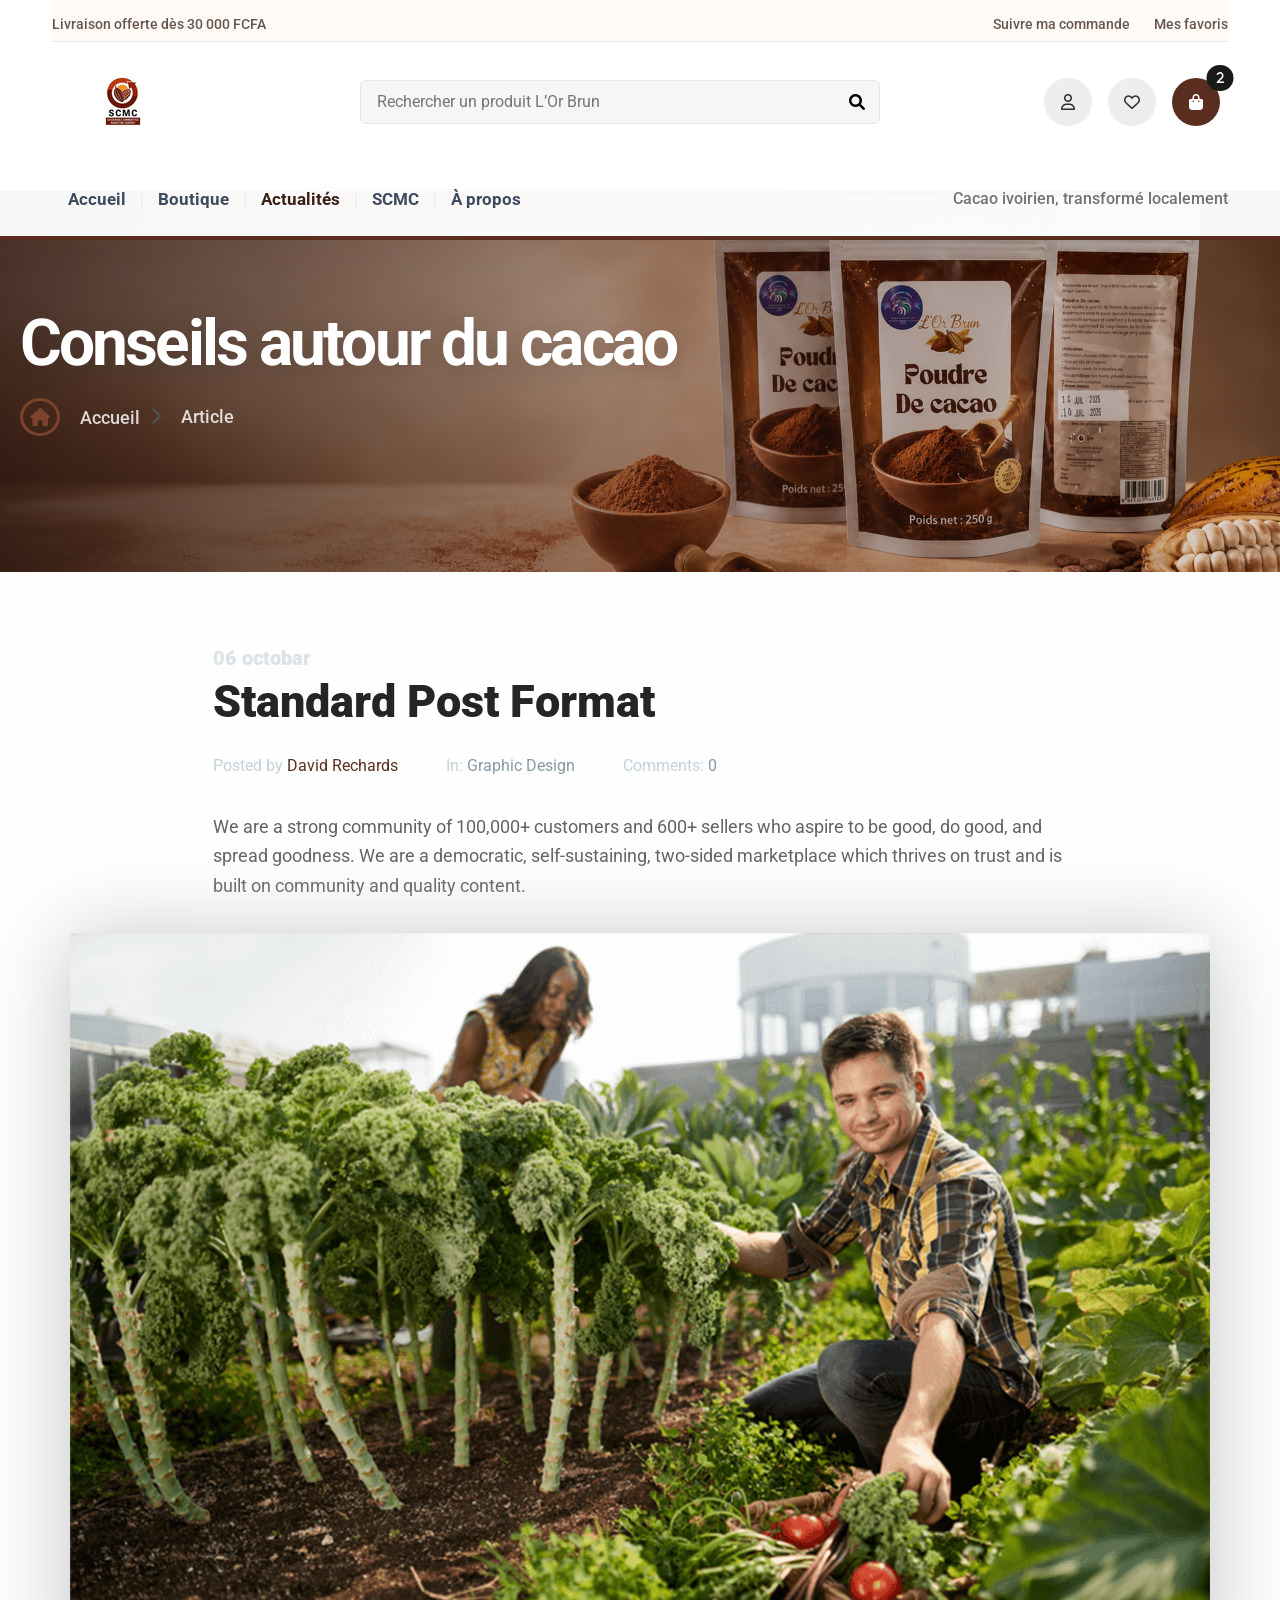
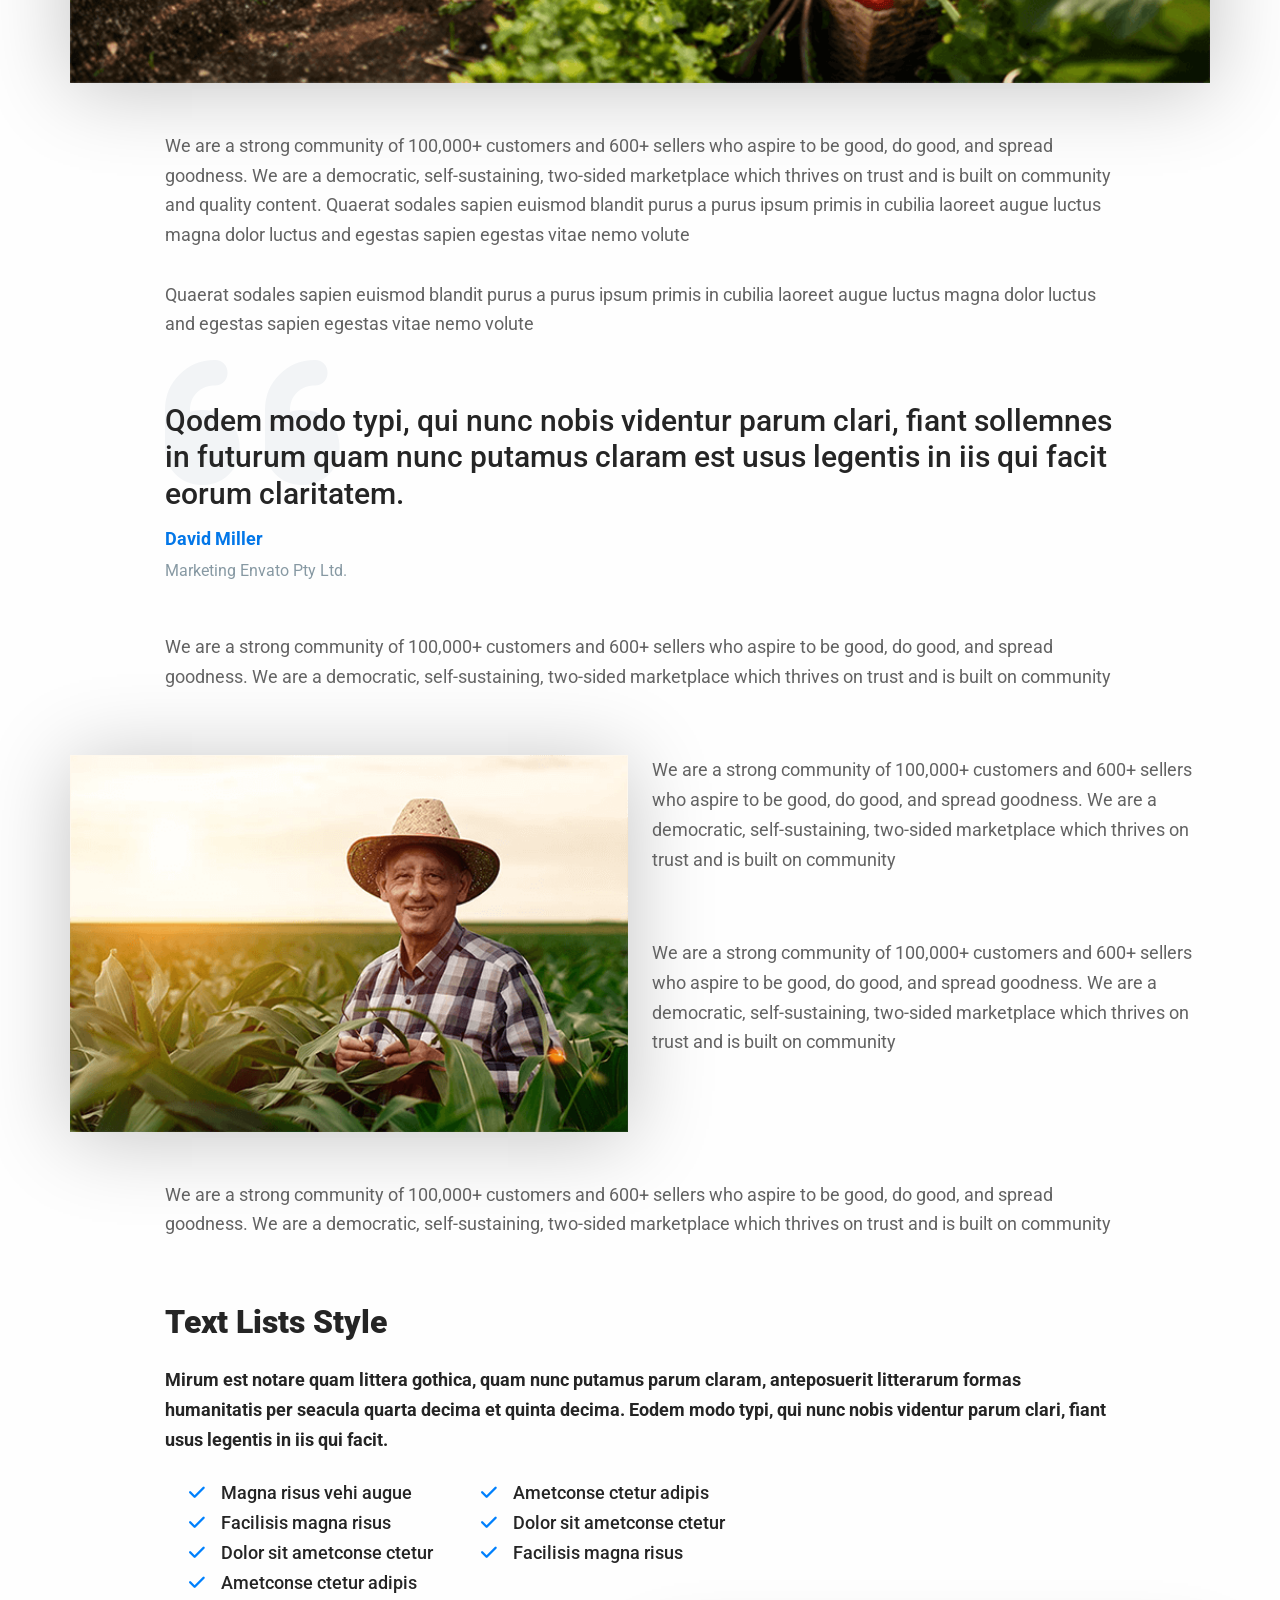
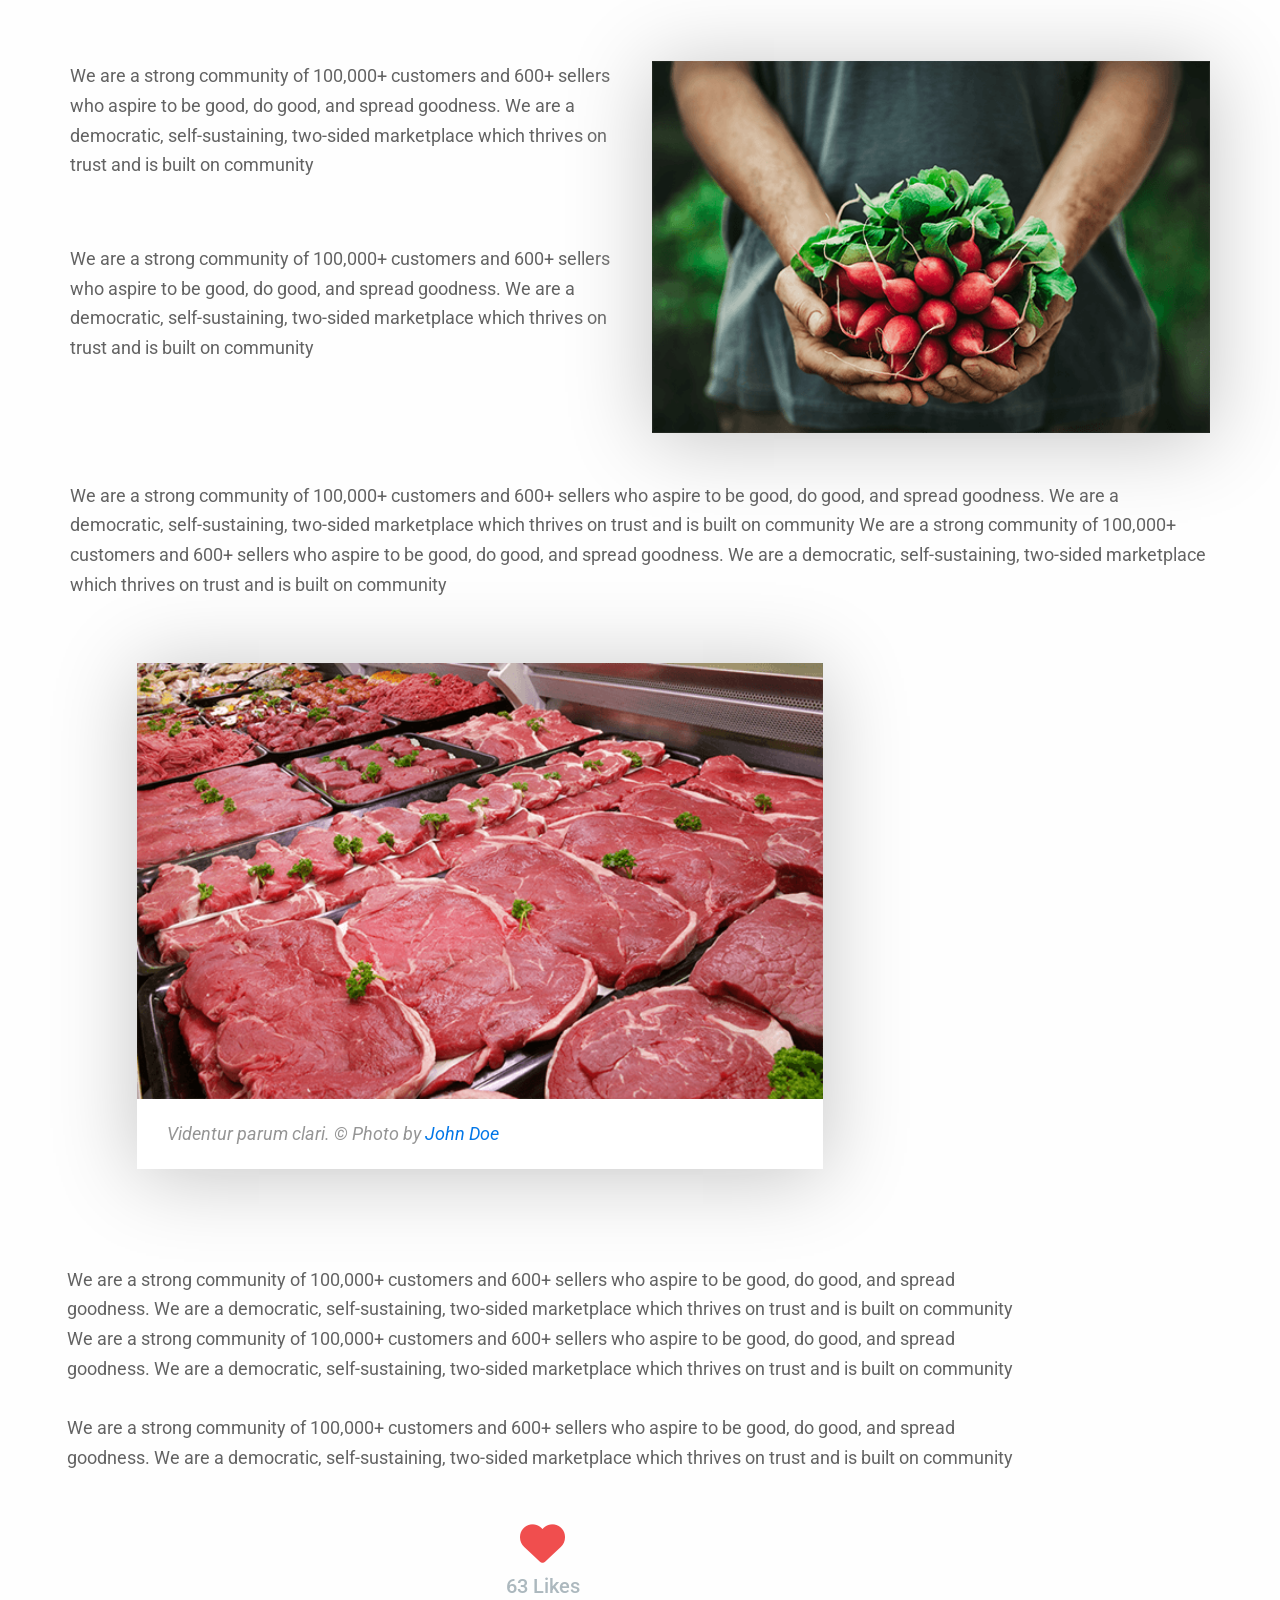
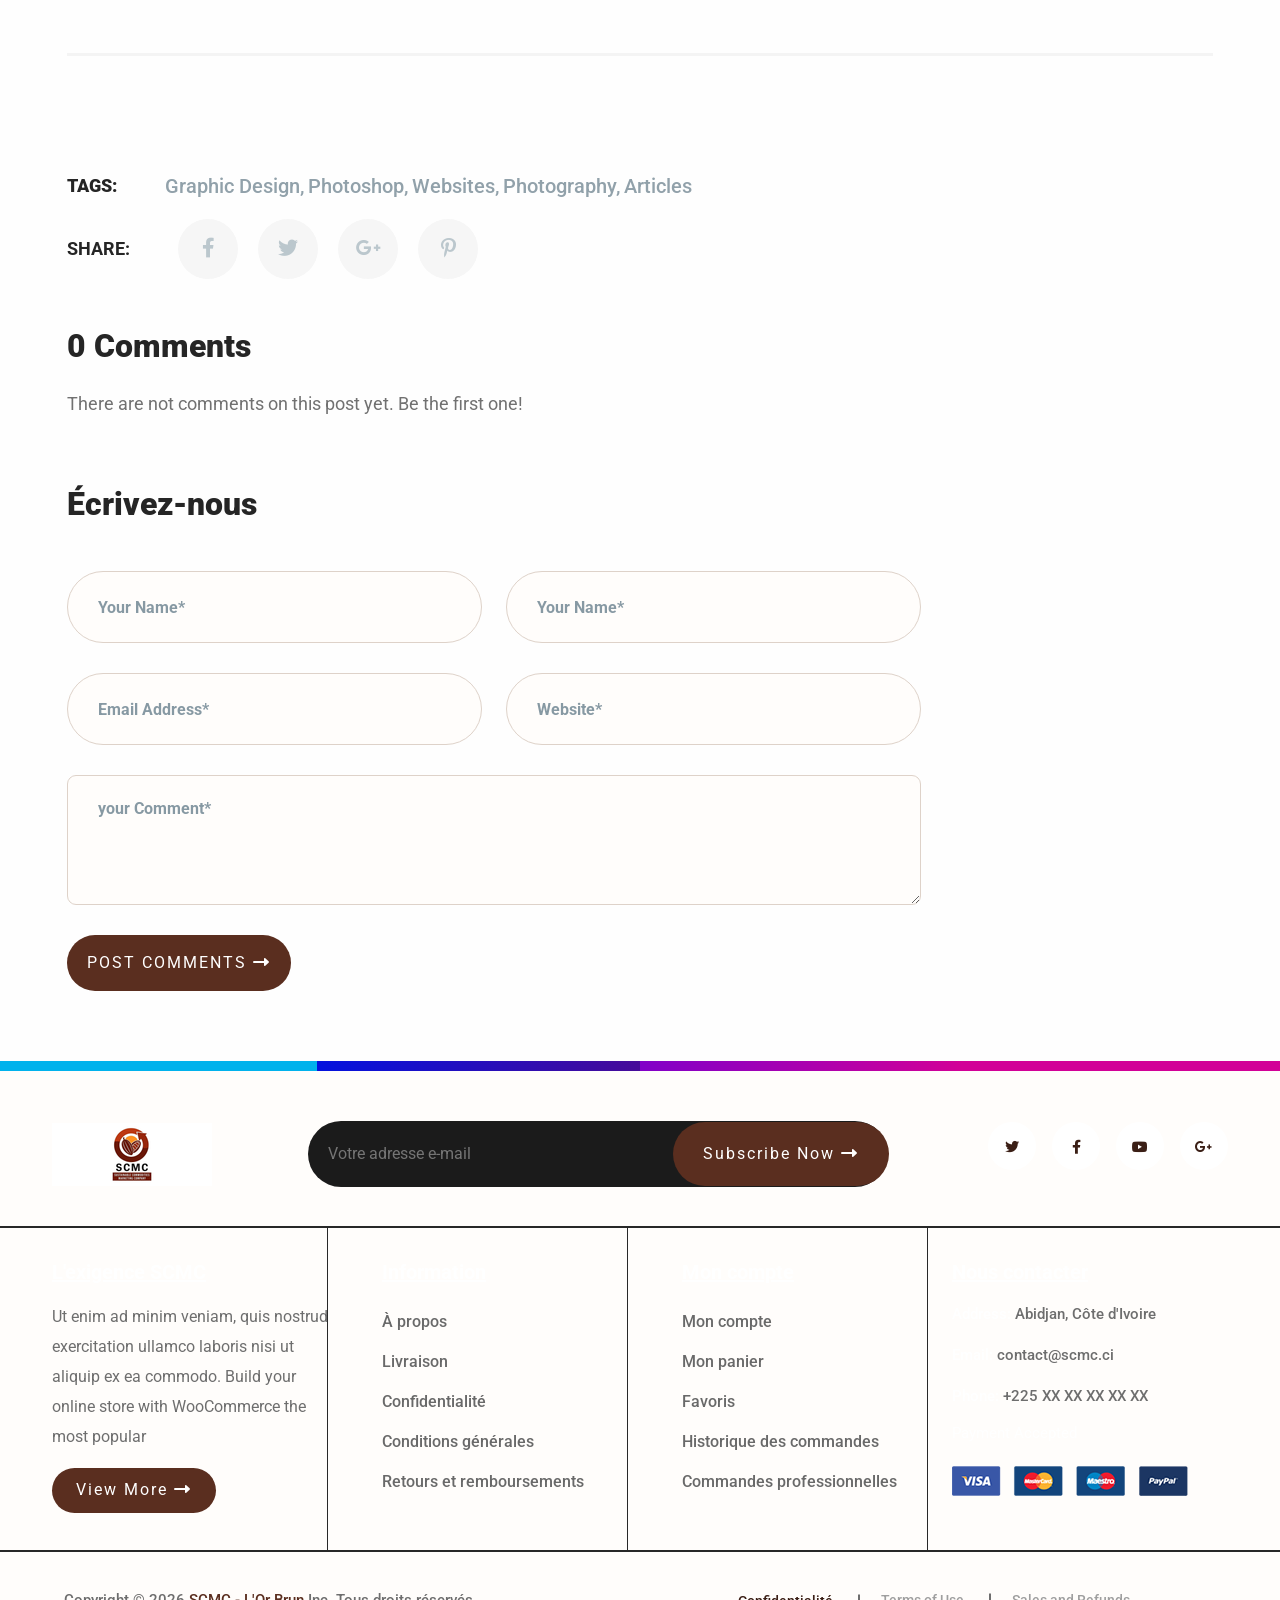
<file: blog-details.html>
<!DOCTYPE html>
<html lang="en">
<head>
    <meta charset="UTF-8">
    <meta http-equiv="X-UA-Compatible" content="IE=edge">
    <meta name="viewport" content="width=device-width, initial-scale=1.0">
    <title>Conseils et actualités cacao | SCMC</title>
    <!-- favicon icon -->
    <link rel="shortcut icon" href="assets/images/icons/favicon.ico" type="image/x-icon">

    <!-- Include fontawesome cdn -->
    <link rel="stylesheet" href="https://cdnjs.cloudflare.com/ajax/libs/font-awesome/6.0.0-beta3/css/all.min.css" integrity="sha512-Fo3rlrZj/k7ujTnHg4CGR2D7kSs0v4LLanw2qksYuRlEzO+tcaEPQogQ0KaoGN26/zrn20ImR1DfuLWnOo7aBA==" crossorigin="anonymous" referrerpolicy="no-referrer" />

    <!-- Include google fonts -->
    <link rel="preconnect" href="https://fonts.googleapis.com">
    <link rel="preconnect" href="https://fonts.gstatic.com" crossorigin>
    <link href="https://fonts.googleapis.com/css2?family=Montserrat:wght@400;500;600;700;800;900&family=Roboto:wght@400;500;700;900&display=swap" rel="stylesheet">

    <!-- Include bootstrap CSS -->
    <link rel="stylesheet" href="assets/css/bootstrap.min.css">

    <!-- Include aos CSS -->
    <link rel="stylesheet" href="assets/css/aos.css">

    <!-- Include magnific-popup CSS -->
    <link rel="stylesheet" href="assets/css/magnific-popup.css">

    <!-- Include nice-select CSS -->
    <link rel="stylesheet" href="assets/css/nice-select.css">

    <!-- Include slick-theme CSS -->
    <link rel="stylesheet" href="assets/css/slick-theme.css">

    <!-- Include slick CSS -->
    <link rel="stylesheet" href="assets/css/slick.css">

    <!-- Include stylesheet CSS -->
    <link rel="stylesheet" href="assets/css/style.css">
    <link rel="stylesheet" href="assets/css/scmc-pages.css">
</head>
<body class="scmc-inner-page">
    <!-- body wrap start -->
    <div class="body-wrap overflow-hidden">
        <!-- back-to-top start -->
        <div class="backtotop">
            <a href="#!" class="scroll">
                <i class="far fa-arrow-up fw-bold"></i>
            </a>
        </div>
        <!-- back-to-top end -->

        <!-- header section start -->
        <header class="about_header position-relative">
            <!-- top header start -->
            <div class="top_header_main position-relative bg-white">
                <div class="container d-none d-md-block">
                    <div class="header_top d-flex align-items-center justify-content-between">
                        <div class="header_top_content d-flex pt-2">
                            <span class="shipping">Livraison offerte dès 30 000 FCFA</span>
                        </div>
                        <div class="header_top_cont d-flex align-items-center pt-2">
                            <a href="about-us.html"><span class="vendor me-4">Vente professionnelle</span></a>
                            <a href="#"><span class="Order me-4">Suivre ma commande</span></a>
                            <a href="#"><span class="wish">Mes favoris</span></a>
                        </div>
                    </div>
                </div>
                <!-- top header end -->

                <!-- top inner navbar start -->
                <div class="top_inner_main">
                    <div class="top_inner_wrap">
                        <div class="container">
                            <div class="top_inner_content about_inner_cont d-flex justify-content-between align-items-center py-3">
                                <div class="top_inner_logo d-flex justify-content-between align-items-center">
                                    <a class="drop_bars text-dark me-4" href="#!" data-bs-toggle="offcanvas" data-bs-target="#offcanvasScrolling" aria-controls="offcanvasScrolling" aria-expanded="false" aria-label="Toggle navigation">
                                        <i class="fas fa-bars"></i>
                                    </a>
                                    <a href="index.html">
                                        <img src="assets/images/logo/logo.png" alt="image_not_found">
                                    </a>
                                </div>
                                <div class="top_inner_searchbar about_search position-relative d-none d-lg-block">
                                    <input class="py-2 px-3 name="search" type="search" placeholder="All   |   Rechercher un produit L'Or Brun">
                                    <span><i class="fas fa-search position-absolute"></i></span>
                                </div>
                                <div class="main_search_btn3 d-block d-lg-none ms-auto me-3"data-bs-toggle="collapse" data-bs-target="#main_search_collapse" aria-expanded="false" aria-controls="main_search_collapse">
                                    <span><i class="fas fa-search position-absolute search_icon"></i></span>
                                    <span><i class="fas fa-times search_close"></i></span>
                                </div>
                                <div class="navbar_user me-2">
                                    <div class="navbar_user_icon">
                                        <ul class="list-unstyled d-flex mb-0">
                                            <li class="pe-3 position-relative">
                                                <a href="#collapseExample" data-bs-toggle="collapse" href="#collapseExample" role="button" aria-expanded="false" aria-controls="collapseExample"><i class="far fa-user" data-toggle="collapse" role="button" data-target="#use_deropdown" aria-expanded="false" aria-controls="use_deropdown"></i>
                                                </a>
                                                <!-- user profile start -->
                                                <div id="collapseExample" class="collapse_dropdown collapse">
                                                    <div class="dropdown_content">
                                                        <div class="profile_info clearfix">
                                                            <div class="user_thumbnail">
                                                                <img src="assets/images/meta/meta1.png" alt="image_not_found">
                                                            </div>
                                                            <div class="user_content">
                                                                <h4 class="user_name">Jone Doe</h4>
                                                                <span class="user_title">Seller</span>
                                                            </div>
                                                        </div>
                                                        <ul class="settings_options ul_li_block clearfix">
                                                            <li><a href="#!"><i class="fas fa-user-circle"></i> Profile</a></li>
                                                            <li><a href="#!"><i class="fas fa-user-cog"></i> Settings</a></li>
                                                            <li><a href="#!"><i class="fas fa-sign-out-alt"></i> Logout</a></li>
                                                        </ul>
                                                    </div>
                                                </div>
                                            </li>
                                            <li class="pe-3"><a href="#!"><i class="far fa-heart"></i></a></li>
                                            <li><a href="#!"><i class="fas fa-shopping-bag position-relative" data-bs-toggle="offcanvas" data-bs-target="#offcanvasRight" aria-controls="offcanvasRight"><span class="position-absolute top-0 start-100 translate-middle badge rounded-pill bg-danger">2</span></i></a></li>
                                        </ul>
                                    </div>
                                </div>
                            </div>
                            <!-- mobile menubar start -->
                            <div class="offcanvas offcanvas-start" data-bs-scroll="true" data-bs-backdrop="false" tabindex="-1" id="offcanvasScrolling" aria-labelledby="offcanvasScrollingLabel">
                                <div class="offcanvas-header">
                                    <button type="button" class="btn-close mobile_menu_close text-reset" data-bs-dismiss="offcanvas" aria-label="Close"></button>
                                </div>
                                <div class="offcanvas-body">
                                    <ul class="navbar-nav main_menu_list m-auto">
                                       <li class="nav-item pe-4 dropdown">
                                          <a class="nav-link active" aria-current="page" href="#" id="home_submenu" role="button" data-bs-toggle="dropdown" aria-expanded="false">Home</a>
                                          <div class="dropdown-menu" aria-labelledby="home_submenu">
                                             <div class="sidebar_nav_item">
                                                <ul class="list-unstyled">
                                                   <li>
                                                      <a href="index.html">Home V.1</a>
                                                   </li>
                                                   <li>
                                                      <a href="index.html">Home V.2</a>
                                                   </li>
                                                   <li>
                                                      <a href="index.html">Home V.3</a>
                                                   </li>
                                                   <li>
                                                      <a href="index.html">Home V.4</a>
                                                   </li>
                                                </ul>
                                             </div>
                                          </div>
                                       </li>
                                       <li class="nav-item pe-4 dropdown">
                                          <a class="nav-link" href="#" id="shop_submenu" role="button" data-bs-toggle="dropdown" aria-expanded="false">Shop</a>
                                          <div class="dropdown-menu" aria-labelledby="shop_submenu">
                                             <div class="sidebar_nav_item">
                                                <ul class="list-unstyled">
                                                   <li>
                                                      <a href="shop-list.html">Shop Sidebar</a>
                                                   </li>
                                                   <li>
                                                      <a href="shop-list.html">Shop List</a>
                                                   </li>
                                                </ul>
                                             </div>
                                          </div>
                                       </li>
                                       <li class="nav-item pe-4 dropdown">
                                          <a class="nav-link" href="#" id="blog_submenu" role="button" data-bs-toggle="dropdown" aria-expanded="false">Blog</a>
                                          <div class="dropdown-menu" aria-labelledby="blog_submenu">
                                             <div class="sidebar_nav_item">
                                                <ul class="list-unstyled">
                                                   <li>
                                                      <a href="blog-details.html">Blog Details</a>
                                                   </li>
                                                   <li>
                                                      <a href="blog-list.html">Blog Grid</a>
                                                   </li>
                                                   <li>
                                                      <a href="blog-list.html">Blog List</a>
                                                   </li>
                                                </ul>
                                             </div>
                                          </div>
                                       </li>
                                       <li class="nav-item pe-5">
                                          <a class="nav-link" href="#!">Portfolio</a>
                                       </li>
                                       <li class="nav-item pe-4 dropdown">
                                          <a class="nav-link" href="#" id="page_submenu" role="button" data-bs-toggle="dropdown" aria-expanded="false">Pages</a>
                                          <div class="dropdown-menu" aria-labelledby="page_submenu">
                                             <div class="sidebar_nav_item">
                                                <ul class="list-unstyled">
                                                   <li>
                                                      <a href="cart.html">Cart Page</a>
                                                   </li>
                                                   <li>
                                                      <a href="faqs.html">Faqs Page</a>
                                                   </li>
                                                   <li>
                                                      <a href="about-us.html">À propos V.1</a>
                                                   </li>
                                                   <li>
                                                      <a href="about-us.html">À propos V.2</a>
                                                   </li>
                                                   <li>
                                                      <a href="about-us.html">Vendor Page</a>
                                                   </li>
                                                   <li>
                                                      <a href="about-us.html">Vendor Profile</a>
                                                   </li>
                                                   <li>
                                                      <a href="about-us.html">Vendor Dashboard</a>
                                                   </li>
                                                   <li>
                                                      <a href="product-detail.html">Product Details V.1</a>
                                                   </li>
                                                   <li>
                                                      <a href="product-detail.html">Product Details V.2</a>
                                                   </li>
                                                </ul>
                                             </div>
                                          </div>
                                       </li>
                                       <li class="nav-item pe-4 dropdown">
                                          <a class="nav-link" href="#" id="contact_submenu" role="button" data-bs-toggle="dropdown" aria-expanded="false">Contacts</a>
                                          <div class="dropdown-menu" aria-labelledby="contact_submenu">
                                             <div class="sidebar_nav_item">
                                                <ul class="list-unstyled">
                                                   <li>
                                                      <a href="contact-us.html">Nous contacter</a>
                                                   </li>
                                                </ul>
                                             </div>
                                          </div>
                                       </li>
                                    </ul>
                                 </div>

                            </div>
                        </div>
                    </div>
                    <!-- collapse search - start -->
                    <div class="main_search_collapse collapse" id="main_search_collapse">
                        <div class="main_search_form position-relative card">
                            <div class="container">
                                <form action="#">
                                    <div class="form_item position-relative">
                                        <input type="search" class="form-control rounded-pill py-3" name="search" placeholder="Search Your Product...">
                                        <button type="submit" class="submit_btn"><i class="fas fa-search"></i></button>
                                    </div>
                                </form>
                            </div>
                        </div>
                    </div>
                    <!-- collapse search - end -->
                </div>
                <!-- top inner navbar end -->

                <!-- bottom header start -->
                <div class="header_bottom_main header_border position-relative d-none d-lg-block">
                    <div class="container">
                        <nav class="navbar navbar-expand-lg navbar-light">
                            <button class="navbar-toggler" type="button" data-bs-toggle="collapse" data-bs-target="#navbarSupportedContent" aria-controls="navbarSupportedContent" aria-expanded="false" aria-label="Toggle navigation">
                                <span class="navbar-toggler-icon"></span>
                            </button>
                            <div class="collapse navbar-collapse" id="navbarSupportedContent">
                                <ul class="navbar-nav navbar_4 main_menu_list after_navbar">
                                    <li class="nav-item nav_item_has_child px-2 dropdown">
                                        <a class="nav-link active" aria-current="page" href="#" id="home_submenu" role="button" data-bs-toggle="dropdown" aria-expanded="false">Home</a>
                                        <div class="nav_item_submenu dropdown-menu" aria-labelledby="home_submenu" style="background-image: url(assets/images/mega/mega3.png)">
                                            <div class="nav_submenu_cont">
                                                <h4>Accueil</h4>
                                                <ul class="list-unstyled ms-3">
                                                    <li>
                                                        <a href="index.html">Home V.1</a>
                                                    </li>
                                                    <li>
                                                        <a href="index.html">Home V.2</a>
                                                    </li>
                                                    <li>
                                                        <a href="index.html">Home V.3</a>
                                                    </li>
                                                    <li>
                                                        <a href="index.html">Home V.4</a>
                                                    </li>
                                                    <li>
                                                        <a href="#">Home V.5</a>
                                                    </li>
                                                    <li>
                                                        <a href="#">Home V.6</a>
                                                    </li>
                                                </ul>
                                            </div>
                                        </div>
                                    </li>
                                    <li class="nav-item nav_item_has_child px-2 dropdown">
                                        <a class="nav-link" href="#" id="shop_submenu" role="button" data-bs-toggle="dropdown" aria-expanded="false">Shop</a>
                                        <div class="nav_item_submenu dropdown-menu" aria-labelledby="shop_submenu" style="background-image: url(assets/images/mega/mega3.png)">
                                            <div class="nav_submenu_cont">
                                                <h4>Boutique</h4>
                                                <ul class="list-unstyled ms-3">
                                                    <li>
                                                        <a href="shop-list.html">
                                                            <span class="item_title text-start">Shop Sidebar</span>
                                                        </a>
                                                    </li>
                                                    <li>
                                                        <a href="shop-list.html">
                                                            <span class="item_title text-start">Shop List</span>
                                                        </a>
                                                    </li>
                                                    <li>
                                                        <a href="#">
                                                            <span class="item_title text-start">Shop List 3</span>
                                                        </a>
                                                    </li>
                                                    <li>
                                                        <a href="#">
                                                            <span class="item_title text-start">Shop List 4</span>
                                                        </a>
                                                    </li>
                                                    <li>
                                                        <a href="#">
                                                            <span class="item_title text-start">Shop List 5</span>
                                                        </a>
                                                    </li>
                                                    <li>
                                                        <a href="#">
                                                            <span class="item_title text-start">Shop List 6</span>
                                                        </a>
                                                    </li>
                                                </ul>
                                            </div>
                                        </div>
                                    </li>
                                    <li class="nav-item nav_item_has_child px-2 dropdown">
                                        <a class="nav-link" href="#" id="blog_submenu" role="button" data-bs-toggle="dropdown" aria-expanded="false">Blog</a>
                                        <div class="nav_item_submenu dropdown-menu" aria-labelledby="blog_submenu" style="background-image: url(assets/images/mega/mega3.png)">
                                            <div class="nav_submenu_cont">
                                                <h4>Actualités</h4>
                                                <ul class="list-unstyled ms-3">
                                                    <li>
                                                        <a href="blog-details.html">Blog Details</a>
                                                    </li>
                                                    <li>
                                                        <a href="blog-list.html">Blog Grid</a>
                                                    </li>
                                                    <li>
                                                        <a href="blog-list.html">Blog List 1</a>
                                                    </li>
                                                    <li>
                                                        <a href="#">Blog List 2</a>
                                                    </li>
                                                    <li>
                                                        <a href="#">Blog List 3</a>
                                                    </li>
                                                    <li>
                                                        <a href="#">Blog List 4</a>
                                                    </li>
                                                </ul>
                                            </div>
                                        </div>
                                    </li>
                                    <li class="nav-item nav_item_has_child px-2">
                                        <a class="nav-link" href="#!">Portfolio</a>
                                    </li>
                                    <li class="nav-item nav_item_has_child px-2 dropdown">
                                        <a class="nav-link" href="#" id="page_submenu" role="button" data-bs-toggle="dropdown" aria-expanded="false">Pages</a>
                                        <div class="nav_item_megamenu dropdown-menu" aria-labelledby="page_submenu">
                                            <div class="container p-0">
                                                <div class="row">
                                                    <div class="col-lg-4">
                                                        <div class="mega_thumb_area position-relative" style="background-image: url(assets/images/sales/sale1.png);">
                                                            <div class="thumb_text">
                                                                <h2><font>100%</font> Pure <br> Natural Cacao</h2>
                                                                <span>Produits cacao Sale 30% Off</span>
                                                                <a href="#"><button type="button" class="btn custom_btn rounded-pill text-white mt-3">View More</button></a>
                                                            </div>
                                                        </div>
                                                    </div>
                                                    <div class="col-lg-4">
                                                        <div class="mega_item_area ms-5 my-4 position-relative">
                                                            <h4>Pages utiles</h4>
                                                            <ul class="list-unstyled">
                                                                <li>
                                                                    <a href="cart.html">Cart Page</a>
                                                                </li>
                                                                <li>
                                                                    <a href="faqs.html">Faqs Page</a>
                                                                </li>
                                                                <li>
                                                                    <a href="about-us.html">À propos V.1</a>
                                                                </li>
                                                                <li>
                                                                    <a href="about-us.html">À propos V.2</a>
                                                                </li>
                                                                <li>
                                                                    <a href="checkout.html">Checkout Page</a>
                                                                </li>
                                                                <li>
                                                                    <a href="shop-list.html">Compare Page</a>
                                                                </li>
                                                            </ul>
                                                            <div class="mega_item_thumb1 position-absolute">
                                                                <img src="assets/images/mega/mega1.png" alt="image_not_found">
                                                            </div>
                                                        </div>
                                                    </div>
                                                    <div class="col-lg-4">
                                                        <div class="mega_item_area my-4 position-relative">
                                                            <h4>Pages utiles </h4>
                                                            <ul class="list-unstyled">
                                                                <li>
                                                                    <a href="about-us.html">
                                                                        <span class="item_title text-start">Vendor Page</span>
                                                                    </a>
                                                                </li>
                                                                <li>
                                                                    <a href="about-us.html">
                                                                        <span class="item_title text-start">Vendor Profile</span>
                                                                    </a>
                                                                </li>
                                                                <li>
                                                                    <a href="about-us.html">
                                                                        <span class="item_title text-start">Vendor Dashboard</span>
                                                                    </a>
                                                                </li>
                                                                <li>
                                                                    <a href="product-detail.html">
                                                                        <span class="item_title text-start">Product Details V.1</span>
                                                                    </a>
                                                                </li>
                                                                <li>
                                                                    <a href="product-detail.html">
                                                                        <span class="item_title text-start">Product Details V.2</span>
                                                                    </a>
                                                                </li>
                                                            </ul>
                                                            <div class="mega_item_thumb2 position-absolute">
                                                                <img src="assets/images/mega/mega2.png" alt="image_not_found">
                                                            </div>
                                                        </div>
                                                    </div>
                                                </div>
                                            </div>
                                        </div>
                                    </li>
                                    <li class="nav-item nav_item_has_child px-2">
                                        <a class="nav-link" href="#!">Nos offres</a>
                                    </li>
                                </ul>
                            </div>
                            <!-- recent view -->
                            <a href="#staticBackdrop" data-bs-toggle="modal">
                                <span class="recent_view">Cacao ivoirien, transformé localement <i class="fas fa-long-arrow-alt-right"></i></span>
                            </a>
                        </nav>
                    </div>
                </div>
            </header>

            <!-- main body start -->
            <main>

                <!-- sidebar section start -->
                <section class="sidebar_section">
                    <div class="sidebar_content_wrap">
                        <div class="container">
                            <div class="row">
                                <div class="offcanvas offcanvas-end" tabindex="-1" id="offcanvasRight" aria-labelledby="offcanvasRightLabel">
                                    <div class="offcanvas-header align-items-center">
                                        <h5 class="mb-0">Produits cacao</h5>
                                        <button type="button" class="btn-close text-reset text-end" data-bs-dismiss="offcanvas" aria-label="Close"></button>
                                    </div>
                                    <div class="offcanvas-body">
                                        <div class="prdc_ctg_product_content mt-1 d-flex align-items-center">
                                            <div class="prdc_ctg_product_img d-flex justify-content-center align-items-center me-3">
                                                <img src="assets/images/category/cat6.png" alt="image_not_found">
                                            </div>
                                            <div class="prdc_ctg_product_text">
                                                <div class="prdc_ctg_product_title my-2">
                                                    <h5>Poudre de cacao L'Or Brun</h5>
                                                </div>
                                                <div class="prdc_ctg_product_price mt-1 product_price">
                                                    <span class="sale_price pe-1">5 000 FCFA</span>
                                                    <del>7 000 FCFA</del>
                                                </div>
                                            </div>
                                        </div>
                                        <div class="prdc_ctg_product_content mt-1 d-flex align-items-center">
                                            <div class="prdc_ctg_product_img d-flex justify-content-center align-items-center me-3">
                                                <img src="assets/images/category/cat7.png" alt="image_not_found">
                                            </div>
                                            <div class="prdc_ctg_product_text">
                                                <div class="prdc_ctg_product_title my-2">
                                                    <h5>Poudre de cacao L'Or Brun</h5>
                                                </div>
                                                <div class="prdc_ctg_product_price mt-1 product_price">
                                                    <span class="sale_price pe-1">4 000 FCFA</span>
                                                    <del>$60.00</del>
                                                </div>
                                            </div>
                                        </div>
                                        <div class="prdc_ctg_product_content mt-1 d-flex align-items-center">
                                            <div class="prdc_ctg_product_img d-flex justify-content-center align-items-center me-3">
                                                <img src="assets/images/category/cat8.png" alt="image_not_found">
                                            </div>
                                            <div class="prdc_ctg_product_text">
                                                <div class="prdc_ctg_product_title my-2">
                                                    <h5>Poudre de cacao L'Or Brun</h5>
                                                </div>
                                                <div class="prdc_ctg_product_price mt-1 product_price">
                                                    <span class="sale_price pe-1">7 000 FCFA</span>
                                                    <del>9 000 FCFA</del>
                                                </div>
                                            </div>
                                        </div>
                                        <div class="total_price">
                                            <ul class="ul_li_block mb_30 clearfix">
                                                <li>
                                                    <span>Subtotal:</span>
                                                    <span>$215</span>
                                                </li>
                                                <li>
                                                    <span>Vat 5%:</span>
                                                    <span>$10.75</span>
                                                </li>
                                                <li>
                                                    <span>Discount 15%:</span>
                                                    <span>- $32.25</span>
                                                </li>
                                                <li>
                                                    <span>Total:</span>
                                                    <span>$191.8875</span>
                                                </li>
                                            </ul>
                                        </div>
                                        <div class="sidebar_btns">
                                            <ul class="btns_group ul_li_block clearfix">
                                                <li><a href="cart.html">View Cart</a></li>
                                                <li><a href="checkout.html">Checkout</a></li>
                                            </ul>
                                        </div>
                                    </div>
                                </div>
                            </div>
                        </div>
                    </div>
                </section>
                <!-- sidebar section end -->

                <!-- Breadcrumb section start -->
                <section class="breadcrumb_sec_1 position-relative">
                    <div class="breadcrumb_wrap sec_space_mid_small" style="background-image: url(assets/images/breadcrumb/breadcrumb-scmc-v2.png);">
                        <div class="breadcrumb_cont text-center">
                            <div class="breadcrumb_title">
                                <h2 class="text-white">Conseils autour du cacao</h2>
                            </div>
                            <ul class="list-unstyled breadcrumb_item d-flex justify-content-center align-items-center text-white">
                                <li><a href="index.html"><i class="fas fa-home active"></i>Accueil</a></li>

                                <li><i class="fas fa-chevron-right"></i>Article</li>
                            </ul>
                        </div>
                    </div>
                </section>
                <!-- Breadcrumb section end -->

                <!-- blog details start -->
                <section class="blog_details sec_space_xs_70">
                    <div class="container-sm">
                        <div class="row justify-content-center">
                            <div class="col-md-9">
                                <div class="blog_details_cont">
                                    <span class="blog_date"> 06 octobar</span>
                                    <h2 class="blog_title text-capitalize">standard post format</h2>
                                    <div class="blog_author_cont d-flex align-items-center py-3">
                                        <span class="author_name me-5"><font>Posted by</font> David Rechards</span>
                                        <span class="author_position me-5"><font>In:</font> Graphic Design</span>
                                        <span class="author_comment"><font>Comments:</font> 0</span>
                                    </div>
                                    <p class="blog_desc py-3">We are a strong community of 100,000+ customers and 600+ sellers who aspire to be good, do good, and spread goodness. We are a democratic, self-sustaining, two-sided marketplace which thrives on trust and is built on community and quality content.</p>
                                </div>
                            </div>
                            <div class="col">
                                <div class="blog_image">
                                    <img src="assets/images/blog/blog3.png" alt="image_not_found">
                                </div>
                            </div>
                            <div class="col-md-10">
                                <p class="blog_desc py-3 py-sm-5">
                                    We are a strong community of 100,000+ customers and 600+ sellers who aspire to be good, do good, and spread goodness. We are a democratic, self-sustaining, two-sided marketplace which thrives on trust and is built on community and quality content. Quaerat sodales sapien euismod blandit purus a purus ipsum primis in cubilia laoreet augue luctus magna dolor luctus and egestas sapien egestas vitae nemo volute
                                    <br><br>
                                    Quaerat sodales sapien euismod blandit purus a purus ipsum primis in cubilia laoreet augue luctus magna dolor luctus and egestas sapien egestas vitae nemo volute
                                </p>
                                <div class="blog_testimonial position-relative">
                                    <span>Qodem modo typi, qui nunc nobis videntur parum clari, fiant sollemnes in futurum quam nunc putamus claram est usus legentis in iis qui facit eorum claritatem.</span>
                                    <i class="fa-solid fa-quote-left position-absolute quote"></i>
                                </div>
                                <h6 class="blog_author_name pt-3">David Miller</h6>
                                <span class="blog_author_position">Marketing Envato Pty Ltd.</span>
                                <p class="blog_desc py-3 py-sm-5">We are a strong community of 100,000+ customers and 600+ sellers who aspire to be good, do good, and spread goodness. We are a democratic, self-sustaining, two-sided marketplace which thrives on trust and is built on community</p>
                            </div>
                            <div class="col">
                                <div class="row ">
                                    <div class="col-md-6">
                                        <div class="blog_image2">
                                            <img src="assets/images/blog/blog4.png" alt="image_not_found">
                                        </div>
                                    </div>
                                    <div class="col-md-6">
                                        <p class="blog_desc">
                                            We are a strong community of 100,000+ customers and 600+ sellers who aspire to be good, do good, and spread goodness. We are a democratic, self-sustaining, two-sided marketplace which thrives on trust and is built on community
                                        </p>
                                        <p class="blog_desc py-3 py-sm-5">
                                            We are a strong community of 100,000+ customers and 600+ sellers who aspire to be good, do good, and spread goodness. We are a democratic, self-sustaining, two-sided marketplace which thrives on trust and is built on community
                                        </p>
                                    </div>
                                </div>
                            </div>
                            <div class="col-md-10">
                                <p class="blog_desc py-3 py-sm-5">
                                    We are a strong community of 100,000+ customers and 600+ sellers who aspire to be good, do good, and spread goodness. We are a democratic, self-sustaining, two-sided marketplace which thrives on trust and is built on community
                                </p>
                            </div>
                            <div class="col-md-10">
                                <div class="text_style_wrap mb-5">
                                    <h3 class="text_style_title">Text Lists Style</h3>
                                    <p class="text_style_desc my-4">Mirum est notare quam littera gothica, quam nunc putamus parum claram, anteposuerit litterarum formas humanitatis per seacula quarta decima et quinta decima. Eodem modo typi, qui nunc nobis videntur parum clari, fiant usus legentis in iis qui facit.</p>
                                    <div class="text_style_cont ms-4 d-flex">
                                        <div class="text_style_item">
                                            <ul class="list-unstyled style_item">
                                                <li><i class="fas fa-check"></i> Magna risus vehi augue</li>
                                                <li><i class="fas fa-check"></i> Facilisis magna risus</li>
                                                <li><i class="fas fa-check"></i> Dolor sit ametconse ctetur</li>
                                                <li><i class="fas fa-check"></i> Ametconse ctetur adipis</li>
                                            </ul>
                                        </div>
                                        <div class="text_style_item ms-5">
                                            <ul class="list-unstyled style_item">
                                                <li><i class="fas fa-check"></i> Ametconse ctetur adipis</li>
                                                <li><i class="fas fa-check"></i> Dolor sit ametconse ctetur</li>
                                                <li><i class="fas fa-check"></i> Facilisis magna risus</li>
                                            </ul>
                                        </div>
                                    </div>
                                </div>
                            </div>
                            <div class="col">
                                <div class="row ">
                                    <div class="col-md-6">
                                        <p class="blog_desc">
                                            We are a strong community of 100,000+ customers and 600+ sellers who aspire to be good, do good, and spread goodness. We are a democratic, self-sustaining, two-sided marketplace which thrives on trust and is built on community
                                        </p>
                                        <p class="blog_desc py-3 py-sm-5">
                                            We are a strong community of 100,000+ customers and 600+ sellers who aspire to be good, do good, and spread goodness. We are a democratic, self-sustaining, two-sided marketplace which thrives on trust and is built on community
                                        </p>
                                    </div>
                                    <div class="col-md-6">
                                        <div class="blog_image2">
                                            <img src="assets/images/blog/blog5.png" alt="image_not_found">
                                        </div>
                                    </div>
                                </div>
                                <p class="blog_desc pt-5">
                                    We are a strong community of 100,000+ customers and 600+ sellers who aspire to be good, do good, and spread goodness. We are a democratic, self-sustaining, two-sided marketplace which thrives on trust and is built on community We are a strong community of 100,000+ customers and 600+ sellers who aspire to be good, do good, and spread goodness. We are a democratic, self-sustaining, two-sided marketplace which thrives on trust and is built on community
                                </p>
                            </div>
                        </div>
                        <div class="row">
                            <div class="col-md-8 mt-5">
                                <div class="blog_image3 d-flex flex-column bg-white">
                                    <img src="assets/images/blog/blog6.png" alt="image_not_found">
                                    <span class="photo_credit bg-white">Videntur parum clari. © Photo by <font>John Doe</font></span>
                                </div>
                            </div>
                        </div>
                        <div class="row">
                            <div class="col-md-10 mt-5">
                                <p class="blog_desc pt-5">
                                    We are a strong community of 100,000+ customers and 600+ sellers who aspire to be good, do good, and spread goodness. We are a democratic, self-sustaining, two-sided marketplace which thrives on trust and is built on community <br>
                                    We are a strong community of 100,000+ customers and 600+ sellers who aspire to be good, do good, and spread goodness. We are a democratic, self-sustaining, two-sided marketplace which thrives on trust and is built on community <br><br>

                                    We are a strong community of 100,000+ customers and 600+ sellers who aspire to be good, do good, and spread goodness. We are a democratic, self-sustaining, two-sided marketplace which thrives on trust and is built on community
                                </p>
                                <div class="blog_wishlist d-flex flex-column align-items-center mt-5">
                                    <span><i class="fas fa-heart"></i></span>
                                    <span class="like_num">63 Likes</span>
                                </div>
                            </div>
                        </div>
                        <hr>
                        <div class="row">
                            <div class="col-md-8 sec_space_xxs_50">
                                <div class="tags_cont d-flex align-items-center mt-5">
                                    <span class="tags_title text-uppercase me-5">Tags:</span>
                                    <div class="tags_item">
                                        <a href="#!"><span>Graphic Design,</span></a>
                                        <a href="#!"><span>Photoshop,</span></a>
                                        <a href="#!"><span>Websites,</span></a>
                                        <a href="#!"> <span>Photography,</span></a>
                                        <a href="#!"><span>Articles</span></a>
                                    </div>
                                </div>
                                <div class="share_cont d-flex align-items-center mt-3">
                                    <span class="share_title text-uppercase me-5">share:</span>
                                    <ul class="share_socials ul_li_right clearfix">
                                        <li><a href="#!"><i class="fab fa-facebook-f"></i></a></li>
                                        <li><a href="#!"><i class="fab fa-twitter"></i></a></li>
                                        <li><a href="#!"><i class="fab fa-google-plus-g"></i></a></li>
                                        <li><a href="#!"><i class="fab fa-pinterest-p"></i></a></li>
                                    </ul>
                                </div>
                                <div class="commments_cont mt-5">
                                    <h3>0 Comments</h3>
                                    <p class="comments_desc mt-4">There are not comments on this post yet. Be the first one!</p>
                                </div>
                            </div>
                        </div>
                        <div class="row">
                            <div class="col-md-9">
                                <h3 class="comment_area_title mb-5">Écrivez-nous</h3>
                                <div class="comment_form_area">
                                    <form action="#">
                                        <div class="row">
                                            <div class="col-lg-6">
                                                <div class="form_item">
                                                    <input class="rounded-pill" type="text" name="name" placeholder="Your Name*" required>
                                                </div>
                                            </div>
                                            <div class="col-lg-6">
                                                <div class="form_item">
                                                    <input class="rounded-pill" type="text" name="name" placeholder="Your Name*" required>
                                                </div>
                                            </div>
                                            <div class="col-lg-6">
                                                <div class="form_item">
                                                    <input class="rounded-pill" type="email" name="email" placeholder="Email Address*" required>
                                                </div>
                                            </div>
                                            <div class="col-lg-6">
                                                <div class="form_item">
                                                    <input class="rounded-pill" type="text" name="name" placeholder="Website*" required>
                                                </div>
                                            </div>
                                        </div>
                                        <div class="form_item">
                                            <textarea name="comment" placeholder="your Comment*"></textarea>
                                        </div>
                                        <button type="submit" class="btn custom_btn rounded-pill py-3 text-white text-uppercase">Post Comments <i class="fas fa-long-arrow-alt-right"></i></button>
                                    </form>
                                </div>
                            </div>
                        </div>
                    </div>
                </section>
                <!-- blog details end -->
            </main>
            <!-- main body end -->

            <!-- footer section start -->
            <footer class="footer_section position-relative border_top">
                <div class="footer_section_wrap sec_top_space_50" style="background-image: url(assets/images/footer/footer.png)">
                    <div class="container">
                        <div class="footer_top_content d-flex flex-column flex-lg-row justify-content-between align-items-center">
                            <div class="footer_top_logo">
                                <a href="blog-details.html"><img src="assets/images/logo/logo2.png" alt="image_not_found"></a>
                            </div>
                            <div class="footer_top_subs position-relative">
                                <input class="rounded-pill" type="search" name="search" placeholder="Votre adresse e-mail">
                                <a href="#!"><button type="button" class="btn custom_btn rounded-pill text-white position-absolute">Subscribe Now <i class="fas fa-long-arrow-alt-right"></i></button></a>
                            </div>
                            <div class="footer_top_social">
                                <ul class="list-unstyled d-flex justify-content-end">
                                    <li class="me-3"><a href="#!"><i class="fab fa-twitter"></i></a></li>
                                    <li class="me-3"><a href="#!"><i class="fab fa-facebook-f"></i></a></li>
                                    <li class="me-3"><a href="#!"><i class="fab fa-youtube"></i></a></li>
                                    <li><a href="#!"><i class="fab fa-google-plus-g"></i></a></li>
                                </ul>
                            </div>
                        </div>
                        <div class="footer_inner_content sec_space_xs_70">
                            <div class="footer_inner_content_wrap">
                                <div class="row">
                                    <div class="col-md-6 col-lg-3">
                                        <div class="footer_inner_choose_content">
                                            <div class="footer_inner_choose_title">
                                                <h4>
                                                    <a href="#!" class="text-white">L'exigence SCMC</a>
                                                </h4>
                                            </div>
                                            <div class="footer_inner_choose_desc pt-2">
                                                <p>Ut enim ad minim veniam, quis nostrud exercitation ullamco laboris nisi ut aliquip ex ea
                                                    commodo. Build your online store with WooCommerce the most popular </p>
                                                </div>
                                                <div class="footer_inner_choose">
                                                    <a href="#!"><button type="button" class="btn custom_btn rounded-pill px-4 text-white">View More <i class="fas fa-long-arrow-alt-right"></i></button></a>
                                                </div>
                                            </div>
                                        </div>
                                        <div class="col-md-6 col-lg-3">
                                            <div class="footer_inner_info_content">
                                                <div class="footer_inner_info_title">
                                                    <h4>
                                                        <a href="#!" class="text-white">Information</a>
                                                    </h4>
                                                </div>
                                                <div class="footer_inner_info_item pt-2">
                                                    <ul class="list-unstyled">
                                                        <li><a href="#!">À propos</a></li>
                                                        <li><a href="#!">Livraison</a></li>
                                                        <li><a href="#!">Confidentialité</a></li>
                                                        <li><a href="#!">Conditions générales</a></li>
                                                        <li><a href="#!">Retours et remboursements</a></li>
                                                    </ul>
                                                </div>
                                            </div>
                                        </div>
                                        <div class="col-md-6 col-lg-3">
                                            <div class="footer_inner_acct_content">
                                                <div class="footer_inner_acct_title">
                                                    <h4>
                                                        <a href="#!" class="text-white">Mon compte</a>
                                                    </h4>
                                                </div>
                                                <div class="footer_inner_acct_item pt-2">
                                                    <ul class="list-unstyled">
                                                        <li><a href="#!">Mon compte</a></li>
                                                        <li><a href="#!">Mon panier</a></li>
                                                        <li><a href="#!">Favoris</a></li>
                                                        <li><a href="#!">Historique des commandes</a></li>
                                                        <li><a href="#!">Commandes professionnelles</a></li>
                                                    </ul>
                                                </div>
                                            </div>
                                        </div>
                                        <div class="col-md-6 col-lg-3">
                                            <div class="footer_inner_cotc_content">
                                                <div class="footer_inner_ctc_title">
                                                    <h4>
                                                        <a href="#!" class="text-white">Nous contacter</a>
                                                    </h4>
                                                </div>
                                                <div class="footer_inner_ctc_info pt-2 text-white">
                                                    <p>Address: <font>Abidjan, Côte d'Ivoire</font></p>
                                                    <p>Email: <font>contact@scmc.ci</font></p>
                                                    <p>Phone: <font>+225 XX XX XX XX XX</font></p>
                                                    <div class="footer_inner_payment_ctc">
                                                        <div class="footer_inner_payment_title">
                                                            <h5 class="text-white">Payment Accepted</h5>
                                                        </div>
                                                        <div class="footer_inner_payment_thumb pt-3">
                                                            <a href="#!"><img src="assets/images/payment/payment.png" alt="image_not_found"></a>
                                                        </div>
                                                    </div>
                                                </div>
                                            </div>
                                        </div>
                                    </div>
                                </div>
                            </div>
                            <div class="footer_bootom_content">
                                <div class="footer_bootom_wrap">
                                   <div class="container">
                                      <div class="row">
                                         <div class="col-md-6">
                                            <div class="footer_bootom_copyright">
                                               <p>Copyright © 2026 <font>SCMC - L'Or Brun</font> Inc. Tous droits réservés.</p>
                                            </div>
                                         </div>
                                         <div class="col-md-6">
                                            <div class="footer_bootom_privicy_cont d-flex justify-content-center align-items-center">
                                               <div class="footer_bootom_privicy pe-5">
                                                  <a href="#!"><p class="priv position-relative">Confidentialité</p></a>
                                               </div>
                                               <div class="footer_bootom_terms pe-5">
                                                  <p class="position-relative">Terms of Use</p>
                                               </div>
                                               <div class="footer_bootom_refunds">
                                                  <p>Sales and Refunds</p>
                                               </div>
                                            </div>
                                         </div>
                                      </div>
                                   </div>
                                </div>
                             </div>
                        </div>
                    </div>
                </footer>
                <!-- footer section end -->

                <!-- view recently products start -->

                <div class="modal fade recent_product" id="staticBackdrop" data-bs-backdrop="static" data-bs-keyboard="false" tabindex="-1" aria-labelledby="staticBackdropLabel" aria-hidden="true">
                    <div class="modal-dialog modal-dialog-centered">
                        <div class="modal-content">
                            <div class="modal-header">
                                <h2 class="recent_product_title">Produits populaires</h2>
                                <button type="button" class="btn-close" data-bs-dismiss="modal" aria-label="Close"></button>
                            </div>
                            <div class="modal-body">
                                <div class="container">
                                    <div class="row g-2">
                                        <div class="col-sm-6 col-lg-4">
                                            <div class="product_layout_1 overflow-hidden position-relative">
                                                <div class="product_layout_content bg-white position-relative">
                                                    <div class="product_image_wrap">
                                                        <a class="product_image d-flex justify-content-center align-items-center" href="product-detail.html">
                                                            <img src="assets/images/product/product9.png" alt="image_not_found">
                                                        </a>
                                                        <ul class="product_badge_group ul_li_block">
                                                            <li><span class="product_badge badge_meats position-absolute rounded-pill text-uppercase">Meats</span></li>
                                                            <li><span class="product_badge badge_discount position-absolute rounded-pill">-27%</span></li>
                                                        </ul>
                                                        <ul class="product_action_btns ul_li_block d-flex">
                                                            <li><a class="tooltips" data-placement="top" title="Search Product" href="#!"><i class="fas fa-search"></i></a></li>
                                                            <li><a class="tooltips" data-placement="top" title="Add To Cart" href="#product_quick_view" data-bs-toggle="modal"><i class="fas fa-shopping-bag"></i></a></li>
                                                        </ul>
                                                    </div>
                                                    <div class="rating_wrap d-flex">
                                                        <ul class="rating_star ul_li">
                                                            <li class="active"><i class="fas fa-star"></i></li>
                                                            <li class="active"><i class="fas fa-star"></i></li>
                                                            <li class="active"><i class="fas fa-star"></i></li>
                                                            <li class="active"><i class="fas fa-star"></i></li>
                                                            <li><i class="far fa-star"></i></li>
                                                        </ul>
                                                        <span class="shop_review_text">( 4.0 )</span>
                                                    </div>
                                                    <div class="product_content">
                                                        <h3 class="product_title">
                                                            <a href="product-detail.html">Poudre de cacao L'Or Brun</a>
                                                        </h3>
                                                        <div class="product_price">
                                                            <span class="sale_price pe-1">5 000 FCFA</span>
                                                            <del>6 500 FCFA</del>
                                                        </div>
                                                    </div>
                                                </div>
                                            </div>
                                        </div>
                                        <div class="col-sm-6 col-lg-4">
                                            <div class="product_layout_1 overflow-hidden position-relative">
                                                <div class="product_layout_content bg-white position-relative">
                                                    <div class="product_image_wrap">
                                                        <a class="product_image d-flex justify-content-center align-items-center" href="product-detail.html">
                                                            <img src="assets/images/product/product10.png" alt="image_not_found">
                                                        </a>
                                                        <ul class="product_badge_group ul_li_block">
                                                            <li><span class="product_badge badge_meats position-absolute rounded-pill text-uppercase">Meats</span></li>
                                                            <li><span class="product_badge badge_discount position-absolute rounded-pill">-27%</span></li>
                                                        </ul>
                                                        <ul class="product_action_btns ul_li_block d-flex">
                                                            <li><a class="tooltips" data-placement="top" title="Search Product" href="#!"><i class="fas fa-search"></i></a></li>
                                                            <li><a class="tooltips" data-placement="top" title="Add To Cart" href="#product_quick_view" data-bs-toggle="modal"><i class="fas fa-shopping-bag"></i></a></li>
                                                        </ul>
                                                    </div>
                                                    <div class="rating_wrap d-flex">
                                                        <ul class="rating_star ul_li">
                                                            <li class="active"><i class="fas fa-star"></i></li>
                                                            <li class="active"><i class="fas fa-star"></i></li>
                                                            <li class="active"><i class="fas fa-star"></i></li>
                                                            <li class="active"><i class="fas fa-star"></i></li>
                                                            <li><i class="far fa-star"></i></li>
                                                        </ul>
                                                        <span class="shop_review_text">( 4.0 )</span>
                                                    </div>
                                                    <div class="product_content">
                                                        <h3 class="product_title">
                                                            <a href="product-detail.html">Poudre de cacao L'Or Brun</a>
                                                        </h3>
                                                        <div class="product_price">
                                                            <span class="sale_price pe-1">5 000 FCFA</span>
                                                            <del>6 500 FCFA</del>
                                                        </div>
                                                    </div>
                                                </div>
                                            </div>
                                        </div>
                                        <div class="col-sm-6 col-lg-4">
                                            <div class="product_layout_1 overflow-hidden position-relative">
                                                <div class="product_layout_content bg-white position-relative">
                                                    <div class="product_image_wrap">
                                                        <a class="product_image d-flex justify-content-center align-items-center" href="product-detail.html">
                                                            <img src="assets/images/product/product11.png" alt="image_not_found">
                                                        </a>
                                                        <ul class="product_badge_group ul_li_block">
                                                            <li><span class="product_badge badge_meats position-absolute rounded-pill text-uppercase">Meats</span></li>
                                                            <li><span class="product_badge badge_discount position-absolute rounded-pill">-27%</span></li>
                                                        </ul>
                                                        <ul class="product_action_btns ul_li_block d-flex">
                                                            <li><a class="tooltips" data-placement="top" title="Search Product" href="#!"><i class="fas fa-search"></i></a></li>
                                                            <li><a class="tooltips" data-placement="top" title="Add To Cart" href="#product_quick_view" data-bs-toggle="modal"><i class="fas fa-shopping-bag"></i></a></li>
                                                        </ul>
                                                    </div>
                                                    <div class="rating_wrap d-flex">
                                                        <ul class="rating_star ul_li">
                                                            <li class="active"><i class="fas fa-star"></i></li>
                                                            <li class="active"><i class="fas fa-star"></i></li>
                                                            <li class="active"><i class="fas fa-star"></i></li>
                                                            <li class="active"><i class="fas fa-star"></i></li>
                                                            <li><i class="far fa-star"></i></li>
                                                        </ul>
                                                        <span class="shop_review_text">( 4.0 )</span>
                                                    </div>
                                                    <div class="product_content">
                                                        <h3 class="product_title">
                                                            <a href="product-detail.html">Poudre de cacao L'Or Brun</a>
                                                        </h3>
                                                        <div class="product_price">
                                                            <span class="sale_price pe-1">5 000 FCFA</span>
                                                            <del>6 500 FCFA</del>
                                                        </div>
                                                    </div>
                                                </div>
                                            </div>
                                        </div>
                                        <div class="col-sm-6 col-lg-4">
                                            <div class="product_layout_1 overflow-hidden position-relative">
                                                <div class="product_layout_content bg-white position-relative">
                                                    <div class="product_image_wrap">
                                                        <a class="product_image d-flex justify-content-center align-items-center" href="product-detail.html">
                                                            <img src="assets/images/product/product12.png" alt="image_not_found">
                                                        </a>
                                                        <ul class="product_badge_group ul_li_block">
                                                            <li><span class="product_badge badge_meats position-absolute rounded-pill text-uppercase">Meats</span></li>
                                                            <li><span class="product_badge badge_discount position-absolute rounded-pill">-27%</span></li>
                                                        </ul>
                                                        <ul class="product_action_btns ul_li_block d-flex">
                                                            <li><a class="tooltips" data-placement="top" title="Search Product" href="#!"><i class="fas fa-search"></i></a></li>
                                                            <li><a class="tooltips" data-placement="top" title="Add To Cart" href="#product_quick_view" data-bs-toggle="modal"><i class="fas fa-shopping-bag"></i></a></li>
                                                        </ul>
                                                    </div>
                                                    <div class="rating_wrap d-flex">
                                                        <ul class="rating_star ul_li">
                                                            <li class="active"><i class="fas fa-star"></i></li>
                                                            <li class="active"><i class="fas fa-star"></i></li>
                                                            <li class="active"><i class="fas fa-star"></i></li>
                                                            <li class="active"><i class="fas fa-star"></i></li>
                                                            <li><i class="far fa-star"></i></li>
                                                        </ul>
                                                        <span class="shop_review_text">( 4.0 )</span>
                                                    </div>
                                                    <div class="product_content">
                                                        <h3 class="product_title">
                                                            <a href="product-detail.html">Poudre de cacao L'Or Brun</a>
                                                        </h3>
                                                        <div class="product_price">
                                                            <span class="sale_price pe-1">5 000 FCFA</span>
                                                            <del>6 500 FCFA</del>
                                                        </div>
                                                    </div>
                                                </div>
                                            </div>
                                        </div>
                                        <div class="col-sm-6 col-lg-4">
                                            <div class="product_layout_1 overflow-hidden position-relative">
                                                <div class="product_layout_content bg-white position-relative">
                                                    <div class="product_image_wrap">
                                                        <a class="product_image d-flex justify-content-center align-items-center" href="product-detail.html">
                                                            <img src="assets/images/product/product9.png" alt="image_not_found">
                                                        </a>
                                                        <ul class="product_badge_group ul_li_block">
                                                            <li><span class="product_badge badge_meats position-absolute rounded-pill text-uppercase">Meats</span></li>
                                                            <li><span class="product_badge badge_discount position-absolute rounded-pill">-27%</span></li>
                                                        </ul>
                                                        <ul class="product_action_btns ul_li_block d-flex">
                                                            <li><a class="tooltips" data-placement="top" title="Search Product" href="#!"><i class="fas fa-search"></i></a></li>
                                                            <li><a class="tooltips" data-placement="top" title="Add To Cart" href="#product_quick_view" data-bs-toggle="modal"><i class="fas fa-shopping-bag"></i></a></li>
                                                        </ul>
                                                    </div>
                                                    <div class="rating_wrap d-flex">
                                                        <ul class="rating_star ul_li">
                                                            <li class="active"><i class="fas fa-star"></i></li>
                                                            <li class="active"><i class="fas fa-star"></i></li>
                                                            <li class="active"><i class="fas fa-star"></i></li>
                                                            <li class="active"><i class="fas fa-star"></i></li>
                                                            <li><i class="far fa-star"></i></li>
                                                        </ul>
                                                        <span class="shop_review_text">( 4.0 )</span>
                                                    </div>
                                                    <div class="product_content">
                                                        <h3 class="product_title">
                                                            <a href="product-detail.html">Poudre de cacao L'Or Brun</a>
                                                        </h3>
                                                        <div class="product_price">
                                                            <span class="sale_price pe-1">5 000 FCFA</span>
                                                            <del>6 500 FCFA</del>
                                                        </div>
                                                    </div>
                                                </div>
                                            </div>
                                        </div>
                                        <div class="col-sm-6 col-lg-4">
                                            <div class="product_layout_1 overflow-hidden position-relative">
                                                <div class="product_layout_content bg-white position-relative">
                                                    <div class="product_image_wrap">
                                                        <a class="product_image d-flex justify-content-center align-items-center" href="product-detail.html">
                                                            <img src="assets/images/product/product10.png" alt="image_not_found">
                                                        </a>
                                                        <ul class="product_badge_group ul_li_block">
                                                            <li><span class="product_badge badge_meats position-absolute rounded-pill text-uppercase">Meats</span></li>
                                                            <li><span class="product_badge badge_discount position-absolute rounded-pill">-27%</span></li>
                                                        </ul>
                                                        <ul class="product_action_btns ul_li_block d-flex">
                                                            <li><a class="tooltips" data-placement="top" title="Search Product" href="#!"><i class="fas fa-search"></i></a></li>
                                                            <li><a class="tooltips" data-placement="top" title="Add To Cart" href="#product_quick_view" data-bs-toggle="modal"><i class="fas fa-shopping-bag"></i></a></li>
                                                        </ul>
                                                    </div>
                                                    <div class="rating_wrap d-flex">
                                                        <ul class="rating_star ul_li">
                                                            <li class="active"><i class="fas fa-star"></i></li>
                                                            <li class="active"><i class="fas fa-star"></i></li>
                                                            <li class="active"><i class="fas fa-star"></i></li>
                                                            <li class="active"><i class="fas fa-star"></i></li>
                                                            <li><i class="far fa-star"></i></li>
                                                        </ul>
                                                        <span class="shop_review_text">( 4.0 )</span>
                                                    </div>
                                                    <div class="product_content">
                                                        <h3 class="product_title">
                                                            <a href="product-detail.html">Poudre de cacao L'Or Brun</a>
                                                        </h3>
                                                        <div class="product_price">
                                                            <span class="sale_price pe-1">5 000 FCFA</span>
                                                            <del>6 500 FCFA</del>
                                                        </div>
                                                    </div>
                                                </div>
                                            </div>
                                        </div>
                                    </div>
                                </div>
                            </div>
                        </div>
                    </div>
                </div>

                <!-- view recently products end -->

                <!-- quick-view start -->

                <div class="modal fade quick_view" id="product_quick_view" tabindex="-1" aria-labelledby="exampleModalLabel" aria-hidden="true">
                    <div class="modal-dialog modal-dialog-centered">
                        <div class="modal-content position-relative">
                            <button type="button" class="btn-close position-absolute" data-bs-dismiss="modal" aria-label="Close"><i class="fas fa-times"></i></button>
                            <div class="modal-body p-0">
                                <div class="container-fluid-full product10_wrap sec_space_small" style="background-image: url(assets/images/backgrounds/bg17.png)">
                                    <div class="row justify-content-center p-5">
                                        <div class="col-lg-6">
                                            <div class="product10_thumb_content d-flex flex-column">
                                                <div class="product11_slide_item">
                                                    <div class="d-flex justify-content-center align-items-center position-relative overflow-hidden">
                                                        <img src="assets/images/product/product40.png" alt="image_not_found">
                                                    </div>
                                                    <div class="d-flex justify-content-center align-items-center position-relative overflow-hidden">
                                                        <img src="assets/images/product/product40.png" alt="image_not_found">
                                                    </div>
                                                    <div class="d-flex justify-content-center align-items-center position-relative overflow-hidden">
                                                        <img src="assets/images/product/product40.png" alt="image_not_found">
                                                    </div>
                                                </div>

                                                <div class="product10_thumb_item product11_slide_thumb">
                                                    <div class="thumb_item">
                                                        <a href="#!"><img src="assets/images/product/product6.png" alt="image_not_found"></a>
                                                    </div>
                                                    <div class="thumb_item">
                                                        <a href="#!"><img src="assets/images/product/product8.png" alt="image_not_found"></a>
                                                    </div>
                                                    <div class="thumb_item">
                                                        <a href="#!"><img src="assets/images/product/product23.png" alt="image_not_found"></a>
                                                    </div>
                                                    <div class="thumb_item">
                                                        <a href="#!"><img src="assets/images/product/product6.png" alt="image_not_found"></a>
                                                    </div>
                                                    <div class="thumb_item">
                                                        <a href="#!"><img src="assets/images/product/product8.png" alt="image_not_found"></a>
                                                    </div>
                                                    <div class="thumb_item">
                                                        <a href="#!"><img src="assets/images/product/product23.png" alt="image_not_found"></a>
                                                    </div>
                                                </div>
                                            </div>
                                        </div>
                                        <div class="col-lg-6">
                                            <div class="rating_wrap d-flex justify-content-between">
                                                <div class="rating_review_cont d-flex d-flex align-items-center">
                                                    <ul class="rating_star ul_li">
                                                        <li class="active"><i class="fas fa-star"></i></li>
                                                        <li class="active"><i class="fas fa-star"></i></li>
                                                        <li class="active"><i class="fas fa-star"></i></li>
                                                        <li class="active"><i class="fas fa-star"></i></li>
                                                        <li><i class="far fa-star"></i></li>
                                                    </ul>
                                                    <a href="#!" class="review">Read 3 Reviews</a>
                                                </div>
                                                <div class="product_btn">
                                                    <a href="#"><button type="button" class="btn custom_btn rounded-pill px-4 text-white">Smoothies</button></a>
                                                </div>
                                            </div>
                                            <h2 class="product_detail_title">Produits L'Or Brun</h2>
                                            <p class="product_detail_desc py-2">Morbi eget congue lectus. Donec eleifend ultricies urna et euismod. Sed consectetur tellus eget odio aliquet, vel vestibulum tellus sollicitudin. Morbi maximus metus eu eros tincidunt, vitae mollis ante imperdiet. Nulla imperdiet at mauris ut posuere. Nam at ultrices justo.</p>
                                            <div class="product10_quantity_btn_wrap d-flex align-items-center">
                                                <div class="quantity_input bg-white">
                                                    <form action="#">
                                                        <span class="input_number_decrement">–</span>
                                                        <input class="input_number" value="2KG">
                                                        <span class="input_number_increment">+</span>
                                                    </form>
                                                </div>
                                                <a href="#"><button type="button" class="btn custom_btn rounded-pill ms-3 px-5 py-3 text-white">Order Now <i class="fas fa-long-arrow-alt-right"></i></button></a>
                                            </div>
                                            <div class="product_tags_wrap d-flex align-items-center mt-5">
                                                <h6 class="product_tags_title text-uppercase">tags:</h6>
                                                <div class="tags_item d-flex align-items-center">
                                                    <a href="#!">T-shirt,</a>
                                                    <a class="ms-1" href="#!">Clothes,</a>
                                                    <a class="ms-1" href="#!">Fashion,</a>
                                                    <a class="ms-1" href="#!">Shop</a>
                                                </div>
                                            </div>
                                            <div class="product_social_links d-flex align-items-center">
                                                <h6 class="product_social_title text-uppercase">share:</h6>
                                                <ul class="list-unstyled d-flex mb-0">
                                                    <li><a href="#!"><i class="fab fa-facebook-f"></i></a></li>
                                                    <li><a href="#!"><i class="fab fa-twitter"></i></a></li>
                                                    <li><a href="#!"><i class="fab fa-google-plus-g"></i></a></li>
                                                    <li><a href="#!"><i class="fab fa-pinterest-p"></i></a></li>
                                                </ul>
                                            </div>
                                        </div>
                                    </div>
                                </div>
                            </div>
                        </div>
                    </div>
                </div>

                <!-- quick-view end -->

            </div>
            <!-- body wrap end -->

            <!-- Include jquery js -->
            <script src="assets/js/jquery.min.js"></script>

            <!-- Include bootstrap-bundle js -->
            <script src="assets/js/bootstrap.bundle.min.js"></script>

            <!-- Include aos js -->
            <script src="assets/js/aos.js"></script>

            <!-- Include jquery-magnific-popup js -->
            <script src="assets/js/magnific-popup.min.js"></script>

            <!-- Include nice-select js -->
            <script src="assets/js/nice-select.min.js"></script>

            <!-- Include jquery-countdown js -->
            <script src="assets/js/countdown.min.js"></script>

            <!-- Include slick js -->
            <script src="assets/js/slick.min.js"></script>

            <!-- Include custom js -->
            <script src="assets/js/custom.js"></script>

        </body>
        </html>
</file>
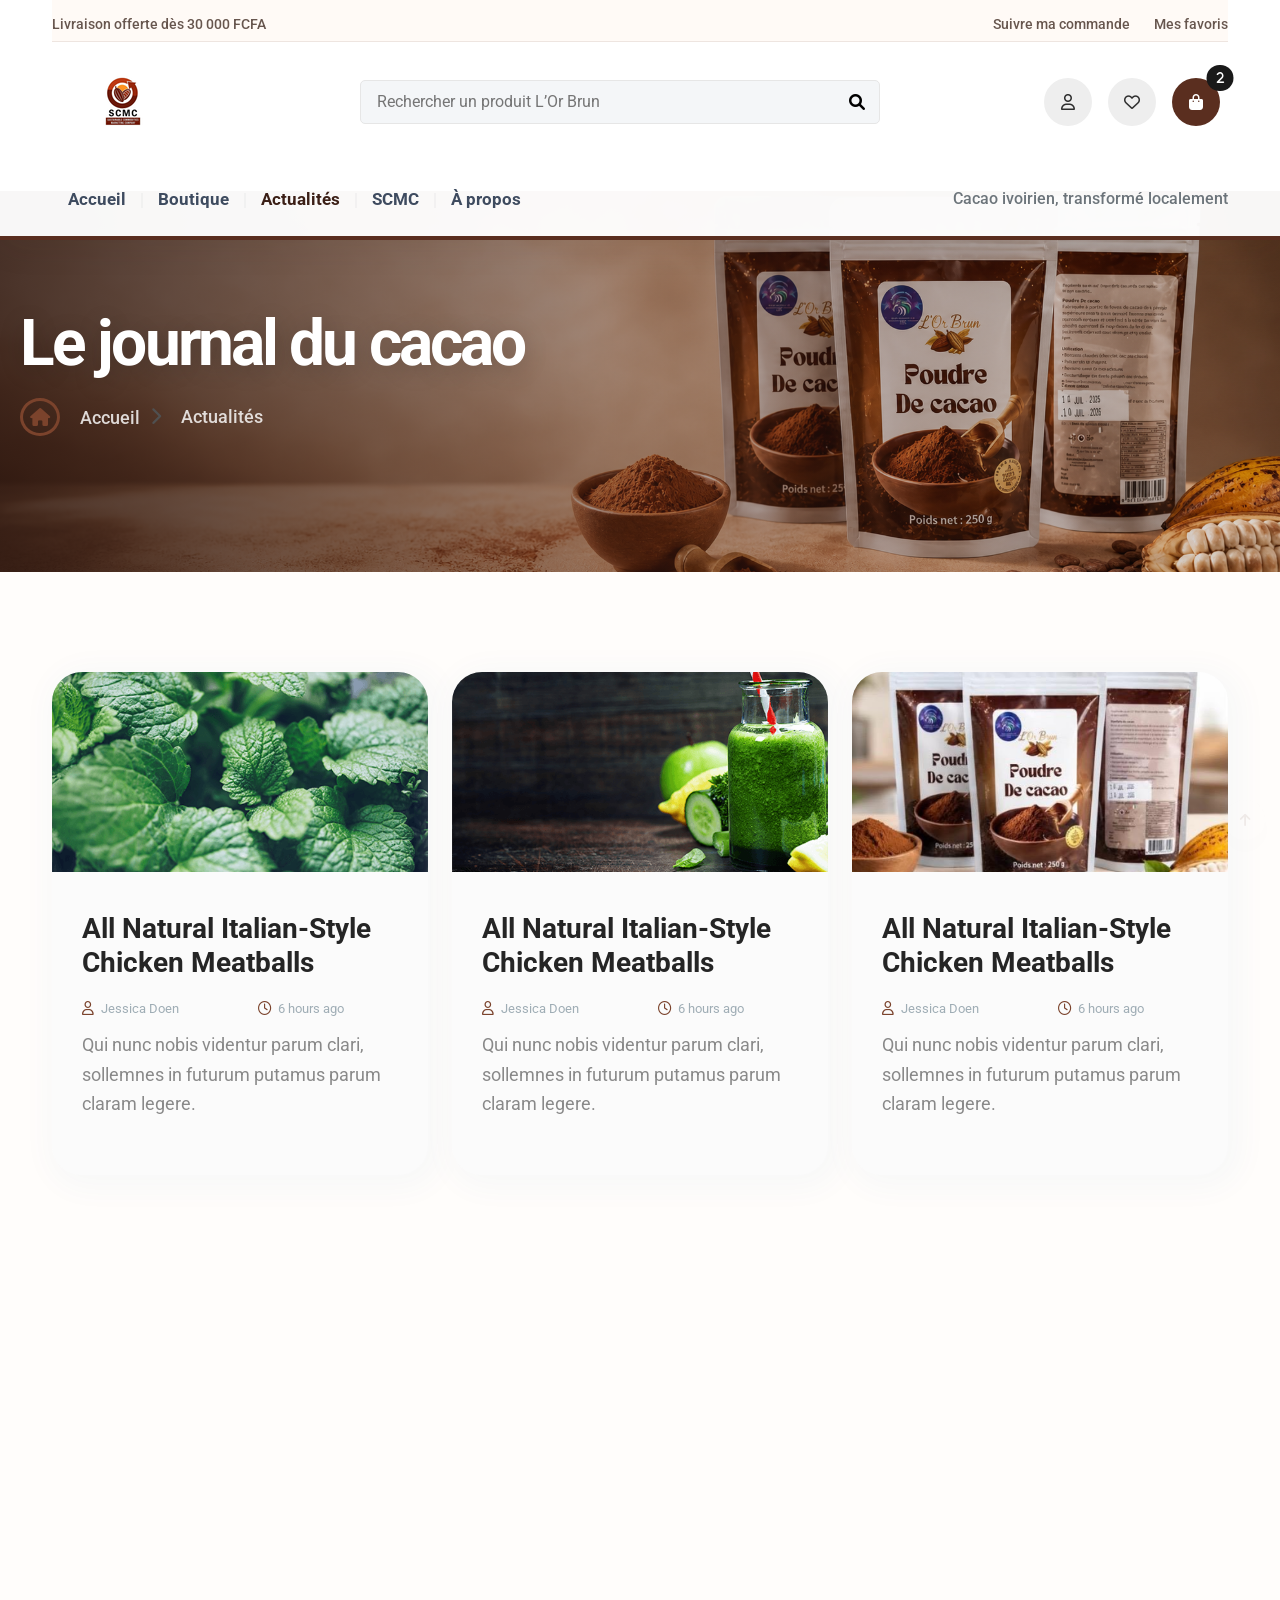
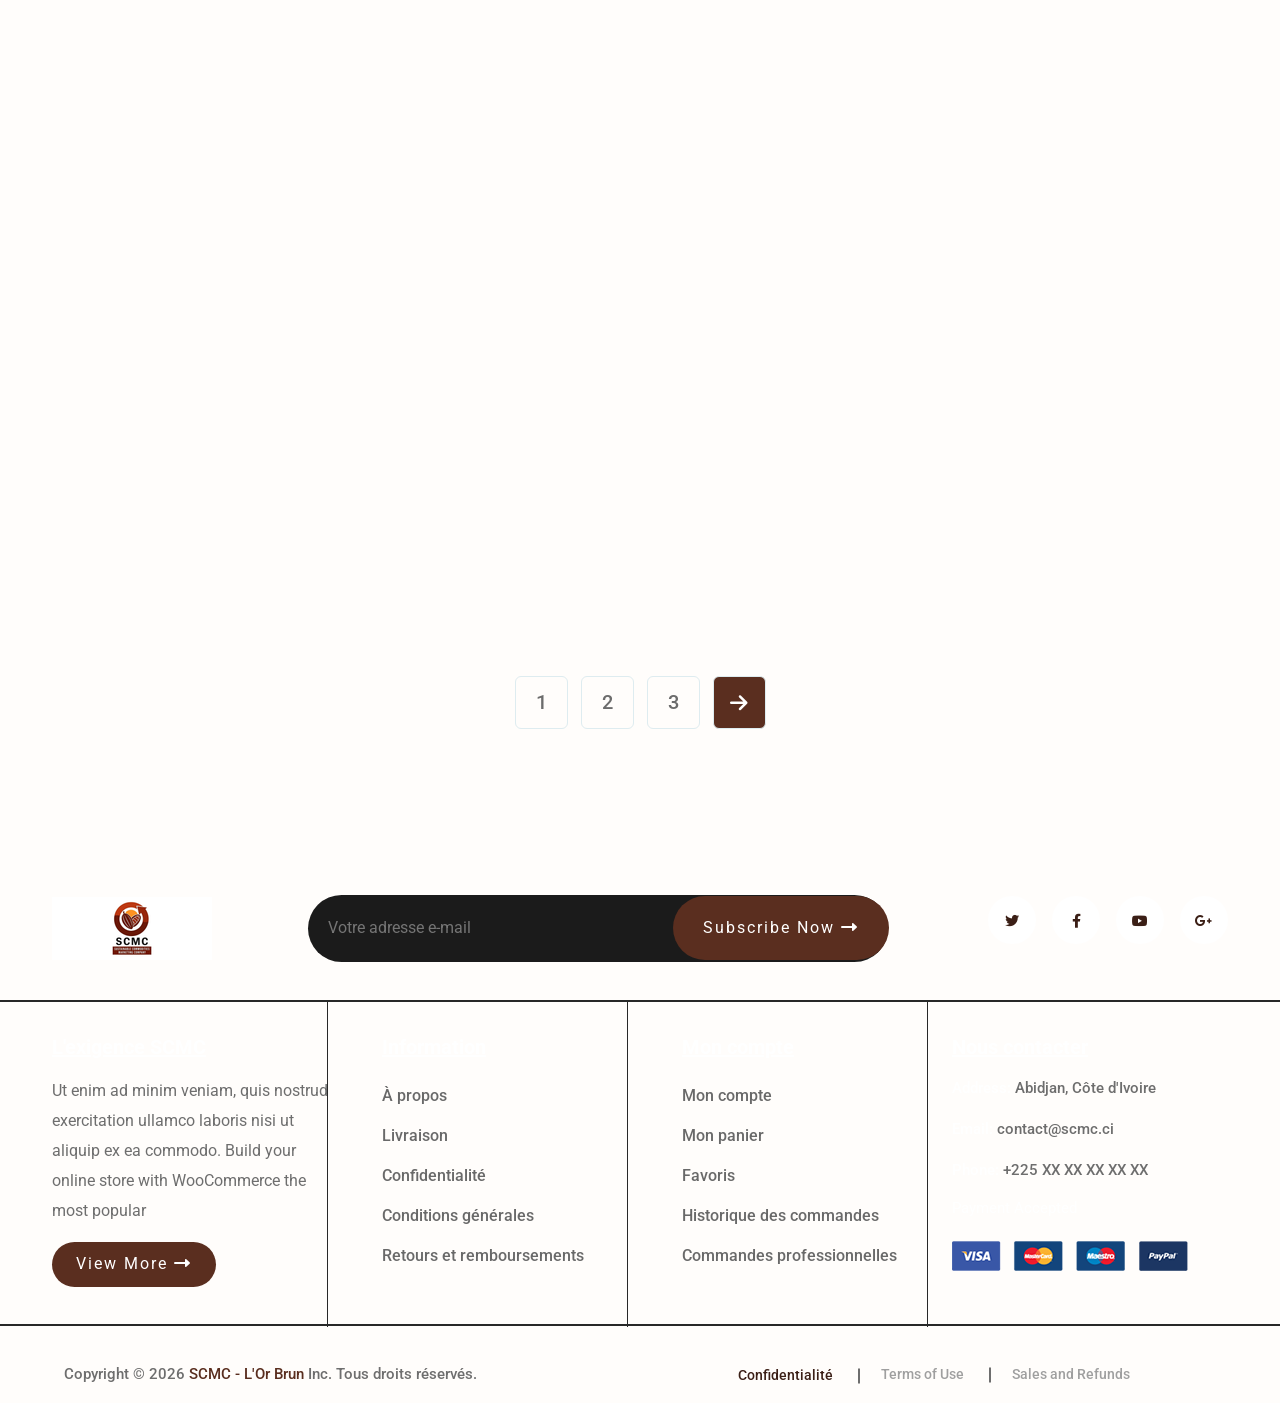
<file: blog-list.html>
<!DOCTYPE html>
<html lang="en">

<head>
    <meta charset="UTF-8">
    <meta http-equiv="X-UA-Compatible" content="IE=edge">
    <meta name="viewport" content="width=device-width, initial-scale=1.0">
    <title>Le journal du cacao | SCMC</title>
    <!-- favicon icon -->
    <link rel="shortcut icon" href="assets/images/icons/favicon.ico" type="image/x-icon">

    <!-- Include fontawesome cdn -->
    <link rel="stylesheet" href="https://cdnjs.cloudflare.com/ajax/libs/font-awesome/6.0.0-beta3/css/all.min.css"
        integrity="sha512-Fo3rlrZj/k7ujTnHg4CGR2D7kSs0v4LLanw2qksYuRlEzO+tcaEPQogQ0KaoGN26/zrn20ImR1DfuLWnOo7aBA=="
        crossorigin="anonymous" referrerpolicy="no-referrer" />

    <!-- Include google fonts -->
    <link rel="preconnect" href="https://fonts.googleapis.com">
    <link rel="preconnect" href="https://fonts.gstatic.com" crossorigin>
    <link href="https://fonts.googleapis.com/css2?family=Montserrat:wght@400;500;600;700;800;900&family=Roboto:wght@400;500;700;900&display=swap"
        rel="stylesheet">

    <!-- Include bootstrap CSS -->
    <link rel="stylesheet" href="assets/css/bootstrap.min.css">

    <!-- Include aos CSS -->
    <link rel="stylesheet" href="assets/css/aos.css">

    <!-- Include magnific-popup CSS -->
    <link rel="stylesheet" href="assets/css/magnific-popup.css">

    <!-- Include nice-select CSS -->
    <link rel="stylesheet" href="assets/css/nice-select.css">

    <!-- Include slick-theme CSS -->
    <link rel="stylesheet" href="assets/css/slick-theme.css">

    <!-- Include slick CSS -->
    <link rel="stylesheet" href="assets/css/slick.css">

    <!-- Include stylesheet CSS -->
    <link rel="stylesheet" href="assets/css/style.css">
    <link rel="stylesheet" href="assets/css/scmc-pages.css">

</head>

<body class="scmc-inner-page">
    <!-- body wrap start -->
    <div class="body-wrap overflow-hidden">
        <!-- back-to-top start -->
        <div class="backtotop">
            <a href="#!" class="scroll">
                <i class="far fa-arrow-up fw-bold"></i>
            </a>
        </div>
        <!-- back-to-top end -->

        <!-- header section start -->
        <header class="about_header position-relative">
            <!-- top header start -->
            <div class="top_header_main position-relative bg-white">
                <div class="container d-none d-md-block">
                    <div class="header_top d-flex align-items-center justify-content-between">
                        <div class="header_top_content d-flex pt-2">
                            <span class="shipping">Livraison offerte dès 30 000 FCFA</span>
                        </div>
                        <div class="header_top_cont d-flex align-items-center pt-2">
                            <a href="about-us.html"><span class="vendor me-4">Vente professionnelle</span></a>
                            <a href="#"><span class="Order me-4">Suivre ma commande</span></a>
                            <a href="#"><span class="wish">Mes favoris</span></a>
                        </div>
                    </div>
                </div>
                <!-- top header end -->

                <!-- top inner navbar start -->
                <div class="top_inner_main">
                    <div class="top_inner_wrap">
                        <div class="container">
                            <div
                                class="top_inner_content about_inner_cont d-flex justify-content-between align-items-center py-3">
                                <div class="top_inner_logo d-flex justify-content-between align-items-center">
                                    <a class="drop_bars text-dark me-4" href="#!" data-bs-toggle="offcanvas"
                                        data-bs-target="#offcanvasScrolling" aria-controls="offcanvasScrolling"
                                        aria-expanded="false" aria-label="Toggle navigation">
                                        <i class="fas fa-bars"></i>
                                    </a>
                                    <a href="index.html">
                                        <img src="assets/images/logo/logo.png" alt="image_not_found">
                                    </a>
                                </div>
                                <div class="top_inner_searchbar about_search position-relative d-none d-lg-block">
                                    <input class="py-2 px-3 name=" search" type="search"
                                        placeholder="All   |   Rechercher un produit L'Or Brun">
                                    <span><i class="fas fa-search position-absolute"></i></span>
                                </div>
                                <div class="main_search_btn3 d-block d-lg-none ms-auto me-3" data-bs-toggle="collapse"
                                    data-bs-target="#main_search_collapse" aria-expanded="false"
                                    aria-controls="main_search_collapse">
                                    <span><i class="fas fa-search position-absolute search_icon"></i></span>
                                    <span><i class="fas fa-times search_close"></i></span>
                                </div>
                                <div class="navbar_user me-2">
                                    <div class="navbar_user_icon">
                                        <ul class="list-unstyled d-flex mb-0">
                                            <li class="pe-3 position-relative">
                                                <a href="#collapseExample" data-bs-toggle="collapse"
                                                    href="#collapseExample" role="button" aria-expanded="false"
                                                    aria-controls="collapseExample"><i class="far fa-user"
                                                        data-toggle="collapse" role="button"
                                                        data-target="#use_deropdown" aria-expanded="false"
                                                        aria-controls="use_deropdown"></i>
                                                </a>
                                                <!-- user profile start -->
                                                <div id="collapseExample" class="collapse_dropdown collapse">
                                                    <div class="dropdown_content">
                                                        <div class="profile_info clearfix">
                                                            <div class="user_thumbnail">
                                                                <img src="assets/images/meta/meta1.png"
                                                                    alt="image_not_found">
                                                            </div>
                                                            <div class="user_content">
                                                                <h4 class="user_name">Jone Doe</h4>
                                                                <span class="user_title">Seller</span>
                                                            </div>
                                                        </div>
                                                        <ul class="settings_options ul_li_block clearfix">
                                                            <li><a href="#!"><i class="fas fa-user-circle"></i>
                                                                    Profile</a></li>
                                                            <li><a href="#!"><i class="fas fa-user-cog"></i>
                                                                    Settings</a></li>
                                                            <li><a href="#!"><i class="fas fa-sign-out-alt"></i>
                                                                    Logout</a></li>
                                                        </ul>
                                                    </div>
                                                </div>
                                            </li>
                                            <li class="pe-3"><a href="#!"><i class="far fa-heart"></i></a></li>
                                            <li><a href="#!"><i class="fas fa-shopping-bag position-relative"
                                                        data-bs-toggle="offcanvas" data-bs-target="#offcanvasRight"
                                                        aria-controls="offcanvasRight"><span
                                                            class="position-absolute top-0 start-100 translate-middle badge rounded-pill bg-danger">2</span></i></a>
                                            </li>
                                        </ul>
                                    </div>
                                </div>
                            </div>
                            <!-- mobile menubar start -->
                            <div class="offcanvas offcanvas-start" data-bs-scroll="true" data-bs-backdrop="false"
                                tabindex="-1" id="offcanvasScrolling" aria-labelledby="offcanvasScrollingLabel">
                                <div class="offcanvas-header">
                                    <button type="button" class="btn-close mobile_menu_close text-reset"
                                        data-bs-dismiss="offcanvas" aria-label="Close"></button>
                                </div>
                                <div class="offcanvas-body">
                                    <ul class="navbar-nav main_menu_list m-auto">
                                        <li class="nav-item pe-4 dropdown">
                                            <a class="nav-link active" aria-current="page" href="#" id="home_submenu"
                                                role="button" data-bs-toggle="dropdown" aria-expanded="false">Home</a>
                                            <div class="dropdown-menu" aria-labelledby="home_submenu">
                                                <div class="sidebar_nav_item">
                                                    <ul class="list-unstyled">
                                                        <li>
                                                            <a href="index.html">Home V.1</a>
                                                        </li>
                                                        <li>
                                                            <a href="index.html">Home V.2</a>
                                                        </li>
                                                        <li>
                                                            <a href="index.html">Home V.3</a>
                                                        </li>
                                                        <li>
                                                            <a href="index.html">Home V.4</a>
                                                        </li>
                                                    </ul>
                                                </div>
                                            </div>
                                        </li>
                                        <li class="nav-item pe-4 dropdown">
                                            <a class="nav-link" href="#" id="shop_submenu" role="button"
                                                data-bs-toggle="dropdown" aria-expanded="false">Shop</a>
                                            <div class="dropdown-menu" aria-labelledby="shop_submenu">
                                                <div class="sidebar_nav_item">
                                                    <ul class="list-unstyled">
                                                        <li>
                                                            <a href="shop-list.html">Shop Sidebar</a>
                                                        </li>
                                                        <li>
                                                            <a href="shop-list.html">Shop List</a>
                                                        </li>
                                                    </ul>
                                                </div>
                                            </div>
                                        </li>
                                        <li class="nav-item pe-4 dropdown">
                                            <a class="nav-link" href="#" id="blog_submenu" role="button"
                                                data-bs-toggle="dropdown" aria-expanded="false">Blog</a>
                                            <div class="dropdown-menu" aria-labelledby="blog_submenu">
                                                <div class="sidebar_nav_item">
                                                    <ul class="list-unstyled">
                                                        <li>
                                                            <a href="blog-details.html">Blog Details</a>
                                                        </li>
                                                        <li>
                                                            <a href="blog-list.html">Blog Grid</a>
                                                        </li>
                                                        <li>
                                                            <a href="blog-list.html">Blog List</a>
                                                        </li>
                                                    </ul>
                                                </div>
                                            </div>
                                        </li>
                                        <li class="nav-item pe-5">
                                            <a class="nav-link" href="#!">Portfolio</a>
                                        </li>
                                        <li class="nav-item pe-4 dropdown">
                                            <a class="nav-link" href="#" id="page_submenu" role="button"
                                                data-bs-toggle="dropdown" aria-expanded="false">Pages</a>
                                            <div class="dropdown-menu" aria-labelledby="page_submenu">
                                                <div class="sidebar_nav_item">
                                                    <ul class="list-unstyled">
                                                        <li>
                                                            <a href="cart.html">Cart Page</a>
                                                        </li>
                                                        <li>
                                                            <a href="faqs.html">Faqs Page</a>
                                                        </li>
                                                        <li>
                                                            <a href="about-us.html">À propos V.1</a>
                                                        </li>
                                                        <li>
                                                            <a href="about-us.html">À propos V.2</a>
                                                        </li>
                                                        <li>
                                                            <a href="about-us.html">Vendor Page</a>
                                                        </li>
                                                        <li>
                                                            <a href="about-us.html">Vendor Profile</a>
                                                        </li>
                                                        <li>
                                                            <a href="about-us.html">Vendor Dashboard</a>
                                                        </li>
                                                        <li>
                                                            <a href="product-detail.html">Product Details V.1</a>
                                                        </li>
                                                        <li>
                                                            <a href="product-detail.html">Product Details V.2</a>
                                                        </li>
                                                    </ul>
                                                </div>
                                            </div>
                                        </li>
                                        <li class="nav-item pe-4 dropdown">
                                            <a class="nav-link" href="#" id="contact_submenu" role="button"
                                                data-bs-toggle="dropdown" aria-expanded="false">Contacts</a>
                                            <div class="dropdown-menu" aria-labelledby="contact_submenu">
                                                <div class="sidebar_nav_item">
                                                    <ul class="list-unstyled">
                                                        <li>
                                                            <a href="contact-us.html">Nous contacter</a>
                                                        </li>
                                                    </ul>
                                                </div>
                                            </div>
                                        </li>
                                    </ul>
                                </div>

                            </div>
                        </div>
                    </div>
                    <!-- collapse search - start -->
                    <div class="main_search_collapse collapse" id="main_search_collapse">
                        <div class="main_search_form position-relative card">
                            <div class="container">
                                <form action="#">
                                    <div class="form_item position-relative">
                                        <input type="search" class="form-control rounded-pill py-3" name="search"
                                            placeholder="Search Your Product...">
                                        <button type="submit" class="submit_btn"><i class="fas fa-search"></i></button>
                                    </div>
                                </form>
                            </div>
                        </div>
                    </div>
                    <!-- collapse search - end -->
                </div>
                <!-- top inner navbar end -->

                <!-- bottom header start -->
                <div class="header_bottom_main header_border position-relative d-none d-lg-block">
                    <div class="container">
                        <nav class="navbar navbar-expand-lg navbar-light">
                            <button class="navbar-toggler" type="button" data-bs-toggle="collapse"
                                data-bs-target="#navbarSupportedContent" aria-controls="navbarSupportedContent"
                                aria-expanded="false" aria-label="Toggle navigation">
                                <span class="navbar-toggler-icon"></span>
                            </button>
                            <div class="collapse navbar-collapse" id="navbarSupportedContent">
                                <ul class="navbar-nav navbar_4 main_menu_list after_navbar">
                                    <li class="nav-item nav_item_has_child px-2 dropdown">
                                        <a class="nav-link active" aria-current="page" href="#" id="home_submenu"
                                            role="button" data-bs-toggle="dropdown" aria-expanded="false">Home</a>
                                        <div class="nav_item_submenu dropdown-menu" aria-labelledby="home_submenu"
                                            style="background-image: url(assets/images/mega/mega3.png)">
                                            <div class="nav_submenu_cont">
                                                <h4>Accueil</h4>
                                                <ul class="list-unstyled ms-3">
                                                    <li>
                                                        <a href="index.html">Home V.1</a>
                                                    </li>
                                                    <li>
                                                        <a href="index.html">Home V.2</a>
                                                    </li>
                                                    <li>
                                                        <a href="index.html">Home V.3</a>
                                                    </li>
                                                    <li>
                                                        <a href="index.html">Home V.4</a>
                                                    </li>
                                                    <li>
                                                        <a href="#">Home V.5</a>
                                                    </li>
                                                    <li>
                                                        <a href="#">Home V.6</a>
                                                    </li>
                                                </ul>
                                            </div>
                                        </div>
                                    </li>
                                    <li class="nav-item nav_item_has_child px-2 dropdown">
                                        <a class="nav-link" href="#" id="shop_submenu" role="button"
                                            data-bs-toggle="dropdown" aria-expanded="false">Shop</a>
                                        <div class="nav_item_submenu dropdown-menu" aria-labelledby="shop_submenu"
                                            style="background-image: url(assets/images/mega/mega3.png)">
                                            <div class="nav_submenu_cont">
                                                <h4>Boutique</h4>
                                                <ul class="list-unstyled ms-3">
                                                    <li>
                                                        <a href="shop-list.html">
                                                            <span class="item_title text-start">Shop Sidebar</span>
                                                        </a>
                                                    </li>
                                                    <li>
                                                        <a href="shop-list.html">
                                                            <span class="item_title text-start">Shop List</span>
                                                        </a>
                                                    </li>
                                                    <li>
                                                        <a href="#">
                                                            <span class="item_title text-start">Shop List 3</span>
                                                        </a>
                                                    </li>
                                                    <li>
                                                        <a href="#">
                                                            <span class="item_title text-start">Shop List 4</span>
                                                        </a>
                                                    </li>
                                                    <li>
                                                        <a href="#">
                                                            <span class="item_title text-start">Shop List 5</span>
                                                        </a>
                                                    </li>
                                                    <li>
                                                        <a href="#">
                                                            <span class="item_title text-start">Shop List 6</span>
                                                        </a>
                                                    </li>
                                                </ul>
                                            </div>
                                        </div>
                                    </li>
                                    <li class="nav-item nav_item_has_child px-2 dropdown">
                                        <a class="nav-link" href="#" id="blog_submenu" role="button"
                                            data-bs-toggle="dropdown" aria-expanded="false">Blog</a>
                                        <div class="nav_item_submenu dropdown-menu" aria-labelledby="blog_submenu"
                                            style="background-image: url(assets/images/mega/mega3.png)">
                                            <div class="nav_submenu_cont">
                                                <h4>Actualités</h4>
                                                <ul class="list-unstyled ms-3">
                                                    <li>
                                                        <a href="blog-details.html">Blog Details</a>
                                                    </li>
                                                    <li>
                                                        <a href="blog-list.html">Blog Grid</a>
                                                    </li>
                                                    <li>
                                                        <a href="blog-list.html">Blog List 1</a>
                                                    </li>
                                                    <li>
                                                        <a href="#">Blog List 2</a>
                                                    </li>
                                                    <li>
                                                        <a href="#">Blog List 3</a>
                                                    </li>
                                                    <li>
                                                        <a href="#">Blog List 4</a>
                                                    </li>
                                                </ul>
                                            </div>
                                        </div>
                                    </li>
                                    <li class="nav-item nav_item_has_child px-2">
                                        <a class="nav-link" href="#!">Portfolio</a>
                                    </li>
                                    <li class="nav-item nav_item_has_child px-2 dropdown">
                                        <a class="nav-link" href="#" id="page_submenu" role="button"
                                            data-bs-toggle="dropdown" aria-expanded="false">Pages</a>
                                        <div class="nav_item_megamenu dropdown-menu" aria-labelledby="page_submenu">
                                            <div class="container p-0">
                                                <div class="row">
                                                    <div class="col-lg-4">
                                                        <div class="mega_thumb_area position-relative"
                                                            style="background-image: url(assets/images/sales/sale1.png);">
                                                            <div class="thumb_text">
                                                                <h2>
                                                                    <font>100%</font> Pure <br> Natural Cacao
                                                                </h2>
                                                                <span>Produits cacao Sale 30% Off</span>
                                                                <a href="#"><button type="button"
                                                                        class="btn custom_btn rounded-pill text-white mt-3">View
                                                                        More</button></a>
                                                            </div>
                                                        </div>
                                                    </div>
                                                    <div class="col-lg-4">
                                                        <div class="mega_item_area ms-5 my-4 position-relative">
                                                            <h4>Pages utiles</h4>
                                                            <ul class="list-unstyled">
                                                                <li>
                                                                    <a href="cart.html">Cart Page</a>
                                                                </li>
                                                                <li>
                                                                    <a href="faqs.html">Faqs Page</a>
                                                                </li>
                                                                <li>
                                                                    <a href="about-us.html">À propos V.1</a>
                                                                </li>
                                                                <li>
                                                                    <a href="about-us.html">À propos V.2</a>
                                                                </li>
                                                                <li>
                                                                    <a href="checkout.html">Checkout Page</a>
                                                                </li>
                                                                <li>
                                                                    <a href="shop-list.html">Compare Page</a>
                                                                </li>
                                                            </ul>
                                                            <div class="mega_item_thumb1 position-absolute">
                                                                <img src="assets/images/mega/mega1.png"
                                                                    alt="image_not_found">
                                                            </div>
                                                        </div>
                                                    </div>
                                                    <div class="col-lg-4">
                                                        <div class="mega_item_area my-4 position-relative">
                                                            <h4>Pages utiles </h4>
                                                            <ul class="list-unstyled">
                                                                <li>
                                                                    <a href="about-us.html">
                                                                        <span class="item_title text-start">Vendor
                                                                            Page</span>
                                                                    </a>
                                                                </li>
                                                                <li>
                                                                    <a href="about-us.html">
                                                                        <span class="item_title text-start">Vendor
                                                                            Profile</span>
                                                                    </a>
                                                                </li>
                                                                <li>
                                                                    <a href="about-us.html">
                                                                        <span class="item_title text-start">Vendor
                                                                            Dashboard</span>
                                                                    </a>
                                                                </li>
                                                                <li>
                                                                    <a href="product-detail.html">
                                                                        <span class="item_title text-start">Product
                                                                            Details V.1</span>
                                                                    </a>
                                                                </li>
                                                                <li>
                                                                    <a href="product-detail.html">
                                                                        <span class="item_title text-start">Product
                                                                            Details V.2</span>
                                                                    </a>
                                                                </li>
                                                            </ul>
                                                            <div class="mega_item_thumb2 position-absolute">
                                                                <img src="assets/images/mega/mega2.png"
                                                                    alt="image_not_found">
                                                            </div>
                                                        </div>
                                                    </div>
                                                </div>
                                            </div>
                                        </div>
                                    </li>
                                    <li class="nav-item nav_item_has_child px-2">
                                        <a class="nav-link" href="#!">Nos offres</a>
                                    </li>
                                </ul>
                            </div>
                            <!-- recent view -->
                            <a href="#staticBackdrop" data-bs-toggle="modal">
                                <span class="recent_view">Cacao ivoirien, transformé localement <i
                                        class="fas fa-long-arrow-alt-right"></i></span>
                            </a>
                        </nav>
                    </div>
                </div>
        </header>

        <!-- main body start -->
        <main>
            <!-- sidebar section start -->
            <section class="sidebar_section">
                <div class="sidebar_content_wrap">
                    <div class="container">
                        <div class="row">
                            <div class="offcanvas offcanvas-end" tabindex="-1" id="offcanvasRight"
                                aria-labelledby="offcanvasRightLabel">
                                <div class="offcanvas-header align-items-center">
                                    <h5 class="mb-0">Produits cacao</h5>
                                    <button type="button" class="btn-close text-reset text-end"
                                        data-bs-dismiss="offcanvas" aria-label="Close"></button>
                                </div>
                                <div class="offcanvas-body">
                                    <div class="prdc_ctg_product_content mt-1 d-flex align-items-center">
                                        <div
                                            class="prdc_ctg_product_img d-flex justify-content-center align-items-center me-3">
                                            <img src="assets/images/category/cat6.png" alt="image_not_found">
                                        </div>
                                        <div class="prdc_ctg_product_text">
                                            <div class="prdc_ctg_product_title my-2">
                                                <h5>Poudre de cacao L'Or Brun</h5>
                                            </div>
                                            <div class="prdc_ctg_product_price mt-1 product_price">
                                                <span class="sale_price pe-1">5 000 FCFA</span>
                                                <del>7 000 FCFA</del>
                                            </div>
                                        </div>
                                    </div>
                                    <div class="prdc_ctg_product_content mt-1 d-flex align-items-center">
                                        <div
                                            class="prdc_ctg_product_img d-flex justify-content-center align-items-center me-3">
                                            <img src="assets/images/category/cat7.png" alt="image_not_found">
                                        </div>
                                        <div class="prdc_ctg_product_text">
                                            <div class="prdc_ctg_product_title my-2">
                                                <h5>Poudre de cacao L'Or Brun</h5>
                                            </div>
                                            <div class="prdc_ctg_product_price mt-1 product_price">
                                                <span class="sale_price pe-1">4 000 FCFA</span>
                                                <del>$60.00</del>
                                            </div>
                                        </div>
                                    </div>
                                    <div class="prdc_ctg_product_content mt-1 d-flex align-items-center">
                                        <div
                                            class="prdc_ctg_product_img d-flex justify-content-center align-items-center me-3">
                                            <img src="assets/images/category/cat8.png" alt="image_not_found">
                                        </div>
                                        <div class="prdc_ctg_product_text">
                                            <div class="prdc_ctg_product_title my-2">
                                                <h5>Poudre de cacao L'Or Brun</h5>
                                            </div>
                                            <div class="prdc_ctg_product_price mt-1 product_price">
                                                <span class="sale_price pe-1">7 000 FCFA</span>
                                                <del>9 000 FCFA</del>
                                            </div>
                                        </div>
                                    </div>
                                    <div class="total_price">
                                        <ul class="ul_li_block mb_30 clearfix">
                                            <li>
                                                <span>Subtotal:</span>
                                                <span>$215</span>
                                            </li>
                                            <li>
                                                <span>Vat 5%:</span>
                                                <span>$10.75</span>
                                            </li>
                                            <li>
                                                <span>Discount 15%:</span>
                                                <span>- $32.25</span>
                                            </li>
                                            <li>
                                                <span>Total:</span>
                                                <span>$191.8875</span>
                                            </li>
                                        </ul>
                                    </div>
                                    <div class="sidebar_btns">
                                        <ul class="btns_group ul_li_block clearfix">
                                            <li><a href="cart.html">View Cart</a></li>
                                            <li><a href="checkout.html">Checkout</a></li>
                                        </ul>
                                    </div>
                                </div>
                            </div>
                        </div>
                    </div>
                </div>
            </section>
            <!-- sidebar section end -->

            <!-- Breadcrumb section start -->
            <section class="breadcrumb_sec_1 position-relative">
                <div class="breadcrumb_wrap sec_space_mid_small"
                    style="background-image: url(assets/images/breadcrumb/breadcrumb-scmc-v2.png);">
                    <div class="breadcrumb_cont text-center">
                        <div class="breadcrumb_title">
                            <h2 class="text-white">Le journal du cacao</h2>
                        </div>
                        <ul
                            class="list-unstyled breadcrumb_item d-flex justify-content-center align-items-center text-white">
                            <li><a href="index.html"><i class="fas fa-home active"></i>Accueil</a></li>

                            <li><i class="fas fa-chevron-right"></i>Actualités</li>
                        </ul>
                    </div>
                </div>
            </section>
            <!-- Breadcrumb section end -->


            <!-- blog grid section start -->
            <div class="blog_grid_sec sec_space_small blog_list_sec">
                <div class="blog_grid_wrap blog_list_wrap">
                    <div class="container">
                        <div class="row g-4">
                            <div class="col-sm-6 col-md-4">
                                <div class="blog_grid_cont blog_list_cont" data-aos="fade-up"
                                data-aos-duration="1000">
                                    <div class="grid_img d-flex blog_list_img">
                                        <img src="assets/images/blog/blog7.png" alt="image_not_found">
                                    </div>
                                    <div class="blog_grid_text">
                                        <a href="blog-details.html" target="_blank"><h3 class="grid_title">All Natural Italian-Style Chicken Meatballs</h3></a>
                                        <div class="grid_author_cont">
                                            <div class="gallery_mid_author_content py-2 d-flex justify-content-between">
                                                <div class="gallery_mid_author_title">
                                                    <span><i class="far fa-user pe-1"></i> Jessica Doen</span>
                                                </div>
                                                <div class="gallery_mid_author_time">
                                                    <span><i class="far fa-clock pe-1"></i> 6 hours ago</span>
                                                </div>
                                            </div>
                                        </div>
                                        <p class="grid_desc">Qui nunc nobis videntur parum clari, sollemnes in futurum
                                            putamus parum claram legere.</p>
                                    </div>
                                </div>
                            </div>
                            <div class="col-sm-6 col-md-4">
                                <div class="blog_grid_cont blog_list_cont" data-aos="fade-up"
                                data-aos-duration="1500">
                                    <div class="grid_img d-flex blog_list_img">
                                        <img src="assets/images/blog/blog8.png" alt="image_not_found">
                                    </div>
                                    <div class="blog_grid_text">
                                        <a href="blog-details.html" target="_blank"><h3 class="grid_title">All Natural Italian-Style Chicken Meatballs</h3></a>
                                        <div class="grid_author_cont">
                                            <div class="gallery_mid_author_content py-2 d-flex justify-content-between">
                                                <div class="gallery_mid_author_title">
                                                    <span><i class="far fa-user pe-1"></i> Jessica Doen</span>
                                                </div>
                                                <div class="gallery_mid_author_time">
                                                    <span><i class="far fa-clock pe-1"></i> 6 hours ago</span>
                                                </div>
                                            </div>
                                        </div>
                                        <p class="grid_desc">Qui nunc nobis videntur parum clari, sollemnes in futurum
                                            putamus parum claram legere.</p>
                                    </div>
                                </div>
                            </div>
                            <div class="col-sm-6 col-md-4">
                                <div class="blog_grid_cont blog_list_cont" data-aos="fade-up"
                                data-aos-duration="2000">
                                    <div class="grid_img d-flex blog_list_img">
                                        <img src="assets/images/sales/sale1.png" alt="image_not_found">
                                    </div>
                                    <div class="blog_grid_text">
                                        <a href="blog-details.html" target="_blank"><h3 class="grid_title">All Natural Italian-Style Chicken Meatballs</h3></a>
                                        <div class="grid_author_cont">
                                            <div class="gallery_mid_author_content py-2 d-flex justify-content-between">
                                                <div class="gallery_mid_author_title">
                                                    <span><i class="far fa-user pe-1"></i> Jessica Doen</span>
                                                </div>
                                                <div class="gallery_mid_author_time">
                                                    <span><i class="far fa-clock pe-1"></i> 6 hours ago</span>
                                                </div>
                                            </div>
                                        </div>
                                        <p class="grid_desc">Qui nunc nobis videntur parum clari, sollemnes in futurum
                                            putamus parum claram legere.</p>
                                    </div>
                                </div>
                            </div>
                            <div class="col-sm-6 col-md-4">
                                <div class="blog_grid_cont blog_list_cont" data-aos="fade-up"
                                data-aos-duration="1000">
                                    <div class="grid_img d-flex blog_list_img">
                                        <img src="assets/images/grid/grid1.png" alt="image_not_found">
                                    </div>
                                    <div class="blog_grid_text">
                                        <a href="blog-details.html" target="_blank"><h3 class="grid_title">All Natural Italian-Style Chicken Meatballs</h3></a>
                                        <div class="grid_author_cont">
                                            <div class="gallery_mid_author_content py-2 d-flex justify-content-between">
                                                <div class="gallery_mid_author_title">
                                                    <span><i class="far fa-user pe-1"></i> Jessica Doen</span>
                                                </div>
                                                <div class="gallery_mid_author_time">
                                                    <span><i class="far fa-clock pe-1"></i> 6 hours ago</span>
                                                </div>
                                            </div>
                                        </div>
                                        <p class="grid_desc">Qui nunc nobis videntur parum clari, sollemnes in futurum
                                            putamus parum claram legere.</p>
                                    </div>
                                </div>
                            </div>
                            <div class="col-sm-6 col-md-4">
                                <div class="blog_grid_cont blog_list_cont" data-aos="fade-up"
                                data-aos-duration="1500">
                                    <div class="grid_img d-flex blog_list_img">
                                        <img src="assets/images/blog/blog9.png" alt="image_not_found">
                                    </div>
                                    <div class="blog_grid_text">
                                        <a href="blog-details.html" target="_blank"><h3 class="grid_title">All Natural Italian-Style Chicken Meatballs</h3></a>
                                        <div class="grid_author_cont">
                                            <div class="gallery_mid_author_content py-2 d-flex justify-content-between">
                                                <div class="gallery_mid_author_title">
                                                    <span><i class="far fa-user pe-1"></i> Jessica Doen</span>
                                                </div>
                                                <div class="gallery_mid_author_time">
                                                    <span><i class="far fa-clock pe-1"></i> 6 hours ago</span>
                                                </div>
                                            </div>
                                        </div>
                                        <p class="grid_desc">Qui nunc nobis videntur parum clari, sollemnes in futurum
                                            putamus parum claram legere.</p>
                                    </div>
                                </div>
                            </div>
                            <div class="col-sm-6 col-md-4">
                                <div class="blog_grid_cont blog_list_cont" data-aos="fade-up"
                                data-aos-duration="2000">
                                    <div class="grid_img d-flex blog_list_img">
                                        <img src="assets/images/gallery/gallery5.png" alt="image_not_found">
                                    </div>
                                    <div class="blog_grid_text">
                                        <a href="blog-details.html" target="_blank"><h3 class="grid_title">All Natural Italian-Style Chicken Meatballs</h3></a>
                                        <div class="grid_author_cont">
                                            <div class="gallery_mid_author_content py-2 d-flex justify-content-between">
                                                <div class="gallery_mid_author_title">
                                                    <span><i class="far fa-user pe-1"></i> Jessica Doen</span>
                                                </div>
                                                <div class="gallery_mid_author_time">
                                                    <span><i class="far fa-clock pe-1"></i> 6 hours ago</span>
                                                </div>
                                            </div>
                                        </div>
                                        <p class="grid_desc">Qui nunc nobis videntur parum clari, sollemnes in futurum
                                            putamus parum claram legere.</p>
                                    </div>
                                </div>
                            </div>
                            <div class="col-sm-6 col-md-4">
                                <div class="blog_grid_cont blog_list_cont" data-aos="fade-up"
                                data-aos-duration="1000">
                                    <div class="grid_img d-flex blog_list_img">
                                        <img src="assets/images/instagram/instagram1.png" alt="image_not_found">
                                    </div>
                                    <div class="blog_grid_text">
                                        <a href="blog-details.html" target="_blank"><h3 class="grid_title">All Natural Italian-Style Chicken Meatballs</h3></a>
                                        <div class="grid_author_cont">
                                            <div class="gallery_mid_author_content py-2 d-flex justify-content-between">
                                                <div class="gallery_mid_author_title">
                                                    <span><i class="far fa-user pe-1"></i> Jessica Doen</span>
                                                </div>
                                                <div class="gallery_mid_author_time">
                                                    <span><i class="far fa-clock pe-1"></i> 6 hours ago</span>
                                                </div>
                                            </div>
                                        </div>
                                        <p class="grid_desc">Qui nunc nobis videntur parum clari, sollemnes in futurum
                                            putamus parum claram legere.</p>
                                    </div>
                                </div>
                            </div>
                            <div class="col-sm-6 col-md-4">
                                <div class="blog_grid_cont blog_list_cont" data-aos="fade-up"
                                data-aos-duration="1500">
                                    <div class="grid_img d-flex blog_list_img">
                                        <img src="assets/images/instagram/instagram5.png" alt="image_not_found">
                                    </div>
                                    <div class="blog_grid_text">
                                        <a href="blog-details.html" target="_blank"><h3 class="grid_title">All Natural Italian-Style Chicken Meatballs</h3></a>
                                        <div class="grid_author_cont">
                                            <div class="gallery_mid_author_content py-2 d-flex justify-content-between">
                                                <div class="gallery_mid_author_title">
                                                    <span><i class="far fa-user pe-1"></i> Jessica Doen</span>
                                                </div>
                                                <div class="gallery_mid_author_time">
                                                    <span><i class="far fa-clock pe-1"></i> 6 hours ago</span>
                                                </div>
                                            </div>
                                        </div>
                                        <p class="grid_desc">Qui nunc nobis videntur parum clari, sollemnes in futurum
                                            putamus parum claram legere.</p>
                                    </div>
                                </div>
                            </div>
                            <div class="col-sm-6 col-md-4">
                                <div class="blog_grid_cont blog_list_cont" data-aos="fade-up"
                                data-aos-duration="2000">
                                    <div class="grid_img d-flex blog_list_img">
                                        <img src="assets/images/blog/blog10.png" alt="image_not_found">
                                    </div>
                                    <div class="blog_grid_text">
                                        <a href="blog-details.html" target="_blank"><h3 class="grid_title">All Natural Italian-Style Chicken Meatballs</h3></a>
                                        <div class="grid_author_cont">
                                            <div class="gallery_mid_author_content py-2 d-flex justify-content-between">
                                                <div class="gallery_mid_author_title">
                                                    <span><i class="far fa-user pe-1"></i> Jessica Doen</span>
                                                </div>
                                                <div class="gallery_mid_author_time">
                                                    <span><i class="far fa-clock pe-1"></i> 6 hours ago</span>
                                                </div>
                                            </div>
                                        </div>
                                        <p class="grid_desc">Qui nunc nobis videntur parum clari, sollemnes in futurum
                                            putamus parum claram legere.</p>
                                    </div>
                                </div>
                            </div>
                            <ul
                                class="pagination_nav list-unstyled d-flex justify-content-center text-uppercase clearfix mt-5">
                                <li><a href="#!">1</a></li>
                                <li><a href="#!">2</a></li>
                                <li><a href="#!">3</a></li>
                                <li class="active"><a href="#!"><i class="fas fa-arrow-right"></i></a></li>
                            </ul>
                        </div>
                    </div>
                </div>
            </div>
            <!-- blog grid section end -->

        </main>
        <!-- main body end -->

        <!-- footer section start -->
        <footer class="footer_section position-relative">
            <div class="footer_section_wrap sec_top_space_50"
                style="background-image: url(assets/images/footer/footer.png)">
                <div class="container">
                    <div
                        class="footer_top_content d-flex flex-column flex-lg-row justify-content-between align-items-center">
                        <div class="footer_top_logo">
                            <a href="blog-list.html"><img src="assets/images/logo/logo2.png" alt="image_not_found"></a>
                        </div>
                        <div class="footer_top_subs position-relative">
                            <input class="rounded-pill" type="search" name="search" placeholder="Votre adresse e-mail">
                            <a href="#!"><button type="button"
                                    class="btn custom_btn rounded-pill text-white position-absolute">Subscribe Now <i
                                        class="fas fa-long-arrow-alt-right"></i></button></a>
                        </div>
                        <div class="footer_top_social">
                            <ul class="list-unstyled d-flex justify-content-end">
                                <li class="me-3"><a href="#!"><i class="fab fa-twitter"></i></a></li>
                                <li class="me-3"><a href="#!"><i class="fab fa-facebook-f"></i></a></li>
                                <li class="me-3"><a href="#!"><i class="fab fa-youtube"></i></a></li>
                                <li><a href="#!"><i class="fab fa-google-plus-g"></i></a></li>
                            </ul>
                        </div>
                    </div>
                    <div class="footer_inner_content sec_space_xs_70">
                        <div class="footer_inner_content_wrap">
                            <div class="row">
                                <div class="col-md-6 col-lg-3">
                                    <div class="footer_inner_choose_content">
                                        <div class="footer_inner_choose_title">
                                            <h4>
                                                <a href="#!" class="text-white">L'exigence SCMC</a>
                                            </h4>
                                        </div>
                                        <div class="footer_inner_choose_desc pt-2">
                                            <p>Ut enim ad minim veniam, quis nostrud exercitation ullamco laboris nisi
                                                ut aliquip ex ea
                                                commodo. Build your online store with WooCommerce the most popular </p>
                                        </div>
                                        <div class="footer_inner_choose">
                                            <a href="#!"><button type="button"
                                                    class="btn custom_btn rounded-pill px-4 text-white">View More <i
                                                        class="fas fa-long-arrow-alt-right"></i></button></a>
                                        </div>
                                    </div>
                                </div>
                                <div class="col-md-6 col-lg-3">
                                    <div class="footer_inner_info_content">
                                        <div class="footer_inner_info_title">
                                            <h4>
                                                <a href="#!" class="text-white">Information</a>
                                            </h4>
                                        </div>
                                        <div class="footer_inner_info_item pt-2">
                                            <ul class="list-unstyled">
                                                <li><a href="#!">À propos</a></li>
                                                <li><a href="#!">Livraison</a></li>
                                                <li><a href="#!">Confidentialité</a></li>
                                                <li><a href="#!">Conditions générales</a></li>
                                                <li><a href="#!">Retours et remboursements</a></li>
                                            </ul>
                                        </div>
                                    </div>
                                </div>
                                <div class="col-md-6 col-lg-3">
                                    <div class="footer_inner_acct_content">
                                        <div class="footer_inner_acct_title">
                                            <h4>
                                                <a href="#!" class="text-white">Mon compte</a>
                                            </h4>
                                        </div>
                                        <div class="footer_inner_acct_item pt-2">
                                            <ul class="list-unstyled">
                                                <li><a href="#!">Mon compte</a></li>
                                                <li><a href="#!">Mon panier</a></li>
                                                <li><a href="#!">Favoris</a></li>
                                                <li><a href="#!">Historique des commandes</a></li>
                                                <li><a href="#!">Commandes professionnelles</a></li>
                                            </ul>
                                        </div>
                                    </div>
                                </div>
                                <div class="col-md-6 col-lg-3">
                                    <div class="footer_inner_cotc_content">
                                        <div class="footer_inner_ctc_title">
                                            <h4>
                                                <a href="#!" class="text-white">Nous contacter</a>
                                            </h4>
                                        </div>
                                        <div class="footer_inner_ctc_info pt-2 text-white">
                                            <p>Address: <font>Abidjan, Côte d'Ivoire</font>
                                            </p>
                                            <p>Email: <font>contact@scmc.ci</font>
                                            </p>
                                            <p>Phone: <font>+225 XX XX XX XX XX</font>
                                            </p>
                                            <div class="footer_inner_payment_ctc">
                                                <div class="footer_inner_payment_title">
                                                    <h5 class="text-white">Payment Accepted</h5>
                                                </div>
                                                <div class="footer_inner_payment_thumb pt-3">
                                                    <a href="#!"><img src="assets/images/payment/payment.png"
                                                            alt="image_not_found"></a>
                                                </div>
                                            </div>
                                        </div>
                                    </div>
                                </div>
                            </div>
                        </div>
                    </div>
                    <div class="footer_bootom_content">
                        <div class="footer_bootom_wrap">
                            <div class="container">
                                <div class="row">
                                    <div class="col-md-6">
                                        <div class="footer_bootom_copyright">
                                            <p>Copyright © 2026 <font>SCMC - L'Or Brun</font> Inc. Tous droits réservés.</p>
                                        </div>
                                    </div>
                                    <div class="col-md-6">
                                        <div
                                            class="footer_bootom_privicy_cont d-flex justify-content-center align-items-center">
                                            <div class="footer_bootom_privicy pe-5">
                                                <a href="#!">
                                                    <p class="priv position-relative">Confidentialité</p>
                                                </a>
                                            </div>
                                            <div class="footer_bootom_terms pe-5">
                                                <p class="position-relative">Terms of Use</p>
                                            </div>
                                            <div class="footer_bootom_refunds">
                                                <p>Sales and Refunds</p>
                                            </div>
                                        </div>
                                    </div>
                                </div>
                            </div>
                        </div>
                    </div>
                </div>
            </div>
        </footer>
        <!-- footer section end -->

        <!-- view recently products start -->

        <div class="modal fade recent_product" id="staticBackdrop" data-bs-backdrop="static" data-bs-keyboard="false"
            tabindex="-1" aria-labelledby="staticBackdropLabel" aria-hidden="true">
            <div class="modal-dialog modal-dialog-centered">
                <div class="modal-content">
                    <div class="modal-header">
                        <h2 class="recent_product_title">Produits populaires</h2>
                        <button type="button" class="btn-close" data-bs-dismiss="modal" aria-label="Close"></button>
                    </div>
                    <div class="modal-body">
                        <div class="container">
                            <div class="row g-2">
                                <div class="col-sm-6 col-lg-4">
                                    <div class="product_layout_1 overflow-hidden position-relative">
                                        <div class="product_layout_content bg-white position-relative">
                                            <div class="product_image_wrap">
                                                <a class="product_image d-flex justify-content-center align-items-center"
                                                    href="product-detail.html">
                                                    <img src="assets/images/product/product9.png" alt="image_not_found">
                                                </a>
                                                <ul class="product_badge_group ul_li_block">
                                                    <li><span
                                                            class="product_badge badge_meats position-absolute rounded-pill text-uppercase">Meats</span>
                                                    </li>
                                                    <li><span
                                                            class="product_badge badge_discount position-absolute rounded-pill">-27%</span>
                                                    </li>
                                                </ul>
                                                <ul class="product_action_btns ul_li_block d-flex">
                                                    <li><a class="tooltips" data-placement="top" title="Search Product"
                                                            href="#!"><i class="fas fa-search"></i></a></li>
                                                    <li><a class="tooltips" data-placement="top" title="Add To Cart"
                                                            href="#product_quick_view" data-bs-toggle="modal"><i
                                                                class="fas fa-shopping-bag"></i></a></li>
                                                </ul>
                                            </div>
                                            <div class="rating_wrap d-flex">
                                                <ul class="rating_star ul_li">
                                                    <li class="active"><i class="fas fa-star"></i></li>
                                                    <li class="active"><i class="fas fa-star"></i></li>
                                                    <li class="active"><i class="fas fa-star"></i></li>
                                                    <li class="active"><i class="fas fa-star"></i></li>
                                                    <li><i class="far fa-star"></i></li>
                                                </ul>
                                                <span class="shop_review_text">( 4.0 )</span>
                                            </div>
                                            <div class="product_content">
                                                <h3 class="product_title">
                                                    <a href="product-detail.html">Poudre de cacao L'Or Brun</a>
                                                </h3>
                                                <div class="product_price">
                                                    <span class="sale_price pe-1">5 000 FCFA</span>
                                                    <del>6 500 FCFA</del>
                                                </div>
                                            </div>
                                        </div>
                                    </div>
                                </div>
                                <div class="col-sm-6 col-lg-4">
                                    <div class="product_layout_1 overflow-hidden position-relative">
                                        <div class="product_layout_content bg-white position-relative">
                                            <div class="product_image_wrap">
                                                <a class="product_image d-flex justify-content-center align-items-center"
                                                    href="product-detail.html">
                                                    <img src="assets/images/product/product10.png"
                                                        alt="image_not_found">
                                                </a>
                                                <ul class="product_badge_group ul_li_block">
                                                    <li><span
                                                            class="product_badge badge_meats position-absolute rounded-pill text-uppercase">Meats</span>
                                                    </li>
                                                    <li><span
                                                            class="product_badge badge_discount position-absolute rounded-pill">-27%</span>
                                                    </li>
                                                </ul>
                                                <ul class="product_action_btns ul_li_block d-flex">
                                                    <li><a class="tooltips" data-placement="top" title="Search Product"
                                                            href="#!"><i class="fas fa-search"></i></a></li>
                                                    <li><a class="tooltips" data-placement="top" title="Add To Cart"
                                                            href="#product_quick_view" data-bs-toggle="modal"><i
                                                                class="fas fa-shopping-bag"></i></a></li>
                                                </ul>
                                            </div>
                                            <div class="rating_wrap d-flex">
                                                <ul class="rating_star ul_li">
                                                    <li class="active"><i class="fas fa-star"></i></li>
                                                    <li class="active"><i class="fas fa-star"></i></li>
                                                    <li class="active"><i class="fas fa-star"></i></li>
                                                    <li class="active"><i class="fas fa-star"></i></li>
                                                    <li><i class="far fa-star"></i></li>
                                                </ul>
                                                <span class="shop_review_text">( 4.0 )</span>
                                            </div>
                                            <div class="product_content">
                                                <h3 class="product_title">
                                                    <a href="product-detail.html">Poudre de cacao L'Or Brun</a>
                                                </h3>
                                                <div class="product_price">
                                                    <span class="sale_price pe-1">5 000 FCFA</span>
                                                    <del>6 500 FCFA</del>
                                                </div>
                                            </div>
                                        </div>
                                    </div>
                                </div>
                                <div class="col-sm-6 col-lg-4">
                                    <div class="product_layout_1 overflow-hidden position-relative">
                                        <div class="product_layout_content bg-white position-relative">
                                            <div class="product_image_wrap">
                                                <a class="product_image d-flex justify-content-center align-items-center"
                                                    href="product-detail.html">
                                                    <img src="assets/images/product/product11.png"
                                                        alt="image_not_found">
                                                </a>
                                                <ul class="product_badge_group ul_li_block">
                                                    <li><span
                                                            class="product_badge badge_meats position-absolute rounded-pill text-uppercase">Meats</span>
                                                    </li>
                                                    <li><span
                                                            class="product_badge badge_discount position-absolute rounded-pill">-27%</span>
                                                    </li>
                                                </ul>
                                                <ul class="product_action_btns ul_li_block d-flex">
                                                    <li><a class="tooltips" data-placement="top" title="Search Product"
                                                            href="#!"><i class="fas fa-search"></i></a></li>
                                                    <li><a class="tooltips" data-placement="top" title="Add To Cart"
                                                            href="#product_quick_view" data-bs-toggle="modal"><i
                                                                class="fas fa-shopping-bag"></i></a></li>
                                                </ul>
                                            </div>
                                            <div class="rating_wrap d-flex">
                                                <ul class="rating_star ul_li">
                                                    <li class="active"><i class="fas fa-star"></i></li>
                                                    <li class="active"><i class="fas fa-star"></i></li>
                                                    <li class="active"><i class="fas fa-star"></i></li>
                                                    <li class="active"><i class="fas fa-star"></i></li>
                                                    <li><i class="far fa-star"></i></li>
                                                </ul>
                                                <span class="shop_review_text">( 4.0 )</span>
                                            </div>
                                            <div class="product_content">
                                                <h3 class="product_title">
                                                    <a href="product-detail.html">Poudre de cacao L'Or Brun</a>
                                                </h3>
                                                <div class="product_price">
                                                    <span class="sale_price pe-1">5 000 FCFA</span>
                                                    <del>6 500 FCFA</del>
                                                </div>
                                            </div>
                                        </div>
                                    </div>
                                </div>
                                <div class="col-sm-6 col-lg-4">
                                    <div class="product_layout_1 overflow-hidden position-relative">
                                        <div class="product_layout_content bg-white position-relative">
                                            <div class="product_image_wrap">
                                                <a class="product_image d-flex justify-content-center align-items-center"
                                                    href="product-detail.html">
                                                    <img src="assets/images/product/product12.png"
                                                        alt="image_not_found">
                                                </a>
                                                <ul class="product_badge_group ul_li_block">
                                                    <li><span
                                                            class="product_badge badge_meats position-absolute rounded-pill text-uppercase">Meats</span>
                                                    </li>
                                                    <li><span
                                                            class="product_badge badge_discount position-absolute rounded-pill">-27%</span>
                                                    </li>
                                                </ul>
                                                <ul class="product_action_btns ul_li_block d-flex">
                                                    <li><a class="tooltips" data-placement="top" title="Search Product"
                                                            href="#!"><i class="fas fa-search"></i></a></li>
                                                    <li><a class="tooltips" data-placement="top" title="Add To Cart"
                                                            href="#product_quick_view" data-bs-toggle="modal"><i
                                                                class="fas fa-shopping-bag"></i></a></li>
                                                </ul>
                                            </div>
                                            <div class="rating_wrap d-flex">
                                                <ul class="rating_star ul_li">
                                                    <li class="active"><i class="fas fa-star"></i></li>
                                                    <li class="active"><i class="fas fa-star"></i></li>
                                                    <li class="active"><i class="fas fa-star"></i></li>
                                                    <li class="active"><i class="fas fa-star"></i></li>
                                                    <li><i class="far fa-star"></i></li>
                                                </ul>
                                                <span class="shop_review_text">( 4.0 )</span>
                                            </div>
                                            <div class="product_content">
                                                <h3 class="product_title">
                                                    <a href="product-detail.html">Poudre de cacao L'Or Brun</a>
                                                </h3>
                                                <div class="product_price">
                                                    <span class="sale_price pe-1">5 000 FCFA</span>
                                                    <del>6 500 FCFA</del>
                                                </div>
                                            </div>
                                        </div>
                                    </div>
                                </div>
                                <div class="col-sm-6 col-lg-4">
                                    <div class="product_layout_1 overflow-hidden position-relative">
                                        <div class="product_layout_content bg-white position-relative">
                                            <div class="product_image_wrap">
                                                <a class="product_image d-flex justify-content-center align-items-center"
                                                    href="product-detail.html">
                                                    <img src="assets/images/product/product9.png" alt="image_not_found">
                                                </a>
                                                <ul class="product_badge_group ul_li_block">
                                                    <li><span
                                                            class="product_badge badge_meats position-absolute rounded-pill text-uppercase">Meats</span>
                                                    </li>
                                                    <li><span
                                                            class="product_badge badge_discount position-absolute rounded-pill">-27%</span>
                                                    </li>
                                                </ul>
                                                <ul class="product_action_btns ul_li_block d-flex">
                                                    <li><a class="tooltips" data-placement="top" title="Search Product"
                                                            href="#!"><i class="fas fa-search"></i></a></li>
                                                    <li><a class="tooltips" data-placement="top" title="Add To Cart"
                                                            href="#product_quick_view" data-bs-toggle="modal"><i
                                                                class="fas fa-shopping-bag"></i></a></li>
                                                </ul>
                                            </div>
                                            <div class="rating_wrap d-flex">
                                                <ul class="rating_star ul_li">
                                                    <li class="active"><i class="fas fa-star"></i></li>
                                                    <li class="active"><i class="fas fa-star"></i></li>
                                                    <li class="active"><i class="fas fa-star"></i></li>
                                                    <li class="active"><i class="fas fa-star"></i></li>
                                                    <li><i class="far fa-star"></i></li>
                                                </ul>
                                                <span class="shop_review_text">( 4.0 )</span>
                                            </div>
                                            <div class="product_content">
                                                <h3 class="product_title">
                                                    <a href="product-detail.html">Poudre de cacao L'Or Brun</a>
                                                </h3>
                                                <div class="product_price">
                                                    <span class="sale_price pe-1">5 000 FCFA</span>
                                                    <del>6 500 FCFA</del>
                                                </div>
                                            </div>
                                        </div>
                                    </div>
                                </div>
                                <div class="col-sm-6 col-lg-4">
                                    <div class="product_layout_1 overflow-hidden position-relative">
                                        <div class="product_layout_content bg-white position-relative">
                                            <div class="product_image_wrap">
                                                <a class="product_image d-flex justify-content-center align-items-center"
                                                    href="product-detail.html">
                                                    <img src="assets/images/product/product10.png"
                                                        alt="image_not_found">
                                                </a>
                                                <ul class="product_badge_group ul_li_block">
                                                    <li><span
                                                            class="product_badge badge_meats position-absolute rounded-pill text-uppercase">Meats</span>
                                                    </li>
                                                    <li><span
                                                            class="product_badge badge_discount position-absolute rounded-pill">-27%</span>
                                                    </li>
                                                </ul>
                                                <ul class="product_action_btns ul_li_block d-flex">
                                                    <li><a class="tooltips" data-placement="top" title="Search Product"
                                                            href="#!"><i class="fas fa-search"></i></a></li>
                                                    <li><a class="tooltips" data-placement="top" title="Add To Cart"
                                                            href="#product_quick_view" data-bs-toggle="modal"><i
                                                                class="fas fa-shopping-bag"></i></a></li>
                                                </ul>
                                            </div>
                                            <div class="rating_wrap d-flex">
                                                <ul class="rating_star ul_li">
                                                    <li class="active"><i class="fas fa-star"></i></li>
                                                    <li class="active"><i class="fas fa-star"></i></li>
                                                    <li class="active"><i class="fas fa-star"></i></li>
                                                    <li class="active"><i class="fas fa-star"></i></li>
                                                    <li><i class="far fa-star"></i></li>
                                                </ul>
                                                <span class="shop_review_text">( 4.0 )</span>
                                            </div>
                                            <div class="product_content">
                                                <h3 class="product_title">
                                                    <a href="product-detail.html">Poudre de cacao L'Or Brun</a>
                                                </h3>
                                                <div class="product_price">
                                                    <span class="sale_price pe-1">5 000 FCFA</span>
                                                    <del>6 500 FCFA</del>
                                                </div>
                                            </div>
                                        </div>
                                    </div>
                                </div>
                            </div>
                        </div>
                    </div>
                </div>
            </div>
        </div>

        <!-- view recently products end -->

        <!-- quick-view start -->

        <div class="modal fade quick_view" id="product_quick_view" tabindex="-1" aria-labelledby="exampleModalLabel"
            aria-hidden="true">
            <div class="modal-dialog modal-dialog-centered">
                <div class="modal-content position-relative">
                    <button type="button" class="btn-close position-absolute" data-bs-dismiss="modal"
                        aria-label="Close"><i class="fas fa-times"></i></button>
                    <div class="modal-body p-0">
                        <div class="container-fluid-full product10_wrap sec_space_small"
                            style="background-image: url(assets/images/backgrounds/bg17.png)">
                            <div class="row justify-content-center p-5">
                                <div class="col-lg-6">
                                    <div class="product10_thumb_content d-flex flex-column">
                                        <div class="product11_slide_item">
                                            <div
                                                class="d-flex justify-content-center align-items-center position-relative overflow-hidden">
                                                <img src="assets/images/product/product40.png" alt="image_not_found">
                                            </div>
                                            <div
                                                class="d-flex justify-content-center align-items-center position-relative overflow-hidden">
                                                <img src="assets/images/product/product40.png" alt="image_not_found">
                                            </div>
                                            <div
                                                class="d-flex justify-content-center align-items-center position-relative overflow-hidden">
                                                <img src="assets/images/product/product40.png" alt="image_not_found">
                                            </div>
                                        </div>

                                        <div class="product10_thumb_item product11_slide_thumb">
                                            <div class="thumb_item">
                                                <a href="#!"><img src="assets/images/product/product6.png"
                                                        alt="image_not_found"></a>
                                            </div>
                                            <div class="thumb_item">
                                                <a href="#!"><img src="assets/images/product/product8.png"
                                                        alt="image_not_found"></a>
                                            </div>
                                            <div class="thumb_item">
                                                <a href="#!"><img src="assets/images/product/product23.png"
                                                        alt="image_not_found"></a>
                                            </div>
                                            <div class="thumb_item">
                                                <a href="#!"><img src="assets/images/product/product6.png"
                                                        alt="image_not_found"></a>
                                            </div>
                                            <div class="thumb_item">
                                                <a href="#!"><img src="assets/images/product/product8.png"
                                                        alt="image_not_found"></a>
                                            </div>
                                            <div class="thumb_item">
                                                <a href="#!"><img src="assets/images/product/product23.png"
                                                        alt="image_not_found"></a>
                                            </div>
                                        </div>
                                    </div>
                                </div>
                                <div class="col-lg-6">
                                    <div class="rating_wrap d-flex justify-content-between">
                                        <div class="rating_review_cont d-flex d-flex align-items-center">
                                            <ul class="rating_star ul_li">
                                                <li class="active"><i class="fas fa-star"></i></li>
                                                <li class="active"><i class="fas fa-star"></i></li>
                                                <li class="active"><i class="fas fa-star"></i></li>
                                                <li class="active"><i class="fas fa-star"></i></li>
                                                <li><i class="far fa-star"></i></li>
                                            </ul>
                                            <a href="#!" class="review">Read 3 Reviews</a>
                                        </div>
                                        <div class="product_btn">
                                            <a href="#"><button type="button"
                                                    class="btn custom_btn rounded-pill px-4 text-white">Smoothies</button></a>
                                        </div>
                                    </div>
                                    <h2 class="product_detail_title">Produits L'Or Brun</h2>
                                    <p class="product_detail_desc py-2">Morbi eget congue lectus. Donec eleifend
                                        ultricies urna et euismod. Sed consectetur tellus eget odio aliquet, vel
                                        vestibulum tellus sollicitudin. Morbi maximus metus eu eros tincidunt, vitae
                                        mollis ante imperdiet. Nulla imperdiet at mauris ut posuere. Nam at ultrices
                                        justo.</p>
                                    <div class="product10_quantity_btn_wrap d-flex align-items-center">
                                        <div class="quantity_input bg-white">
                                            <form action="#">
                                                <span class="input_number_decrement">–</span>
                                                <input class="input_number" value="2KG">
                                                <span class="input_number_increment">+</span>
                                            </form>
                                        </div>
                                        <a href="#"><button type="button"
                                                class="btn custom_btn rounded-pill ms-3 px-5 py-3 text-white">Order Now
                                                <i class="fas fa-long-arrow-alt-right"></i></button></a>
                                    </div>
                                    <div class="product_tags_wrap d-flex align-items-center mt-5">
                                        <h6 class="product_tags_title text-uppercase">tags:</h6>
                                        <div class="tags_item d-flex align-items-center">
                                            <a href="#!">T-shirt,</a>
                                            <a class="ms-1" href="#!">Clothes,</a>
                                            <a class="ms-1" href="#!">Fashion,</a>
                                            <a class="ms-1" href="#!">Shop</a>
                                        </div>
                                    </div>
                                    <div class="product_social_links d-flex align-items-center">
                                        <h6 class="product_social_title text-uppercase">share:</h6>
                                        <ul class="list-unstyled d-flex mb-0">
                                            <li><a href="#!"><i class="fab fa-facebook-f"></i></a></li>
                                            <li><a href="#!"><i class="fab fa-twitter"></i></a></li>
                                            <li><a href="#!"><i class="fab fa-google-plus-g"></i></a></li>
                                            <li><a href="#!"><i class="fab fa-pinterest-p"></i></a></li>
                                        </ul>
                                    </div>
                                </div>
                            </div>
                        </div>
                    </div>
                </div>
            </div>
        </div>

        <!-- quick-view end -->

    </div>
    <!-- body wrap end -->

    <!-- Include jquery js -->
    <script src="assets/js/jquery.min.js"></script>

    <!-- Include bootstrap-bundle js -->
    <script src="assets/js/bootstrap.bundle.min.js"></script>

    <!-- Include aos js -->
    <script src="assets/js/aos.js"></script>

    <!-- Include jquery-magnific-popup js -->
    <script src="assets/js/magnific-popup.min.js"></script>

    <!-- Include nice-select js -->
    <script src="assets/js/nice-select.min.js"></script>

    <!-- Include jquery-countdown js -->
    <script src="assets/js/countdown.min.js"></script>

    <!-- Include slick js -->
    <script src="assets/js/slick.min.js"></script>

    <!-- Include custom js -->
    <script src="assets/js/custom.js"></script>

</body>

</html>
</file>
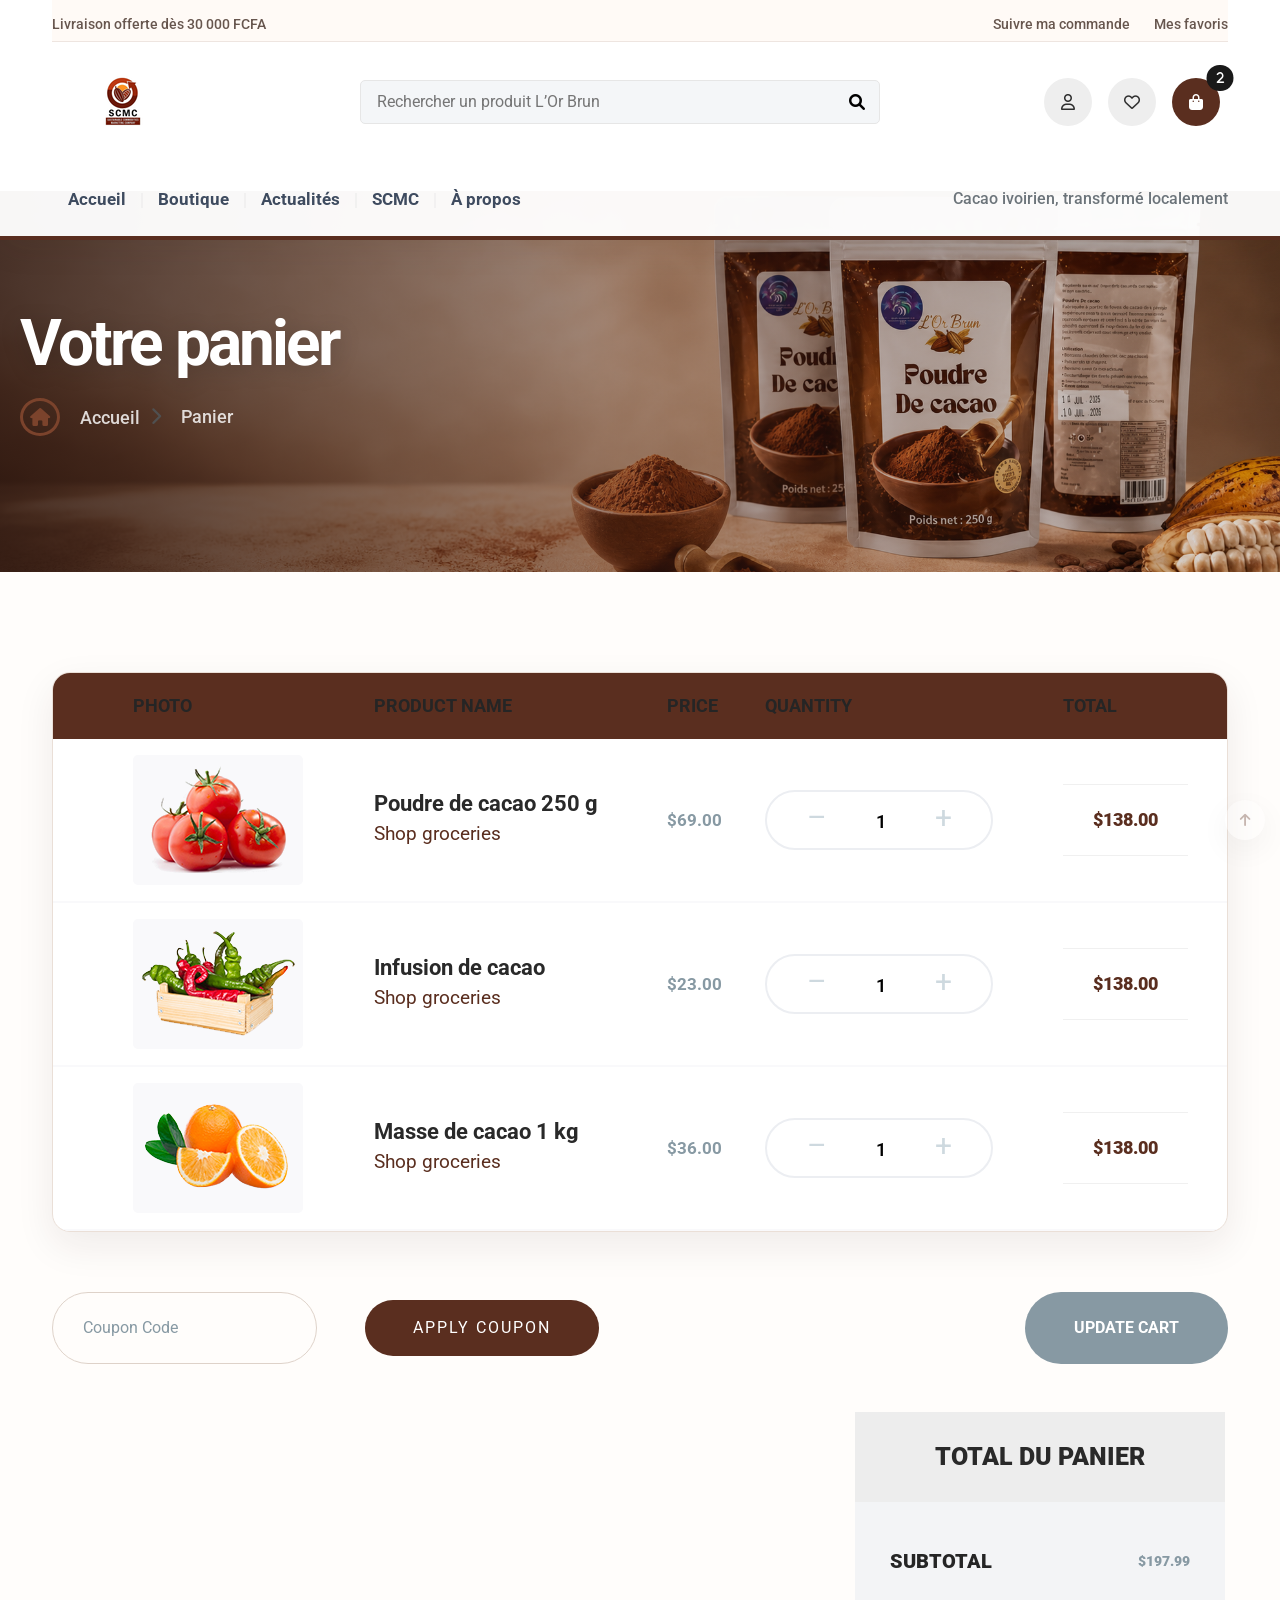
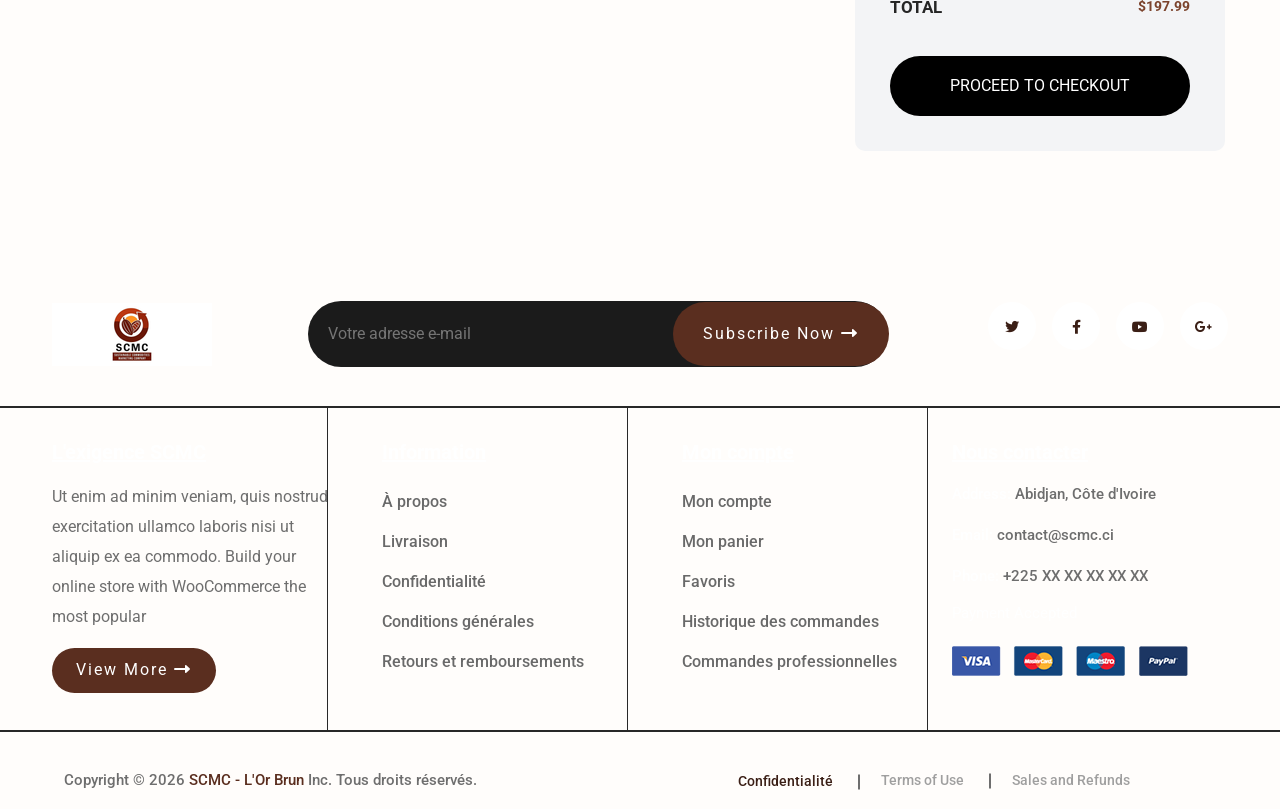
<file: cart.html>
<!DOCTYPE html>
<html lang="en">

<head>
    <meta charset="UTF-8">
    <meta http-equiv="X-UA-Compatible" content="IE=edge">
    <meta name="viewport" content="width=device-width, initial-scale=1.0">
    <title>Mon panier | L'Or Brun</title>
    <!-- favicon icon -->
    <link rel="shortcut icon" href="assets/images/icons/favicon.ico" type="image/x-icon">

    <!-- Include fontawesome cdn -->
    <link rel="stylesheet" href="https://cdnjs.cloudflare.com/ajax/libs/font-awesome/6.0.0-beta3/css/all.min.css"
        integrity="sha512-Fo3rlrZj/k7ujTnHg4CGR2D7kSs0v4LLanw2qksYuRlEzO+tcaEPQogQ0KaoGN26/zrn20ImR1DfuLWnOo7aBA=="
        crossorigin="anonymous" referrerpolicy="no-referrer" />

    <!-- Include google fonts -->
    <link rel="preconnect" href="https://fonts.googleapis.com">
    <link rel="preconnect" href="https://fonts.gstatic.com" crossorigin>
    <link href="https://fonts.googleapis.com/css2?family=Montserrat:wght@400;500;600;700;800;900&family=Roboto:wght@400;500;700;900&display=swap"
        rel="stylesheet">

    <!-- Include bootstrap CSS -->
    <link rel="stylesheet" href="assets/css/bootstrap.min.css">

    <!-- Include aos CSS -->
    <link rel="stylesheet" href="assets/css/aos.css">

    <!-- Include magnific-popup CSS -->
    <link rel="stylesheet" href="assets/css/magnific-popup.css">

    <!-- Include nice-select CSS -->
    <link rel="stylesheet" href="assets/css/nice-select.css">

    <!-- Include slick-theme CSS -->
    <link rel="stylesheet" href="assets/css/slick-theme.css">

    <!-- Include slick CSS -->
    <link rel="stylesheet" href="assets/css/slick.css">

    <!-- Include stylesheet CSS -->
    <link rel="stylesheet" href="assets/css/style.css">
    <link rel="stylesheet" href="assets/css/scmc-pages.css">

</head>

<body class="scmc-inner-page">
    <!-- body wrap start -->
    <div class="body-wrap overflow-hidden">
        <!-- back-to-top start -->
        <div class="backtotop">
            <a href="#!" class="scroll">
                <i class="far fa-arrow-up fw-bold"></i>
            </a>
        </div>
        <!-- back-to-top end -->

        <!-- header section start -->
        <header class="about_header position-relative">
            <!-- top header start -->
            <div class="top_header_main position-relative bg-white">
                <div class="container d-none d-md-block">
                    <div class="header_top d-flex align-items-center justify-content-between">
                        <div class="header_top_content d-flex pt-2">
                            <span class="shipping">Livraison offerte dès 30 000 FCFA</span>
                        </div>
                        <div class="header_top_cont d-flex align-items-center pt-2">
                            <a href="about-us.html"><span class="vendor me-4">Vente professionnelle</span></a>
                            <a href="#"><span class="Order me-4">Suivre ma commande</span></a>
                            <a href="#"><span class="wish">Mes favoris</span></a>
                        </div>
                    </div>
                </div>
                <!-- top header end -->

                <!-- top inner navbar start -->
                <div class="top_inner_main">
                    <div class="top_inner_wrap">
                        <div class="container">
                            <div
                                class="top_inner_content about_inner_cont d-flex justify-content-between align-items-center py-3">
                                <div class="top_inner_logo d-flex justify-content-between align-items-center">
                                    <a class="drop_bars text-dark me-4" href="#!" data-bs-toggle="offcanvas"
                                        data-bs-target="#offcanvasScrolling" aria-controls="offcanvasScrolling"
                                        aria-expanded="false" aria-label="Toggle navigation">
                                        <i class="fas fa-bars"></i>
                                    </a>
                                    <a href="index.html">
                                        <img src="assets/images/logo/logo.png" alt="image_not_found">
                                    </a>
                                </div>
                                <div class="top_inner_searchbar about_search position-relative d-none d-lg-block">
                                    <input class="py-2 px-3 name=" search" type="search"
                                        placeholder="All   |   Rechercher un produit L'Or Brun">
                                    <span><i class="fas fa-search position-absolute"></i></span>
                                </div>
                                <div class="main_search_btn3 d-block d-lg-none ms-auto me-3" data-bs-toggle="collapse"
                                    data-bs-target="#main_search_collapse" aria-expanded="false"
                                    aria-controls="main_search_collapse">
                                    <span><i class="fas fa-search position-absolute search_icon"></i></span>
                                    <span><i class="fas fa-times search_close"></i></span>
                                </div>
                                <div class="navbar_user me-2">
                                    <div class="navbar_user_icon">
                                        <ul class="list-unstyled d-flex mb-0">
                                            <li class="pe-3 position-relative">
                                                <a href="#collapseExample" data-bs-toggle="collapse"
                                                    href="#collapseExample" role="button" aria-expanded="false"
                                                    aria-controls="collapseExample"><i class="far fa-user"
                                                        data-toggle="collapse" role="button"
                                                        data-target="#use_deropdown" aria-expanded="false"
                                                        aria-controls="use_deropdown"></i>
                                                </a>
                                                <!-- user profile start -->
                                                <div id="collapseExample" class="collapse_dropdown collapse">
                                                    <div class="dropdown_content">
                                                        <div class="profile_info clearfix">
                                                            <div class="user_thumbnail">
                                                                <img src="assets/images/meta/meta1.png"
                                                                    alt="image_not_found">
                                                            </div>
                                                            <div class="user_content">
                                                                <h4 class="user_name">Jone Doe</h4>
                                                                <span class="user_title">Seller</span>
                                                            </div>
                                                        </div>
                                                        <ul class="settings_options ul_li_block clearfix">
                                                            <li><a href="#!"><i class="fas fa-user-circle"></i>
                                                                    Profile</a></li>
                                                            <li><a href="#!"><i class="fas fa-user-cog"></i>
                                                                    Settings</a></li>
                                                            <li><a href="#!"><i class="fas fa-sign-out-alt"></i>
                                                                    Logout</a></li>
                                                        </ul>
                                                    </div>
                                                </div>
                                            </li>
                                            <li class="pe-3"><a href="#!"><i class="far fa-heart"></i></a></li>
                                            <li><a href="#!"><i class="fas fa-shopping-bag position-relative"
                                                        data-bs-toggle="offcanvas" data-bs-target="#offcanvasRight"
                                                        aria-controls="offcanvasRight"><span
                                                            class="position-absolute top-0 start-100 translate-middle badge rounded-pill bg-danger">2</span></i></a>
                                            </li>
                                        </ul>
                                    </div>
                                </div>
                            </div>
                            <!-- mobile menubar start -->
                            <div class="offcanvas offcanvas-start" data-bs-scroll="true" data-bs-backdrop="false"
                                tabindex="-1" id="offcanvasScrolling" aria-labelledby="offcanvasScrollingLabel">
                                <div class="offcanvas-header">
                                    <button type="button" class="btn-close mobile_menu_close text-reset"
                                        data-bs-dismiss="offcanvas" aria-label="Close"></button>
                                </div>
                                <div class="offcanvas-body">
                                    <ul class="navbar-nav main_menu_list m-auto">
                                        <li class="nav-item pe-4 dropdown">
                                            <a class="nav-link active" aria-current="page" href="#" id="home_submenu"
                                                role="button" data-bs-toggle="dropdown" aria-expanded="false">Home</a>
                                            <div class="dropdown-menu" aria-labelledby="home_submenu">
                                                <div class="sidebar_nav_item">
                                                    <ul class="list-unstyled">
                                                        <li>
                                                            <a href="index.html">Home V.1</a>
                                                        </li>
                                                        <li>
                                                            <a href="index.html">Home V.2</a>
                                                        </li>
                                                        <li>
                                                            <a href="index.html">Home V.3</a>
                                                        </li>
                                                        <li>
                                                            <a href="index.html">Home V.4</a>
                                                        </li>
                                                    </ul>
                                                </div>
                                            </div>
                                        </li>
                                        <li class="nav-item pe-4 dropdown">
                                            <a class="nav-link" href="#" id="shop_submenu" role="button"
                                                data-bs-toggle="dropdown" aria-expanded="false">Shop</a>
                                            <div class="dropdown-menu" aria-labelledby="shop_submenu">
                                                <div class="sidebar_nav_item">
                                                    <ul class="list-unstyled">
                                                        <li>
                                                            <a href="shop-list.html">Shop Sidebar</a>
                                                        </li>
                                                        <li>
                                                            <a href="shop-list.html">Shop List</a>
                                                        </li>
                                                    </ul>
                                                </div>
                                            </div>
                                        </li>
                                        <li class="nav-item pe-4 dropdown">
                                            <a class="nav-link" href="#" id="blog_submenu" role="button"
                                                data-bs-toggle="dropdown" aria-expanded="false">Blog</a>
                                            <div class="dropdown-menu" aria-labelledby="blog_submenu">
                                                <div class="sidebar_nav_item">
                                                    <ul class="list-unstyled">
                                                        <li>
                                                            <a href="blog-details.html">Blog Details</a>
                                                        </li>
                                                        <li>
                                                            <a href="blog-list.html">Blog Grid</a>
                                                        </li>
                                                        <li>
                                                            <a href="blog-list.html">Blog List</a>
                                                        </li>
                                                    </ul>
                                                </div>
                                            </div>
                                        </li>
                                        <li class="nav-item pe-5">
                                            <a class="nav-link" href="#!">Portfolio</a>
                                        </li>
                                        <li class="nav-item pe-4 dropdown">
                                            <a class="nav-link" href="#" id="page_submenu" role="button"
                                                data-bs-toggle="dropdown" aria-expanded="false">Pages</a>
                                            <div class="dropdown-menu" aria-labelledby="page_submenu">
                                                <div class="sidebar_nav_item">
                                                    <ul class="list-unstyled">
                                                        <li>
                                                            <a href="cart.html">Cart Page</a>
                                                        </li>
                                                        <li>
                                                            <a href="faqs.html">Faqs Page</a>
                                                        </li>
                                                        <li>
                                                            <a href="about-us.html">À propos V.1</a>
                                                        </li>
                                                        <li>
                                                            <a href="about-us.html">À propos V.2</a>
                                                        </li>
                                                        <li>
                                                            <a href="about-us.html">Vendor Page</a>
                                                        </li>
                                                        <li>
                                                            <a href="about-us.html">Vendor Profile</a>
                                                        </li>
                                                        <li>
                                                            <a href="about-us.html">Vendor Dashboard</a>
                                                        </li>
                                                        <li>
                                                            <a href="product-detail.html">Product Details V.1</a>
                                                        </li>
                                                        <li>
                                                            <a href="product-detail.html">Product Details V.2</a>
                                                        </li>
                                                    </ul>
                                                </div>
                                            </div>
                                        </li>
                                        <li class="nav-item pe-4 dropdown">
                                            <a class="nav-link" href="#" id="contact_submenu" role="button"
                                                data-bs-toggle="dropdown" aria-expanded="false">Contacts</a>
                                            <div class="dropdown-menu" aria-labelledby="contact_submenu">
                                                <div class="sidebar_nav_item">
                                                    <ul class="list-unstyled">
                                                        <li>
                                                            <a href="contact-us.html">Nous contacter</a>
                                                        </li>
                                                    </ul>
                                                </div>
                                            </div>
                                        </li>
                                    </ul>
                                </div>

                            </div>
                        </div>
                    </div>
                    <!-- collapse search - start -->
                    <div class="main_search_collapse collapse" id="main_search_collapse">
                        <div class="main_search_form position-relative card">
                            <div class="container">
                                <form action="#">
                                    <div class="form_item position-relative">
                                        <input type="search" class="form-control rounded-pill py-3" name="search"
                                            placeholder="Search Your Product...">
                                        <button type="submit" class="submit_btn"><i class="fas fa-search"></i></button>
                                    </div>
                                </form>
                            </div>
                        </div>
                    </div>
                    <!-- collapse search - end -->
                </div>
                <!-- top inner navbar end -->

                <!-- bottom header start -->
                <div class="header_bottom_main header_border position-relative d-none d-lg-block">
                    <div class="container">
                        <nav class="navbar navbar-expand-lg navbar-light">
                            <button class="navbar-toggler" type="button" data-bs-toggle="collapse"
                                data-bs-target="#navbarSupportedContent" aria-controls="navbarSupportedContent"
                                aria-expanded="false" aria-label="Toggle navigation">
                                <span class="navbar-toggler-icon"></span>
                            </button>
                            <div class="collapse navbar-collapse" id="navbarSupportedContent">
                                <ul class="navbar-nav navbar_4 main_menu_list after_navbar">
                                    <li class="nav-item nav_item_has_child px-2 dropdown">
                                        <a class="nav-link active" aria-current="page" href="#" id="home_submenu"
                                            role="button" data-bs-toggle="dropdown" aria-expanded="false">Home</a>
                                        <div class="nav_item_submenu dropdown-menu" aria-labelledby="home_submenu"
                                            style="background-image: url(assets/images/mega/mega3.png)">
                                            <div class="nav_submenu_cont">
                                                <h4>Accueil</h4>
                                                <ul class="list-unstyled ms-3">
                                                    <li>
                                                        <a href="index.html">Home V.1</a>
                                                    </li>
                                                    <li>
                                                        <a href="index.html">Home V.2</a>
                                                    </li>
                                                    <li>
                                                        <a href="index.html">Home V.3</a>
                                                    </li>
                                                    <li>
                                                        <a href="index.html">Home V.4</a>
                                                    </li>
                                                    <li>
                                                        <a href="#">Home V.5</a>
                                                    </li>
                                                    <li>
                                                        <a href="#">Home V.6</a>
                                                    </li>
                                                </ul>
                                            </div>
                                        </div>
                                    </li>
                                    <li class="nav-item nav_item_has_child px-2 dropdown">
                                        <a class="nav-link" href="#" id="shop_submenu" role="button"
                                            data-bs-toggle="dropdown" aria-expanded="false">Shop</a>
                                        <div class="nav_item_submenu dropdown-menu" aria-labelledby="shop_submenu"
                                            style="background-image: url(assets/images/mega/mega3.png)">
                                            <div class="nav_submenu_cont">
                                                <h4>Boutique</h4>
                                                <ul class="list-unstyled ms-3">
                                                    <li>
                                                        <a href="shop-list.html">
                                                            <span class="item_title text-start">Shop Sidebar</span>
                                                        </a>
                                                    </li>
                                                    <li>
                                                        <a href="shop-list.html">
                                                            <span class="item_title text-start">Shop List</span>
                                                        </a>
                                                    </li>
                                                    <li>
                                                        <a href="#">
                                                            <span class="item_title text-start">Shop List 3</span>
                                                        </a>
                                                    </li>
                                                    <li>
                                                        <a href="#">
                                                            <span class="item_title text-start">Shop List 4</span>
                                                        </a>
                                                    </li>
                                                    <li>
                                                        <a href="#">
                                                            <span class="item_title text-start">Shop List 5</span>
                                                        </a>
                                                    </li>
                                                    <li>
                                                        <a href="#">
                                                            <span class="item_title text-start">Shop List 6</span>
                                                        </a>
                                                    </li>
                                                </ul>
                                            </div>
                                        </div>
                                    </li>
                                    <li class="nav-item nav_item_has_child px-2 dropdown">
                                        <a class="nav-link" href="#" id="blog_submenu" role="button"
                                            data-bs-toggle="dropdown" aria-expanded="false">Blog</a>
                                        <div class="nav_item_submenu dropdown-menu" aria-labelledby="blog_submenu"
                                            style="background-image: url(assets/images/mega/mega3.png)">
                                            <div class="nav_submenu_cont">
                                                <h4>Actualités</h4>
                                                <ul class="list-unstyled ms-3">
                                                    <li>
                                                        <a href="blog-details.html">Blog Details</a>
                                                    </li>
                                                    <li>
                                                        <a href="blog-list.html">Blog Grid</a>
                                                    </li>
                                                    <li>
                                                        <a href="blog-list.html">Blog List 1</a>
                                                    </li>
                                                    <li>
                                                        <a href="#">Blog List 2</a>
                                                    </li>
                                                    <li>
                                                        <a href="#">Blog List 3</a>
                                                    </li>
                                                    <li>
                                                        <a href="#">Blog List 4</a>
                                                    </li>
                                                </ul>
                                            </div>
                                        </div>
                                    </li>
                                    <li class="nav-item nav_item_has_child px-2">
                                        <a class="nav-link" href="#!">Portfolio</a>
                                    </li>
                                    <li class="nav-item nav_item_has_child px-2 dropdown">
                                        <a class="nav-link" href="#" id="page_submenu" role="button"
                                            data-bs-toggle="dropdown" aria-expanded="false">Pages</a>
                                        <div class="nav_item_megamenu dropdown-menu" aria-labelledby="page_submenu">
                                            <div class="container p-0">
                                                <div class="row">
                                                    <div class="col-lg-4">
                                                        <div class="mega_thumb_area position-relative"
                                                            style="background-image: url(assets/images/sales/sale1.png);">
                                                            <div class="thumb_text">
                                                                <h2>
                                                                    <font>100%</font> Pure <br> Natural Cacao
                                                                </h2>
                                                                <span>Produits cacao Sale 30% Off</span>
                                                                <a href="#"><button type="button"
                                                                        class="btn custom_btn rounded-pill text-white mt-3">View
                                                                        More</button></a>
                                                            </div>
                                                        </div>
                                                    </div>
                                                    <div class="col-lg-4">
                                                        <div class="mega_item_area ms-5 my-4 position-relative">
                                                            <h4>Pages utiles</h4>
                                                            <ul class="list-unstyled">
                                                                <li>
                                                                    <a href="cart.html">Cart Page</a>
                                                                </li>
                                                                <li>
                                                                    <a href="faqs.html">Faqs Page</a>
                                                                </li>
                                                                <li>
                                                                    <a href="about-us.html">À propos V.1</a>
                                                                </li>
                                                                <li>
                                                                    <a href="about-us.html">À propos V.2</a>
                                                                </li>
                                                                <li>
                                                                    <a href="checkout.html">Checkout Page</a>
                                                                </li>
                                                                <li>
                                                                    <a href="shop-list.html">Compare Page</a>
                                                                </li>
                                                            </ul>
                                                            <div class="mega_item_thumb1 position-absolute">
                                                                <img src="assets/images/mega/mega1.png"
                                                                    alt="image_not_found">
                                                            </div>
                                                        </div>
                                                    </div>
                                                    <div class="col-lg-4">
                                                        <div class="mega_item_area my-4 position-relative">
                                                            <h4>Pages utiles </h4>
                                                            <ul class="list-unstyled">
                                                                <li>
                                                                    <a href="about-us.html">
                                                                        <span class="item_title text-start">Vendor
                                                                            Page</span>
                                                                    </a>
                                                                </li>
                                                                <li>
                                                                    <a href="about-us.html">
                                                                        <span class="item_title text-start">Vendor
                                                                            Profile</span>
                                                                    </a>
                                                                </li>
                                                                <li>
                                                                    <a href="about-us.html">
                                                                        <span class="item_title text-start">Vendor
                                                                            Dashboard</span>
                                                                    </a>
                                                                </li>
                                                                <li>
                                                                    <a href="product-detail.html">
                                                                        <span class="item_title text-start">Product
                                                                            Details V.1</span>
                                                                    </a>
                                                                </li>
                                                                <li>
                                                                    <a href="product-detail.html">
                                                                        <span class="item_title text-start">Product
                                                                            Details V.2</span>
                                                                    </a>
                                                                </li>
                                                            </ul>
                                                            <div class="mega_item_thumb2 position-absolute">
                                                                <img src="assets/images/mega/mega2.png"
                                                                    alt="image_not_found">
                                                            </div>
                                                        </div>
                                                    </div>
                                                </div>
                                            </div>
                                        </div>
                                    </li>
                                    <li class="nav-item nav_item_has_child px-2">
                                        <a class="nav-link" href="#!">Nos offres</a>
                                    </li>
                                </ul>
                            </div>
                            <!-- recent view -->
                            <a href="#staticBackdrop" data-bs-toggle="modal">
                                <span class="recent_view">Cacao ivoirien, transformé localement <i
                                        class="fas fa-long-arrow-alt-right"></i></span>
                            </a>
                        </nav>
                    </div>
                </div>
        </header>

        <!-- main body start -->
        <main>

            <!-- sidebar section start -->
            <section class="sidebar_section">
                <div class="sidebar_content_wrap">
                    <div class="container">
                        <div class="row">
                            <div class="offcanvas offcanvas-end" tabindex="-1" id="offcanvasRight"
                                aria-labelledby="offcanvasRightLabel">
                                <div class="offcanvas-header align-items-center">
                                    <h5 class="mb-0">Produits cacao</h5>
                                    <button type="button" class="btn-close text-reset text-end"
                                        data-bs-dismiss="offcanvas" aria-label="Close"></button>
                                </div>
                                <div class="offcanvas-body">
                                    <div class="prdc_ctg_product_content mt-1 d-flex align-items-center">
                                        <div
                                            class="prdc_ctg_product_img d-flex justify-content-center align-items-center me-3">
                                            <img src="assets/images/category/cat6.png" alt="image_not_found">
                                        </div>
                                        <div class="prdc_ctg_product_text">
                                            <div class="prdc_ctg_product_title my-2">
                                                <h5>Poudre de cacao L'Or Brun</h5>
                                            </div>
                                            <div class="prdc_ctg_product_price mt-1 product_price">
                                                <span class="sale_price pe-1">5 000 FCFA</span>
                                                <del>7 000 FCFA</del>
                                            </div>
                                        </div>
                                    </div>
                                    <div class="prdc_ctg_product_content mt-1 d-flex align-items-center">
                                        <div
                                            class="prdc_ctg_product_img d-flex justify-content-center align-items-center me-3">
                                            <img src="assets/images/category/cat7.png" alt="image_not_found">
                                        </div>
                                        <div class="prdc_ctg_product_text">
                                            <div class="prdc_ctg_product_title my-2">
                                                <h5>Poudre de cacao L'Or Brun</h5>
                                            </div>
                                            <div class="prdc_ctg_product_price mt-1 product_price">
                                                <span class="sale_price pe-1">4 000 FCFA</span>
                                                <del>$60.00</del>
                                            </div>
                                        </div>
                                    </div>
                                    <div class="prdc_ctg_product_content mt-1 d-flex align-items-center">
                                        <div
                                            class="prdc_ctg_product_img d-flex justify-content-center align-items-center me-3">
                                            <img src="assets/images/category/cat8.png" alt="image_not_found">
                                        </div>
                                        <div class="prdc_ctg_product_text">
                                            <div class="prdc_ctg_product_title my-2">
                                                <h5>Poudre de cacao L'Or Brun</h5>
                                            </div>
                                            <div class="prdc_ctg_product_price mt-1 product_price">
                                                <span class="sale_price pe-1">7 000 FCFA</span>
                                                <del>9 000 FCFA</del>
                                            </div>
                                        </div>
                                    </div>
                                    <div class="total_price">
                                        <ul class="ul_li_block mb_30 clearfix">
                                            <li>
                                                <span>Subtotal:</span>
                                                <span>$215</span>
                                            </li>
                                            <li>
                                                <span>Vat 5%:</span>
                                                <span>$10.75</span>
                                            </li>
                                            <li>
                                                <span>Discount 15%:</span>
                                                <span>- $32.25</span>
                                            </li>
                                            <li>
                                                <span>Total:</span>
                                                <span>$191.8875</span>
                                            </li>
                                        </ul>
                                    </div>
                                    <div class="sidebar_btns">
                                        <ul class="btns_group ul_li_block clearfix">
                                            <li><a href="cart.html">View Cart</a></li>
                                            <li><a href="checkout.html">Checkout</a></li>
                                        </ul>
                                    </div>
                                </div>
                            </div>
                        </div>
                    </div>
                </div>
            </section>
            <!-- sidebar section end -->

            <!-- Breadcrumb section start -->
            <section class="breadcrumb_sec_1 position-relative">
                <div class="breadcrumb_wrap sec_space_mid_small"
                    style="background-image: url(assets/images/breadcrumb/breadcrumb-scmc-v2.png);">
                    <div class="breadcrumb_cont text-center">
                        <div class="breadcrumb_title">
                            <h2 class="text-white">Votre panier</h2>
                        </div>
                        <ul
                            class="list-unstyled breadcrumb_item d-flex justify-content-center align-items-center text-white">
                            <li><a href="index.html"><i class="fas fa-home active"></i>Accueil</a></li>

                            <li><i class="fas fa-chevron-right"></i>Panier</li>
                        </ul>
                    </div>
                </div>
            </section>
            <!-- Breadcrumb section end -->

            <!-- cart_section - start -->
            <section class="cart_section sec_space_large" data-aos="fade-up"
            data-aos-duration="2000">
                <div class="container">
                    <div class="cart_table table-responsive position-relative">
                        <table class="table align-middle">
                            <thead class="text-uppercase">
                                <tr>
                                    <th>photo</th>
                                    <th>product name</th>
                                    <th>Price</th>
                                    <th>Quantity</th>
                                    <th>Total</th>
                                </tr>
                            </thead>
                            <tbody>
                                <tr>
                                    <td>
                                        <div class="cart_product position-relative">
                                            <div class="item_image">
                                                <img src="assets/images/cart/cart1.png" alt="image_not_found">
                                            </div>
                                            <button type="button" class="remove_btn position-absolute">
                                                <i class="fas fa-times"></i>
                                            </button>
                                        </div>
                                    </td>
                                    <td>
                                        <div class="item_content">
                                            <a href="shop-list.html">
                                                <h4 class="item_title">Poudre de cacao 250 g</h4>
                                            </a>
                                            <span class="item_type">Shop groceries</span>
                                        </div>
                                    </td>
                                    <td>
                                        <span class="price_text">$69.00</span>
                                    </td>
                                    <td>
                                        <div class="quantity_input">
                                            <form action="#">
                                                <span class="input_number_decrement">–</span>
                                                <input class="input_number" value="1">
                                                <span class="input_number_increment">+</span>
                                            </form>
                                        </div>
                                    </td>
                                    <td>
                                        <span class="total_price">$138.00</span>
                                    </td>
                                </tr>

                                <tr>
                                    <td>
                                        <div class="cart_product position-relative">
                                            <div class="item_image">
                                                <img src="assets/images/cart/cart2.png" alt="image_not_found">
                                            </div>
                                            <button type="button" class="remove_btn position-absolute">
                                                <i class="fas fa-times"></i>
                                            </button>
                                        </div>
                                    </td>
                                    <td>
                                        <div class="item_content">
                                            <a href="shop-list.html">
                                                <h4 class="item_title">Infusion de cacao</h4>
                                            </a>
                                            <span class="item_type">Shop groceries</span>
                                        </div>
                                    </td>
                                    <td>
                                        <span class="price_text">$23.00</span>
                                    </td>
                                    <td>
                                        <div class="quantity_input">
                                            <form action="#">
                                                <span class="input_number_decrement">–</span>
                                                <input class="input_number" value="1">
                                                <span class="input_number_increment">+</span>
                                            </form>
                                        </div>
                                    </td>
                                    <td>
                                        <span class="total_price">$138.00</span>
                                    </td>
                                </tr>
                                <tr>
                                    <td>
                                        <div class="cart_product position-relative">
                                            <div class="item_image">
                                                <img src="assets/images/cart/cart3.png" alt="image_not_found">
                                            </div>
                                            <button type="button" class="remove_btn position-absolute">
                                                <i class="fas fa-times"></i>
                                            </button>
                                        </div>
                                    </td>
                                    <td>
                                        <div class="item_content">
                                            <a href="shop-list.html">
                                                <h4 class="item_title">Masse de cacao 1 kg</h4>
                                            </a>
                                            <span class="item_type">Shop groceries</span>
                                        </div>
                                    </td>
                                    <td>
                                        <span class="price_text">$36.00</span>
                                    </td>
                                    <td>
                                        <div class="quantity_input">
                                            <form action="#">
                                                <span class="input_number_decrement">–</span>
                                                <input class="input_number" value="1">
                                                <span class="input_number_increment">+</span>
                                            </form>
                                        </div>
                                    </td>
                                    <td>
                                        <span class="total_price">$138.00</span>
                                    </td>
                                </tr>
                            </tbody>
                        </table>
                    </div>

                    <div class="coupon_wrap d-flex justify-content-between">
                        <div class="coupon_form d-flex align-items-center">
                            <div class="form_item mb-0 me-5">
                                <input type="text" class="coupon rounded-pill" placeholder="Coupon Code">
                            </div>
                            <button type="submit"
                                class="btn btn_coupon custom_btn text-white rounded-pill py-2 py-sm-3 px-3 px-sm-5 text-uppercase">Apply
                                Coupon</button>
                        </div>
                        <button type="button"
                            class="btn coupon_update_btn text-white rounded-pill py-2 py-sm-3 px-3 px-sm-5 text-uppercase">Update
                            Cart</button>
                    </div>

                    <div class="row justify-content-lg-end">
                        <div class="col col-lg-4 mt-5">
                            <div class="cart_pricing_table text-uppercase">
                                <h3 class="table_title text-center">Total du panier</h3>
                                <ul class="ul_li_block clearfix">
                                    <li><span>Subtotal</span> <span>$197.99</span></li>
                                    <li><span>Total</span> <span>$197.99</span></li>
                                </ul>
                                <div class="btn_wrap pt-0 text-center">
                                    <a href="#" class="btn text-uppercase text-white rounded-pill">Proceed to
                                        Checkout</a>
                                </div>
                            </div>
                        </div>
                    </div>
                </div>
            </section>
            <!-- cart_section - end -->

        </main>
        <!-- main body end -->

        <!-- footer section start -->
        <footer class="footer_section position-relative">
            <div class="footer_section_wrap sec_top_space_50"
                style="background-image: url(assets/images/footer/footer.png)">
                <div class="container">
                    <div
                        class="footer_top_content d-flex flex-column flex-lg-row justify-content-between align-items-center">
                        <div class="footer_top_logo">
                            <a href="about-us.html"><img src="assets/images/logo/logo2.png" alt="image_not_found"></a>
                        </div>
                        <div class="footer_top_subs position-relative">
                            <input class="rounded-pill" type="search" name="search" placeholder="Votre adresse e-mail">
                            <a href="#!"><button type="button"
                                    class="btn custom_btn rounded-pill text-white position-absolute">Subscribe Now <i
                                        class="fas fa-long-arrow-alt-right"></i></button></a>
                        </div>
                        <div class="footer_top_social">
                            <ul class="list-unstyled d-flex justify-content-end">
                                <li class="me-3"><a href="#!"><i class="fab fa-twitter"></i></a></li>
                                <li class="me-3"><a href="#!"><i class="fab fa-facebook-f"></i></a></li>
                                <li class="me-3"><a href="#!"><i class="fab fa-youtube"></i></a></li>
                                <li><a href="#!"><i class="fab fa-google-plus-g"></i></a></li>
                            </ul>
                        </div>
                    </div>
                    <div class="footer_inner_content sec_space_xs_70">
                        <div class="footer_inner_content_wrap">
                            <div class="row">
                                <div class="col-md-6 col-lg-3">
                                    <div class="footer_inner_choose_content">
                                        <div class="footer_inner_choose_title">
                                            <h4>
                                                <a href="#!" class="text-white">L'exigence SCMC</a>
                                            </h4>
                                        </div>
                                        <div class="footer_inner_choose_desc pt-2">
                                            <p>Ut enim ad minim veniam, quis nostrud exercitation ullamco laboris nisi
                                                ut aliquip ex ea
                                                commodo. Build your online store with WooCommerce the most popular </p>
                                        </div>
                                        <div class="footer_inner_choose">
                                            <a href="#!"><button type="button"
                                                    class="btn custom_btn rounded-pill px-4 text-white">View More <i
                                                        class="fas fa-long-arrow-alt-right"></i></button></a>
                                        </div>
                                    </div>
                                </div>
                                <div class="col-md-6 col-lg-3">
                                    <div class="footer_inner_info_content">
                                        <div class="footer_inner_info_title">
                                            <h4>
                                                <a href="#!" class="text-white">Information</a>
                                            </h4>
                                        </div>
                                        <div class="footer_inner_info_item pt-2">
                                            <ul class="list-unstyled">
                                                <li><a href="#!">À propos</a></li>
                                                <li><a href="#!">Livraison</a></li>
                                                <li><a href="#!">Confidentialité</a></li>
                                                <li><a href="#!">Conditions générales</a></li>
                                                <li><a href="#!">Retours et remboursements</a></li>
                                            </ul>
                                        </div>
                                    </div>
                                </div>
                                <div class="col-md-6 col-lg-3">
                                    <div class="footer_inner_acct_content">
                                        <div class="footer_inner_acct_title">
                                            <h4>
                                                <a href="#!" class="text-white">Mon compte</a>
                                            </h4>
                                        </div>
                                        <div class="footer_inner_acct_item pt-2">
                                            <ul class="list-unstyled">
                                                <li><a href="#!">Mon compte</a></li>
                                                <li><a href="#!">Mon panier</a></li>
                                                <li><a href="#!">Favoris</a></li>
                                                <li><a href="#!">Historique des commandes</a></li>
                                                <li><a href="#!">Commandes professionnelles</a></li>
                                            </ul>
                                        </div>
                                    </div>
                                </div>
                                <div class="col-md-6 col-lg-3">
                                    <div class="footer_inner_cotc_content">
                                        <div class="footer_inner_ctc_title">
                                            <h4>
                                                <a href="#!" class="text-white">Nous contacter</a>
                                            </h4>
                                        </div>
                                        <div class="footer_inner_ctc_info pt-2 text-white">
                                            <p>Address: <font>Abidjan, Côte d'Ivoire</font>
                                            </p>
                                            <p>Email: <font>contact@scmc.ci</font>
                                            </p>
                                            <p>Phone: <font>+225 XX XX XX XX XX</font>
                                            </p>
                                            <div class="footer_inner_payment_ctc">
                                                <div class="footer_inner_payment_title">
                                                    <h5 class="text-white">Payment Accepted</h5>
                                                </div>
                                                <div class="footer_inner_payment_thumb pt-3">
                                                    <a href="#!"><img src="assets/images/payment/payment.png"
                                                            alt="image_not_found"></a>
                                                </div>
                                            </div>
                                        </div>
                                    </div>
                                </div>
                            </div>
                        </div>
                    </div>
                    <div class="footer_bootom_content">
                        <div class="footer_bootom_wrap">
                            <div class="container">
                                <div class="row">
                                    <div class="col-md-6">
                                        <div class="footer_bootom_copyright">
                                            <p>Copyright © 2026 <font>SCMC - L'Or Brun</font> Inc. Tous droits réservés.</p>
                                        </div>
                                    </div>
                                    <div class="col-md-6">
                                        <div
                                            class="footer_bootom_privicy_cont d-flex justify-content-center align-items-center">
                                            <div class="footer_bootom_privicy pe-5">
                                                <a href="#!">
                                                    <p class="priv position-relative">Confidentialité</p>
                                                </a>
                                            </div>
                                            <div class="footer_bootom_terms pe-5">
                                                <p class="position-relative">Terms of Use</p>
                                            </div>
                                            <div class="footer_bootom_refunds">
                                                <p>Sales and Refunds</p>
                                            </div>
                                        </div>
                                    </div>
                                </div>
                            </div>
                        </div>
                    </div>
                </div>
            </div>
        </footer>
        <!-- footer section end -->

        <!-- view recently products start -->

        <div class="modal fade recent_product" id="staticBackdrop" data-bs-backdrop="static" data-bs-keyboard="false"
            tabindex="-1" aria-labelledby="staticBackdropLabel" aria-hidden="true">
            <div class="modal-dialog modal-dialog-centered">
                <div class="modal-content">
                    <div class="modal-header">
                        <h2 class="recent_product_title">Produits populaires</h2>
                        <button type="button" class="btn-close" data-bs-dismiss="modal" aria-label="Close"></button>
                    </div>
                    <div class="modal-body">
                        <div class="container">
                            <div class="row g-2">
                                <div class="col-sm-6 col-lg-4">
                                    <div class="product_layout_1 overflow-hidden position-relative">
                                        <div class="product_layout_content bg-white position-relative">
                                            <div class="product_image_wrap">
                                                <a class="product_image d-flex justify-content-center align-items-center"
                                                    href="product-detail.html">
                                                    <img src="assets/images/product/product9.png" alt="image_not_found">
                                                </a>
                                                <ul class="product_badge_group ul_li_block">
                                                    <li><span
                                                            class="product_badge badge_meats position-absolute rounded-pill text-uppercase">Meats</span>
                                                    </li>
                                                    <li><span
                                                            class="product_badge badge_discount position-absolute rounded-pill">-27%</span>
                                                    </li>
                                                </ul>
                                                <ul class="product_action_btns ul_li_block d-flex">
                                                    <li><a class="tooltips" data-placement="top" title="Search Product"
                                                            href="#!"><i class="fas fa-search"></i></a></li>
                                                    <li><a class="tooltips" data-placement="top" title="Add To Cart"
                                                            href="#product_quick_view" data-bs-toggle="modal"><i
                                                                class="fas fa-shopping-bag"></i></a></li>
                                                </ul>
                                            </div>
                                            <div class="rating_wrap d-flex">
                                                <ul class="rating_star ul_li">
                                                    <li class="active"><i class="fas fa-star"></i></li>
                                                    <li class="active"><i class="fas fa-star"></i></li>
                                                    <li class="active"><i class="fas fa-star"></i></li>
                                                    <li class="active"><i class="fas fa-star"></i></li>
                                                    <li><i class="far fa-star"></i></li>
                                                </ul>
                                                <span class="shop_review_text">( 4.0 )</span>
                                            </div>
                                            <div class="product_content">
                                                <h3 class="product_title">
                                                    <a href="product-detail.html">Poudre de cacao L'Or Brun</a>
                                                </h3>
                                                <div class="product_price">
                                                    <span class="sale_price pe-1">5 000 FCFA</span>
                                                    <del>6 500 FCFA</del>
                                                </div>
                                            </div>
                                        </div>
                                    </div>
                                </div>
                                <div class="col-sm-6 col-lg-4">
                                    <div class="product_layout_1 overflow-hidden position-relative">
                                        <div class="product_layout_content bg-white position-relative">
                                            <div class="product_image_wrap">
                                                <a class="product_image d-flex justify-content-center align-items-center"
                                                    href="product-detail.html">
                                                    <img src="assets/images/product/product10.png"
                                                        alt="image_not_found">
                                                </a>
                                                <ul class="product_badge_group ul_li_block">
                                                    <li><span
                                                            class="product_badge badge_meats position-absolute rounded-pill text-uppercase">Meats</span>
                                                    </li>
                                                    <li><span
                                                            class="product_badge badge_discount position-absolute rounded-pill">-27%</span>
                                                    </li>
                                                </ul>
                                                <ul class="product_action_btns ul_li_block d-flex">
                                                    <li><a class="tooltips" data-placement="top" title="Search Product"
                                                            href="#!"><i class="fas fa-search"></i></a></li>
                                                    <li><a class="tooltips" data-placement="top" title="Add To Cart"
                                                            href="#product_quick_view" data-bs-toggle="modal"><i
                                                                class="fas fa-shopping-bag"></i></a></li>
                                                </ul>
                                            </div>
                                            <div class="rating_wrap d-flex">
                                                <ul class="rating_star ul_li">
                                                    <li class="active"><i class="fas fa-star"></i></li>
                                                    <li class="active"><i class="fas fa-star"></i></li>
                                                    <li class="active"><i class="fas fa-star"></i></li>
                                                    <li class="active"><i class="fas fa-star"></i></li>
                                                    <li><i class="far fa-star"></i></li>
                                                </ul>
                                                <span class="shop_review_text">( 4.0 )</span>
                                            </div>
                                            <div class="product_content">
                                                <h3 class="product_title">
                                                    <a href="product-detail.html">Poudre de cacao L'Or Brun</a>
                                                </h3>
                                                <div class="product_price">
                                                    <span class="sale_price pe-1">5 000 FCFA</span>
                                                    <del>6 500 FCFA</del>
                                                </div>
                                            </div>
                                        </div>
                                    </div>
                                </div>
                                <div class="col-sm-6 col-lg-4">
                                    <div class="product_layout_1 overflow-hidden position-relative">
                                        <div class="product_layout_content bg-white position-relative">
                                            <div class="product_image_wrap">
                                                <a class="product_image d-flex justify-content-center align-items-center"
                                                    href="product-detail.html">
                                                    <img src="assets/images/product/product11.png"
                                                        alt="image_not_found">
                                                </a>
                                                <ul class="product_badge_group ul_li_block">
                                                    <li><span
                                                            class="product_badge badge_meats position-absolute rounded-pill text-uppercase">Meats</span>
                                                    </li>
                                                    <li><span
                                                            class="product_badge badge_discount position-absolute rounded-pill">-27%</span>
                                                    </li>
                                                </ul>
                                                <ul class="product_action_btns ul_li_block d-flex">
                                                    <li><a class="tooltips" data-placement="top" title="Search Product"
                                                            href="#!"><i class="fas fa-search"></i></a></li>
                                                    <li><a class="tooltips" data-placement="top" title="Add To Cart"
                                                            href="#product_quick_view" data-bs-toggle="modal"><i
                                                                class="fas fa-shopping-bag"></i></a></li>
                                                </ul>
                                            </div>
                                            <div class="rating_wrap d-flex">
                                                <ul class="rating_star ul_li">
                                                    <li class="active"><i class="fas fa-star"></i></li>
                                                    <li class="active"><i class="fas fa-star"></i></li>
                                                    <li class="active"><i class="fas fa-star"></i></li>
                                                    <li class="active"><i class="fas fa-star"></i></li>
                                                    <li><i class="far fa-star"></i></li>
                                                </ul>
                                                <span class="shop_review_text">( 4.0 )</span>
                                            </div>
                                            <div class="product_content">
                                                <h3 class="product_title">
                                                    <a href="product-detail.html">Poudre de cacao L'Or Brun</a>
                                                </h3>
                                                <div class="product_price">
                                                    <span class="sale_price pe-1">5 000 FCFA</span>
                                                    <del>6 500 FCFA</del>
                                                </div>
                                            </div>
                                        </div>
                                    </div>
                                </div>
                                <div class="col-sm-6 col-lg-4">
                                    <div class="product_layout_1 overflow-hidden position-relative">
                                        <div class="product_layout_content bg-white position-relative">
                                            <div class="product_image_wrap">
                                                <a class="product_image d-flex justify-content-center align-items-center"
                                                    href="product-detail.html">
                                                    <img src="assets/images/product/product12.png"
                                                        alt="image_not_found">
                                                </a>
                                                <ul class="product_badge_group ul_li_block">
                                                    <li><span
                                                            class="product_badge badge_meats position-absolute rounded-pill text-uppercase">Meats</span>
                                                    </li>
                                                    <li><span
                                                            class="product_badge badge_discount position-absolute rounded-pill">-27%</span>
                                                    </li>
                                                </ul>
                                                <ul class="product_action_btns ul_li_block d-flex">
                                                    <li><a class="tooltips" data-placement="top" title="Search Product"
                                                            href="#!"><i class="fas fa-search"></i></a></li>
                                                    <li><a class="tooltips" data-placement="top" title="Add To Cart"
                                                            href="#product_quick_view" data-bs-toggle="modal"><i
                                                                class="fas fa-shopping-bag"></i></a></li>
                                                </ul>
                                            </div>
                                            <div class="rating_wrap d-flex">
                                                <ul class="rating_star ul_li">
                                                    <li class="active"><i class="fas fa-star"></i></li>
                                                    <li class="active"><i class="fas fa-star"></i></li>
                                                    <li class="active"><i class="fas fa-star"></i></li>
                                                    <li class="active"><i class="fas fa-star"></i></li>
                                                    <li><i class="far fa-star"></i></li>
                                                </ul>
                                                <span class="shop_review_text">( 4.0 )</span>
                                            </div>
                                            <div class="product_content">
                                                <h3 class="product_title">
                                                    <a href="product-detail.html">Poudre de cacao L'Or Brun</a>
                                                </h3>
                                                <div class="product_price">
                                                    <span class="sale_price pe-1">5 000 FCFA</span>
                                                    <del>6 500 FCFA</del>
                                                </div>
                                            </div>
                                        </div>
                                    </div>
                                </div>
                                <div class="col-sm-6 col-lg-4">
                                    <div class="product_layout_1 overflow-hidden position-relative">
                                        <div class="product_layout_content bg-white position-relative">
                                            <div class="product_image_wrap">
                                                <a class="product_image d-flex justify-content-center align-items-center"
                                                    href="product-detail.html">
                                                    <img src="assets/images/product/product9.png" alt="image_not_found">
                                                </a>
                                                <ul class="product_badge_group ul_li_block">
                                                    <li><span
                                                            class="product_badge badge_meats position-absolute rounded-pill text-uppercase">Meats</span>
                                                    </li>
                                                    <li><span
                                                            class="product_badge badge_discount position-absolute rounded-pill">-27%</span>
                                                    </li>
                                                </ul>
                                                <ul class="product_action_btns ul_li_block d-flex">
                                                    <li><a class="tooltips" data-placement="top" title="Search Product"
                                                            href="#!"><i class="fas fa-search"></i></a></li>
                                                    <li><a class="tooltips" data-placement="top" title="Add To Cart"
                                                            href="#product_quick_view" data-bs-toggle="modal"><i
                                                                class="fas fa-shopping-bag"></i></a></li>
                                                </ul>
                                            </div>
                                            <div class="rating_wrap d-flex">
                                                <ul class="rating_star ul_li">
                                                    <li class="active"><i class="fas fa-star"></i></li>
                                                    <li class="active"><i class="fas fa-star"></i></li>
                                                    <li class="active"><i class="fas fa-star"></i></li>
                                                    <li class="active"><i class="fas fa-star"></i></li>
                                                    <li><i class="far fa-star"></i></li>
                                                </ul>
                                                <span class="shop_review_text">( 4.0 )</span>
                                            </div>
                                            <div class="product_content">
                                                <h3 class="product_title">
                                                    <a href="product-detail.html">Poudre de cacao L'Or Brun</a>
                                                </h3>
                                                <div class="product_price">
                                                    <span class="sale_price pe-1">5 000 FCFA</span>
                                                    <del>6 500 FCFA</del>
                                                </div>
                                            </div>
                                        </div>
                                    </div>
                                </div>
                                <div class="col-sm-6 col-lg-4">
                                    <div class="product_layout_1 overflow-hidden position-relative">
                                        <div class="product_layout_content bg-white position-relative">
                                            <div class="product_image_wrap">
                                                <a class="product_image d-flex justify-content-center align-items-center"
                                                    href="product-detail.html">
                                                    <img src="assets/images/product/product10.png"
                                                        alt="image_not_found">
                                                </a>
                                                <ul class="product_badge_group ul_li_block">
                                                    <li><span
                                                            class="product_badge badge_meats position-absolute rounded-pill text-uppercase">Meats</span>
                                                    </li>
                                                    <li><span
                                                            class="product_badge badge_discount position-absolute rounded-pill">-27%</span>
                                                    </li>
                                                </ul>
                                                <ul class="product_action_btns ul_li_block d-flex">
                                                    <li><a class="tooltips" data-placement="top" title="Search Product"
                                                            href="#!"><i class="fas fa-search"></i></a></li>
                                                    <li><a class="tooltips" data-placement="top" title="Add To Cart"
                                                            href="#product_quick_view" data-bs-toggle="modal"><i
                                                                class="fas fa-shopping-bag"></i></a></li>
                                                </ul>
                                            </div>
                                            <div class="rating_wrap d-flex">
                                                <ul class="rating_star ul_li">
                                                    <li class="active"><i class="fas fa-star"></i></li>
                                                    <li class="active"><i class="fas fa-star"></i></li>
                                                    <li class="active"><i class="fas fa-star"></i></li>
                                                    <li class="active"><i class="fas fa-star"></i></li>
                                                    <li><i class="far fa-star"></i></li>
                                                </ul>
                                                <span class="shop_review_text">( 4.0 )</span>
                                            </div>
                                            <div class="product_content">
                                                <h3 class="product_title">
                                                    <a href="product-detail.html">Poudre de cacao L'Or Brun</a>
                                                </h3>
                                                <div class="product_price">
                                                    <span class="sale_price pe-1">5 000 FCFA</span>
                                                    <del>6 500 FCFA</del>
                                                </div>
                                            </div>
                                        </div>
                                    </div>
                                </div>
                            </div>
                        </div>
                    </div>
                </div>
            </div>
        </div>

        <!-- view recently products end -->

        <!-- quick-view start -->

        <div class="modal fade quick_view" id="product_quick_view" tabindex="-1" aria-labelledby="exampleModalLabel"
            aria-hidden="true">
            <div class="modal-dialog modal-dialog-centered">
                <div class="modal-content position-relative">
                    <button type="button" class="btn-close position-absolute" data-bs-dismiss="modal"
                        aria-label="Close"><i class="fas fa-times"></i></button>
                    <div class="modal-body p-0">
                        <div class="container-fluid-full product10_wrap sec_space_small"
                            style="background-image: url(assets/images/backgrounds/bg17.png)">
                            <div class="row justify-content-center p-5">
                                <div class="col-lg-6">
                                    <div class="product10_thumb_content d-flex flex-column">
                                        <div class="product11_slide_item">
                                            <div
                                                class="d-flex justify-content-center align-items-center position-relative overflow-hidden">
                                                <img src="assets/images/product/product40.png" alt="image_not_found">
                                            </div>
                                            <div
                                                class="d-flex justify-content-center align-items-center position-relative overflow-hidden">
                                                <img src="assets/images/product/product40.png" alt="image_not_found">
                                            </div>
                                            <div
                                                class="d-flex justify-content-center align-items-center position-relative overflow-hidden">
                                                <img src="assets/images/product/product40.png" alt="image_not_found">
                                            </div>
                                        </div>

                                        <div class="product10_thumb_item product11_slide_thumb">
                                            <div class="thumb_item">
                                                <a href="#!"><img src="assets/images/product/product6.png"
                                                        alt="image_not_found"></a>
                                            </div>
                                            <div class="thumb_item">
                                                <a href="#!"><img src="assets/images/product/product8.png"
                                                        alt="image_not_found"></a>
                                            </div>
                                            <div class="thumb_item">
                                                <a href="#!"><img src="assets/images/product/product23.png"
                                                        alt="image_not_found"></a>
                                            </div>
                                            <div class="thumb_item">
                                                <a href="#!"><img src="assets/images/product/product6.png"
                                                        alt="image_not_found"></a>
                                            </div>
                                            <div class="thumb_item">
                                                <a href="#!"><img src="assets/images/product/product8.png"
                                                        alt="image_not_found"></a>
                                            </div>
                                            <div class="thumb_item">
                                                <a href="#!"><img src="assets/images/product/product23.png"
                                                        alt="image_not_found"></a>
                                            </div>
                                        </div>
                                    </div>
                                </div>
                                <div class="col-lg-6">
                                    <div class="rating_wrap d-flex justify-content-between">
                                        <div class="rating_review_cont d-flex d-flex align-items-center">
                                            <ul class="rating_star ul_li">
                                                <li class="active"><i class="fas fa-star"></i></li>
                                                <li class="active"><i class="fas fa-star"></i></li>
                                                <li class="active"><i class="fas fa-star"></i></li>
                                                <li class="active"><i class="fas fa-star"></i></li>
                                                <li><i class="far fa-star"></i></li>
                                            </ul>
                                            <a href="#!" class="review">Read 3 Reviews</a>
                                        </div>
                                        <div class="product_btn">
                                            <a href="#"><button type="button"
                                                    class="btn custom_btn rounded-pill px-4 text-white">Smoothies</button></a>
                                        </div>
                                    </div>
                                    <h2 class="product_detail_title">Produits L'Or Brun</h2>
                                    <p class="product_detail_desc py-2">Morbi eget congue lectus. Donec eleifend
                                        ultricies urna et euismod. Sed consectetur tellus eget odio aliquet, vel
                                        vestibulum tellus sollicitudin. Morbi maximus metus eu eros tincidunt, vitae
                                        mollis ante imperdiet. Nulla imperdiet at mauris ut posuere. Nam at ultrices
                                        justo.</p>
                                    <div class="product10_quantity_btn_wrap d-flex align-items-center">
                                        <div class="quantity_input bg-white">
                                            <form action="#">
                                                <span class="input_number_decrement">–</span>
                                                <input class="input_number" value="2KG">
                                                <span class="input_number_increment">+</span>
                                            </form>
                                        </div>
                                        <a href="#"><button type="button"
                                                class="btn custom_btn rounded-pill ms-3 px-5 py-3 text-white">Order Now
                                                <i class="fas fa-long-arrow-alt-right"></i></button></a>
                                    </div>
                                    <div class="product_tags_wrap d-flex align-items-center mt-5">
                                        <h6 class="product_tags_title text-uppercase">tags:</h6>
                                        <div class="tags_item d-flex align-items-center">
                                            <a href="#!">T-shirt,</a>
                                            <a class="ms-1" href="#!">Clothes,</a>
                                            <a class="ms-1" href="#!">Fashion,</a>
                                            <a class="ms-1" href="#!">Shop</a>
                                        </div>
                                    </div>
                                    <div class="product_social_links d-flex align-items-center">
                                        <h6 class="product_social_title text-uppercase">share:</h6>
                                        <ul class="list-unstyled d-flex mb-0">
                                            <li><a href="#!"><i class="fab fa-facebook-f"></i></a></li>
                                            <li><a href="#!"><i class="fab fa-twitter"></i></a></li>
                                            <li><a href="#!"><i class="fab fa-google-plus-g"></i></a></li>
                                            <li><a href="#!"><i class="fab fa-pinterest-p"></i></a></li>
                                        </ul>
                                    </div>
                                </div>
                            </div>
                        </div>
                    </div>
                </div>
            </div>
        </div>

        <!-- quick-view end -->

    </div>
    <!-- body wrap end -->

    <!-- Include jquery js -->
    <script src="assets/js/jquery.min.js"></script>

    <!-- Include bootstrap-bundle js -->
    <script src="assets/js/bootstrap.bundle.min.js"></script>

    <!-- Include aos js -->
    <script src="assets/js/aos.js"></script>

    <!-- Include jquery-magnific-popup js -->
    <script src="assets/js/magnific-popup.min.js"></script>

    <!-- Include nice-select js -->
    <script src="assets/js/nice-select.min.js"></script>

    <!-- Include jquery-countdown js -->
    <script src="assets/js/countdown.min.js"></script>

    <!-- Include slick js -->
    <script src="assets/js/slick.min.js"></script>

    <!-- Include custom js -->
    <script src="assets/js/custom.js"></script>

</body>

</html>
</file>
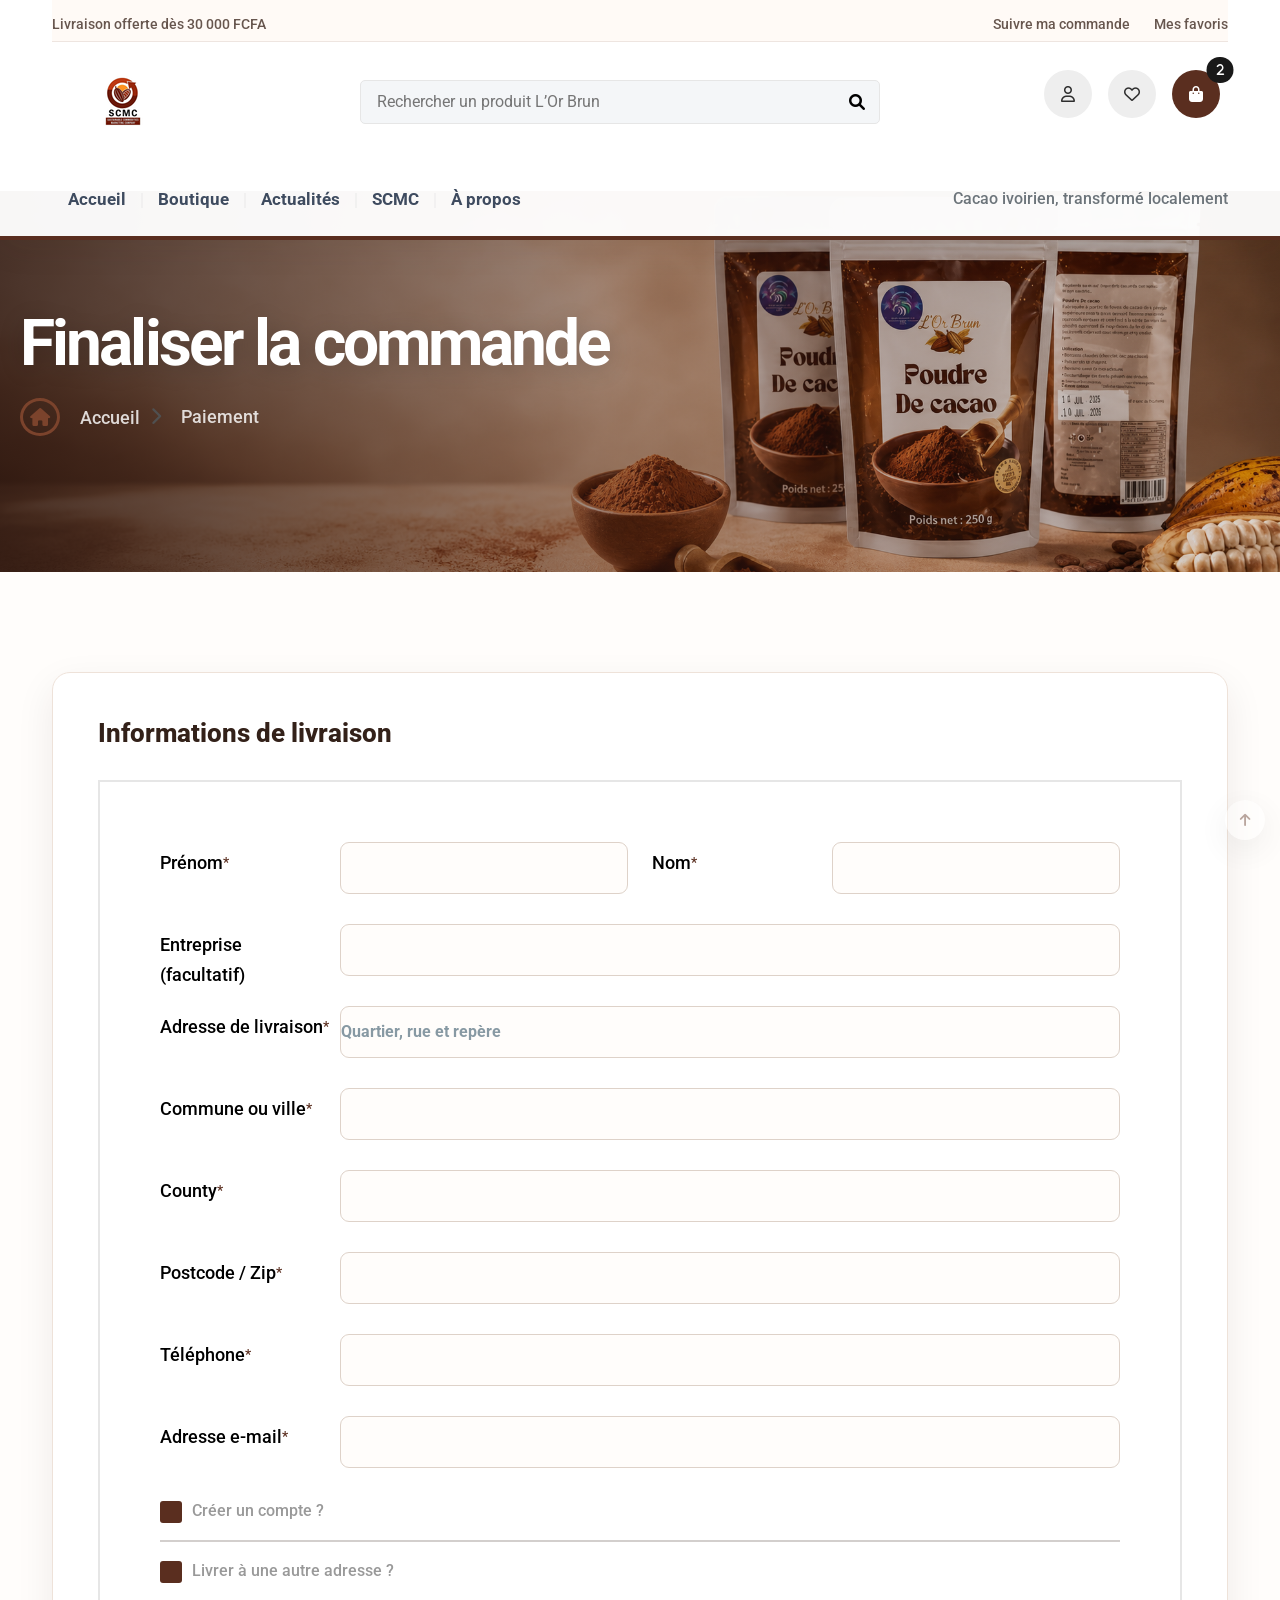
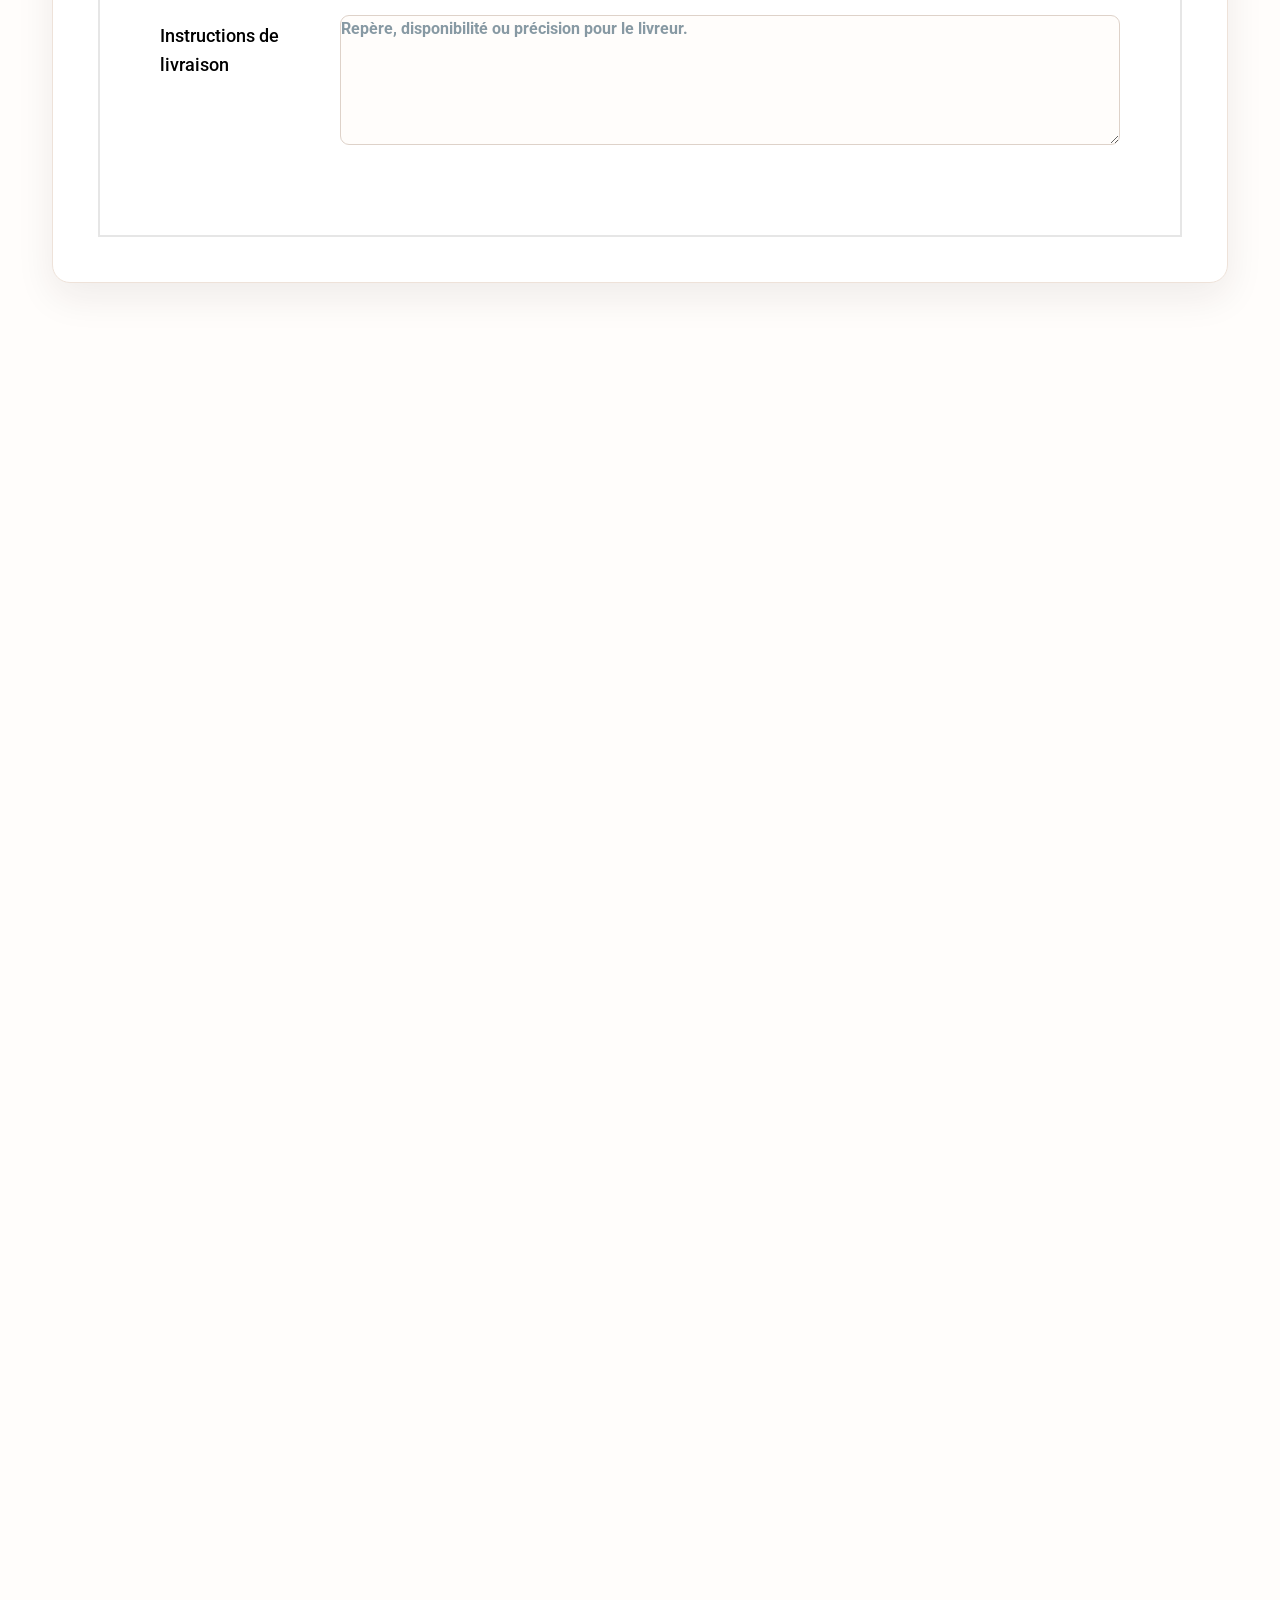
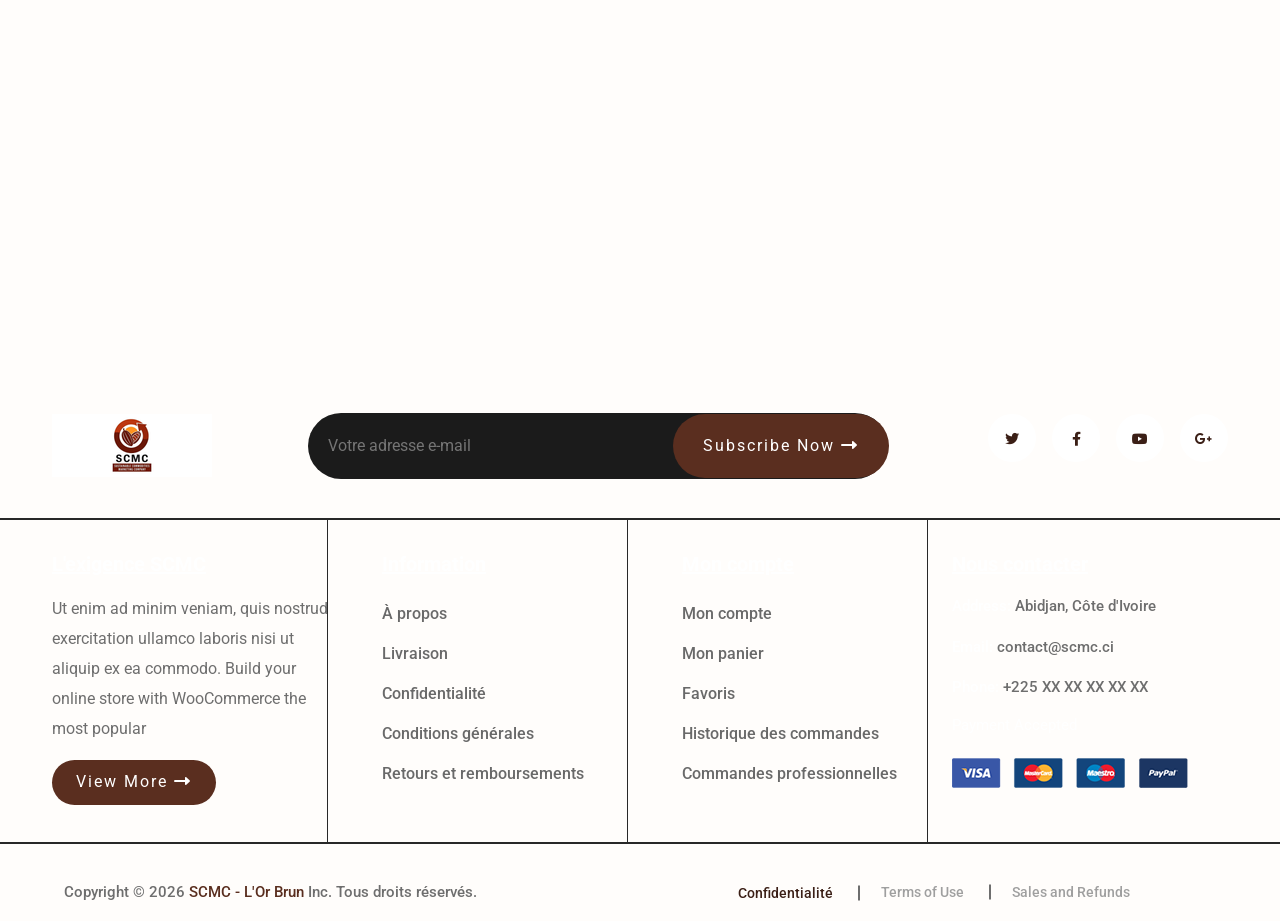
<file: checkout.html>
<!DOCTYPE html>
<html lang="en">

<head>
    <meta charset="UTF-8">
    <meta http-equiv="X-UA-Compatible" content="IE=edge">
    <meta name="viewport" content="width=device-width, initial-scale=1.0">
    <title>Paiement sécurisé | L'Or Brun</title>
    <!-- favicon icon -->
    <link rel="shortcut icon" href="assets/images/icons/favicon.ico" type="image/x-icon">

    <!-- Include fontawesome cdn -->
    <link rel="stylesheet" href="https://cdnjs.cloudflare.com/ajax/libs/font-awesome/6.0.0-beta3/css/all.min.css"
        integrity="sha512-Fo3rlrZj/k7ujTnHg4CGR2D7kSs0v4LLanw2qksYuRlEzO+tcaEPQogQ0KaoGN26/zrn20ImR1DfuLWnOo7aBA=="
        crossorigin="anonymous" referrerpolicy="no-referrer" />

    <!-- Include google fonts -->
    <link rel="preconnect" href="https://fonts.googleapis.com">
    <link rel="preconnect" href="https://fonts.gstatic.com" crossorigin>
    <link href="https://fonts.googleapis.com/css2?family=Montserrat:wght@400;500;600;700;800;900&family=Roboto:wght@400;500;700;900&display=swap"
        rel="stylesheet">

    <!-- Include bootstrap CSS -->
    <link rel="stylesheet" href="assets/css/bootstrap.min.css">

    <!-- Include aos CSS -->
    <link rel="stylesheet" href="assets/css/aos.css">

    <!-- Include magnific-popup CSS -->
    <link rel="stylesheet" href="assets/css/magnific-popup.css">

    <!-- Include nice-select CSS -->
    <link rel="stylesheet" href="assets/css/nice-select.css">

    <!-- Include slick-theme CSS -->
    <link rel="stylesheet" href="assets/css/slick-theme.css">

    <!-- Include slick CSS -->
    <link rel="stylesheet" href="assets/css/slick.css">

    <!-- Include stylesheet CSS -->
    <link rel="stylesheet" href="assets/css/style.css">
    <link rel="stylesheet" href="assets/css/scmc-pages.css">

</head>

<body class="scmc-inner-page">
    <!-- body wrap start -->
    <div class="body-wrap overflow-hidden">
        <!-- back-to-top start -->
        <div class="backtotop">
            <a href="#!" class="scroll">
                <i class="far fa-arrow-up fw-bold"></i>
            </a>
        </div>
        <!-- back-to-top end -->

        <!-- header section start -->
        <header class="about_header position-relative">
            <!-- top header start -->
            <div class="top_header_main position-relative bg-white">
                <div class="container d-none d-md-block">
                    <div class="header_top d-flex align-items-center justify-content-between">
                        <div class="header_top_content d-flex pt-2">
                            <span class="shipping">Livraison offerte dès 30 000 FCFA</span>
                        </div>
                        <div class="header_top_cont d-flex align-items-center pt-2">
                            <a href="about-us.html"><span class="vendor me-4">Vente professionnelle</span></a>
                            <a href="#"><span class="Order me-4">Suivre ma commande</span></a>
                            <a href="#"><span class="wish">Mes favoris</span></a>
                        </div>
                    </div>
                </div>
                <!-- top header end -->

                <!-- top inner navbar start -->
                <div class="top_inner_main">
                    <div class="top_inner_wrap">
                        <div class="container">
                            <div
                                class="top_inner_content about_inner_cont d-flex justify-content-between align-items-center py-3">
                                <div class="top_inner_logo d-flex justify-content-between align-items-center">
                                    <a class="drop_bars text-dark me-4" href="#!" data-bs-toggle="offcanvas"
                                        data-bs-target="#offcanvasScrolling" aria-controls="offcanvasScrolling"
                                        aria-expanded="false" aria-label="Toggle navigation">
                                        <i class="fas fa-bars"></i>
                                    </a>
                                    <a href="index.html">
                                        <img src="assets/images/logo/logo.png" alt="image_not_found">
                                    </a>
                                </div>
                                <div class="top_inner_searchbar about_search position-relative d-none d-lg-block">
                                    <input class="py-2 px-3 name=" search" type="search"
                                        placeholder="All   |   Rechercher un produit L'Or Brun">
                                    <span><i class="fas fa-search position-absolute"></i></span>
                                </div>
                                <div class="main_search_btn3 d-block d-lg-none ms-auto me-3" data-bs-toggle="collapse"
                                    data-bs-target="#main_search_collapse" aria-expanded="false"
                                    aria-controls="main_search_collapse">
                                    <span><i class="fas fa-search position-absolute search_icon"></i></span>
                                    <span><i class="fas fa-times search_close"></i></span>
                                </div>
                                <div class="navbar_user me-2">
                                    <div class="navbar_user_icon">
                                        <ul class="list-unstyled d-flex mb_0">
                                            <li class="pe-3 position-relative">
                                                <a href="#collapseExample" data-bs-toggle="collapse"
                                                    href="#collapseExample" role="button" aria-expanded="false"
                                                    aria-controls="collapseExample"><i class="far fa-user"
                                                        data-toggle="collapse" role="button"
                                                        data-target="#use_deropdown" aria-expanded="false"
                                                        aria-controls="use_deropdown"></i>
                                                </a>
                                                <!-- user profile start -->
                                                <div id="collapseExample" class="collapse_dropdown collapse">
                                                    <div class="dropdown_content">
                                                        <div class="profile_info clearfix">
                                                            <div class="user_thumbnail">
                                                                <img src="assets/images/meta/meta1.png"
                                                                    alt="image_not_found">
                                                            </div>
                                                            <div class="user_content">
                                                                <h4 class="user_name">Jone Doe</h4>
                                                                <span class="user_title">Seller</span>
                                                            </div>
                                                        </div>
                                                        <ul class="settings_options ul_li_block clearfix">
                                                            <li><a href="#!"><i class="fas fa-user-circle"></i>
                                                                    Profile</a></li>
                                                            <li><a href="#!"><i class="fas fa-user-cog"></i>
                                                                    Settings</a></li>
                                                            <li><a href="#!"><i class="fas fa-sign-out-alt"></i>
                                                                    Logout</a></li>
                                                        </ul>
                                                    </div>
                                                </div>
                                            </li>
                                            <li class="pe-3"><a href="#!"><i class="far fa-heart"></i></a></li>
                                            <li><a href="#!"><i class="fas fa-shopping-bag position-relative"
                                                        data-bs-toggle="offcanvas" data-bs-target="#offcanvasRight"
                                                        aria-controls="offcanvasRight"><span
                                                            class="position-absolute top-0 start-100 translate-middle badge rounded-pill bg-danger">2</span></i></a>
                                            </li>
                                        </ul>
                                    </div>
                                </div>
                            </div>
                            <!-- mobile menubar start -->
                            <div class="offcanvas offcanvas-start" data-bs-scroll="true" data-bs-backdrop="false"
                                tabindex="-1" id="offcanvasScrolling" aria-labelledby="offcanvasScrollingLabel">
                                <div class="offcanvas-header">
                                    <button type="button" class="btn-close mobile_menu_close text-reset"
                                        data-bs-dismiss="offcanvas" aria-label="Close"></button>
                                </div>
                                <div class="offcanvas-body">
                                    <ul class="navbar-nav main_menu_list m-auto">
                                        <li class="nav-item pe-4 dropdown">
                                            <a class="nav-link active" aria-current="page" href="#" id="home_submenu"
                                                role="button" data-bs-toggle="dropdown" aria-expanded="false">Home</a>
                                            <div class="dropdown-menu" aria-labelledby="home_submenu">
                                                <div class="sidebar_nav_item">
                                                    <ul class="list-unstyled">
                                                        <li>
                                                            <a href="index.html">Home V.1</a>
                                                        </li>
                                                        <li>
                                                            <a href="index.html">Home V.2</a>
                                                        </li>
                                                        <li>
                                                            <a href="index.html">Home V.3</a>
                                                        </li>
                                                        <li>
                                                            <a href="index.html">Home V.4</a>
                                                        </li>
                                                    </ul>
                                                </div>
                                            </div>
                                        </li>
                                        <li class="nav-item pe-4 dropdown">
                                            <a class="nav-link" href="#" id="shop_submenu" role="button"
                                                data-bs-toggle="dropdown" aria-expanded="false">Shop</a>
                                            <div class="dropdown-menu" aria-labelledby="shop_submenu">
                                                <div class="sidebar_nav_item">
                                                    <ul class="list-unstyled">
                                                        <li>
                                                            <a href="shop-list.html">Shop Sidebar</a>
                                                        </li>
                                                        <li>
                                                            <a href="shop-list.html">Shop List</a>
                                                        </li>
                                                    </ul>
                                                </div>
                                            </div>
                                        </li>
                                        <li class="nav-item pe-4 dropdown">
                                            <a class="nav-link" href="#" id="blog_submenu" role="button"
                                                data-bs-toggle="dropdown" aria-expanded="false">Blog</a>
                                            <div class="dropdown-menu" aria-labelledby="blog_submenu">
                                                <div class="sidebar_nav_item">
                                                    <ul class="list-unstyled">
                                                        <li>
                                                            <a href="blog-details.html">Blog Details</a>
                                                        </li>
                                                        <li>
                                                            <a href="blog-list.html">Blog Grid</a>
                                                        </li>
                                                        <li>
                                                            <a href="blog-list.html">Blog List</a>
                                                        </li>
                                                    </ul>
                                                </div>
                                            </div>
                                        </li>
                                        <li class="nav-item pe-5">
                                            <a class="nav-link" href="#!">Portfolio</a>
                                        </li>
                                        <li class="nav-item pe-4 dropdown">
                                            <a class="nav-link" href="#" id="page_submenu" role="button"
                                                data-bs-toggle="dropdown" aria-expanded="false">Pages</a>
                                            <div class="dropdown-menu" aria-labelledby="page_submenu">
                                                <div class="sidebar_nav_item">
                                                    <ul class="list-unstyled">
                                                        <li>
                                                            <a href="cart.html">Cart Page</a>
                                                        </li>
                                                        <li>
                                                            <a href="faqs.html">Faqs Page</a>
                                                        </li>
                                                        <li>
                                                            <a href="about-us.html">À propos V.1</a>
                                                        </li>
                                                        <li>
                                                            <a href="about-us.html">À propos V.2</a>
                                                        </li>
                                                        <li>
                                                            <a href="about-us.html">Vendor Page</a>
                                                        </li>
                                                        <li>
                                                            <a href="about-us.html">Vendor Profile</a>
                                                        </li>
                                                        <li>
                                                            <a href="about-us.html">Vendor Dashboard</a>
                                                        </li>
                                                        <li>
                                                            <a href="product-detail.html">Product Details V.1</a>
                                                        </li>
                                                        <li>
                                                            <a href="product-detail.html">Product Details V.2</a>
                                                        </li>
                                                    </ul>
                                                </div>
                                            </div>
                                        </li>
                                        <li class="nav-item pe-4 dropdown">
                                            <a class="nav-link" href="#" id="contact_submenu" role="button"
                                                data-bs-toggle="dropdown" aria-expanded="false">Contacts</a>
                                            <div class="dropdown-menu" aria-labelledby="contact_submenu">
                                                <div class="sidebar_nav_item">
                                                    <ul class="list-unstyled">
                                                        <li>
                                                            <a href="contact-us.html">Nous contacter</a>
                                                        </li>
                                                    </ul>
                                                </div>
                                            </div>
                                        </li>
                                    </ul>
                                </div>

                            </div>
                        </div>
                    </div>
                    <!-- collapse search - start -->
                    <div class="main_search_collapse collapse" id="main_search_collapse">
                        <div class="main_search_form position-relative card">
                            <div class="container">
                                <form action="#">
                                    <div class="form_item position-relative">
                                        <input type="search" class="form-control rounded-pill py-3" name="search"
                                            placeholder="Search Your Product...">
                                        <button type="submit" class="submit_btn"><i class="fas fa-search"></i></button>
                                    </div>
                                </form>
                            </div>
                        </div>
                    </div>
                    <!-- collapse search - end -->
                </div>
                <!-- top inner navbar end -->

                <!-- bottom header start -->
                <div class="header_bottom_main header_border position-relative d-none d-lg-block">
                    <div class="container">
                        <nav class="navbar navbar-expand-lg navbar-light">
                            <button class="navbar-toggler" type="button" data-bs-toggle="collapse"
                                data-bs-target="#navbarSupportedContent" aria-controls="navbarSupportedContent"
                                aria-expanded="false" aria-label="Toggle navigation">
                                <span class="navbar-toggler-icon"></span>
                            </button>
                            <div class="collapse navbar-collapse" id="navbarSupportedContent">
                                <ul class="navbar-nav navbar_4 main_menu_list after_navbar">
                                    <li class="nav-item nav_item_has_child px-2 dropdown">
                                        <a class="nav-link active" aria-current="page" href="#" id="home_submenu"
                                            role="button" data-bs-toggle="dropdown" aria-expanded="false">Home</a>
                                        <div class="nav_item_submenu dropdown-menu" aria-labelledby="home_submenu"
                                            style="background-image: url(assets/images/mega/mega3.png)">
                                            <div class="nav_submenu_cont">
                                                <h4>Accueil</h4>
                                                <ul class="list-unstyled ms-3">
                                                    <li>
                                                        <a href="index.html">Home V.1</a>
                                                    </li>
                                                    <li>
                                                        <a href="index.html">Home V.2</a>
                                                    </li>
                                                    <li>
                                                        <a href="index.html">Home V.3</a>
                                                    </li>
                                                    <li>
                                                        <a href="index.html">Home V.4</a>
                                                    </li>
                                                    <li>
                                                        <a href="#">Home V.5</a>
                                                    </li>
                                                    <li>
                                                        <a href="#">Home V.6</a>
                                                    </li>
                                                </ul>
                                            </div>
                                        </div>
                                    </li>
                                    <li class="nav-item nav_item_has_child px-2 dropdown">
                                        <a class="nav-link" href="#" id="shop_submenu" role="button"
                                            data-bs-toggle="dropdown" aria-expanded="false">Shop</a>
                                        <div class="nav_item_submenu dropdown-menu" aria-labelledby="shop_submenu"
                                            style="background-image: url(assets/images/mega/mega3.png)">
                                            <div class="nav_submenu_cont">
                                                <h4>Boutique</h4>
                                                <ul class="list-unstyled ms-3">
                                                    <li>
                                                        <a href="shop-list.html">
                                                            <span class="item_title text-start">Shop Sidebar</span>
                                                        </a>
                                                    </li>
                                                    <li>
                                                        <a href="shop-list.html">
                                                            <span class="item_title text-start">Shop List</span>
                                                        </a>
                                                    </li>
                                                    <li>
                                                        <a href="#">
                                                            <span class="item_title text-start">Shop List 3</span>
                                                        </a>
                                                    </li>
                                                    <li>
                                                        <a href="#">
                                                            <span class="item_title text-start">Shop List 4</span>
                                                        </a>
                                                    </li>
                                                    <li>
                                                        <a href="#">
                                                            <span class="item_title text-start">Shop List 5</span>
                                                        </a>
                                                    </li>
                                                    <li>
                                                        <a href="#">
                                                            <span class="item_title text-start">Shop List 6</span>
                                                        </a>
                                                    </li>
                                                </ul>
                                            </div>
                                        </div>
                                    </li>
                                    <li class="nav-item nav_item_has_child px-2 dropdown">
                                        <a class="nav-link" href="#" id="blog_submenu" role="button"
                                            data-bs-toggle="dropdown" aria-expanded="false">Blog</a>
                                        <div class="nav_item_submenu dropdown-menu" aria-labelledby="blog_submenu"
                                            style="background-image: url(assets/images/mega/mega3.png)">
                                            <div class="nav_submenu_cont">
                                                <h4>Actualités</h4>
                                                <ul class="list-unstyled ms-3">
                                                    <li>
                                                        <a href="blog-details.html">Blog Details</a>
                                                    </li>
                                                    <li>
                                                        <a href="blog-list.html">Blog Grid</a>
                                                    </li>
                                                    <li>
                                                        <a href="blog-list.html">Blog List 1</a>
                                                    </li>
                                                    <li>
                                                        <a href="#">Blog List 2</a>
                                                    </li>
                                                    <li>
                                                        <a href="#">Blog List 3</a>
                                                    </li>
                                                    <li>
                                                        <a href="#">Blog List 4</a>
                                                    </li>
                                                </ul>
                                            </div>
                                        </div>
                                    </li>
                                    <li class="nav-item nav_item_has_child px-2">
                                        <a class="nav-link" href="#!">Portfolio</a>
                                    </li>
                                    <li class="nav-item nav_item_has_child px-2 dropdown">
                                        <a class="nav-link" href="#" id="page_submenu" role="button"
                                            data-bs-toggle="dropdown" aria-expanded="false">Pages</a>
                                        <div class="nav_item_megamenu dropdown-menu" aria-labelledby="page_submenu">
                                            <div class="container p-0">
                                                <div class="row">
                                                    <div class="col-lg-4">
                                                        <div class="mega_thumb_area position-relative"
                                                            style="background-image: url(assets/images/sales/sale1.png);">
                                                            <div class="thumb_text">
                                                                <h2>
                                                                    <font>100%</font> Pure <br> Natural Cacao
                                                                </h2>
                                                                <span>Produits cacao Sale 30% Off</span>
                                                                <a href="#"><button type="button"
                                                                        class="btn custom_btn rounded-pill text-white mt-3">View
                                                                        More</button></a>
                                                            </div>
                                                        </div>
                                                    </div>
                                                    <div class="col-lg-4">
                                                        <div class="mega_item_area ms-5 my-4 position-relative">
                                                            <h4>Pages utiles</h4>
                                                            <ul class="list-unstyled">
                                                                <li>
                                                                    <a href="cart.html">Cart Page</a>
                                                                </li>
                                                                <li>
                                                                    <a href="faqs.html">Faqs Page</a>
                                                                </li>
                                                                <li>
                                                                    <a href="about-us.html">À propos V.1</a>
                                                                </li>
                                                                <li>
                                                                    <a href="about-us.html">À propos V.2</a>
                                                                </li>
                                                                <li>
                                                                    <a href="checkout.html">Checkout Page</a>
                                                                </li>
                                                                <li>
                                                                    <a href="shop-list.html">Compare Page</a>
                                                                </li>
                                                            </ul>
                                                            <div class="mega_item_thumb1 position-absolute">
                                                                <img src="assets/images/mega/mega1.png"
                                                                    alt="image_not_found">
                                                            </div>
                                                        </div>
                                                    </div>
                                                    <div class="col-lg-4">
                                                        <div class="mega_item_area my-4 position-relative">
                                                            <h4>Pages utiles </h4>
                                                            <ul class="list-unstyled">
                                                                <li>
                                                                    <a href="about-us.html">
                                                                        <span class="item_title text-start">Vendor
                                                                            Page</span>
                                                                    </a>
                                                                </li>
                                                                <li>
                                                                    <a href="about-us.html">
                                                                        <span class="item_title text-start">Vendor
                                                                            Profile</span>
                                                                    </a>
                                                                </li>
                                                                <li>
                                                                    <a href="about-us.html">
                                                                        <span class="item_title text-start">Vendor
                                                                            Dashboard</span>
                                                                    </a>
                                                                </li>
                                                                <li>
                                                                    <a href="product-detail.html">
                                                                        <span class="item_title text-start">Product
                                                                            Details V.1</span>
                                                                    </a>
                                                                </li>
                                                                <li>
                                                                    <a href="product-detail.html">
                                                                        <span class="item_title text-start">Product
                                                                            Details V.2</span>
                                                                    </a>
                                                                </li>
                                                            </ul>
                                                            <div class="mega_item_thumb2 position-absolute">
                                                                <img src="assets/images/mega/mega2.png"
                                                                    alt="image_not_found">
                                                            </div>
                                                        </div>
                                                    </div>
                                                </div>
                                            </div>
                                        </div>
                                    </li>
                                    <li class="nav-item nav_item_has_child px-2">
                                        <a class="nav-link" href="#!">Nos offres</a>
                                    </li>
                                </ul>
                            </div>
                            <!-- recent view -->
                            <a href="#staticBackdrop" data-bs-toggle="modal">
                                <span class="recent_view">Cacao ivoirien, transformé localement <i
                                        class="fas fa-long-arrow-alt-right"></i></span>
                            </a>
                        </nav>
                    </div>
                </div>
        </header>

        <!-- main body start -->
        <main>

            <!-- sidebar section start -->
            <section class="sidebar_section">
                <div class="sidebar_content_wrap">
                    <div class="container">
                        <div class="row">
                            <div class="offcanvas offcanvas-end" tabindex="-1" id="offcanvasRight"
                                aria-labelledby="offcanvasRightLabel">
                                <div class="offcanvas-header align-items-center">
                                    <h5 class="mb_0">Cacao Product</h5>
                                    <button type="button" class="btn-close text-reset text-end"
                                        data-bs-dismiss="offcanvas" aria-label="Close"></button>
                                </div>
                                <div class="offcanvas-body">
                                    <div class="prdc_ctg_product_content mt-1 d-flex align-items-center">
                                        <div
                                            class="prdc_ctg_product_img d-flex justify-content-center align-items-center me-3">
                                            <img src="assets/images/category/cat6.png" alt="image_not_found">
                                        </div>
                                        <div class="prdc_ctg_product_text">
                                            <div class="prdc_ctg_product_title my-2">
                                                <h5>Poudre de cacao L'Or Brun</h5>
                                            </div>
                                            <div class="prdc_ctg_product_price mt-1 product_price">
                                                <span class="sale_price pe-1">5 000 FCFA</span>
                                                <del>7 000 FCFA</del>
                                            </div>
                                        </div>
                                    </div>
                                    <div class="prdc_ctg_product_content mt-1 d-flex align-items-center">
                                        <div
                                            class="prdc_ctg_product_img d-flex justify-content-center align-items-center me-3">
                                            <img src="assets/images/category/cat7.png" alt="image_not_found">
                                        </div>
                                        <div class="prdc_ctg_product_text">
                                            <div class="prdc_ctg_product_title my-2">
                                                <h5>Poudre de cacao L'Or Brun</h5>
                                            </div>
                                            <div class="prdc_ctg_product_price mt-1 product_price">
                                                <span class="sale_price pe-1">4 000 FCFA</span>
                                                <del>$60.00</del>
                                            </div>
                                        </div>
                                    </div>
                                    <div class="prdc_ctg_product_content mt-1 d-flex align-items-center">
                                        <div
                                            class="prdc_ctg_product_img d-flex justify-content-center align-items-center me-3">
                                            <img src="assets/images/category/cat8.png" alt="image_not_found">
                                        </div>
                                        <div class="prdc_ctg_product_text">
                                            <div class="prdc_ctg_product_title my-2">
                                                <h5>Poudre de cacao L'Or Brun</h5>
                                            </div>
                                            <div class="prdc_ctg_product_price mt-1 product_price">
                                                <span class="sale_price pe-1">7 000 FCFA</span>
                                                <del>9 000 FCFA</del>
                                            </div>
                                        </div>
                                    </div>
                                    <div class="total_price">
                                        <ul class="ul_li_block mb_30 clearfix">
                                            <li>
                                                <span>Subtotal:</span>
                                                <span>$215</span>
                                            </li>
                                            <li>
                                                <span>Vat 5%:</span>
                                                <span>$10.75</span>
                                            </li>
                                            <li>
                                                <span>Discount 15%:</span>
                                                <span>- $32.25</span>
                                            </li>
                                            <li>
                                                <span>Total:</span>
                                                <span>$191.8875</span>
                                            </li>
                                        </ul>
                                    </div>
                                    <div class="sidebar_btns">
                                        <ul class="btns_group ul_li_block clearfix">
                                            <li><a href="cart.html">View Cart</a></li>
                                            <li><a href="checkout.html">Checkout</a></li>
                                        </ul>
                                    </div>
                                </div>
                            </div>
                        </div>
                    </div>
                </div>
            </section>
            <!-- sidebar section end -->

            <!-- Breadcrumb section start -->
            <section class="breadcrumb_sec_1 position-relative">
                <div class="breadcrumb_wrap sec_space_mid_small"
                    style="background-image: url(assets/images/breadcrumb/breadcrumb-scmc-v2.png);">
                    <div class="breadcrumb_cont text-center">
                        <div class="breadcrumb_title">
                            <h2 class="text-white">Finaliser la commande</h2>
                        </div>
                        <ul
                            class="list-unstyled breadcrumb_item d-flex justify-content-center align-items-center text-white">
                            <li><a href="index.html"><i class="fas fa-home active"></i>Accueil</a></li>

                            <li><i class="fas fa-chevron-right"></i>Paiement</li>
                        </ul>
                    </div>
                </div>
            </section>
            <!-- Breadcrumb section end -->

            <section class="cart_section clearfix" data-aos="fade-up" data-aos-duration="2000">
                <div class="container">
                    <!-- Billing info start -->
                    <div class="billing_form mb_50">
                        <h3 class="form_title mb_30">Informations de livraison</h3>
                        <form action="#">
                            <div class="form_wrap">
                                <div class="row">
                                    <div class="col-lg-6">
                                        <div class="form_item">
                                            <span class="input_title">Prénom<sup>*</sup></span>
                                            <input type="text" name="firstname">
                                        </div>
                                    </div>

                                    <div class="col-lg-6">
                                        <div class="form_item">
                                            <span class="input_title">Nom<sup>*</sup></span>
                                            <input type="text" name="lastname">
                                        </div>
                                    </div>
                                </div>

                                <div class="form_item">
                                    <span class="input_title">Entreprise (facultatif)</span>
                                    <input type="text" name="company">
                                </div>

                                <div class="form_item">
                                    <span class="input_title">Adresse de livraison<sup>*</sup></span>
                                    <input type="text" name="address" placeholder="Quartier, rue et repère">
                                </div>

                                <div class="form_item">
                                    <span class="input_title">Commune ou ville<sup>*</sup></span>
                                    <input type="text" name="city">
                                </div>

                                <div class="form_item">
                                    <span class="input_title">County<sup>*</sup></span>
                                    <input type="text" name="county">
                                </div>

                                <div class="form_item">
                                    <span class="input_title">Postcode / Zip<sup>*</sup></span>
                                    <input type="text" name="postcode">
                                </div>

                                <div class="form_item">
                                    <span class="input_title">Téléphone<sup>*</sup></span>
                                    <input type="tel" name="phone">
                                </div>

                                <div class="form_item">
                                    <span class="input_title">Adresse e-mail<sup>*</sup></span>
                                    <input type="email" name="email">
                                </div>

                                <div class="checkbox_item">
                                    <label for="account_create_checkbox"><input id="account_create_checkbox"
                                            type="checkbox"> Créer un compte ?</label>
                                </div>

                                <hr>

                                <div class="checkbox_item mb_30">
                                    <label for="ship_address_checkbox"><input id="ship_address_checkbox"
                                            type="checkbox"> Livrer à une autre adresse ?</label>
                                </div>

                                <div class="form_item mb_0">
                                    <span class="input_title">Instructions de livraison</span>
                                    <textarea name="note"
                                        placeholder="Repère, disponibilité ou précision pour le livreur."></textarea>
                                </div>
                            </div>
                        </form>
                    </div>
                    <div class="billing_form" data-aos="fade-up" data-aos-duration="2000">
                        <h3 class="form_title mb_30">Votre commande</h3>
                        <form action="#">
                            <div class="form_wrap">
                                <div class="checkout_table table-responsive">
                                    <table class="table text-center mb_50">
                                        <thead class="text-uppercase text-uppercase">
                                            <tr>
                                                <th>Produit</th>
                                                <th>Prix</th>
                                                <th>Quantité</th>
                                                <th>Total</th>
                                            </tr>
                                        </thead>
                                        <tbody>
                                            <tr>
                                                <td>
                                                    <div class="cart_product">
                                                        <div class="item_image">
                                                            <img src="assets/images/cart/cart1.png"
                                                                alt="image_not_found">
                                                        </div>
                                                        <div class="item_content">
                                                            <h4 class="item_title mb_0">Top Curabitur Lectus</h4>
                                                        </div>
                                                    </div>
                                                </td>
                                                <td>
                                                    <span class="price_text">$69.00</span>
                                                </td>
                                                <td>
                                                    <span class="quantity_text">2</span>
                                                </td>
                                                <td><span class="total_price">$138.00</span></td>
                                            </tr>

                                            <tr>
                                                <td>
                                                    <div class="cart_product">
                                                        <div class="item_image">
                                                            <img src="assets/images/cart/cart2.png"
                                                                alt="image_not_found">
                                                        </div>
                                                        <div class="item_content">
                                                            <h4 class="item_title mb_0">Dress Lobortis Laculis</h4>
                                                        </div>
                                                    </div>
                                                </td>
                                                <td>
                                                    <span class="price_text">$69.00</span>
                                                </td>
                                                <td>
                                                    <span class="quantity_text">2</span>
                                                </td>
                                                <td><span class="total_price">$138.00</span></td>
                                            </tr>

                                            <tr>
                                                <td>
                                                    <div class="cart_product">
                                                        <div class="item_image">
                                                            <img src="assets/images/cart/cart3.png"
                                                                alt="image_not_found">
                                                        </div>
                                                        <div class="item_content">
                                                            <h4 class="item_title mb_0">Boot Curabitur Lectus</h4>
                                                        </div>
                                                    </div>
                                                </td>
                                                <td>
                                                    <span class="price_text">$69.00</span>
                                                </td>
                                                <td>
                                                    <span class="quantity_text">2</span>
                                                </td>
                                                <td><span class="total_price">$138.00</span></td>
                                            </tr>

                                            <tr>
                                                <td></td>
                                                <td></td>
                                                <td>
                                                    <span class="subtotal_text">Subtotal</span>
                                                </td>
                                                <td><span class="total_price">$414.00</span></td>
                                            </tr>

                                            <tr>
                                                <td></td>
                                                <td></td>
                                                <td>
                                                    <span class="subtotal_text">Shipping</span>
                                                </td>
                                                <td class="text-left">
                                                    <div class="checkbox_item mb_15">
                                                        <label for="shipping_checkbox"><input id="shipping_checkbox"
                                                                type="checkbox" checked> Free Shipping</label>
                                                    </div>
                                                    <div class="checkbox_item mb_15">
                                                        <label for="flatrate_checkbox"><input id="flatrate_checkbox"
                                                                type="checkbox"> Flat rate: $15.00</label>
                                                    </div>
                                                    <div class="checkbox_item">
                                                        <label for="localpickup_checkbox"><input
                                                                id="localpickup_checkbox" type="checkbox"> Local Pickup:
                                                            $8.00</label>
                                                    </div>
                                                </td>
                                            </tr>

                                            <tr>
                                                <td class="text-left">
                                                    <span class="subtotal_text">TOTAL</span>
                                                </td>
                                                <td></td>
                                                <td></td>
                                                <td>
                                                    <span class="total_price">$135.00</span>
                                                </td>
                                            </tr>
                                        </tbody>
                                    </table>
                                </div>

                                <div class="billing_payment_mathod">
                                    <ul class="ul_li_block clearfix">
                                        <li>
                                            <div class="checkbox_item mb_15 pl-0">
                                                <label for="bank_transfer_checkbox"><input id="bank_transfer_checkbox"
                                                        type="checkbox" checked> Direct Bank Transfer</label>
                                            </div>
                                            <p class="mb_0">
                                                Make your payment directly into our bank account. Please use your Order
                                                ID as the payment reference. Votre commande will not be shipped until the
                                                funds have cleared in our account.
                                            </p>
                                        </li>

                                        <li>
                                            <div class="checkbox_item mb_0 pl-0">
                                                <label for="check_payments"><input id="check_payments"
                                                        type="checkbox">Check Payments</label>
                                            </div>
                                        </li>
                                        <li>
                                            <div class="checkbox_item mb_0 pl-0">
                                                <label for="cash_delivery"><input id="cash_delivery" type="checkbox">
                                                    Cash On Delivery</label>
                                            </div>
                                        </li>
                                        <li>
                                            <div class="checkbox_item mb_0 pl-0">
                                                <label for="paypal_checkbox"><input id="paypal_checkbox"
                                                        type="checkbox"> Paypal</label>
                                            </div>
                                        </li>
                                    </ul>
                                    <button type="submit" class="custom_btn bg_default_red">PLACE ORDER</button>
                                </div>
                            </div>
                        </form>
                    </div>
                </div>
            </section>

        </main>
        <!-- main body end -->

        <!-- footer section start -->
        <footer class="footer_section position-relative">
            <div class="footer_section_wrap sec_top_space_50"
                style="background-image: url(assets/images/footer/footer.png)">
                <div class="container">
                    <div
                        class="footer_top_content d-flex flex-column flex-lg-row justify-content-between align-items-center">
                        <div class="footer_top_logo">
                            <a href="about-us.html"><img src="assets/images/logo/logo2.png" alt="image_not_found"></a>
                        </div>
                        <div class="footer_top_subs position-relative">
                            <input class="rounded-pill" type="search" name="search" placeholder="Votre adresse e-mail">
                            <a href="#!"><button type="button"
                                    class="btn custom_btn rounded-pill text-white position-absolute">Subscribe Now <i
                                        class="fas fa-long-arrow-alt-right"></i></button></a>
                        </div>
                        <div class="footer_top_social">
                            <ul class="list-unstyled d-flex justify-content-end">
                                <li class="me-3"><a href="#!"><i class="fab fa-twitter"></i></a></li>
                                <li class="me-3"><a href="#!"><i class="fab fa-facebook-f"></i></a></li>
                                <li class="me-3"><a href="#!"><i class="fab fa-youtube"></i></a></li>
                                <li><a href="#!"><i class="fab fa-google-plus-g"></i></a></li>
                            </ul>
                        </div>
                    </div>
                    <div class="footer_inner_content sec_space_xs_70">
                        <div class="footer_inner_content_wrap">
                            <div class="row">
                                <div class="col-md-6 col-lg-3">
                                    <div class="footer_inner_choose_content">
                                        <div class="footer_inner_choose_title">
                                            <h4>
                                                <a href="#!" class="text-white">L'exigence SCMC</a>
                                            </h4>
                                        </div>
                                        <div class="footer_inner_choose_desc pt-2">
                                            <p>Ut enim ad minim veniam, quis nostrud exercitation ullamco laboris nisi
                                                ut aliquip ex ea
                                                commodo. Build your online store with WooCommerce the most popular </p>
                                        </div>
                                        <div class="footer_inner_choose">
                                            <a href="#!"><button type="button"
                                                    class="btn custom_btn rounded-pill px-4 text-white">View More <i
                                                        class="fas fa-long-arrow-alt-right"></i></button></a>
                                        </div>
                                    </div>
                                </div>
                                <div class="col-md-6 col-lg-3">
                                    <div class="footer_inner_info_content">
                                        <div class="footer_inner_info_title">
                                            <h4>
                                                <a href="#!" class="text-white">Information</a>
                                            </h4>
                                        </div>
                                        <div class="footer_inner_info_item pt-2">
                                            <ul class="list-unstyled">
                                                <li><a href="#!">À propos</a></li>
                                                <li><a href="#!">Livraison</a></li>
                                                <li><a href="#!">Confidentialité</a></li>
                                                <li><a href="#!">Conditions générales</a></li>
                                                <li><a href="#!">Retours et remboursements</a></li>
                                            </ul>
                                        </div>
                                    </div>
                                </div>
                                <div class="col-md-6 col-lg-3">
                                    <div class="footer_inner_acct_content">
                                        <div class="footer_inner_acct_title">
                                            <h4>
                                                <a href="#!" class="text-white">Mon compte</a>
                                            </h4>
                                        </div>
                                        <div class="footer_inner_acct_item pt-2">
                                            <ul class="list-unstyled">
                                                <li><a href="#!">Mon compte</a></li>
                                                <li><a href="#!">Mon panier</a></li>
                                                <li><a href="#!">Favoris</a></li>
                                                <li><a href="#!">Historique des commandes</a></li>
                                                <li><a href="#!">Commandes professionnelles</a></li>
                                            </ul>
                                        </div>
                                    </div>
                                </div>
                                <div class="col-md-6 col-lg-3">
                                    <div class="footer_inner_cotc_content">
                                        <div class="footer_inner_ctc_title">
                                            <h4>
                                                <a href="#!" class="text-white">Nous contacter</a>
                                            </h4>
                                        </div>
                                        <div class="footer_inner_ctc_info pt-2 text-white">
                                            <p>Address: <font>Abidjan, Côte d'Ivoire</font>
                                            </p>
                                            <p>Email: <font>contact@scmc.ci</font>
                                            </p>
                                            <p>Phone: <font>+225 XX XX XX XX XX</font>
                                            </p>
                                            <div class="footer_inner_payment_ctc">
                                                <div class="footer_inner_payment_title">
                                                    <h5 class="text-white">Payment Accepted</h5>
                                                </div>
                                                <div class="footer_inner_payment_thumb pt-3">
                                                    <a href="#!"><img src="assets/images/payment/payment.png"
                                                            alt="image_not_found"></a>
                                                </div>
                                            </div>
                                        </div>
                                    </div>
                                </div>
                            </div>
                        </div>
                    </div>
                    <div class="footer_bootom_content">
                        <div class="footer_bootom_wrap">
                            <div class="container">
                                <div class="row">
                                    <div class="col-md-6">
                                        <div class="footer_bootom_copyright">
                                            <p>Copyright © 2026 <font>SCMC - L'Or Brun</font> Inc. Tous droits réservés.</p>
                                        </div>
                                    </div>
                                    <div class="col-md-6">
                                        <div
                                            class="footer_bootom_privicy_cont d-flex justify-content-center align-items-center">
                                            <div class="footer_bootom_privicy pe-5">
                                                <a href="#!">
                                                    <p class="priv position-relative">Confidentialité</p>
                                                </a>
                                            </div>
                                            <div class="footer_bootom_terms pe-5">
                                                <p class="position-relative">Terms of Use</p>
                                            </div>
                                            <div class="footer_bootom_refunds">
                                                <p>Sales and Refunds</p>
                                            </div>
                                        </div>
                                    </div>
                                </div>
                            </div>
                        </div>
                    </div>
                </div>
            </div>
        </footer>
        <!-- footer section end -->

        <!-- view recently products start -->

        <div class="modal fade recent_product" id="staticBackdrop" data-bs-backdrop="static" data-bs-keyboard="false"
            tabindex="-1" aria-labelledby="staticBackdropLabel" aria-hidden="true">
            <div class="modal-dialog modal-dialog-centered">
                <div class="modal-content">
                    <div class="modal-header">
                        <h2 class="recent_product_title">Produits populaires</h2>
                        <button type="button" class="btn-close" data-bs-dismiss="modal" aria-label="Close"></button>
                    </div>
                    <div class="modal-body">
                        <div class="container">
                            <div class="row g-2">
                                <div class="col-sm-6 col-lg-4">
                                    <div class="product_layout_1 overflow-hidden position-relative">
                                        <div class="product_layout_content bg-white position-relative">
                                            <div class="product_image_wrap">
                                                <a class="product_image d-flex justify-content-center align-items-center"
                                                    href="product-detail.html">
                                                    <img src="assets/images/product/product9.png" alt="image_not_found">
                                                </a>
                                                <ul class="product_badge_group ul_li_block">
                                                    <li><span
                                                            class="product_badge badge_meats position-absolute rounded-pill text-uppercase">Meats</span>
                                                    </li>
                                                    <li><span
                                                            class="product_badge badge_discount position-absolute rounded-pill">-27%</span>
                                                    </li>
                                                </ul>
                                                <ul class="product_action_btns ul_li_block d-flex">
                                                    <li><a class="tooltips" data-placement="top" title="Search Product"
                                                            href="#!"><i class="fas fa-search"></i></a></li>
                                                    <li><a class="tooltips" data-placement="top" title="Add To Cart"
                                                            href="#product_quick_view" data-bs-toggle="modal"><i
                                                                class="fas fa-shopping-bag"></i></a></li>
                                                </ul>
                                            </div>
                                            <div class="rating_wrap d-flex">
                                                <ul class="rating_star ul_li">
                                                    <li class="active"><i class="fas fa-star"></i></li>
                                                    <li class="active"><i class="fas fa-star"></i></li>
                                                    <li class="active"><i class="fas fa-star"></i></li>
                                                    <li class="active"><i class="fas fa-star"></i></li>
                                                    <li><i class="far fa-star"></i></li>
                                                </ul>
                                                <span class="shop_review_text">( 4.0 )</span>
                                            </div>
                                            <div class="product_content">
                                                <h3 class="product_title">
                                                    <a href="product-detail.html">Poudre de cacao L'Or Brun</a>
                                                </h3>
                                                <div class="product_price">
                                                    <span class="sale_price pe-1">5 000 FCFA</span>
                                                    <del>6 500 FCFA</del>
                                                </div>
                                            </div>
                                        </div>
                                    </div>
                                </div>
                                <div class="col-sm-6 col-lg-4">
                                    <div class="product_layout_1 overflow-hidden position-relative">
                                        <div class="product_layout_content bg-white position-relative">
                                            <div class="product_image_wrap">
                                                <a class="product_image d-flex justify-content-center align-items-center"
                                                    href="product-detail.html">
                                                    <img src="assets/images/product/product10.png"
                                                        alt="image_not_found">
                                                </a>
                                                <ul class="product_badge_group ul_li_block">
                                                    <li><span
                                                            class="product_badge badge_meats position-absolute rounded-pill text-uppercase">Meats</span>
                                                    </li>
                                                    <li><span
                                                            class="product_badge badge_discount position-absolute rounded-pill">-27%</span>
                                                    </li>
                                                </ul>
                                                <ul class="product_action_btns ul_li_block d-flex">
                                                    <li><a class="tooltips" data-placement="top" title="Search Product"
                                                            href="#!"><i class="fas fa-search"></i></a></li>
                                                    <li><a class="tooltips" data-placement="top" title="Add To Cart"
                                                            href="#product_quick_view" data-bs-toggle="modal"><i
                                                                class="fas fa-shopping-bag"></i></a></li>
                                                </ul>
                                            </div>
                                            <div class="rating_wrap d-flex">
                                                <ul class="rating_star ul_li">
                                                    <li class="active"><i class="fas fa-star"></i></li>
                                                    <li class="active"><i class="fas fa-star"></i></li>
                                                    <li class="active"><i class="fas fa-star"></i></li>
                                                    <li class="active"><i class="fas fa-star"></i></li>
                                                    <li><i class="far fa-star"></i></li>
                                                </ul>
                                                <span class="shop_review_text">( 4.0 )</span>
                                            </div>
                                            <div class="product_content">
                                                <h3 class="product_title">
                                                    <a href="product-detail.html">Poudre de cacao L'Or Brun</a>
                                                </h3>
                                                <div class="product_price">
                                                    <span class="sale_price pe-1">5 000 FCFA</span>
                                                    <del>6 500 FCFA</del>
                                                </div>
                                            </div>
                                        </div>
                                    </div>
                                </div>
                                <div class="col-sm-6 col-lg-4">
                                    <div class="product_layout_1 overflow-hidden position-relative">
                                        <div class="product_layout_content bg-white position-relative">
                                            <div class="product_image_wrap">
                                                <a class="product_image d-flex justify-content-center align-items-center"
                                                    href="product-detail.html">
                                                    <img src="assets/images/product/product11.png"
                                                        alt="image_not_found">
                                                </a>
                                                <ul class="product_badge_group ul_li_block">
                                                    <li><span
                                                            class="product_badge badge_meats position-absolute rounded-pill text-uppercase">Meats</span>
                                                    </li>
                                                    <li><span
                                                            class="product_badge badge_discount position-absolute rounded-pill">-27%</span>
                                                    </li>
                                                </ul>
                                                <ul class="product_action_btns ul_li_block d-flex">
                                                    <li><a class="tooltips" data-placement="top" title="Search Product"
                                                            href="#!"><i class="fas fa-search"></i></a></li>
                                                    <li><a class="tooltips" data-placement="top" title="Add To Cart"
                                                            href="#product_quick_view" data-bs-toggle="modal"><i
                                                                class="fas fa-shopping-bag"></i></a></li>
                                                </ul>
                                            </div>
                                            <div class="rating_wrap d-flex">
                                                <ul class="rating_star ul_li">
                                                    <li class="active"><i class="fas fa-star"></i></li>
                                                    <li class="active"><i class="fas fa-star"></i></li>
                                                    <li class="active"><i class="fas fa-star"></i></li>
                                                    <li class="active"><i class="fas fa-star"></i></li>
                                                    <li><i class="far fa-star"></i></li>
                                                </ul>
                                                <span class="shop_review_text">( 4.0 )</span>
                                            </div>
                                            <div class="product_content">
                                                <h3 class="product_title">
                                                    <a href="product-detail.html">Poudre de cacao L'Or Brun</a>
                                                </h3>
                                                <div class="product_price">
                                                    <span class="sale_price pe-1">5 000 FCFA</span>
                                                    <del>6 500 FCFA</del>
                                                </div>
                                            </div>
                                        </div>
                                    </div>
                                </div>
                                <div class="col-sm-6 col-lg-4">
                                    <div class="product_layout_1 overflow-hidden position-relative">
                                        <div class="product_layout_content bg-white position-relative">
                                            <div class="product_image_wrap">
                                                <a class="product_image d-flex justify-content-center align-items-center"
                                                    href="product-detail.html">
                                                    <img src="assets/images/product/product12.png"
                                                        alt="image_not_found">
                                                </a>
                                                <ul class="product_badge_group ul_li_block">
                                                    <li><span
                                                            class="product_badge badge_meats position-absolute rounded-pill text-uppercase">Meats</span>
                                                    </li>
                                                    <li><span
                                                            class="product_badge badge_discount position-absolute rounded-pill">-27%</span>
                                                    </li>
                                                </ul>
                                                <ul class="product_action_btns ul_li_block d-flex">
                                                    <li><a class="tooltips" data-placement="top" title="Search Product"
                                                            href="#!"><i class="fas fa-search"></i></a></li>
                                                    <li><a class="tooltips" data-placement="top" title="Add To Cart"
                                                            href="#product_quick_view" data-bs-toggle="modal"><i
                                                                class="fas fa-shopping-bag"></i></a></li>
                                                </ul>
                                            </div>
                                            <div class="rating_wrap d-flex">
                                                <ul class="rating_star ul_li">
                                                    <li class="active"><i class="fas fa-star"></i></li>
                                                    <li class="active"><i class="fas fa-star"></i></li>
                                                    <li class="active"><i class="fas fa-star"></i></li>
                                                    <li class="active"><i class="fas fa-star"></i></li>
                                                    <li><i class="far fa-star"></i></li>
                                                </ul>
                                                <span class="shop_review_text">( 4.0 )</span>
                                            </div>
                                            <div class="product_content">
                                                <h3 class="product_title">
                                                    <a href="product-detail.html">Poudre de cacao L'Or Brun</a>
                                                </h3>
                                                <div class="product_price">
                                                    <span class="sale_price pe-1">5 000 FCFA</span>
                                                    <del>6 500 FCFA</del>
                                                </div>
                                            </div>
                                        </div>
                                    </div>
                                </div>
                                <div class="col-sm-6 col-lg-4">
                                    <div class="product_layout_1 overflow-hidden position-relative">
                                        <div class="product_layout_content bg-white position-relative">
                                            <div class="product_image_wrap">
                                                <a class="product_image d-flex justify-content-center align-items-center"
                                                    href="product-detail.html">
                                                    <img src="assets/images/product/product9.png" alt="image_not_found">
                                                </a>
                                                <ul class="product_badge_group ul_li_block">
                                                    <li><span
                                                            class="product_badge badge_meats position-absolute rounded-pill text-uppercase">Meats</span>
                                                    </li>
                                                    <li><span
                                                            class="product_badge badge_discount position-absolute rounded-pill">-27%</span>
                                                    </li>
                                                </ul>
                                                <ul class="product_action_btns ul_li_block d-flex">
                                                    <li><a class="tooltips" data-placement="top" title="Search Product"
                                                            href="#!"><i class="fas fa-search"></i></a></li>
                                                    <li><a class="tooltips" data-placement="top" title="Add To Cart"
                                                            href="#product_quick_view" data-bs-toggle="modal"><i
                                                                class="fas fa-shopping-bag"></i></a></li>
                                                </ul>
                                            </div>
                                            <div class="rating_wrap d-flex">
                                                <ul class="rating_star ul_li">
                                                    <li class="active"><i class="fas fa-star"></i></li>
                                                    <li class="active"><i class="fas fa-star"></i></li>
                                                    <li class="active"><i class="fas fa-star"></i></li>
                                                    <li class="active"><i class="fas fa-star"></i></li>
                                                    <li><i class="far fa-star"></i></li>
                                                </ul>
                                                <span class="shop_review_text">( 4.0 )</span>
                                            </div>
                                            <div class="product_content">
                                                <h3 class="product_title">
                                                    <a href="product-detail.html">Poudre de cacao L'Or Brun</a>
                                                </h3>
                                                <div class="product_price">
                                                    <span class="sale_price pe-1">5 000 FCFA</span>
                                                    <del>6 500 FCFA</del>
                                                </div>
                                            </div>
                                        </div>
                                    </div>
                                </div>
                                <div class="col-sm-6 col-lg-4">
                                    <div class="product_layout_1 overflow-hidden position-relative">
                                        <div class="product_layout_content bg-white position-relative">
                                            <div class="product_image_wrap">
                                                <a class="product_image d-flex justify-content-center align-items-center"
                                                    href="product-detail.html">
                                                    <img src="assets/images/product/product10.png"
                                                        alt="image_not_found">
                                                </a>
                                                <ul class="product_badge_group ul_li_block">
                                                    <li><span
                                                            class="product_badge badge_meats position-absolute rounded-pill text-uppercase">Meats</span>
                                                    </li>
                                                    <li><span
                                                            class="product_badge badge_discount position-absolute rounded-pill">-27%</span>
                                                    </li>
                                                </ul>
                                                <ul class="product_action_btns ul_li_block d-flex">
                                                    <li><a class="tooltips" data-placement="top" title="Search Product"
                                                            href="#!"><i class="fas fa-search"></i></a></li>
                                                    <li><a class="tooltips" data-placement="top" title="Add To Cart"
                                                            href="#product_quick_view" data-bs-toggle="modal"><i
                                                                class="fas fa-shopping-bag"></i></a></li>
                                                </ul>
                                            </div>
                                            <div class="rating_wrap d-flex">
                                                <ul class="rating_star ul_li">
                                                    <li class="active"><i class="fas fa-star"></i></li>
                                                    <li class="active"><i class="fas fa-star"></i></li>
                                                    <li class="active"><i class="fas fa-star"></i></li>
                                                    <li class="active"><i class="fas fa-star"></i></li>
                                                    <li><i class="far fa-star"></i></li>
                                                </ul>
                                                <span class="shop_review_text">( 4.0 )</span>
                                            </div>
                                            <div class="product_content">
                                                <h3 class="product_title">
                                                    <a href="product-detail.html">Poudre de cacao L'Or Brun</a>
                                                </h3>
                                                <div class="product_price">
                                                    <span class="sale_price pe-1">5 000 FCFA</span>
                                                    <del>6 500 FCFA</del>
                                                </div>
                                            </div>
                                        </div>
                                    </div>
                                </div>
                            </div>
                        </div>
                    </div>
                </div>
            </div>
        </div>

        <!-- view recently products end -->

        <!-- quick-view start -->

        <div class="modal fade quick_view" id="product_quick_view" tabindex="-1" aria-labelledby="exampleModalLabel"
            aria-hidden="true">
            <div class="modal-dialog modal-dialog-centered">
                <div class="modal-content position-relative">
                    <button type="button" class="btn-close position-absolute" data-bs-dismiss="modal"
                        aria-label="Close"><i class="fas fa-times"></i></button>
                    <div class="modal-body p-0">
                        <div class="container-fluid-full product10_wrap sec_space_small"
                            style="background-image: url(assets/images/backgrounds/bg17.png)">
                            <div class="row justify-content-center p-5">
                                <div class="col-lg-6">
                                    <div class="product10_thumb_content d-flex flex-column">
                                        <div class="product11_slide_item">
                                            <div
                                                class="d-flex justify-content-center align-items-center position-relative overflow-hidden">
                                                <img src="assets/images/product/product40.png" alt="image_not_found">
                                            </div>
                                            <div
                                                class="d-flex justify-content-center align-items-center position-relative overflow-hidden">
                                                <img src="assets/images/product/product40.png" alt="image_not_found">
                                            </div>
                                            <div
                                                class="d-flex justify-content-center align-items-center position-relative overflow-hidden">
                                                <img src="assets/images/product/product40.png" alt="image_not_found">
                                            </div>
                                        </div>

                                        <div class="product10_thumb_item product11_slide_thumb">
                                            <div class="thumb_item">
                                                <a href="#!"><img src="assets/images/product/product6.png"
                                                        alt="image_not_found"></a>
                                            </div>
                                            <div class="thumb_item">
                                                <a href="#!"><img src="assets/images/product/product8.png"
                                                        alt="image_not_found"></a>
                                            </div>
                                            <div class="thumb_item">
                                                <a href="#!"><img src="assets/images/product/product23.png"
                                                        alt="image_not_found"></a>
                                            </div>
                                            <div class="thumb_item">
                                                <a href="#!"><img src="assets/images/product/product6.png"
                                                        alt="image_not_found"></a>
                                            </div>
                                            <div class="thumb_item">
                                                <a href="#!"><img src="assets/images/product/product8.png"
                                                        alt="image_not_found"></a>
                                            </div>
                                            <div class="thumb_item">
                                                <a href="#!"><img src="assets/images/product/product23.png"
                                                        alt="image_not_found"></a>
                                            </div>
                                        </div>
                                    </div>
                                </div>
                                <div class="col-lg-6">
                                    <div class="rating_wrap d-flex justify-content-between">
                                        <div class="rating_review_cont d-flex d-flex align-items-center">
                                            <ul class="rating_star ul_li">
                                                <li class="active"><i class="fas fa-star"></i></li>
                                                <li class="active"><i class="fas fa-star"></i></li>
                                                <li class="active"><i class="fas fa-star"></i></li>
                                                <li class="active"><i class="fas fa-star"></i></li>
                                                <li><i class="far fa-star"></i></li>
                                            </ul>
                                            <a href="#!" class="review">Read 3 Reviews</a>
                                        </div>
                                        <div class="product_btn">
                                            <a href="#"><button type="button"
                                                    class="btn custom_btn rounded-pill px-4 text-white">Smoothies</button></a>
                                        </div>
                                    </div>
                                    <h2 class="product_detail_title">Produits L'Or Brun</h2>
                                    <p class="product_detail_desc py-2">Morbi eget congue lectus. Donec eleifend
                                        ultricies urna et euismod. Sed consectetur tellus eget odio aliquet, vel
                                        vestibulum tellus sollicitudin. Morbi maximus metus eu eros tincidunt, vitae
                                        mollis ante imperdiet. Nulla imperdiet at mauris ut posuere. Nam at ultrices
                                        justo.</p>
                                    <div class="product10_quantity_btn_wrap d-flex align-items-center">
                                        <div class="quantity_input bg-white">
                                            <form action="#">
                                                <span class="input_number_decrement">–</span>
                                                <input class="input_number" value="2KG">
                                                <span class="input_number_increment">+</span>
                                            </form>
                                        </div>
                                        <a href="#"><button type="button"
                                                class="btn custom_btn rounded-pill ms-3 px-5 py-3 text-white">Order Now
                                                <i class="fas fa-long-arrow-alt-right"></i></button></a>
                                    </div>
                                    <div class="product_tags_wrap d-flex align-items-center mt-5">
                                        <h6 class="product_tags_title text-uppercase">tags:</h6>
                                        <div class="tags_item d-flex align-items-center">
                                            <a href="#!">T-shirt,</a>
                                            <a class="ms-1" href="#!">Clothes,</a>
                                            <a class="ms-1" href="#!">Fashion,</a>
                                            <a class="ms-1" href="#!">Shop</a>
                                        </div>
                                    </div>
                                    <div class="product_social_links d-flex align-items-center">
                                        <h6 class="product_social_title text-uppercase">share:</h6>
                                        <ul class="list-unstyled d-flex mb_0">
                                            <li><a href="#!"><i class="fab fa-facebook-f"></i></a></li>
                                            <li><a href="#!"><i class="fab fa-twitter"></i></a></li>
                                            <li><a href="#!"><i class="fab fa-google-plus-g"></i></a></li>
                                            <li><a href="#!"><i class="fab fa-pinterest-p"></i></a></li>
                                        </ul>
                                    </div>
                                </div>
                            </div>
                        </div>
                    </div>
                </div>
            </div>
        </div>

        <!-- quick-view end -->

    </div>
    <!-- body wrap end -->

    <!-- Include jquery js -->
    <script src="assets/js/jquery.min.js"></script>

    <!-- Include bootstrap-bundle js -->
    <script src="assets/js/bootstrap.bundle.min.js"></script>

    <!-- Include aos js -->
    <script src="assets/js/aos.js"></script>

    <!-- Include jquery-magnific-popup js -->
    <script src="assets/js/magnific-popup.min.js"></script>

    <!-- Include nice-select js -->
    <script src="assets/js/nice-select.min.js"></script>

    <!-- Include jquery-countdown js -->
    <script src="assets/js/countdown.min.js"></script>

    <!-- Include slick js -->
    <script src="assets/js/slick.min.js"></script>

    <!-- Include custom js -->
    <script src="assets/js/custom.js"></script>

</body>

</html>
</file>
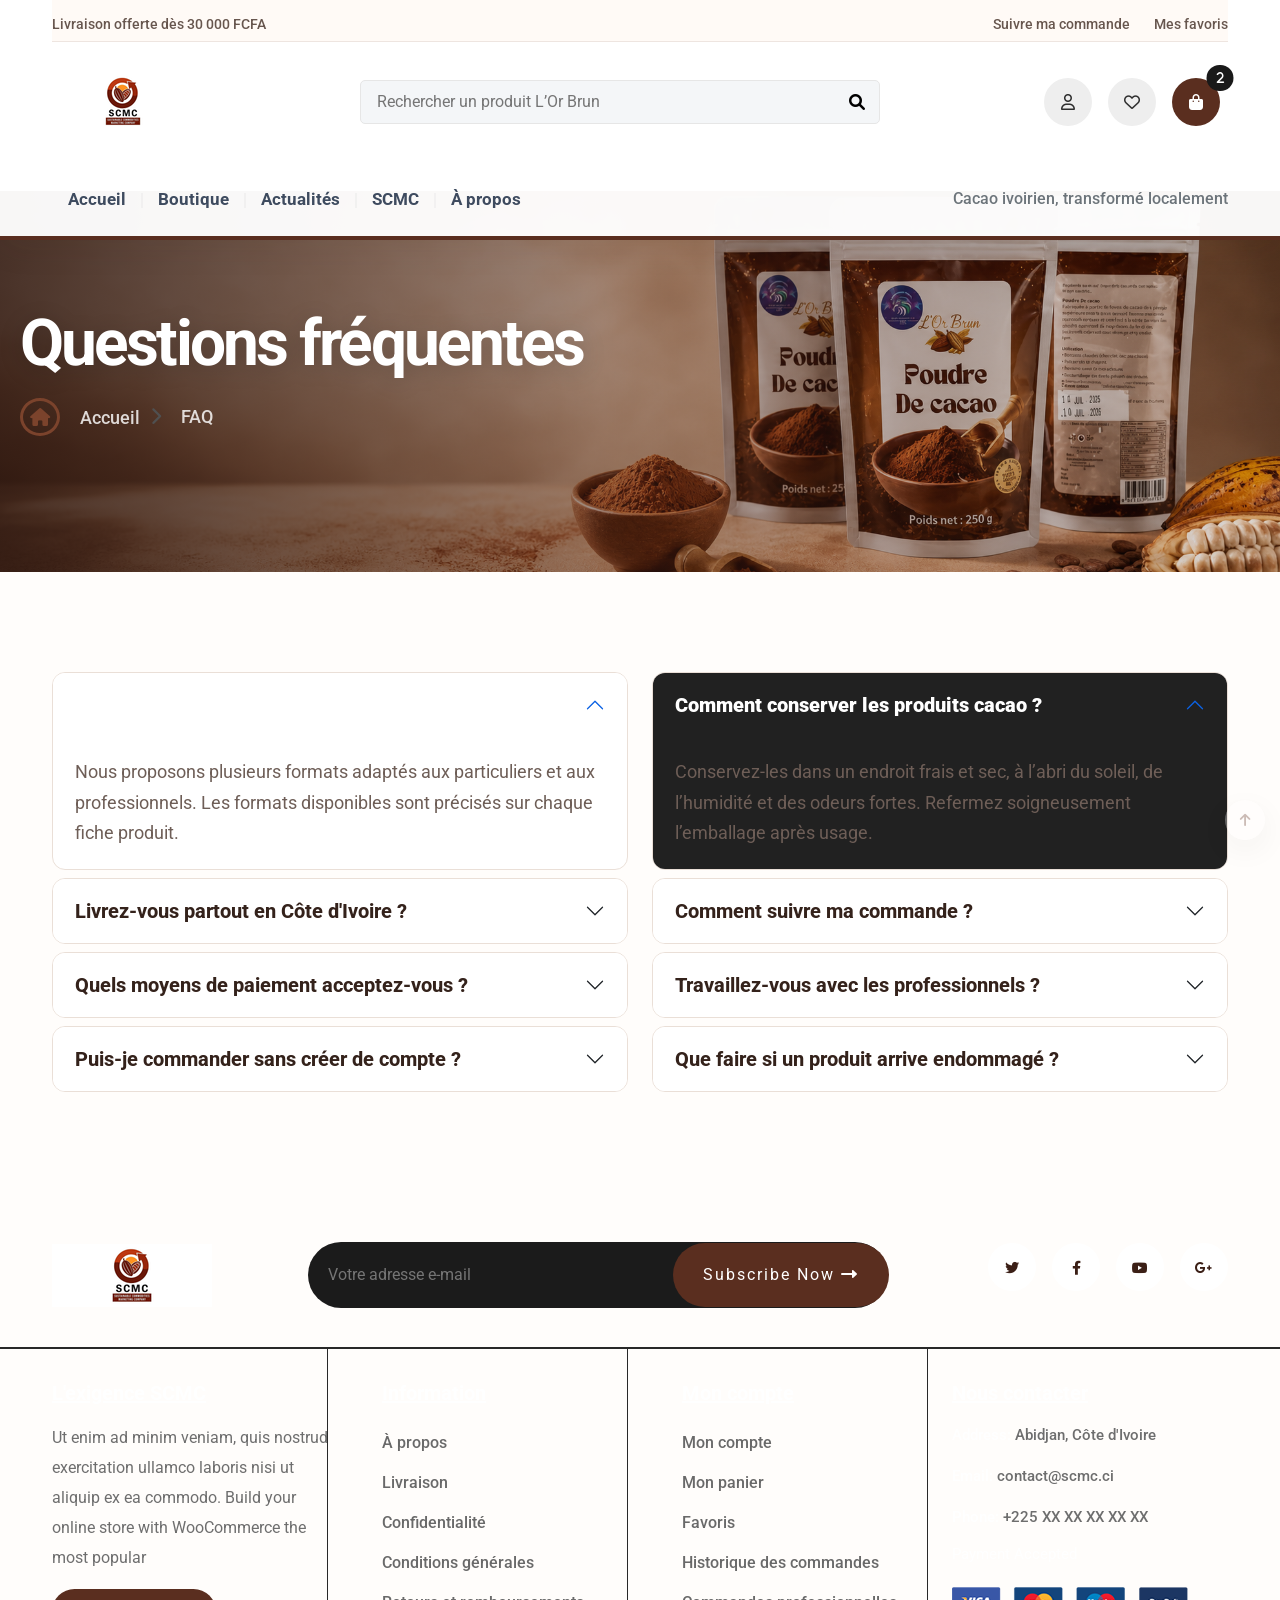
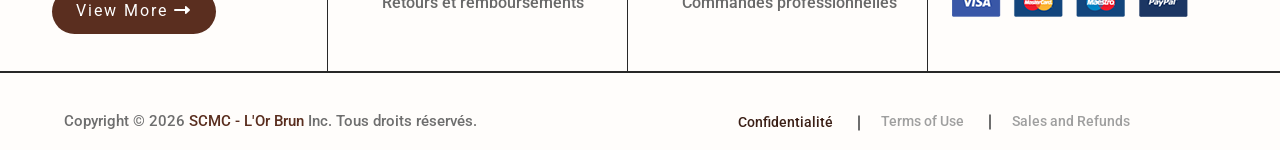
<file: faqs.html>
<!DOCTYPE html>
<html lang="en">

<head>
    <meta charset="UTF-8">
    <meta http-equiv="X-UA-Compatible" content="IE=edge">
    <meta name="viewport" content="width=device-width, initial-scale=1.0">
    <title>Questions fréquentes | SCMC</title>
    <!-- favicon icon -->
    <link rel="shortcut icon" href="assets/images/icons/favicon.ico" type="image/x-icon">

    <!-- Include fontawesome cdn -->
    <link rel="stylesheet" href="https://cdnjs.cloudflare.com/ajax/libs/font-awesome/6.0.0-beta3/css/all.min.css"
        integrity="sha512-Fo3rlrZj/k7ujTnHg4CGR2D7kSs0v4LLanw2qksYuRlEzO+tcaEPQogQ0KaoGN26/zrn20ImR1DfuLWnOo7aBA=="
        crossorigin="anonymous" referrerpolicy="no-referrer" />

    <!-- Include google fonts -->
    <link rel="preconnect" href="https://fonts.googleapis.com">
    <link rel="preconnect" href="https://fonts.gstatic.com" crossorigin>
    <link href="https://fonts.googleapis.com/css2?family=Montserrat:wght@400;500;600;700;800;900&family=Roboto:wght@400;500;700;900&display=swap"
        rel="stylesheet">

    <!-- Include bootstrap CSS -->
    <link rel="stylesheet" href="assets/css/bootstrap.min.css">

    <!-- Include aos CSS -->
    <link rel="stylesheet" href="assets/css/aos.css">

    <!-- Include magnific-popup CSS -->
    <link rel="stylesheet" href="assets/css/magnific-popup.css">

    <!-- Include nice-select CSS -->
    <link rel="stylesheet" href="assets/css/nice-select.css">

    <!-- Include slick-theme CSS -->
    <link rel="stylesheet" href="assets/css/slick-theme.css">

    <!-- Include slick CSS -->
    <link rel="stylesheet" href="assets/css/slick.css">

    <!-- Include stylesheet CSS -->
    <link rel="stylesheet" href="assets/css/style.css">
    <link rel="stylesheet" href="assets/css/scmc-pages.css">

</head>

<body class="scmc-inner-page">
    <!-- body wrap start -->
    <div class="body-wrap overflow-hidden">
        <!-- back-to-top start -->
        <div class="backtotop">
            <a href="#!" class="scroll">
                <i class="far fa-arrow-up fw-bold"></i>
            </a>
        </div>
        <!-- back-to-top end -->

        <!-- header section start -->
        <header class="about_header position-relative">
            <!-- top header start -->
            <div class="top_header_main position-relative bg-white">
                <div class="container d-none d-md-block">
                    <div class="header_top d-flex align-items-center justify-content-between">
                        <div class="header_top_content d-flex pt-2">
                            <span class="shipping">Livraison offerte dès 30 000 FCFA</span>
                        </div>
                        <div class="header_top_cont d-flex align-items-center pt-2">
                            <a href="about-us.html"><span class="vendor me-4">Vente professionnelle</span></a>
                            <a href="#"><span class="Order me-4">Suivre ma commande</span></a>
                            <a href="#"><span class="wish">Mes favoris</span></a>
                        </div>
                    </div>
                </div>
                <!-- top header end -->

                <!-- top inner navbar start -->
                <div class="top_inner_main">
                    <div class="top_inner_wrap">
                        <div class="container">
                            <div
                                class="top_inner_content about_inner_cont d-flex justify-content-between align-items-center py-3">
                                <div class="top_inner_logo d-flex justify-content-between align-items-center">
                                    <a class="drop_bars text-dark me-4" href="#!" data-bs-toggle="offcanvas"
                                        data-bs-target="#offcanvasScrolling" aria-controls="offcanvasScrolling"
                                        aria-expanded="false" aria-label="Toggle navigation">
                                        <i class="fas fa-bars"></i>
                                    </a>
                                    <a href="index.html">
                                        <img src="assets/images/logo/logo.png" alt="image_not_found">
                                    </a>
                                </div>
                                <div class="top_inner_searchbar about_search position-relative d-none d-lg-block">
                                    <input class="py-2 px-3 name=" search" type="search"
                                        placeholder="All   |   Rechercher un produit L'Or Brun">
                                    <span><i class="fas fa-search position-absolute"></i></span>
                                </div>
                                <div class="main_search_btn3 d-block d-lg-none ms-auto me-3" data-bs-toggle="collapse"
                                    data-bs-target="#main_search_collapse" aria-expanded="false"
                                    aria-controls="main_search_collapse">
                                    <span><i class="fas fa-search position-absolute search_icon"></i></span>
                                    <span><i class="fas fa-times search_close"></i></span>
                                </div>
                                <div class="navbar_user me-2">
                                    <div class="navbar_user_icon">
                                        <ul class="list-unstyled d-flex mb-0">
                                            <li class="pe-3 position-relative">
                                                <a href="#collapseExample" data-bs-toggle="collapse"
                                                    href="#collapseExample" role="button" aria-expanded="false"
                                                    aria-controls="collapseExample"><i class="far fa-user"
                                                        data-toggle="collapse" role="button"
                                                        data-target="#use_deropdown" aria-expanded="false"
                                                        aria-controls="use_deropdown"></i>
                                                </a>
                                                <!-- user profile start -->
                                                <div id="collapseExample" class="collapse_dropdown collapse">
                                                    <div class="dropdown_content">
                                                        <div class="profile_info clearfix">
                                                            <div class="user_thumbnail">
                                                                <img src="assets/images/meta/meta1.png"
                                                                    alt="image_not_found">
                                                            </div>
                                                            <div class="user_content">
                                                                <h4 class="user_name">Jone Doe</h4>
                                                                <span class="user_title">Seller</span>
                                                            </div>
                                                        </div>
                                                        <ul class="settings_options ul_li_block clearfix">
                                                            <li><a href="#!"><i class="fas fa-user-circle"></i>
                                                                    Profile</a></li>
                                                            <li><a href="#!"><i class="fas fa-user-cog"></i>
                                                                    Settings</a></li>
                                                            <li><a href="#!"><i class="fas fa-sign-out-alt"></i>
                                                                    Logout</a></li>
                                                        </ul>
                                                    </div>
                                                </div>
                                            </li>
                                            <li class="pe-3"><a href="#!"><i class="far fa-heart"></i></a></li>
                                            <li><a href="#!"><i class="fas fa-shopping-bag position-relative"
                                                        data-bs-toggle="offcanvas" data-bs-target="#offcanvasRight"
                                                        aria-controls="offcanvasRight"><span
                                                            class="position-absolute top-0 start-100 translate-middle badge rounded-pill bg-danger">2</span></i></a>
                                            </li>
                                        </ul>
                                    </div>
                                </div>
                            </div>
                            <!-- mobile menubar start -->
                            <div class="offcanvas offcanvas-start" data-bs-scroll="true" data-bs-backdrop="false"
                                tabindex="-1" id="offcanvasScrolling" aria-labelledby="offcanvasScrollingLabel">
                                <div class="offcanvas-header">
                                    <button type="button" class="btn-close mobile_menu_close text-reset"
                                        data-bs-dismiss="offcanvas" aria-label="Close"></button>
                                </div>
                                <div class="offcanvas-body">
                                    <ul class="navbar-nav main_menu_list m-auto">
                                        <li class="nav-item pe-4 dropdown">
                                            <a class="nav-link active" aria-current="page" href="#" id="home_submenu"
                                                role="button" data-bs-toggle="dropdown" aria-expanded="false">Home</a>
                                            <div class="dropdown-menu" aria-labelledby="home_submenu">
                                                <div class="sidebar_nav_item">
                                                    <ul class="list-unstyled">
                                                        <li>
                                                            <a href="index.html">Home V.1</a>
                                                        </li>
                                                        <li>
                                                            <a href="index.html">Home V.2</a>
                                                        </li>
                                                        <li>
                                                            <a href="index.html">Home V.3</a>
                                                        </li>
                                                        <li>
                                                            <a href="index.html">Home V.4</a>
                                                        </li>
                                                    </ul>
                                                </div>
                                            </div>
                                        </li>
                                        <li class="nav-item pe-4 dropdown">
                                            <a class="nav-link" href="#" id="shop_submenu" role="button"
                                                data-bs-toggle="dropdown" aria-expanded="false">Shop</a>
                                            <div class="dropdown-menu" aria-labelledby="shop_submenu">
                                                <div class="sidebar_nav_item">
                                                    <ul class="list-unstyled">
                                                        <li>
                                                            <a href="shop-list.html">Shop Sidebar</a>
                                                        </li>
                                                        <li>
                                                            <a href="shop-list.html">Shop List</a>
                                                        </li>
                                                    </ul>
                                                </div>
                                            </div>
                                        </li>
                                        <li class="nav-item pe-4 dropdown">
                                            <a class="nav-link" href="#" id="blog_submenu" role="button"
                                                data-bs-toggle="dropdown" aria-expanded="false">Blog</a>
                                            <div class="dropdown-menu" aria-labelledby="blog_submenu">
                                                <div class="sidebar_nav_item">
                                                    <ul class="list-unstyled">
                                                        <li>
                                                            <a href="blog-details.html">Blog Details</a>
                                                        </li>
                                                        <li>
                                                            <a href="blog-list.html">Blog Grid</a>
                                                        </li>
                                                        <li>
                                                            <a href="blog-list.html">Blog List</a>
                                                        </li>
                                                    </ul>
                                                </div>
                                            </div>
                                        </li>
                                        <li class="nav-item pe-5">
                                            <a class="nav-link" href="#!">Portfolio</a>
                                        </li>
                                        <li class="nav-item pe-4 dropdown">
                                            <a class="nav-link" href="#" id="page_submenu" role="button"
                                                data-bs-toggle="dropdown" aria-expanded="false">Pages</a>
                                            <div class="dropdown-menu" aria-labelledby="page_submenu">
                                                <div class="sidebar_nav_item">
                                                    <ul class="list-unstyled">
                                                        <li>
                                                            <a href="cart.html">Cart Page</a>
                                                        </li>
                                                        <li>
                                                            <a href="faqs.html">Faqs Page</a>
                                                        </li>
                                                        <li>
                                                            <a href="about-us.html">À propos V.1</a>
                                                        </li>
                                                        <li>
                                                            <a href="about-us.html">À propos V.2</a>
                                                        </li>
                                                        <li>
                                                            <a href="about-us.html">Vendor Page</a>
                                                        </li>
                                                        <li>
                                                            <a href="about-us.html">Vendor Profile</a>
                                                        </li>
                                                        <li>
                                                            <a href="about-us.html">Vendor Dashboard</a>
                                                        </li>
                                                        <li>
                                                            <a href="product-detail.html">Product Details V.1</a>
                                                        </li>
                                                        <li>
                                                            <a href="product-detail.html">Product Details V.2</a>
                                                        </li>
                                                    </ul>
                                                </div>
                                            </div>
                                        </li>
                                        <li class="nav-item pe-4 dropdown">
                                            <a class="nav-link" href="#" id="contact_submenu" role="button"
                                                data-bs-toggle="dropdown" aria-expanded="false">Contacts</a>
                                            <div class="dropdown-menu" aria-labelledby="contact_submenu">
                                                <div class="sidebar_nav_item">
                                                    <ul class="list-unstyled">
                                                        <li>
                                                            <a href="contact-us.html">Nous contacter</a>
                                                        </li>
                                                    </ul>
                                                </div>
                                            </div>
                                        </li>
                                    </ul>
                                </div>

                            </div>
                        </div>
                    </div>
                    <!-- collapse search - start -->
                    <div class="main_search_collapse collapse" id="main_search_collapse">
                        <div class="main_search_form position-relative card">
                            <div class="container">
                                <form action="#">
                                    <div class="form_item position-relative">
                                        <input type="search" class="form-control rounded-pill py-3" name="search"
                                            placeholder="Search Your Product...">
                                        <button type="submit" class="submit_btn"><i class="fas fa-search"></i></button>
                                    </div>
                                </form>
                            </div>
                        </div>
                    </div>
                    <!-- collapse search - end -->
                </div>
                <!-- top inner navbar end -->

                <!-- bottom header start -->
                <div class="header_bottom_main header_border position-relative d-none d-lg-block">
                    <div class="container">
                        <nav class="navbar navbar-expand-lg navbar-light">
                            <button class="navbar-toggler" type="button" data-bs-toggle="collapse"
                                data-bs-target="#navbarSupportedContent" aria-controls="navbarSupportedContent"
                                aria-expanded="false" aria-label="Toggle navigation">
                                <span class="navbar-toggler-icon"></span>
                            </button>
                            <div class="collapse navbar-collapse" id="navbarSupportedContent">
                                <ul class="navbar-nav navbar_4 main_menu_list after_navbar">
                                    <li class="nav-item nav_item_has_child px-2 dropdown">
                                        <a class="nav-link active" aria-current="page" href="#" id="home_submenu"
                                            role="button" data-bs-toggle="dropdown" aria-expanded="false">Home</a>
                                        <div class="nav_item_submenu dropdown-menu" aria-labelledby="home_submenu"
                                            style="background-image: url(assets/images/mega/mega3.png)">
                                            <div class="nav_submenu_cont">
                                                <h4>Accueil</h4>
                                                <ul class="list-unstyled ms-3">
                                                    <li>
                                                        <a href="index.html">Home V.1</a>
                                                    </li>
                                                    <li>
                                                        <a href="index.html">Home V.2</a>
                                                    </li>
                                                    <li>
                                                        <a href="index.html">Home V.3</a>
                                                    </li>
                                                    <li>
                                                        <a href="index.html">Home V.4</a>
                                                    </li>
                                                    <li>
                                                        <a href="#">Home V.5</a>
                                                    </li>
                                                    <li>
                                                        <a href="#">Home V.6</a>
                                                    </li>
                                                </ul>
                                            </div>
                                        </div>
                                    </li>
                                    <li class="nav-item nav_item_has_child px-2 dropdown">
                                        <a class="nav-link" href="#" id="shop_submenu" role="button"
                                            data-bs-toggle="dropdown" aria-expanded="false">Shop</a>
                                        <div class="nav_item_submenu dropdown-menu" aria-labelledby="shop_submenu"
                                            style="background-image: url(assets/images/mega/mega3.png)">
                                            <div class="nav_submenu_cont">
                                                <h4>Boutique</h4>
                                                <ul class="list-unstyled ms-3">
                                                    <li>
                                                        <a href="shop-list.html">
                                                            <span class="item_title text-start">Shop Sidebar</span>
                                                        </a>
                                                    </li>
                                                    <li>
                                                        <a href="shop-list.html">
                                                            <span class="item_title text-start">Shop List</span>
                                                        </a>
                                                    </li>
                                                    <li>
                                                        <a href="#">
                                                            <span class="item_title text-start">Shop List 3</span>
                                                        </a>
                                                    </li>
                                                    <li>
                                                        <a href="#">
                                                            <span class="item_title text-start">Shop List 4</span>
                                                        </a>
                                                    </li>
                                                    <li>
                                                        <a href="#">
                                                            <span class="item_title text-start">Shop List 5</span>
                                                        </a>
                                                    </li>
                                                    <li>
                                                        <a href="#">
                                                            <span class="item_title text-start">Shop List 6</span>
                                                        </a>
                                                    </li>
                                                </ul>
                                            </div>
                                        </div>
                                    </li>
                                    <li class="nav-item nav_item_has_child px-2 dropdown">
                                        <a class="nav-link" href="#" id="blog_submenu" role="button"
                                            data-bs-toggle="dropdown" aria-expanded="false">Blog</a>
                                        <div class="nav_item_submenu dropdown-menu" aria-labelledby="blog_submenu"
                                            style="background-image: url(assets/images/mega/mega3.png)">
                                            <div class="nav_submenu_cont">
                                                <h4>Actualités</h4>
                                                <ul class="list-unstyled ms-3">
                                                    <li>
                                                        <a href="blog-details.html">Blog Details</a>
                                                    </li>
                                                    <li>
                                                        <a href="blog-list.html">Blog Grid</a>
                                                    </li>
                                                    <li>
                                                        <a href="blog-list.html">Blog List 1</a>
                                                    </li>
                                                    <li>
                                                        <a href="#">Blog List 2</a>
                                                    </li>
                                                    <li>
                                                        <a href="#">Blog List 3</a>
                                                    </li>
                                                    <li>
                                                        <a href="#">Blog List 4</a>
                                                    </li>
                                                </ul>
                                            </div>
                                        </div>
                                    </li>
                                    <li class="nav-item nav_item_has_child px-2">
                                        <a class="nav-link" href="#!">Portfolio</a>
                                    </li>
                                    <li class="nav-item nav_item_has_child px-2 dropdown">
                                        <a class="nav-link" href="#" id="page_submenu" role="button"
                                            data-bs-toggle="dropdown" aria-expanded="false">Pages</a>
                                        <div class="nav_item_megamenu dropdown-menu" aria-labelledby="page_submenu">
                                            <div class="container p-0">
                                                <div class="row">
                                                    <div class="col-lg-4">
                                                        <div class="mega_thumb_area position-relative"
                                                            style="background-image: url(assets/images/sales/sale1.png);">
                                                            <div class="thumb_text">
                                                                <h2>
                                                                    <font>100%</font> Pure <br> Natural Cacao
                                                                </h2>
                                                                <span>Produits cacao Sale 30% Off</span>
                                                                <a href="#"><button type="button"
                                                                        class="btn custom_btn rounded-pill text-white mt-3">View
                                                                        More</button></a>
                                                            </div>
                                                        </div>
                                                    </div>
                                                    <div class="col-lg-4">
                                                        <div class="mega_item_area ms-5 my-4 position-relative">
                                                            <h4>Pages utiles</h4>
                                                            <ul class="list-unstyled">
                                                                <li>
                                                                    <a href="cart.html">Cart Page</a>
                                                                </li>
                                                                <li>
                                                                    <a href="faqs.html">Faqs Page</a>
                                                                </li>
                                                                <li>
                                                                    <a href="about-us.html">À propos V.1</a>
                                                                </li>
                                                                <li>
                                                                    <a href="about-us.html">À propos V.2</a>
                                                                </li>
                                                                <li>
                                                                    <a href="checkout.html">Checkout Page</a>
                                                                </li>
                                                                <li>
                                                                    <a href="shop-list.html">Compare Page</a>
                                                                </li>
                                                            </ul>
                                                            <div class="mega_item_thumb1 position-absolute">
                                                                <img src="assets/images/mega/mega1.png"
                                                                    alt="image_not_found">
                                                            </div>
                                                        </div>
                                                    </div>
                                                    <div class="col-lg-4">
                                                        <div class="mega_item_area my-4 position-relative">
                                                            <h4>Pages utiles </h4>
                                                            <ul class="list-unstyled">
                                                                <li>
                                                                    <a href="about-us.html">
                                                                        <span class="item_title text-start">Vendor
                                                                            Page</span>
                                                                    </a>
                                                                </li>
                                                                <li>
                                                                    <a href="about-us.html">
                                                                        <span class="item_title text-start">Vendor
                                                                            Profile</span>
                                                                    </a>
                                                                </li>
                                                                <li>
                                                                    <a href="about-us.html">
                                                                        <span class="item_title text-start">Vendor
                                                                            Dashboard</span>
                                                                    </a>
                                                                </li>
                                                                <li>
                                                                    <a href="product-detail.html">
                                                                        <span class="item_title text-start">Product
                                                                            Details V.1</span>
                                                                    </a>
                                                                </li>
                                                                <li>
                                                                    <a href="product-detail.html">
                                                                        <span class="item_title text-start">Product
                                                                            Details V.2</span>
                                                                    </a>
                                                                </li>
                                                            </ul>
                                                            <div class="mega_item_thumb2 position-absolute">
                                                                <img src="assets/images/mega/mega2.png"
                                                                    alt="image_not_found">
                                                            </div>
                                                        </div>
                                                    </div>
                                                </div>
                                            </div>
                                        </div>
                                    </li>
                                    <li class="nav-item nav_item_has_child px-2">
                                        <a class="nav-link" href="#!">Nos offres</a>
                                    </li>
                                </ul>
                            </div>
                            <!-- recent view -->
                            <a href="#staticBackdrop" data-bs-toggle="modal">
                                <span class="recent_view">Cacao ivoirien, transformé localement <i
                                        class="fas fa-long-arrow-alt-right"></i></span>
                            </a>
                        </nav>
                    </div>
                </div>
        </header>

        <!-- main body start -->
        <main>

            <!-- sidebar section start -->
            <section class="sidebar_section">
                <div class="sidebar_content_wrap">
                    <div class="container">
                        <div class="row">
                            <div class="offcanvas offcanvas-end" tabindex="-1" id="offcanvasRight"
                                aria-labelledby="offcanvasRightLabel">
                                <div class="offcanvas-header align-items-center">
                                    <h5 class="mb-0">Produits cacao</h5>
                                    <button type="button" class="btn-close text-reset text-end"
                                        data-bs-dismiss="offcanvas" aria-label="Close"></button>
                                </div>
                                <div class="offcanvas-body">
                                    <div class="prdc_ctg_product_content mt-1 d-flex align-items-center">
                                        <div
                                            class="prdc_ctg_product_img d-flex justify-content-center align-items-center me-3">
                                            <img src="assets/images/category/cat6.png" alt="image_not_found">
                                        </div>
                                        <div class="prdc_ctg_product_text">
                                            <div class="prdc_ctg_product_title my-2">
                                                <h5>Poudre de cacao L'Or Brun</h5>
                                            </div>
                                            <div class="prdc_ctg_product_price mt-1 product_price">
                                                <span class="sale_price pe-1">5 000 FCFA</span>
                                                <del>7 000 FCFA</del>
                                            </div>
                                        </div>
                                    </div>
                                    <div class="prdc_ctg_product_content mt-1 d-flex align-items-center">
                                        <div
                                            class="prdc_ctg_product_img d-flex justify-content-center align-items-center me-3">
                                            <img src="assets/images/category/cat7.png" alt="image_not_found">
                                        </div>
                                        <div class="prdc_ctg_product_text">
                                            <div class="prdc_ctg_product_title my-2">
                                                <h5>Poudre de cacao L'Or Brun</h5>
                                            </div>
                                            <div class="prdc_ctg_product_price mt-1 product_price">
                                                <span class="sale_price pe-1">4 000 FCFA</span>
                                                <del>$60.00</del>
                                            </div>
                                        </div>
                                    </div>
                                    <div class="prdc_ctg_product_content mt-1 d-flex align-items-center">
                                        <div
                                            class="prdc_ctg_product_img d-flex justify-content-center align-items-center me-3">
                                            <img src="assets/images/category/cat8.png" alt="image_not_found">
                                        </div>
                                        <div class="prdc_ctg_product_text">
                                            <div class="prdc_ctg_product_title my-2">
                                                <h5>Poudre de cacao L'Or Brun</h5>
                                            </div>
                                            <div class="prdc_ctg_product_price mt-1 product_price">
                                                <span class="sale_price pe-1">7 000 FCFA</span>
                                                <del>9 000 FCFA</del>
                                            </div>
                                        </div>
                                    </div>
                                    <div class="total_price">
                                        <ul class="ul_li_block mb_30 clearfix">
                                            <li>
                                                <span>Subtotal:</span>
                                                <span>$215</span>
                                            </li>
                                            <li>
                                                <span>Vat 5%:</span>
                                                <span>$10.75</span>
                                            </li>
                                            <li>
                                                <span>Discount 15%:</span>
                                                <span>- $32.25</span>
                                            </li>
                                            <li>
                                                <span>Total:</span>
                                                <span>$191.8875</span>
                                            </li>
                                        </ul>
                                    </div>
                                    <div class="sidebar_btns">
                                        <ul class="btns_group ul_li_block clearfix">
                                            <li><a href="cart.html">View Cart</a></li>
                                            <li><a href="checkout.html">Checkout</a></li>
                                        </ul>
                                    </div>
                                </div>
                            </div>
                        </div>
                    </div>
                </div>
            </section>
            <!-- sidebar section end -->

            <!-- Breadcrumb section start -->
            <section class="breadcrumb_sec_1 position-relative">
                <div class="breadcrumb_wrap sec_space_mid_small"
                    style="background-image: url(assets/images/breadcrumb/breadcrumb-scmc-v2.png);">
                    <div class="breadcrumb_cont text-center">
                        <div class="breadcrumb_title">
                            <h2 class="text-white">Questions fréquentes</h2>
                        </div>
                        <ul
                            class="list-unstyled breadcrumb_item d-flex justify-content-center align-items-center text-white">
                            <li><a href="index.html"><i class="fas fa-home active"></i>Accueil</a></li>

                            <li><i class="fas fa-chevron-right"></i>FAQ</li>
                        </ul>
                    </div>
                </div>
            </section>
            <!-- Breadcrumb section end -->

            <!-- faqs section start -->
            <section class="faqs_section sec_space_small" data-aos="fade-up" data-aos-duration="2000">
                <div class="faqs_sec_wrap">
                    <div class="container">
                        <div class="row">
                            <div class="col-lg-6">
                                <div class="faqs_sec_cont1">
                                    <div class="accordion" id="accordionExample">
                                        <div class="accordion-item">
                                            <h2 class="accordion-header" id="headingOne">
                                                <button class="accordion-button" type="button" data-bs-toggle="collapse"
                                                    data-bs-target="#collapseOne" aria-expanded="true"
                                                    aria-controls="collapseOne">
                                                    Quels formats de produits proposez-vous ?
                                                </button>
                                            </h2>
                                            <div id="collapseOne" class="accordion-collapse collapse show"
                                                aria-labelledby="headingOne" data-bs-parent="#accordionExample">
                                                <div class="accordion-body">
                                                    Duis autem vel eum iriure dolor in hendrerit in vulputate velit esse
                                                    molestie consequat, vel illum dolore eu feugiat nulla facilisis at
                                                    vero eros et accumsan et iusto odio dignissim qui blandit praesent
                                                    luptatum zzril delenit augue duis dolore te feugait nulla facilisi.
                                                </div>
                                            </div>
                                        </div>
                                        <div class="accordion-item mt-2">
                                            <h2 class="accordion-header" id="headingTwo">
                                                <button class="accordion-button collapsed" type="button"
                                                    data-bs-toggle="collapse" data-bs-target="#collapseTwo"
                                                    aria-expanded="false" aria-controls="collapseTwo">
                                                    Livrez-vous partout en Côte d'Ivoire ?
                                                </button>
                                            </h2>
                                            <div id="collapseTwo" class="accordion-collapse collapse"
                                                aria-labelledby="headingTwo" data-bs-parent="#accordionExample">
                                                <div class="accordion-body">
                                                    Duis autem vel eum iriure dolor in hendrerit in vulputate velit esse
                                                    molestie consequat, vel illum dolore eu feugiat nulla facilisis at
                                                    vero eros et accumsan et iusto odio dignissim qui blandit praesent
                                                    luptatum zzril delenit augue duis dolore te feugait nulla facilisi.
                                                </div>
                                            </div>
                                        </div>
                                        <div class="accordion-item mt-2">
                                            <h2 class="accordion-header" id="headingThree">
                                                <button class="accordion-button collapsed" type="button"
                                                    data-bs-toggle="collapse" data-bs-target="#collapseThree"
                                                    aria-expanded="false" aria-controls="collapseThree">
                                                    Quels moyens de paiement acceptez-vous ?
                                                </button>
                                            </h2>
                                            <div id="collapseThree" class="accordion-collapse collapse"
                                                aria-labelledby="headingThree" data-bs-parent="#accordionExample">
                                                <div class="accordion-body">
                                                    Duis autem vel eum iriure dolor in hendrerit in vulputate velit esse
                                                    molestie consequat, vel illum dolore eu feugiat nulla facilisis at
                                                    vero eros et accumsan et iusto odio dignissim qui blandit praesent
                                                    luptatum zzril delenit augue duis dolore te feugait nulla facilisi.
                                                </div>
                                            </div>
                                        </div>
                                        <div class="accordion-item mt-2">
                                            <h2 class="accordion-header" id="headingFour">
                                                <button class="accordion-button collapsed" type="button"
                                                    data-bs-toggle="collapse" data-bs-target="#collapseFour"
                                                    aria-expanded="false" aria-controls="collapseFour">
                                                    Puis-je commander sans créer de compte ?
                                                </button>
                                            </h2>
                                            <div id="collapseFour" class="accordion-collapse collapse"
                                                aria-labelledby="headingFour" data-bs-parent="#accordionExample">
                                                <div class="accordion-body">
                                                    Duis autem vel eum iriure dolor in hendrerit in vulputate velit esse
                                                    molestie consequat, vel illum dolore eu feugiat nulla facilisis at
                                                    vero eros et accumsan et iusto odio dignissim qui blandit praesent
                                                    luptatum zzril delenit augue duis dolore te feugait nulla facilisi.
                                                </div>
                                            </div>
                                        </div>
                                    </div>
                                </div>
                            </div>
                            <div class="col-lg-6">
                                <div class="faqs_sec_cont2">
                                    <div class="accordion" id="accordionExample">
                                        <div class="accordion-item">
                                            <h2 class="accordion-header" id="headingFive">
                                                <button class="accordion-button" type="button" data-bs-toggle="collapse"
                                                    data-bs-target="#collapseFive" aria-expanded="true"
                                                    aria-controls="collapseFive">
                                                    Comment conserver les produits cacao ?
                                                </button>
                                            </h2>
                                            <div id="collapseFive" class="accordion-collapse collapse show"
                                                aria-labelledby="headingFive" data-bs-parent="#accordionExample">
                                                <div class="accordion-body">
                                                    Duis autem vel eum iriure dolor in hendrerit in vulputate velit esse
                                                    molestie consequat, vel illum dolore eu feugiat nulla facilisis at
                                                    vero eros et accumsan et iusto odio dignissim qui blandit praesent
                                                    luptatum zzril delenit augue duis dolore te feugait nulla facilisi.
                                                </div>
                                            </div>
                                        </div>
                                        <div class="accordion-item mt-2">
                                            <h2 class="accordion-header" id="headingSix">
                                                <button class="accordion-button collapsed" type="button"
                                                    data-bs-toggle="collapse" data-bs-target="#collapseSix"
                                                    aria-expanded="false" aria-controls="collapseSix">
                                                    Comment suivre ma commande ?
                                                </button>
                                            </h2>
                                            <div id="collapseSix" class="accordion-collapse collapse"
                                                aria-labelledby="headingSix" data-bs-parent="#accordionExample">
                                                <div class="accordion-body">
                                                    Duis autem vel eum iriure dolor in hendrerit in vulputate velit esse
                                                    molestie consequat, vel illum dolore eu feugiat nulla facilisis at
                                                    vero eros et accumsan et iusto odio dignissim qui blandit praesent
                                                    luptatum zzril delenit augue duis dolore te feugait nulla facilisi.
                                                </div>
                                            </div>
                                        </div>
                                        <div class="accordion-item mt-2">
                                            <h2 class="accordion-header" id="headingSeven">
                                                <button class="accordion-button collapsed" type="button"
                                                    data-bs-toggle="collapse" data-bs-target="#collapseSeven"
                                                    aria-expanded="false" aria-controls="collapseSeven">
                                                    Travaillez-vous avec les professionnels ?
                                                </button>
                                            </h2>
                                            <div id="collapseSeven" class="accordion-collapse collapse"
                                                aria-labelledby="headingSeven" data-bs-parent="#accordionExample">
                                                <div class="accordion-body">
                                                    Duis autem vel eum iriure dolor in hendrerit in vulputate velit esse
                                                    molestie consequat, vel illum dolore eu feugiat nulla facilisis at
                                                    vero eros et accumsan et iusto odio dignissim qui blandit praesent
                                                    luptatum zzril delenit augue duis dolore te feugait nulla facilisi.
                                                </div>
                                            </div>
                                        </div>
                                        <div class="accordion-item mt-2">
                                            <h2 class="accordion-header" id="headingEight">
                                                <button class="accordion-button collapsed" type="button"
                                                    data-bs-toggle="collapse" data-bs-target="#collapseEight"
                                                    aria-expanded="false" aria-controls="collapseEight">
                                                    Que faire si un produit arrive endommagé ?
                                                </button>
                                            </h2>
                                            <div id="collapseEight" class="accordion-collapse collapse"
                                                aria-labelledby="headingEight" data-bs-parent="#accordionExample">
                                                <div class="accordion-body">
                                                    Duis autem vel eum iriure dolor in hendrerit in vulputate velit esse
                                                    molestie consequat, vel illum dolore eu feugiat nulla facilisis at
                                                    vero eros et accumsan et iusto odio dignissim qui blandit praesent
                                                    luptatum zzril delenit augue duis dolore te feugait nulla facilisi.
                                                </div>
                                            </div>
                                        </div>
                                    </div>
                                </div>
                            </div>
                        </div>
                    </div>
                </div>
            </section>
        </main>
        <!-- main body end -->

        <!-- footer section start -->
        <footer class="footer_section position-relative">
            <div class="footer_section_wrap sec_top_space_50"
                style="background-image: url(assets/images/footer/footer.png)">
                <div class="container">
                    <div
                        class="footer_top_content d-flex flex-column flex-lg-row justify-content-between align-items-center">
                        <div class="footer_top_logo">
                            <a href="faqs.html"><img src="assets/images/logo/logo2.png" alt="image_not_found"></a>
                        </div>
                        <div class="footer_top_subs position-relative">
                            <input class="rounded-pill" type="search" name="search" placeholder="Votre adresse e-mail">
                            <a href="#!"><button type="button"
                                    class="btn custom_btn rounded-pill text-white position-absolute">Subscribe Now <i
                                        class="fas fa-long-arrow-alt-right"></i></button></a>
                        </div>
                        <div class="footer_top_social">
                            <ul class="list-unstyled d-flex justify-content-end">
                                <li class="me-3"><a href="#!"><i class="fab fa-twitter"></i></a></li>
                                <li class="me-3"><a href="#!"><i class="fab fa-facebook-f"></i></a></li>
                                <li class="me-3"><a href="#!"><i class="fab fa-youtube"></i></a></li>
                                <li><a href="#!"><i class="fab fa-google-plus-g"></i></a></li>
                            </ul>
                        </div>
                    </div>
                    <div class="footer_inner_content sec_space_xs_70">
                        <div class="footer_inner_content_wrap">
                            <div class="row">
                                <div class="col-md-6 col-lg-3">
                                    <div class="footer_inner_choose_content">
                                        <div class="footer_inner_choose_title">
                                            <h4>
                                                <a href="#!" class="text-white">L'exigence SCMC</a>
                                            </h4>
                                        </div>
                                        <div class="footer_inner_choose_desc pt-2">
                                            <p>Ut enim ad minim veniam, quis nostrud exercitation ullamco laboris nisi
                                                ut aliquip ex ea
                                                commodo. Build your online store with WooCommerce the most popular </p>
                                        </div>
                                        <div class="footer_inner_choose">
                                            <a href="#!"><button type="button"
                                                    class="btn custom_btn rounded-pill px-4 text-white">View More <i
                                                        class="fas fa-long-arrow-alt-right"></i></button></a>
                                        </div>
                                    </div>
                                </div>
                                <div class="col-md-6 col-lg-3">
                                    <div class="footer_inner_info_content">
                                        <div class="footer_inner_info_title">
                                            <h4>
                                                <a href="#!" class="text-white">Information</a>
                                            </h4>
                                        </div>
                                        <div class="footer_inner_info_item pt-2">
                                            <ul class="list-unstyled">
                                                <li><a href="#!">À propos</a></li>
                                                <li><a href="#!">Livraison</a></li>
                                                <li><a href="#!">Confidentialité</a></li>
                                                <li><a href="#!">Conditions générales</a></li>
                                                <li><a href="#!">Retours et remboursements</a></li>
                                            </ul>
                                        </div>
                                    </div>
                                </div>
                                <div class="col-md-6 col-lg-3">
                                    <div class="footer_inner_acct_content">
                                        <div class="footer_inner_acct_title">
                                            <h4>
                                                <a href="#!" class="text-white">Mon compte</a>
                                            </h4>
                                        </div>
                                        <div class="footer_inner_acct_item pt-2">
                                            <ul class="list-unstyled">
                                                <li><a href="#!">Mon compte</a></li>
                                                <li><a href="#!">Mon panier</a></li>
                                                <li><a href="#!">Favoris</a></li>
                                                <li><a href="#!">Historique des commandes</a></li>
                                                <li><a href="#!">Commandes professionnelles</a></li>
                                            </ul>
                                        </div>
                                    </div>
                                </div>
                                <div class="col-md-6 col-lg-3">
                                    <div class="footer_inner_cotc_content">
                                        <div class="footer_inner_ctc_title">
                                            <h4>
                                                <a href="#!" class="text-white">Nous contacter</a>
                                            </h4>
                                        </div>
                                        <div class="footer_inner_ctc_info pt-2 text-white">
                                            <p>Address: <font>Abidjan, Côte d'Ivoire</font>
                                            </p>
                                            <p>Email: <font>contact@scmc.ci</font>
                                            </p>
                                            <p>Phone: <font>+225 XX XX XX XX XX</font>
                                            </p>
                                            <div class="footer_inner_payment_ctc">
                                                <div class="footer_inner_payment_title">
                                                    <h5 class="text-white">Payment Accepted</h5>
                                                </div>
                                                <div class="footer_inner_payment_thumb pt-3">
                                                    <a href="#!"><img src="assets/images/payment/payment.png"
                                                            alt="image_not_found"></a>
                                                </div>
                                            </div>
                                        </div>
                                    </div>
                                </div>
                            </div>
                        </div>
                    </div>
                    <div class="footer_bootom_content">
                        <div class="footer_bootom_wrap">
                            <div class="container">
                                <div class="row">
                                    <div class="col-md-6">
                                        <div class="footer_bootom_copyright">
                                            <p>Copyright © 2026 <font>SCMC - L'Or Brun</font> Inc. Tous droits réservés.</p>
                                        </div>
                                    </div>
                                    <div class="col-md-6">
                                        <div
                                            class="footer_bootom_privicy_cont d-flex justify-content-center align-items-center">
                                            <div class="footer_bootom_privicy pe-5">
                                                <a href="#!">
                                                    <p class="priv position-relative">Confidentialité</p>
                                                </a>
                                            </div>
                                            <div class="footer_bootom_terms pe-5">
                                                <p class="position-relative">Terms of Use</p>
                                            </div>
                                            <div class="footer_bootom_refunds">
                                                <p>Sales and Refunds</p>
                                            </div>
                                        </div>
                                    </div>
                                </div>
                            </div>
                        </div>
                    </div>
                </div>
            </div>
        </footer>
        <!-- footer section end -->

        <!-- view recently products start -->

        <div class="modal fade recent_product" id="staticBackdrop" data-bs-backdrop="static" data-bs-keyboard="false"
            tabindex="-1" aria-labelledby="staticBackdropLabel" aria-hidden="true">
            <div class="modal-dialog modal-dialog-centered">
                <div class="modal-content">
                    <div class="modal-header">
                        <h2 class="recent_product_title">Produits populaires</h2>
                        <button type="button" class="btn-close" data-bs-dismiss="modal" aria-label="Close"></button>
                    </div>
                    <div class="modal-body">
                        <div class="container">
                            <div class="row g-2">
                                <div class="col-sm-6 col-lg-4">
                                    <div class="product_layout_1 overflow-hidden position-relative">
                                        <div class="product_layout_content bg-white position-relative">
                                            <div class="product_image_wrap">
                                                <a class="product_image d-flex justify-content-center align-items-center"
                                                    href="product-detail.html">
                                                    <img src="assets/images/product/product9.png" alt="image_not_found">
                                                </a>
                                                <ul class="product_badge_group ul_li_block">
                                                    <li><span
                                                            class="product_badge badge_meats position-absolute rounded-pill text-uppercase">Meats</span>
                                                    </li>
                                                    <li><span
                                                            class="product_badge badge_discount position-absolute rounded-pill">-27%</span>
                                                    </li>
                                                </ul>
                                                <ul class="product_action_btns ul_li_block d-flex">
                                                    <li><a class="tooltips" data-placement="top" title="Search Product"
                                                            href="#!"><i class="fas fa-search"></i></a></li>
                                                    <li><a class="tooltips" data-placement="top" title="Add To Cart"
                                                            href="#product_quick_view" data-bs-toggle="modal"><i
                                                                class="fas fa-shopping-bag"></i></a></li>
                                                </ul>
                                            </div>
                                            <div class="rating_wrap d-flex">
                                                <ul class="rating_star ul_li">
                                                    <li class="active"><i class="fas fa-star"></i></li>
                                                    <li class="active"><i class="fas fa-star"></i></li>
                                                    <li class="active"><i class="fas fa-star"></i></li>
                                                    <li class="active"><i class="fas fa-star"></i></li>
                                                    <li><i class="far fa-star"></i></li>
                                                </ul>
                                                <span class="shop_review_text">( 4.0 )</span>
                                            </div>
                                            <div class="product_content">
                                                <h3 class="product_title">
                                                    <a href="product-detail.html">Poudre de cacao L'Or Brun</a>
                                                </h3>
                                                <div class="product_price">
                                                    <span class="sale_price pe-1">5 000 FCFA</span>
                                                    <del>6 500 FCFA</del>
                                                </div>
                                            </div>
                                        </div>
                                    </div>
                                </div>
                                <div class="col-sm-6 col-lg-4">
                                    <div class="product_layout_1 overflow-hidden position-relative">
                                        <div class="product_layout_content bg-white position-relative">
                                            <div class="product_image_wrap">
                                                <a class="product_image d-flex justify-content-center align-items-center"
                                                    href="product-detail.html">
                                                    <img src="assets/images/product/product10.png"
                                                        alt="image_not_found">
                                                </a>
                                                <ul class="product_badge_group ul_li_block">
                                                    <li><span
                                                            class="product_badge badge_meats position-absolute rounded-pill text-uppercase">Meats</span>
                                                    </li>
                                                    <li><span
                                                            class="product_badge badge_discount position-absolute rounded-pill">-27%</span>
                                                    </li>
                                                </ul>
                                                <ul class="product_action_btns ul_li_block d-flex">
                                                    <li><a class="tooltips" data-placement="top" title="Search Product"
                                                            href="#!"><i class="fas fa-search"></i></a></li>
                                                    <li><a class="tooltips" data-placement="top" title="Add To Cart"
                                                            href="#product_quick_view" data-bs-toggle="modal"><i
                                                                class="fas fa-shopping-bag"></i></a></li>
                                                </ul>
                                            </div>
                                            <div class="rating_wrap d-flex">
                                                <ul class="rating_star ul_li">
                                                    <li class="active"><i class="fas fa-star"></i></li>
                                                    <li class="active"><i class="fas fa-star"></i></li>
                                                    <li class="active"><i class="fas fa-star"></i></li>
                                                    <li class="active"><i class="fas fa-star"></i></li>
                                                    <li><i class="far fa-star"></i></li>
                                                </ul>
                                                <span class="shop_review_text">( 4.0 )</span>
                                            </div>
                                            <div class="product_content">
                                                <h3 class="product_title">
                                                    <a href="product-detail.html">Poudre de cacao L'Or Brun</a>
                                                </h3>
                                                <div class="product_price">
                                                    <span class="sale_price pe-1">5 000 FCFA</span>
                                                    <del>6 500 FCFA</del>
                                                </div>
                                            </div>
                                        </div>
                                    </div>
                                </div>
                                <div class="col-sm-6 col-lg-4">
                                    <div class="product_layout_1 overflow-hidden position-relative">
                                        <div class="product_layout_content bg-white position-relative">
                                            <div class="product_image_wrap">
                                                <a class="product_image d-flex justify-content-center align-items-center"
                                                    href="product-detail.html">
                                                    <img src="assets/images/product/product11.png"
                                                        alt="image_not_found">
                                                </a>
                                                <ul class="product_badge_group ul_li_block">
                                                    <li><span
                                                            class="product_badge badge_meats position-absolute rounded-pill text-uppercase">Meats</span>
                                                    </li>
                                                    <li><span
                                                            class="product_badge badge_discount position-absolute rounded-pill">-27%</span>
                                                    </li>
                                                </ul>
                                                <ul class="product_action_btns ul_li_block d-flex">
                                                    <li><a class="tooltips" data-placement="top" title="Search Product"
                                                            href="#!"><i class="fas fa-search"></i></a></li>
                                                    <li><a class="tooltips" data-placement="top" title="Add To Cart"
                                                            href="#product_quick_view" data-bs-toggle="modal"><i
                                                                class="fas fa-shopping-bag"></i></a></li>
                                                </ul>
                                            </div>
                                            <div class="rating_wrap d-flex">
                                                <ul class="rating_star ul_li">
                                                    <li class="active"><i class="fas fa-star"></i></li>
                                                    <li class="active"><i class="fas fa-star"></i></li>
                                                    <li class="active"><i class="fas fa-star"></i></li>
                                                    <li class="active"><i class="fas fa-star"></i></li>
                                                    <li><i class="far fa-star"></i></li>
                                                </ul>
                                                <span class="shop_review_text">( 4.0 )</span>
                                            </div>
                                            <div class="product_content">
                                                <h3 class="product_title">
                                                    <a href="product-detail.html">Poudre de cacao L'Or Brun</a>
                                                </h3>
                                                <div class="product_price">
                                                    <span class="sale_price pe-1">5 000 FCFA</span>
                                                    <del>6 500 FCFA</del>
                                                </div>
                                            </div>
                                        </div>
                                    </div>
                                </div>
                                <div class="col-sm-6 col-lg-4">
                                    <div class="product_layout_1 overflow-hidden position-relative">
                                        <div class="product_layout_content bg-white position-relative">
                                            <div class="product_image_wrap">
                                                <a class="product_image d-flex justify-content-center align-items-center"
                                                    href="product-detail.html">
                                                    <img src="assets/images/product/product12.png"
                                                        alt="image_not_found">
                                                </a>
                                                <ul class="product_badge_group ul_li_block">
                                                    <li><span
                                                            class="product_badge badge_meats position-absolute rounded-pill text-uppercase">Meats</span>
                                                    </li>
                                                    <li><span
                                                            class="product_badge badge_discount position-absolute rounded-pill">-27%</span>
                                                    </li>
                                                </ul>
                                                <ul class="product_action_btns ul_li_block d-flex">
                                                    <li><a class="tooltips" data-placement="top" title="Search Product"
                                                            href="#!"><i class="fas fa-search"></i></a></li>
                                                    <li><a class="tooltips" data-placement="top" title="Add To Cart"
                                                            href="#product_quick_view" data-bs-toggle="modal"><i
                                                                class="fas fa-shopping-bag"></i></a></li>
                                                </ul>
                                            </div>
                                            <div class="rating_wrap d-flex">
                                                <ul class="rating_star ul_li">
                                                    <li class="active"><i class="fas fa-star"></i></li>
                                                    <li class="active"><i class="fas fa-star"></i></li>
                                                    <li class="active"><i class="fas fa-star"></i></li>
                                                    <li class="active"><i class="fas fa-star"></i></li>
                                                    <li><i class="far fa-star"></i></li>
                                                </ul>
                                                <span class="shop_review_text">( 4.0 )</span>
                                            </div>
                                            <div class="product_content">
                                                <h3 class="product_title">
                                                    <a href="product-detail.html">Poudre de cacao L'Or Brun</a>
                                                </h3>
                                                <div class="product_price">
                                                    <span class="sale_price pe-1">5 000 FCFA</span>
                                                    <del>6 500 FCFA</del>
                                                </div>
                                            </div>
                                        </div>
                                    </div>
                                </div>
                                <div class="col-sm-6 col-lg-4">
                                    <div class="product_layout_1 overflow-hidden position-relative">
                                        <div class="product_layout_content bg-white position-relative">
                                            <div class="product_image_wrap">
                                                <a class="product_image d-flex justify-content-center align-items-center"
                                                    href="product-detail.html">
                                                    <img src="assets/images/product/product9.png" alt="image_not_found">
                                                </a>
                                                <ul class="product_badge_group ul_li_block">
                                                    <li><span
                                                            class="product_badge badge_meats position-absolute rounded-pill text-uppercase">Meats</span>
                                                    </li>
                                                    <li><span
                                                            class="product_badge badge_discount position-absolute rounded-pill">-27%</span>
                                                    </li>
                                                </ul>
                                                <ul class="product_action_btns ul_li_block d-flex">
                                                    <li><a class="tooltips" data-placement="top" title="Search Product"
                                                            href="#!"><i class="fas fa-search"></i></a></li>
                                                    <li><a class="tooltips" data-placement="top" title="Add To Cart"
                                                            href="#product_quick_view" data-bs-toggle="modal"><i
                                                                class="fas fa-shopping-bag"></i></a></li>
                                                </ul>
                                            </div>
                                            <div class="rating_wrap d-flex">
                                                <ul class="rating_star ul_li">
                                                    <li class="active"><i class="fas fa-star"></i></li>
                                                    <li class="active"><i class="fas fa-star"></i></li>
                                                    <li class="active"><i class="fas fa-star"></i></li>
                                                    <li class="active"><i class="fas fa-star"></i></li>
                                                    <li><i class="far fa-star"></i></li>
                                                </ul>
                                                <span class="shop_review_text">( 4.0 )</span>
                                            </div>
                                            <div class="product_content">
                                                <h3 class="product_title">
                                                    <a href="product-detail.html">Poudre de cacao L'Or Brun</a>
                                                </h3>
                                                <div class="product_price">
                                                    <span class="sale_price pe-1">5 000 FCFA</span>
                                                    <del>6 500 FCFA</del>
                                                </div>
                                            </div>
                                        </div>
                                    </div>
                                </div>
                                <div class="col-sm-6 col-lg-4">
                                    <div class="product_layout_1 overflow-hidden position-relative">
                                        <div class="product_layout_content bg-white position-relative">
                                            <div class="product_image_wrap">
                                                <a class="product_image d-flex justify-content-center align-items-center"
                                                    href="product-detail.html">
                                                    <img src="assets/images/product/product10.png"
                                                        alt="image_not_found">
                                                </a>
                                                <ul class="product_badge_group ul_li_block">
                                                    <li><span
                                                            class="product_badge badge_meats position-absolute rounded-pill text-uppercase">Meats</span>
                                                    </li>
                                                    <li><span
                                                            class="product_badge badge_discount position-absolute rounded-pill">-27%</span>
                                                    </li>
                                                </ul>
                                                <ul class="product_action_btns ul_li_block d-flex">
                                                    <li><a class="tooltips" data-placement="top" title="Search Product"
                                                            href="#!"><i class="fas fa-search"></i></a></li>
                                                    <li><a class="tooltips" data-placement="top" title="Add To Cart"
                                                            href="#product_quick_view" data-bs-toggle="modal"><i
                                                                class="fas fa-shopping-bag"></i></a></li>
                                                </ul>
                                            </div>
                                            <div class="rating_wrap d-flex">
                                                <ul class="rating_star ul_li">
                                                    <li class="active"><i class="fas fa-star"></i></li>
                                                    <li class="active"><i class="fas fa-star"></i></li>
                                                    <li class="active"><i class="fas fa-star"></i></li>
                                                    <li class="active"><i class="fas fa-star"></i></li>
                                                    <li><i class="far fa-star"></i></li>
                                                </ul>
                                                <span class="shop_review_text">( 4.0 )</span>
                                            </div>
                                            <div class="product_content">
                                                <h3 class="product_title">
                                                    <a href="product-detail.html">Poudre de cacao L'Or Brun</a>
                                                </h3>
                                                <div class="product_price">
                                                    <span class="sale_price pe-1">5 000 FCFA</span>
                                                    <del>6 500 FCFA</del>
                                                </div>
                                            </div>
                                        </div>
                                    </div>
                                </div>
                            </div>
                        </div>
                    </div>
                </div>
            </div>
        </div>

        <!-- view recently products end -->

        <!-- quick-view start -->

        <div class="modal fade quick_view" id="product_quick_view" tabindex="-1" aria-labelledby="exampleModalLabel"
            aria-hidden="true">
            <div class="modal-dialog modal-dialog-centered">
                <div class="modal-content position-relative">
                    <button type="button" class="btn-close position-absolute" data-bs-dismiss="modal"
                        aria-label="Close"><i class="fas fa-times"></i></button>
                    <div class="modal-body p-0">
                        <div class="container-fluid-full product10_wrap sec_space_small"
                            style="background-image: url(assets/images/backgrounds/bg17.png)">
                            <div class="row justify-content-center p-5">
                                <div class="col-lg-6">
                                    <div class="product10_thumb_content d-flex flex-column">
                                        <div class="product11_slide_item">
                                            <div
                                                class="d-flex justify-content-center align-items-center position-relative overflow-hidden">
                                                <img src="assets/images/product/product40.png" alt="image_not_found">
                                            </div>
                                            <div
                                                class="d-flex justify-content-center align-items-center position-relative overflow-hidden">
                                                <img src="assets/images/product/product40.png" alt="image_not_found">
                                            </div>
                                            <div
                                                class="d-flex justify-content-center align-items-center position-relative overflow-hidden">
                                                <img src="assets/images/product/product40.png" alt="image_not_found">
                                            </div>
                                        </div>

                                        <div class="product10_thumb_item product11_slide_thumb">
                                            <div class="thumb_item">
                                                <a href="#!"><img src="assets/images/product/product6.png"
                                                        alt="image_not_found"></a>
                                            </div>
                                            <div class="thumb_item">
                                                <a href="#!"><img src="assets/images/product/product8.png"
                                                        alt="image_not_found"></a>
                                            </div>
                                            <div class="thumb_item">
                                                <a href="#!"><img src="assets/images/product/product23.png"
                                                        alt="image_not_found"></a>
                                            </div>
                                            <div class="thumb_item">
                                                <a href="#!"><img src="assets/images/product/product6.png"
                                                        alt="image_not_found"></a>
                                            </div>
                                            <div class="thumb_item">
                                                <a href="#!"><img src="assets/images/product/product8.png"
                                                        alt="image_not_found"></a>
                                            </div>
                                            <div class="thumb_item">
                                                <a href="#!"><img src="assets/images/product/product23.png"
                                                        alt="image_not_found"></a>
                                            </div>
                                        </div>
                                    </div>
                                </div>
                                <div class="col-lg-6">
                                    <div class="rating_wrap d-flex justify-content-between">
                                        <div class="rating_review_cont d-flex d-flex align-items-center">
                                            <ul class="rating_star ul_li">
                                                <li class="active"><i class="fas fa-star"></i></li>
                                                <li class="active"><i class="fas fa-star"></i></li>
                                                <li class="active"><i class="fas fa-star"></i></li>
                                                <li class="active"><i class="fas fa-star"></i></li>
                                                <li><i class="far fa-star"></i></li>
                                            </ul>
                                            <a href="#!" class="review">Read 3 Reviews</a>
                                        </div>
                                        <div class="product_btn">
                                            <a href="#"><button type="button"
                                                    class="btn custom_btn rounded-pill px-4 text-white">Smoothies</button></a>
                                        </div>
                                    </div>
                                    <h2 class="product_detail_title">Produits L'Or Brun</h2>
                                    <p class="product_detail_desc py-2">Morbi eget congue lectus. Donec eleifend
                                        ultricies urna et euismod. Sed consectetur tellus eget odio aliquet, vel
                                        vestibulum tellus sollicitudin. Morbi maximus metus eu eros tincidunt, vitae
                                        mollis ante imperdiet. Nulla imperdiet at mauris ut posuere. Nam at ultrices
                                        justo.</p>
                                    <div class="product10_quantity_btn_wrap d-flex align-items-center">
                                        <div class="quantity_input bg-white">
                                            <form action="#">
                                                <span class="input_number_decrement">–</span>
                                                <input class="input_number" value="2KG">
                                                <span class="input_number_increment">+</span>
                                            </form>
                                        </div>
                                        <a href="#"><button type="button"
                                                class="btn custom_btn rounded-pill ms-3 px-5 py-3 text-white">Order Now
                                                <i class="fas fa-long-arrow-alt-right"></i></button></a>
                                    </div>
                                    <div class="product_tags_wrap d-flex align-items-center mt-5">
                                        <h6 class="product_tags_title text-uppercase">tags:</h6>
                                        <div class="tags_item d-flex align-items-center">
                                            <a href="#!">T-shirt,</a>
                                            <a class="ms-1" href="#!">Clothes,</a>
                                            <a class="ms-1" href="#!">Fashion,</a>
                                            <a class="ms-1" href="#!">Shop</a>
                                        </div>
                                    </div>
                                    <div class="product_social_links d-flex align-items-center">
                                        <h6 class="product_social_title text-uppercase">share:</h6>
                                        <ul class="list-unstyled d-flex mb-0">
                                            <li><a href="#!"><i class="fab fa-facebook-f"></i></a></li>
                                            <li><a href="#!"><i class="fab fa-twitter"></i></a></li>
                                            <li><a href="#!"><i class="fab fa-google-plus-g"></i></a></li>
                                            <li><a href="#!"><i class="fab fa-pinterest-p"></i></a></li>
                                        </ul>
                                    </div>
                                </div>
                            </div>
                        </div>
                    </div>
                </div>
            </div>
        </div>

        <!-- quick-view end -->

    </div>
    <!-- body wrap end -->

    <!-- Include jquery js -->
    <script src="assets/js/jquery.min.js"></script>

    <!-- Include bootstrap-bundle js -->
    <script src="assets/js/bootstrap.bundle.min.js"></script>

    <!-- Include aos js -->
    <script src="assets/js/aos.js"></script>

    <!-- Include jquery-magnific-popup js -->
    <script src="assets/js/magnific-popup.min.js"></script>

    <!-- Include nice-select js -->
    <script src="assets/js/nice-select.min.js"></script>

    <!-- Include jquery-countdown js -->
    <script src="assets/js/countdown.min.js"></script>

    <!-- Include slick js -->
    <script src="assets/js/slick.min.js"></script>

    <!-- Include custom js -->
    <script src="assets/js/custom.js"></script>

</body>

</html>
</file>
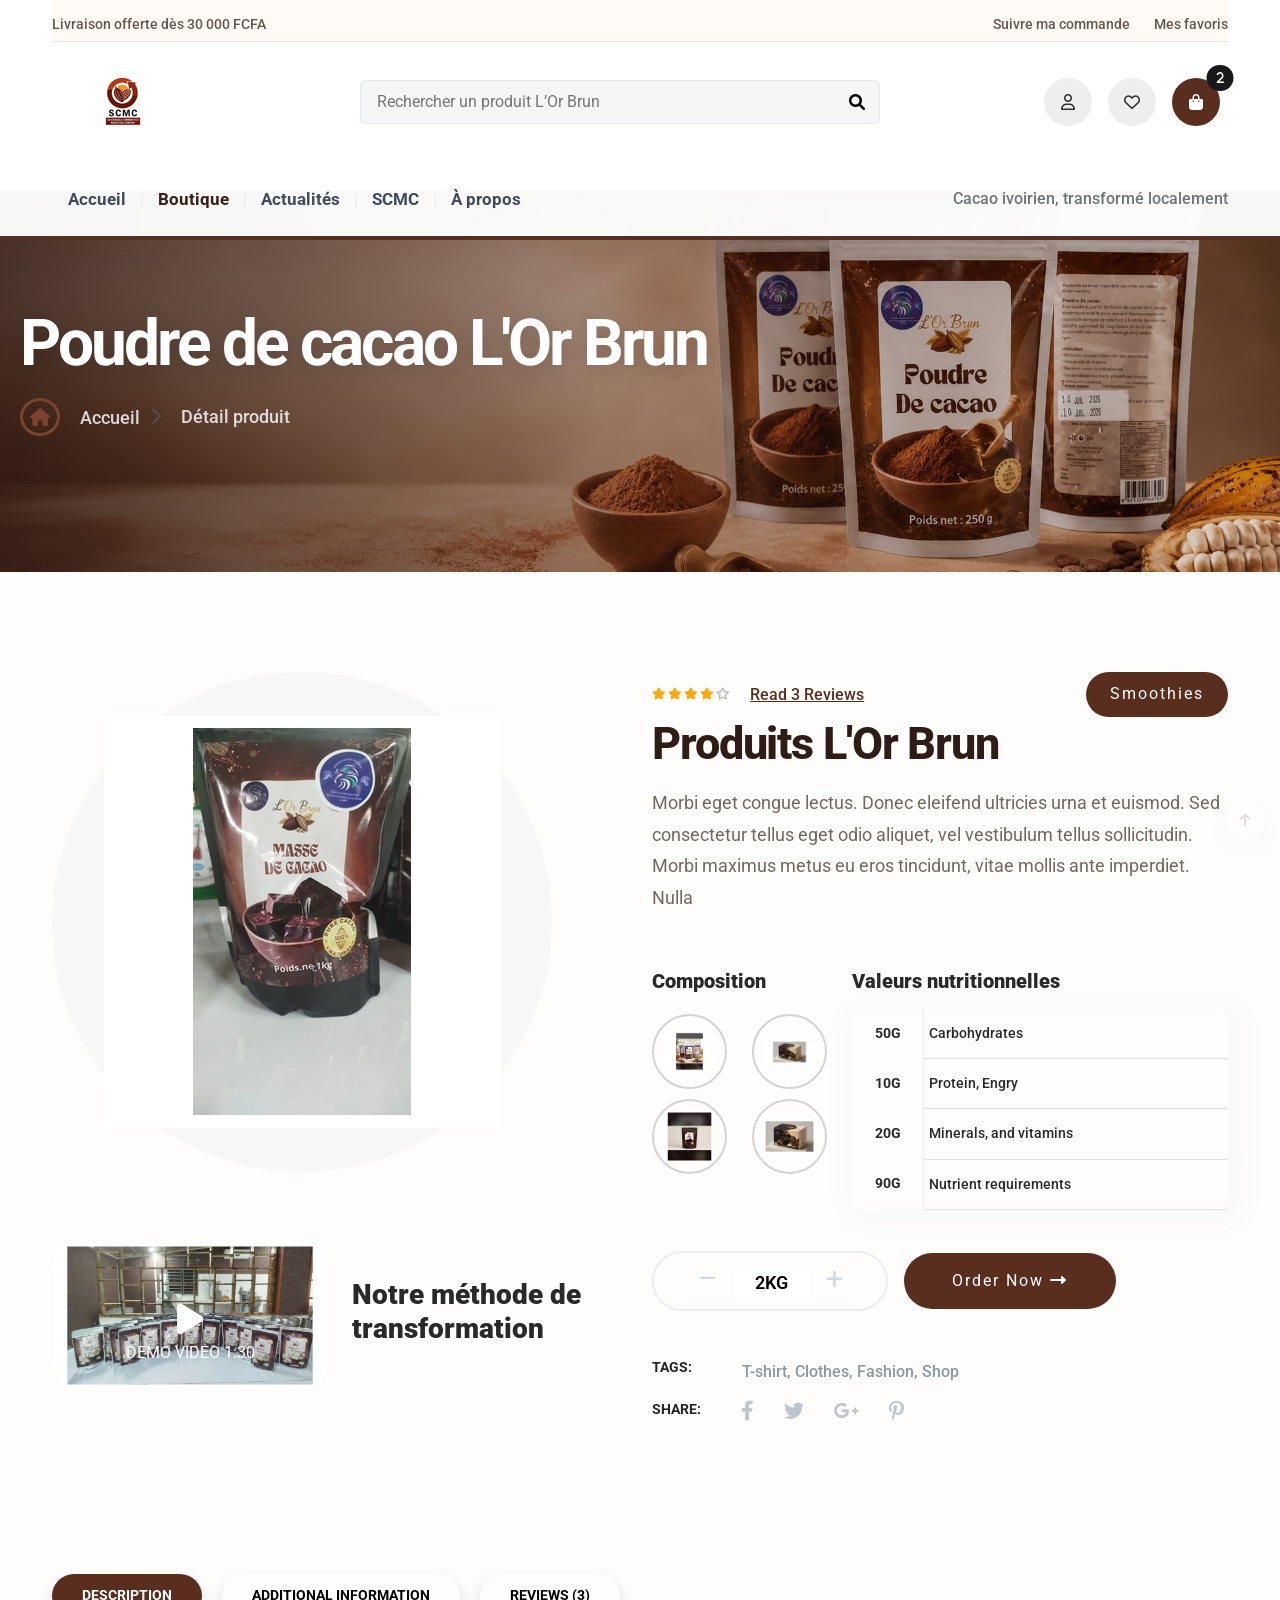
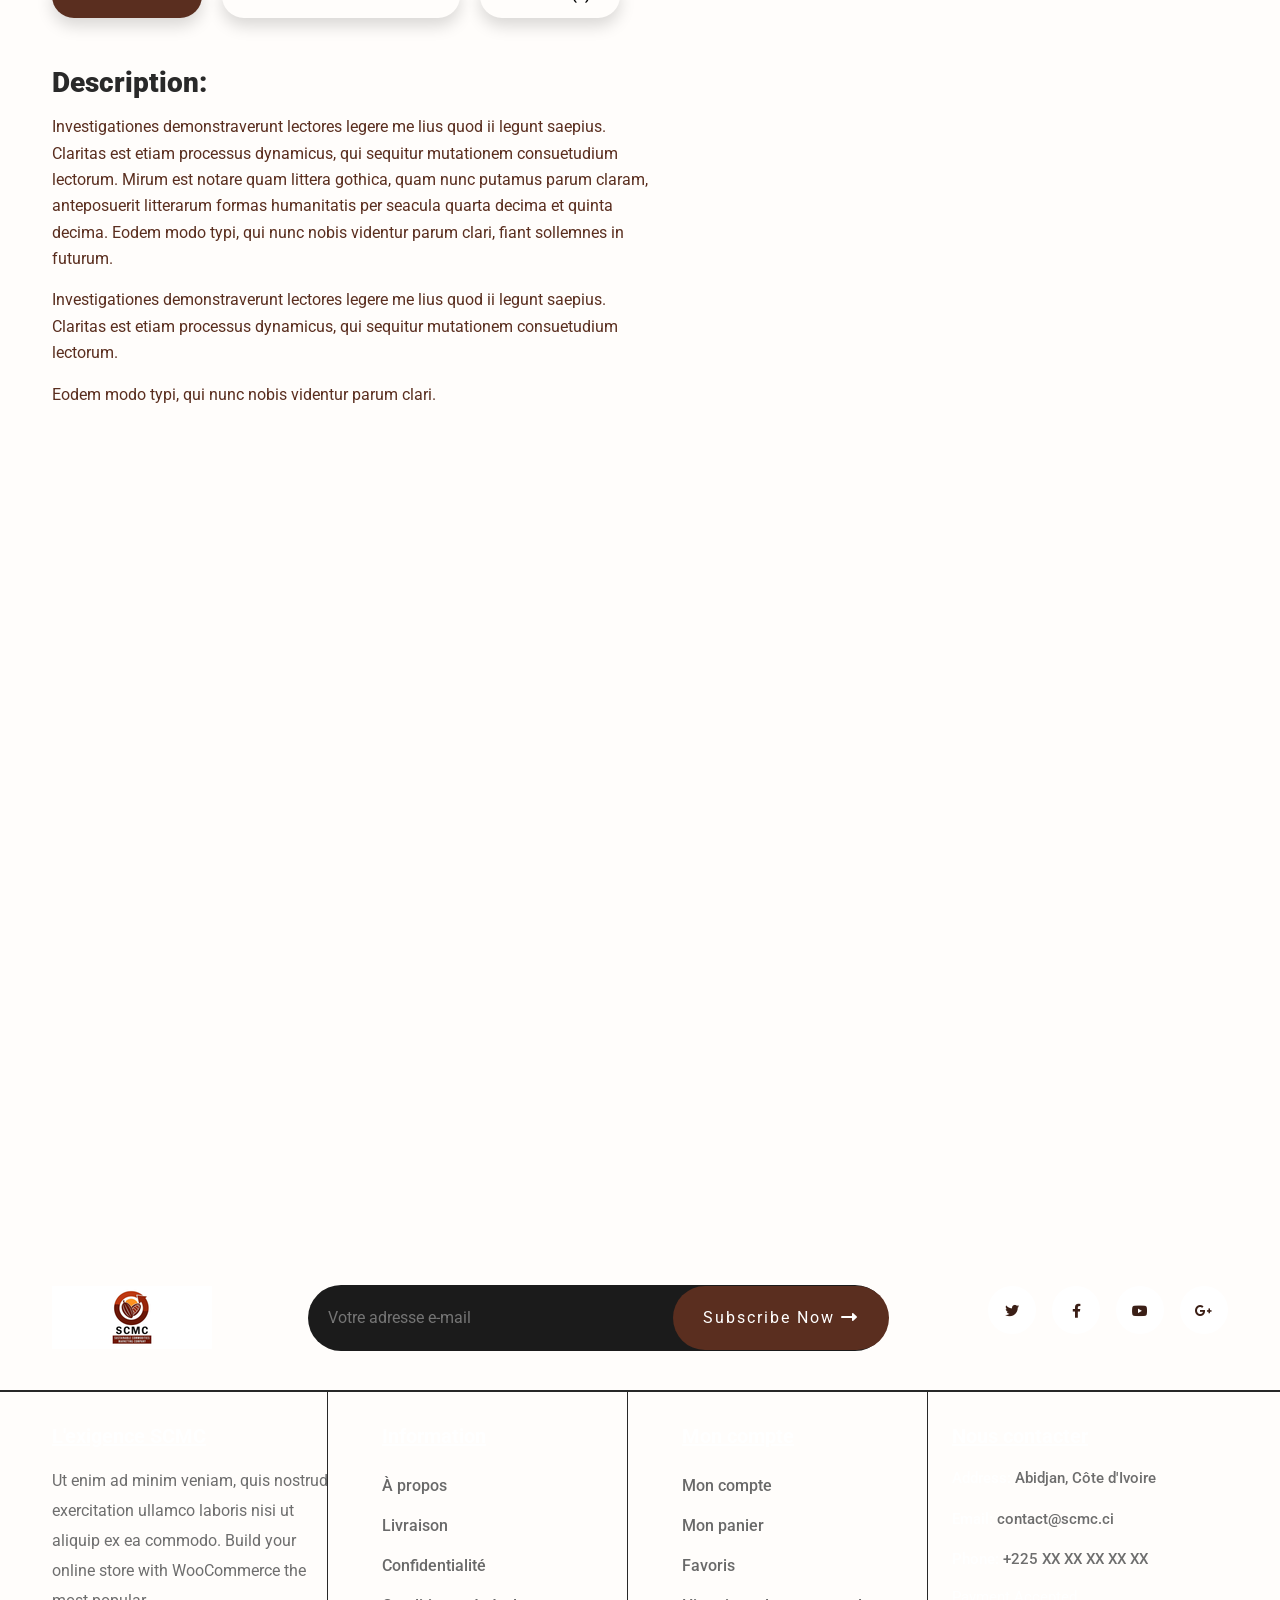
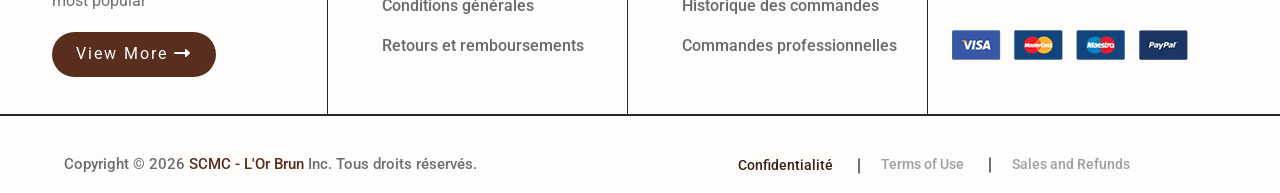
<file: product-detail.html>
<!DOCTYPE html>
<html lang="en">

<head>
    <meta charset="UTF-8">
    <meta http-equiv="X-UA-Compatible" content="IE=edge">
    <meta name="viewport" content="width=device-width, initial-scale=1.0">
    <title>Poudre de cacao L'Or Brun | Détail produit</title>
    <!-- favicon icon -->
    <link rel="shortcut icon" href="assets/images/icons/favicon.ico" type="image/x-icon">

    <!-- Include fontawesome cdn -->
    <link rel="stylesheet" href="https://cdnjs.cloudflare.com/ajax/libs/font-awesome/6.0.0-beta3/css/all.min.css"
        integrity="sha512-Fo3rlrZj/k7ujTnHg4CGR2D7kSs0v4LLanw2qksYuRlEzO+tcaEPQogQ0KaoGN26/zrn20ImR1DfuLWnOo7aBA=="
        crossorigin="anonymous" referrerpolicy="no-referrer" />

    <!-- Include google fonts -->
    <link rel="preconnect" href="https://fonts.googleapis.com">
    <link rel="preconnect" href="https://fonts.gstatic.com" crossorigin>
    <link href="https://fonts.googleapis.com/css2?family=Montserrat:wght@400;500;600;700;800;900&family=Roboto:wght@400;500;700;900&display=swap"
        rel="stylesheet">

    <!-- Include bootstrap CSS -->
    <link rel="stylesheet" href="assets/css/bootstrap.min.css">

    <!-- Include aos CSS -->
    <link rel="stylesheet" href="assets/css/aos.css">

    <!-- Include magnific-popup CSS -->
    <link rel="stylesheet" href="assets/css/magnific-popup.css">

    <!-- Include nice-select CSS -->
    <link rel="stylesheet" href="assets/css/nice-select.css">

    <!-- Include slick-theme CSS -->
    <link rel="stylesheet" href="assets/css/slick-theme.css">

    <!-- Include slick CSS -->
    <link rel="stylesheet" href="assets/css/slick.css">

    <!-- Include stylesheet CSS -->
    <link rel="stylesheet" href="assets/css/style.css">
    <link rel="stylesheet" href="assets/css/scmc-pages.css">

</head>

<body class="scmc-inner-page">
    <!-- body wrap start -->
    <div class="body-wrap overflow-hidden">
        <!-- back-to-top start -->
        <div class="backtotop">
            <a href="#!" class="scroll">
                <i class="far fa-arrow-up fw-bold"></i>
            </a>
        </div>
        <!-- back-to-top end -->

        <!-- header section start -->
        <header class="about_header position-relative">
            <!-- top header start -->
            <div class="top_header_main position-relative bg-white">
                <div class="container d-none d-md-block">
                    <div class="header_top d-flex align-items-center justify-content-between">
                        <div class="header_top_content d-flex pt-2">
                            <span class="shipping">Livraison offerte dès 30 000 FCFA</span>
                        </div>
                        <div class="header_top_cont d-flex align-items-center pt-2">
                            <a href="about-us.html"><span class="vendor me-4">Vente professionnelle</span></a>
                            <a href="#"><span class="Order me-4">Suivre ma commande</span></a>
                            <a href="#"><span class="wish">Mes favoris</span></a>
                        </div>
                    </div>
                </div>
                <!-- top header end -->

                <!-- top inner navbar start -->
                <div class="top_inner_main">
                    <div class="top_inner_wrap">
                        <div class="container">
                            <div
                                class="top_inner_content about_inner_cont d-flex justify-content-between align-items-center py-3">
                                <div class="top_inner_logo d-flex justify-content-between align-items-center">
                                    <a class="drop_bars text-dark me-4" href="#!" data-bs-toggle="offcanvas"
                                        data-bs-target="#offcanvasScrolling" aria-controls="offcanvasScrolling"
                                        aria-expanded="false" aria-label="Toggle navigation">
                                        <i class="fas fa-bars"></i>
                                    </a>
                                    <a href="index.html">
                                        <img src="assets/images/logo/logo.png" alt="image_not_found">
                                    </a>
                                </div>
                                <div class="top_inner_searchbar about_search position-relative d-none d-lg-block">
                                    <input class="py-2 px-3 name=" search" type="search"
                                        placeholder="All   |   Rechercher un produit L'Or Brun">
                                    <span><i class="fas fa-search position-absolute"></i></span>
                                </div>
                                <div class="main_search_btn3 d-block d-lg-none ms-auto me-3" data-bs-toggle="collapse"
                                    data-bs-target="#main_search_collapse" aria-expanded="false"
                                    aria-controls="main_search_collapse">
                                    <span><i class="fas fa-search position-absolute search_icon"></i></span>
                                    <span><i class="fas fa-times search_close"></i></span>
                                </div>
                                <div class="navbar_user me-2">
                                    <div class="navbar_user_icon">
                                        <ul class="list-unstyled d-flex mb-0">
                                            <li class="pe-3 position-relative">
                                                <a href="#collapseExample" data-bs-toggle="collapse"
                                                    href="#collapseExample" role="button" aria-expanded="false"
                                                    aria-controls="collapseExample"><i class="far fa-user"
                                                        data-toggle="collapse" role="button"
                                                        data-target="#use_deropdown" aria-expanded="false"
                                                        aria-controls="use_deropdown"></i>
                                                </a>
                                                <!-- user profile start -->
                                                <div id="collapseExample" class="collapse_dropdown collapse">
                                                    <div class="dropdown_content">
                                                        <div class="profile_info clearfix">
                                                            <div class="user_thumbnail">
                                                                <img src="assets/images/meta/meta1.png"
                                                                    alt="image_not_found">
                                                            </div>
                                                            <div class="user_content">
                                                                <h4 class="user_name">Jone Doe</h4>
                                                                <span class="user_title">Seller</span>
                                                            </div>
                                                        </div>
                                                        <ul class="settings_options ul_li_block clearfix">
                                                            <li><a href="#!"><i class="fas fa-user-circle"></i>
                                                                    Profile</a></li>
                                                            <li><a href="#!"><i class="fas fa-user-cog"></i>
                                                                    Settings</a></li>
                                                            <li><a href="#!"><i class="fas fa-sign-out-alt"></i>
                                                                    Logout</a></li>
                                                        </ul>
                                                    </div>
                                                </div>
                                            </li>
                                            <li class="pe-3"><a href="#!"><i class="far fa-heart"></i></a></li>
                                            <li><a href="#!"><i class="fas fa-shopping-bag position-relative"
                                                        data-bs-toggle="offcanvas" data-bs-target="#offcanvasRight"
                                                        aria-controls="offcanvasRight"><span
                                                            class="position-absolute top-0 start-100 translate-middle badge rounded-pill bg-danger">2</span></i></a>
                                            </li>
                                        </ul>
                                    </div>
                                </div>
                            </div>
                            <!-- mobile menubar start -->
                            <div class="offcanvas offcanvas-start" data-bs-scroll="true" data-bs-backdrop="false"
                                tabindex="-1" id="offcanvasScrolling" aria-labelledby="offcanvasScrollingLabel">
                                <div class="offcanvas-header">
                                    <button type="button" class="btn-close mobile_menu_close text-reset"
                                        data-bs-dismiss="offcanvas" aria-label="Close"></button>
                                </div>
                                <div class="offcanvas-body">
                                    <ul class="navbar-nav main_menu_list m-auto">
                                        <li class="nav-item pe-4 dropdown">
                                            <a class="nav-link active" aria-current="page" href="#" id="home_submenu"
                                                role="button" data-bs-toggle="dropdown" aria-expanded="false">Home</a>
                                            <div class="dropdown-menu" aria-labelledby="home_submenu">
                                                <div class="sidebar_nav_item">
                                                    <ul class="list-unstyled">
                                                        <li>
                                                            <a href="index.html">Home V.1</a>
                                                        </li>
                                                        <li>
                                                            <a href="index.html">Home V.2</a>
                                                        </li>
                                                        <li>
                                                            <a href="index.html">Home V.3</a>
                                                        </li>
                                                        <li>
                                                            <a href="index.html">Home V.4</a>
                                                        </li>
                                                    </ul>
                                                </div>
                                            </div>
                                        </li>
                                        <li class="nav-item pe-4 dropdown">
                                            <a class="nav-link" href="#" id="shop_submenu" role="button"
                                                data-bs-toggle="dropdown" aria-expanded="false">Shop</a>
                                            <div class="dropdown-menu" aria-labelledby="shop_submenu">
                                                <div class="sidebar_nav_item">
                                                    <ul class="list-unstyled">
                                                        <li>
                                                            <a href="shop-list.html">Shop Sidebar</a>
                                                        </li>
                                                        <li>
                                                            <a href="shop-list.html">Shop List</a>
                                                        </li>
                                                    </ul>
                                                </div>
                                            </div>
                                        </li>
                                        <li class="nav-item pe-4 dropdown">
                                            <a class="nav-link" href="#" id="blog_submenu" role="button"
                                                data-bs-toggle="dropdown" aria-expanded="false">Blog</a>
                                            <div class="dropdown-menu" aria-labelledby="blog_submenu">
                                                <div class="sidebar_nav_item">
                                                    <ul class="list-unstyled">
                                                        <li>
                                                            <a href="blog-details.html">Blog Details</a>
                                                        </li>
                                                        <li>
                                                            <a href="blog-list.html">Blog Grid</a>
                                                        </li>
                                                        <li>
                                                            <a href="blog-list.html">Blog List</a>
                                                        </li>
                                                    </ul>
                                                </div>
                                            </div>
                                        </li>
                                        <li class="nav-item pe-5">
                                            <a class="nav-link" href="#!">Portfolio</a>
                                        </li>
                                        <li class="nav-item pe-4 dropdown">
                                            <a class="nav-link" href="#" id="page_submenu" role="button"
                                                data-bs-toggle="dropdown" aria-expanded="false">Pages</a>
                                            <div class="dropdown-menu" aria-labelledby="page_submenu">
                                                <div class="sidebar_nav_item">
                                                    <ul class="list-unstyled">
                                                        <li>
                                                            <a href="cart.html">Cart Page</a>
                                                        </li>
                                                        <li>
                                                            <a href="faqs.html">Faqs Page</a>
                                                        </li>
                                                        <li>
                                                            <a href="about-us.html">À propos V.1</a>
                                                        </li>
                                                        <li>
                                                            <a href="about-us.html">À propos V.2</a>
                                                        </li>
                                                        <li>
                                                            <a href="about-us.html">Vendor Page</a>
                                                        </li>
                                                        <li>
                                                            <a href="about-us.html">Vendor Profile</a>
                                                        </li>
                                                        <li>
                                                            <a href="about-us.html">Vendor Dashboard</a>
                                                        </li>
                                                        <li>
                                                            <a href="product-detail.html">Product Details V.1</a>
                                                        </li>
                                                        <li>
                                                            <a href="product-detail.html">Product Details V.2</a>
                                                        </li>
                                                    </ul>
                                                </div>
                                            </div>
                                        </li>
                                        <li class="nav-item pe-4 dropdown">
                                            <a class="nav-link" href="#" id="contact_submenu" role="button"
                                                data-bs-toggle="dropdown" aria-expanded="false">Contacts</a>
                                            <div class="dropdown-menu" aria-labelledby="contact_submenu">
                                                <div class="sidebar_nav_item">
                                                    <ul class="list-unstyled">
                                                        <li>
                                                            <a href="contact-us.html">Nous contacter</a>
                                                        </li>
                                                    </ul>
                                                </div>
                                            </div>
                                        </li>
                                    </ul>
                                </div>

                            </div>
                        </div>
                    </div>
                    <!-- collapse search - start -->
                    <div class="main_search_collapse collapse" id="main_search_collapse">
                        <div class="main_search_form position-relative card">
                            <div class="container">
                                <form action="#">
                                    <div class="form_item position-relative">
                                        <input type="search" class="form-control rounded-pill py-3" name="search"
                                            placeholder="Search Your Product...">
                                        <button type="submit" class="submit_btn"><i class="fas fa-search"></i></button>
                                    </div>
                                </form>
                            </div>
                        </div>
                    </div>
                    <!-- collapse search - end -->
                </div>
                <!-- top inner navbar end -->

                <!-- bottom header start -->
                <div class="header_bottom_main header_border position-relative d-none d-lg-block">
                    <div class="container">
                        <nav class="navbar navbar-expand-lg navbar-light">
                            <button class="navbar-toggler" type="button" data-bs-toggle="collapse"
                                data-bs-target="#navbarSupportedContent" aria-controls="navbarSupportedContent"
                                aria-expanded="false" aria-label="Toggle navigation">
                                <span class="navbar-toggler-icon"></span>
                            </button>
                            <div class="collapse navbar-collapse" id="navbarSupportedContent">
                                <ul class="navbar-nav navbar_4 main_menu_list after_navbar">
                                    <li class="nav-item nav_item_has_child px-2 dropdown">
                                        <a class="nav-link active" aria-current="page" href="#" id="home_submenu"
                                            role="button" data-bs-toggle="dropdown" aria-expanded="false">Home</a>
                                        <div class="nav_item_submenu dropdown-menu" aria-labelledby="home_submenu"
                                            style="background-image: url(assets/images/mega/mega3.png)">
                                            <div class="nav_submenu_cont">
                                                <h4>Accueil</h4>
                                                <ul class="list-unstyled ms-3">
                                                    <li>
                                                        <a href="index.html">Home V.1</a>
                                                    </li>
                                                    <li>
                                                        <a href="index.html">Home V.2</a>
                                                    </li>
                                                    <li>
                                                        <a href="index.html">Home V.3</a>
                                                    </li>
                                                    <li>
                                                        <a href="index.html">Home V.4</a>
                                                    </li>
                                                    <li>
                                                        <a href="#">Home V.5</a>
                                                    </li>
                                                    <li>
                                                        <a href="#">Home V.6</a>
                                                    </li>
                                                </ul>
                                            </div>
                                        </div>
                                    </li>
                                    <li class="nav-item nav_item_has_child px-2 dropdown">
                                        <a class="nav-link" href="#" id="shop_submenu" role="button"
                                            data-bs-toggle="dropdown" aria-expanded="false">Shop</a>
                                        <div class="nav_item_submenu dropdown-menu" aria-labelledby="shop_submenu"
                                            style="background-image: url(assets/images/mega/mega3.png)">
                                            <div class="nav_submenu_cont">
                                                <h4>Boutique</h4>
                                                <ul class="list-unstyled ms-3">
                                                    <li>
                                                        <a href="shop-list.html">
                                                            <span class="item_title text-start">Shop Sidebar</span>
                                                        </a>
                                                    </li>
                                                    <li>
                                                        <a href="shop-list.html">
                                                            <span class="item_title text-start">Shop List</span>
                                                        </a>
                                                    </li>
                                                    <li>
                                                        <a href="#">
                                                            <span class="item_title text-start">Shop List 3</span>
                                                        </a>
                                                    </li>
                                                    <li>
                                                        <a href="#">
                                                            <span class="item_title text-start">Shop List 4</span>
                                                        </a>
                                                    </li>
                                                    <li>
                                                        <a href="#">
                                                            <span class="item_title text-start">Shop List 5</span>
                                                        </a>
                                                    </li>
                                                    <li>
                                                        <a href="#">
                                                            <span class="item_title text-start">Shop List 6</span>
                                                        </a>
                                                    </li>
                                                </ul>
                                            </div>
                                        </div>
                                    </li>
                                    <li class="nav-item nav_item_has_child px-2 dropdown">
                                        <a class="nav-link" href="#" id="blog_submenu" role="button"
                                            data-bs-toggle="dropdown" aria-expanded="false">Blog</a>
                                        <div class="nav_item_submenu dropdown-menu" aria-labelledby="blog_submenu"
                                            style="background-image: url(assets/images/mega/mega3.png)">
                                            <div class="nav_submenu_cont">
                                                <h4>Actualités</h4>
                                                <ul class="list-unstyled ms-3">
                                                    <li>
                                                        <a href="blog-details.html">Blog Details</a>
                                                    </li>
                                                    <li>
                                                        <a href="blog-list.html">Blog Grid</a>
                                                    </li>
                                                    <li>
                                                        <a href="blog-list.html">Blog List 1</a>
                                                    </li>
                                                    <li>
                                                        <a href="#">Blog List 2</a>
                                                    </li>
                                                    <li>
                                                        <a href="#">Blog List 3</a>
                                                    </li>
                                                    <li>
                                                        <a href="#">Blog List 4</a>
                                                    </li>
                                                </ul>
                                            </div>
                                        </div>
                                    </li>
                                    <li class="nav-item nav_item_has_child px-2">
                                        <a class="nav-link" href="#!">Portfolio</a>
                                    </li>
                                    <li class="nav-item nav_item_has_child px-2 dropdown">
                                        <a class="nav-link" href="#" id="page_submenu" role="button"
                                            data-bs-toggle="dropdown" aria-expanded="false">Pages</a>
                                        <div class="nav_item_megamenu dropdown-menu" aria-labelledby="page_submenu">
                                            <div class="container p-0">
                                                <div class="row">
                                                    <div class="col-lg-4">
                                                        <div class="mega_thumb_area position-relative"
                                                            style="background-image: url(assets/images/sales/sale1.png);">
                                                            <div class="thumb_text">
                                                                <h2>
                                                                    <font>100%</font> Pure <br> Natural Cacao
                                                                </h2>
                                                                <span>Produits cacao Sale 30% Off</span>
                                                                <a href="#"><button type="button"
                                                                        class="btn custom_btn rounded-pill text-white mt-3">View
                                                                        More</button></a>
                                                            </div>
                                                        </div>
                                                    </div>
                                                    <div class="col-lg-4">
                                                        <div class="mega_item_area ms-5 my-4 position-relative">
                                                            <h4>Pages utiles</h4>
                                                            <ul class="list-unstyled">
                                                                <li>
                                                                    <a href="cart.html">Cart Page</a>
                                                                </li>
                                                                <li>
                                                                    <a href="faqs.html">Faqs Page</a>
                                                                </li>
                                                                <li>
                                                                    <a href="about-us.html">À propos V.1</a>
                                                                </li>
                                                                <li>
                                                                    <a href="about-us.html">À propos V.2</a>
                                                                </li>
                                                                <li>
                                                                    <a href="checkout.html">Checkout Page</a>
                                                                </li>
                                                                <li>
                                                                    <a href="shop-list.html">Compare Page</a>
                                                                </li>
                                                            </ul>
                                                            <div class="mega_item_thumb1 position-absolute">
                                                                <img src="assets/images/mega/mega1.png"
                                                                    alt="image_not_found">
                                                            </div>
                                                        </div>
                                                    </div>
                                                    <div class="col-lg-4">
                                                        <div class="mega_item_area my-4 position-relative">
                                                            <h4>Pages utiles </h4>
                                                            <ul class="list-unstyled">
                                                                <li>
                                                                    <a href="about-us.html">
                                                                        <span class="item_title text-start">Vendor
                                                                            Page</span>
                                                                    </a>
                                                                </li>
                                                                <li>
                                                                    <a href="about-us.html">
                                                                        <span class="item_title text-start">Vendor
                                                                            Profile</span>
                                                                    </a>
                                                                </li>
                                                                <li>
                                                                    <a href="about-us.html">
                                                                        <span class="item_title text-start">Vendor
                                                                            Dashboard</span>
                                                                    </a>
                                                                </li>
                                                                <li>
                                                                    <a href="product-detail.html">
                                                                        <span class="item_title text-start">Product
                                                                            Details V.1</span>
                                                                    </a>
                                                                </li>
                                                                <li>
                                                                    <a href="product-detail.html">
                                                                        <span class="item_title text-start">Product
                                                                            Details V.2</span>
                                                                    </a>
                                                                </li>
                                                            </ul>
                                                            <div class="mega_item_thumb2 position-absolute">
                                                                <img src="assets/images/mega/mega2.png"
                                                                    alt="image_not_found">
                                                            </div>
                                                        </div>
                                                    </div>
                                                </div>
                                            </div>
                                        </div>
                                    </li>
                                    <li class="nav-item nav_item_has_child px-2">
                                        <a class="nav-link" href="#!">Nos offres</a>
                                    </li>
                                </ul>
                            </div>
                            <!-- recent view -->
                            <a href="#staticBackdrop" data-bs-toggle="modal">
                                <span class="recent_view">Cacao ivoirien, transformé localement <i
                                        class="fas fa-long-arrow-alt-right"></i></span>
                            </a>
                        </nav>
                    </div>
                </div>
        </header>

        <!-- main body start -->
        <main>

            <!-- sidebar section start -->
            <section class="sidebar_section">
                <div class="sidebar_content_wrap">
                    <div class="container">
                        <div class="row">
                            <div class="offcanvas offcanvas-end" tabindex="-1" id="offcanvasRight"
                                aria-labelledby="offcanvasRightLabel">
                                <div class="offcanvas-header align-items-center">
                                    <h5 class="mb-0">Produits cacao</h5>
                                    <button type="button" class="btn-close text-reset text-end"
                                        data-bs-dismiss="offcanvas" aria-label="Close"></button>
                                </div>
                                <div class="offcanvas-body">
                                    <div class="prdc_ctg_product_content mt-1 d-flex align-items-center">
                                        <div
                                            class="prdc_ctg_product_img d-flex justify-content-center align-items-center me-3">
                                            <img src="assets/images/category/cat6.png" alt="image_not_found">
                                        </div>
                                        <div class="prdc_ctg_product_text">
                                            <div class="prdc_ctg_product_title my-2">
                                                <h5>Poudre de cacao L'Or Brun</h5>
                                            </div>
                                            <div class="prdc_ctg_product_price mt-1 product_price">
                                                <span class="sale_price pe-1">5 000 FCFA</span>
                                                <del>7 000 FCFA</del>
                                            </div>
                                        </div>
                                    </div>
                                    <div class="prdc_ctg_product_content mt-1 d-flex align-items-center">
                                        <div
                                            class="prdc_ctg_product_img d-flex justify-content-center align-items-center me-3">
                                            <img src="assets/images/category/cat7.png" alt="image_not_found">
                                        </div>
                                        <div class="prdc_ctg_product_text">
                                            <div class="prdc_ctg_product_title my-2">
                                                <h5>Poudre de cacao L'Or Brun</h5>
                                            </div>
                                            <div class="prdc_ctg_product_price mt-1 product_price">
                                                <span class="sale_price pe-1">4 000 FCFA</span>
                                                <del>$60.00</del>
                                            </div>
                                        </div>
                                    </div>
                                    <div class="prdc_ctg_product_content mt-1 d-flex align-items-center">
                                        <div
                                            class="prdc_ctg_product_img d-flex justify-content-center align-items-center me-3">
                                            <img src="assets/images/category/cat8.png" alt="image_not_found">
                                        </div>
                                        <div class="prdc_ctg_product_text">
                                            <div class="prdc_ctg_product_title my-2">
                                                <h5>Poudre de cacao L'Or Brun</h5>
                                            </div>
                                            <div class="prdc_ctg_product_price mt-1 product_price">
                                                <span class="sale_price pe-1">7 000 FCFA</span>
                                                <del>9 000 FCFA</del>
                                            </div>
                                        </div>
                                    </div>
                                    <div class="total_price">
                                        <ul class="ul_li_block mb_30 clearfix">
                                            <li>
                                                <span>Subtotal:</span>
                                                <span>$215</span>
                                            </li>
                                            <li>
                                                <span>Vat 5%:</span>
                                                <span>$10.75</span>
                                            </li>
                                            <li>
                                                <span>Discount 15%:</span>
                                                <span>- $32.25</span>
                                            </li>
                                            <li>
                                                <span>Total:</span>
                                                <span>$191.8875</span>
                                            </li>
                                        </ul>
                                    </div>
                                    <div class="sidebar_btns">
                                        <ul class="btns_group ul_li_block clearfix">
                                            <li><a href="cart.html">View Cart</a></li>
                                            <li><a href="checkout.html">Checkout</a></li>
                                        </ul>
                                    </div>
                                </div>
                            </div>
                        </div>
                    </div>
                </div>
            </section>
            <!-- sidebar section end -->

            <!-- Breadcrumb section start -->
            <section class="breadcrumb_sec_1 position-relative">
                <div class="breadcrumb_wrap sec_space_mid_small"
                    style="background-image: url(assets/images/breadcrumb/breadcrumb-scmc-v2.png);">
                    <div class="breadcrumb_cont text-center">
                        <div class="breadcrumb_title">
                            <h2 class="text-white">Poudre de cacao L'Or Brun</h2>
                        </div>
                        <ul
                            class="list-unstyled breadcrumb_item d-flex justify-content-center align-items-center text-white">
                            <li><a href="index.html"><i class="fas fa-home active"></i>Accueil</a></li>

                            <li><i class="fas fa-chevron-right"></i>Détail produit</li>
                        </ul>
                    </div>
                </div>
            </section>
            <!-- Breadcrumb section end -->

            <!-- product-10 section start -->
            <section class="product10_sec sec_space_small">
                <div class="product10_wrap">
                    <div class="container">
                        <div class="row justify-content-center">
                            <div class="col-lg-6 position-relative">
                                <div
                                    class="product10_thumb img_moving_anim1 position-relative d-flex justify-content-center align-items-center">
                                    <img src="assets/images/product/product39.png" alt="image_not_found">
                                    <div class="product10_back_thumb1 position-absolute">
                                        <img src="assets/images/product/product13.png" alt="image_not_found">
                                    </div>
                                    <div class="product10_back_thumb2 position-absolute">
                                        <img src="assets/images/shapes/shape24.png" alt="image_not_found">
                                    </div>
                                </div>
                                <div class="row align-items-center sec_top_space_70">
                                    <div class="col-lg-6">
                                        <!-- product category media player -->
                                        <div class=" product10_video_player">
                                            <div class="product10_media_thumb position-relative">
                                                <img class="position-relative" src="assets/images/product/product20.png"
                                                    alt="image_not_found">
                                                <div
                                                    class="product10_media_cont position-absolute d-flex flex-column align-items-center justify-content-center">
                                                    <a class="product10_media_icon" href="#!" data-bs-toggle="modal"
                                                        data-bs-target="#exampleModal3"><i
                                                            class="fas fa-play text-white"></i></a>
                                                    <a class="product10_media_title text-center text-white text-uppercase"
                                                        href="#!">Demo Video 1:30</a>
                                                </div>
                                            </div>
                                        </div>
                                        <!-- Modal -->
                                        <div class="modal fade" id="exampleModal3" tabindex="-1"
                                            aria-labelledby="exampleModalLabel" aria-hidden="true">
                                            <div class="modal-dialog modal-dialog-centered">
                                                <div class="modal-content">
                                                    <div class="modal-header">
                                                        <button type="button" class="btn-close" data-bs-dismiss="modal"
                                                            aria-label="Close"></button>
                                                    </div>
                                                    <div class="modal-body">
                                                        <iframe width="450" height="300"
                                                            src="https://www.youtube.com/embed/UqyD2PgOw9Q"
                                                            frameborder="0" allowfullscreen>
                                                        </iframe>
                                                    </div>
                                                </div>
                                            </div>
                                        </div>
                                    </div>
                                    <div class="col-lg-6">
                                        <h3 class="product10_title">Notre méthode de transformation</h3>
                                    </div>
                                </div>
                            </div>
                            <div class="col-lg-6">
                                <div class="rating_wrap d-flex justify-content-between">
                                    <div class="rating_review_cont d-flex d-flex align-items-center">
                                        <ul class="rating_star ul_li">
                                            <li class="active"><i class="fas fa-star"></i></li>
                                            <li class="active"><i class="fas fa-star"></i></li>
                                            <li class="active"><i class="fas fa-star"></i></li>
                                            <li class="active"><i class="fas fa-star"></i></li>
                                            <li><i class="far fa-star"></i></li>
                                        </ul>
                                        <a href="#!" class="review">Read 3 Reviews</a>
                                    </div>
                                    <div class="product_btn">
                                        <a href="#"><button type="button"
                                                class="btn custom_btn rounded-pill px-4 text-white">Smoothies</button></a>
                                    </div>
                                </div>
                                <h2 class="product_detail_title">Produits L'Or Brun</h2>
                                <p class="product_detail_desc py-2">Morbi eget congue lectus. Donec eleifend ultricies
                                    urna et euismod. Sed consectetur tellus eget odio aliquet, vel vestibulum tellus
                                    sollicitudin. Morbi maximus metus eu eros tincidunt, vitae mollis ante imperdiet.
                                    Nulla </p>
                                <div class="row mt-5">
                                    <div class="col-lg-4">
                                        <div class="product10_content_wrap">
                                            <h4 class="content_title mb-3">Composition</h4>
                                            <div class="row align-items-center">
                                                <div class="col-6">
                                                    <a class="content_item d-flex justify-content-center align-items-center"
                                                        href="#!"><img src="assets/images/product/product33.png"
                                                            alt="image_not_found"></a>
                                                </div>
                                                <div class="col-6">
                                                    <a class="content_item d-flex justify-content-center align-items-center"
                                                        href="#!"><img src="assets/images/product/product32.png"
                                                            alt="image_not_found"></a>
                                                </div>
                                                <div class="col-6">
                                                    <a class="content_item d-flex justify-content-center align-items-center"
                                                        href="#!"><img src="assets/images/product/product35.png"
                                                            alt="image_not_found"></a>
                                                </div>
                                                <div class="col-6">
                                                    <a class="content_item d-flex justify-content-center align-items-center"
                                                        href="#!"><img src="assets/images/product/product34.png"
                                                            alt="image_not_found"></a>
                                                </div>
                                            </div>
                                        </div>
                                    </div>
                                    <div class="col-lg-8">
                                        <div class="product10_value_content">
                                            <h4 class="value_title mb-3">Valeurs nutritionnelles</h4>
                                            <div class="product10_value_table">
                                                <table class="table">
                                                    <tbody>
                                                        <tr>
                                                            <th scope="row">50G</th>
                                                            <td>Carbohydrates</td>
                                                        </tr>
                                                        <tr>
                                                            <th scope="row">10G</th>
                                                            <td>Protein, Engry</td>
                                                        </tr>
                                                        <tr>
                                                            <th scope="row">20G</th>
                                                            <td> Minerals, and vitamins</td>
                                                        </tr>
                                                        <tr>
                                                            <th scope="row">90G</th>
                                                            <td>Nutrient requirements</td>
                                                        </tr>
                                                    </tbody>
                                                </table>
                                            </div>
                                        </div>
                                    </div>
                                </div>
                                <div class="product10_quantity_btn_wrap d-flex align-items-center">
                                    <div class="quantity_input">
                                        <form action="#">
                                            <span class="input_number_decrement">–</span>
                                            <input class="input_number" value="2KG">
                                            <span class="input_number_increment">+</span>
                                        </form>
                                    </div>
                                    <a href="#"><button type="button"
                                            class="btn custom_btn rounded-pill ms-3 px-5 py-3 text-white">Order Now <i
                                                class="fas fa-long-arrow-alt-right"></i></button></a>
                                </div>
                                <div class="product_tags_wrap d-flex align-items-center mt-5">
                                    <h6 class="product_tags_title text-uppercase">tags:</h6>
                                    <div class="tags_item d-flex align-items-center">
                                        <a href="#!">T-shirt,</a>
                                        <a class="ms-1" href="#!">Clothes,</a>
                                        <a class="ms-1" href="#!">Fashion,</a>
                                        <a class="ms-1" href="#!">Shop</a>
                                    </div>
                                </div>
                                <div class="product_social_links d-flex align-items-center">
                                    <h6 class="product_social_title text-uppercase">share:</h6>
                                    <ul class="list-unstyled d-flex mb-0">
                                        <li><a href="#!"><i class="fab fa-facebook-f"></i></a></li>
                                        <li><a href="#!"><i class="fab fa-twitter"></i></a></li>
                                        <li><a href="#!"><i class="fab fa-google-plus-g"></i></a></li>
                                        <li><a href="#!"><i class="fab fa-pinterest-p"></i></a></li>
                                    </ul>
                                </div>
                            </div>
                        </div>
                    </div>
                </div>
            </section>
            <!-- product-10 section end -->

            <!-- product-10 reviews section start -->
            <section class="product10_reviews sec_inner_bottom_80" data-aos="fade-up" data-aos-duration="2000">
                <div class="product10_reviews_wrap">
                    <div class="container">
                        <div class="d-flex justify-content-center justify-content-lg-start align-items-center">
                            <ul class="product_tabnav_3 nav nav-pills my-5" id="pills-tab" role="tablist">
                                <li class="nav-item" role="presentation">
                                    <button class="nav-link active shadow rounded-pill text-uppercase"
                                        id="pills-description-tab" data-bs-toggle="pill"
                                        data-bs-target="#pills-description" type="button" role="tab"
                                        aria-controls="pills-description" aria-selected="true">description</button>
                                </li>
                                <li class="nav-item" role="presentation">
                                    <button class="nav-link shadow rounded-pill text-uppercase"
                                        id="pills-Information-tab" data-bs-toggle="pill"
                                        data-bs-target="#pills-Information" type="button" role="tab"
                                        aria-controls="pills-Information" aria-selected="false">Additional
                                        Information</button>
                                </li>
                                <li class="nav-item" role="presentation">
                                    <button class="nav-link shadow rounded-pill text-uppercase" id="pills-reviews-tab"
                                        data-bs-toggle="pill" data-bs-target="#pills-reviews" type="button" role="tab"
                                        aria-controls="pills-reviews" aria-selected="false">reviews (3)</button>
                                </li>
                            </ul>
                        </div>
                        <div class="tab-content" id="pills-tabContent">
                            <div class="tab-pane fade show active" id="pills-description" role="tabpanel"
                                aria-labelledby="pills-description-tab">
                                <div class="row mb_50">
                                    <div class="col-lg-9 col-md-8 col-sm-12 col-xs-12">
                                        <div class="content_wrap">
                                            <h3 class="title_text mb_15">Description:</h3>
                                            <p class="mb_15">
                                                Investigationes demonstraverunt lectores legere me lius quod ii legunt
                                                saepius. Claritas est etiam processus dynamicus, qui sequitur mutationem
                                                consuetudium lectorum. Mirum est notare quam littera gothica, quam nunc
                                                putamus parum claram, anteposuerit litterarum formas humanitatis per
                                                seacula quarta decima et quinta decima. Eodem modo typi, qui nunc nobis
                                                videntur parum clari, fiant sollemnes in futurum.
                                            </p>
                                            <p class="mb_15">
                                                Investigationes demonstraverunt lectores legere me lius quod ii legunt
                                                saepius. Claritas est etiam processus dynamicus, qui sequitur mutationem
                                                consuetudium lectorum.
                                            </p>
                                            <p class="mb-0">
                                                Eodem modo typi, qui nunc nobis videntur parum clari.
                                            </p>
                                        </div>
                                    </div>
                                </div>

                            </div>
                            <div class="tab-pane fade show" id="pills-Information" role="tabpanel"
                                aria-labelledby="pills-Information-tab">
                                <div class="row mb_50">
                                    <div class="col-lg-9 col-md-8 col-sm-12 col-xs-12">
                                        <div class="content_wrap">
                                            <h3 class="info_content_title">Pourquoi choisir L'Or Brun ?</h3>
                                            <p class="mb_30">SCMC valorise le cacao ivoirien grâce à une sélection exigeante, une transformation locale et un conditionnement soigné.</p>

                                            <h4 class="list_title">Qualité SCMC</h4>
                                            <p class="mb_30">SCMC valorise le cacao ivoirien grâce à une sélection exigeante, une transformation locale et un conditionnement soigné.</p>

                                            <h4 class="list_title">Avis des clients</h4>
                                            <p class="mb_30">SCMC valorise le cacao ivoirien grâce à une sélection exigeante, une transformation locale et un conditionnement soigné.</p>
                                        </div>
                                    </div>
                                </div>
                            </div>
                            <div class="tab-pane fade show" id="pills-reviews" role="tabpanel"
                                aria-labelledby="pills-reviews-tab">
                                <div class="row">
                                    <div class="col-lg-6">
                                        <div class="review_comment2">
                                            <h3 class="title_text">Avis</h3>
                                            <ul class="review_comment_list2 ul_li_block">
                                                <li class="review_comment_wrap2">
                                                    <h4 class="admin_name">John Doe <span class="comment_date">30 Mar
                                                            2022</span></h4>
                                                    <ul class="rating_star ul_li">
                                                        <li class="active"><i class="fas fa-star"></i></li>
                                                        <li class="active"><i class="fas fa-star"></i></li>
                                                        <li class="active"><i class="fas fa-star"></i></li>
                                                        <li class="active"><i class="fas fa-star"></i></li>
                                                        <li class="active"><i class="fas fa-star"></i></li>
                                                    </ul>
                                                    <p class="mb-0">
                                                        Duis ante magna, aliquet sit amet sagittis vitae, tristique at
                                                        lacus. Ut et accumsan turpis. Phasellus ornare, tortor ut congue
                                                        imperdiet, mauris magna condimentum nulla, non malesuada mauris
                                                        massa eu augue.
                                                    </p>
                                                </li>
                                                <li class="review_comment_wrap2">
                                                    <h4 class="admin_name">Smith Alex <span class="comment_date">25 Feb
                                                            2022</span></h4>
                                                    <ul class="rating_star ul_li">
                                                        <li class="active"><i class="fas fa-star"></i></li>
                                                        <li class="active"><i class="fas fa-star"></i></li>
                                                        <li class="active"><i class="fas fa-star"></i></li>
                                                        <li class="active"><i class="fas fa-star"></i></li>
                                                        <li class="active"><i class="fas fa-star"></i></li>
                                                    </ul>
                                                    <p class="mb-0">
                                                        Duis ante magna, aliquet sit amet sagittis vitae, tristique at
                                                        lacus. Ut et accumsan turpis. Phasellus ornare, tortor ut congue
                                                        imperdiet, mauris magna condimentum nulla, non malesuada mauris
                                                        massa eu augue.
                                                    </p>
                                                </li>
                                            </ul>
                                        </div>

                                        <div class="comment_form_area">
                                            <form action="#">
                                                <div class="row">
                                                    <h4 class="comment_title">Ajouter un avis</h4>
                                                    <div class="col-lg-6">
                                                        <div class="form_item">
                                                            <input class="rounded-pill" type="text" name="name"
                                                                placeholder="Your Name*" required>
                                                        </div>
                                                    </div>
                                                    <div class="col-lg-6">
                                                        <div class="form_item">
                                                            <input class="rounded-pill" type="text" name="name"
                                                                placeholder="Your Name*" required>
                                                        </div>
                                                    </div>
                                                    <div class="col-lg-6">
                                                        <div class="form_item">
                                                            <input class="rounded-pill" type="email" name="email"
                                                                placeholder="Email Address*" required>
                                                        </div>
                                                    </div>
                                                    <div class="col-lg-6">
                                                        <div class="form_item">
                                                            <input class="rounded-pill" type="text" name="name"
                                                                placeholder="Website*" required>
                                                        </div>
                                                    </div>
                                                </div>
                                                <div class="form_item">
                                                    <textarea name="comment" placeholder="your Comment*"></textarea>
                                                </div>
                                                <button type="submit"
                                                    class="btn custom_btn rounded-pill py-3 text-white text-uppercase">Post
                                                    Comments <i class="fas fa-long-arrow-alt-right"></i></button>
                                            </form>
                                        </div>
                                    </div>
                                </div>
                            </div>
                        </div>
                    </div>
                </div>
            </section>

            <!-- product section start -->
            <section class="product_section sec_top_space_50 sec_inner_bottom_100" data-aos="fade-up"
            data-aos-duration="2000">
                <div class="container">
                    <div class="row">
                        <div class="col-lg-6">
                            <div class="product_sec_content">
                                <div class="product_sec_sub_title d-flex align-items-center pb-2">
                                    <i class="far fa-circle"></i>
                                    <i class="far fa-circle"></i>
                                    <i class="far fa-circle"></i>
                                    <span>DIRECT DE NOS COOPÉRATIVES</span>
                                </div>
                                <h2 class="product_sec_title pb-3">Notre sélection cacao</h2>
                            </div>
                        </div>
                        <div class="col-lg-6 ul_li_right">
                            <ul class="countdown_timer ul_li" data-countdown="2023/3/24"></ul>
                        </div>
                    </div>

                    <div class="row g-4">
                        <div class="col-sm-6 col-lg-3">
                            <div class="product_layout_1 overflow-hidden position-relative">
                                <div class="product_layout_content bg-white position-relative">
                                    <div class="product_image_wrap">
                                        <a class="product_image d-flex justify-content-center align-items-center"
                                            href="product-detail.html">
                                            <img class="pic-1" src="assets/images/product/product9.png" alt="image_not_found">
                                            <img class="pic-2" src="assets/images/product/product5.png" alt="image_not_found">
                                        </a>
                                        <ul class="product_badge_group ul_li_block">
                                            <li><span
                                                    class="product_badge badge_meats position-absolute rounded-pill text-uppercase">Meats</span>
                                            </li>
                                            <li><span
                                                    class="product_badge badge_discount position-absolute rounded-pill">-27%</span>
                                            </li>
                                        </ul>
                                        <ul class="product_action_btns ul_li_block d-flex">
                                            <li><a class="tooltips" data-placement="top" title="Search Product"
                                                    href="#!"><i class="fas fa-search"></i></a></li>
                                            <li><a class="tooltips" data-placement="top" title="Add To Cart"
                                                    href="#product_quick_view" data-bs-toggle="modal"><i
                                                        class="fas fa-shopping-bag"></i></a></li>
                                        </ul>
                                    </div>
                                    <div class="rating_wrap d-flex">
                                        <ul class="rating_star ul_li">
                                            <li class="active"><i class="fas fa-star"></i></li>
                                            <li class="active"><i class="fas fa-star"></i></li>
                                            <li class="active"><i class="fas fa-star"></i></li>
                                            <li class="active"><i class="fas fa-star"></i></li>
                                            <li><i class="far fa-star"></i></li>
                                        </ul>
                                        <span class="shop_review_text">( 4.0 )</span>
                                    </div>
                                    <div class="product_content">
                                        <h3 class="product_title">
                                            <a href="product-detail.html">Poudre de cacao L'Or Brun</a>
                                        </h3>
                                        <div class="product_price">
                                            <span class="sale_price pe-1">5 000 FCFA</span>
                                            <del>6 500 FCFA</del>
                                        </div>
                                    </div>
                                </div>
                            </div>
                        </div>
                        <div class="col-sm-6 col-lg-3">
                            <div class="product_layout_1 overflow-hidden position-relative">
                                <div class="product_layout_content bg-white position-relative">
                                    <div class="product_image_wrap">
                                        <a class="product_image d-flex justify-content-center align-items-center"
                                            href="product-detail.html">
                                            <img class="pic-1" src="assets/images/product/product10.png" alt="image_not_found">
                                            <img class="pic-2" src="assets/images/product/product3.png" alt="image_not_found">
                                        </a>
                                        <ul class="product_badge_group ul_li_block">
                                            <li><span
                                                    class="product_badge badge_meats position-absolute rounded-pill text-uppercase">Meats</span>
                                            </li>
                                            <li><span
                                                    class="product_badge badge_discount position-absolute rounded-pill">-27%</span>
                                            </li>
                                        </ul>
                                        <ul class="product_action_btns ul_li_block d-flex">
                                            <li><a class="tooltips" data-placement="top" title="Search Product"
                                                    href="#!"><i class="fas fa-search"></i></a></li>
                                            <li><a class="tooltips" data-placement="top" title="Add To Cart"
                                                    href="#product_quick_view" data-bs-toggle="modal"><i
                                                        class="fas fa-shopping-bag"></i></a></li>
                                        </ul>
                                    </div>
                                    <div class="rating_wrap d-flex">
                                        <ul class="rating_star ul_li">
                                            <li class="active"><i class="fas fa-star"></i></li>
                                            <li class="active"><i class="fas fa-star"></i></li>
                                            <li class="active"><i class="fas fa-star"></i></li>
                                            <li class="active"><i class="fas fa-star"></i></li>
                                            <li><i class="far fa-star"></i></li>
                                        </ul>
                                        <span class="shop_review_text">( 4.0 )</span>
                                    </div>
                                    <div class="product_content">
                                        <h3 class="product_title">
                                            <a href="product-detail.html">Poudre de cacao L'Or Brun</a>
                                        </h3>
                                        <div class="product_price">
                                            <span class="sale_price pe-1">5 000 FCFA</span>
                                            <del>6 500 FCFA</del>
                                        </div>
                                    </div>
                                </div>
                            </div>
                        </div>
                        <div class="col-sm-6 col-lg-3">
                            <div class="product_layout_1 overflow-hidden position-relative">
                                <div class="product_layout_content bg-white position-relative">
                                    <div class="product_image_wrap">
                                        <a class="product_image d-flex justify-content-center align-items-center"
                                            href="product-detail.html">
                                            <img class="pic-1" src="assets/images/product/product11.png" alt="image_not_found">
                                            <img class="pic-2" src="assets/images/product/product8.png" alt="image_not_found">
                                        </a>
                                        <ul class="product_badge_group ul_li_block">
                                            <li><span
                                                    class="product_badge badge_meats position-absolute rounded-pill text-uppercase">Meats</span>
                                            </li>
                                            <li><span
                                                    class="product_badge badge_discount position-absolute rounded-pill">-27%</span>
                                            </li>
                                        </ul>
                                        <ul class="product_action_btns ul_li_block d-flex">
                                            <li><a class="tooltips" data-placement="top" title="Search Product"
                                                    href="#!"><i class="fas fa-search"></i></a></li>
                                            <li><a class="tooltips" data-placement="top" title="Add To Cart"
                                                    href="#product_quick_view" data-bs-toggle="modal"><i
                                                        class="fas fa-shopping-bag"></i></a></li>
                                        </ul>
                                    </div>
                                    <div class="rating_wrap d-flex">
                                        <ul class="rating_star ul_li">
                                            <li class="active"><i class="fas fa-star"></i></li>
                                            <li class="active"><i class="fas fa-star"></i></li>
                                            <li class="active"><i class="fas fa-star"></i></li>
                                            <li class="active"><i class="fas fa-star"></i></li>
                                            <li><i class="far fa-star"></i></li>
                                        </ul>
                                        <span class="shop_review_text">( 4.0 )</span>
                                    </div>
                                    <div class="product_content">
                                        <h3 class="product_title">
                                            <a href="product-detail.html">Poudre de cacao L'Or Brun</a>
                                        </h3>
                                        <div class="product_price">
                                            <span class="sale_price pe-1">5 000 FCFA</span>
                                            <del>6 500 FCFA</del>
                                        </div>
                                    </div>
                                </div>
                            </div>
                        </div>
                        <div class="col-sm-6 col-lg-3">
                            <div class="product_layout_1 overflow-hidden position-relative">
                                <div class="product_layout_content bg-white position-relative">
                                    <div class="product_image_wrap">
                                        <a class="product_image d-flex justify-content-center align-items-center"
                                            href="product-detail.html">
                                            <img class="pic-1" src="assets/images/product/product12.png" alt="image_not_found">
                                            <img class="pic-2" src="assets/images/product/product10.png" alt="image_not_found">
                                        </a>
                                        <ul class="product_badge_group ul_li_block">
                                            <li><span
                                                    class="product_badge badge_meats position-absolute rounded-pill text-uppercase">Meats</span>
                                            </li>
                                            <li><span
                                                    class="product_badge badge_discount position-absolute rounded-pill">-27%</span>
                                            </li>
                                        </ul>
                                        <ul class="product_action_btns ul_li_block d-flex">
                                            <li><a class="tooltips" data-placement="top" title="Search Product"
                                                    href="#!"><i class="fas fa-search"></i></a></li>
                                            <li><a class="tooltips" data-placement="top" title="Add To Cart"
                                                    href="#product_quick_view" data-bs-toggle="modal"><i
                                                        class="fas fa-shopping-bag"></i></a></li>
                                        </ul>
                                    </div>
                                    <div class="rating_wrap d-flex">
                                        <ul class="rating_star ul_li">
                                            <li class="active"><i class="fas fa-star"></i></li>
                                            <li class="active"><i class="fas fa-star"></i></li>
                                            <li class="active"><i class="fas fa-star"></i></li>
                                            <li class="active"><i class="fas fa-star"></i></li>
                                            <li><i class="far fa-star"></i></li>
                                        </ul>
                                        <span class="shop_review_text">( 4.0 )</span>
                                    </div>
                                    <div class="product_content">
                                        <h3 class="product_title">
                                            <a href="product-detail.html">Poudre de cacao L'Or Brun</a>
                                        </h3>
                                        <div class="product_price">
                                            <span class="sale_price pe-1">5 000 FCFA</span>
                                            <del>6 500 FCFA</del>
                                        </div>
                                    </div>
                                </div>
                            </div>
                        </div>
                    </div>
                </div>
            </section>
            <!-- product section end -->
        </main>
        <!-- main body end -->

        <!-- footer section start -->
        <footer class="footer_section position-relative">
            <div class="footer_section_wrap sec_top_space_50"
                style="background-image: url(assets/images/footer/footer.png)">
                <div class="container">
                    <div
                        class="footer_top_content d-flex flex-column flex-lg-row justify-content-between align-items-center">
                        <div class="footer_top_logo">
                            <a href="product-detail.html"><img src="assets/images/logo/logo2.png"
                                    alt="image_not_found"></a>
                        </div>
                        <div class="footer_top_subs position-relative">
                            <input class="rounded-pill" type="search" name="search" placeholder="Votre adresse e-mail">
                            <a href="#!"><button type="button"
                                    class="btn custom_btn rounded-pill text-white position-absolute">Subscribe Now <i
                                        class="fas fa-long-arrow-alt-right"></i></button></a>
                        </div>
                        <div class="footer_top_social">
                            <ul class="list-unstyled d-flex justify-content-end">
                                <li class="me-3"><a href="#!"><i class="fab fa-twitter"></i></a></li>
                                <li class="me-3"><a href="#!"><i class="fab fa-facebook-f"></i></a></li>
                                <li class="me-3"><a href="#!"><i class="fab fa-youtube"></i></a></li>
                                <li><a href="#!"><i class="fab fa-google-plus-g"></i></a></li>
                            </ul>
                        </div>
                    </div>
                    <div class="footer_inner_content sec_space_xs_70">
                        <div class="footer_inner_content_wrap">
                            <div class="row">
                                <div class="col-md-6 col-lg-3">
                                    <div class="footer_inner_choose_content">
                                        <div class="footer_inner_choose_title">
                                            <h4>
                                                <a href="#!" class="text-white">L'exigence SCMC</a>
                                            </h4>
                                        </div>
                                        <div class="footer_inner_choose_desc pt-2">
                                            <p>Ut enim ad minim veniam, quis nostrud exercitation ullamco laboris nisi
                                                ut aliquip ex ea
                                                commodo. Build your online store with WooCommerce the most popular </p>
                                        </div>
                                        <div class="footer_inner_choose">
                                            <a href="#!"><button type="button"
                                                    class="btn custom_btn rounded-pill px-4 text-white">View More <i
                                                        class="fas fa-long-arrow-alt-right"></i></button></a>
                                        </div>
                                    </div>
                                </div>
                                <div class="col-md-6 col-lg-3">
                                    <div class="footer_inner_info_content">
                                        <div class="footer_inner_info_title">
                                            <h4>
                                                <a href="#!" class="text-white">Information</a>
                                            </h4>
                                        </div>
                                        <div class="footer_inner_info_item pt-2">
                                            <ul class="list-unstyled">
                                                <li><a href="#!">À propos</a></li>
                                                <li><a href="#!">Livraison</a></li>
                                                <li><a href="#!">Confidentialité</a></li>
                                                <li><a href="#!">Conditions générales</a></li>
                                                <li><a href="#!">Retours et remboursements</a></li>
                                            </ul>
                                        </div>
                                    </div>
                                </div>
                                <div class="col-md-6 col-lg-3">
                                    <div class="footer_inner_acct_content">
                                        <div class="footer_inner_acct_title">
                                            <h4>
                                                <a href="#!" class="text-white">Mon compte</a>
                                            </h4>
                                        </div>
                                        <div class="footer_inner_acct_item pt-2">
                                            <ul class="list-unstyled">
                                                <li><a href="#!">Mon compte</a></li>
                                                <li><a href="#!">Mon panier</a></li>
                                                <li><a href="#!">Favoris</a></li>
                                                <li><a href="#!">Historique des commandes</a></li>
                                                <li><a href="#!">Commandes professionnelles</a></li>
                                            </ul>
                                        </div>
                                    </div>
                                </div>
                                <div class="col-md-6 col-lg-3">
                                    <div class="footer_inner_cotc_content">
                                        <div class="footer_inner_ctc_title">
                                            <h4>
                                                <a href="#!" class="text-white">Nous contacter</a>
                                            </h4>
                                        </div>
                                        <div class="footer_inner_ctc_info pt-2 text-white">
                                            <p>Address: <font>Abidjan, Côte d'Ivoire</font>
                                            </p>
                                            <p>Email: <font>contact@scmc.ci</font>
                                            </p>
                                            <p>Phone: <font>+225 XX XX XX XX XX</font>
                                            </p>
                                            <div class="footer_inner_payment_ctc">
                                                <div class="footer_inner_payment_title">
                                                    <h5 class="text-white">Payment Accepted</h5>
                                                </div>
                                                <div class="footer_inner_payment_thumb pt-3">
                                                    <a href="#!"><img src="assets/images/payment/payment.png"
                                                            alt="image_not_found"></a>
                                                </div>
                                            </div>
                                        </div>
                                    </div>
                                </div>
                            </div>
                        </div>
                    </div>
                    <div class="footer_bootom_content">
                        <div class="footer_bootom_wrap">
                            <div class="container">
                                <div class="row">
                                    <div class="col-md-6">
                                        <div class="footer_bootom_copyright">
                                            <p>Copyright © 2026 <font>SCMC - L'Or Brun</font> Inc. Tous droits réservés.</p>
                                        </div>
                                    </div>
                                    <div class="col-md-6">
                                        <div
                                            class="footer_bootom_privicy_cont d-flex justify-content-center align-items-center">
                                            <div class="footer_bootom_privicy pe-5">
                                                <a href="#!">
                                                    <p class="priv position-relative">Confidentialité</p>
                                                </a>
                                            </div>
                                            <div class="footer_bootom_terms pe-5">
                                                <p class="position-relative">Terms of Use</p>
                                            </div>
                                            <div class="footer_bootom_refunds">
                                                <p>Sales and Refunds</p>
                                            </div>
                                        </div>
                                    </div>
                                </div>
                            </div>
                        </div>
                    </div>
                </div>
            </div>
        </footer>
        <!-- footer section end -->

        <!-- view recently products start -->

        <div class="modal fade recent_product" id="staticBackdrop" data-bs-backdrop="static" data-bs-keyboard="false"
            tabindex="-1" aria-labelledby="staticBackdropLabel" aria-hidden="true">
            <div class="modal-dialog modal-dialog-centered">
                <div class="modal-content">
                    <div class="modal-header">
                        <h2 class="recent_product_title">Produits populaires</h2>
                        <button type="button" class="btn-close" data-bs-dismiss="modal" aria-label="Close"></button>
                    </div>
                    <div class="modal-body">
                        <div class="container">
                            <div class="row g-2">
                                <div class="col-sm-6 col-lg-4">
                                    <div class="product_layout_1 overflow-hidden position-relative">
                                        <div class="product_layout_content bg-white position-relative">
                                            <div class="product_image_wrap">
                                                <a class="product_image d-flex justify-content-center align-items-center"
                                                    href="product-detail.html">
                                                    <img src="assets/images/product/product9.png" alt="image_not_found">
                                                </a>
                                                <ul class="product_badge_group ul_li_block">
                                                    <li><span
                                                            class="product_badge badge_meats position-absolute rounded-pill text-uppercase">Meats</span>
                                                    </li>
                                                    <li><span
                                                            class="product_badge badge_discount position-absolute rounded-pill">-27%</span>
                                                    </li>
                                                </ul>
                                                <ul class="product_action_btns ul_li_block d-flex">
                                                    <li><a class="tooltips" data-placement="top" title="Search Product"
                                                            href="#!"><i class="fas fa-search"></i></a></li>
                                                    <li><a class="tooltips" data-placement="top" title="Add To Cart"
                                                            href="#product_quick_view" data-bs-toggle="modal"><i
                                                                class="fas fa-shopping-bag"></i></a></li>
                                                </ul>
                                            </div>
                                            <div class="rating_wrap d-flex">
                                                <ul class="rating_star ul_li">
                                                    <li class="active"><i class="fas fa-star"></i></li>
                                                    <li class="active"><i class="fas fa-star"></i></li>
                                                    <li class="active"><i class="fas fa-star"></i></li>
                                                    <li class="active"><i class="fas fa-star"></i></li>
                                                    <li><i class="far fa-star"></i></li>
                                                </ul>
                                                <span class="shop_review_text">( 4.0 )</span>
                                            </div>
                                            <div class="product_content">
                                                <h3 class="product_title">
                                                    <a href="product-detail.html">Poudre de cacao L'Or Brun</a>
                                                </h3>
                                                <div class="product_price">
                                                    <span class="sale_price pe-1">5 000 FCFA</span>
                                                    <del>6 500 FCFA</del>
                                                </div>
                                            </div>
                                        </div>
                                    </div>
                                </div>
                                <div class="col-sm-6 col-lg-4">
                                    <div class="product_layout_1 overflow-hidden position-relative">
                                        <div class="product_layout_content bg-white position-relative">
                                            <div class="product_image_wrap">
                                                <a class="product_image d-flex justify-content-center align-items-center"
                                                    href="product-detail.html">
                                                    <img src="assets/images/product/product10.png"
                                                        alt="image_not_found">
                                                </a>
                                                <ul class="product_badge_group ul_li_block">
                                                    <li><span
                                                            class="product_badge badge_meats position-absolute rounded-pill text-uppercase">Meats</span>
                                                    </li>
                                                    <li><span
                                                            class="product_badge badge_discount position-absolute rounded-pill">-27%</span>
                                                    </li>
                                                </ul>
                                                <ul class="product_action_btns ul_li_block d-flex">
                                                    <li><a class="tooltips" data-placement="top" title="Search Product"
                                                            href="#!"><i class="fas fa-search"></i></a></li>
                                                    <li><a class="tooltips" data-placement="top" title="Add To Cart"
                                                            href="#product_quick_view" data-bs-toggle="modal"><i
                                                                class="fas fa-shopping-bag"></i></a></li>
                                                </ul>
                                            </div>
                                            <div class="rating_wrap d-flex">
                                                <ul class="rating_star ul_li">
                                                    <li class="active"><i class="fas fa-star"></i></li>
                                                    <li class="active"><i class="fas fa-star"></i></li>
                                                    <li class="active"><i class="fas fa-star"></i></li>
                                                    <li class="active"><i class="fas fa-star"></i></li>
                                                    <li><i class="far fa-star"></i></li>
                                                </ul>
                                                <span class="shop_review_text">( 4.0 )</span>
                                            </div>
                                            <div class="product_content">
                                                <h3 class="product_title">
                                                    <a href="product-detail.html">Poudre de cacao L'Or Brun</a>
                                                </h3>
                                                <div class="product_price">
                                                    <span class="sale_price pe-1">5 000 FCFA</span>
                                                    <del>6 500 FCFA</del>
                                                </div>
                                            </div>
                                        </div>
                                    </div>
                                </div>
                                <div class="col-sm-6 col-lg-4">
                                    <div class="product_layout_1 overflow-hidden position-relative">
                                        <div class="product_layout_content bg-white position-relative">
                                            <div class="product_image_wrap">
                                                <a class="product_image d-flex justify-content-center align-items-center"
                                                    href="product-detail.html">
                                                    <img src="assets/images/product/product11.png"
                                                        alt="image_not_found">
                                                </a>
                                                <ul class="product_badge_group ul_li_block">
                                                    <li><span
                                                            class="product_badge badge_meats position-absolute rounded-pill text-uppercase">Meats</span>
                                                    </li>
                                                    <li><span
                                                            class="product_badge badge_discount position-absolute rounded-pill">-27%</span>
                                                    </li>
                                                </ul>
                                                <ul class="product_action_btns ul_li_block d-flex">
                                                    <li><a class="tooltips" data-placement="top" title="Search Product"
                                                            href="#!"><i class="fas fa-search"></i></a></li>
                                                    <li><a class="tooltips" data-placement="top" title="Add To Cart"
                                                            href="#product_quick_view" data-bs-toggle="modal"><i
                                                                class="fas fa-shopping-bag"></i></a></li>
                                                </ul>
                                            </div>
                                            <div class="rating_wrap d-flex">
                                                <ul class="rating_star ul_li">
                                                    <li class="active"><i class="fas fa-star"></i></li>
                                                    <li class="active"><i class="fas fa-star"></i></li>
                                                    <li class="active"><i class="fas fa-star"></i></li>
                                                    <li class="active"><i class="fas fa-star"></i></li>
                                                    <li><i class="far fa-star"></i></li>
                                                </ul>
                                                <span class="shop_review_text">( 4.0 )</span>
                                            </div>
                                            <div class="product_content">
                                                <h3 class="product_title">
                                                    <a href="product-detail.html">Poudre de cacao L'Or Brun</a>
                                                </h3>
                                                <div class="product_price">
                                                    <span class="sale_price pe-1">5 000 FCFA</span>
                                                    <del>6 500 FCFA</del>
                                                </div>
                                            </div>
                                        </div>
                                    </div>
                                </div>
                                <div class="col-sm-6 col-lg-4">
                                    <div class="product_layout_1 overflow-hidden position-relative">
                                        <div class="product_layout_content bg-white position-relative">
                                            <div class="product_image_wrap">
                                                <a class="product_image d-flex justify-content-center align-items-center"
                                                    href="product-detail.html">
                                                    <img src="assets/images/product/product12.png"
                                                        alt="image_not_found">
                                                </a>
                                                <ul class="product_badge_group ul_li_block">
                                                    <li><span
                                                            class="product_badge badge_meats position-absolute rounded-pill text-uppercase">Meats</span>
                                                    </li>
                                                    <li><span
                                                            class="product_badge badge_discount position-absolute rounded-pill">-27%</span>
                                                    </li>
                                                </ul>
                                                <ul class="product_action_btns ul_li_block d-flex">
                                                    <li><a class="tooltips" data-placement="top" title="Search Product"
                                                            href="#!"><i class="fas fa-search"></i></a></li>
                                                    <li><a class="tooltips" data-placement="top" title="Add To Cart"
                                                            href="#product_quick_view" data-bs-toggle="modal"><i
                                                                class="fas fa-shopping-bag"></i></a></li>
                                                </ul>
                                            </div>
                                            <div class="rating_wrap d-flex">
                                                <ul class="rating_star ul_li">
                                                    <li class="active"><i class="fas fa-star"></i></li>
                                                    <li class="active"><i class="fas fa-star"></i></li>
                                                    <li class="active"><i class="fas fa-star"></i></li>
                                                    <li class="active"><i class="fas fa-star"></i></li>
                                                    <li><i class="far fa-star"></i></li>
                                                </ul>
                                                <span class="shop_review_text">( 4.0 )</span>
                                            </div>
                                            <div class="product_content">
                                                <h3 class="product_title">
                                                    <a href="product-detail.html">Poudre de cacao L'Or Brun</a>
                                                </h3>
                                                <div class="product_price">
                                                    <span class="sale_price pe-1">5 000 FCFA</span>
                                                    <del>6 500 FCFA</del>
                                                </div>
                                            </div>
                                        </div>
                                    </div>
                                </div>
                                <div class="col-sm-6 col-lg-4">
                                    <div class="product_layout_1 overflow-hidden position-relative">
                                        <div class="product_layout_content bg-white position-relative">
                                            <div class="product_image_wrap">
                                                <a class="product_image d-flex justify-content-center align-items-center"
                                                    href="product-detail.html">
                                                    <img src="assets/images/product/product9.png" alt="image_not_found">
                                                </a>
                                                <ul class="product_badge_group ul_li_block">
                                                    <li><span
                                                            class="product_badge badge_meats position-absolute rounded-pill text-uppercase">Meats</span>
                                                    </li>
                                                    <li><span
                                                            class="product_badge badge_discount position-absolute rounded-pill">-27%</span>
                                                    </li>
                                                </ul>
                                                <ul class="product_action_btns ul_li_block d-flex">
                                                    <li><a class="tooltips" data-placement="top" title="Search Product"
                                                            href="#!"><i class="fas fa-search"></i></a></li>
                                                    <li><a class="tooltips" data-placement="top" title="Add To Cart"
                                                            href="#product_quick_view" data-bs-toggle="modal"><i
                                                                class="fas fa-shopping-bag"></i></a></li>
                                                </ul>
                                            </div>
                                            <div class="rating_wrap d-flex">
                                                <ul class="rating_star ul_li">
                                                    <li class="active"><i class="fas fa-star"></i></li>
                                                    <li class="active"><i class="fas fa-star"></i></li>
                                                    <li class="active"><i class="fas fa-star"></i></li>
                                                    <li class="active"><i class="fas fa-star"></i></li>
                                                    <li><i class="far fa-star"></i></li>
                                                </ul>
                                                <span class="shop_review_text">( 4.0 )</span>
                                            </div>
                                            <div class="product_content">
                                                <h3 class="product_title">
                                                    <a href="product-detail.html">Poudre de cacao L'Or Brun</a>
                                                </h3>
                                                <div class="product_price">
                                                    <span class="sale_price pe-1">5 000 FCFA</span>
                                                    <del>6 500 FCFA</del>
                                                </div>
                                            </div>
                                        </div>
                                    </div>
                                </div>
                                <div class="col-sm-6 col-lg-4">
                                    <div class="product_layout_1 overflow-hidden position-relative">
                                        <div class="product_layout_content bg-white position-relative">
                                            <div class="product_image_wrap">
                                                <a class="product_image d-flex justify-content-center align-items-center"
                                                    href="product-detail.html">
                                                    <img src="assets/images/product/product10.png"
                                                        alt="image_not_found">
                                                </a>
                                                <ul class="product_badge_group ul_li_block">
                                                    <li><span
                                                            class="product_badge badge_meats position-absolute rounded-pill text-uppercase">Meats</span>
                                                    </li>
                                                    <li><span
                                                            class="product_badge badge_discount position-absolute rounded-pill">-27%</span>
                                                    </li>
                                                </ul>
                                                <ul class="product_action_btns ul_li_block d-flex">
                                                    <li><a class="tooltips" data-placement="top" title="Search Product"
                                                            href="#!"><i class="fas fa-search"></i></a></li>
                                                    <li><a class="tooltips" data-placement="top" title="Add To Cart"
                                                            href="#product_quick_view" data-bs-toggle="modal"><i
                                                                class="fas fa-shopping-bag"></i></a></li>
                                                </ul>
                                            </div>
                                            <div class="rating_wrap d-flex">
                                                <ul class="rating_star ul_li">
                                                    <li class="active"><i class="fas fa-star"></i></li>
                                                    <li class="active"><i class="fas fa-star"></i></li>
                                                    <li class="active"><i class="fas fa-star"></i></li>
                                                    <li class="active"><i class="fas fa-star"></i></li>
                                                    <li><i class="far fa-star"></i></li>
                                                </ul>
                                                <span class="shop_review_text">( 4.0 )</span>
                                            </div>
                                            <div class="product_content">
                                                <h3 class="product_title">
                                                    <a href="product-detail.html">Poudre de cacao L'Or Brun</a>
                                                </h3>
                                                <div class="product_price">
                                                    <span class="sale_price pe-1">5 000 FCFA</span>
                                                    <del>6 500 FCFA</del>
                                                </div>
                                            </div>
                                        </div>
                                    </div>
                                </div>
                            </div>
                        </div>
                    </div>
                </div>
            </div>
        </div>

        <!-- view recently products end -->

        <!-- quick-view start -->

        <div class="modal fade quick_view" id="product_quick_view" tabindex="-1" aria-labelledby="exampleModalLabel"
            aria-hidden="true">
            <div class="modal-dialog modal-dialog-centered">
                <div class="modal-content position-relative">
                    <button type="button" class="btn-close position-absolute" data-bs-dismiss="modal"
                        aria-label="Close"><i class="fas fa-times"></i></button>
                    <div class="modal-body p-0">
                        <div class="container-fluid-full product10_wrap sec_space_small"
                            style="background-image: url(assets/images/backgrounds/bg17.png)">
                            <div class="row justify-content-center p-5">
                                <div class="col-lg-6">
                                    <div class="product10_thumb_content d-flex flex-column">
                                        <div class="product11_slide_item">
                                            <div
                                                class="d-flex justify-content-center align-items-center position-relative overflow-hidden">
                                                <img src="assets/images/product/product40.png" alt="image_not_found">
                                            </div>
                                            <div
                                                class="d-flex justify-content-center align-items-center position-relative overflow-hidden">
                                                <img src="assets/images/product/product40.png" alt="image_not_found">
                                            </div>
                                            <div
                                                class="d-flex justify-content-center align-items-center position-relative overflow-hidden">
                                                <img src="assets/images/product/product40.png" alt="image_not_found">
                                            </div>
                                        </div>

                                        <div class="product10_thumb_item product11_slide_thumb">
                                            <div class="thumb_item">
                                                <a href="#!"><img src="assets/images/product/product6.png"
                                                        alt="image_not_found"></a>
                                            </div>
                                            <div class="thumb_item">
                                                <a href="#!"><img src="assets/images/product/product8.png"
                                                        alt="image_not_found"></a>
                                            </div>
                                            <div class="thumb_item">
                                                <a href="#!"><img src="assets/images/product/product23.png"
                                                        alt="image_not_found"></a>
                                            </div>
                                            <div class="thumb_item">
                                                <a href="#!"><img src="assets/images/product/product6.png"
                                                        alt="image_not_found"></a>
                                            </div>
                                            <div class="thumb_item">
                                                <a href="#!"><img src="assets/images/product/product8.png"
                                                        alt="image_not_found"></a>
                                            </div>
                                            <div class="thumb_item">
                                                <a href="#!"><img src="assets/images/product/product23.png"
                                                        alt="image_not_found"></a>
                                            </div>
                                        </div>
                                    </div>
                                </div>
                                <div class="col-lg-6">
                                    <div class="rating_wrap d-flex justify-content-between">
                                        <div class="rating_review_cont d-flex d-flex align-items-center">
                                            <ul class="rating_star ul_li">
                                                <li class="active"><i class="fas fa-star"></i></li>
                                                <li class="active"><i class="fas fa-star"></i></li>
                                                <li class="active"><i class="fas fa-star"></i></li>
                                                <li class="active"><i class="fas fa-star"></i></li>
                                                <li><i class="far fa-star"></i></li>
                                            </ul>
                                            <a href="#!" class="review">Read 3 Reviews</a>
                                        </div>
                                        <div class="product_btn">
                                            <a href="#"><button type="button"
                                                    class="btn custom_btn rounded-pill px-4 text-white">Smoothies</button></a>
                                        </div>
                                    </div>
                                    <h2 class="product_detail_title">Produits L'Or Brun</h2>
                                    <p class="product_detail_desc py-2">Morbi eget congue lectus. Donec eleifend
                                        ultricies urna et euismod. Sed consectetur tellus eget odio aliquet, vel
                                        vestibulum tellus sollicitudin. Morbi maximus metus eu eros tincidunt, vitae
                                        mollis ante imperdiet. Nulla imperdiet at mauris ut posuere. Nam at ultrices
                                        justo.</p>
                                    <div class="product10_quantity_btn_wrap d-flex align-items-center">
                                        <div class="quantity_input bg-white">
                                            <form action="#">
                                                <span class="input_number_decrement">–</span>
                                                <input class="input_number" value="2KG">
                                                <span class="input_number_increment">+</span>
                                            </form>
                                        </div>
                                        <a href="#"><button type="button"
                                                class="btn custom_btn rounded-pill ms-3 px-5 py-3 text-white">Order Now
                                                <i class="fas fa-long-arrow-alt-right"></i></button></a>
                                    </div>
                                    <div class="product_tags_wrap d-flex align-items-center mt-5">
                                        <h6 class="product_tags_title text-uppercase">tags:</h6>
                                        <div class="tags_item d-flex align-items-center">
                                            <a href="#!">T-shirt,</a>
                                            <a class="ms-1" href="#!">Clothes,</a>
                                            <a class="ms-1" href="#!">Fashion,</a>
                                            <a class="ms-1" href="#!">Shop</a>
                                        </div>
                                    </div>
                                    <div class="product_social_links d-flex align-items-center">
                                        <h6 class="product_social_title text-uppercase">share:</h6>
                                        <ul class="list-unstyled d-flex mb-0">
                                            <li><a href="#!"><i class="fab fa-facebook-f"></i></a></li>
                                            <li><a href="#!"><i class="fab fa-twitter"></i></a></li>
                                            <li><a href="#!"><i class="fab fa-google-plus-g"></i></a></li>
                                            <li><a href="#!"><i class="fab fa-pinterest-p"></i></a></li>
                                        </ul>
                                    </div>
                                </div>
                            </div>
                        </div>
                    </div>
                </div>
            </div>
        </div>

        <!-- quick-view end -->

    </div>
    <!-- body wrap end -->

    <!-- Include jquery js -->
    <script src="assets/js/jquery.min.js"></script>

    <!-- Include bootstrap-bundle js -->
    <script src="assets/js/bootstrap.bundle.min.js"></script>

    <!-- Include aos js -->
    <script src="assets/js/aos.js"></script>

    <!-- Include jquery-magnific-popup js -->
    <script src="assets/js/magnific-popup.min.js"></script>

    <!-- Include nice-select js -->
    <script src="assets/js/nice-select.min.js"></script>

    <!-- Include jquery-countdown js -->
    <script src="assets/js/countdown.min.js"></script>

    <!-- Include slick js -->
    <script src="assets/js/slick.min.js"></script>

    <!-- Include custom js -->
    <script src="assets/js/custom.js"></script>

</body>

</html>
</file>
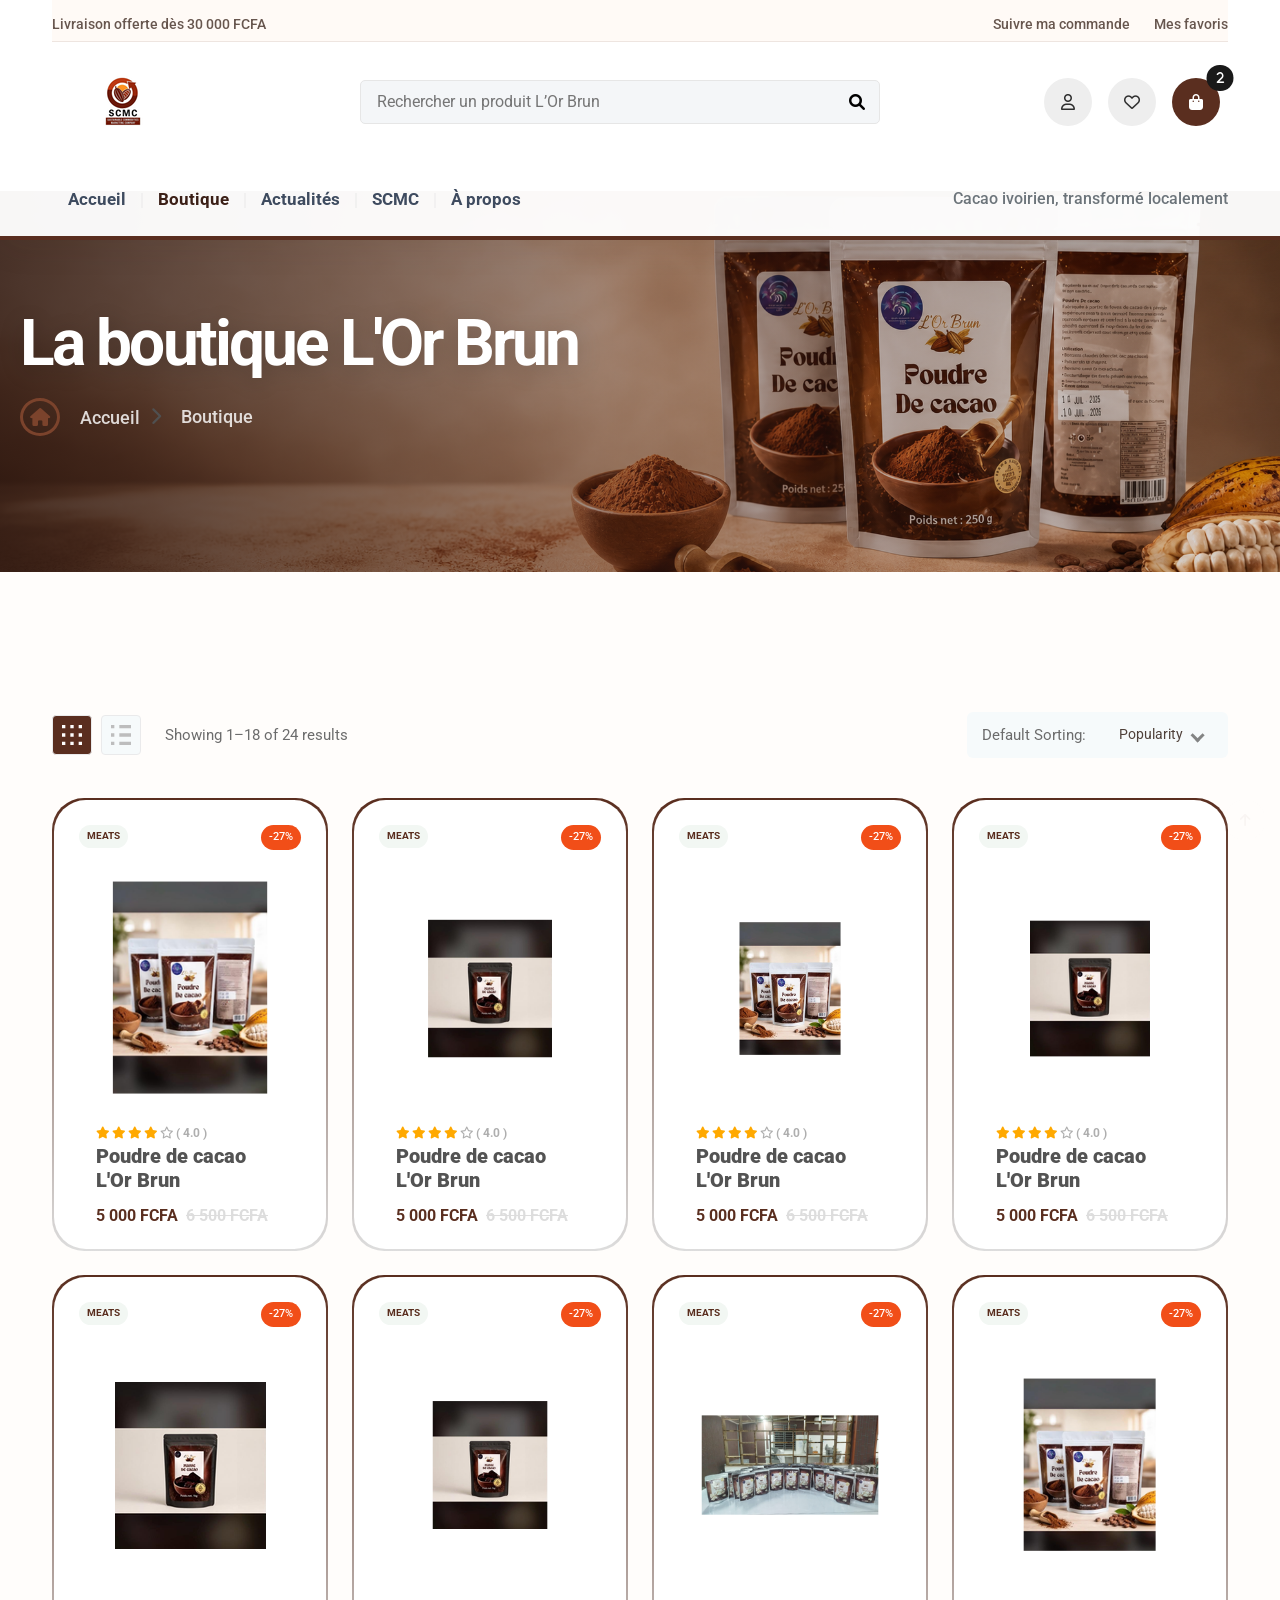
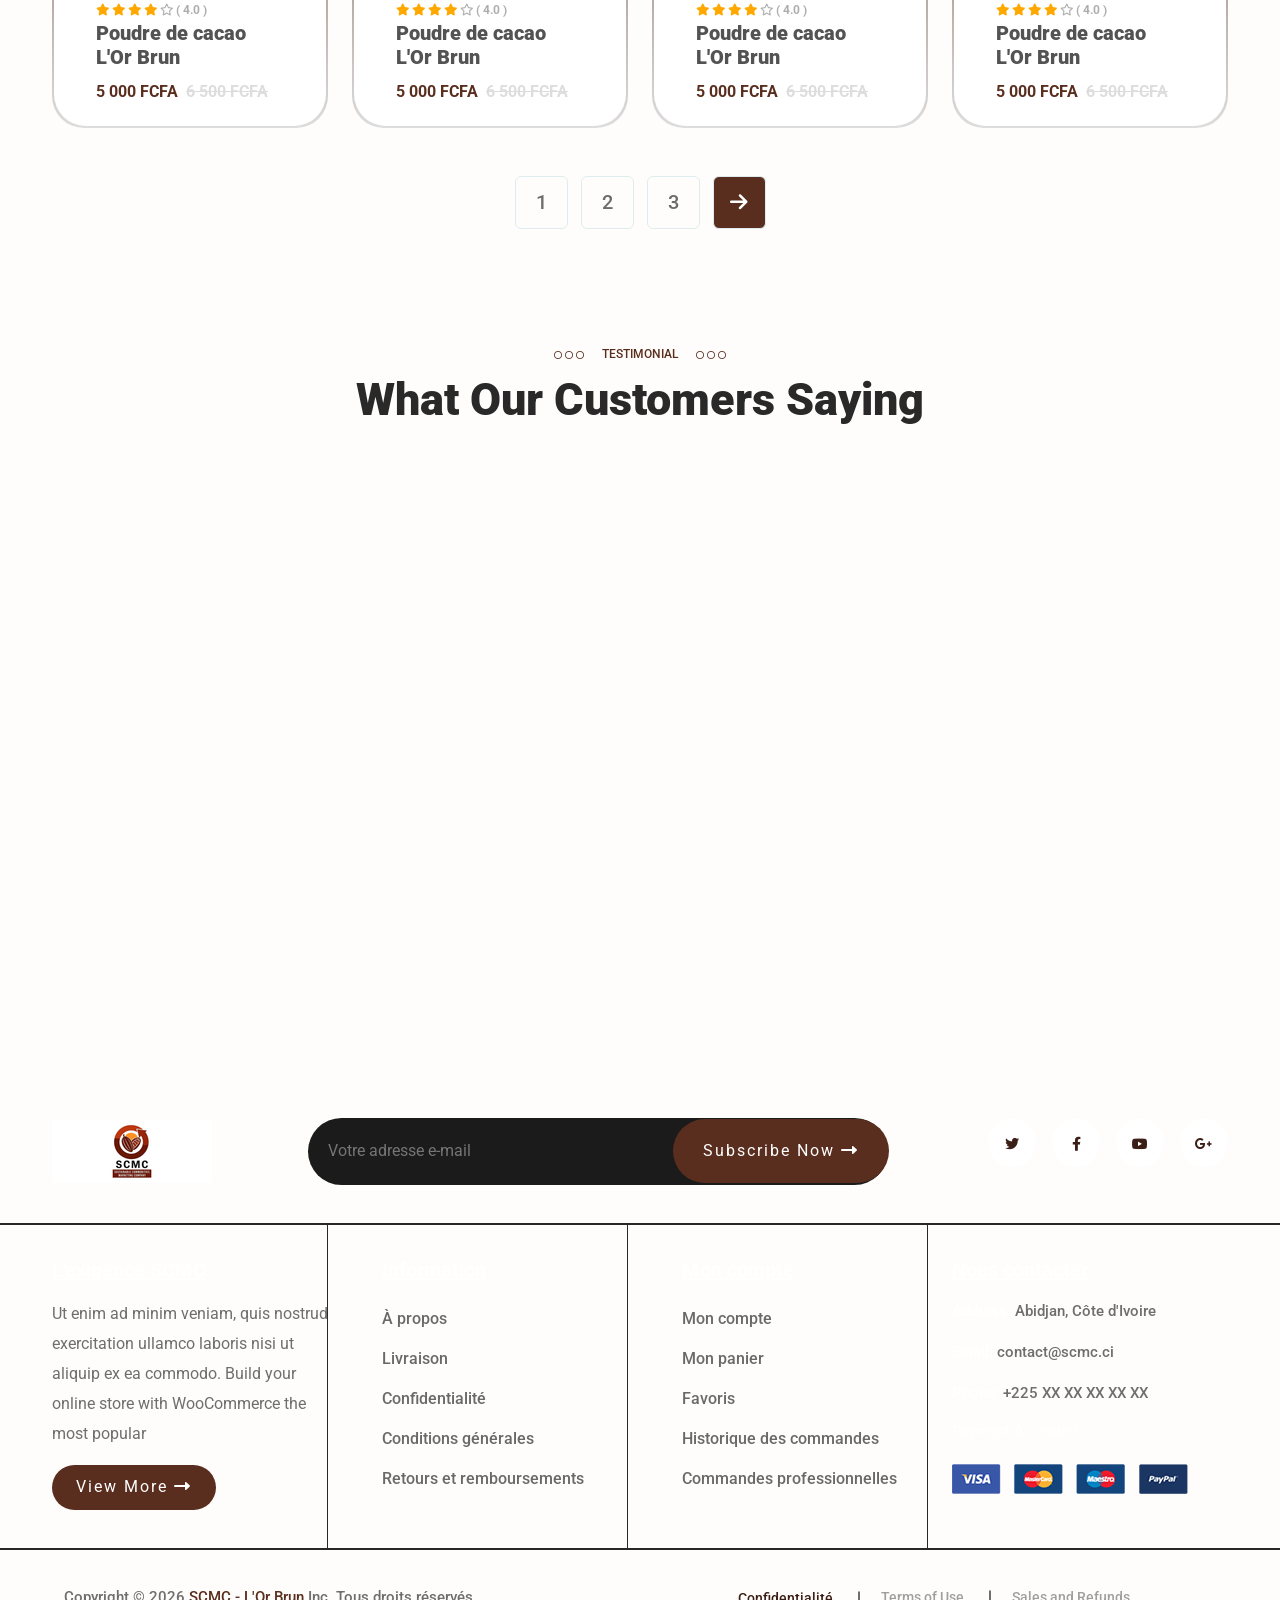
<file: shop-list.html>
<!DOCTYPE html>
<html lang="en">

<head>
    <meta charset="UTF-8">
    <meta http-equiv="X-UA-Compatible" content="IE=edge">
    <meta name="viewport" content="width=device-width, initial-scale=1.0">
    <title>Boutique L'Or Brun | Produits cacao SCMC</title>
    <!-- favicon icon -->
    <link rel="shortcut icon" href="assets/images/icons/favicon.ico" type="image/x-icon">

    <!-- Include fontawesome cdn -->
    <link rel="stylesheet" href="https://cdnjs.cloudflare.com/ajax/libs/font-awesome/6.0.0-beta3/css/all.min.css"
        integrity="sha512-Fo3rlrZj/k7ujTnHg4CGR2D7kSs0v4LLanw2qksYuRlEzO+tcaEPQogQ0KaoGN26/zrn20ImR1DfuLWnOo7aBA=="
        crossorigin="anonymous" referrerpolicy="no-referrer" />

    <!-- Include google fonts -->
    <link rel="preconnect" href="https://fonts.googleapis.com">
    <link rel="preconnect" href="https://fonts.gstatic.com" crossorigin>
    <link href="https://fonts.googleapis.com/css2?family=Montserrat:wght@400;500;600;700;800;900&family=Roboto:wght@400;500;700;900&display=swap"
        rel="stylesheet">

    <!-- Include bootstrap CSS -->
    <link rel="stylesheet" href="assets/css/bootstrap.min.css">

    <!-- Include aos CSS -->
    <link rel="stylesheet" href="assets/css/aos.css">

    <!-- Include magnific-popup CSS -->
    <link rel="stylesheet" href="assets/css/magnific-popup.css">

    <!-- Include nice-select CSS -->
    <link rel="stylesheet" href="assets/css/nice-select.css">

    <!-- Include slick-theme CSS -->
    <link rel="stylesheet" href="assets/css/slick-theme.css">

    <!-- Include slick CSS -->
    <link rel="stylesheet" href="assets/css/slick.css">

    <!-- Include stylesheet CSS -->
    <link rel="stylesheet" href="assets/css/style.css">
    <link rel="stylesheet" href="assets/css/scmc-pages.css">

</head>

<body class="scmc-inner-page">
    <!-- body wrap start -->
    <div class="body-wrap overflow-hidden">
        <!-- back-to-top start -->
        <div class="backtotop">
            <a href="#!" class="scroll">
                <i class="far fa-arrow-up fw-bold"></i>
            </a>
        </div>
        <!-- back-to-top end -->

        <!-- header section start -->
        <header class="about_header position-relative">
            <!-- top header start -->
            <div class="top_header_main position-relative bg-white">
                <div class="container d-none d-md-block">
                    <div class="header_top d-flex align-items-center justify-content-between">
                        <div class="header_top_content d-flex pt-2">
                            <span class="shipping">Livraison offerte dès 30 000 FCFA</span>
                        </div>
                        <div class="header_top_cont d-flex align-items-center pt-2">
                            <a href="about-us.html"><span class="vendor me-4">Vente professionnelle</span></a>
                            <a href="#"><span class="Order me-4">Suivre ma commande</span></a>
                            <a href="#"><span class="wish">Mes favoris</span></a>
                        </div>
                    </div>
                </div>
                <!-- top header end -->

                <!-- top inner navbar start -->
                <div class="top_inner_main">
                    <div class="top_inner_wrap">
                        <div class="container">
                            <div
                                class="top_inner_content about_inner_cont d-flex justify-content-between align-items-center py-3">
                                <div class="top_inner_logo d-flex justify-content-between align-items-center">
                                    <a class="drop_bars text-dark me-4" href="#!" data-bs-toggle="offcanvas"
                                        data-bs-target="#offcanvasScrolling" aria-controls="offcanvasScrolling"
                                        aria-expanded="false" aria-label="Toggle navigation">
                                        <i class="fas fa-bars"></i>
                                    </a>
                                    <a href="index.html">
                                        <img src="assets/images/logo/logo.png" alt="image_not_found">
                                    </a>
                                </div>
                                <div class="top_inner_searchbar about_search position-relative d-none d-lg-block">
                                    <input class="py-2 px-3 name=" search" type="search"
                                        placeholder="All   |   Rechercher un produit L'Or Brun">
                                    <span><i class="fas fa-search position-absolute"></i></span>
                                </div>
                                <div class="main_search_btn3 d-block d-lg-none ms-auto me-3" data-bs-toggle="collapse"
                                    data-bs-target="#main_search_collapse" aria-expanded="false"
                                    aria-controls="main_search_collapse">
                                    <span><i class="fas fa-search position-absolute search_icon"></i></span>
                                    <span><i class="fas fa-times search_close"></i></span>
                                </div>
                                <div class="navbar_user me-2">
                                    <div class="navbar_user_icon">
                                        <ul class="list-unstyled d-flex mb-0">
                                            <li class="pe-3 position-relative">
                                                <a href="#collapseExample" data-bs-toggle="collapse"
                                                    href="#collapseExample" role="button" aria-expanded="false"
                                                    aria-controls="collapseExample"><i class="far fa-user"
                                                        data-toggle="collapse" role="button"
                                                        data-target="#use_deropdown" aria-expanded="false"
                                                        aria-controls="use_deropdown"></i>
                                                </a>
                                                <!-- user profile start -->
                                                <div id="collapseExample" class="collapse_dropdown collapse">
                                                    <div class="dropdown_content">
                                                        <div class="profile_info clearfix">
                                                            <div class="user_thumbnail">
                                                                <img src="assets/images/meta/meta1.png"
                                                                    alt="image_not_found">
                                                            </div>
                                                            <div class="user_content">
                                                                <h4 class="user_name">Jone Doe</h4>
                                                                <span class="user_title">Seller</span>
                                                            </div>
                                                        </div>
                                                        <ul class="settings_options ul_li_block clearfix">
                                                            <li><a href="#!"><i class="fas fa-user-circle"></i>
                                                                    Profile</a></li>
                                                            <li><a href="#!"><i class="fas fa-user-cog"></i>
                                                                    Settings</a></li>
                                                            <li><a href="#!"><i class="fas fa-sign-out-alt"></i>
                                                                    Logout</a></li>
                                                        </ul>
                                                    </div>
                                                </div>
                                            </li>
                                            <li class="pe-3"><a href="#!"><i class="far fa-heart"></i></a></li>
                                            <li><a href="#!"><i class="fas fa-shopping-bag position-relative"
                                                        data-bs-toggle="offcanvas" data-bs-target="#offcanvasRight"
                                                        aria-controls="offcanvasRight"><span
                                                            class="position-absolute top-0 start-100 translate-middle badge rounded-pill bg-danger">2</span></i></a>
                                            </li>
                                        </ul>
                                    </div>
                                </div>
                            </div>
                            <!-- mobile menubar start -->
                            <div class="offcanvas offcanvas-start" data-bs-scroll="true" data-bs-backdrop="false"
                                tabindex="-1" id="offcanvasScrolling" aria-labelledby="offcanvasScrollingLabel">
                                <div class="offcanvas-header">
                                    <button type="button" class="btn-close mobile_menu_close text-reset"
                                        data-bs-dismiss="offcanvas" aria-label="Close"></button>
                                </div>
                                <div class="offcanvas-body">
                                    <ul class="navbar-nav main_menu_list m-auto">
                                        <li class="nav-item pe-4 dropdown">
                                            <a class="nav-link active" aria-current="page" href="#" id="home_submenu"
                                                role="button" data-bs-toggle="dropdown" aria-expanded="false">Home</a>
                                            <div class="dropdown-menu" aria-labelledby="home_submenu">
                                                <div class="sidebar_nav_item">
                                                    <ul class="list-unstyled">
                                                        <li>
                                                            <a href="index.html">Home V.1</a>
                                                        </li>
                                                        <li>
                                                            <a href="index.html">Home V.2</a>
                                                        </li>
                                                        <li>
                                                            <a href="index.html">Home V.3</a>
                                                        </li>
                                                        <li>
                                                            <a href="index.html">Home V.4</a>
                                                        </li>
                                                    </ul>
                                                </div>
                                            </div>
                                        </li>
                                        <li class="nav-item pe-4 dropdown">
                                            <a class="nav-link" href="#" id="shop_submenu" role="button"
                                                data-bs-toggle="dropdown" aria-expanded="false">Shop</a>
                                            <div class="dropdown-menu" aria-labelledby="shop_submenu">
                                                <div class="sidebar_nav_item">
                                                    <ul class="list-unstyled">
                                                        <li>
                                                            <a href="shop-list.html">Shop Sidebar</a>
                                                        </li>
                                                        <li>
                                                            <a href="shop-list.html">Shop List</a>
                                                        </li>
                                                    </ul>
                                                </div>
                                            </div>
                                        </li>
                                        <li class="nav-item pe-4 dropdown">
                                            <a class="nav-link" href="#" id="blog_submenu" role="button"
                                                data-bs-toggle="dropdown" aria-expanded="false">Blog</a>
                                            <div class="dropdown-menu" aria-labelledby="blog_submenu">
                                                <div class="sidebar_nav_item">
                                                    <ul class="list-unstyled">
                                                        <li>
                                                            <a href="blog-details.html">Blog Details</a>
                                                        </li>
                                                        <li>
                                                            <a href="blog-list.html">Blog Grid</a>
                                                        </li>
                                                        <li>
                                                            <a href="blog-list.html">Blog List</a>
                                                        </li>
                                                    </ul>
                                                </div>
                                            </div>
                                        </li>
                                        <li class="nav-item pe-5">
                                            <a class="nav-link" href="#!">Portfolio</a>
                                        </li>
                                        <li class="nav-item pe-4 dropdown">
                                            <a class="nav-link" href="#" id="page_submenu" role="button"
                                                data-bs-toggle="dropdown" aria-expanded="false">Pages</a>
                                            <div class="dropdown-menu" aria-labelledby="page_submenu">
                                                <div class="sidebar_nav_item">
                                                    <ul class="list-unstyled">
                                                        <li>
                                                            <a href="cart.html">Cart Page</a>
                                                        </li>
                                                        <li>
                                                            <a href="faqs.html">Faqs Page</a>
                                                        </li>
                                                        <li>
                                                            <a href="about-us.html">À propos V.1</a>
                                                        </li>
                                                        <li>
                                                            <a href="about-us.html">À propos V.2</a>
                                                        </li>
                                                        <li>
                                                            <a href="about-us.html">Vendor Page</a>
                                                        </li>
                                                        <li>
                                                            <a href="about-us.html">Vendor Profile</a>
                                                        </li>
                                                        <li>
                                                            <a href="about-us.html">Vendor Dashboard</a>
                                                        </li>
                                                        <li>
                                                            <a href="product-detail.html">Product Details V.1</a>
                                                        </li>
                                                        <li>
                                                            <a href="product-detail.html">Product Details V.2</a>
                                                        </li>
                                                    </ul>
                                                </div>
                                            </div>
                                        </li>
                                        <li class="nav-item pe-4 dropdown">
                                            <a class="nav-link" href="#" id="contact_submenu" role="button"
                                                data-bs-toggle="dropdown" aria-expanded="false">Contacts</a>
                                            <div class="dropdown-menu" aria-labelledby="contact_submenu">
                                                <div class="sidebar_nav_item">
                                                    <ul class="list-unstyled">
                                                        <li>
                                                            <a href="contact-us.html">Nous contacter</a>
                                                        </li>
                                                    </ul>
                                                </div>
                                            </div>
                                        </li>
                                    </ul>
                                </div>

                            </div>
                        </div>
                    </div>
                    <!-- collapse search - start -->
                    <div class="main_search_collapse collapse" id="main_search_collapse">
                        <div class="main_search_form position-relative card">
                            <div class="container">
                                <form action="#">
                                    <div class="form_item position-relative">
                                        <input type="search" class="form-control rounded-pill py-3" name="search"
                                            placeholder="Search Your Product...">
                                        <button type="submit" class="submit_btn"><i class="fas fa-search"></i></button>
                                    </div>
                                </form>
                            </div>
                        </div>
                    </div>
                    <!-- collapse search - end -->
                </div>
                <!-- top inner navbar end -->

                <!-- bottom header start -->
                <div class="header_bottom_main header_border position-relative d-none d-lg-block">
                    <div class="container">
                        <nav class="navbar navbar-expand-lg navbar-light">
                            <button class="navbar-toggler" type="button" data-bs-toggle="collapse"
                                data-bs-target="#navbarSupportedContent" aria-controls="navbarSupportedContent"
                                aria-expanded="false" aria-label="Toggle navigation">
                                <span class="navbar-toggler-icon"></span>
                            </button>
                            <div class="collapse navbar-collapse" id="navbarSupportedContent">
                                <ul class="navbar-nav navbar_4 main_menu_list after_navbar">
                                    <li class="nav-item nav_item_has_child px-2 dropdown">
                                        <a class="nav-link active" aria-current="page" href="#" id="home_submenu"
                                            role="button" data-bs-toggle="dropdown" aria-expanded="false">Home</a>
                                        <div class="nav_item_submenu dropdown-menu" aria-labelledby="home_submenu"
                                            style="background-image: url(assets/images/mega/mega3.png)">
                                            <div class="nav_submenu_cont">
                                                <h4>Accueil</h4>
                                                <ul class="list-unstyled ms-3">
                                                    <li>
                                                        <a href="index.html">Home V.1</a>
                                                    </li>
                                                    <li>
                                                        <a href="index.html">Home V.2</a>
                                                    </li>
                                                    <li>
                                                        <a href="index.html">Home V.3</a>
                                                    </li>
                                                    <li>
                                                        <a href="index.html">Home V.4</a>
                                                    </li>
                                                    <li>
                                                        <a href="#">Home V.5</a>
                                                    </li>
                                                    <li>
                                                        <a href="#">Home V.6</a>
                                                    </li>
                                                </ul>
                                            </div>
                                        </div>
                                    </li>
                                    <li class="nav-item nav_item_has_child px-2 dropdown">
                                        <a class="nav-link" href="#" id="shop_submenu" role="button"
                                            data-bs-toggle="dropdown" aria-expanded="false">Shop</a>
                                        <div class="nav_item_submenu dropdown-menu" aria-labelledby="shop_submenu"
                                            style="background-image: url(assets/images/mega/mega3.png)">
                                            <div class="nav_submenu_cont">
                                                <h4>Boutique</h4>
                                                <ul class="list-unstyled ms-3">
                                                    <li>
                                                        <a href="shop-list.html">
                                                            <span class="item_title text-start">Shop Sidebar</span>
                                                        </a>
                                                    </li>
                                                    <li>
                                                        <a href="shop-list.html">
                                                            <span class="item_title text-start">Shop List</span>
                                                        </a>
                                                    </li>
                                                    <li>
                                                        <a href="#">
                                                            <span class="item_title text-start">Shop List 3</span>
                                                        </a>
                                                    </li>
                                                    <li>
                                                        <a href="#">
                                                            <span class="item_title text-start">Shop List 4</span>
                                                        </a>
                                                    </li>
                                                    <li>
                                                        <a href="#">
                                                            <span class="item_title text-start">Shop List 5</span>
                                                        </a>
                                                    </li>
                                                    <li>
                                                        <a href="#">
                                                            <span class="item_title text-start">Shop List 6</span>
                                                        </a>
                                                    </li>
                                                </ul>
                                            </div>
                                        </div>
                                    </li>
                                    <li class="nav-item nav_item_has_child px-2 dropdown">
                                        <a class="nav-link" href="#" id="blog_submenu" role="button"
                                            data-bs-toggle="dropdown" aria-expanded="false">Blog</a>
                                        <div class="nav_item_submenu dropdown-menu" aria-labelledby="blog_submenu"
                                            style="background-image: url(assets/images/mega/mega3.png)">
                                            <div class="nav_submenu_cont">
                                                <h4>Actualités</h4>
                                                <ul class="list-unstyled">
                                                    <li>
                                                        <a href="blog-details.html">Blog Details</a>
                                                    </li>
                                                    <li>
                                                        <a href="blog-list.html">Blog Grid</a>
                                                    </li>
                                                    <li>
                                                        <a href="blog-list.html">Blog List 1</a>
                                                    </li>
                                                    <li>
                                                        <a href="#">Blog List 2</a>
                                                    </li>
                                                    <li>
                                                        <a href="#">Blog List 3</a>
                                                    </li>
                                                    <li>
                                                        <a href="#">Blog List 4</a>
                                                    </li>
                                                </ul>
                                            </div>
                                        </div>
                                    </li>
                                    <li class="nav-item nav_item_has_child px-2">
                                        <a class="nav-link" href="#!">Portfolio</a>
                                    </li>
                                    <li class="nav-item nav_item_has_child px-2 dropdown">
                                        <a class="nav-link" href="#" id="page_submenu" role="button"
                                            data-bs-toggle="dropdown" aria-expanded="false">Pages</a>
                                        <div class="nav_item_megamenu dropdown-menu" aria-labelledby="page_submenu">
                                            <div class="container p-0">
                                                <div class="row">
                                                    <div class="col-lg-4">
                                                        <div class="mega_thumb_area position-relative"
                                                            style="background-image: url(assets/images/sales/sale1.png);">
                                                            <div class="thumb_text">
                                                                <h2>
                                                                    <font>100%</font> Pure <br> Natural Cacao
                                                                </h2>
                                                                <span>Produits cacao Sale 30% Off</span>
                                                                <a href="#"><button type="button"
                                                                        class="btn custom_btn rounded-pill text-white mt-3">View
                                                                        More</button></a>
                                                            </div>
                                                        </div>
                                                    </div>
                                                    <div class="col-lg-4">
                                                        <div class="mega_item_area ms-5 my-4 position-relative">
                                                            <h4>Pages utiles</h4>
                                                            <ul class="list-unstyled">
                                                                <li>
                                                                    <a href="cart.html">Cart Page</a>
                                                                </li>
                                                                <li>
                                                                    <a href="faqs.html">Faqs Page</a>
                                                                </li>
                                                                <li>
                                                                    <a href="about-us.html">À propos V.1</a>
                                                                </li>
                                                                <li>
                                                                    <a href="about-us.html">À propos V.2</a>
                                                                </li>
                                                                <li>
                                                                    <a href="checkout.html">Checkout Page</a>
                                                                </li>
                                                                <li>
                                                                    <a href="shop-list.html">Compare Page</a>
                                                                </li>
                                                            </ul>
                                                            <div class="mega_item_thumb1 position-absolute">
                                                                <img src="assets/images/mega/mega1.png"
                                                                    alt="image_not_found">
                                                            </div>
                                                        </div>
                                                    </div>
                                                    <div class="col-lg-4">
                                                        <div class="mega_item_area my-4 position-relative">
                                                            <h4>Pages utiles </h4>
                                                            <ul class="list-unstyled">
                                                                <li>
                                                                    <a href="about-us.html">
                                                                        <span class="item_title text-start">Vendor
                                                                            Page</span>
                                                                    </a>
                                                                </li>
                                                                <li>
                                                                    <a href="about-us.html">
                                                                        <span class="item_title text-start">Vendor
                                                                            Profile</span>
                                                                    </a>
                                                                </li>
                                                                <li>
                                                                    <a href="about-us.html">
                                                                        <span class="item_title text-start">Vendor
                                                                            Dashboard</span>
                                                                    </a>
                                                                </li>
                                                                <li>
                                                                    <a href="product-detail.html">
                                                                        <span class="item_title text-start">Product
                                                                            Details V.1</span>
                                                                    </a>
                                                                </li>
                                                                <li>
                                                                    <a href="product-detail.html">
                                                                        <span class="item_title text-start">Product
                                                                            Details V.2</span>
                                                                    </a>
                                                                </li>
                                                            </ul>
                                                            <div class="mega_item_thumb2 position-absolute">
                                                                <img src="assets/images/mega/mega2.png"
                                                                    alt="image_not_found">
                                                            </div>
                                                        </div>
                                                    </div>
                                                </div>
                                            </div>
                                        </div>
                                    </li>
                                    <li class="nav-item nav_item_has_child px-2">
                                        <a class="nav-link" href="#!">Nos offres</a>
                                    </li>
                                </ul>
                            </div>
                            <!-- recent view -->
                            <a href="#staticBackdrop" data-bs-toggle="modal">
                                <span class="recent_view">Cacao ivoirien, transformé localement <i
                                        class="fas fa-long-arrow-alt-right"></i></span>
                            </a>
                        </nav>
                    </div>
                </div>
        </header>

        <!-- main body start -->
        <main>

            <!-- sidebar section start -->
            <section class="sidebar_section">
                <div class="sidebar_content_wrap">
                    <div class="container">
                        <div class="row">
                            <div class="offcanvas offcanvas-end" tabindex="-1" id="offcanvasRight"
                                aria-labelledby="offcanvasRightLabel">
                                <div class="offcanvas-header align-items-center">
                                    <h5 class="mb-0">Produits cacao</h5>
                                    <button type="button" class="btn-close text-reset text-end"
                                        data-bs-dismiss="offcanvas" aria-label="Close"></button>
                                </div>
                                <div class="offcanvas-body">
                                    <div class="prdc_ctg_product_content mt-1 d-flex align-items-center">
                                        <div
                                            class="prdc_ctg_product_img d-flex justify-content-center align-items-center me-3">
                                            <img src="assets/images/category/cat6.png" alt="image_not_found">
                                        </div>
                                        <div class="prdc_ctg_product_text">
                                            <div class="prdc_ctg_product_title my-2">
                                                <h5>Poudre de cacao L'Or Brun</h5>
                                            </div>
                                            <div class="prdc_ctg_product_price mt-1 product_price">
                                                <span class="sale_price pe-1">5 000 FCFA</span>
                                                <del>7 000 FCFA</del>
                                            </div>
                                        </div>
                                    </div>
                                    <div class="prdc_ctg_product_content mt-1 d-flex align-items-center">
                                        <div
                                            class="prdc_ctg_product_img d-flex justify-content-center align-items-center me-3">
                                            <img src="assets/images/category/cat7.png" alt="image_not_found">
                                        </div>
                                        <div class="prdc_ctg_product_text">
                                            <div class="prdc_ctg_product_title my-2">
                                                <h5>Poudre de cacao L'Or Brun</h5>
                                            </div>
                                            <div class="prdc_ctg_product_price mt-1 product_price">
                                                <span class="sale_price pe-1">4 000 FCFA</span>
                                                <del>$60.00</del>
                                            </div>
                                        </div>
                                    </div>
                                    <div class="prdc_ctg_product_content mt-1 d-flex align-items-center">
                                        <div
                                            class="prdc_ctg_product_img d-flex justify-content-center align-items-center me-3">
                                            <img src="assets/images/category/cat8.png" alt="image_not_found">
                                        </div>
                                        <div class="prdc_ctg_product_text">
                                            <div class="prdc_ctg_product_title my-2">
                                                <h5>Poudre de cacao L'Or Brun</h5>
                                            </div>
                                            <div class="prdc_ctg_product_price mt-1 product_price">
                                                <span class="sale_price pe-1">7 000 FCFA</span>
                                                <del>9 000 FCFA</del>
                                            </div>
                                        </div>
                                    </div>
                                    <div class="total_price">
                                        <ul class="ul_li_block mb_30 clearfix">
                                            <li>
                                                <span>Subtotal:</span>
                                                <span>$215</span>
                                            </li>
                                            <li>
                                                <span>Vat 5%:</span>
                                                <span>$10.75</span>
                                            </li>
                                            <li>
                                                <span>Discount 15%:</span>
                                                <span>- $32.25</span>
                                            </li>
                                            <li>
                                                <span>Total:</span>
                                                <span>$191.8875</span>
                                            </li>
                                        </ul>
                                    </div>
                                    <div class="sidebar_btns">
                                        <ul class="btns_group ul_li_block clearfix">
                                            <li><a href="cart.html">View Cart</a></li>
                                            <li><a href="checkout.html">Checkout</a></li>
                                        </ul>
                                    </div>
                                </div>
                            </div>
                        </div>
                    </div>
                </div>
            </section>
            <!-- sidebar section end -->

            <!-- Breadcrumb section start -->
            <section class="breadcrumb_sec_1 position-relative">
                <div class="breadcrumb_wrap sec_space_mid_small"
                    style="background-image: url(assets/images/breadcrumb/breadcrumb-scmc-v2.png);">
                    <div class="breadcrumb_cont text-center">
                        <div class="breadcrumb_title">
                            <h2 class="text-white">La boutique L'Or Brun</h2>
                        </div>
                        <ul
                            class="list-unstyled breadcrumb_item d-flex justify-content-center align-items-center text-white">
                            <li><a href="index.html"><i class="fas fa-home active"></i>Accueil</a></li>

                            <li><i class="fas fa-chevron-right"></i>Boutique</li>
                        </ul>
                    </div>
                </div>
            </section>
            <!-- Breadcrumb section end -->

            <!-- shop list section start -->
            <section class="shop_list_sec sec_space_small" data-aos="fade-up"
            data-aos-duration="2000">
                <div class="shop_list_wrap">
                    <div class="container">
                        <div class="filter_area d-flex justify-content-between align-items-center sec_space_xxs_40">
                            <ul class="nav layout_tab_nav ul_li" role="tablist">
                                <li>
                                    <button class="active" data-bs-toggle="tab" data-bs-target="#grid_layout"
                                        type="button" role="tab" aria-selected="true">
                                        <svg xmlns="http://www.w3.org/2000/svg" width="17" height="17"
                                            viewBox="0 0 12 12">
                                            <path id="grid" class="cls-1"
                                                d="M1784,905h2v2h-2v-2Zm5,0h2v2h-2v-2Zm5,0h2v2h-2v-2Zm-10,5h2v2h-2v-2Zm5,0h2v2h-2v-2Zm5,0h2v2h-2v-2Zm-10,5h2v2h-2v-2Zm5,0h2v2h-2v-2Zm5,0h2v2h-2v-2Z"
                                                transform="translate(-1784 -905)" />
                                        </svg>
                                    </button>
                                </li>
                                <li>
                                    <button data-bs-toggle="tab" data-bs-target="#list_layout" type="button" role="tab"
                                        aria-selected="false">
                                        <svg xmlns="http://www.w3.org/2000/svg" width="17" height="17"
                                            viewBox="0 0 12 12">
                                            <path id="list" class="cls-1"
                                                d="M1823,905h2v2h-2v-2Zm5,0h2v2h-2v-2Zm5,0h2v2h-2v-2Zm-10,5h2v2h-2v-2Zm5,0h2v2h-2v-2Zm5,0h2v2h-2v-2Zm-10,5h2v2h-2v-2Zm5,0h2v2h-2v-2Zm5,0h2v2h-2v-2Zm-5-10h7v2h-7v-2Zm0,5h7v2h-7v-2Zm0,5h7v2h-7v-2Z"
                                                transform="translate(-1823 -905)" />
                                        </svg>
                                    </button>
                                </li>
                                <span class="show_result">Showing 1–18 of 24 results</span>
                            </ul>
                            <form action="#">
                                <div class="sorting_from d-flex align-items-center">
                                    <span class="sorting_from_title">Default Sorting:</span>
                                    <div class=" clearfix">
                                        <select>
                                            <option data-display="Select">Nothing</option>
                                            <option value="1" selected>Popularity</option>
                                            <option value="2">Cacao</option>
                                            <option value="4">Fantastic</option>
                                        </select>
                                    </div>
                                </div>
                            </form>
                        </div>
                        <div class="shop_product_list">
                            <div class="tab-content" id="pills-tabContent" data-aos="fade-up" data-aos-duration="2000">
                                <div class="tab-pane fade show active" id="grid_layout" role="tabpanel"
                                    aria-labelledby="pills-grid_layout-tab">
                                    <div class="row g-4">
                                        <div class="col-sm-6 col-lg-3">
                                            <div class="product_layout_1 overflow-hidden position-relative">
                                                <div class="product_layout_content bg-white position-relative">
                                                    <div class="product_image_wrap">
                                                        <a class="product_image d-flex justify-content-center align-items-center"
                                                            href="product-detail.html">
                                                            <img class="pic-1" src="assets/images/product/product1.png" alt="image_not_found">
                                                            <img class="pic-2" src="assets/images/product/product3.png" alt="image_not_found">
                                                        </a>
                                                        <ul class="product_badge_group ul_li_block">
                                                            <li><span
                                                                    class="product_badge badge_meats position-absolute rounded-pill text-uppercase">Meats</span>
                                                            </li>
                                                            <li><span
                                                                    class="product_badge badge_discount position-absolute rounded-pill">-27%</span>
                                                            </li>
                                                        </ul>
                                                        <ul class="product_action_btns ul_li_block d-flex">
                                                            <li>
                                                                <a class="tooltips" data-placement="top"
                                                                    title="Search Product" href="#!">
                                                                    <i class="fas fa-search"></i>
                                                                </a>
                                                            </li>
                                                            <li><a class="tooltips" data-placement="top"
                                                                    title="Add To Cart" href="product-detail.html"><i
                                                                        class="fas fa-shopping-bag"></i></a></li>
                                                        </ul>
                                                    </div>
                                                    <div class="rating_wrap d-flex">
                                                        <ul class="rating_star ul_li">
                                                            <li class="active"><i class="fas fa-star"></i></li>
                                                            <li class="active"><i class="fas fa-star"></i></li>
                                                            <li class="active"><i class="fas fa-star"></i></li>
                                                            <li class="active"><i class="fas fa-star"></i></li>
                                                            <li><i class="far fa-star"></i></li>
                                                        </ul>
                                                        <span class="shop_review_text">( 4.0 )</span>
                                                    </div>
                                                    <div class="product_content">
                                                        <h3 class="product_title">
                                                            <a href="product-detail.html">Poudre de cacao L'Or Brun</a>
                                                        </h3>
                                                        <div class="product_price">
                                                            <span class="sale_price pe-1">5 000 FCFA</span>
                                                            <del>6 500 FCFA</del>
                                                        </div>
                                                    </div>
                                                </div>
                                            </div>
                                        </div>
                                        <div class="col-sm-6 col-lg-3">
                                            <div class="product_layout_1 overflow-hidden position-relative">
                                                <div class="product_layout_content bg-white position-relative">
                                                    <div class="product_image_wrap">
                                                        <a class="product_image d-flex justify-content-center align-items-center"
                                                            href="product-detail.html">
                                                            <img class="pic-1" src="assets/images/product/product2.png"
                                                                alt="image_not_found">
                                                                <img class="pic-2" src="assets/images/product/product4.png" alt="image_not_found">
                                                        </a>
                                                        <ul class="product_badge_group ul_li_block">
                                                            <li><span
                                                                    class="product_badge badge_meats position-absolute rounded-pill text-uppercase">Meats</span>
                                                            </li>
                                                            <li><span
                                                                    class="product_badge badge_discount position-absolute rounded-pill">-27%</span>
                                                            </li>
                                                        </ul>
                                                        <ul class="product_action_btns ul_li_block d-flex">
                                                            <li><a class="tooltips" data-placement="top"
                                                                    title="Search Product" href="#!"><i
                                                                        class="fas fa-search"></i></a></li>
                                                            <li><a class="tooltips" data-placement="top"
                                                                    title="Add To Cart" href="product-detail.html"><i
                                                                        class="fas fa-shopping-bag"></i></a></li>
                                                        </ul>
                                                    </div>
                                                    <div class="rating_wrap d-flex">
                                                        <ul class="rating_star ul_li">
                                                            <li class="active"><i class="fas fa-star"></i></li>
                                                            <li class="active"><i class="fas fa-star"></i></li>
                                                            <li class="active"><i class="fas fa-star"></i></li>
                                                            <li class="active"><i class="fas fa-star"></i></li>
                                                            <li><i class="far fa-star"></i></li>
                                                        </ul>
                                                        <span class="shop_review_text">( 4.0 )</span>
                                                    </div>
                                                    <div class="product_content">
                                                        <h3 class="product_title">
                                                            <a href="product-detail.html">Poudre de cacao L'Or Brun</a>
                                                        </h3>
                                                        <div class="product_price">
                                                            <span class="sale_price pe-1">5 000 FCFA</span>
                                                            <del>6 500 FCFA</del>
                                                        </div>
                                                    </div>
                                                </div>
                                            </div>
                                        </div>
                                        <div class="col-sm-6 col-lg-3">
                                            <div class="product_layout_1 overflow-hidden position-relative">
                                                <div class="product_layout_content bg-white position-relative">
                                                    <div class="product_image_wrap">
                                                        <a class="product_image d-flex justify-content-center align-items-center"
                                                            href="product-detail.html">
                                                            <img class="pic-1" src="assets/images/product/product3.png" alt="image_not_found">
                                                            <img class="pic-2" src="assets/images/product/product6.png" alt="image_not_found">
                                                        </a>
                                                        <ul class="product_badge_group ul_li_block">
                                                            <li><span
                                                                    class="product_badge badge_meats position-absolute rounded-pill text-uppercase">Meats</span>
                                                            </li>
                                                            <li><span
                                                                    class="product_badge badge_discount position-absolute rounded-pill">-27%</span>
                                                            </li>
                                                        </ul>
                                                        <ul class="product_action_btns ul_li_block d-flex">
                                                            <li><a class="tooltips" data-placement="top"
                                                                    title="Search Product" href="#!"><i
                                                                        class="fas fa-search"></i></a></li>
                                                            <li><a class="tooltips" data-placement="top"
                                                                    title="Add To Cart" href="product-detail.html"><i
                                                                        class="fas fa-shopping-bag"></i></a></li>
                                                        </ul>
                                                    </div>
                                                    <div class="rating_wrap d-flex">
                                                        <ul class="rating_star ul_li">
                                                            <li class="active"><i class="fas fa-star"></i></li>
                                                            <li class="active"><i class="fas fa-star"></i></li>
                                                            <li class="active"><i class="fas fa-star"></i></li>
                                                            <li class="active"><i class="fas fa-star"></i></li>
                                                            <li><i class="far fa-star"></i></li>
                                                        </ul>
                                                        <span class="shop_review_text">( 4.0 )</span>
                                                    </div>
                                                    <div class="product_content">
                                                        <h3 class="product_title">
                                                            <a href="product-detail.html">Poudre de cacao L'Or Brun</a>
                                                        </h3>
                                                        <div class="product_price">
                                                            <span class="sale_price pe-1">5 000 FCFA</span>
                                                            <del>6 500 FCFA</del>
                                                        </div>
                                                    </div>
                                                </div>
                                            </div>
                                        </div>
                                        <div class="col-sm-6 col-lg-3">
                                            <div class="product_layout_1 overflow-hidden position-relative">
                                                <div class="product_layout_content bg-white position-relative">
                                                    <div class="product_image_wrap">
                                                        <a class="product_image d-flex justify-content-center align-items-center"
                                                            href="product-detail.html">
                                                            <img class="pic-1" src="assets/images/product/product4.png"
                                                                alt="image_not_found">
                                                                <img class="pic-2" src="assets/images/product/product2.png" alt="image_not_found">
                                                        </a>
                                                        <ul class="product_badge_group ul_li_block">
                                                            <li><span
                                                                    class="product_badge badge_meats position-absolute rounded-pill text-uppercase">Meats</span>
                                                            </li>
                                                            <li><span
                                                                    class="product_badge badge_discount position-absolute rounded-pill">-27%</span>
                                                            </li>
                                                        </ul>
                                                        <ul class="product_action_btns ul_li_block d-flex">
                                                            <li><a class="tooltips" data-placement="top"
                                                                    title="Search Product" href="#!"><i
                                                                        class="fas fa-search"></i></a></li>
                                                            <li><a class="tooltips" data-placement="top"
                                                                    title="Add To Cart" href="product-detail.html"><i
                                                                        class="fas fa-shopping-bag"></i></a></li>
                                                        </ul>
                                                    </div>
                                                    <div class="rating_wrap d-flex">
                                                        <ul class="rating_star ul_li">
                                                            <li class="active"><i class="fas fa-star"></i></li>
                                                            <li class="active"><i class="fas fa-star"></i></li>
                                                            <li class="active"><i class="fas fa-star"></i></li>
                                                            <li class="active"><i class="fas fa-star"></i></li>
                                                            <li><i class="far fa-star"></i></li>
                                                        </ul>
                                                        <span class="shop_review_text">( 4.0 )</span>
                                                    </div>
                                                    <div class="product_content">
                                                        <h3 class="product_title">
                                                            <a href="product-detail.html">Poudre de cacao L'Or Brun</a>
                                                        </h3>
                                                        <div class="product_price">
                                                            <span class="sale_price pe-1">5 000 FCFA</span>
                                                            <del>6 500 FCFA</del>
                                                        </div>
                                                    </div>
                                                </div>
                                            </div>
                                        </div>
                                        <div class="col-sm-6 col-lg-3">
                                            <div class="product_layout_1 overflow-hidden position-relative">
                                                <div class="product_layout_content bg-white position-relative">
                                                    <div class="product_image_wrap">
                                                        <a class="product_image d-flex justify-content-center align-items-center"
                                                            href="product-detail.html">
                                                            <img class="pic-1" src="assets/images/product/product5.png"
                                                                alt="image_not_found">
                                                                <img class="pic-2" src="assets/images/product/product7.png" alt="image_not_found">
                                                        </a>
                                                        <ul class="product_badge_group ul_li_block">
                                                            <li><span
                                                                    class="product_badge badge_meats position-absolute rounded-pill text-uppercase">Meats</span>
                                                            </li>
                                                            <li><span
                                                                    class="product_badge badge_discount position-absolute rounded-pill">-27%</span>
                                                            </li>
                                                        </ul>
                                                        <ul class="product_action_btns ul_li_block d-flex">
                                                            <li><a class="tooltips" data-placement="top"
                                                                    title="Search Product" href="#!"><i
                                                                        class="fas fa-search"></i></a></li>
                                                            <li><a class="tooltips" data-placement="top"
                                                                    title="Add To Cart" href="product-detail.html"><i
                                                                        class="fas fa-shopping-bag"></i></a></li>
                                                        </ul>
                                                    </div>
                                                    <div class="rating_wrap d-flex">
                                                        <ul class="rating_star ul_li">
                                                            <li class="active"><i class="fas fa-star"></i></li>
                                                            <li class="active"><i class="fas fa-star"></i></li>
                                                            <li class="active"><i class="fas fa-star"></i></li>
                                                            <li class="active"><i class="fas fa-star"></i></li>
                                                            <li><i class="far fa-star"></i></li>
                                                        </ul>
                                                        <span class="shop_review_text">( 4.0 )</span>
                                                    </div>
                                                    <div class="product_content">
                                                        <h3 class="product_title">
                                                            <a href="product-detail.html">Poudre de cacao L'Or Brun</a>
                                                        </h3>
                                                        <div class="product_price">
                                                            <span class="sale_price pe-1">5 000 FCFA</span>
                                                            <del>6 500 FCFA</del>
                                                        </div>
                                                    </div>
                                                </div>
                                            </div>
                                        </div>
                                        <div class="col-sm-6 col-lg-3">
                                            <div class="product_layout_1 overflow-hidden position-relative">
                                                <div class="product_layout_content bg-white position-relative">
                                                    <div class="product_image_wrap">
                                                        <a class="product_image d-flex justify-content-center align-items-center"
                                                            href="product-detail.html">
                                                            <img class="pic-1" src="assets/images/product/product6.png"
                                                                alt="image_not_found">
                                                                <img class="pic-2" src="assets/images/product/product10.png" alt="image_not_found">
                                                        </a>
                                                        <ul class="product_badge_group ul_li_block">
                                                            <li><span
                                                                    class="product_badge badge_meats position-absolute rounded-pill text-uppercase">Meats</span>
                                                            </li>
                                                            <li><span
                                                                    class="product_badge badge_discount position-absolute rounded-pill">-27%</span>
                                                            </li>
                                                        </ul>
                                                        <ul class="product_action_btns ul_li_block d-flex">
                                                            <li><a class="tooltips" data-placement="top"
                                                                    title="Search Product" href="#!"><i
                                                                        class="fas fa-search"></i></a></li>
                                                            <li><a class="tooltips" data-placement="top"
                                                                    title="Add To Cart" href="product-detail.html"><i
                                                                        class="fas fa-shopping-bag"></i></a></li>
                                                        </ul>
                                                    </div>
                                                    <div class="rating_wrap d-flex">
                                                        <ul class="rating_star ul_li">
                                                            <li class="active"><i class="fas fa-star"></i></li>
                                                            <li class="active"><i class="fas fa-star"></i></li>
                                                            <li class="active"><i class="fas fa-star"></i></li>
                                                            <li class="active"><i class="fas fa-star"></i></li>
                                                            <li><i class="far fa-star"></i></li>
                                                        </ul>
                                                        <span class="shop_review_text">( 4.0 )</span>
                                                    </div>
                                                    <div class="product_content">
                                                        <h3 class="product_title">
                                                            <a href="product-detail.html">Poudre de cacao L'Or Brun</a>
                                                        </h3>
                                                        <div class="product_price">
                                                            <span class="sale_price pe-1">5 000 FCFA</span>
                                                            <del>6 500 FCFA</del>
                                                        </div>
                                                    </div>
                                                </div>
                                            </div>
                                        </div>
                                        <div class="col-sm-6 col-lg-3">
                                            <div class="product_layout_1 overflow-hidden position-relative">
                                                <div class="product_layout_content bg-white position-relative">
                                                    <div class="product_image_wrap">
                                                        <a class="product_image d-flex justify-content-center align-items-center"
                                                            href="product-detail.html">
                                                            <img class="pic-1" src="assets/images/product/product7.png"
                                                                alt="image_not_found">
                                                                <img class="pic-2" src="assets/images/product/product4.png" alt="image_not_found">
                                                        </a>
                                                        <ul class="product_badge_group ul_li_block">
                                                            <li><span
                                                                    class="product_badge badge_meats position-absolute rounded-pill text-uppercase">Meats</span>
                                                            </li>
                                                            <li><span
                                                                    class="product_badge badge_discount position-absolute rounded-pill">-27%</span>
                                                            </li>
                                                        </ul>
                                                        <ul class="product_action_btns ul_li_block d-flex">
                                                            <li><a class="tooltips" data-placement="top"
                                                                    title="Search Product" href="#!"><i
                                                                        class="fas fa-search"></i></a></li>
                                                            <li><a class="tooltips" data-placement="top"
                                                                    title="Add To Cart" href="product-detail.html"><i
                                                                        class="fas fa-shopping-bag"></i></a></li>
                                                        </ul>
                                                    </div>
                                                    <div class="rating_wrap d-flex">
                                                        <ul class="rating_star ul_li">
                                                            <li class="active"><i class="fas fa-star"></i></li>
                                                            <li class="active"><i class="fas fa-star"></i></li>
                                                            <li class="active"><i class="fas fa-star"></i></li>
                                                            <li class="active"><i class="fas fa-star"></i></li>
                                                            <li><i class="far fa-star"></i></li>
                                                        </ul>
                                                        <span class="shop_review_text">( 4.0 )</span>
                                                    </div>
                                                    <div class="product_content">
                                                        <h3 class="product_title">
                                                            <a href="product-detail.html">Poudre de cacao L'Or Brun</a>
                                                        </h3>
                                                        <div class="product_price">
                                                            <span class="sale_price pe-1">5 000 FCFA</span>
                                                            <del>6 500 FCFA</del>
                                                        </div>
                                                    </div>
                                                </div>
                                            </div>
                                        </div>
                                        <div class="col-sm-6 col-lg-3">
                                            <div class="product_layout_1 overflow-hidden position-relative">
                                                <div class="product_layout_content bg-white position-relative">
                                                    <div class="product_image_wrap">
                                                        <a class="product_image d-flex justify-content-center align-items-center"
                                                            href="product-detail.html">
                                                            <img class="pic-1" src="assets/images/product/product8.png"
                                                                alt="image_not_found">
                                                                <img class="pic-2" src="assets/images/product/product6.png" alt="image_not_found">
                                                        </a>
                                                        <ul class="product_badge_group ul_li_block">
                                                            <li><span
                                                                    class="product_badge badge_meats position-absolute rounded-pill text-uppercase">Meats</span>
                                                            </li>
                                                            <li><span
                                                                    class="product_badge badge_discount position-absolute rounded-pill">-27%</span>
                                                            </li>
                                                        </ul>
                                                        <ul class="product_action_btns ul_li_block d-flex">
                                                            <li><a class="tooltips" data-placement="top"
                                                                    title="Search Product" href="#!"><i
                                                                        class="fas fa-search"></i></a></li>
                                                            <li><a class="tooltips" data-placement="top"
                                                                    title="Add To Cart" href="product-detail.html"><i
                                                                        class="fas fa-shopping-bag"></i></a></li>
                                                        </ul>
                                                    </div>
                                                    <div class="rating_wrap d-flex">
                                                        <ul class="rating_star ul_li">
                                                            <li class="active"><i class="fas fa-star"></i></li>
                                                            <li class="active"><i class="fas fa-star"></i></li>
                                                            <li class="active"><i class="fas fa-star"></i></li>
                                                            <li class="active"><i class="fas fa-star"></i></li>
                                                            <li><i class="far fa-star"></i></li>
                                                        </ul>
                                                        <span class="shop_review_text">( 4.0 )</span>
                                                    </div>
                                                    <div class="product_content">
                                                        <h3 class="product_title">
                                                            <a href="product-detail.html">Poudre de cacao L'Or Brun</a>
                                                        </h3>
                                                        <div class="product_price">
                                                            <span class="sale_price pe-1">5 000 FCFA</span>
                                                            <del>6 500 FCFA</del>
                                                        </div>
                                                    </div>
                                                </div>
                                            </div>
                                        </div>
                                    </div>
                                </div>
                                <div class="tab-pane fade show" id="list_layout" role="tabpanel"
                                    aria-labelledby="pills-list_layout-tab">
                                    <div class="row g-4">
                                        <div class="col-lg-6">
                                            <div class="offer_inner_content" data-aos="fade-right" data-aos-duration="1000">
                                                <div class="offer_item_content bg-white d-flex align-items-center">
                                                    <div class="offer_item_img pe-4">
                                                        <img src="assets/images/offer/offer1.png" alt="offer1">
                                                    </div>
                                                    <div class="offer_item_text">
                                                        <div class="offer_item_title">
                                                            <a href="product-detail.html"><h3>Vegan Egg Replacer</h3></a>
                                                        </div>
                                                        <div class="offer_item_price">
                                                            <span>$80.00</span>
                                                            <del>9 000 FCFA</del>
                                                        </div>
                                                        <div class="offer_item_desc">
                                                            <p>Apparently we had reached a great height in the
                                                                atmosphere,</p>
                                                        </div>
                                                        <div class="offer_item_expr_btn mb-3">
                                                            <button type="button"
                                                                class="btn text-white rounded-pill text-uppercase"><i
                                                                    class="far fa-clock pe-1"></i> Expires in : 06 : 25
                                                                :38</button>
                                                        </div>
                                                        <div class="offer_item_qty_prog_cnt d-flex align-items-center">
                                                            <div class="progress w-50 offer_item_qty_prog rounded-pill">
                                                                <div class="progress-bar" role="progressbar"
                                                                    style="width: 50%" aria-valuenow="50"
                                                                    aria-valuemin="0" aria-valuemax="100"></div>
                                                            </div>
                                                            <div class="offer_item_qty_num ps-2">
                                                                <span>Sold: <font>62/100</font></span>
                                                            </div>
                                                        </div>
                                                    </div>
                                                </div>
                                            </div>
                                        </div>
                                        <div class="col-lg-6">
                                            <div class="offer_inner_content" data-aos="fade-left" data-aos-duration="1000">
                                                <div class="offer_item_content bg-white d-flex align-items-center">
                                                    <div class="offer_item_img pe-4">
                                                        <img src="assets/images/offer/offer2.png" alt="offer2">
                                                    </div>
                                                    <div class="offer_item_text">
                                                        <div class="offer_item_title">
                                                            <a href="product-detail.html"><h3>Vegan Egg Replacer</h3></a>
                                                        </div>
                                                        <div class="offer_item_price">
                                                            <span>$80.00</span>
                                                            <del>9 000 FCFA</del>
                                                        </div>
                                                        <div class="offer_item_desc">
                                                            <p>Apparently we had reached a great height in the
                                                                atmosphere,</p>
                                                        </div>
                                                        <div class="offer_item_expr_btn mb-3">
                                                            <button type="button"
                                                                class="btn text-white rounded-pill text-uppercase"><i
                                                                    class="far fa-clock pe-1"></i> Expires in : 06 : 25
                                                                :38</button>
                                                        </div>
                                                        <div class="offer_item_qty_prog_cnt d-flex align-items-center">
                                                            <div class="progress w-50 offer_item_qty_prog rounded-pill">
                                                                <div class="progress-bar" role="progressbar"
                                                                    style="width: 50%" aria-valuenow="50"
                                                                    aria-valuemin="0" aria-valuemax="100"></div>
                                                            </div>
                                                            <div class="offer_item_qty_num ps-2">
                                                                <span>Sold: <font>62/100</font></span>
                                                            </div>
                                                        </div>
                                                    </div>
                                                </div>
                                            </div>
                                        </div>
                                        <div class="col-lg-6">
                                            <div class="offer_inner_content" data-aos="fade-right" data-aos-duration="2000">
                                                <div class="offer_item_content bg-white d-flex align-items-center">
                                                    <div class="offer_item_img pe-4">
                                                        <img src="assets/images/offer/offer4.png" alt="offer4">
                                                    </div>
                                                    <div class="offer_item_text">
                                                        <div class="offer_item_title">
                                                            <a href="product-detail.html"><h3>Vegan Egg Replacer</h3></a>
                                                        </div>
                                                        <div class="offer_item_price">
                                                            <span>$80.00</span>
                                                            <del>9 000 FCFA</del>
                                                        </div>
                                                        <div class="offer_item_desc">
                                                            <p>Apparently we had reached a great height in the
                                                                atmosphere,</p>
                                                        </div>
                                                        <div class="offer_item_expr_btn mb-3">
                                                            <button type="button"
                                                                class="btn text-white rounded-pill text-uppercase"><i
                                                                    class="far fa-clock pe-1"></i> Expires in : 06 : 25
                                                                :38</button>
                                                        </div>
                                                        <div class="offer_item_qty_prog_cnt d-flex align-items-center">
                                                            <div class="progress w-50 offer_item_qty_prog rounded-pill">
                                                                <div class="progress-bar" role="progressbar"
                                                                    style="width: 50%" aria-valuenow="50"
                                                                    aria-valuemin="0" aria-valuemax="100"></div>
                                                            </div>
                                                            <div class="offer_item_qty_num ps-2">
                                                                <span>Sold: <font>62/100</font></span>
                                                            </div>
                                                        </div>
                                                    </div>
                                                </div>
                                            </div>
                                        </div>
                                        <div class="col-lg-6">
                                            <div class="offer_inner_content" data-aos="fade-left" data-aos-duration="2000">
                                                <div class="offer_item_content bg-white d-flex align-items-center">
                                                    <div class="offer_item_img pe-4">
                                                        <img src="assets/images/offer/offer2.png" alt="offer2">
                                                    </div>
                                                    <div class="offer_item_text">
                                                        <div class="offer_item_title">
                                                            <a href="product-detail.html"><h3>Vegan Egg Replacer</h3></a>
                                                        </div>
                                                        <div class="offer_item_price">
                                                            <span>$80.00</span>
                                                            <del>9 000 FCFA</del>
                                                        </div>
                                                        <div class="offer_item_desc">
                                                            <p>Apparently we had reached a great height in the
                                                                atmosphere,</p>
                                                        </div>
                                                        <div class="offer_item_expr_btn mb-3">
                                                            <button type="button"
                                                                class="btn text-white rounded-pill text-uppercase"><i
                                                                    class="far fa-clock pe-1"></i> Expires in : 06 : 25
                                                                :38</button>
                                                        </div>
                                                        <div class="offer_item_qty_prog_cnt d-flex align-items-center">
                                                            <div class="progress w-50 offer_item_qty_prog rounded-pill">
                                                                <div class="progress-bar" role="progressbar"
                                                                    style="width: 50%" aria-valuenow="50"
                                                                    aria-valuemin="0" aria-valuemax="100"></div>
                                                            </div>
                                                            <div class="offer_item_qty_num ps-2">
                                                                <span>Sold: <font>62/100</font></span>
                                                            </div>
                                                        </div>
                                                    </div>
                                                </div>
                                            </div>
                                        </div>
                                    </div>
                                </div>
                            </div>
                        </div>
                        <ul
                            class="pagination_nav mt-5 list-unstyled d-flex justify-content-center text-uppercase clearfix">
                            <li><a href="#!">1</a></li>
                            <li><a href="#!">2</a></li>
                            <li><a href="#!">3</a></li>
                            <li class="active"><a href="#!"><i class="fas fa-arrow-right"></i></a></li>
                        </ul>
                    </div>
                </div>
            </section>
            <!-- shop list section end -->

            <!-- shop testimonial section start -->
            <div class="shop_testimonial_sec sec_inner_bottom_100">
                <div class="shop_testimonial_wrap">
                    <div class="container-sm">
                        <div class="offer_top_content shop_testimonial_cont text-center">
                            <div class="offer_sub_title d-flex align-items-center justify-content-center pb-2">
                                <i class="far fa-circle"></i>
                                <i class="far fa-circle"></i>
                                <i class="far fa-circle"></i>
                                <span class="text-uppercase px-3">testimonial</span>
                                <i class="far fa-circle"></i>
                                <i class="far fa-circle"></i>
                                <i class="far fa-circle"></i>
                            </div>
                            <div class="offer_title pb-5">
                                <h2>What Our Customers Saying</h2>
                            </div>
                        </div>
                        <div class="row">
                            <div class="col-md-6">
                                <div class="shop_testimonial_text" data-aos="fade-right"
                                data-aos-duration="2000">
                                    <span class="qoute_icon"><i class="fas fa-quote-left"></i></span>
                                    <p class="testimonial_desc py-3">”Quisquam est, qui dolorem ipsum quia dolor sit
                                        consectetur adipisci velit sed quia non numqua
                                        eius modi tempora incidunt ut labore et dolore
                                        magnam aliquam quaerat voluptatem repudia
                                        sint et molestiae”</p>
                                    <ul class="rating_star ul_li my-3">
                                        <li class="active"><i class="fas fa-star"></i></li>
                                        <li class="active"><i class="fas fa-star"></i></li>
                                        <li class="active"><i class="fas fa-star"></i></li>
                                        <li class="active"><i class="fas fa-star"></i></li>
                                        <li class="active"><i class="fas fa-star"></i></li>
                                    </ul>
                                    <h4 class="testimonial_author">Alina Parker <font>Ceo, GTD</font>
                                    </h4>
                                </div>
                            </div>
                            <div class="col-md-6">
                                <div class="shop_testimonial_text" data-aos="fade-left"
                                data-aos-duration="2000">
                                    <span class="qoute_icon"><i class="fas fa-quote-left"></i></span>
                                    <p class="testimonial_desc py-3">”Quisquam est, qui dolorem ipsum quia dolor sit
                                        consectetur adipisci velit sed quia non numqua
                                        eius modi tempora incidunt ut labore et dolore
                                        magnam aliquam quaerat voluptatem repudia
                                        sint et molestiae”</p>
                                    <ul class="rating_star ul_li my-3">
                                        <li class="active"><i class="fas fa-star"></i></li>
                                        <li class="active"><i class="fas fa-star"></i></li>
                                        <li class="active"><i class="fas fa-star"></i></li>
                                        <li class="active"><i class="fas fa-star"></i></li>
                                        <li class="active"><i class="fas fa-star"></i></li>
                                    </ul>
                                    <h4 class="testimonial_author">Kevin Andrew <font>Manager, Rex</font>
                                    </h4>
                                </div>
                            </div>
                        </div>
                    </div>
                </div>
            </div>
        </main>
        <!-- main body end -->

        <!-- footer section start -->
        <footer class="footer_section position-relative">
            <div class="footer_section_wrap sec_top_space_50"
                style="background-image: url(assets/images/footer/footer.png)">
                <div class="container">
                    <div
                        class="footer_top_content d-flex flex-column flex-lg-row justify-content-between align-items-center">
                        <div class="footer_top_logo">
                            <a href="shop-list.html"><img src="assets/images/logo/logo2.png" alt="image_not_found"></a>
                        </div>
                        <div class="footer_top_subs position-relative">
                            <input class="rounded-pill" type="search" name="search" placeholder="Votre adresse e-mail">
                            <a href="#!"><button type="button"
                                    class="btn custom_btn rounded-pill text-white position-absolute">Subscribe Now <i
                                        class="fas fa-long-arrow-alt-right"></i></button></a>
                        </div>
                        <div class="footer_top_social">
                            <ul class="list-unstyled d-flex justify-content-end">
                                <li class="me-3"><a href="#!"><i class="fab fa-twitter"></i></a></li>
                                <li class="me-3"><a href="#!"><i class="fab fa-facebook-f"></i></a></li>
                                <li class="me-3"><a href="#!"><i class="fab fa-youtube"></i></a></li>
                                <li><a href="#!"><i class="fab fa-google-plus-g"></i></a></li>
                            </ul>
                        </div>
                    </div>
                    <div class="footer_inner_content sec_space_xs_70">
                        <div class="footer_inner_content_wrap">
                            <div class="row">
                                <div class="col-md-6 col-lg-3">
                                    <div class="footer_inner_choose_content">
                                        <div class="footer_inner_choose_title">
                                            <h4>
                                                <a href="#!" class="text-white">L'exigence SCMC</a>
                                            </h4>
                                        </div>
                                        <div class="footer_inner_choose_desc pt-2">
                                            <p>Ut enim ad minim veniam, quis nostrud exercitation ullamco laboris nisi
                                                ut aliquip ex ea
                                                commodo. Build your online store with WooCommerce the most popular </p>
                                        </div>
                                        <div class="footer_inner_choose">
                                            <a href="#!"><button type="button"
                                                    class="btn custom_btn rounded-pill px-4 text-white">View More <i
                                                        class="fas fa-long-arrow-alt-right"></i></button></a>
                                        </div>
                                    </div>
                                </div>
                                <div class="col-md-6 col-lg-3">
                                    <div class="footer_inner_info_content">
                                        <div class="footer_inner_info_title">
                                            <h4>
                                                <a href="#!" class="text-white">Information</a>
                                            </h4>
                                        </div>
                                        <div class="footer_inner_info_item pt-2">
                                            <ul class="list-unstyled">
                                                <li><a href="#!">À propos</a></li>
                                                <li><a href="#!">Livraison</a></li>
                                                <li><a href="#!">Confidentialité</a></li>
                                                <li><a href="#!">Conditions générales</a></li>
                                                <li><a href="#!">Retours et remboursements</a></li>
                                            </ul>
                                        </div>
                                    </div>
                                </div>
                                <div class="col-md-6 col-lg-3">
                                    <div class="footer_inner_acct_content">
                                        <div class="footer_inner_acct_title">
                                            <h4>
                                                <a href="#!" class="text-white">Mon compte</a>
                                            </h4>
                                        </div>
                                        <div class="footer_inner_acct_item pt-2">
                                            <ul class="list-unstyled">
                                                <li><a href="#!">Mon compte</a></li>
                                                <li><a href="#!">Mon panier</a></li>
                                                <li><a href="#!">Favoris</a></li>
                                                <li><a href="#!">Historique des commandes</a></li>
                                                <li><a href="#!">Commandes professionnelles</a></li>
                                            </ul>
                                        </div>
                                    </div>
                                </div>
                                <div class="col-md-6 col-lg-3">
                                    <div class="footer_inner_cotc_content">
                                        <div class="footer_inner_ctc_title">
                                            <h4>
                                                <a href="#!" class="text-white">Nous contacter</a>
                                            </h4>
                                        </div>
                                        <div class="footer_inner_ctc_info pt-2 text-white">
                                            <p>Address: <font>Abidjan, Côte d'Ivoire</font>
                                            </p>
                                            <p>Email: <font>contact@scmc.ci</font>
                                            </p>
                                            <p>Phone: <font>+225 XX XX XX XX XX</font>
                                            </p>
                                            <div class="footer_inner_payment_ctc">
                                                <div class="footer_inner_payment_title">
                                                    <h5 class="text-white">Payment Accepted</h5>
                                                </div>
                                                <div class="footer_inner_payment_thumb pt-3">
                                                    <a href="#!"><img src="assets/images/payment/payment.png"
                                                            alt="image_not_found"></a>
                                                </div>
                                            </div>
                                        </div>
                                    </div>
                                </div>
                            </div>
                        </div>
                    </div>
                    <div class="footer_bootom_content">
                        <div class="footer_bootom_wrap">
                            <div class="container">
                                <div class="row">
                                    <div class="col-md-6">
                                        <div class="footer_bootom_copyright">
                                            <p>Copyright © 2026 <font>SCMC - L'Or Brun</font> Inc. Tous droits réservés.</p>
                                        </div>
                                    </div>
                                    <div class="col-md-6">
                                        <div
                                            class="footer_bootom_privicy_cont d-flex justify-content-center align-items-center">
                                            <div class="footer_bootom_privicy pe-5">
                                                <a href="#!">
                                                    <p class="priv position-relative">Confidentialité</p>
                                                </a>
                                            </div>
                                            <div class="footer_bootom_terms pe-5">
                                                <p class="position-relative">Terms of Use</p>
                                            </div>
                                            <div class="footer_bootom_refunds">
                                                <p>Sales and Refunds</p>
                                            </div>
                                        </div>
                                    </div>
                                </div>
                            </div>
                        </div>
                    </div>
                </div>
            </div>
        </footer>
        <!-- footer section end -->

        <!-- view recently products start -->

        <div class="modal fade recent_product" id="staticBackdrop" data-bs-backdrop="static" data-bs-keyboard="false"
            tabindex="-1" aria-labelledby="staticBackdropLabel" aria-hidden="true">
            <div class="modal-dialog modal-dialog-centered">
                <div class="modal-content">
                    <div class="modal-header">
                        <h2 class="recent_product_title">Produits populaires</h2>
                        <button type="button" class="btn-close" data-bs-dismiss="modal" aria-label="Close"></button>
                    </div>
                    <div class="modal-body">
                        <div class="container">
                            <div class="row g-2">
                                <div class="col-sm-6 col-lg-4">
                                    <div class="product_layout_1 overflow-hidden position-relative">
                                        <div class="product_layout_content bg-white position-relative">
                                            <div class="product_image_wrap">
                                                <a class="product_image d-flex justify-content-center align-items-center"
                                                    href="product-detail.html">
                                                    <img src="assets/images/product/product9.png" alt="image_not_found">
                                                </a>
                                                <ul class="product_badge_group ul_li_block">
                                                    <li><span
                                                            class="product_badge badge_meats position-absolute rounded-pill text-uppercase">Meats</span>
                                                    </li>
                                                    <li><span
                                                            class="product_badge badge_discount position-absolute rounded-pill">-27%</span>
                                                    </li>
                                                </ul>
                                                <ul class="product_action_btns ul_li_block d-flex">
                                                    <li><a class="tooltips" data-placement="top" title="Search Product"
                                                            href="#!"><i class="fas fa-search"></i></a></li>
                                                    <li><a class="tooltips" data-placement="top" title="Add To Cart"
                                                            href="#product_quick_view" data-bs-toggle="modal"><i
                                                                class="fas fa-shopping-bag"></i></a></li>
                                                </ul>
                                            </div>
                                            <div class="rating_wrap d-flex">
                                                <ul class="rating_star ul_li">
                                                    <li class="active"><i class="fas fa-star"></i></li>
                                                    <li class="active"><i class="fas fa-star"></i></li>
                                                    <li class="active"><i class="fas fa-star"></i></li>
                                                    <li class="active"><i class="fas fa-star"></i></li>
                                                    <li><i class="far fa-star"></i></li>
                                                </ul>
                                                <span class="shop_review_text">( 4.0 )</span>
                                            </div>
                                            <div class="product_content">
                                                <h3 class="product_title">
                                                    <a href="product-detail.html">Poudre de cacao L'Or Brun</a>
                                                </h3>
                                                <div class="product_price">
                                                    <span class="sale_price pe-1">5 000 FCFA</span>
                                                    <del>6 500 FCFA</del>
                                                </div>
                                            </div>
                                        </div>
                                    </div>
                                </div>
                                <div class="col-sm-6 col-lg-4">
                                    <div class="product_layout_1 overflow-hidden position-relative">
                                        <div class="product_layout_content bg-white position-relative">
                                            <div class="product_image_wrap">
                                                <a class="product_image d-flex justify-content-center align-items-center"
                                                    href="product-detail.html">
                                                    <img src="assets/images/product/product10.png"
                                                        alt="image_not_found">
                                                </a>
                                                <ul class="product_badge_group ul_li_block">
                                                    <li><span
                                                            class="product_badge badge_meats position-absolute rounded-pill text-uppercase">Meats</span>
                                                    </li>
                                                    <li><span
                                                            class="product_badge badge_discount position-absolute rounded-pill">-27%</span>
                                                    </li>
                                                </ul>
                                                <ul class="product_action_btns ul_li_block d-flex">
                                                    <li><a class="tooltips" data-placement="top" title="Search Product"
                                                            href="#!"><i class="fas fa-search"></i></a></li>
                                                    <li><a class="tooltips" data-placement="top" title="Add To Cart"
                                                            href="#product_quick_view" data-bs-toggle="modal"><i
                                                                class="fas fa-shopping-bag"></i></a></li>
                                                </ul>
                                            </div>
                                            <div class="rating_wrap d-flex">
                                                <ul class="rating_star ul_li">
                                                    <li class="active"><i class="fas fa-star"></i></li>
                                                    <li class="active"><i class="fas fa-star"></i></li>
                                                    <li class="active"><i class="fas fa-star"></i></li>
                                                    <li class="active"><i class="fas fa-star"></i></li>
                                                    <li><i class="far fa-star"></i></li>
                                                </ul>
                                                <span class="shop_review_text">( 4.0 )</span>
                                            </div>
                                            <div class="product_content">
                                                <h3 class="product_title">
                                                    <a href="product-detail.html">Poudre de cacao L'Or Brun</a>
                                                </h3>
                                                <div class="product_price">
                                                    <span class="sale_price pe-1">5 000 FCFA</span>
                                                    <del>6 500 FCFA</del>
                                                </div>
                                            </div>
                                        </div>
                                    </div>
                                </div>
                                <div class="col-sm-6 col-lg-4">
                                    <div class="product_layout_1 overflow-hidden position-relative">
                                        <div class="product_layout_content bg-white position-relative">
                                            <div class="product_image_wrap">
                                                <a class="product_image d-flex justify-content-center align-items-center"
                                                    href="product-detail.html">
                                                    <img src="assets/images/product/product11.png"
                                                        alt="image_not_found">
                                                </a>
                                                <ul class="product_badge_group ul_li_block">
                                                    <li><span
                                                            class="product_badge badge_meats position-absolute rounded-pill text-uppercase">Meats</span>
                                                    </li>
                                                    <li><span
                                                            class="product_badge badge_discount position-absolute rounded-pill">-27%</span>
                                                    </li>
                                                </ul>
                                                <ul class="product_action_btns ul_li_block d-flex">
                                                    <li><a class="tooltips" data-placement="top" title="Search Product"
                                                            href="#!"><i class="fas fa-search"></i></a></li>
                                                    <li><a class="tooltips" data-placement="top" title="Add To Cart"
                                                            href="#product_quick_view" data-bs-toggle="modal"><i
                                                                class="fas fa-shopping-bag"></i></a></li>
                                                </ul>
                                            </div>
                                            <div class="rating_wrap d-flex">
                                                <ul class="rating_star ul_li">
                                                    <li class="active"><i class="fas fa-star"></i></li>
                                                    <li class="active"><i class="fas fa-star"></i></li>
                                                    <li class="active"><i class="fas fa-star"></i></li>
                                                    <li class="active"><i class="fas fa-star"></i></li>
                                                    <li><i class="far fa-star"></i></li>
                                                </ul>
                                                <span class="shop_review_text">( 4.0 )</span>
                                            </div>
                                            <div class="product_content">
                                                <h3 class="product_title">
                                                    <a href="product-detail.html">Poudre de cacao L'Or Brun</a>
                                                </h3>
                                                <div class="product_price">
                                                    <span class="sale_price pe-1">5 000 FCFA</span>
                                                    <del>6 500 FCFA</del>
                                                </div>
                                            </div>
                                        </div>
                                    </div>
                                </div>
                                <div class="col-sm-6 col-lg-4">
                                    <div class="product_layout_1 overflow-hidden position-relative">
                                        <div class="product_layout_content bg-white position-relative">
                                            <div class="product_image_wrap">
                                                <a class="product_image d-flex justify-content-center align-items-center"
                                                    href="product-detail.html">
                                                    <img src="assets/images/product/product12.png"
                                                        alt="image_not_found">
                                                </a>
                                                <ul class="product_badge_group ul_li_block">
                                                    <li><span
                                                            class="product_badge badge_meats position-absolute rounded-pill text-uppercase">Meats</span>
                                                    </li>
                                                    <li><span
                                                            class="product_badge badge_discount position-absolute rounded-pill">-27%</span>
                                                    </li>
                                                </ul>
                                                <ul class="product_action_btns ul_li_block d-flex">
                                                    <li><a class="tooltips" data-placement="top" title="Search Product"
                                                            href="#!"><i class="fas fa-search"></i></a></li>
                                                    <li><a class="tooltips" data-placement="top" title="Add To Cart"
                                                            href="#product_quick_view" data-bs-toggle="modal"><i
                                                                class="fas fa-shopping-bag"></i></a></li>
                                                </ul>
                                            </div>
                                            <div class="rating_wrap d-flex">
                                                <ul class="rating_star ul_li">
                                                    <li class="active"><i class="fas fa-star"></i></li>
                                                    <li class="active"><i class="fas fa-star"></i></li>
                                                    <li class="active"><i class="fas fa-star"></i></li>
                                                    <li class="active"><i class="fas fa-star"></i></li>
                                                    <li><i class="far fa-star"></i></li>
                                                </ul>
                                                <span class="shop_review_text">( 4.0 )</span>
                                            </div>
                                            <div class="product_content">
                                                <h3 class="product_title">
                                                    <a href="product-detail.html">Poudre de cacao L'Or Brun</a>
                                                </h3>
                                                <div class="product_price">
                                                    <span class="sale_price pe-1">5 000 FCFA</span>
                                                    <del>6 500 FCFA</del>
                                                </div>
                                            </div>
                                        </div>
                                    </div>
                                </div>
                                <div class="col-sm-6 col-lg-4">
                                    <div class="product_layout_1 overflow-hidden position-relative">
                                        <div class="product_layout_content bg-white position-relative">
                                            <div class="product_image_wrap">
                                                <a class="product_image d-flex justify-content-center align-items-center"
                                                    href="product-detail.html">
                                                    <img src="assets/images/product/product9.png" alt="image_not_found">
                                                </a>
                                                <ul class="product_badge_group ul_li_block">
                                                    <li><span
                                                            class="product_badge badge_meats position-absolute rounded-pill text-uppercase">Meats</span>
                                                    </li>
                                                    <li><span
                                                            class="product_badge badge_discount position-absolute rounded-pill">-27%</span>
                                                    </li>
                                                </ul>
                                                <ul class="product_action_btns ul_li_block d-flex">
                                                    <li><a class="tooltips" data-placement="top" title="Search Product"
                                                            href="#!"><i class="fas fa-search"></i></a></li>
                                                    <li><a class="tooltips" data-placement="top" title="Add To Cart"
                                                            href="#product_quick_view" data-bs-toggle="modal"><i
                                                                class="fas fa-shopping-bag"></i></a></li>
                                                </ul>
                                            </div>
                                            <div class="rating_wrap d-flex">
                                                <ul class="rating_star ul_li">
                                                    <li class="active"><i class="fas fa-star"></i></li>
                                                    <li class="active"><i class="fas fa-star"></i></li>
                                                    <li class="active"><i class="fas fa-star"></i></li>
                                                    <li class="active"><i class="fas fa-star"></i></li>
                                                    <li><i class="far fa-star"></i></li>
                                                </ul>
                                                <span class="shop_review_text">( 4.0 )</span>
                                            </div>
                                            <div class="product_content">
                                                <h3 class="product_title">
                                                    <a href="product-detail.html">Poudre de cacao L'Or Brun</a>
                                                </h3>
                                                <div class="product_price">
                                                    <span class="sale_price pe-1">5 000 FCFA</span>
                                                    <del>6 500 FCFA</del>
                                                </div>
                                            </div>
                                        </div>
                                    </div>
                                </div>
                                <div class="col-sm-6 col-lg-4">
                                    <div class="product_layout_1 overflow-hidden position-relative">
                                        <div class="product_layout_content bg-white position-relative">
                                            <div class="product_image_wrap">
                                                <a class="product_image d-flex justify-content-center align-items-center"
                                                    href="product-detail.html">
                                                    <img src="assets/images/product/product10.png"
                                                        alt="image_not_found">
                                                </a>
                                                <ul class="product_badge_group ul_li_block">
                                                    <li><span
                                                            class="product_badge badge_meats position-absolute rounded-pill text-uppercase">Meats</span>
                                                    </li>
                                                    <li><span
                                                            class="product_badge badge_discount position-absolute rounded-pill">-27%</span>
                                                    </li>
                                                </ul>
                                                <ul class="product_action_btns ul_li_block d-flex">
                                                    <li><a class="tooltips" data-placement="top" title="Search Product"
                                                            href="#!"><i class="fas fa-search"></i></a></li>
                                                    <li><a class="tooltips" data-placement="top" title="Add To Cart"
                                                            href="#product_quick_view" data-bs-toggle="modal"><i
                                                                class="fas fa-shopping-bag"></i></a></li>
                                                </ul>
                                            </div>
                                            <div class="rating_wrap d-flex">
                                                <ul class="rating_star ul_li">
                                                    <li class="active"><i class="fas fa-star"></i></li>
                                                    <li class="active"><i class="fas fa-star"></i></li>
                                                    <li class="active"><i class="fas fa-star"></i></li>
                                                    <li class="active"><i class="fas fa-star"></i></li>
                                                    <li><i class="far fa-star"></i></li>
                                                </ul>
                                                <span class="shop_review_text">( 4.0 )</span>
                                            </div>
                                            <div class="product_content">
                                                <h3 class="product_title">
                                                    <a href="product-detail.html">Poudre de cacao L'Or Brun</a>
                                                </h3>
                                                <div class="product_price">
                                                    <span class="sale_price pe-1">5 000 FCFA</span>
                                                    <del>6 500 FCFA</del>
                                                </div>
                                            </div>
                                        </div>
                                    </div>
                                </div>
                            </div>
                        </div>
                    </div>
                </div>
            </div>
        </div>

        <!-- view recently products end -->

        <!-- quick-view start -->

        <div class="modal fade quick_view" id="product_quick_view" tabindex="-1" aria-labelledby="exampleModalLabel"
            aria-hidden="true">
            <div class="modal-dialog modal-dialog-centered">
                <div class="modal-content position-relative">
                    <button type="button" class="btn-close position-absolute" data-bs-dismiss="modal"
                        aria-label="Close"><i class="fas fa-times"></i></button>
                    <div class="modal-body p-0">
                        <div class="container-fluid-full product10_wrap sec_space_small"
                            style="background-image: url(assets/images/backgrounds/bg17.png)">
                            <div class="row justify-content-center p-5">
                                <div class="col-lg-6">
                                    <div class="product10_thumb_content d-flex flex-column">
                                        <div class="product11_slide_item">
                                            <div
                                                class="d-flex justify-content-center align-items-center position-relative overflow-hidden">
                                                <img src="assets/images/product/product40.png" alt="image_not_found">
                                            </div>
                                            <div
                                                class="d-flex justify-content-center align-items-center position-relative overflow-hidden">
                                                <img src="assets/images/product/product40.png" alt="image_not_found">
                                            </div>
                                            <div
                                                class="d-flex justify-content-center align-items-center position-relative overflow-hidden">
                                                <img src="assets/images/product/product40.png" alt="image_not_found">
                                            </div>
                                        </div>

                                        <div class="product10_thumb_item product11_slide_thumb">
                                            <div class="thumb_item">
                                                <a href="#!"><img src="assets/images/product/product6.png"
                                                        alt="image_not_found"></a>
                                            </div>
                                            <div class="thumb_item">
                                                <a href="#!"><img src="assets/images/product/product8.png"
                                                        alt="image_not_found"></a>
                                            </div>
                                            <div class="thumb_item">
                                                <a href="#!"><img src="assets/images/product/product23.png"
                                                        alt="image_not_found"></a>
                                            </div>
                                            <div class="thumb_item">
                                                <a href="#!"><img src="assets/images/product/product6.png"
                                                        alt="image_not_found"></a>
                                            </div>
                                            <div class="thumb_item">
                                                <a href="#!"><img src="assets/images/product/product8.png"
                                                        alt="image_not_found"></a>
                                            </div>
                                            <div class="thumb_item">
                                                <a href="#!"><img src="assets/images/product/product23.png"
                                                        alt="image_not_found"></a>
                                            </div>
                                        </div>
                                    </div>
                                </div>
                                <div class="col-lg-6">
                                    <div class="rating_wrap d-flex justify-content-between">
                                        <div class="rating_review_cont d-flex d-flex align-items-center">
                                            <ul class="rating_star ul_li">
                                                <li class="active"><i class="fas fa-star"></i></li>
                                                <li class="active"><i class="fas fa-star"></i></li>
                                                <li class="active"><i class="fas fa-star"></i></li>
                                                <li class="active"><i class="fas fa-star"></i></li>
                                                <li><i class="far fa-star"></i></li>
                                            </ul>
                                            <a href="#!" class="review">Read 3 Reviews</a>
                                        </div>
                                        <div class="product_btn">
                                            <a href="#"><button type="button"
                                                    class="btn custom_btn rounded-pill px-4 text-white">Smoothies</button></a>
                                        </div>
                                    </div>
                                    <h2 class="product_detail_title">Produits L'Or Brun</h2>
                                    <p class="product_detail_desc py-2">Morbi eget congue lectus. Donec eleifend
                                        ultricies urna et euismod. Sed consectetur tellus eget odio aliquet, vel
                                        vestibulum tellus sollicitudin. Morbi maximus metus eu eros tincidunt, vitae
                                        mollis ante imperdiet. Nulla imperdiet at mauris ut posuere. Nam at ultrices
                                        justo.</p>
                                    <div class="product10_quantity_btn_wrap d-flex align-items-center">
                                        <div class="quantity_input bg-white">
                                            <form action="#">
                                                <span class="input_number_decrement">–</span>
                                                <input class="input_number" value="2KG">
                                                <span class="input_number_increment">+</span>
                                            </form>
                                        </div>
                                        <a href="#"><button type="button"
                                                class="btn custom_btn rounded-pill ms-3 px-5 py-3 text-white">Order Now
                                                <i class="fas fa-long-arrow-alt-right"></i></button></a>
                                    </div>
                                    <div class="product_tags_wrap d-flex align-items-center mt-5">
                                        <h6 class="product_tags_title text-uppercase">tags:</h6>
                                        <div class="tags_item d-flex align-items-center">
                                            <a href="#!">T-shirt,</a>
                                            <a class="ms-1" href="#!">Clothes,</a>
                                            <a class="ms-1" href="#!">Fashion,</a>
                                            <a class="ms-1" href="#!">Shop</a>
                                        </div>
                                    </div>
                                    <div class="product_social_links d-flex align-items-center">
                                        <h6 class="product_social_title text-uppercase">share:</h6>
                                        <ul class="list-unstyled d-flex mb-0">
                                            <li><a href="#!"><i class="fab fa-facebook-f"></i></a></li>
                                            <li><a href="#!"><i class="fab fa-twitter"></i></a></li>
                                            <li><a href="#!"><i class="fab fa-google-plus-g"></i></a></li>
                                            <li><a href="#!"><i class="fab fa-pinterest-p"></i></a></li>
                                        </ul>
                                    </div>
                                </div>
                            </div>
                        </div>
                    </div>
                </div>
            </div>
        </div>

        <!-- quick-view end -->

    </div>
    <!-- body wrap end -->

    <!-- Include jquery js -->
    <script src="assets/js/jquery.min.js"></script>

    <!-- Include bootstrap-bundle js -->
    <script src="assets/js/bootstrap.bundle.min.js"></script>

    <!-- Include aos js -->
    <script src="assets/js/aos.js"></script>

    <!-- Include jquery-magnific-popup js -->
    <script src="assets/js/magnific-popup.min.js"></script>

    <!-- Include nice-select js -->
    <script src="assets/js/nice-select.min.js"></script>

    <!-- Include jquery-countdown js -->
    <script src="assets/js/countdown.min.js"></script>

    <!-- Include slick js -->
    <script src="assets/js/slick.min.js"></script>

    <!-- Include custom js -->
    <script src="assets/js/custom.js"></script>

</body>

</html>
</file>
<file: assets/css/nice-select.css>
.nice-select {
  -webkit-tap-highlight-color: transparent;
  background-color: #fff;
  border-radius: 5px;
  border: solid 1px #e8e8e8;
  box-sizing: border-box;
  clear: both;
  cursor: pointer;
  display: block;
  float: left;
  font-family: inherit;
  font-size: 14px;
  font-weight: normal;
  height: 42px;
  line-height: 40px;
  outline: none;
  padding-left: 18px;
  padding-right: 30px;
  position: relative;
  text-align: left !important;
  -webkit-transition: all 0.2s ease-in-out;
  transition: all 0.2s ease-in-out;
  -webkit-user-select: none;
     -moz-user-select: none;
      -ms-user-select: none;
          user-select: none;
  white-space: nowrap;
  width: auto; }
  .nice-select:hover {
    border-color: #dbdbdb; }
  .nice-select:active, .nice-select.open, .nice-select:focus {
    border-color: #999; }
  .nice-select:after {
    border-bottom: 2px solid #999;
    border-right: 2px solid #999;
    content: "";
    display: block;
    height: 5px;
    margin-top: -4px;
    pointer-events: none;
    position: absolute;
    right: 12px;
    top: 50%;
    -webkit-transform-origin: 66% 66%;
        -ms-transform-origin: 66% 66%;
            transform-origin: 66% 66%;
    -webkit-transform: rotate(45deg);
        -ms-transform: rotate(45deg);
            transform: rotate(45deg);
    -webkit-transition: all 0.15s ease-in-out;
    transition: all 0.15s ease-in-out;
    width: 5px; }
  .nice-select.open:after {
    -webkit-transform: rotate(-135deg);
        -ms-transform: rotate(-135deg);
            transform: rotate(-135deg); }
  .nice-select.open .list {
    opacity: 1;
    pointer-events: auto;
    -webkit-transform: scale(1) translateY(0);
        -ms-transform: scale(1) translateY(0);
            transform: scale(1) translateY(0); }
  .nice-select.disabled {
    border-color: #ededed;
    color: #999;
    pointer-events: none; }
    .nice-select.disabled:after {
      border-color: #cccccc; }
  .nice-select.wide {
    width: 100%; }
    .nice-select.wide .list {
      left: 0 !important;
      right: 0 !important; }
  .nice-select.right {
    float: right; }
    .nice-select.right .list {
      left: auto;
      right: 0; }
  .nice-select.small {
    font-size: 12px;
    height: 36px;
    line-height: 34px; }
    .nice-select.small:after {
      height: 4px;
      width: 4px; }
    .nice-select.small .option {
      line-height: 34px;
      min-height: 34px; }
  .nice-select .list {
    background-color: #fff;
    border-radius: 5px;
    box-shadow: 0 0 0 1px rgba(68, 68, 68, 0.11);
    box-sizing: border-box;
    margin-top: 4px;
    opacity: 0;
    overflow: hidden;
    padding: 0;
    pointer-events: none;
    position: absolute;
    top: 100%;
    left: 0;
    -webkit-transform-origin: 50% 0;
        -ms-transform-origin: 50% 0;
            transform-origin: 50% 0;
    -webkit-transform: scale(0.75) translateY(-21px);
        -ms-transform: scale(0.75) translateY(-21px);
            transform: scale(0.75) translateY(-21px);
    -webkit-transition: all 0.2s cubic-bezier(0.5, 0, 0, 1.25), opacity 0.15s ease-out;
    transition: all 0.2s cubic-bezier(0.5, 0, 0, 1.25), opacity 0.15s ease-out;
    z-index: 9; }
    .nice-select .list:hover .option:not(:hover) {
      background-color: transparent !important; }
  .nice-select .option {
    cursor: pointer;
    font-weight: 400;
    line-height: 40px;
    list-style: none;
    min-height: 40px;
    outline: none;
    padding-left: 18px;
    padding-right: 29px;
    text-align: left;
    -webkit-transition: all 0.2s;
    transition: all 0.2s; }
    .nice-select .option:hover, .nice-select .option.focus, .nice-select .option.selected.focus {
      background-color: #f6f6f6; }
    .nice-select .option.selected {
      font-weight: bold; }
    .nice-select .option.disabled {
      background-color: transparent;
      color: #999;
      cursor: default; }

.no-csspointerevents .nice-select .list {
  display: none; }

.no-csspointerevents .nice-select.open .list {
  display: block; }
</file>
<file: assets/css/style.css>
@charset "UTF-8";
/* table of content - start
================================================== */
/*
* Project Name   :  Organic - Food E-commerce HTML Template
* File           :  CSS Base
* Version        :  1.0.0
* Last change    :  01 Jan 2022
* Author         :  JThemes (https://themeforest.net/user/jthemes)
* Developer		 :	Imran Hosain
*/
/* table of content - end
================================================== */
body {
  line-height: 1.65;
  font-family: "Roboto", sans-serif;
  text-rendering: optimizelegibility;
}

.body_wrap {
  overflow: hidden;
  position: relative;
}

::-moz-selection {
  color: #ffffff;
  background-color: #000000;
}

::selection {
  color: #ffffff;
  background-color: #000000;
}

::-moz-selection {
  color: #ffffff;
  background-color: #000000;
}

iframe {
  border: none;
}

a:focus,
a:active,
input,
input:hover,
input:focus,
input:active,
textarea,
textarea:hover,
textarea:focus,
textarea:active {
  outline: none !important;
  outline: 0px !important;
}

img:not([draggable]),
embed,
object,
video {
  height: auto;
  max-width: 100%;
}

img {
  border: none;
  height: auto;
  max-width: 100%;
}

a {
  outline: 0;
  display: inline-block;
  text-decoration: none;
  -webkit-transition: 0.4s cubic-bezier(0.25, 1, 0.5, 1);
  transition: 0.4s cubic-bezier(0.25, 1, 0.5, 1);
}
a:active, a:focus, a:hover, a:visited {
  outline: 0;
  text-decoration: none;
}

button {
  padding: 0px;
  border: none;
  outline: none;
  background: none;
  display: inline-block;
  -webkit-transition: 0.4s cubic-bezier(0.25, 1, 0.5, 1);
  transition: 0.4s cubic-bezier(0.25, 1, 0.5, 1);
}
button:focus {
  outline: none;
}

*:focus {
  outline: none;
}

h1,
h2,
h3,
h4,
h5,
h6 {
  font-weight: 900;
  color: #292929;
  font-family: "Roboto", sans-serif;
}

p {
  font-weight: 400;
}

.collapse_dropdown {
  top: 100%;
  right: -80px;
  margin-top: 5px;
  min-width: 230px;
  position: absolute;
  background-color: #ffffff;
  -webkit-box-shadow: 0px 10px 33.25px 1.75px rgba(0, 27, 103, 0.15);
          box-shadow: 0px 10px 33.25px 1.75px rgba(0, 27, 103, 0.15);
  z-index: 999999;
}
.collapse_dropdown .profile_info {
  padding: 20px;
  display: -webkit-box;
  display: -ms-flexbox;
  display: flex;
  -webkit-box-align: center;
      -ms-flex-align: center;
          align-items: center;
  border-bottom: 1px solid #f4f8fb;
}
.collapse_dropdown .profile_info .user_thumbnail {
  width: 60px;
  overflow: hidden;
  margin-right: 10px;
  border-radius: 100%;
}
.collapse_dropdown .profile_info .user_name {
  font-size: 15px;
  font-weight: 600;
  margin-bottom: 2px;
  color: #2e2e2e;
}
.collapse_dropdown .profile_info .user_title {
  display: block;
  line-height: 1;
  font-size: 14px;
}
.collapse_dropdown .settings_options {
  padding: 10px 0px;
}
.collapse_dropdown .settings_options > li {
  line-height: 20px;
  display: block;
  list-style: none;
}
.collapse_dropdown .settings_options > li a {
  display: block;
  font-size: 16px;
  padding: 10px 20px;
  color: #6b6b6b;
}

.table > :not(:first-child) {
  border-top: none;
}

/* product action btns - start
================================================== */
.product_action_btns li:not(:last-child) {
  margin-right: 8px;
}
.product_action_btns a {
  width: 50px;
  height: 50px;
  display: -webkit-box;
  display: -ms-flexbox;
  display: flex;
  font-size: 16px;
  text-align: center;
  -webkit-box-align: center;
      -ms-flex-align: center;
          align-items: center;
  border-radius: 100%;
  color: #292929;
  -webkit-box-pack: center;
      -ms-flex-pack: center;
          justify-content: center;
  background-color: #ffffff;
  -webkit-box-shadow: 0px 4px 10px 1px rgba(0, 0, 0, 0.07);
          box-shadow: 0px 4px 10px 1px rgba(0, 0, 0, 0.07);
}
.product_action_btns a:hover {
  color: #ffffff;
  -webkit-transform: translateY(-5px);
          transform: translateY(-5px);
  background-color: #5a2e1f;
}

/* product action btns - end
================================================== */
.form_item {
  position: relative;
}
.form_item input,
.form_item textarea {
  width: 100%;
  border: none;
  outline: none;
  display: block;
  border: 1px solid #e8e8e8;
  -webkit-transition: 0.4s cubic-bezier(0.25, 1, 0.5, 1);
  transition: 0.4s cubic-bezier(0.25, 1, 0.5, 1);
}
.form_item input:focus,
.form_item textarea:focus {
  border-color: #5a2e1f;
}
.form_item input {
  height: 50px;
  padding: 0px 15px;
  background-color: #f3f4f6;
}
.form_item textarea {
  min-height: 130px;
  padding: 20px 30px;
}

.product_layout_content .product_image .pic-1 {
  -webkit-transition: 1.5s cubic-bezier(0.25, 1, 0.5, 1);
  transition: 1.5s cubic-bezier(0.25, 1, 0.5, 1);
}
.product_layout_content .product_image .pic-2 {
  position: absolute;
  visibility: hidden;
  opacity: 0;
  -webkit-transition: 1.5s ease;
  transition: 1.5s ease;
  max-width: 200px;
  overflow: hidden;
}
.product_layout_content:hover .product_image .pic-1 {
  visibility: hidden;
  opacity: 0;
}
.product_layout_content:hover .product_image .pic-2 {
  visibility: visible;
  opacity: 1;
  -webkit-transition: 1.5s ease;
  transition: 1.5s ease;
  max-width: 200px;
}

/* all pages animation */
@-webkit-keyframes fadeInDown {
  from {
    opacity: 0;
    -webkit-transform: translate3d(0, -100%, 0);
    transform: translate3d(0, -100%, 0);
  }
  to {
    opacity: 1;
    -webkit-transform: translate3d(0, 0, 0);
    transform: translate3d(0, 0, 0);
  }
}
@keyframes fadeInDown {
  from {
    opacity: 0;
    -webkit-transform: translate3d(0, -100%, 0);
    transform: translate3d(0, -100%, 0);
  }
  to {
    opacity: 1;
    -webkit-transform: translate3d(0, 0, 0);
    transform: translate3d(0, 0, 0);
  }
}
@-webkit-keyframes fadeInUp {
  from {
    opacity: 0;
    -webkit-transform: translate3d(0, 100%, 0);
    transform: translate3d(0, 100%, 0);
  }
  to {
    opacity: 1;
    -webkit-transform: translate3d(0, 0, 0);
    transform: translate3d(0, 0, 0);
  }
}
@keyframes fadeInUp {
  from {
    opacity: 0;
    -webkit-transform: translate3d(0, 100%, 0);
    transform: translate3d(0, 100%, 0);
  }
  to {
    opacity: 1;
    -webkit-transform: translate3d(0, 0, 0);
    transform: translate3d(0, 0, 0);
  }
}
.img_moving_anim1 {
  position: relative;
  -webkit-animation: glide1 2s ease-in-out alternate infinite;
          animation: glide1 2s ease-in-out alternate infinite;
}

@-webkit-keyframes glide1 {
  from {
    right: 0px;
    top: 0px;
  }
  to {
    right: 0px;
    top: 20px;
  }
}

@keyframes glide1 {
  from {
    right: 0px;
    top: 0px;
  }
  to {
    right: 0px;
    top: 20px;
  }
}
.img_moving_anim2 {
  position: relative;
  -webkit-animation: glide2 2s ease-in-out alternate infinite;
          animation: glide2 2s ease-in-out alternate infinite;
}

@-webkit-keyframes glide2 {
  from {
    left: 0px;
    bottom: 0px;
  }
  to {
    left: 0px;
    bottom: 20px;
  }
}

@keyframes glide2 {
  from {
    left: 0px;
    bottom: 0px;
  }
  to {
    left: 0px;
    bottom: 20px;
  }
}
.text-effect span {
  display: inline-block;
  opacity: 0;
  -webkit-transform: rotateX(-90deg);
          transform: rotateX(-90deg);
  position: relative;
  top: -100px;
  -webkit-animation: text-effect 2s ease-in-out infinite;
          animation: text-effect 2s ease-in-out infinite;
}
.text-effect span:nth-child(1) {
  -webkit-animation-delay: 1.2s;
          animation-delay: 1.2s;
}
.text-effect span:nth-child(2) {
  -webkit-animation-delay: 1.3s;
          animation-delay: 1.3s;
}
.text-effect span:nth-child(3) {
  -webkit-animation-delay: 1.4s;
          animation-delay: 1.4s;
}
.text-effect span:nth-child(4) {
  -webkit-animation-delay: 1.5s;
          animation-delay: 1.5s;
}
.text-effect span:nth-child(5) {
  -webkit-animation-delay: 1.6s;
          animation-delay: 1.6s;
}
.text-effect span:nth-child(6) {
  -webkit-animation-delay: 1.7s;
          animation-delay: 1.7s;
}
.text-effect span:nth-child(7) {
  -webkit-animation-delay: 1.8s;
          animation-delay: 1.8s;
}
.text-effect span:nth-child(8) {
  -webkit-animation-delay: 1.9s;
          animation-delay: 1.9s;
}
.text-effect span:nth-child(9) {
  -webkit-animation-delay: 2s;
          animation-delay: 2s;
}
.text-effect span:nth-child(10) {
  -webkit-animation-delay: 2.1s;
          animation-delay: 2.1s;
}

@-webkit-keyframes "text-effect" {
  10% {
    opacity: 0.5;
  }
  20% {
    opacity: 1;
    -webkit-transform: rotateX(-360deg);
            transform: rotateX(-360deg);
    top: 0;
  }
  80% {
    opacity: 1;
    -webkit-transform: rotateX(-360deg);
            transform: rotateX(-360deg);
    top: 0;
  }
  90% {
    opacity: 0.5;
  }
  100% {
    opacity: 0;
    top: 100px;
  }
}

@keyframes "text-effect" {
  10% {
    opacity: 0.5;
  }
  20% {
    opacity: 1;
    -webkit-transform: rotateX(-360deg);
            transform: rotateX(-360deg);
    top: 0;
  }
  80% {
    opacity: 1;
    -webkit-transform: rotateX(-360deg);
            transform: rotateX(-360deg);
    top: 0;
  }
  90% {
    opacity: 0.5;
  }
  100% {
    opacity: 0;
    top: 100px;
  }
}
/* back to top button - start
================================================== */
.backtotop {
  right: 15px;
  z-index: 999;
  bottom: 60px;
  display: none;
  position: fixed;
}
.backtotop .scroll {
  z-index: 1;
  width: 40px;
  height: 40px;
  display: -webkit-box;
  display: -ms-flexbox;
  display: flex;
  font-size: 14px;
  position: relative;
  -webkit-box-align: center;
      -ms-flex-align: center;
          align-items: center;
  border-radius: 100%;
  color: #5a2e1f;
  -webkit-box-pack: center;
      -ms-flex-pack: center;
          justify-content: center;
  background-color: #ffffff;
  -webkit-box-shadow: 0px 10px 33.25px 1.75px rgba(0, 0, 0, 0.15);
          box-shadow: 0px 10px 33.25px 1.75px rgba(0, 0, 0, 0.15);
}

/* back to top button - end
================================================== */
.load_more_3 {
  margin-top: 3rem;
}

.load_more_1 {
  margin-top: 1rem;
}

.custom_btn {
  color: #fff;
  background: #5a2e1f;
  letter-spacing: 2px;
  padding: 10px 20px 11px;
  border: none;
  overflow: hidden;
  position: relative;
  z-index: 1;
  -webkit-transition: all 0.3s ease;
  transition: all 0.3s ease;
}
.custom_btn:hover {
  color: #000 !important;
  background: #ffffff;
}
.custom_btn:hover:before {
  width: 100%;
  -webkit-transition: 800ms ease all;
  transition: 800ms ease all;
}
.custom_btn:hover:after {
  width: 100%;
  -webkit-transition: 800ms ease all;
  transition: 800ms ease all;
}
.custom_btn:hover .btn {
  color: #000 !important;
}
.custom_btn:hover i {
  -webkit-transform: translateX(5px);
          transform: translateX(5px);
}
.custom_btn:before {
  content: "";
  background-color: #5a2e1f;
  height: 3px;
  width: 0;
  position: absolute;
  top: 0;
  right: 0;
  -webkit-transition: 0.4s ease all;
  transition: 0.4s ease all;
}
.custom_btn:after {
  content: "";
  background-color: #5a2e1f;
  height: 3px;
  width: 0;
  position: absolute;
  top: 0;
  right: 0;
  -webkit-transition: 0.4s ease all;
  transition: 0.4s ease all;
  top: auto;
  right: auto;
  left: 0;
  bottom: 0;
}
.custom_btn i {
  display: inline-block;
  -webkit-transition: -webkit-transform 0.3s ease-out;
  transition: -webkit-transform 0.3s ease-out;
  transition: transform 0.3s ease-out;
  transition: transform 0.3s ease-out, -webkit-transform 0.3s ease-out;
}

.btn_wrap {
  padding: 35px;
}

.btns_group {
  padding: 0px 30px;
}
.btns_group li:not(:last-child) {
  margin-bottom: 10px;
}
.btns_group a {
  width: 100%;
  height: 55px;
  color: #ffffff;
  display: block;
  font-size: 14px;
  font-weight: 600;
  line-height: 55px;
  text-align: center;
  background-color: #5a2e1f;
  text-transform: uppercase;
  border: 2px solid transparent;
  -webkit-transition: 0.4s cubic-bezier(0.25, 1, 0.5, 1);
  transition: 0.4s cubic-bezier(0.25, 1, 0.5, 1);
}
.btns_group a:hover {
  color: #000000;
  background-color: #ffffff;
  border: 2px solid #5a2e1f;
  -webkit-transition: 0.4s cubic-bezier(0.25, 1, 0.5, 1);
  transition: 0.4s cubic-bezier(0.25, 1, 0.5, 1);
}

.btn_coupon {
  background-color: #5a2e1f;
}

.coupon_update_btn {
  font-size: 16px;
  font-weight: 700;
  background-color: #8799a3;
}

.comment_area_title {
  color: #252525;
  font-size: 32px;
}

.form_item input {
  padding: 35px 30px;
  background-color: #f3f4f6;
  border: none;
}
.form_item input::-webkit-input-placeholder {
  color: #8799a3;
  font-size: 16px;
  font-weight: 700;
}
.form_item input::-moz-placeholder {
  color: #8799a3;
  font-size: 16px;
  font-weight: 700;
}
.form_item input:-ms-input-placeholder {
  color: #8799a3;
  font-size: 16px;
  font-weight: 700;
}
.form_item input::-ms-input-placeholder {
  color: #8799a3;
  font-size: 16px;
  font-weight: 700;
}
.form_item input::placeholder {
  color: #8799a3;
  font-size: 16px;
  font-weight: 700;
}
.form_item textarea {
  border-radius: 30px;
  background-color: #f3f4f6;
}
.form_item textarea::-webkit-input-placeholder {
  color: #8799a3;
  font-size: 16px;
  font-weight: 700;
}
.form_item textarea::-moz-placeholder {
  color: #8799a3;
  font-size: 16px;
  font-weight: 700;
}
.form_item textarea:-ms-input-placeholder {
  color: #8799a3;
  font-size: 16px;
  font-weight: 700;
}
.form_item textarea::-ms-input-placeholder {
  color: #8799a3;
  font-size: 16px;
  font-weight: 700;
}
.form_item textarea::placeholder {
  color: #8799a3;
  font-size: 16px;
  font-weight: 700;
}

/* order & unorder list reset - start
================================================== */
.ul_li,
.ul_li_right,
.ul_li_center {
  margin: 0px;
  padding: 0px;
  display: -webkit-box;
  display: -ms-flexbox;
  display: flex;
  -ms-flex-wrap: wrap;
      flex-wrap: wrap;
  -webkit-box-align: center;
      -ms-flex-align: center;
          align-items: center;
}
.ul_li > li,
.ul_li_right > li,
.ul_li_center > li {
  list-style: none;
  display: inline-block;
}

.ul_li {
  -webkit-box-pack: start;
      -ms-flex-pack: start;
          justify-content: flex-start;
}

.ul_li_center {
  -webkit-box-pack: center;
      -ms-flex-pack: center;
          justify-content: center;
}

.ul_li_right {
  -webkit-box-pack: end;
      -ms-flex-pack: end;
          justify-content: flex-end;
}

.ul_li_block {
  margin: 0px;
  padding: 0px;
  display: block;
}
.ul_li_block > li {
  display: block;
  list-style: none;
}

/* order & unorder list reset - end
================================================== */
/* pagination - start */
.pagination_nav {
  margin-top: 25px;
}
.pagination_nav li {
  padding: 3px;
  border: 1px solid #deecf0;
  border-radius: 6px;
}
.pagination_nav li:not(:last-child) {
  margin-right: 13px;
}
.pagination_nav a {
  height: 45px;
  min-width: 45px;
  font-size: 20px;
  font-weight: 500;
  color: #6c6c6c;
  display: -webkit-box;
  display: -ms-flexbox;
  display: flex;
  -webkit-box-align: center;
      -ms-flex-align: center;
          align-items: center;
  -webkit-box-pack: center;
      -ms-flex-pack: center;
          justify-content: center;
  -webkit-transition: 0.4s cubic-bezier(0.25, 1, 0.5, 1);
  transition: 0.4s cubic-bezier(0.25, 1, 0.5, 1);
}
.pagination_nav li:hover, .pagination_nav li.active {
  background-color: #5a2e1f;
  -webkit-transition: 0.4s cubic-bezier(0.25, 1, 0.5, 1);
  transition: 0.4s cubic-bezier(0.25, 1, 0.5, 1);
}
.pagination_nav li:hover a, .pagination_nav li.active a {
  color: #ffffff;
}

/* pagination - end */
/* rating star - start
================================================== */
.rating_star li {
  color: #aeaeae;
  font-size: 12px;
}
.rating_star li:not(:last-child) {
  margin-right: 2px;
}
.rating_star li.active {
  color: #ffa900;
}

.rating_wrap {
  display: -webkit-box;
  display: -ms-flexbox;
  display: flex;
  -webkit-box-align: center;
      -ms-flex-align: center;
          align-items: center;
}
.rating_wrap .shop_review_text {
  color: #aeaeae;
  font-size: 12px;
  font-weight: 700;
  margin-left: 7px;
}

/* rating star - start */
.rating_star2 {
  margin-bottom: 15px;
}
.rating_star2 > li {
  color: #feb312;
  line-height: 1;
  font-size: 12px;
}
.rating_star2 > li:not(:last-child) {
  margin-right: 2px;
}

/* rating star - end */
/* rating star - end
================================================== */
.header_top_socials i:hover {
  color: #5a2e1f !important;
}

.footer_top_social a {
  width: 3rem;
  height: 3rem;
  color: #3b1f16;
  font-size: 0.875rem;
  font-weight: 400;
  line-height: 3rem;
  text-align: center;
  border-radius: 100%;
  background-color: #ffffff;
  -webkit-transition: 0.4s cubic-bezier(0.25, 1, 0.5, 1);
  transition: 0.4s cubic-bezier(0.25, 1, 0.5, 1);
  border: 1px solid transparent;
}
.footer_top_social a:hover {
  color: #ffffff;
  background-color: #3b1f16;
  border: 1px solid #5a2e1f;
  -webkit-transition: 0.4s cubic-bezier(0.25, 1, 0.5, 1);
  transition: 0.4s cubic-bezier(0.25, 1, 0.5, 1);
}

.social_round {
  margin: -2px;
}
.social_round > li {
  padding: 2px;
}
.social_round a {
  width: 47px;
  height: 47px;
  display: -webkit-box;
  display: -ms-flexbox;
  display: flex;
  color: #1c1f23;
  font-size: 14px;
  -webkit-box-align: center;
      -ms-flex-align: center;
          align-items: center;
  border-radius: 100%;
  -webkit-box-pack: center;
      -ms-flex-pack: center;
          justify-content: center;
  background-color: #e8e8e8;
}
.social_round a:hover {
  color: #ffffff;
  background-color: #5a2e1f;
}
.social_round a.bg_tumblr {
  background-color: #35465d;
}
.social_round a.bg_facebook {
  background-color: #3b5998;
}
.social_round a.bg_twitter {
  background-color: #1da1f2;
}
.social_round a.bg_youtube {
  background-color: #ff0000;
}
.social_round a.bg_google {
  background-color: #ea4335;
}

/* space - start
================================================== */
/* container width - start */
.container-fluid-full {
  max-width: 100%;
}

.container-fluid {
  max-width: 1920px;
}

.container-sm {
  max-width: 1170px;
}

.col {
  -webkit-box-flex: unset;
      -ms-flex: unset;
          flex: unset;
  padding-left: 15px;
  padding-right: 15px;
}

.no_gap .col {
  padding: 0;
}

/* container width - start */
/* right left space - start */
.space_rl_medium {
  padding-left: 80px;
  padding-right: 80px;
}

.space_rl_large {
  padding-left: 100px;
  padding-right: 100px;
}

/* right left space - end */
/* top bottom space - start */
.sec_space_xxxlarge {
  padding-top: 280px;
  padding-bottom: 280px;
}

.sec_space_xxlarge {
  padding-top: 180px;
  padding-bottom: 180px;
}

.sec_space_xlarge {
  padding-top: 150px;
  padding-bottom: 150px;
}

.sec_space_large {
  padding-top: 130px;
  padding-bottom: 130px;
}

.sec_space_mid_small {
  padding-top: 120px;
  padding-bottom: 120px;
}

.sec_space_small {
  padding-top: 100px;
  padding-bottom: 100px;
}

.inner_sec_sm {
  padding-top: 100px;
  padding-bottom: 200px;
}

.sec_space_xs_70 {
  padding-top: 70px;
  padding-bottom: 70px;
}

.sec_space_xms_60 {
  padding-top: 60px;
  padding-bottom: 60px;
}

.sec_space_xxs_50 {
  padding-top: 50px;
  padding-bottom: 50px;
}

.sec_space_xxs_40 {
  padding-top: 40px;
  padding-bottom: 40px;
}

/* top bottom space - end */
/* section top space start */
.sec_top_space_50 {
  padding-top: 50px;
}

.sec_top_100 {
  padding-top: 100px;
}

/* section top space start */
/* section top space start */
.sec_top_space_70 {
  padding-top: 70px;
}

.sec_top_space_125 {
  padding-top: 125px;
}

/* section top space start */
/* section bottom space start */
.sec_bottom_space_70 {
  padding-bottom: 70px;
}

/* section bottom space start */
/* section inner top start */
.sec_inner_top_80 {
  padding-top: 80px;
}

.sec_inner_bottom_80 {
  padding-bottom: 80px;
}

.sec_inner_bottom_100 {
  padding-bottom: 100px;
}

.sec_inner_bottom_130 {
  padding-bottom: 130px;
}

.sec_inner_top_100 {
  padding-top: 100px;
}

.sec_bottom_space_50 {
  padding-bottom: 100px;
}

/* section inner top end */
/* section inner bottom start */
.sec_inner_bottom_250 {
  padding-bottom: 250px;
}

/* section inner bottom end */
/* section inner space start */
.inner_p_all_70 {
  padding: 30px 70px;
}

.inner_p_all_40 {
  padding: 40px;
}

.inner_p_all_100 {
  padding: 100px;
}

/* section inner space start */
/* padding - margin setting - start 
================================================== */
.sec_ptb_50 {
  padding: 50px 0px;
}

.sec_ptb_100 {
  padding: 100px 0px;
}

.sec_ptb_140 {
  padding: 140px 0px;
}

.prl_100 {
  padding-left: 100px;
  padding-right: 100px;
}

.prl_90 {
  padding-left: 90px;
  padding-right: 90px;
}

.prl_60 {
  padding-left: 60px;
  padding-right: 60px;
}

.mt__30 {
  margin-top: -30px;
}

.mt__50 {
  margin-top: -50px;
}

.mt_50 {
  margin-top: 50px;
}

.mb_15 {
  margin-bottom: 15px;
}

.mb_25 {
  margin-bottom: 25px;
}

.mb_30 {
  margin-bottom: 30px;
}

.mb_50 {
  margin-bottom: 50px;
}

.mb_100 {
  margin-bottom: 100px;
}

.ml_150 {
  margin-left: 150px;
}

/* padding - margin setting - end
================================================== */
/* space - end
================================================== */
/* section title - start */
.section_title {
  margin-bottom: 45px;
}
.section_title .title_text {
  font-size: 55px;
  margin-bottom: 10px;
}
.section_title p {
  color: #c1c1c1;
  font-size: 16px;
  font-family: "Roboto", sans-serif;
}

/* section title - end */
.about_header {
  top: 0px;
  left: 0px;
  right: 0px;
  z-index: 99;
  position: absolute;
  background-color: #ffffff;
  width: 100%;
  height: 191px;
}

.drop_bars {
  font-size: 30px;
  font-family: 700;
}

.banner_section_item {
  background-repeat: no-repeat;
  background-size: cover;
}

.banner_content {
  z-index: 3;
}

.banner_sub_title h6 {
  top: 33%;
  left: 50%;
  -webkit-transform: translateX(-50%);
          transform: translateX(-50%);
  font-size: 1.125rem;
  position: absolute;
  z-index: 1;
  font-weight: 500;
}

.banner_title {
  width: 810px;
}
.banner_title h1 {
  color: #333333;
  font-size: 4.0625rem;
  font-weight: 700;
}
.banner_title .first {
  color: #333333;
  font-weight: 100;
}
.banner_title .second {
  color: #5a2e1f;
}
.banner_title font {
  color: #5a2e1f;
}

.banner_title2 h1 {
  color: #333333;
  font-size: 3.6rem;
  font-weight: 700;
}
.banner_title2 .first {
  color: #333333;
  font-weight: 100;
}
.banner_title2 .second {
  color: #5a2e1f;
}
.banner_title2 font {
  color: #5a2e1f;
}

.banner_title3 {
  max-width: 600px;
}

.banner_title4 h1 {
  color: #333333;
  font-size: 3.6rem;
  font-weight: 700;
}
.banner_title4 .first {
  color: #333333;
  font-weight: 100;
}
.banner_title4 .second {
  color: #5a2e1f;
}
.banner_title4 font {
  color: #5a2e1f;
}

.banner_search_bar {
  margin-top: 3rem;
  z-index: 2;
}
.banner_search_bar input {
  width: 650px;
  height: auto;
}
.banner_search_bar input::-webkit-input-placeholder {
  font-size: 14px;
  font-style: italic;
}
.banner_search_bar input::-moz-placeholder {
  font-size: 14px;
  font-style: italic;
}
.banner_search_bar input:-ms-input-placeholder {
  font-size: 14px;
  font-style: italic;
}
.banner_search_bar input::-ms-input-placeholder {
  font-size: 14px;
  font-style: italic;
}
.banner_search_bar input::placeholder {
  font-size: 14px;
  font-style: italic;
}
.banner_search_bar .select_option {
  top: 50%;
  right: 0px;
  -webkit-transform: translateY(-50%);
          transform: translateY(-50%);
  width: 220px;
  height: 59px;
  border: none;
}
.banner_search_bar .select_option .current {
  position: absolute;
  top: 10px;
  right: 50px;
}
.banner_search_bar .nice-select {
  background-color: #5a2e1f !important;
}
.banner_search_bar .nice-select span.current {
  color: #ffffff;
  font-size: 15px;
  font-family: "Montserrat", sans-serif;
  font-weight: 700;
}
.banner_search_bar .nice-select:after {
  border-bottom: 3px solid #ffffff;
  border-right: 3px solid #ffffff;
  margin-right: 8px;
}
.banner_search_bar .nice-select:before {
  content: "";
  width: 33px;
  height: 33px;
  border-radius: 100%;
  background-color: #3b1f16;
  position: absolute;
  right: 6px;
  top: 13px;
}

.action_btns_group > li {
  position: relative;
}
.action_btns_group > li:not(:last-child) {
  margin-right: 8px;
}
.action_btns_group button {
  width: 50px;
  height: 50px;
  display: block;
  color: #ffffff;
  font-size: 16px;
  line-height: 52px;
  text-align: center;
  position: relative;
  border-radius: 100%;
  background-color: #292929;
}
.action_btns_group button .btn_badge {
  top: -5px;
  right: -8px;
  height: 25px;
  color: #ffffff;
  font-size: 12px;
  min-width: 25px;
  font-weight: 500;
  line-height: 27px;
  position: absolute;
  border-radius: 45px;
  -webkit-box-shadow: 0px 1px 4px 0px rgba(2, 3, 3, 0.5);
          box-shadow: 0px 1px 4px 0px rgba(2, 3, 3, 0.5);
}

.banner_right_thumb {
  top: 50px;
  right: 30px;
}

.banner_left_thumb {
  bottom: -50px;
  left: 0px;
  width: 550px;
}

.banner_2 .banner_sub_title2 h6 {
  top: 50%;
  left: 25px;
  -webkit-transform: translateY(-50%);
          transform: translateY(-50%);
  font-size: 1.0625rem;
  z-index: 3;
  font-weight: 500;
}
.banner_2 .banner_desc {
  max-width: 675px;
}
.banner_2 .banner_desc p {
  color: #7c7e7e;
  font-size: 1.125rem;
  font-weight: 400;
  line-height: 30px;
}

.banner_2 .banner2_right_thumb {
  top: 0;
  right: 0;
}

.banner_sec_3 {
  padding: 100px 0px;
}

.banner4_section_wrap .banner4_sub_cont h6 {
  top: 14px;
  left: 30px;
}
.banner4_section_wrap .banner4_title h1 {
  color: #1d1d1d;
  font-size: 85px;
  font-weight: 700;
}
.banner4_section_wrap .banner4_title font {
  color: #6b3826;
}
.banner4_section_wrap .banner4_desc {
  color: #9a9a9a;
  font-size: 18px;
}
.banner4_section_wrap .banner4_arrow1 {
  top: 50%;
  left: 20px;
  -webkit-transform: translateY(-50%);
          transform: translateY(-50%);
}
.banner4_section_wrap .banner4_arrow1 .slide_arrow_left {
  width: 60px;
  height: 60px;
  padding: 10px;
  border-radius: 100%;
  background-color: #fff8f8;
  margin-left: 5px;
  cursor: pointer;
}
.banner4_section_wrap .banner4_arrow1 i {
  cursor: pointer;
}
.banner4_section_wrap .banner4_arrow2 {
  top: 50%;
  right: 20px;
  -webkit-transform: translateY(-50%);
          transform: translateY(-50%);
}
.banner4_section_wrap .banner4_arrow2 .slide_arrow_right {
  width: 60px;
  height: 60px;
  padding: 10px;
  border-radius: 100%;
  background-color: #fff8f8;
  margin-right: 5px;
  cursor: pointer;
}
.banner4_section_wrap .banner4_arrow2 i {
  cursor: pointer;
}

.banner_left_img {
  top: 61%;
  left: 0;
  -webkit-transform: translateY(-50%);
          transform: translateY(-50%);
  z-index: 1;
}

.blog_content_thumb {
  width: 641px;
  height: 450px;
  overflow: hidden;
  background-size: cover;
  background-repeat: no-repeat;
  background-position: center center;
  -webkit-transition: 0.4s cubic-bezier(0.25, 1, 0.5, 1);
  transition: 0.4s cubic-bezier(0.25, 1, 0.5, 1);
}

.blog_content_text {
  width: 100%;
  height: 450px;
  padding: 10px 20px;
  overflow: hidden;
  background-color: #fbfbfb;
}
.blog_content_text h6 {
  font-size: 14px;
  font-weight: 700;
  padding: 8px 16px;
  background-color: #6b3826;
  border-radius: 30px;
}
.blog_content_text h2 {
  color: #313131;
  font-size: 30px;
  font-weight: 700;
  padding: 15px 15px 0px 15px;
}

.blog_author_cnt span,
.blog_author_cnt font {
  color: #787887;
  font-size: 15px;
  font-weight: 700;
}
.blog_author_cnt i {
  color: #6b3826;
}

.blog_desc p {
  color: #525252;
  font-size: 16px;
  font-weight: 400;
}

.blog_details {
  background-color: #fefefe;
}
.blog_details .blog_date {
  color: #dce2e5;
  font-size: 20px;
  font-weight: 900;
}
.blog_details .blog_title {
  color: #252525;
  font-size: 45px;
}
.blog_details .author_name {
  color: #5a2e1f;
  font-size: 16px;
  font-weight: 400;
}
.blog_details .author_name font {
  color: #c4d2d9;
}
.blog_details .author_position,
.blog_details .author_comment {
  color: #8799a3;
  font-size: 16px;
  font-weight: 400;
}
.blog_details .author_position font,
.blog_details .author_comment font {
  color: #c4d2d9;
}
.blog_details .blog_desc {
  color: #636363;
  font-size: 18px;
  font-weight: 400;
}
.blog_details .blog_testimonial span {
  color: #252525;
  font-size: 30px;
  font-weight: 500;
  line-height: 35px;
  z-index: 6;
  position: relative;
}
.blog_details .blog_testimonial .quote {
  top: -80px;
  left: 0px;
  color: #f2f4f6;
  font-size: 200px;
  font-weight: 800;
  z-index: 1;
}
.blog_details .blog_author_name {
  color: #0377e8;
  font-size: 18px;
  font-weight: 700;
}
.blog_details .blog_author_position {
  color: #8799a3;
  font-size: 16;
  font-weight: 400;
}
.blog_details .blog_image,
.blog_details .blog_image2 {
  -webkit-box-shadow: 0 0.4rem 5rem #c4c4c4;
          box-shadow: 0 0.4rem 5rem #c4c4c4;
}
.blog_details .blog_image img,
.blog_details .blog_image2 img {
  width: 100%;
}
.blog_details .text_style_wrap .text_style_title {
  color: #252525;
  font-size: 32px;
}
.blog_details .text_style_wrap .text_style_desc {
  color: #252525;
  font-size: 18px;
  font-weight: 700;
}
.blog_details .text_style_wrap .text_style_item li {
  color: #252525;
  font-size: 18px;
  font-weight: 500;
}
.blog_details .text_style_wrap .text_style_item i {
  color: #0080fd;
  margin-right: 12px;
}
.blog_details .blog_image3 {
  margin-left: 70px;
  -webkit-box-shadow: 0 0.4rem 5rem #c4c4c4;
          box-shadow: 0 0.4rem 5rem #c4c4c4;
}
.blog_details .photo_credit {
  color: #959595;
  font-size: 18px;
  font-style: italic;
  padding: 20px 0px 20px 30px;
}
.blog_details .photo_credit font {
  color: #0377e8;
}
.blog_details .blog_wishlist i {
  color: #f04e4e;
  font-size: 45px;
}
.blog_details .blog_wishlist span {
  color: #acb8be;
  font-size: 20px;
  font-weight: 500;
}
.blog_details hr {
  width: 100%;
  height: 3px;
  background-color: #d3d3d3;
  margin-top: 50px;
}
.blog_details .tags_cont .tags_title,
.blog_details .tags_cont .share_title {
  color: #252525;
  font-size: 18px;
  font-weight: 900;
}
.blog_details .tags_cont .tags_item span {
  color: #91a1aa;
  font-size: 20px;
  font-weight: 500;
}
.blog_details .tags_cont .tags_item span:hover {
  color: #5a2e1f;
}
.blog_details .share_cont .share_title {
  color: #252525;
  font-size: 18px;
  font-weight: 700;
}
.blog_details .share_cont .share_socials li {
  width: 60px;
  height: 60px;
  font-size: 20px;
  background-color: #f6f6f6;
  border-radius: 100%;
  text-align: center;
  display: -webkit-box;
  display: -ms-flexbox;
  display: flex;
  -webkit-box-pack: center;
      -ms-flex-pack: center;
          justify-content: center;
  -webkit-box-align: center;
      -ms-flex-align: center;
          align-items: center;
  border: 1px solid transparent;
  -webkit-transition: 0.4s cubic-bezier(0.25, 1, 0.5, 1);
  transition: 0.4s cubic-bezier(0.25, 1, 0.5, 1);
}
.blog_details .share_cont .share_socials li:hover {
  border: 1px solid #8799a3;
  -webkit-transition: 0.4s cubic-bezier(0.25, 1, 0.5, 1);
  transition: 0.4s cubic-bezier(0.25, 1, 0.5, 1);
}
.blog_details .share_cont .share_socials li a {
  color: #bbc7cd;
}
.blog_details .share_cont .share_socials li:not(:last-child) {
  margin-right: 20px;
}
.blog_details .commments_cont h3 {
  color: #252525;
  font-size: 32px;
}
.blog_details .comments_desc {
  color: #717171;
  font-size: 18px;
  font-weight: 400;
}
.blog_details .comment_form_area .form_item input,
.blog_details .comment_form_area .form_item textarea {
  margin-bottom: 20px;
}

.blog_title a h2 {
  margin-bottom: 0rem;
}

.blog_icon {
  margin-bottom: 10px;
}

.blog_grid_wrap .blog_grid_cont {
  width: 100%;
  border-radius: 30px;
  overflow: hidden;
  background-color: #fbfbfb;
  -webkit-box-shadow: 5px 5px 30px 10px #f8f8f8;
          box-shadow: 5px 5px 30px 10px #f8f8f8;
}
.blog_grid_wrap .grid_img {
  max-width: 100%;
  height: 360px;
  overflow: hidden;
}
.blog_grid_wrap .grid_img:hover {
  -webkit-transition: 0.6s cubic-bezier(0.25, 1, 0.5, 1);
  transition: 0.6s cubic-bezier(0.25, 1, 0.5, 1);
}
.blog_grid_wrap .grid_img:hover img {
  -webkit-transform: scale(1.08);
          transform: scale(1.08);
  -webkit-transition: 0.6s cubic-bezier(0.25, 1, 0.5, 1);
  transition: 0.6s cubic-bezier(0.25, 1, 0.5, 1);
}
.blog_grid_wrap .grid_img img {
  width: 100%;
  -o-object-fit: cover;
     object-fit: cover;
  -o-object-position: 50%;
     object-position: 50%;
  -webkit-transition: 0.6s cubic-bezier(0.25, 1, 0.5, 1);
  transition: 0.6s cubic-bezier(0.25, 1, 0.5, 1);
  max-width: initial;
}
.blog_grid_wrap .blog_grid_text {
  padding: 40px 30px;
}
.blog_grid_wrap .grid_title {
  color: #252525;
  font-size: 28px;
  font-weight: 700;
}
.blog_grid_wrap .grid_desc {
  color: #898989;
  font-size: 18px;
  font-weight: 400;
}
.blog_grid_wrap .team_inner_content .card {
  padding: 2rem 5rem;
  background-color: #fafafa;
  border-radius: 1rem !important;
  -webkit-box-shadow: 0 0.5rem 1rem transparent !important;
  box-shadow: 0 0.5rem 1rem transparent !important;
  cursor: pointer;
  border: none;
}

.blog_sec4 {
  padding-top: 80px;
  padding-bottom: 120px;
}

.blog_right_side_img {
  bottom: 16px;
  right: -89px;
}

.blog_category {
  border: 1px solid #deecf0;
  padding: 30px;
  margin-top: 20px;
  border-radius: 20px;
}

.blog_category_title {
  color: #252932;
  font-size: 24px;
  font-weight: 700;
}

.form-check .col {
  margin-top: 5px;
}
.form-check input label {
  color: #6c6c6c;
  font-size: 17px;
  font-weight: 500;
}

.form-check-input[type=checkbox] {
  padding: 8px;
  border-radius: 0rem !important;
  border-color: #d7e6ea;
}

.form-check-input:checked {
  background-color: #5a2e1f;
  border-color: none;
}

.recent_post_wrap {
  padding: 30px;
  margin-top: 20px;
  border-radius: 20px;
  border: 1px solid #deecf0;
}
.recent_post_wrap .recent_title {
  color: #252932;
  font-size: 24px;
  font-weight: 700;
}
.recent_post_wrap .recent_post_item {
  margin-top: 20px;
}
.recent_post_wrap .recent_post_thumb {
  width: 150px;
  height: 90px;
  padding: 10px;
  background-color: #f7f7f7;
  border-radius: 15px;
  overflow: hidden;
  cursor: pointer;
}
.recent_post_wrap .recent_post_thumb:hover {
  opacity: 0.8;
}
.recent_post_wrap .recent_thumb_txet .thumb_title {
  color: #252525;
  font-size: 16px;
  font-weight: 500;
}
.recent_post_wrap .recent_thumb_txet .author_name {
  color: #9aa9b1;
  font-size: 16px;
  font-weight: 400;
}
.recent_post_wrap .recent_thumb_txet .author_name i {
  color: #7b432c;
  font-size: 16px;
  font-weight: 500;
}

.blog_list_cont .grid_img {
  width: 100%;
  height: 200px;
}

.breadcrumb_wrap {
  background-size: cover;
  background-repeat: no-repeat;
  background-position: center center;
}

.breadcrumb_title h2 {
  font-size: 52px;
  font-weight: 700;
}

.breadcrumb_item li {
  font-size: 18px;
  font-weight: 500;
}
.breadcrumb_item li a {
  color: #ffffff;
}
.breadcrumb_item li:not(:last-child) {
  margin-right: 10px;
}
.breadcrumb_item i {
  color: #505050;
  margin-right: 20px;
}
.breadcrumb_item i.active {
  color: #7b432c;
  border: 3px solid #7b432c;
  padding: 7px;
  border-radius: 100%;
}

.cart_table {
  margin-bottom: 60px;
}
.cart_table .table {
  margin: 0px;
  border: none;
  color: #5a2e1f;
}
.cart_table thead {
  border: none;
  padding-left: 80px;
  background-color: #f5f5f5;
}
.cart_table thead th {
  border: none;
}
.cart_table th {
  font-size: 18px;
  font-weight: 700;
  color: #252525;
}
.cart_table tr th:first-child, .cart_table tr td:first-child {
  padding-left: 80px;
}
.cart_table td, .cart_table th {
  border: none;
  padding: 25px;
  vertical-align: middle;
}
.cart_table tbody tr {
  border-bottom: 2px solid #f9f9fb;
}
.cart_table .item_content {
  display: -webkit-box;
  display: -ms-flexbox;
  display: flex;
  -webkit-box-orient: vertical;
  -webkit-box-direction: normal;
      -ms-flex-direction: column;
          flex-direction: column;
}
.cart_table .item_image {
  width: 170px;
  height: 130px;
  display: -webkit-box;
  display: -ms-flexbox;
  display: flex;
  -webkit-box-align: center;
      -ms-flex-align: center;
          align-items: center;
  -webkit-box-pack: center;
      -ms-flex-pack: center;
          justify-content: center;
  background-color: #f9f9fb;
  border-radius: 5px;
  -webkit-transition: 0.6s cubic-bezier(0.25, 1, 0.5, 1);
  transition: 0.6s cubic-bezier(0.25, 1, 0.5, 1);
  overflow: hidden;
}
.cart_table .item_image:hover {
  -webkit-transition: 0.6s cubic-bezier(0.25, 1, 0.5, 1);
  transition: 0.6s cubic-bezier(0.25, 1, 0.5, 1);
}
.cart_table .item_image:hover img {
  -webkit-transform: scale(1.08);
          transform: scale(1.08);
  -webkit-transition: 0.6s cubic-bezier(0.25, 1, 0.5, 1);
  transition: 0.6s cubic-bezier(0.25, 1, 0.5, 1);
}
.cart_table .item_image img {
  -webkit-transition: 0.6s cubic-bezier(0.25, 1, 0.5, 1);
  transition: 0.6s cubic-bezier(0.25, 1, 0.5, 1);
  max-width: initial;
}
.cart_table .item_title {
  font-size: 22px;
  font-weight: 700;
}
.cart_table .item_type {
  font-size: 19px;
  font-weight: 400;
  margin-top: -7px;
}
.cart_table .price_text,
.cart_table .total_price {
  font-size: 18px;
  font-weight: 700;
  display: inline-block;
}
.cart_table .quantity_input {
  width: 228px;
  height: 60px;
  padding: 0px 20px;
  text-align: center;
  -webkit-box-align: center;
      -ms-flex-align: center;
          align-items: center;
  border-radius: 45px;
  display: -webkit-inline-box;
  display: -ms-inline-flexbox;
  display: inline-flex;
  -webkit-box-pack: center;
      -ms-flex-pack: center;
          justify-content: center;
  border: 2px solid #eceef2;
}
.cart_table .quantity_input span {
  color: #ced9df;
  font-size: 30px;
  line-height: 1;
  margin: 0px 10px;
  cursor: pointer;
  -webkit-transition: 0.6s cubic-bezier(0.25, 1, 0.5, 1);
  transition: 0.6s cubic-bezier(0.25, 1, 0.5, 1);
}
.cart_table .quantity_input span:hover {
  color: #5a2e1f;
  -webkit-transition: 0.6s cubic-bezier(0.25, 1, 0.5, 1);
  transition: 0.6s cubic-bezier(0.25, 1, 0.5, 1);
}
.cart_table .quantity_input input {
  width: 80px;
  border: none;
  padding: 0px;
  outline: none;
  font-size: 18px;
  font-weight: 600;
  text-align: center;
}
.cart_table .price_text {
  color: #8799a3;
  font-size: 17px;
}
.cart_table .total_price {
  color: #5a2e1f;
  font-size: 18px;
  font-weight: 900;
}
.cart_table .remove_btn {
  top: 50%;
  left: -80px;
  -webkit-transform: translateY(-50%);
          transform: translateY(-50%);
  min-width: 45px;
  height: 45px;
  color: #8799a3;
  line-height: 47px;
  border-radius: 100%;
  background-color: #f5f5f5;
  -webkit-transition: 0.4s cubic-bezier(0.25, 1, 0.5, 1);
  transition: 0.4s cubic-bezier(0.25, 1, 0.5, 1);
}
.cart_table .remove_btn:hover {
  color: #ffffff;
  background-color: #5a2e1f;
  -webkit-transition: 0.4s cubic-bezier(0.25, 1, 0.5, 1);
  transition: 0.4s cubic-bezier(0.25, 1, 0.5, 1);
}

.cart_product {
  display: -webkit-box;
  display: -ms-flexbox;
  display: flex;
  text-align: left;
  position: relative;
  -webkit-box-align: center;
      -ms-flex-align: center;
          align-items: center;
  overflow: hidden;
}
.cart_product .item_title {
  font-size: 20px;
  font-weight: 700;
}

.coupon_wrap input::-webkit-input-placeholder {
  font-weight: 400;
}

.coupon_wrap input::-moz-placeholder {
  font-weight: 400;
}

.coupon_wrap input:-ms-input-placeholder {
  font-weight: 400;
}

.coupon_wrap input::-ms-input-placeholder {
  font-weight: 400;
}

.coupon_wrap input::placeholder {
  font-weight: 400;
}

.cart_pricing_table {
  background-color: #f3f4f6;
  border-radius: 10px;
}
.cart_pricing_table .table_title {
  font-size: 25px;
  padding: 30px 10px;
  background-color: #ededed;
}
.cart_pricing_table ul {
  padding: 35px;
}
.cart_pricing_table li {
  display: -webkit-box;
  display: -ms-flexbox;
  display: flex;
  color: #252525;
  font-size: 20px;
  font-weight: 900;
  -webkit-box-align: center;
      -ms-flex-align: center;
          align-items: center;
  -webkit-box-pack: justify;
      -ms-flex-pack: justify;
          justify-content: space-between;
}
.cart_pricing_table li:not(:last-child) {
  margin-bottom: 15px;
}
.cart_pricing_table li:last-child {
  font-size: 17px;
  font-weight: 700;
}
.cart_pricing_table li span:last-child {
  color: #8799a3;
  font-size: 14px;
}
.cart_pricing_table li:last-child span:last-child {
  color: #7b432c;
}
.cart_pricing_table .shipping_calculate {
  color: #5a2e1f;
  text-decoration: underline;
}
.cart_pricing_table .btn_wrap {
  padding: 35px;
}
.cart_pricing_table .btn_wrap .btn {
  width: 100%;
  display: block;
  padding: 15px 20px;
  background-color: #000000;
  border: 3px solid transparent;
  -webkit-transition: 0.4s cubic-bezier(0.25, 1, 0.5, 1);
  transition: 0.4s cubic-bezier(0.25, 1, 0.5, 1);
}
.cart_pricing_table .btn_wrap .btn:hover {
  color: #000000 !important;
  background-color: #ffffff;
  border: 3px solid #000000;
  -webkit-transition: 0.4s cubic-bezier(0.25, 1, 0.5, 1);
  transition: 0.4s cubic-bezier(0.25, 1, 0.5, 1);
}

.category_sub_title span,
.shop_sec_sub_title span,
.prdc_ctg_sub_title span,
.product_sec_sub_title span,
.quality_sub_title span,
.product_ctg_sub_title span,
.offer_sub_title span,
.gallery_lft_sub_title span,
.trend_sub_title span {
  color: #5a2e1f;
  font-size: 0.75rem;
  font-weight: 500;
}
.category_sub_title i,
.shop_sec_sub_title i,
.prdc_ctg_sub_title i,
.product_sec_sub_title i,
.quality_sub_title i,
.product_ctg_sub_title i,
.offer_sub_title i,
.gallery_lft_sub_title i,
.trend_sub_title i {
  color: #5a2e1f;
  font-size: 0.5rem;
  padding: 0rem 0.1rem;
}

.category_title h2, .shop_sec_title h2 {
  font-size: 2.5rem;
}

.item_image_content {
  width: 250px;
  height: 250px;
  border-radius: 100%;
  display: -webkit-inline-box;
  display: -ms-inline-flexbox;
  display: inline-flex;
  -webkit-box-pack: center;
      -ms-flex-pack: center;
          justify-content: center;
  overflow: hidden;
  position: relative;
}
.item_image_content:hover {
  cursor: pointer;
}
.item_image_content:hover:before {
  opacity: 1;
}
.item_image_content:before {
  content: "";
  top: 0px;
  left: 0px;
  right: 0px;
  bottom: 0px;
  opacity: 0;
  position: absolute;
  -webkit-transition: 0.4s cubic-bezier(0.25, 1, 0.5, 1);
  transition: 0.4s cubic-bezier(0.25, 1, 0.5, 1);
  background-color: rgba(0, 0, 0, 0.7);
}
.item_image_content img {
  max-width: initial;
}
.item_image_content h6 {
  bottom: 39px;
  right: -5px;
  color: #ffffff;
  font-size: 1rem;
  background-color: #5a2e1f;
  padding: 0.5rem 2rem;
  font-weight: 700;
}

.category_top_btn_cont .ss1_left_arrow {
  width: 2.5rem;
  height: 2.5rem;
  color: #ffffff;
  font-size: 1rem;
  line-height: 2.5rem;
  background-color: #444444;
  text-align: center;
}
.category_top_btn_cont .ss1_right_arrow {
  width: 2.5rem;
  height: 2.5rem;
  color: #ffffff;
  font-size: 1rem;
  line-height: 2.5rem;
  background-color: #5a2e1f;
  text-align: center;
}

.category_section {
  background-size: cover;
  background-repeat: no-repeat;
  background-position: center center;
  width: 100%;
  background-size: color;
}

.produce_category_section {
  padding: 40px 0px 50px 0px;
}

.prdc_ctg_content_wrap {
  background-color: #f7f7f7;
  padding: 36px;
  border-top-left-radius: 25px;
  border-bottom-left-radius: 25px;
}

.prdc_ctg_title h2 {
  color: #292929;
  font-size: 2.5rem;
}

.prdc_ctg_desc p {
  color: #9c9c9c;
  font-size: 1.03875rem;
  font-weight: 400;
  margin-bottom: 0rem;
}

.product_tabnav_2 .nav-item button {
  width: 19rem !important;
  border: 2px solid #f0f0f0 !important;
  cursor: pointer;
}
.product_tabnav_2 .nav-item button.active {
  border: 2px solid #5a2e1f !important;
  background-color: #ffffff !important;
}
.product_tabnav_2 .nav-item button.active span {
  color: #616161;
  font-size: 0.75rem;
  font-weight: 400;
  padding: 0.7rem;
  border-radius: 100%;
  border: 2px solid #5a2e1f;
}

.prdc_ctg_icon {
  width: 3rem;
  height: 3rem;
  line-height: 3rem;
  border-radius: 100%;
  background-color: #f3f3f3;
  text-align: center;
}

.prdc_ctg_icon_title h5 {
  color: #232424;
  font-size: 1.03875rem;
  font-weight: 400;
  margin-bottom: 0rem !important;
}

.prdc_ctg_icon_num span {
  color: #616161;
  font-size: 0.75rem;
  font-weight: 400;
  padding: 0.7rem;
  border-radius: 100%;
  border: 2px solid #f0f0f0;
}

.prdc_ctg_product_wrap {
  width: 100%;
  background-color: #f7f7f7;
  padding: 2px;
  background: -webkit-gradient(linear, left bottom, left top, from(#f0efef), to(#5a2e1f));
  background: linear-gradient(to top, #f0efef, #5a2e1f);
  border-top-right-radius: 25px;
  border-bottom-right-radius: 25px;
}

.prdc_ctg_inner_product {
  padding: 40px 40px 73px;
  border-top-right-radius: 25px;
  border-bottom-right-radius: 25px;
}

.prdc_ctg_product_content {
  margin-top: 50px;
}

.prdc_ctg_product_img {
  width: 9rem;
  height: 9rem;
  line-height: 9rem;
  border-radius: 100%;
  background-color: #f7f7f7;
  text-align: center;
  -webkit-transition: 0.4s cubic-bezier(0.25, 1, 0.5, 1);
  transition: 0.4s cubic-bezier(0.25, 1, 0.5, 1);
  cursor: pointer;
}
.prdc_ctg_product_img:hover img {
  -webkit-transform: scale(1.08);
          transform: scale(1.08);
  -webkit-transition: 0.6s cubic-bezier(0.25, 1, 0.5, 1);
  transition: 0.6s cubic-bezier(0.25, 1, 0.5, 1);
}
.prdc_ctg_product_img img {
  -webkit-transition: 0.6s cubic-bezier(0.25, 1, 0.5, 1);
  transition: 0.6s cubic-bezier(0.25, 1, 0.5, 1);
}

.prdc_ctg_product_badge span {
  color: #5a2e1f;
  font-size: 0.625rem;
  background-color: #f2f7f3;
  padding: 0.4rem 0.8rem;
  font-weight: 700;
}

.prdc_ctg_product_title h5 {
  color: #535353;
  font-size: 1.25rem;
  font-weight: 700;
}

.category_left_thumb {
  top: 50%;
  left: 0;
  -webkit-transform: translateY(-50%);
          transform: translateY(-50%);
}

.category_right_thumb {
  top: 10px;
  right: 0;
}

.compare_section {
  background-size: cover;
  background-repeat: no-repeat;
  background-position: center center;
}

.compare_content_wrap {
  background-color: #ffffff;
  -webkit-box-shadow: 0px 0px 50px 10px #e0e1e3;
          box-shadow: 0px 0px 50px 10px #e0e1e3;
  border-radius: 10px;
}
.compare_content_wrap .table thead th {
  border: none;
  vertical-align: middle;
  background-color: #f7f7f7;
}
.compare_content_wrap .table td, .compare_content_wrap .table th {
  padding: 15px;
  vertical-align: middle;
  border-top: 1px solid #e6e6e6;
}
.compare_content_wrap .table td:not(:last-child), .compare_content_wrap .table th:not(:last-child) {
  border-right: 1px solid #e6e6e6;
}
.compare_content_wrap .reload_btn {
  width: 45px;
  height: 45px;
  color: #a8a8a8;
  -webkit-box-align: center;
      -ms-flex-align: center;
          align-items: center;
  border-radius: 100%;
  display: -webkit-inline-box;
  display: -ms-inline-flexbox;
  display: inline-flex;
  -webkit-box-pack: center;
      -ms-flex-pack: center;
          justify-content: center;
  background-color: #ffffff;
}
.compare_content_wrap .reload_btn:hover {
  color: #ffffff;
  background-color: #5a2e1f;
}
.compare_content_wrap .form_item input {
  height: 55px;
  padding: 0px 20px;
  background-color: #ffffff;
  border-radius: 40px;
  border-bottom: 2px solid #e6e6e6;
}
.compare_content_wrap .form_item input::-webkit-input-placeholder {
  color: #767676;
  font-size: 12px;
  font-weight: 600;
}
.compare_content_wrap .form_item input::-moz-placeholder {
  color: #767676;
  font-size: 12px;
  font-weight: 600;
}
.compare_content_wrap .form_item input:-ms-input-placeholder {
  color: #767676;
  font-size: 12px;
  font-weight: 600;
}
.compare_content_wrap .form_item input::-ms-input-placeholder {
  color: #767676;
  font-size: 12px;
  font-weight: 600;
}
.compare_content_wrap .form_item input::placeholder {
  color: #767676;
  font-size: 12px;
  font-weight: 600;
}
.compare_content_wrap .add_banner {
  overflow: hidden;
  position: relative;
  max-width: 190px;
  margin: auto;
  border-radius: 10px;
}
.compare_content_wrap .add_banner .item_content {
  top: 50%;
  left: 0px;
  right: 0px;
  z-index: 1;
  padding: 15px;
  position: absolute;
  -webkit-transform: translateY(-50%);
          transform: translateY(-50%);
}
.compare_content_wrap .add_banner .video_btn {
  width: 60px;
  height: 60px;
  color: #ffffff;
  border-radius: 100%;
  -webkit-box-align: center;
      -ms-flex-align: center;
          align-items: center;
  margin-bottom: 25px;
  display: -webkit-inline-box;
  display: -ms-inline-flexbox;
  display: inline-flex;
  -webkit-box-pack: center;
      -ms-flex-pack: center;
          justify-content: center;
  background-color: #5a2e1f;
  position: relative;
  -webkit-box-shadow: 0px 0px 0px 10px rgba(0, 0, 0, 0.1);
          box-shadow: 0px 0px 0px 10px rgba(0, 0, 0, 0.1);
  z-index: 9;
}
.compare_content_wrap .item_title {
  line-height: 1;
  color: #111111;
  font-size: 17px;
  font-weight: 700;
  margin-bottom: 20px;
}
.compare_content_wrap .equipment_title {
  color: #111111;
  font-size: 14px;
  font-weight: 700;
}
.compare_content_wrap .remove_btn {
  color: #cccccc;
  font-size: 22px;
  margin-bottom: 15px;
}
.compare_content_wrap .remove_btn:hover {
  color: #5a2e1f;
}
.compare_content_wrap .product_image {
  margin: 1rem auto;
}
.compare_content_wrap span {
  display: block;
  line-height: 1;
  font-size: 15px;
  font-weight: 700;
  color: #292929;
}
.compare_content_wrap .item_category {
  color: #dddddd;
  font-size: 12px;
  font-weight: 700;
  margin-bottom: 20px;
  letter-spacing: 3px;
}
.compare_content_wrap .review_text {
  color: #bbbbbb;
  font-size: 13px;
  font-weight: 400;
}
.compare_content_wrap .price_text {
  color: #2344e8;
  font-size: 18px;
}
.compare_content_wrap .color_list > li {
  width: 15px;
  height: 15px;
}
.compare_content_wrap .color_list > li:not(:last-child) {
  margin-right: 7px;
}
.compare_content_wrap .check_icon {
  color: #3a54d6;
}
.compare_content_wrap .check_icon2 {
  color: #5a2e1f;
  margin-right: 8px;
}
.compare_content_wrap p {
  color: #acacac;
  font-size: 13px;
  max-width: 150px;
  margin-bottom: 0px;
  display: inline-block;
}

.contact_us_tetimonial .tetimonial_desc {
  color: #272727;
  font-size: 38px;
  font-weight: 900;
  line-height: 50px;
}

.tetimonial_author {
  color: #242323;
  font-size: 16px;
  font-weight: 500;
}

.contact_top_desc {
  color: #787777;
  font-size: 18px;
  font-weight: 400;
}

.contact_info_thumb_left {
  top: 77px;
  left: -77px;
}

.contact_info_thumb_right {
  bottom: -48px;
  right: -47px;
}

.contact_us_info .form_item input,
.contact_us_info .form_item textarea {
  margin-top: 20px;
}
.contact_us_info .custom_btn {
  margin-top: 30px;
}

#mapBox {
  min-height: 615px;
  margin-bottom: 70px;
}

.address_sec_cont {
  width: 100%;
  height: 250px;
  padding: 70px 50px 60px 40px;
  background-color: #f8f6f4;
}
.address_sec_cont .address_author {
  top: -47px;
  left: 50%;
  -webkit-transform: translateX(-50%);
          transform: translateX(-50%);
  width: 90px;
  height: 90px;
  font-size: 30px;
  border-radius: 100%;
  line-height: 80px;
}
.address_sec_cont .address_author2 {
  top: -47px;
  left: 38%;
  -webkit-transform: translateX(-50%);
          transform: translateX(-50%);
  width: 90px;
  height: 90px;
  font-size: 30px;
  border-radius: 100%;
  line-height: 80px;
}

.address_author3 {
  top: -47px;
  right: 13%;
  -webkit-transform: translateX(-50%);
          transform: translateX(-50%);
  width: 90px;
  height: 90px;
  font-size: 30px;
  border-radius: 100%;
  line-height: 80px;
}

.address_title {
  color: #2d1b41;
  font-size: 22px;
  font-weight: 700;
}

.address_desc {
  color: #636363;
  font-size: 16px;
  font-weight: 400;
}

.collection_sec_wrap {
  background-size: cover;
  background-repeat: no-repeat;
  background-position: center center;
  overflow: hidden;
  border-radius: 30px;
  max-width: 100%;
  overflow: hidden;
}

.collection_cont_wrap {
  max-width: 630px;
}

.collection_title h2 {
  color: #303030;
  font-size: 46px;
  font-family: 400;
  position: relative;
  z-index: 3;
}
.collection_title h2 font {
  color: #6b3826;
  z-index: 3;
}
.collection_title number {
  top: -183px;
  right: -39px;
  color: #e4e0e0;
  font-size: 300px;
  font-weight: 900;
  z-index: 1;
}

.collection_desc {
  max-width: 540px;
  position: relative;
  z-index: 3;
}
.collection_desc p {
  color: #525252;
  font-size: 18px;
  font-weight: 400;
  line-height: 35px;
  padding-top: 15px;
}

.cart_section {
  padding-top: 100px;
  padding-bottom: 100px;
}
.cart_section .container {
  max-width: 1200px;
}

.form_item {
  position: relative;
  margin-bottom: 30px;
}

.billing_form .form_title {
  font-size: 24px;
}
.billing_form .form_wrap {
  padding: 60px;
  border: 2px solid #e6e6e6;
}
.billing_form .form_item, .billing_form .option_select {
  padding-left: 180px;
}
.billing_form .form_item .input_title {
  top: 6px;
  left: 0px;
  font-size: 18px;
  font-weight: 500;
  max-width: 170px;
  position: absolute;
  color: black;
}
.billing_form .form_item .input_title sup {
  top: -2px;
  color: #5a2e1f;
}
.billing_form .form_item input {
  height: 40px;
  padding: 0px;
  border: none;
  border-radius: 0px;
  border-bottom: 2px solid #e6e6e6;
}
.billing_form .form_item input:focus {
  border-color: #5a2e1f;
}
.billing_form .form_item textarea {
  padding: 0px;
  border: none;
  min-height: 70px;
  border-radius: 0px;
  border-bottom: 2px solid #e6e6e6;
  background-color: white;
}
.billing_form.checkbox_item {
  padding-left: 180px;
}
.billing_form hr {
  height: 2px;
}

.checkbox_item input {
  float: left;
  width: 22px;
  height: 22px;
  cursor: pointer;
  -webkit-appearance: none;
     -moz-appearance: none;
          appearance: none;
  position: relative;
  border-radius: 3px;
  margin: 3px 10px 0 0;
  background-color: #5a2e1f;
}
.checkbox_item input:before {
  top: 50%;
  left: 50%;
  opacity: 0;
  color: #ffffff;
  font-size: 12px;
  content: "";
  font-weight: 700;
  position: absolute;
  -webkit-transition: 0.6s cubic-bezier(0.25, 1, 0.5, 1);
  transition: 0.6s cubic-bezier(0.25, 1, 0.5, 1);
  -webkit-transform: translate(-50%, -50%);
          transform: translate(-50%, -50%);
  font-family: "Font Awesome 5 Free";
}
.checkbox_item input:checked:before {
  opacity: 1;
}
.checkbox_item label {
  margin: 0;
  display: table;
  color: #999;
  cursor: pointer;
  font-weight: 500;
}

.billing_payment_mathod li {
  margin-bottom: 25px;
  padding-bottom: 25px;
  border-bottom: 1px solid #e6e6e6;
}
.billing_payment_mathod .checkbox_item .paypal_image {
  margin-top: 15px;
}
.billing_payment_mathod .custom_btn {
  width: 100%;
}

.billing_form .form_title {
  font-size: 24px;
}
.billing_form .form_wrap {
  padding: 60px;
  border: 2px solid #e6e6e6;
}
.billing_form .form_item {
  padding-left: 180px;
}
.billing_form .form_item .input_title {
  top: 6px;
  left: 0px;
  font-size: 18px;
  max-width: 170px;
  position: absolute;
  color: black;
}
.billing_form .form_item .input_title sup {
  top: -2px;
  color: #5a2e1f;
}
.billing_form .form_item input {
  height: 40px;
  padding: 0px;
  border: none;
  border-radius: 0px;
  border-bottom: 2px solid #e6e6e6;
}
.billing_form .form_item input:focus {
  border-color: #5a2e1f;
}
.billing_form .form_item textarea {
  padding: 0px;
  border: none;
  min-height: 70px;
  border-radius: 0px;
  border-bottom: 2px solid #e6e6e6;
}
.billing_form hr {
  height: 2px;
}

.billing_form.checkbox_item {
  padding-left: 180px;
}

.checkout_table .item_image.item_image {
  width: 80px;
  margin-right: 20px;
}
.checkout_table span {
  display: block;
  font-size: 16px;
  font-weight: 600;
}

.checkout_table .table td {
  border: none;
  padding: 20px;
  border-bottom: 1px solid #e6e6e6;
}

.deal_item_content_wrap {
  border-radius: 8px;
  overflow: hidden;
}
.deal_item_content_wrap:hover {
  -webkit-transition: 0.6s cubic-bezier(0.25, 1, 0.5, 1);
  transition: 0.6s cubic-bezier(0.25, 1, 0.5, 1);
}
.deal_item_content_wrap:hover .deal_item_content {
  -webkit-transform: scale(1.08);
          transform: scale(1.08);
  -webkit-transition: 0.6s cubic-bezier(0.25, 1, 0.5, 1);
  transition: 0.6s cubic-bezier(0.25, 1, 0.5, 1);
}

.deal_item_content {
  max-width: 100%;
  min-height: 21rem;
  border-radius: 8px;
  overflow: hidden;
  background-size: cover;
  background-repeat: no-repeat;
  background-position: center center;
  -webkit-transition: 0.6s cubic-bezier(0.25, 1, 0.5, 1);
  transition: 0.6s cubic-bezier(0.25, 1, 0.5, 1);
}

.deal_item_txt {
  bottom: 50px;
  left: 40px;
}

.deal_sub_title h5 {
  color: #525252;
  font-size: 0.8125rem;
  font-weight: 500;
  letter-spacing: 1px;
}

.deal_title {
  max-width: 24rem;
  margin-bottom: 15px;
}
.deal_title h3 {
  color: #272727;
  font-size: 2.1875rem;
  font-weight: 700;
}

.deal_btn {
  display: inline-block;
}
.deal_btn:hover i {
  -webkit-transform: translateX(5px);
          transform: translateX(5px);
}
.deal_btn button {
  color: #000000;
  font-size: 1rem;
  font-weight: 500;
  border: 3px solid transparent;
  border-radius: 0;
}
.deal_btn i {
  display: inline-block;
  -webkit-transition: -webkit-transform 0.3s ease-out;
  transition: -webkit-transform 0.3s ease-out;
  transition: transform 0.3s ease-out;
  transition: transform 0.3s ease-out, -webkit-transform 0.3s ease-out;
}

.faqs_sec_cont1 .accordion-item {
  outline: none;
}
.faqs_sec_cont1 .accordion-button {
  color: #545454;
  font-size: 20px;
  font-weight: 900;
}
.faqs_sec_cont1 .accordion-button:not(.collapsed) {
  color: #5a2e1f;
  font-size: 20px;
  font-weight: 900;
  background-color: #ffffff !important;
}
.faqs_sec_cont1 .accordion-body {
  color: #636363;
  font-size: 18px;
  font-weight: 400;
}
.faqs_sec_cont1 .accordion-item {
  border: 2px solid #ededed;
  border-radius: 5px;
}

.faqs_sec_cont2 .accordion-item {
  outline: none;
}
.faqs_sec_cont2 .accordion-button {
  color: #252525;
  font-size: 20px;
  font-weight: 900;
}
.faqs_sec_cont2 .accordion-button:not(.collapsed) {
  color: #ffffff;
  font-size: 20px;
  font-weight: 900;
  background-color: #212121 !important;
}
.faqs_sec_cont2 .accordion-body {
  color: #ffffff;
  font-size: 18px;
  font-weight: 400;
  background-color: #212121;
}
.faqs_sec_cont2 .accordion-item {
  border: 2px solid #ededed;
  border-radius: 5px;
}

.fact_section {
  padding-top: 80px;
  padding-bottom: 150px;
}

.facts_cont_wrap {
  padding: 0px 50px;
}

.fact_content {
  position: relative;
  z-index: 2;
}
.fact_content::after {
  content: "";
  top: -6px;
  left: 56px;
  width: 170px;
  height: 140px;
  position: absolute;
  background-color: #f7fded;
  z-index: -1;
}
.fact_content .fact_number {
  color: #2b3132;
  font-size: 50px;
  font-weight: 700;
}
.fact_content .fact_title {
  color: #737879;
  font-size: 14px;
  font-weight: 700;
  letter-spacing: 3px;
}

/* funfact section - start
================================================== */
.funfact_item {
  display: -webkit-box;
  display: -ms-flexbox;
  display: flex;
  color: #ffffff;
  padding: 44px 44px;
  -webkit-box-align: center;
      -ms-flex-align: center;
          align-items: center;
  margin-bottom: 30px;
  background-size: cover;
  background-repeat: no-repeat;
  background-position: center center;
  -webkit-box-pack: justify;
      -ms-flex-pack: justify;
          justify-content: space-between;
}
.funfact_item .item_icon {
  -webkit-box-ordinal-group: 14;
      -ms-flex-order: 13;
          order: 13;
  height: 72px;
  -webkit-box-flex: 0;
      -ms-flex: 0 0 72px;
          flex: 0 0 72px;
  border-radius: 100%;
  -webkit-box-align: center;
      -ms-flex-align: center;
          align-items: center;
  display: -webkit-inline-box;
  display: -ms-inline-flexbox;
  display: inline-flex;
  -webkit-box-pack: center;
      -ms-flex-pack: center;
          justify-content: center;
  background-color: #ffffff;
  -webkit-box-shadow: 0px 0px 20px 0px rgba(0, 0, 0, 0.2);
          box-shadow: 0px 0px 20px 0px rgba(0, 0, 0, 0.2);
}
.funfact_item .item_icon img {
  max-height: 36px;
}
.funfact_item h3 {
  line-height: 1;
  color: #ffffff;
  font-size: 18px;
  font-weight: 400;
  margin-bottom: 10px;
}
.funfact_item span {
  display: block;
  line-height: 1;
  font-size: 35px;
  font-weight: 600;
}

/* funfact section - end
================================================== */
.border_top {
  border-top: 10px solid;
  -o-border-image: linear-gradient(to right, #01b2ec 25%, #0412de 25%, #460b99 50%, #8100c8 50%, #d20097 75%) 5;
     border-image: -webkit-gradient(linear, left top, right top, color-stop(25%, #01b2ec), color-stop(25%, #0412de), color-stop(50%, #460b99), color-stop(50%, #8100c8), color-stop(75%, #d20097)) 5;
     border-image: linear-gradient(to right, #01b2ec 25%, #0412de 25%, #460b99 50%, #8100c8 50%, #d20097 75%) 5;
}

.footer_section_wrap {
  background-size: cover;
  background-repeat: no-repeat;
  background-position: center center;
}
.footer_section_wrap:before {
  content: "";
  top: 155px;
  left: 0;
  right: 0;
  width: 100%;
  height: 2px;
  background-color: #282828;
  position: absolute;
}
.footer_section_wrap:after {
  content: "";
  bottom: 77px;
  left: 0;
  right: 0;
  width: 100%;
  height: 2px;
  background-color: #282828;
  position: absolute;
}

.footer_top_subs input {
  width: 580px;
  color: #a6a6a6;
  padding: 20px;
  background-color: #1b1b1b;
  border: 0 !important;
  outline: 0 !important;
  cursor: pointer;
}

.footer_top_subs button {
  top: 50%;
  right: 3px;
  padding: 20px 30px;
  -webkit-transform: translateY(-50%);
          transform: translateY(-50%);
}

.footer_inner_info_content,
.footer_inner_acct_content {
  padding-left: 30px;
}

.footer_inner_choose_content,
.footer_inner_info_content,
.footer_inner_acct_content {
  position: relative;
}
.footer_inner_choose_content::after,
.footer_inner_info_content::after,
.footer_inner_acct_content::after {
  content: "";
  top: -31px;
  right: 0px;
  width: 1px;
  height: 326px;
  background-color: #282828;
  position: absolute;
}

.footer_inner_choose_title h4 a,
.footer_inner_info_title h4 a,
.footer_inner_acct_title h4 a,
.footer_inner_ctc_title h4 a {
  font-size: 1.25rem;
  font-weight: 700;
  -webkit-text-decoration-line: underline;
          text-decoration-line: underline;
}

.footer_inner_choose_desc p {
  color: #6e6e6e;
  font-size: 1rem;
  font-weight: 400;
  line-height: 30px;
}

.footer_inner_info_item a, .footer_inner_acct_item a {
  color: #696969;
  font-size: 1rem;
  font-weight: 500;
  line-height: 40px;
  -webkit-transition: 0.4s cubic-bezier(0.25, 1, 0.5, 1);
  transition: 0.4s cubic-bezier(0.25, 1, 0.5, 1);
}
.footer_inner_info_item a:hover, .footer_inner_acct_item a:hover {
  color: #504f4f;
  -webkit-transition: 0.4s cubic-bezier(0.25, 1, 0.5, 1);
  transition: 0.4s cubic-bezier(0.25, 1, 0.5, 1);
}

.footer_inner_ctc_info p {
  font-size: 0.9375rem;
  font-weight: 500;
}
.footer_inner_ctc_info p font {
  color: #6e6e6e;
}

.footer_inner_payment_title h5 {
  font-size: 0.9375rem;
  font-weight: 400;
}

.footer_bootom_copyright p {
  color: #6e6e6e;
  font-size: 0.9375rem;
  font-weight: 500;
}
.footer_bootom_copyright p font {
  color: #5a2e1f;
}

.footer_bootom_privicy .priv, .footer_bootom_terms .priv, .footer_bootom_refunds .priv {
  color: #3b1f16;
}
.footer_bootom_privicy p, .footer_bootom_terms p, .footer_bootom_refunds p {
  color: #9f9f9f;
  font-size: 0.875rem;
  font-weight: 500;
}
.footer_bootom_privicy p:after, .footer_bootom_terms p:after, .footer_bootom_refunds p:after {
  width: 2px;
  height: 15px;
  content: "";
  top: 50%;
  right: -27px;
  -webkit-transform: translateY(-50%);
          transform: translateY(-50%);
  background-color: #6e6e6e;
  position: absolute;
}

.footer_left_thumb {
  top: 50px;
  left: -150px;
}

.footer_right_thumb {
  top: 50px;
  right: -150px;
}

.gallery_content_wrap {
  background-size: cover;
  background-repeat: no-repeat;
  background-position: center center;
}

.gallery_lft_title {
  max-width: 18rem;
  height: auto;
}
.gallery_lft_title h2 {
  color: #292929;
  font-size: 2.8125rem;
  font-weight: 700;
}

.gallery_lft_desc p {
  color: #afb2ae;
  font-size: 1.125rem;
  font-weight: 400;
  line-height: 30px;
}

.gallery_mid_content {
  max-width: 28.75rem;
  border-radius: 1rem;
  -webkit-box-shadow: 5px 5px 30px 10px #ebe9e9 !important;
          box-shadow: 5px 5px 30px 10px #ebe9e9 !important;
  margin: 0 auto;
}

.gallery_mid_thumb img {
  width: 100%;
  height: 13.875rem;
}

.gallery_mid_inner_content h2 {
  max-width: 14.375rem;
  color: #252525;
  font-size: 1.375rem;
  font-weight: 700;
}

.gallery_mid_author_content,
.gallery_end_author_content {
  max-width: 16.375rem;
}
.gallery_mid_author_content .far,
.gallery_end_author_content .far {
  color: #7b432c;
}

.gallery_mid_author_title span,
.gallery_mid_author_time span,
.gallery_end_author_title span,
.gallery_end_author_time span {
  color: #9fadb5;
  font-size: 0.8375rem;
  font-weight: 400;
}

.gallery_mid_desc p {
  color: #9fadb5;
  font-size: 1.125rem;
  font-weight: 400;
  line-height: 32px;
}

.gallery_end_content {
  max-width: 28.75rem;
  height: 500px;
  border-radius: 1rem;
  -webkit-box-shadow: 5px 5px 30px 10px #ebe9e9 !important;
          box-shadow: 5px 5px 30px 10px #ebe9e9 !important;
}

.gallery_end_thumb {
  width: 10rem;
  height: 6rem;
  border-radius: 15px;
  overflow: hidden;
  display: -webkit-box;
  display: -ms-flexbox;
  display: flex;
  -webkit-transition: 0.4s cubic-bezier(0.25, 1, 0.5, 1);
  transition: 0.4s cubic-bezier(0.25, 1, 0.5, 1);
  cursor: pointer;
}
.gallery_end_thumb img {
  background-size: cover;
  background-origin: border-box;
}
.gallery_end_thumb:hover {
  opacity: 0.7;
  -webkit-transition: 0.4s cubic-bezier(0.25, 1, 0.5, 1);
  transition: 0.4s cubic-bezier(0.25, 1, 0.5, 1);
}

.gallery_end_inner_content h4 {
  color: #252525;
  font-size: 1rem;
  font-weight: 500;
  -webkit-transition: 0.4s cubic-bezier(0.25, 1, 0.5, 1);
  transition: 0.4s cubic-bezier(0.25, 1, 0.5, 1);
}
.gallery_end_inner_content h4:hover {
  color: #8799a3;
  -webkit-transition: 0.4s cubic-bezier(0.25, 1, 0.5, 1);
  transition: 0.4s cubic-bezier(0.25, 1, 0.5, 1);
}

.gallery_left_thumb {
  bottom: 70px;
  left: -50px;
}

.gallery_right_thumb {
  top: 70px;
  right: -50px;
}

.header_section {
  top: 0px;
  left: 0px;
  right: 0px;
  z-index: 99;
  position: relative;
  background-color: #ffffff;
  max-width: 100%;
  height: auto;
}

div#main_search_collapse {
  position: fixed;
  width: 100%;
  top: 123px;
  -webkit-box-shadow: 0 5px 20px 0 rgba(143, 143, 143, 0.15);
          box-shadow: 0 5px 20px 0 rgba(143, 143, 143, 0.15);
}

div#main_search_collapse2 {
  position: fixed;
  width: 100%;
  top: 181px;
  -webkit-box-shadow: 0 5px 20px 0 rgba(143, 143, 143, 0.15);
          box-shadow: 0 5px 20px 0 rgba(143, 143, 143, 0.15);
}

.top_inner_searchbar {
  padding: 21.8px 0;
}

.logo img {
  min-width: 125px;
}

.header_bottom_main {
  top: 0px;
  left: 0px;
  right: 0px;
  z-index: -1;
  background-color: #ffffff;
  max-width: 100%;
  height: auto;
}
.header_bottom_main.sticky {
  position: fixed;
  -webkit-box-shadow: 0 5px 20px 0 rgba(0, 0, 0, 0.15);
          box-shadow: 0 5px 20px 0 rgba(0, 0, 0, 0.15);
  -webkit-animation: 0.5s ease-in-out 0s normal none 1 running fadeInDown;
          animation: 0.5s ease-in-out 0s normal none 1 running fadeInDown;
}
.header_bottom_main.sticky .webmenu_bottom_shape_left {
  display: none;
}

.header_border {
  border-bottom: 6px solid;
  -o-border-image: linear-gradient(to right, #01b2ec 25%, #0412de 25%, #460b99 50%, #8100c8 50%, #d20097 75%) 5;
     border-image: -webkit-gradient(linear, left top, right top, color-stop(25%, #01b2ec), color-stop(25%, #0412de), color-stop(50%, #460b99), color-stop(50%, #8100c8), color-stop(75%, #d20097)) 5;
     border-image: linear-gradient(to right, #01b2ec 25%, #0412de 25%, #460b99 50%, #8100c8 50%, #d20097 75%) 5;
}

.header_bottom_main.sticky div#main_search_collapse {
  top: 81px;
}

.webmenu_bottom_shape_left {
  top: 72px;
  left: -60px;
}

.top_inner_main {
  top: 0px;
  left: 0px;
  right: 0px;
  z-index: 99;
  position: relative;
  background-color: #ffffff;
  max-width: 100%;
  height: auto;
}
.top_inner_main.sticky {
  position: fixed;
  -webkit-box-shadow: 0 5px 20px 0 rgba(0, 0, 0, 0.15);
          box-shadow: 0 5px 20px 0 rgba(0, 0, 0, 0.15);
  -webkit-animation: 0.5s ease-in-out 0s normal none 1 running fadeInDown;
          animation: 0.5s ease-in-out 0s normal none 1 running fadeInDown;
}

.top_inner_main.sticky div#main_search_collapse {
  top: 81px;
}

.top_header_main {
  background-color: #1d1d1d;
  height: 2.5rem;
}

.navbar3_bottom {
  top: 0px;
  left: 0px;
  right: 0px;
  position: relative;
  background-color: #ffffff;
  max-width: 100%;
  height: auto;
}
.navbar3_bottom.sticky {
  position: fixed;
  -webkit-box-shadow: 0 5px 20px 0 rgba(0, 0, 0, 0.15);
          box-shadow: 0 5px 20px 0 rgba(0, 0, 0, 0.15);
  -webkit-animation: 0.5s ease-in-out 0s normal none 1 running fadeInDown;
          animation: 0.5s ease-in-out 0s normal none 1 running fadeInDown;
}

.header_top_content {
  margin-right: 3rem;
}
.header_top_content .shipping {
  color: #6c747a;
  font-size: 17px;
  font-weight: 500;
}

.mail_text_content, .address_text_content {
  padding-right: 2rem;
}
.mail_text_content p, .address_text_content p {
  color: #ffffff;
}
.mail_text_content .mail_text, .mail_text_content .address_text, .address_text_content .mail_text, .address_text_content .address_text {
  font-size: 0.875rem;
  font-weight: 500;
}

.main_menu_list > li {
  position: relative;
}
.main_menu_list > li > a {
  display: block;
  color: #030303;
  font-size: 18px;
  font-weight: 500;
  padding: 15px 0px;
  position: relative;
  -webkit-transition: 0.4s cubic-bezier(0.25, 1, 0.5, 1);
  transition: 0.4s cubic-bezier(0.25, 1, 0.5, 1);
}
.main_menu_list > li:hover > a, .main_menu_list > li.active > a {
  color: #5a2e1f;
}

.top_header2 {
  background-color: #c9bebe 201, 190, 190;
}
.top_header2::after {
  content: "";
  bottom: 0px;
  left: 0px;
  width: 100%;
  height: 1px;
  background-color: #e6e6e6;
  position: absolute;
}
.top_header2 .mail_text_content {
  color: black;
}
.top_header2 .mail_icon {
  color: #7b432c;
}

.top_inner_searchbar input {
  width: 520px;
  border: 1px solid #e6e6e6;
  outline: none;
}
.top_inner_searchbar i {
  top: 20px;
  right: -1px;
  padding: 15px 30px;
  color: #ffffff;
  border-radius: 40px;
  cursor: pointer;
  background-color: #2e2e2e;
}

.top_inner_searchbar2 input {
  width: 520px;
  border: 1px solid #e6e6e6;
  outline: none;
}
.top_inner_searchbar2 i {
  top: 0px;
  right: -1px;
  padding: 15px 30px;
  color: #ffffff;
  border-radius: 40px;
  cursor: pointer;
  background-color: #2e2e2e;
}

.top_inner_support i {
  color: #ffffff;
  font-size: 15px;
  background-color: #2e2e2e;
  padding: 14px;
  border-radius: 100%;
}

.support_center .number {
  color: #2e2e2e;
  font-size: 16px;
  font-weight: 900;
}
.support_center .support {
  color: #8b8b8b;
  font-size: 16px;
  font-weight: 500;
}

.header_top_cont span {
  color: #6c747a;
  font-size: 17px;
  font-weight: 500;
}

.quality_section {
  padding: 50px 0px;
}

.quality_section_wrap {
  background-size: cover;
  background-repeat: no-repeat;
  background-position: center center;
}

.quality_top_title h2 {
  color: #292929;
  font-size: 2.8125rem;
}

.quality_title h4 {
  color: #525252;
  font-size: 1.42rem;
  font-weight: 700;
}
.quality_title h4 font {
  font-weight: 400;
}

.quality_desc p {
  color: #7a7b78;
  font-size: 0.99375rem;
}

.quality_img {
  width: 130px;
  height: 80px;
  border-radius: 100%;
  display: -webkit-box;
  display: -ms-flexbox;
  display: flex;
  -webkit-box-pack: center;
      -ms-flex-pack: center;
          justify-content: center;
  -webkit-box-align: center;
      -ms-flex-align: center;
          align-items: center;
  overflow: hidden;
  padding: 5px;
}

.quality_middle_gallery {
  max-width: 300px;
  margin: auto;
}

.quality_section_wrap2 h2 {
  color: #292929;
  font-size: 50px;
}
.quality_section_wrap2 h4 {
  color: #181b31;
  font-size: 22px;
  font-weight: 700;
}
.quality_section_wrap2 p {
  color: #7a7a7a;
  font-size: 16.12px;
  font-weight: 400;
}
.quality_section_wrap2 .quality_img2 {
  width: 90px;
  height: 90px;
  padding: 10px;
  border-radius: 100%;
  background-color: #f8f8f8;
  -webkit-box-shadow: 0 0.5rem 1rem rgba(0, 0, 0, 0.15) !important;
          box-shadow: 0 0.5rem 1rem rgba(0, 0, 0, 0.15) !important;
}
.quality_section_wrap2 .quality_content2_img1 {
  top: 27%;
  left: 35px;
  -webkit-transform: translateY(-50%);
          transform: translateY(-50%);
  z-index: 2;
}
.quality_section_wrap2 .quality_content2_img2 {
  top: 27%;
  right: 35px;
  -webkit-transform: translateY(-50%);
          transform: translateY(-50%);
  z-index: 2;
}
.quality_section_wrap2 .quality_content2_img3 {
  bottom: 27%;
  left: 0px;
  -webkit-transform: translateY(-50%);
          transform: translateY(-50%);
  z-index: 2;
}
.quality_section_wrap2 .quality_content2_img4 {
  bottom: 27%;
  right: 0px;
  -webkit-transform: translateY(-50%);
          transform: translateY(-50%);
  z-index: 2;
}
.quality_section_wrap2 .quality_text {
  width: 290px;
}

.quality2_left_thumb {
  top: 0;
  left: 0;
}

.quality2_righttop_thumb {
  top: 0;
  right: 0;
}

.quality2_rightbottom_thumb {
  bottom: 0;
  right: 0;
}

.instagram_style_1 {
  padding-top: 70px;
  padding-bottom: 120px;
  position: relative;
}
.instagram_style_1 .instagram_image_group > li {
  -webkit-box-flex: 1;
      -ms-flex: 1;
          flex: 1;
}
.instagram_style_1 .instagram_image_group a {
  display: block;
  overflow: hidden;
  position: relative;
  background-color: #5a2e1f;
}
.instagram_style_1 .instagram_image_group a img {
  -webkit-transition: 0.4s cubic-bezier(0.25, 1, 0.5, 1);
  transition: 0.4s cubic-bezier(0.25, 1, 0.5, 1);
}
.instagram_style_1 .instagram_image_group a i {
  top: 50%;
  left: 50%;
  opacity: 0;
  color: #ffffff;
  font-size: 24px;
  font-weight: 400;
  position: absolute;
  -webkit-transition: 0.4s cubic-bezier(0.25, 1, 0.5, 1);
  transition: 0.4s cubic-bezier(0.25, 1, 0.5, 1);
  -webkit-transform: translate(-50%, -50%);
          transform: translate(-50%, -50%);
}
.instagram_style_1 .instagram_image_group a span {
  top: 70%;
  left: 50%;
  opacity: 0;
  color: #ffffff;
  font-size: 16px;
  font-weight: 400;
  position: absolute;
  -webkit-transition: 0.4s cubic-bezier(0.25, 1, 0.5, 1);
  transition: 0.4s cubic-bezier(0.25, 1, 0.5, 1);
  -webkit-transform: translate(-50%, -70%);
          transform: translate(-50%, -70%);
}
.instagram_style_1 .instagram_image_group a:hover img {
  opacity: 0.4;
  -webkit-transform: scale(1.08);
          transform: scale(1.08);
}
.instagram_style_1 .instagram_image_group a:hover i {
  opacity: 1;
}
.instagram_style_1 .instagram_image_group a:hover span {
  opacity: 1;
}

.instagram_style_2 {
  padding: 77px 0px;
}

.zoom-gallery > li {
  width: 20%;
}
.zoom-gallery a {
  display: block;
  overflow: hidden;
  position: relative;
  background-color: #5a2e1f;
}
.zoom-gallery a img {
  -webkit-transition: 0.4s cubic-bezier(0.25, 1, 0.5, 1);
  transition: 0.4s cubic-bezier(0.25, 1, 0.5, 1);
}
.zoom-gallery a i {
  top: 50%;
  left: 50%;
  opacity: 0;
  color: #ffffff;
  font-size: 30px;
  position: absolute;
  -webkit-transition: 0.4s cubic-bezier(0.25, 1, 0.5, 1);
  transition: 0.4s cubic-bezier(0.25, 1, 0.5, 1);
  -webkit-transform: translate(-50%, -50%);
          transform: translate(-50%, -50%);
}
.zoom-gallery a span {
  top: 70%;
  left: 50%;
  opacity: 0;
  color: #ffffff;
  font-size: 16px;
  font-weight: 400;
  position: absolute;
  -webkit-transition: 0.4s cubic-bezier(0.25, 1, 0.5, 1);
  transition: 0.4s cubic-bezier(0.25, 1, 0.5, 1);
  -webkit-transform: translate(-50%, -70%);
          transform: translate(-50%, -70%);
}
.zoom-gallery a:hover img {
  opacity: 0.3;
  -webkit-transform: scale(1.08);
          transform: scale(1.08);
}
.zoom-gallery a:hover i {
  opacity: 1;
}
.zoom-gallery a:hover span {
  opacity: 1;
}

.instagram_image_content {
  border-radius: 15px;
  overflow: hidden;
}

.instagram_2 .instagram_title {
  color: #292929;
  font-size: 50px;
}

.product_ctg_media_thumb {
  max-width: 330px;
  bottom: -50px;
  right: 70px;
}
.product_ctg_media_thumb img {
  width: 100%;
  border-radius: 25px;
}

.product_ctg_media_cont {
  top: 40%;
  left: 50%;
  -webkit-transform: translateX(-50%);
          transform: translateX(-50%);
}

.product_ctg_media_icon i {
  font-size: 35px;
}

.bs-example {
  margin: 20px;
}

.modal-content iframe {
  margin: 0 auto;
  display: block;
}

.product_ctg_media_title {
  font-weight: 700;
  text-decoration: underline;
}

.product_video_wrap {
  background-size: cover;
  background-repeat: no-repeat;
  background-position: center center;
  width: 100%;
}
.product_video_wrap .product_video_player {
  margin: 0 auto;
}
.product_video_wrap .product_media_icon {
  width: 85px;
  height: 85px;
  border-radius: 100%;
  background-color: #5a2e1f;
}
.product_video_wrap .product_media_icon i {
  width: 55px;
  height: 55px;
  border-radius: 100%;
  background-color: #5a2e1f;
}
.product_video_wrap .product_video_arrow .ss5_left_arrow {
  width: 3.5rem;
  height: 3.5rem;
  color: #ffffff;
  font-size: 1rem;
  line-height: 3.5rem;
  background-color: #5a2e1f;
  text-align: center;
  margin-top: -80px;
}
.product_video_wrap .product_video_arrow .ss5_right_arrow {
  width: 3.5rem;
  height: 3.5rem;
  color: #ffffff;
  font-size: 1rem;
  line-height: 3.5rem;
  background-color: #c5c3c2;
  text-align: center;
  margin-top: -80px;
}

.product10_media_thumb {
  max-width: 330px;
}
.product10_media_thumb img {
  width: 100%;
  border-radius: 25px;
}

.product10_media_cont {
  top: 40%;
  left: 50%;
  -webkit-transform: translateX(-50%);
          transform: translateX(-50%);
}

.product10_media_icon i {
  font-size: 35px;
}

.recent_product .recent_product_title {
  font-size: 30px;
}
.recent_product .modal-header {
  border-bottom: none;
}
.recent_product .modal-dialog {
  max-width: 1000px;
  height: auto;
  border-radius: 20px;
}
.recent_product .modal-content {
  border-radius: 1.3rem;
}
.recent_product .btn-close {
  background-color: #5a2e1f;
  border-radius: 100%;
}

.quick_view .modal-dialog {
  max-width: 1000px;
  height: auto;
  border-radius: 20px;
}

.signup_news_wrap {
  max-width: 450px;
  height: auto;
  border-radius: 15px;
  background-color: #ffffff;
  padding: 50px 30px;
}

.signup_news_title {
  color: #333333;
  font-size: 24px;
  font-weight: 700;
}

.signup_news_text {
  color: #333333;
  font-size: 16px;
  font-weight: 400;
}

.signup_news_field input {
  width: 100%;
  padding: 13px 15px;
  border: 1px solid #e1e8ee;
}
.signup_news_field .btn {
  width: 100%;
  padding: 15px 0px;
  background-color: #6b3826;
}
.signup_news_field .btn:hover i {
  -webkit-transform: translateX(5px);
          transform: translateX(5px);
}
.signup_news_field .btn i {
  display: inline-block;
  -webkit-transition: -webkit-transform 0.3s ease-out;
  transition: -webkit-transform 0.3s ease-out;
  transition: transform 0.3s ease-out;
  transition: transform 0.3s ease-out, -webkit-transform 0.3s ease-out;
}

.signup_news_terms {
  padding-top: 25px;
}
.signup_news_terms span {
  color: #d1cfd0;
}
.signup_news_terms font {
  color: #5892d0;
}

.signup_news_socials a {
  margin: 10px;
}
.signup_news_socials .social_face {
  width: 45px;
  height: 45px;
  color: #ffffff;
  line-height: 45px;
  border-radius: 100%;
  background-color: #5892d0;
  text-align: center;
}
.signup_news_socials .social_twitt {
  width: 45px;
  height: 45px;
  color: #ffffff;
  line-height: 45px;
  border-radius: 100%;
  background-color: #88d9f7;
  text-align: center;
}
.signup_news_socials .social_linked {
  width: 45px;
  height: 45px;
  color: #ffffff;
  line-height: 45px;
  border-radius: 100%;
  background-color: #909090;
  text-align: center;
}

.comment_form_area .comment_title {
  line-height: 1;
  font-size: 35px;
  margin-bottom: 30px;
}
.comment_form_area .form_item input, .comment_form_area .form_item textarea {
  margin-bottom: 20px;
}

.content_wrap {
  max-width: 600px;
}

.main_search_btn {
  position: relative;
}
.main_search_btn .search_close {
  top: 50%;
  left: 50%;
  opacity: 0;
  position: absolute;
  -webkit-transform: translate(-50%, -50%);
          transform: translate(-50%, -50%);
}
.main_search_btn.active .search_icon {
  opacity: 0;
}
.main_search_btn.active .search_close {
  opacity: 1;
}

.main_search_btn2 {
  position: relative;
}
.main_search_btn2 .search_close {
  top: 50%;
  left: 50%;
  opacity: 0;
  position: absolute;
  -webkit-transform: translate(-50%, -50%);
          transform: translate(-50%, -50%);
}
.main_search_btn2.active .search_icon {
  opacity: 0;
}
.main_search_btn2.active .search_close {
  opacity: 1;
}

.main_search_btn3 {
  position: relative;
}
.main_search_btn3 i {
  width: 40px;
  height: 40px;
  color: #ffffff;
  border-radius: 100%;
  background-color: #5a2e1f;
  display: -webkit-box;
  display: -ms-flexbox;
  display: flex;
  -webkit-box-pack: center;
      -ms-flex-pack: center;
          justify-content: center;
  -webkit-box-align: center;
      -ms-flex-align: center;
          align-items: center;
}
.main_search_btn3.active .search_icon {
  opacity: 0;
}
.main_search_btn3.active .search_close {
  opacity: 1;
}

.main_search_form {
  border: none;
  outline: none;
  padding: 20px 0;
  border-radius: 0;
  border-top: 1px solid #5a2e1f;
  z-index: 999999;
}
.main_search_form .form_item input {
  padding: 0px 30px;
  background-color: #fafafa;
  border: 1px solid #5a2e1f;
  -webkit-box-shadow: none;
          box-shadow: none;
}
.main_search_form .submit_btn {
  top: 50%;
  right: 20px;
  position: absolute;
  -webkit-transform: translateY(-50%);
          transform: translateY(-50%);
}
.main_search_form .submit_btn .fa-search {
  color: #5a2e1f;
}

@keyframes fadeInUp {
  0% {
    opacity: 0;
    -webkit-transform: translateY(20px);
            transform: translateY(20px);
  }
  100% {
    opacity: 1;
    -webkit-transform: translateY(0);
            transform: translateY(0);
  }
}
.navbar-nav {
  position: relative;
}
.navbar-nav .nav-link {
  color: #3e4b5f !important;
  font-size: 1.0625rem;
}
.navbar-nav .nav-link.active {
  color: #3b1f16 !important;
}
.navbar-nav .nav-link:hover {
  color: #3b1f16 !important;
}

.after_navbar .nav-item:not(:first-child):after {
  content: "";
  top: 40%;
  left: 0%;
  -webkit-transform: translateX(-50%);
          transform: translateX(-50%);
  width: 1px;
  height: 15px;
  background-color: #eaeaea;
  position: absolute;
}

.navbar_user_icon .fa-search, .navbar_user_icon .fa-times {
  width: 3rem;
  height: 3rem;
  line-height: 3rem;
  text-align: center;
  color: #5a2e1f;
  border: 1px solid #5a2e1f;
  border-radius: 100%;
}
.navbar_user_icon .fa-user,
.navbar_user_icon .fa-heart {
  width: 3rem;
  height: 3rem;
  color: #2e2e2e;
  line-height: 3rem;
  text-align: center;
  border-radius: 100%;
  background-color: #eeeeee;
}
.navbar_user_icon .fa-shopping-bag {
  width: 3rem;
  height: 3rem;
  color: #ffffff;
  line-height: 3rem;
  text-align: center;
  border-radius: 100%;
  background-color: #5a2e1f;
}
.navbar_user_icon .fa-shopping-bag .badge {
  color: #ffffff;
  background-color: #191919 !important;
  padding: 7px 10px;
}

.nav_item_has_child .nav_item_submenu:before, .nav_item_has_child .nav_item_megamenu:before {
  content: "";
  width: 100%;
  height: 50px;
  position: absolute;
  top: -33px;
  z-index: 1;
}

/* When the input field gets focus, change its width to 100% */
input[type=text]:focus {
  width: 100%;
}

.mobile_menu_close {
  top: 20px;
  right: 20px;
  position: absolute;
  background-color: #5a2e1f;
  border-radius: 100%;
  padding: 20px;
  width: 30px;
  height: 30px;
}

.offcanvas-body .nav-link {
  background-color: #fbfff4;
  margin-top: 15px;
  padding-left: 15px;
}
.offcanvas-body .nav-link:hover {
  background-color: #eaffc3;
}

.navbar-light .navbar-toggler {
  color: rgba(0, 0, 0, 0.55);
  border-color: rgba(0, 0, 0, 0.1);
  border: none;
  outline: none;
  top: 50%;
  left: 150px;
  position: absolute;
  -webkit-transform: translateY(-50%);
          transform: translateY(-50%);
}

.navbar_3 .nav-link {
  color: #ffffff !important;
  font-size: 1.0625rem;
}
.navbar_3 .nav-link.active {
  color: #3b1f16 !important;
}
.navbar_3 .nav-link:hover {
  color: #3b1f16 !important;
}

.navbar_dropdown {
  -webkit-transition: 0.4s cubic-bezier(0.25, 1, 0.5, 1) !important;
  transition: 0.4s cubic-bezier(0.25, 1, 0.5, 1) !important;
}
.navbar_dropdown .btn {
  padding: 10px 40px;
  background-color: #5a2e1f;
}
.navbar_dropdown .dropdown-toggle::after {
  font-size: 18px;
  margin-left: 24px;
}
.navbar_dropdown .dropdown-menu {
  min-width: 16.5rem;
}
.navbar_dropdown .dropdown-menu .dropdown-item {
  padding: 7px 10px;
  background-color: transparent;
  font-size: 17px;
  font-weight: 500;
  color: #8d8d8d;
}
.navbar_dropdown .dropdown-menu-light {
  display: none;
  -webkit-transition: 0.4s cubic-bezier(0.25, 1, 0.5, 1) !important;
  transition: 0.4s cubic-bezier(0.25, 1, 0.5, 1) !important;
}
.navbar_dropdown:hover {
  -webkit-transition: 0.4s cubic-bezier(0.25, 1, 0.5, 1) !important;
  transition: 0.4s cubic-bezier(0.25, 1, 0.5, 1) !important;
}
.navbar_dropdown:hover .dropdown-menu-light {
  display: block;
  -webkit-transition: 0.4s cubic-bezier(0.25, 1, 0.5, 1) !important;
  transition: 0.4s cubic-bezier(0.25, 1, 0.5, 1) !important;
}

.navbar_4 {
  color: #000000 !important;
}

.recent_view {
  color: #6c747a;
  font-size: 16px;
  font-weight: 500;
}

.about_search input {
  border-radius: 5px;
  background-color: #f4f6f8;
}
.about_search i {
  top: 36px;
  right: 15px;
  color: #000000;
  background-color: #f4f6f8;
  padding: 0;
}

.navbar_bottom {
  top: 50px;
  right: 0;
  left: 0;
}

.nav_item_has_child {
  position: relative;
}
.nav_item_has_child .mega_thumb_area {
  background-size: cover;
  background-repeat: no-repeat;
  background-position: center center;
  max-width: 100%;
  min-height: 356px;
  display: -webkit-box;
  display: -ms-flexbox;
  display: flex;
  -webkit-box-pack: center;
      -ms-flex-pack: center;
          justify-content: center;
  -webkit-box-align: center;
      -ms-flex-align: center;
          align-items: center;
  overflow: hidden;
  position: relative;
}
.nav_item_has_child .mega_thumb_area .thumb_text {
  content: 0;
  bottom: 20px;
  left: 30px;
  position: absolute;
}
.nav_item_has_child .mega_thumb_area .thumb_text h2 {
  color: #ffffff !important;
  font-size: 27px;
  font-weight: 700;
}
.nav_item_has_child .mega_thumb_area .thumb_text h2 font {
  font-weight: 500;
}
.nav_item_has_child .mega_thumb_area .thumb_text span {
  color: #7b432c;
  font-size: 16px;
  font-weight: 700;
}
.nav_item_has_child .mega_thumb_area .btn {
  padding: 7px 20px;
}
.nav_item_has_child .nav_item_megamenu {
  top: 64px;
  left: -617px;
  min-width: 1000px;
  position: fixed;
  display: none;
  -webkit-transform: translateY(50px);
          transform: translateY(50px);
  border-bottom-left-radius: 20px;
  border-bottom-right-radius: 20px;
  -webkit-animation: 0.3s ease-in-out 0s normal none 1 running fadeInUp;
          animation: 0.3s ease-in-out 0s normal none 1 running fadeInUp;
}
.nav_item_has_child .nav_item_megamenu .container:after {
  content: "";
  top: 63px;
  right: -20%;
  -webkit-transform: translateX(-50%);
          transform: translateX(-50%);
  width: 552px;
  height: 1px;
  background-color: #ededed;
  position: absolute;
}
.nav_item_has_child .nav_item_megamenu .container:before {
  content: "";
  top: 0px;
  right: 38%;
  -webkit-transform: translateX(-50%);
          transform: translateX(-50%);
  width: 1px;
  height: 356px;
  background-color: #ededed;
  position: absolute;
}
.nav_item_has_child .nav_item_megamenu .mega_item_area {
  position: relative;
}
.nav_item_has_child .nav_item_megamenu .mega_item_area h4 {
  color: #242f51;
  font-size: 20px;
  font-weight: 700;
  margin-bottom: 30px;
}
.nav_item_has_child .nav_item_megamenu .mega_item_area li {
  margin-top: 15px;
  position: relative;
  z-index: 99;
}
.nav_item_has_child .nav_item_megamenu .mega_item_area li:before {
  content: "";
  top: 11px;
  left: -18px;
  width: 6px;
  height: 6px;
  border-radius: 100%;
  position: absolute;
  background-color: #b1b1b1;
}
.nav_item_has_child .nav_item_megamenu .mega_item_area li a {
  color: #6f7175;
  font-size: 18px;
  font-weight: 600;
  display: block;
  -webkit-transition: 0.4s cubic-bezier(0.25, 1, 0.5, 1);
  transition: 0.4s cubic-bezier(0.25, 1, 0.5, 1);
}
.nav_item_has_child .nav_item_megamenu .mega_item_area li a:hover {
  color: #3b3b3b;
  -webkit-transition: 0.4s cubic-bezier(0.25, 1, 0.5, 1);
  transition: 0.4s cubic-bezier(0.25, 1, 0.5, 1);
}
.nav_item_has_child .nav_item_megamenu .mega_item_thumb1 {
  bottom: -76px;
  left: -140px;
  z-index: -1;
}
.nav_item_has_child .nav_item_megamenu .mega_item_thumb2 {
  top: -23px;
  right: -52px;
  z-index: -1;
}
.nav_item_has_child .nav_item_submenu {
  top: 64px;
  left: -138px;
  min-width: 370px;
  min-height: 425px;
  position: fixed;
  display: none;
  -webkit-transform: translateY(50px);
          transform: translateY(50px);
  border-bottom-left-radius: 20px;
  border-bottom-right-radius: 20px;
  background-size: cover;
  background-repeat: no-repeat;
  background-position: center center;
  -webkit-animation: 0.3s ease-in-out 0s normal none 1 running fadeInUp;
          animation: 0.3s ease-in-out 0s normal none 1 running fadeInUp;
}
.nav_item_has_child .nav_item_submenu .nav_submenu_cont {
  margin-top: 60px;
  margin-left: 80px;
}
.nav_item_has_child .nav_item_submenu .nav_submenu_cont h4 {
  color: #242f51;
  font-size: 20px;
  font-weight: 700;
  margin-bottom: 30px;
  position: relative;
}
.nav_item_has_child .nav_item_submenu .nav_submenu_cont h4:after {
  content: "";
  top: 37px;
  left: -4px;
  width: 234px;
  height: 1px;
  position: absolute;
  background-color: #d5d7da;
}
.nav_item_has_child .nav_item_submenu .nav_submenu_cont li {
  margin-top: 15px;
  position: relative;
  z-index: 99;
}
.nav_item_has_child .nav_item_submenu .nav_submenu_cont li:before {
  content: "";
  top: 11px;
  left: -18px;
  width: 6px;
  height: 6px;
  border-radius: 100%;
  position: absolute;
  background-color: #b1b1b1;
}
.nav_item_has_child .nav_item_submenu .nav_submenu_cont li a {
  color: #6f7175;
  font-size: 18px;
  font-weight: 600;
  display: inline-block;
  -webkit-transition: 0.4s cubic-bezier(0.25, 1, 0.5, 1);
  transition: 0.4s cubic-bezier(0.25, 1, 0.5, 1);
}
.nav_item_has_child .nav_item_submenu .nav_submenu_cont li a:hover {
  color: #3b3b3b;
  -webkit-transition: 0.4s cubic-bezier(0.25, 1, 0.5, 1);
  transition: 0.4s cubic-bezier(0.25, 1, 0.5, 1);
}
.nav_item_has_child:hover .nav_item_megamenu {
  padding: 0px;
  display: block;
  -webkit-animation-duration: 1s;
          animation-duration: 1s;
  -webkit-animation-fill-mode: both;
          animation-fill-mode: both;
  -webkit-transform: translateY(2px);
          transform: translateY(2px);
}
.nav_item_has_child:hover .nav_item_submenu {
  padding: 0px;
  display: block;
  -webkit-animation-duration: 1s;
          animation-duration: 1s;
  -webkit-animation-fill-mode: both;
          animation-fill-mode: both;
  -webkit-transform: translateY(2px);
          transform: translateY(2px);
}

.dropdown_item_has_child > a {
  position: relative;
}
.dropdown_item_has_child .submenu {
  top: -9px;
  right: -235px;
  opacity: 0;
  z-index: 99;
  margin: 0px;
  padding: 0px;
  min-width: 235px;
  visibility: hidden;
  position: absolute;
  background: #ffffff;
  -webkit-transform: translateY(15px);
          transform: translateY(15px);
  -webkit-transition: all 0.3s ease-in-out;
  transition: all 0.3s ease-in-out;
  -webkit-box-shadow: 0px 2px 19px 3px rgba(0, 0, 0, 0.08);
          box-shadow: 0px 2px 19px 3px rgba(0, 0, 0, 0.08);
  border-top: 4px solid #5a2e1f;
  border-bottom: 4px solid #5a2e1f;
  display: block;
}
.dropdown_item_has_child .submenu > li {
  width: 100%;
  display: block;
}
.dropdown_item_has_child .submenu > li:not(:last-child) {
  border-bottom: 1px solid #e3e3e3;
}
.dropdown_item_has_child .submenu > li > a {
  display: block;
  line-height: 1;
  font-size: 17px;
  font-weight: 500;
  padding: 15px 30px;
  white-space: nowrap;
  color: #8b8b8b;
}
.dropdown_item_has_child .submenu > li:hover > a, .dropdown_item_has_child .submenu > li.active > a {
  color: #292929;
  background-color: #f0f0f0;
}
.dropdown_item_has_child:hover > .submenu {
  opacity: 1;
  visibility: visible;
  -webkit-transform: translateY(0px);
          transform: translateY(0px);
}

.sidebar_nav_item {
  min-width: 300px;
}
.sidebar_nav_item li {
  margin-top: 12px;
  margin-left: 12px;
}
.sidebar_nav_item li a {
  color: #7d7e82;
  display: block;
}

.filter_area .layout_tab_nav li:not(:last-child) {
  margin-right: 10px;
}
.filter_area .layout_tab_nav button {
  z-index: 1;
  width: 40px;
  height: 40px;
  margin: -0.5px;
  display: -webkit-box;
  display: -ms-flexbox;
  display: flex;
  color: #bdbdbd;
  font-weight: normal;
  -webkit-box-align: center;
      -ms-flex-align: center;
          align-items: center;
  -webkit-box-pack: center;
      -ms-flex-pack: center;
          justify-content: center;
  border: 1px solid #eaeaeb;
  background-color: #f6fafb;
  border-radius: 4px;
}
.filter_area .layout_tab_nav button.active {
  color: #ffffff !important;
  background-color: #5a2e1f;
}
.filter_area .layout_tab_nav button:hover {
  background-color: #5a2e1f;
}
.filter_area .layout_tab_nav button svg {
  fill: #bdbdbd;
  width: 20px;
  height: 20px;
}
.filter_area .layout_tab_nav button:hover svg, .filter_area .layout_tab_nav button.active svg {
  fill: #ffffff;
  width: 20px;
  height: 20px;
}
.filter_area .show_result {
  color: #6c6c6c;
  font-size: 15px;
  font-weight: 400;
  margin-left: 15px;
}
.filter_area .sorting_from {
  background-color: #f6fafb;
  padding: 2px 15px;
  border-radius: 6px;
}
.filter_area .sorting_from_title {
  color: #6c6c6c;
  font-size: 15px;
  font-weight: 400;
  margin-right: 15px;
}

.nice-select {
  background-color: transparent;
  border: none !important;
}
.nice-select:after {
  width: 10px;
  height: 10px;
  border-bottom: 3px solid #838484;
  border-right: 3px solid #838484;
}

.shop_testimonial_text {
  max-width: 540px;
  height: auto;
  padding: 50px 40px;
  background-color: #f6fafb;
  border-top: 3px solid #7b432c;
  border-bottom: 3px solid #7b432c;
}
.shop_testimonial_text .qoute_icon i {
  color: #7b432c;
  font-size: 80px;
  font-weight: 900;
}
.shop_testimonial_text .testimonial_desc {
  color: #6c6c6c;
  font-size: 22px;
  font-style: italic;
  font-weight: 400;
}
.shop_testimonial_text .testimonial_author {
  color: #3b1f16;
  font-size: 22px;
  font-weight: 700;
}
.shop_testimonial_text .testimonial_author font {
  color: #7b432c;
  font-size: 16px;
}

.shop_sidebar_wrap .shop_sidebar_searchbar input {
  width: 100%;
  height: auto;
  color: #838484;
  font-size: 18px;
  font-weight: 300;
  background-color: #f6fafb;
  padding: 10px 20px;
  border: none;
}
.shop_sidebar_wrap .shop_sidebar_searchbar i {
  top: 50%;
  right: 38px;
  -webkit-transform: translateY(-50%);
          transform: translateY(-50%);
  color: #bdbdbd;
  cursor: pointer;
}

.price-range-area {
  width: 100%;
  padding: 25px 20px;
  border: 2px solid #deecf0;
  border-radius: 20px;
}
.price-range-area .price_range_title {
  color: #252932;
  font-size: 24px;
  font-weight: 700;
}
.price-range-area .slider-range {
  height: 7px;
  border: none;
  border-radius: 0;
  background-color: #e7e7ee;
}
.price-range-area .ui-slider-range {
  border: none;
  border-radius: 0;
  background-color: #f6fafb;
}
.price-range-area .ui-state-default {
  top: -4px;
  width: 14px;
  height: 14px;
  border: none;
  outline: none;
  background-color: #7b432c;
  border-radius: none;
}
.price-range-area .price-text {
  color: #7b432c;
  font-size: 16px;
  font-weight: 500;
  display: inline-block;
}
.price-range-area .price-text input {
  color: #797979;
  font-weight: 500;
  border: none;
  text-align: right;
  display: inline-block;
}

.list_layout_wrap {
  width: 100%;
  border-radius: 25px;
  padding: 2px;
  background: -webkit-gradient(linear, left bottom, left top, from(#dddddd), to(#5a2e1f));
  background: linear-gradient(to top, #dddddd, #5a2e1f);
}
.list_layout_wrap .list_layout_thumb {
  width: 300px;
  height: auto;
  overflow: auto;
}
.list_layout_wrap .list_layout_thumb:hover {
  opacity: 0.6;
}
.list_layout_wrap .list_layout_content {
  padding: 30px 10px;
  border-radius: 25px;
}
.list_layout_wrap .list_layout_bade .badge_meats {
  color: #3b1f16;
  font-size: 10px;
  font-weight: 700;
  background-color: #f2f7f3;
  padding: 8px 13px;
  margin-right: 10px;
}
.list_layout_wrap .list_layout_bade .badge_discount {
  font-size: 11px;
  font-weight: 500;
  background-color: #f14e18;
  padding: 8px 13px;
}
.list_layout_wrap .product_title a {
  color: #535353;
  font-size: 30px;
  font-weight: 900;
}
.list_layout_wrap .list_layout_desc {
  color: #5e5e5e;
  font-size: 18px;
}

/* product quick view - start */
.quickview_modal .modal-dialog {
  max-width: 1000px;
  position: relative;
  margin: auto;
}
.quickview_modal .modal-dialog .modal-content {
  border: none;
  display: block;
  border-radius: 0px;
  background-color: #ffffff;
}
.quickview_modal .close {
  top: 20px;
  right: 20px;
  margin: 0px;
  padding: 0px;
  line-height: 1;
  position: absolute;
  display: inline-block;
  background: red;
  width: 45px;
  height: 45px;
  border-radius: 100%;
  color: #fff;
}
.quickview_modal .item_image {
  float: left;
  width: 430px;
}
.quickview_modal .item_image > img {
  width: 100%;
  display: block;
}
.quickview_modal .item_content {
  padding: 35px;
  display: table;
}
.quickview_modal .item_title {
  font-size: 24px;
  font-weight: 400;
}
.quickview_modal .btns_group > li {
  margin-right: 20px;
}
.quickview_modal .btns_group > li:last-child {
  margin-right: 0px !important;
}
.quickview_modal .btns_group > li > a:not(.custom_btn) {
  width: 55px;
  height: 55px;
  font-size: 21px;
  line-height: 57px;
  text-align: center;
  border-radius: 2px;
  color: #5a2e1f;
  border: 1px solid #e5e7f5;
}
.quickview_modal .btns_group > li > a:not(.custom_btn):hover {
  color: #ffffff;
  border-color: red;
  background-color: red;
}
.quickview_modal .btns_group > li .custom_btn {
  height: 55px;
}
.quickview_modal .item_price {
  display: block;
  font-size: 30px;
  font-weight: 500;
  color: red;
}
.quickview_modal .list_title {
  font-weight: 500;
  min-width: 110px;
  display: inline-block;
  color: #292929;
}
.quickview_modal .quantity_form .list_title {
  float: left;
  margin: 8.5px 0px;
}
.quickview_modal .info_list > li {
  margin-bottom: 10px;
}
.quickview_modal .info_list > li:last-child {
  margin-bottom: 0px !important;
}
.quickview_modal .info_list > li .list_title {
  float: left;
}
.quickview_modal .info_list > li > ul {
  display: inline-block;
}
.quickview_modal .info_list > li a {
  display: table;
  color: #5a2e1f;
}
.quickview_modal .info_list > li a:hover {
  color: red;
}
.quickview_modal .social_icon li:not(:last-child) {
  margin-right: 15px;
}

/* product quick view - end */
.product_tabnav_1 button {
  color: #525252;
  font-size: 0.875rem;
  font-weight: 500;
  padding: 0.2rem 1.5rem;
  background-color: #f2f7f3 !important;
}
.product_tabnav_1 button.active {
  color: #ffffff !important;
  background-color: #5a2e1f !important;
}
.product_tabnav_1 button:hover {
  color: #525252 !important;
}

.product_layout_1 {
  width: 100%;
  border-radius: 2rem;
  background: -webkit-gradient(linear, left bottom, left top, from(#dddddd), to(#5a2e1f));
  background: linear-gradient(to top, #dddddd, #5a2e1f);
  padding: 2px;
}

.product_layout_content {
  padding: 20px 42px;
  border-radius: 2rem;
}
.product_layout_content .product_image img {
  -webkit-transition: 0.4s cubic-bezier(0.25, 1, 0.5, 1);
  transition: 0.4s cubic-bezier(0.25, 1, 0.5, 1);
}
.product_layout_content:hover .product_image > img {
  opacity: 0.2;
}
.product_layout_content .product_action_btns {
  top: 50%;
  left: 50%;
  z-index: 1;
  position: absolute;
  -webkit-transform: translateX(-50%);
  transform: translate(-50%, -50%);
}
.product_layout_content .product_action_btns li {
  opacity: 0;
  -webkit-transform: translateY(40px);
          transform: translateY(40px);
}
.product_layout_content .product_action_btns a:hover {
  background-color: #5a2e1f;
}
.product_layout_content:hover .product_action_btns li {
  opacity: 1;
  -webkit-transform: translateY(0px);
          transform: translateY(0px);
  -webkit-transition: 0.5s cubic-bezier(0.68, -0.6, 0.32, 1.6);
  transition: 0.5s cubic-bezier(0.68, -0.6, 0.32, 1.6);
}
.product_layout_content:hover .product_action_btns li:nth-child(1) {
  -webkit-transition-delay: 0.1s;
          transition-delay: 0.1s;
}
.product_layout_content:hover .product_action_btns li:nth-child(2) {
  -webkit-transition-delay: 0.2s;
          transition-delay: 0.2s;
}
.product_layout_content:hover .product_badge_group,
.product_layout_content:hover .rating_wrap,
.product_layout_content:hover .product_content {
  opacity: 0;
}

.product_layout_2 {
  max-width: 100%;
  border-radius: 2rem;
}
.product_layout_2 .product_layout_content {
  border-radius: 2rem;
}
.product_layout_2 .product_layout_content:hover .product_action_btns li {
  opacity: 1;
  -webkit-transform: translateY(0px);
          transform: translateY(0px);
  -webkit-transition: 0.5s cubic-bezier(0.68, -0.6, 0.32, 1.6);
  transition: 0.5s cubic-bezier(0.68, -0.6, 0.32, 1.6);
}
.product_layout_2 .product_layout_content:hover .product_action_btns li:nth-child(1) {
  -webkit-transition-delay: 0.1s;
          transition-delay: 0.1s;
}
.product_layout_2 .product_layout_content:hover .product_action_btns li:nth-child(2) {
  -webkit-transition-delay: 0.2s;
          transition-delay: 0.2s;
}
.product_layout_2 .product_layout_content:hover .product_badge_group,
.product_layout_2 .product_layout_content:hover .rating_wrap,
.product_layout_2 .product_layout_content:hover .product_content {
  opacity: 0;
}
.product_layout_2 .product_layout_content .product_action_btns {
  top: 50%;
  left: 50%;
  z-index: 1;
  position: absolute;
  -webkit-transform: translateX(-50%);
  transform: translate(-50%, -50%);
}
.product_layout_2 .product_layout_content .product_action_btns li {
  opacity: 0;
  -webkit-transform: translateY(40px);
          transform: translateY(40px);
}
.product_layout_2 .product_layout_content .product_action_btns a:hover {
  background-color: #5a2e1f;
}

.product_section_style_3.product_section_style_3 .product_layout_content:hover .product_image > img {
  opacity: 1;
}
.product_section_style_3.product_section_style_3 .product_layout_content .product_action_btns {
  top: 68%;
  left: 50%;
  z-index: 1;
  position: absolute;
  -webkit-transform: translateX(-50%);
          transform: translateX(-50%);
}

.product_image {
  min-width: 10rem;
  height: 13rem;
  margin: 4rem auto 2rem auto;
}

.product_badge_group {
  -webkit-transition: 0.4s cubic-bezier(0.25, 1, 0.5, 1);
  transition: 0.4s cubic-bezier(0.25, 1, 0.5, 1);
}
.product_badge_group .badge_meats {
  top: 25px;
  left: 25px;
  color: #5a2e1f;
  font-size: 0.625rem;
  background-color: #f2f7f3;
  padding: 0.2rem 0.5rem;
  font-weight: 700;
}
.product_badge_group .badge_discount {
  top: 25px;
  right: 25px;
  color: #ffffff;
  font-size: 0.7rem;
  background-color: #f14e18;
  padding: 0.2rem 0.5rem;
  font-weight: 500;
}

.product_title {
  -webkit-transition: 0.4s cubic-bezier(0.25, 1, 0.5, 1);
  transition: 0.4s cubic-bezier(0.25, 1, 0.5, 1);
}
.product_title a {
  color: #535353;
  font-size: 1.25rem;
}

.product_price {
  -webkit-transition: 0.4s cubic-bezier(0.25, 1, 0.5, 1);
  transition: 0.4s cubic-bezier(0.25, 1, 0.5, 1);
}
.product_price .sale_price {
  color: #5a2e1f;
  font-size: 1rem;
  font-weight: 700;
}
.product_price del {
  color: #dddddd;
  font-size: 1rem;
  font-weight: 700;
}

.product_ctg_content_wrap {
  background-size: cover;
  background-repeat: no-repeat;
  background-position: center center;
  border-radius: 2rem;
}

.product_ctg_content {
  max-width: 36.875rem;
  height: auto;
}

.product_ctg_title h2 {
  color: #121010;
  font-size: 3.4375rem;
}
.product_ctg_title h2 font {
  color: #5a2e1f;
}

.product_ctg_desc p {
  color: #989a97;
  font-size: 1.125rem;
  font-weight: 400;
  line-height: 33px;
}

.product_ctg_items_icon img {
  padding: 0.5rem;
  background-color: #5a2e1f;
  border-radius: 100%;
}

.product_ctg_items_title h5 {
  color: #333333;
  font-size: 1.25rem;
  font-weight: 700;
}

.product_ctg_items_desc p {
  color: #a2a4a0;
}

.product_ctg_right_thumb {
  bottom: 28px;
  right: -166px;
  z-index: -1;
}

.product_ctg_left_thumb {
  top: 28px;
  left: -228px;
  z-index: -1;
}

.home2_product_sec {
  padding-top: 100px;
}

.product_section_2_wrap {
  -webkit-transition: 0.4s cubic-bezier(0.25, 1, 0.5, 1);
  transition: 0.4s cubic-bezier(0.25, 1, 0.5, 1);
}
.product_section_2_wrap .product_sec_sub_title span {
  color: #525252;
  font-size: 12px;
  font-weight: 500;
}
.product_section_2_wrap .product_sec_sub_title .organi {
  color: #5a2e1f;
  font-size: 12px;
  font-weight: 500;
  word-spacing: 5px;
  letter-spacing: 1px;
}
.product_section_2_wrap .product_section_title {
  max-width: 550px;
}
.product_section_2_wrap .product_section_title h2 {
  color: #323232;
  font-size: 50px;
}
.product_section_2_wrap .product_section_title font {
  color: #5a2e1f;
}
.product_section_2_wrap .product_section_subtitle p {
  color: #525252;
  font-size: 18px;
  font-weight: 700;
  font-style: italic;
  margin-left: 30px;
  font-family: "Merriweather", serif;
}
.product_section_2_wrap .product_section_subtitle p:before {
  content: "";
  top: 0;
  right: 0;
  left: 0px;
  width: 2px;
  height: 57px;
  position: absolute;
  background-color: #5a2e1f;
}
.product_section_2_wrap .product_section_desc p {
  color: #525252;
}
.product_section_2_wrap .product_about_desc {
  color: #6d6d6d;
  font-size: 18px;
  font-weight: 400;
}
.product_section_2_wrap .product_services_cont span {
  color: #5a2e1f;
  font-size: 18px;
  font-weight: 500;
  line-height: 35px;
}

.product_section3 {
  margin-top: -137px;
  z-index: 9;
}

.product_section3_wrap .product_sec_content_wrap {
  border-radius: 40px;
  -webkit-box-shadow: 5px 5px 30px 10px #f8f8f8 !important;
          box-shadow: 5px 5px 30px 10px #f8f8f8 !important;
}
.product_section3_wrap .product_tabnav_3 button {
  color: #454347;
  font-size: 12px;
  font-weight: 400;
  padding: 0.6rem 1.8rem;
  border-radius: 0rem;
  background-color: #ffffff !important;
  border: 1px solid #d6d6d6;
}
.product_section3_wrap .product_tabnav_3 button.active {
  color: #ffffff !important;
  background-color: #5a2e1f !important;
}
.product_section3_wrap .product_tabnav_3 button:hover {
  color: #525252 !important;
}
.product_section3_wrap .product_tabnav_3 .first_btn {
  border-top-left-radius: 30px;
  border-bottom-left-radius: 30px;
}
.product_section3_wrap .product_tabnav_3 .last_btn {
  border-top-right-radius: 30px;
  border-bottom-right-radius: 30px;
}
.product_section3_wrap .product_ctg_content_3 {
  border: 2px solid #f7f6f2;
  padding: 30px 10px;
  border-radius: 10px;
  -webkit-transition: 0.4s cubic-bezier(0.25, 1, 0.5, 1);
  transition: 0.4s cubic-bezier(0.25, 1, 0.5, 1);
}
.product_section3_wrap .product_ctg_content_3 .prdc_ctg_product_img img {
  -webkit-transition: 0.4s cubic-bezier(0.25, 1, 0.5, 1);
  transition: 0.4s cubic-bezier(0.25, 1, 0.5, 1);
}
.product_section3_wrap .product_ctg_content_3:hover {
  border: 2px solid #5a2e1f;
  -webkit-transition: 0.4s cubic-bezier(0.25, 1, 0.5, 1);
  transition: 0.4s cubic-bezier(0.25, 1, 0.5, 1);
}
.product_section3_wrap .product_ctg_content_3:hover .prdc_ctg_product_img img {
  opacity: 0.2;
}
.product_section3_wrap .product_ctg_content_3 .product_action_btns {
  top: 40%;
  left: 28%;
  z-index: 1;
  position: absolute;
  -webkit-transform: translateX(-50%);
          transform: translateX(-50%);
}
.product_section3_wrap .product_ctg_content_3 .product_action_btns li {
  opacity: 0;
  -webkit-transform: translateY(40px);
          transform: translateY(40px);
}
.product_section3_wrap .product_ctg_content_3 .product_action_btns a:hover {
  background-color: #5a2e1f;
}
.product_section3_wrap .product_ctg_content_3:hover .product_action_btns li {
  opacity: 1;
  -webkit-transform: translateY(0px);
          transform: translateY(0px);
  -webkit-transition: 0.5s cubic-bezier(0.68, -0.6, 0.32, 1.6);
  transition: 0.5s cubic-bezier(0.68, -0.6, 0.32, 1.6);
}
.product_section3_wrap .product_ctg_content_3:hover .product_action_btns li:nth-child(1) {
  -webkit-transition-delay: 0.1s;
          transition-delay: 0.1s;
}
.product_section3_wrap .product_ctg_content_3:hover .product_action_btns li:nth-child(2) {
  -webkit-transition-delay: 0.2s;
          transition-delay: 0.2s;
}
.product_section3_wrap .product3_left_thumb {
  bottom: -244px;
  left: 0;
  z-index: -1;
}
.product_section3_wrap .product3_right_thumb {
  top: -332px;
  right: 0;
  z-index: -1;
}

.product_layout_2 {
  width: 100%;
  border-radius: 2rem;
  padding: 2px;
}
.product_layout_2 .product_layout_content {
  padding: 50px 28px 28px;
  border-radius: 2rem;
  background-color: #fafafa;
  border: 2px solid #efefef;
}
.product_layout_2 .product_layout_content:hover {
  border: 2px solid #5a2e1f;
}
.product_layout_2 .product_layout_content .product_image {
  width: 13rem;
  height: 13rem;
  margin: 1rem auto;
  background-color: #ffffff;
  padding: 2rem;
  border-radius: 30px;
}

.product_sec_4 .product_action_btns li:not(:last-child) {
  margin-bottom: 15px;
}
.product_sec_4 .product_action_btns a {
  width: 200px;
  height: 50px;
  display: -webkit-box;
  display: -ms-flexbox;
  display: flex;
  font-size: 16px;
  text-align: center;
  -webkit-box-align: center;
      -ms-flex-align: center;
          align-items: center;
  border-radius: 30px;
  color: #292929;
  -webkit-box-pack: center;
      -ms-flex-pack: center;
          justify-content: center;
  background-color: #ffffff;
  -webkit-box-shadow: 0px 4px 10px 1px rgba(0, 0, 0, 0.07);
          box-shadow: 0px 4px 10px 1px rgba(0, 0, 0, 0.07);
}
.product_sec_4 .product_action_btns a:hover {
  color: #ffffff;
  -webkit-transform: translateY(-5px);
          transform: translateY(-5px);
  background-color: #5a2e1f;
}
.product_sec_4 .product_action_btns i span {
  font-size: 17px;
  font-family: "Roboto", sans-serif;
  font-weight: 500;
}
.product_sec_4 .product_action_btns {
  top: 70%;
  left: 50%;
  z-index: 1;
  position: absolute;
  -webkit-transform: translateX(-50%);
          transform: translateX(-50%);
}
.product_sec_4 .product_action_btns li {
  opacity: 0;
  -webkit-transform: translateY(40px);
          transform: translateY(40px);
}
.product_sec_4 .product_action_btns a:hover {
  background-color: #5a2e1f;
}
.product_sec_4:hover .product_action_btns li {
  opacity: 1;
  -webkit-transform: translateY(0px);
          transform: translateY(0px);
  -webkit-transition: 0.5s cubic-bezier(0.68, -0.6, 0.32, 1.6);
  transition: 0.5s cubic-bezier(0.68, -0.6, 0.32, 1.6);
}
.product_sec_4:hover .product_action_btns li:nth-child(1) {
  -webkit-transition-delay: 0.1s;
          transition-delay: 0.1s;
}
.product_sec_4:hover .product_action_btns li:nth-child(2) {
  -webkit-transition-delay: 0.2s;
          transition-delay: 0.2s;
}
.product_sec_4:hover .product_badge_group {
  opacity: 1;
}

.product_layout_style4 .product_layout_2 {
  width: 100%;
}
.product_layout_style4 .product_layout_content {
  padding: 20px 42px;
  overflow: hidden;
}
.product_layout_style4 .product_image {
  min-width: 10rem;
  height: 13rem;
  margin: 0 auto;
}
.product_layout_style4 .product_badge_group {
  -webkit-transition: 0.4s cubic-bezier(0.25, 1, 0.5, 1);
  transition: 0.4s cubic-bezier(0.25, 1, 0.5, 1);
}
.product_layout_style4 .product_badge_group .badge_meats {
  top: 25px;
  left: 25px;
  color: #5a2e1f;
  font-size: 0.625rem;
  background-color: #f2f7f3;
  padding: 0.3rem 0.6rem;
  font-weight: 700;
}
.product_layout_style4 .product_badge_group .badge_discount {
  top: 25px;
  right: 25px;
  color: #ffffff;
  font-size: 0.7rem;
  background-color: #f14e18;
  padding: 0.3rem 0.6rem;
  font-weight: 500;
}

.product_sec_5 .product_action_btns li:not(:last-child) {
  margin-bottom: 15px;
}
.product_sec_5 .product_action_btns a {
  width: 50px;
  height: 50px;
  display: -webkit-box;
  display: -ms-flexbox;
  display: flex;
  font-size: 16px;
  text-align: center;
  -webkit-box-align: center;
      -ms-flex-align: center;
          align-items: center;
  border-radius: 100%;
  color: #292929;
  -webkit-box-pack: center;
      -ms-flex-pack: center;
          justify-content: center;
  background-color: #ffffff;
  -webkit-box-shadow: 0px 4px 10px 1px rgba(0, 0, 0, 0.07);
          box-shadow: 0px 4px 10px 1px rgba(0, 0, 0, 0.07);
}
.product_sec_5 .product_action_btns a:hover {
  color: #ffffff;
  -webkit-transform: translateY(-5px);
          transform: translateY(-5px);
  background-color: #5a2e1f;
}
.product_sec_5 .product_action_btns {
  top: 50%;
  left: 15%;
  z-index: 1;
  position: absolute;
  -webkit-transform: translateY(-50%);
          transform: translateY(-50%);
}
.product_sec_5 .product_action_btns li {
  opacity: 0;
  -webkit-transform: translateY(40px);
          transform: translateY(40px);
}
.product_sec_5 .product_action_btns a:hover {
  background-color: #5a2e1f;
}
.product_sec_5:hover .product_action_btns li {
  opacity: 1;
  -webkit-transform: translateY(0px);
          transform: translateY(0px);
  -webkit-transition: 0.5s cubic-bezier(0.68, -0.6, 0.32, 1.6);
  transition: 0.5s cubic-bezier(0.68, -0.6, 0.32, 1.6);
}
.product_sec_5:hover .product_action_btns li:nth-child(1) {
  -webkit-transition-delay: 0.1s;
          transition-delay: 0.1s;
}
.product_sec_5:hover .product_action_btns li:nth-child(2) {
  -webkit-transition-delay: 0.2s;
          transition-delay: 0.2s;
}

.product_sale_wrap .product_sale_disc {
  width: 100%;
  height: 430px;
  background-size: cover;
  background-repeat: no-repeat;
  background-position: center center;
  border-radius: 30px;
}
.product_sale_wrap .product_sale_cnt1 {
  width: 250px;
  height: 360px;
  padding: 40px 30px;
  border-radius: 20px;
}
.product_sale_wrap .product_offer {
  font-size: 14px;
  background-color: #6b3826;
  border-bottom: 3px solid #cde79c;
  font-weight: 400;
}
.product_sale_wrap .offer_title {
  color: #666666;
  font-size: 21px;
  font-weight: 700;
}
.product_sale_wrap .btn {
  color: #333333;
  font-size: 16px;
  font-weight: 500;
  border: 3px solid #6b3826 !important;
  -webkit-transition: 0.4s cubic-bezier(0.25, 1, 0.5, 1);
  transition: 0.4s cubic-bezier(0.25, 1, 0.5, 1);
}
.product_sale_wrap .btn:hover {
  color: #ffffff !important;
  background-color: #6b3826;
  border: 3px solid #000000 !important;
  -webkit-transition: 0.4s cubic-bezier(0.25, 1, 0.5, 1);
  transition: 0.4s cubic-bezier(0.25, 1, 0.5, 1);
}
.product_sale_wrap .btn:hover i {
  -webkit-transform: translateX(5px);
          transform: translateX(5px);
}
.product_sale_wrap .btn i {
  display: inline-block;
  -webkit-transition: -webkit-transform 0.3s ease-out;
  transition: -webkit-transform 0.3s ease-out;
  transition: transform 0.3s ease-out;
  transition: transform 0.3s ease-out, -webkit-transform 0.3s ease-out;
}
.product_sale_wrap .product_sale_cnt2 h3 {
  color: #272727;
  font-size: 35px;
  font-weight: 700;
  line-height: 45px;
}
.product_sale_wrap .product_sale_cnt2 .btn {
  color: #272727;
  border: none !important;
  font-weight: 600;
}

.product_section6 .product_section_wrap {
  padding: 100px 0px 330px 0px;
  background-size: cover;
  background-repeat: no-repeat;
  background-position: center center;
}
.product_section6 .product_player2 {
  border: 3px solid #5a2e1f;
  border-radius: 100%;
}
.product_section6 .product_player2 .product_media {
  width: 130px;
  height: 130px;
  border-radius: 100%;
  margin: 5px;
  background-color: #1b1f16;
}
.product_section6 .product_media_icon {
  font-size: 25px;
}
.product_section6 .product_media_title {
  font-size: 12px;
  font-weight: 700;
}

.best_product_wrap {
  background-size: cover;
  background-repeat: no-repeat;
  background-position: center center;
}

.best_product_title::after {
  content: "";
  left: 0px;
  bottom: -30px;
  width: 100%;
  height: 2px;
  position: absolute;
  background-color: #f0f0f0;
}
.best_product_title::before {
  content: "";
  left: 0px;
  bottom: -30px;
  width: 60px;
  height: 3px;
  position: absolute;
  background-color: #7b432c;
  z-index: 999999;
}

.best_product_item .prdc_ctg_product_img {
  width: 9rem;
  height: 9rem;
  line-height: 9rem;
  text-align: center;
  background-color: #f9f9f9;
  border-radius: 10px;
  -webkit-transition: 0.4s cubic-bezier(0.25, 1, 0.5, 1);
  transition: 0.4s cubic-bezier(0.25, 1, 0.5, 1);
}
.best_product_item .prdc_ctg_product_img:hover {
  background-color: #e5e7e6;
  -webkit-transition: 0.4s cubic-bezier(0.25, 1, 0.5, 1);
  transition: 0.4s cubic-bezier(0.25, 1, 0.5, 1);
}

.product7_wrap {
  background-size: cover;
  background-repeat: no-repeat;
  background-position: center center;
}

.product7_cont_wrap {
  max-width: 1150px;
  padding-right: 80px;
}

.product7_cont {
  width: 600px;
  overflow: hidden;
}
.product7_cont h2 {
  color: #292929;
  font-size: 48px;
  font-weight: 700;
}
.product7_cont font {
  color: #6b3826;
}
.product7_cont .banner_sub_title2 h6 {
  top: 48%;
  left: 60px;
  -webkit-transform: translateY(-50%);
          transform: translateY(-50%);
  font-size: 1.0625rem;
  z-index: 9;
  font-weight: 500;
}

.product7_cont_gallery {
  bottom: 31px;
  right: 0px;
}

.product7_slide_cont .slick-list.draggable {
  height: 400px !important;
  padding: 100px 0px !important;
}

.slick-vertical .slick-slide {
  margin-top: 44px !important;
}

.product7_slide_cont_wrap {
  width: 386px;
  height: 400px;
  top: 50%;
  right: -16px;
  -webkit-transform: translateY(-50%);
          transform: translateY(-50%);
  display: block;
}
.product7_slide_cont_wrap i {
  width: 50px;
  height: 50px;
  border-radius: 100%;
  display: -webkit-box;
  display: -ms-flexbox;
  display: flex;
  -webkit-box-pack: center;
      -ms-flex-pack: center;
          justify-content: center;
  -webkit-box-align: center;
      -ms-flex-align: center;
          align-items: center;
  cursor: pointer;
}
.product7_slide_cont_wrap .product7_slide_thumb .slick-center {
  background-color: #6b3826;
  border-top-left-radius: 100px;
  border-bottom-left-radius: 100px;
}
.product7_slide_cont_wrap .product7_slide_thumb .slick-center .product7_slide_item_cont {
  display: block;
}
.product7_slide_cont_wrap .product7_slide_item span {
  width: 90px;
  height: 90px;
  border-radius: 100%;
  background-color: #fff8f8;
  padding: 3px;
  margin: 10px 20px;
  display: -webkit-box;
  display: -ms-flexbox;
  display: flex;
  -webkit-box-pack: center;
      -ms-flex-pack: center;
          justify-content: center;
  -webkit-box-align: center;
      -ms-flex-align: center;
          align-items: center;
}
.product7_slide_cont_wrap .product7_slide_item .product7_slide_item_cont {
  display: none;
}
.product7_slide_cont_wrap .product7_slide_item .product7_slide_item_cont h6 {
  font-size: 23px;
}
.product7_slide_cont_wrap .product7_slide_item .product7_slide_item_cont p {
  font-size: 15px;
  font-weight: 500;
}

.product7_arrow1 {
  top: -18%;
  right: 298px;
  -webkit-transform: translateY(-50%);
          transform: translateY(-50%);
}

.product7_arrow2 {
  bottom: -30%;
  right: 286px;
  -webkit-transform: translateY(-50%);
          transform: translateY(-50%);
}

.product8_sec_wrap .nav-link {
  width: 380px;
  height: 80px;
  color: #000000 !important;
  font-size: 20px;
  font-weight: 700;
  background-color: #f4f4f4;
  border-radius: 0rem !important;
}
.product8_sec_wrap .nav-link.active {
  color: #ffffff !important;
  background-color: #6b3826;
  border-radius: 10px !important;
}
.product8_sec_wrap .product8_gallery {
  width: 465px;
  height: auto;
  border-radius: 20px;
  display: -webkit-box;
  display: -ms-flexbox;
  display: flex;
  -webkit-box-pack: center;
      -ms-flex-pack: center;
          justify-content: center;
  -webkit-box-align: center;
      -ms-flex-align: center;
          align-items: center;
  overflow: hidden;
}
.product8_sec_wrap .product8_gallery img {
  width: 100%;
}
.product8_sec_wrap .banner_sub_title3 h6 {
  top: 15px;
  left: 41px;
  font-size: 1.0625rem;
  z-index: 99999;
  font-weight: 500;
}
.product8_sec_wrap .store_item_img {
  background-color: #f4f4f4;
}

.product9_sec_wrap {
  background-size: cover;
  background-repeat: no-repeat;
  background-position: center center;
}

.product9_gallery {
  width: 450px;
  height: 600px;
  display: -webkit-box;
  display: -ms-flexbox;
  display: flex;
  -webkit-box-pack: center;
      -ms-flex-pack: center;
          justify-content: center;
  -webkit-box-align: center;
      -ms-flex-align: center;
          align-items: center;
  -webkit-box-align: unset;
      -ms-flex-align: unset;
          align-items: unset;
  border-radius: 20px;
}

.product9_sec_cont .product9_section_title h2 {
  color: #323232;
  font-size: 50px;
  font-weight: 700;
}
.product9_sec_cont .product9_section_title h2 font {
  color: #5a2e1f;
}
.product9_sec_cont .product9_section_desc p {
  color: #6d6d6d;
  font-size: 16px;
  font-weight: 400;
}

.product9_inner_cont .inner_item {
  padding: 20px 50px;
  border-radius: 10px;
  -webkit-transition: 0.4s cubic-bezier(0.25, 1, 0.5, 1);
  transition: 0.4s cubic-bezier(0.25, 1, 0.5, 1);
  cursor: pointer;
}
.product9_inner_cont .inner_item:not(:last-child) {
  margin-bottom: 10px;
}
.product9_inner_cont .inner_item:hover {
  -webkit-box-shadow: 0 0.5rem 1rem rgba(0, 0, 0, 0.15) !important;
          box-shadow: 0 0.5rem 1rem rgba(0, 0, 0, 0.15) !important;
  -webkit-transition: 0.4s cubic-bezier(0.25, 1, 0.5, 1);
  transition: 0.4s cubic-bezier(0.25, 1, 0.5, 1);
}
.product9_inner_cont .inner_item .item_num {
  top: 50%;
  left: -26px;
  -webkit-transform: translateY(-50%);
          transform: translateY(-50%);
  font-size: 18px;
  font-weight: 900;
  width: 60px;
  height: 60px;
  background-color: #5a2e1f;
}
.product9_inner_cont .inner_item .item_title {
  color: #2b3132;
  font-size: 20px;
  font-weight: 700;
}
.product9_inner_cont .inner_item .item_subtitle {
  color: #5a2e1f;
  font-size: 12px;
  font-weight: 500;
}

.product9_right_thumb {
  bottom: -103px;
  right: -323px;
}

.product10_wrap {
  background-size: cover;
  background-repeat: no-repeat;
  background-position: center center;
}
.product10_wrap .product10_thumb {
  width: 500px;
  height: 500px;
  background-color: #f7f7f7;
  border-radius: 100%;
}
.product10_wrap .product_btn {
  z-index: 2;
}
.product10_wrap .product10_thumb_item .thumb_item {
  width: 130px;
  height: 120px;
  padding: 15px;
  border-radius: 20px;
  -webkit-transition: 0.4s cubic-bezier(0.25, 1, 0.5, 1);
  transition: 0.4s cubic-bezier(0.25, 1, 0.5, 1);
}
.product10_wrap .product10_thumb_item .thumb_item:hover {
  opacity: 0.5;
  -webkit-transition: 0.4s cubic-bezier(0.25, 1, 0.5, 1);
  transition: 0.4s cubic-bezier(0.25, 1, 0.5, 1);
}
.product10_wrap .product10_thumb_item .thumb_item:not(:first-child) {
  margin-top: 30px;
  margin-right: 30px;
}
.product10_wrap .product10_large_img {
  width: 450px;
  height: 550px;
  background-color: #f7f7f7;
  border-radius: 30px;
  margin-right: 30px;
  -webkit-transition: 0.4s cubic-bezier(0.25, 1, 0.5, 1);
  transition: 0.4s cubic-bezier(0.25, 1, 0.5, 1);
  z-index: 999999;
  cursor: pointer;
}
.product10_wrap .product10_large_img:hover {
  opacity: 0.6;
  -webkit-transition: 0.4s cubic-bezier(0.25, 1, 0.5, 1);
  transition: 0.4s cubic-bezier(0.25, 1, 0.5, 1);
}
.product10_wrap .sale_badge {
  top: 28px;
  right: 28px;
  font-size: 15px;
  font-weight: 500;
  padding: 2px 12px;
  background-color: #1c1f23;
  border-radius: 30px;
}
.product10_wrap .product10_back_thumb1 {
  top: 24%;
  left: -200px;
  -webkit-transform: translateY(-50%);
          transform: translateY(-50%);
  z-index: -1;
}
.product10_wrap .product10_back_thumb2 {
  bottom: -32%;
  right: 17px;
  -webkit-transform: translateY(-50%);
          transform: translateY(-50%);
  z-index: -1;
}
.product10_wrap .review {
  color: #5a2e1f;
  font-size: 16px;
  font-weight: 500;
  text-decoration: underline;
  margin-left: 20px;
}
.product10_wrap .product_detail_title {
  color: #292929;
  font-size: 45px;
}
.product10_wrap .product_detail_desc {
  color: #b0b0b0;
  font-size: 18px;
}

.product10_content_wrap .content_title {
  color: #292929;
  font-size: 20px;
}
.product10_content_wrap .content_item {
  width: 75px;
  height: 75px;
  border-radius: 100%;
  border: 2px solid #d3d3d3;
  padding: 10px;
  margin: 5px 0px;
  overflow: hidden;
}
.product10_content_wrap .content_item:hover {
  opacity: 0.6;
}

.product10_value_content .value_title {
  color: #292929;
  font-size: 20px;
}
.product10_value_content .product10_value_table {
  width: 100%;
  border-radius: 10px;
  -webkit-box-shadow: 5px 5px 30px 10px #f8f8f8;
          box-shadow: 5px 5px 30px 10px #f8f8f8;
}
.product10_value_content .table th {
  color: #292929;
  font-size: 14px;
  font-weight: 700;
  border-right: 1px solid #eaeaea;
  text-align: center;
  padding: 13px 5px;
}
.product10_value_content .table td {
  color: #292929;
  font-size: 14px;
  padding: 13px 5px;
  font-weight: 500;
}

.product10_quantity_btn_wrap {
  margin-top: 25px;
  position: relative;
}
.product10_quantity_btn_wrap:after {
  content: "";
  top: 88px;
  left: 0;
  width: 500px;
  height: 3px;
  background-color: white;
  position: absolute;
}
.product10_quantity_btn_wrap .quantity_input {
  width: 236px;
  height: 60px;
  padding: 0px 20px;
  text-align: center;
  -webkit-box-align: center;
      -ms-flex-align: center;
          align-items: center;
  border-radius: 45px;
  display: -webkit-inline-box;
  display: -ms-inline-flexbox;
  display: inline-flex;
  -webkit-box-pack: center;
      -ms-flex-pack: center;
          justify-content: center;
  border: 2px solid #eceef2;
}
.product10_quantity_btn_wrap .quantity_input span {
  color: #ced9df;
  font-size: 30px;
  line-height: 1;
  margin: 0px 10px;
  cursor: pointer;
  -webkit-transition: 0.6s cubic-bezier(0.25, 1, 0.5, 1);
  transition: 0.6s cubic-bezier(0.25, 1, 0.5, 1);
}
.product10_quantity_btn_wrap .quantity_input span:hover {
  color: #5a2e1f;
  -webkit-transition: 0.6s cubic-bezier(0.25, 1, 0.5, 1);
  transition: 0.6s cubic-bezier(0.25, 1, 0.5, 1);
}
.product10_quantity_btn_wrap .quantity_input input {
  width: 80px;
  border: none;
  padding: 0px;
  outline: none;
  font-size: 18px;
  font-weight: 600;
  text-align: center;
}
.product10_quantity_btn_wrap .product10_title {
  color: #292929;
  font-size: 30px;
}

.product_tags_wrap .product_tags_title {
  color: #252525;
  font-size: 14px;
  font-weight: 700;
  margin-right: 50px;
}
.product_tags_wrap .tags_item a {
  color: #8799a3;
  font-size: 16px;
  font-weight: 500;
  -webkit-transition: 0.4s cubic-bezier(0.25, 1, 0.5, 1);
  transition: 0.4s cubic-bezier(0.25, 1, 0.5, 1);
}
.product_tags_wrap .tags_item a:hover {
  color: #5a2e1f;
  -webkit-transition: 0.4s cubic-bezier(0.25, 1, 0.5, 1);
  transition: 0.4s cubic-bezier(0.25, 1, 0.5, 1);
}

.product_social_links {
  margin-top: 15px;
}
.product_social_links .product_social_title {
  color: #252525;
  font-size: 14px;
  font-weight: 700;
  margin-right: 40px;
}
.product_social_links li:not(:last-child) {
  margin-right: 30px;
}
.product_social_links li i {
  color: #bbc7cd;
  font-size: 20px;
  -webkit-transition: 0.4s cubic-bezier(0.25, 1, 0.5, 1);
  transition: 0.4s cubic-bezier(0.25, 1, 0.5, 1);
}
.product_social_links li i:hover {
  color: #5a2e1f;
  -webkit-transition: 0.4s cubic-bezier(0.25, 1, 0.5, 1);
  transition: 0.4s cubic-bezier(0.25, 1, 0.5, 1);
}

.product10_reviews .nav-item:not(:last-child) {
  margin-right: 20px;
}
.product10_reviews .nav-link {
  color: #000000 !important;
  font-size: 14px;
  font-weight: 700;
  padding: 10px 30px;
}
.product10_reviews .nav-link.active {
  color: #ffffff !important;
  background-color: #5a2e1f;
}

.product10_left_thumb3 {
  bottom: 12px;
  left: -22px;
  z-index: 1;
}

.product10_right_thumb4 {
  top: 0px;
  right: 0px;
  z-index: 1;
}

.review_comment2 .title_text {
  line-height: 1;
  font-size: 35px;
  margin-bottom: 30px;
}

.review_comment_list2 > li {
  margin-bottom: 40px;
  padding-bottom: 40px;
  border-bottom: 1px dotted #bdbaba;
}

.review_comment_wrap2 .admin_name {
  display: -webkit-box;
  display: -ms-flexbox;
  display: flex;
  line-height: 1;
  font-size: 19px;
  font-weight: 700;
  margin-bottom: 15px;
  -webkit-box-align: center;
      -ms-flex-align: center;
          align-items: center;
}
.review_comment_wrap2 .comment_date {
  color: #8a8e91;
  font-size: 14px;
  font-weight: 400;
  margin-left: 40px;
  display: inline-block;
}
.review_comment_wrap2 .rating_star {
  margin-bottom: 12px;
}
.review_comment_wrap2 .rating_star > li {
  color: #8b9999;
}
.review_comment_wrap2 .rating_star > li.active {
  color: #ff5e00;
}
.review_comment_wrap2 p {
  font-size: 16px;
}

.product_layout3_content {
  padding: 15px;
  border: 1px solid #e8ebee;
  border-radius: 3px;
  cursor: pointer;
}
.product_layout3_content .product_image_wrap {
  padding: 50px 0px;
  background-color: #f8f8f8;
}
.product_layout3_content .product_image_wrap .product_image {
  width: 14rem;
  height: 14rem;
  margin: 4rem auto 2rem auto;
  overflow: hidden;
}
.product_layout3_content .product_image_wrap .product_image:hover {
  -webkit-transition: 0.6s cubic-bezier(0.25, 1, 0.5, 1);
  transition: 0.6s cubic-bezier(0.25, 1, 0.5, 1);
}
.product_layout3_content .product_image_wrap .product_image:hover img {
  -webkit-transform: scale(1.08);
          transform: scale(1.08);
  -webkit-transition: 0.6s cubic-bezier(0.25, 1, 0.5, 1);
  transition: 0.6s cubic-bezier(0.25, 1, 0.5, 1);
}
.product_layout3_content .product_image_wrap .product_image img {
  -webkit-transition: 0.6s cubic-bezier(0.25, 1, 0.5, 1);
  transition: 0.6s cubic-bezier(0.25, 1, 0.5, 1);
}
.product_layout3_content .product_layout3_inner_content {
  padding: 15px;
}

.fearure_right_side_img {
  bottom: 0px;
  right: 0px;
}

.product_item_wrap {
  background-color: #f8f7f1;
}

.product_items_content {
  padding: 13px;
  border-radius: 10px;
  border: 1px solid #e8ebee;
}

.product_item_img {
  width: 170px;
  height: 160px;
  background-color: #f3f3f3;
  padding: 10px;
  border-radius: 10px;
  overflow: hidden;
  -webkit-transition: 0.4s cubic-bezier(0.25, 1, 0.5, 1);
  transition: 0.4s cubic-bezier(0.25, 1, 0.5, 1);
  cursor: pointer;
}
.product_item_img:hover {
  opacity: 0.6;
  -webkit-transition: 0.4s cubic-bezier(0.25, 1, 0.5, 1);
  transition: 0.4s cubic-bezier(0.25, 1, 0.5, 1);
}

.product_item_top_thumb {
  top: -44px;
  left: 28%;
  -webkit-transform: translateX(-5%);
          transform: translateX(-5%);
}

.product_item_bottom_thumb {
  bottom: 60px;
  left: -30px;
  width: 600px;
}

.product_item_right_thumb {
  right: -83px;
  bottom: 31px;
}

.offer_item_img {
  width: 200px;
  padding: 5px;
  overflow: hidden;
  position: relative;
}
.offer_item_img:hover {
  -webkit-transition: 0.6s cubic-bezier(0.25, 1, 0.5, 1);
  transition: 0.6s cubic-bezier(0.25, 1, 0.5, 1);
}
.offer_item_img:hover img {
  -webkit-transform: scale(1.08);
          transform: scale(1.08);
  -webkit-transition: 0.6s cubic-bezier(0.25, 1, 0.5, 1);
  transition: 0.6s cubic-bezier(0.25, 1, 0.5, 1);
}
.offer_item_img img {
  -webkit-transition: 0.6s cubic-bezier(0.25, 1, 0.5, 1);
  transition: 0.6s cubic-bezier(0.25, 1, 0.5, 1);
}

.offer_inner_content {
  width: 100%;
  border-radius: 2rem;
  background: -webkit-gradient(linear, left bottom, left top, from(#dddddd), to(#5a2e1f));
  background: linear-gradient(to top, #dddddd, #5a2e1f);
  padding: 2px;
}

.offer_item_content {
  padding: 40px;
  border-radius: 2rem;
}

.offer_title h2 {
  color: #292929;
  font-size: 2.8125rem;
}

.offer_item_title h3 {
  color: #212121;
  font-size: 1.397rem;
  font-size: 700;
}

.offer_item_price {
  font-weight: 500;
}
.offer_item_price span {
  color: #ff0404;
  font-size: 1.048125rem;
}
.offer_item_price del {
  color: #a3a9b1;
  font-size: 0.87375rem;
}

.offer_item_desc p {
  color: #a9a9a9;
  font-size: 0.9375rem;
  line-height: 25px;
}

.offer_item_expr_btn .btn {
  font-size: 0.6875rem;
  font-weight: 700;
  background-color: #fb532c !important;
  padding: 0.8rem 1rem;
}

.offer_item_qty_prog .progress-bar {
  background-color: #5a2e1f;
}

.offer_item_qty_num {
  font-size: 0.84375rem;
  font-weight: 700;
}
.offer_item_qty_num span {
  color: #3b1f16;
}
.offer_item_qty_num span font {
  color: #202020;
}

.offer_delivery_content {
  background-size: cover;
  background-repeat: no-repeat;
  background-position: center center;
  border-radius: 1rem;
}

.offer_delivery_title {
  color: #525252;
  font-size: 1.375rem;
}
.offer_delivery_title span {
  font-weight: 400;
}
.offer_delivery_title font {
  font-weight: 700;
}

.offer_delivery_btn .btn {
  font-size: 1.0625rem;
  font-weight: 500;
}

.sale_section {
  padding: 10px 0px 60px 0px;
}

.sale_item_content {
  -webkit-transition: 0.4s cubic-bezier(0.25, 1, 0.5, 1);
  transition: 0.4s cubic-bezier(0.25, 1, 0.5, 1);
}
.sale_item_content:hover {
  -webkit-transition: 0.4s cubic-bezier(0.25, 1, 0.5, 1);
  transition: 0.4s cubic-bezier(0.25, 1, 0.5, 1);
  cursor: pointer;
}

.sale_item {
  max-width: 100%;
  height: 480px;
  overflow: hidden;
  border-radius: 30px;
  display: -webkit-box;
  display: -ms-flexbox;
  display: flex;
  -webkit-transition: 0.6s cubic-bezier(0.25, 1, 0.5, 1);
  transition: 0.6s cubic-bezier(0.25, 1, 0.5, 1);
}
.sale_item:hover {
  -webkit-transition: 0.6s cubic-bezier(0.25, 1, 0.5, 1);
  transition: 0.6s cubic-bezier(0.25, 1, 0.5, 1);
}
.sale_item:hover img {
  -webkit-transform: scale(1.08);
          transform: scale(1.08);
  -webkit-transition: 0.6s cubic-bezier(0.25, 1, 0.5, 1);
  transition: 0.6s cubic-bezier(0.25, 1, 0.5, 1);
}
.sale_item img {
  -webkit-transition: 0.6s cubic-bezier(0.25, 1, 0.5, 1);
  transition: 0.6s cubic-bezier(0.25, 1, 0.5, 1);
  max-width: initial;
}
.sale_item .sale_big_title {
  width: 290px;
  top: 60%;
  left: 40px;
  -webkit-transform: translateY(-50%);
          transform: translateY(-50%);
}
.sale_item .sale_big_title h3 {
  color: #ffffff;
  font-size: 2.1875rem;
}
.sale_item .sale_big_title font {
  font-weight: 200;
}
.sale_item .sale_big_title span {
  font-size: 1.125rem;
}
.sale_item .sale_sm_title {
  width: 270px;
  bottom: -5%;
  left: 15px;
  -webkit-transform: translateY(-50%);
          transform: translateY(-50%);
}
.sale_item .sale_sm_title h3 {
  color: #ffffff;
  font-size: 2.0625rem;
}
.sale_item .sale_sm_title font {
  font-weight: 200;
}
.sale_item .sale_sm_title span {
  font-size: 1.125rem;
}

.sale_item_arrow {
  bottom: 20px;
  right: 40px;
}
.sale_item_arrow .ss2_left_arrow i {
  width: 2.5rem;
  height: 2.5rem;
  color: #ffffff;
  font-size: 1rem;
  line-height: 2.5rem;
  background-color: #444444;
  text-align: center;
}
.sale_item_arrow .ss2_right_arrow i {
  width: 2.5rem;
  height: 2.5rem;
  color: #ffffff;
  font-size: 1rem;
  line-height: 2.5rem;
  background-color: #5a2e1f;
  text-align: center;
}

.sale_right_thumb {
  width: 13rem;
  height: 13rem;
  bottom: 0px;
  right: 0;
}

.sale2_section_wrap {
  background-size: contain;
  background-repeat: no-repeat;
  background-position: center center;
}

.sale2_bg {
  background-color: #f7f6f1;
}

.sale2_sub_cont h6 {
  top: 37%;
  left: 39px;
  -webkit-transform: translateY(-50%);
          transform: translateY(-50%);
}

.sale2_sub_title h6 {
  top: 39%;
  left: 22px;
  -webkit-transform: translateY(-50%);
          transform: translateY(-50%);
  font-size: 18px;
  font-weight: 700;
}

.sale2_title h2 {
  color: #1a1a1a;
  font-size: 60px;
}
.sale2_title font {
  color: #5a2e1f;
}

.sale2_desc p {
  color: #767675;
  font-size: 18px;
  font-weight: 400;
}

.sale3_sec .sale3_content {
  border-radius: 10px;
  background-size: cover;
  background-repeat: no-repeat;
  background-position: center center;
}
.sale3_sec .sale3_content .sale3_title {
  width: 300px;
  color: #272626;
  font-size: 38px;
  font-weight: 700;
}
.sale3_sec .sale3_content .sale3_subtitle {
  color: #272626;
  font-size: 13px;
  font-weight: 500;
  letter-spacing: 5px;
  word-spacing: 2px;
}
.sale3_sec .sale3_content2 {
  border-radius: 10px;
  background-size: cover;
  background-repeat: no-repeat;
  background-position: center center;
}
.sale3_sec .sale3_content2 .sale3_title {
  width: 300px;
  color: #272626;
  font-size: 38px;
  font-weight: 700;
}
.sale3_sec .sale3_content2 .sale3_subtitle {
  color: #272626;
  font-size: 13px;
  font-weight: 500;
  letter-spacing: 5px;
  word-spacing: 2px;
}

.store_section_wrap {
  background-size: cover;
  background-repeat: no-repeat;
  background-position: center center;
}
.store_section_wrap .store_content {
  background-size: cover;
  background-repeat: no-repeat;
  background-position: center center;
}
.store_section_wrap .store_item_img {
  -webkit-transition: 0.4s cubic-bezier(0.25, 1, 0.5, 1);
  transition: 0.4s cubic-bezier(0.25, 1, 0.5, 1);
}
.store_section_wrap .store_item_img:hover {
  opacity: 0.7;
  -webkit-transition: 0.4s cubic-bezier(0.25, 1, 0.5, 1);
  transition: 0.4s cubic-bezier(0.25, 1, 0.5, 1);
}

.store_left_side_img {
  top: 50%;
  left: 0;
  -webkit-transform: translateY(-50%);
          transform: translateY(-50%);
}

.store_left_side_img2 {
  top: 50%;
  left: 0px;
  -webkit-transform: translateY(-50%);
          transform: translateY(-50%);
}
.store_left_side_img2 img {
  opacity: 0.7;
}

.store_right_side_img {
  top: 15px;
  right: 50px;
}

.store_content_text {
  max-width: 750px;
}

.store_title h2 {
  color: #292929;
  font-size: 60px;
}
.store_title h2 font {
  color: #5a2e1f;
}

.store_desc {
  max-width: 510px;
}
.store_desc p {
  color: #6b6b6b;
  font-size: 16px;
  font-weight: 400;
  line-height: 33px;
}

.store_item_img {
  width: 80px;
  height: 80px;
  border-radius: 100%;
}

.store_item_title {
  max-width: 150px;
}
.store_item_title span {
  color: #535353;
  font-size: 18px;
  font-weight: 600;
}

.store_item_content ul {
  text-align: left;
}
.store_item_content li i {
  color: #5a2e1f;
}
.store_item_content li a {
  color: #000000 !important;
  font-size: 20px;
  font-weight: 700;
}

.store_gallery {
  max-width: 520px;
  border-radius: 30px;
}
.store_gallery img {
  width: 100%;
}

.store_gallery_right {
  top: -67px;
  right: 92px;
}

.store_gallery_testimonial {
  bottom: -94px;
  left: -115px;
  max-width: 370px;
  height: 410px;
  background-color: #2c2c2c;
  border-radius: 30px;
  z-index: 9;
}
.store_gallery_testimonial .slide_content p {
  font-size: 18px;
  line-height: 30px;
}
.store_gallery_testimonial .slide_title h6 {
  color: #efb236;
  font-size: 15px;
  font-weight: 700;
}
.store_gallery_testimonial .slide_title h6 font {
  font-size: 15px;
  font-weight: 700;
  color: #7d7d7d;
}
.store_gallery_testimonial .slick-dots {
  bottom: 30px;
  left: -100px;
  margin: 0;
  padding: 1rem 0;
  position: absolute;
  list-style-type: none;
}

.store3_content {
  max-width: 290px;
  height: 370px;
  border-radius: 1rem;
  margin: 0 auto;
  -webkit-box-shadow: 5px 5px 30px 10px #f8f8f8;
          box-shadow: 5px 5px 30px 10px #f8f8f8;
}

.store3_thumb {
  display: -webkit-box;
  display: -ms-flexbox;
  display: flex;
  width: 100%;
  height: 250px;
  overflow: hidden;
  cursor: pointer;
}
.store3_thumb:hover img {
  -webkit-transform: scale(1.08);
          transform: scale(1.08);
  -webkit-transition: 0.4s cubic-bezier(0.25, 1, 0.5, 1);
  transition: 0.4s cubic-bezier(0.25, 1, 0.5, 1);
}
.store3_thumb img {
  width: 100%;
  -o-object-fit: cover;
     object-fit: cover;
  -o-object-position: 50%;
     object-position: 50%;
  -webkit-transition: 0.4s cubic-bezier(0.25, 1, 0.5, 1);
  transition: 0.4s cubic-bezier(0.25, 1, 0.5, 1);
}
.store3_thumb .store3_date {
  top: 25px;
  left: 20px;
}
.store3_thumb .store3_date span {
  font-size: 13px;
  font-weight: 400;
  padding: 9px 12px;
  background-color: #6b3826;
  border-radius: 30px;
}

.store3_inner_content {
  text-align: start;
}
.store3_inner_content span {
  color: #222d39;
  font-size: 19px;
  font-weight: 500;
}

.store3_item_content li i {
  color: #5a2e1f;
}
.store3_item_content li a {
  color: #444444;
  font-size: 17px;
  font-weight: 500;
}

.sidebar_content_wrap .prdc_ctg_product_img {
  max-width: 6rem;
  min-height: 6rem;
  background-color: transparent;
}

.offcanvas-end {
  top: 0;
  right: 0;
  width: 350px !important;
  border-left: 1px solid #5a2e1f !important;
  -webkit-transform: translateX(100%);
          transform: translateX(100%);
}

.offcanvas_index3 .offcanvas-start {
  top: 130px;
}

.total_price {
  padding: 20px 30px;
  border-top: 1px solid #f0f0f0;
  border-bottom: 1px solid #f0f0f0;
}
.total_price li {
  width: 100%;
  display: -webkit-box;
  display: -ms-flexbox;
  display: flex;
  line-height: 1;
  -webkit-box-align: center;
      -ms-flex-align: center;
          align-items: center;
  -webkit-box-pack: justify;
      -ms-flex-pack: justify;
          justify-content: space-between;
}
.total_price li:not(:last-child) {
  margin-bottom: 15px;
}
.total_price li:last-child {
  padding-top: 15px;
  border-top: 1px solid #f0f0f0;
}
.total_price span {
  font-size: 1rem;
  display: inline-block;
}

.slick-dots {
  bottom: 30px;
  right: 5px;
  display: -webkit-box;
  display: -ms-flexbox;
  display: flex;
  -webkit-box-pack: center;
      -ms-flex-pack: center;
          justify-content: center;
  margin: 0;
  padding: 1rem 0;
  position: absolute;
  list-style-type: none;
}
.slick-dots li {
  margin: 0 0.25rem;
}
.slick-dots li button {
  display: block;
  width: 1rem;
  height: 1rem;
  padding: 0;
  border: none;
  border-radius: 100%;
  background-color: red;
  text-indent: -9999px;
}
.slick-dots li.slick-active button {
  background-color: #41508a;
}

.store_gallery_testimonial .slick-dots {
  bottom: 30px;
  right: 5px;
  display: -webkit-box;
  display: -ms-flexbox;
  display: flex;
  -webkit-box-pack: center;
      -ms-flex-pack: center;
          justify-content: center;
  margin: 0;
  padding: 1rem 0;
  position: absolute;
  list-style-type: none;
}
.store_gallery_testimonial .slick-dots li {
  margin: 0 0.25rem;
}
.store_gallery_testimonial .slick-dots li button {
  display: block;
  width: 10px;
  height: 10px;
  padding: 0;
  border: none;
  border-radius: 100%;
  background-color: #565656;
  text-indent: -9999px;
}
.store_gallery_testimonial .slick-dots li.slick-active button {
  background-color: white;
}

.instagram_2 .slick-dots {
  bottom: -80px;
  right: 0px;
  display: -webkit-box;
  display: -ms-flexbox;
  display: flex;
  -webkit-box-pack: center;
      -ms-flex-pack: center;
          justify-content: center;
  margin: 0;
  padding: 1rem 0;
  position: absolute;
  list-style-type: none;
}
.instagram_2 .slick-dots li.slick-active {
  color: #5a2e1f;
}
.instagram_2 .slick-dots button {
  display: block;
  width: 0.5rem;
  height: 0.5rem;
  padding: 0;
  border: 0px;
  border-radius: 100%;
  background-color: #2e3e66;
  text-indent: -9999px;
}

.product__slider-main {
  margin-bottom: 15px;
  display: none;
}
.product__slider-main img {
  margin: 0 auto;
}

.product__slider-thmb {
  display: none;
}
.product__slider-thmb .slick-slide {
  opacity: 0.5;
  -webkit-transition: all 0.3s ease;
  transition: all 0.3s ease;
}
.product__slider-thmb .slick-slide:hover {
  opacity: 1;
}
.product__slider-thmb .slick-slide.slick-active {
  opacity: 1;
}

/*USE CSS for Slider*/
/*End USE CSS for Slider*/
.banner-slider .slider.slider-for {
  max-width: 78%;
  padding-right: 35px;
  width: 100%;
  float: left;
}
.banner-slider .slider.slider-nav {
  max-width: 24%;
  width: 100%;
  float: left;
  height: 610px;
  overflow: hidden;
  padding: 20px 0 0;
  z-index: 9;
}

.slider-banner-image {
  width: 400px;
  height: 550px;
  border-radius: 30px;
  margin-right: 30px;
  -webkit-transition: 0.4s cubic-bezier(0.25, 1, 0.5, 1);
  transition: 0.4s cubic-bezier(0.25, 1, 0.5, 1);
  z-index: 999999;
  position: relative;
  left: 20px;
  top: 0px;
}
.slider-banner-image img {
  height: 85%;
  width: 100%;
  -o-object-fit: cover;
     object-fit: cover;
}

.banner-slider .slider.slider-for {
  max-width: 73%;
  padding-right: 35px;
  width: 100%;
  float: right !important;
}

.slider-nav .slick-slide.thumbnail-image .thumbImg {
  width: 130px;
  height: 120px;
  padding: 15px;
  border-radius: 20px;
  -webkit-transition: 0.4s cubic-bezier(0.25, 1, 0.5, 1);
  transition: 0.4s cubic-bezier(0.25, 1, 0.5, 1);
}
.slider-nav .slick-slide.thumbnail-image .thumbImg img {
  height: 100%;
  width: 100%;
}
.slider-nav .slick-slide {
  text-align: center;
}
.slider-nav .slick-slide span {
  font-size: 14px;
  display: block;
  padding: 5px 0 15px;
}

.slick-vertical .slick-slide {
  margin-top: 7px;
}
.slick-vertical .slick-slide:active {
  border: 0;
  outline: 0;
}
.slick-vertical .slick-slide:focus {
  border: 0;
  outline: 0;
}

.slick-prev {
  top: 0;
}

.slick-next {
  bottom: 0;
  background-color: #fff;
}

.testimonial_sec_content {
  background-size: cover;
  background-repeat: no-repeat;
  background-position: center center;
}

.testimonial_author img {
  max-width: 26rem;
  height: 26rem;
}

.testimonial_comment_text h3 {
  width: 25rem;
  height: auto;
  color: #2c2c2c;
  font-size: 2.5rem;
  font-weight: 700;
}

.testimonial_comment p {
  width: 38rem;
  height: auto;
  color: #6f6f6f;
  font-size: 1.2rem;
  line-height: 30px;
  font-style: italic;
}

.testimonial_author_title h6 {
  color: #5a2e1f;
  font-size: 1.125rem;
  font-weight: 700;
}
.testimonial_author_title h6 font {
  color: #8e8e9a;
}

.testimonial2_title {
  color: #292929;
  font-size: 45px;
}

.testimonial_qoute i {
  color: #ff6363;
  font-size: 35px;
}

.testimonial_back_img1 {
  top: -12px;
  left: -133px;
  z-index: -1;
}

.testimonial_back_img2 {
  bottom: -137px;
  right: -35px;
  z-index: -1;
}

.testimonial3_sec_wrap .testimonial3_content::after {
  content: "";
  width: 100%;
  height: 2px;
  background-color: #eaeaea;
  bottom: -50px;
  left: 0px;
  position: absolute;
}
.testimonial3_sec_wrap .testimonial3_slider_thmb {
  max-width: 370px;
  margin: auto;
  padding: 10px 0px;
}
.testimonial3_sec_wrap .testimonial3_slider_thmb img {
  width: 104px;
  height: 104px;
  padding: 10px;
  border-radius: 100%;
}
.testimonial3_sec_wrap .testimonial3_slider_thmb .draggable {
  padding: 10px 0 !important;
}
.testimonial3_sec_wrap .testimonial3_slider_thmb .slide_item {
  width: 114px;
  height: 114px;
  border-radius: 100%;
  overflow: hidden;
  margin: 0px 10px;
  opacity: 0.6;
}
.testimonial3_sec_wrap .testimonial3_slider_thmb .slide_item.active {
  opacity: 1;
  zoom: 2;
}
.testimonial3_sec_wrap .testimonial3_slider_thmb .slide_item .slide_quote {
  bottom: 0px;
  left: 50%;
  -webkit-transform: translateX(-50%);
          transform: translateX(-50%);
  font-size: 12px;
  font-weight: 500;
}
.testimonial3_sec_wrap .testimonial3_slider_thmb .slide_item.slick-center {
  opacity: 1;
  -webkit-transform: scale(1.2);
          transform: scale(1.2);
}
.testimonial3_sec_wrap .testimonial3_slider_thmb .slide_item.slick-center img {
  padding: 0;
}
.testimonial3_sec_wrap .testimonial3_slider_thmb .slide_item.slick-center:after {
  content: "";
  background: url(../images/testimonials/icon.png);
  width: 54px;
  height: 37px;
  position: absolute;
  bottom: 6px;
  left: 26px;
}
.testimonial3_sec_wrap .testimonial3_text {
  width: 748px;
  margin: 40px auto;
  position: relative;
}
.testimonial3_sec_wrap .testimonial3_text .testimonial_desc {
  color: #26263e;
  font-size: 30px;
  font-weight: 400;
  font-style: italic;
}
.testimonial3_sec_wrap .testimonial3_text .testimonial_author {
  color: #5a2e1f;
  font-size: 18px;
  font-style: italic;
}
.testimonial3_sec_wrap .testimonial3_text .testimonial_author font {
  color: #a3a3ac;
}

.service_content_icon {
  width: 5rem;
  height: 5rem;
  text-align: center;
  background-color: #ebebeb;
  display: -webkit-box;
  display: -ms-flexbox;
  display: flex;
  -webkit-box-pack: center;
      -ms-flex-pack: center;
          justify-content: center;
  -webkit-box-align: center;
      -ms-flex-align: center;
          align-items: center;
  overflow: hidden;
}
.service_content_icon i {
  color: #5a2e1f;
  font-size: 28px;
}

.service_content_title h6 {
  color: #191919;
  font-size: 1rem;
  font-weight: 700;
}

.service_content_sub_title span {
  color: #6e6e6e;
  font-size: 0.875rem;
  font-weight: 400;
}

.service_setion2 {
  padding-top: 60px;
  padding-bottom: 60px;
}

.service_content_wrap2 .service_content_icon {
  background-color: #f7f6f2;
}
.service_content_wrap2 .service_content_title {
  width: 158px;
  color: #535353;
  font-size: 18px;
  font-weight: 700;
  font-family: "Merriweather", serif;
  margin-bottom: 0rem;
}

.service_content_3 .service_inner_content:not(:last-child) {
  margin-right: 15px;
}
.service_content_3 .service_inner_content3 {
  width: 160px;
  height: 160px;
  font-size: 18px;
  font-weight: 700;
  margin-bottom: 0rem;
  background-color: #f6f6f6;
  border-radius: 100%;
}
.service_content_3 .service_icon i {
  color: #5a2e1f;
  font-size: 32px;
  font-weight: 700;
}
.service_content_3 .service_icon2 i {
  color: #1972d6;
  font-size: 32px;
  font-weight: 700;
}
.service_content_3 .service_content h6 {
  color: #333e48;
  font-size: 16px;
  font-weight: 700;
  margin-bottom: 0rem;
}
.service_content_3 .service_content span {
  color: #333e48;
  font-size: 16px;
  font-weight: 400;
}

.team_top_title h2 {
  color: #292929;
  font-size: 2.5rem;
  font-weight: 700;
}

.team_author_title {
  margin-bottom: -1px;
}

.team_author_post {
  color: #9da1b0;
}

.team_inner_content .card {
  padding: 2rem 3rem;
  background-color: #fafafa;
  border-radius: 1rem !important;
  -webkit-box-shadow: 0 0.5rem 1rem transparent !important;
          box-shadow: 0 0.5rem 1rem transparent !important;
  cursor: pointer;
  border: none;
}
.team_inner_content .card img {
  width: 10rem;
  height: 10rem;
  margin: 2rem auto;
}
.team_inner_content .card:hover {
  background-color: #ffffff;
  -webkit-transition: 0.4s cubic-bezier(0.25, 1, 0.5, 1);
  transition: 0.4s cubic-bezier(0.25, 1, 0.5, 1);
  -webkit-box-shadow: 0 1rem 1rem rgba(0, 0, 0, 0.175) !important;
          box-shadow: 0 1rem 1rem rgba(0, 0, 0, 0.175) !important;
}

.team_author_social_link i {
  -webkit-transition: 0.4s cubic-bezier(0.25, 1, 0.5, 1);
  transition: 0.4s cubic-bezier(0.25, 1, 0.5, 1);
  padding: 0.5rem;
}
.team_author_social_link i:hover {
  color: #ffffff;
  padding: 0.5rem;
  background-color: #4363dc;
  -webkit-transition: 0.4s cubic-bezier(0.25, 1, 0.5, 1);
  transition: 0.4s cubic-bezier(0.25, 1, 0.5, 1);
  border-radius: 100%;
}

.team_left_thumb {
  top: -89px;
  left: -104px;
  bottom: 20px;
}

.team_right_thumb {
  top: -205px;
  right: -101px;
  bottom: 20px;
}

.trend_section_wrap {
  background-size: contain;
  background-repeat: no-repeat;
  background-position: center center;
  margin-left: 2rem;
}

.trend_top_title h2, .product_top_title h2 {
  color: #323232;
  font-size: 3.125rem;
}

.trend_inner_text {
  top: 80px;
  left: 40px;
  width: 140px;
  line-height: 20px;
  display: -webkit-box;
  display: -ms-flexbox;
  display: flex;
  -webkit-box-orient: vertical;
  -webkit-box-direction: normal;
      -ms-flex-direction: column;
          flex-direction: column;
}
.trend_inner_text h4 {
  font-size: 30px;
  font-weight: 400;
}
.trend_inner_text a {
  margin-left: -20px;
  margin-top: 15x;
}
.trend_inner_text a:hover i {
  -webkit-transform: translateX(5px);
          transform: translateX(5px);
}
.trend_inner_text a i {
  display: inline-block;
  -webkit-transition: -webkit-transform 0.3s ease-out;
  transition: -webkit-transform 0.3s ease-out;
  transition: transform 0.3s ease-out;
  transition: transform 0.3s ease-out, -webkit-transform 0.3s ease-out;
}

.trending_sec_wrap {
  width: 100%;
  padding: 25px 20px;
  border: 2px solid #deecf0;
  border-radius: 20px;
}
.trending_sec_wrap .trending_title {
  color: #252932;
  font-size: 24px;
  font-weight: 700;
}
.trending_sec_wrap .trending_item {
  margin-top: 17px;
}
.trending_sec_wrap .trending_thumb {
  width: 90px;
  height: 70px;
  background-color: #f6fafb;
  margin-right: 20px;
  -webkit-transition: 0.4s cubic-bezier(0.25, 1, 0.5, 1);
  transition: 0.4s cubic-bezier(0.25, 1, 0.5, 1);
}
.trending_sec_wrap .trending_thumb:hover {
  opacity: 0.6;
  -webkit-transition: 0.4s cubic-bezier(0.25, 1, 0.5, 1);
  transition: 0.4s cubic-bezier(0.25, 1, 0.5, 1);
}
.trending_sec_wrap .trending_text span {
  color: #252932;
  font-size: 18px;
  font-weight: 500;
}
.trending_sec_wrap .trending_text del {
  color: #b8b9ba;
  font-size: 16px;
  font-weight: 600;
  margin-right: 15px;
}
.trending_sec_wrap .trending_text font {
  color: #7b432c;
  font-size: 16px;
  font-weight: 600;
}
.trending_sec_wrap .trending_btn .btn {
  color: #7b432c !important;
  font-size: 16px;
  font-weight: 800;
}

/* countdown-1 - start  */
.countdown_timer {
  margin-bottom: 1.5rem;
}
.countdown_timer strong, .countdown_timer span {
  display: block;
  line-height: 1;
  text-align: center;
}
.countdown_timer strong {
  width: 3rem;
  height: 3rem;
  color: #000000;
  font-size: 15px;
  font-weight: 600;
  margin-bottom: 7px;
  line-height: 3rem;
  background-color: #f5f5f5;
  border-radius: 100%;
}
.countdown_timer strong:not(:last-child) {
  margin-right: 0.6rem;
}
.countdown_timer span {
  color: #5a5858;
  font-size: 15px;
  font-weight: 500;
  text-transform: uppercase;
}

.countdown_box strong {
  color: #ffffff;
  background-color: #16444c;
}
.countdown_box span {
  color: #272626;
  font-size: 14px;
  font-weight: 500;
}

/* countdown-1 - end  */
/* countdown-2 - start  */
.countdown_timer2 {
  margin-bottom: 1.5rem;
}
.countdown_timer2 strong, .countdown_timer2 span {
  display: block;
  line-height: 1;
  text-align: center;
}
.countdown_timer2 .days_count,
.countdown_timer2 .hours_count,
.countdown_timer2 .minutes_count,
.countdown_timer2 .seconds_count {
  width: 5rem;
  height: 5.5rem;
  margin-bottom: 14px;
  background-color: #ffffff;
  border-radius: 10px;
  display: -webkit-box;
  display: -ms-flexbox;
  display: flex;
  -webkit-box-pack: center;
      -ms-flex-pack: center;
          justify-content: center;
  -webkit-box-align: center;
      -ms-flex-align: center;
          align-items: center;
  -webkit-box-orient: vertical;
  -webkit-box-direction: normal;
      -ms-flex-direction: column;
          flex-direction: column;
}
.countdown_timer2 .days_count:not(:last-child),
.countdown_timer2 .hours_count:not(:last-child),
.countdown_timer2 .minutes_count:not(:last-child),
.countdown_timer2 .seconds_count:not(:last-child) {
  margin-right: 16px;
}
.countdown_timer2 .days_count strong,
.countdown_timer2 .hours_count strong,
.countdown_timer2 .minutes_count strong,
.countdown_timer2 .seconds_count strong {
  color: #525252;
  font-size: 30px;
  font-weight: 900;
}
.countdown_timer2 .days_count span,
.countdown_timer2 .hours_count span,
.countdown_timer2 .minutes_count span,
.countdown_timer2 .seconds_count span {
  color: #5a2e1f;
  font-size: 14px;
  font-weight: 700;
  margin-top: 6px;
}

/* countdown - end
================================================== */
.quick_view > .modal-dialog {
  max-width: 1100px !important;
}
.quick_view > .modal-dialog .btn-close {
  top: -17px;
  right: -17px;
  width: 50px;
  height: 50px;
  border-radius: 100%;
  z-index: 9;
  background-color: black;
  opacity: 1;
}
.quick_view > .modal-dialog .btn-close .fa-times::before {
  color: #ffffff;
}

/* vendor section - start */
.vendor_section h2 {
  font-size: 32px;
  font-weight: 900;
  margin-bottom: 20px;
}
.vendor_section p {
  font-size: 18px;
  margin-bottom: 30px;
  font-family: "Roboto", sans-serif;
}

.vendor_image {
  margin-bottom: 45px;
}

/* vendor section - end */
/* vendor service item - start */
.vendor_service_item {
  margin-top: 30px;
  text-align: center;
}
.vendor_service_item .item_icon {
  width: 270px;
  height: 270px;
  -webkit-box-align: center;
      -ms-flex-align: center;
          align-items: center;
  margin-bottom: -15px;
  display: -webkit-inline-box;
  display: -ms-inline-flexbox;
  display: inline-flex;
  background-size: 100%;
  -webkit-box-pack: center;
      -ms-flex-pack: center;
          justify-content: center;
  background-repeat: no-repeat;
  background-position: center center;
}
.vendor_service_item .item_content {
  z-index: 1;
  padding: 0 30px;
  position: relative;
}
.vendor_service_item .item_title {
  line-height: 1;
  font-size: 24px;
  font-weight: 900;
  margin-bottom: 15px;
}
.vendor_service_item p {
  font-size: 16px;
  margin-bottom: 0;
}

/* vendor service item - end */
/* work process - start */
.work_process_section {
  background-size: 100% 80%;
  background-repeat: no-repeat;
  background-position: center top;
}

.work_process_item {
  margin-top: 30px;
  padding: 60px 50px;
  text-align: center;
  border-radius: 5px;
  position: relative;
  background-size: cover;
  background-repeat: no-repeat;
  background-position: center center;
  -webkit-box-shadow: 0px 0px 59px 0px rgba(196, 196, 196, 0.15);
          box-shadow: 0px 0px 59px 0px rgba(196, 196, 196, 0.15);
}
.work_process_item:before {
  left: 50%;
  top: 20px;
  content: "";
  width: 85%;
  height: 100%;
  z-index: -1;
  border-radius: 5px;
  position: absolute;
  background-color: #ffffff;
  -webkit-transform: translateX(-50%);
          transform: translateX(-50%);
  -webkit-box-shadow: 0px 0px 117px 0px rgba(196, 196, 196, 0.28);
          box-shadow: 0px 0px 117px 0px rgba(196, 196, 196, 0.28);
}
.work_process_item .item_icon {
  width: 125px;
  height: 125px;
  color: #7b432c;
  font-size: 50px;
  font-weight: 900;
  margin-bottom: 40px;
  -webkit-box-align: center;
      -ms-flex-align: center;
          align-items: center;
  display: -webkit-inline-box;
  display: -ms-inline-flexbox;
  display: inline-flex;
  background-size: auto;
  -webkit-box-pack: center;
      -ms-flex-pack: center;
          justify-content: center;
  background-repeat: no-repeat;
  background-position: center center;
}
.work_process_item .item_ttile {
  font-size: 28px;
  font-weight: 800;
  margin-bottom: 0;
}

/* work process - end */
/* selling form wrap - start */
.selling_form_wrap {
  padding: 90px;
  margin-bottom: 50px;
  background-size: cover;
  background-repeat: no-repeat;
  background-position: center center;
}
.selling_form_wrap .form_item input {
  border: 2px solid #5a2e1f;
  height: 80px;
  border-radius: 4px;
  margin-bottom: 30px;
  -webkit-box-shadow: 0px 0px 117px 0px rgba(196, 196, 196, 0.28);
          box-shadow: 0px 0px 117px 0px rgba(196, 196, 196, 0.28);
}
.selling_form_wrap .form_item span {
  z-index: 1;
  float: left;
  color: #4c4c4c;
  font-size: 14px;
  padding: 9px 18px;
  position: relative;
  margin-bottom: -19px;
  border: 2px solid #5a2e1f;
  background-color: #f3f3f3;
  font-family: "Roboto", sans-serif;
}

/* selling form wrap - end */
/* dashboard - start */
.vendor_dashboard_section.bg_gray {
  background-color: #f8f9ff;
}
.vendor_dashboard_section .tab-content {
  padding: 20px 0px 20px 50px;
}
.vendor_dashboard_section .btn {
  padding: 14px 30px;
}

.vd_tab_area {
  z-index: 1;
  margin-top: -95px;
  position: relative;
  border-radius: 3px;
  background-color: #ffffff;
  -webkit-box-shadow: 0px 2px 5px 0px rgba(0, 0, 0, 0.02);
          box-shadow: 0px 2px 5px 0px rgba(0, 0, 0, 0.02);
}
.vd_tab_area .vd_space {
  padding: 35px;
}
.vd_tab_area .vd_mane {
  font-size: 25px;
  margin-bottom: 8px;
}
.vd_tab_area .vd_mail {
  line-height: 1;
  display: block;
  margin-bottom: 20px;
}
.vd_tab_area .vd_mail a {
  color: #5a2e1f;
}
.vd_tab_area .vd_mail a:hover {
  color: #5a2e1f;
  text-decoration: underline;
}
.vd_tab_area .vd_meta > li {
  font-size: 17px;
  font-weight: 500;
  position: relative;
}
.vd_tab_area .vd_meta > li:not(:last-child) {
  margin-right: 10px;
  padding-right: 10px;
}
.vd_tab_area .vd_meta > li:after {
  top: 14px;
  width: 4px;
  height: 2px;
  content: "";
  right: -2px;
  position: absolute;
  background-color: #000000;
}
.vd_tab_area .vd_meta > li:last-child:after {
  display: none;
}

.vd_image {
  position: relative;
  margin-bottom: 15px;
  display: inline-block;
}
.vd_image .image_wrap {
  width: 144px;
  height: 144px;
  overflow: hidden;
  border-radius: 100%;
}
.vd_image .edit_btn {
  top: 0;
  right: 0;
  width: 40px;
  height: 40px;
  color: #ffffff;
  position: absolute;
  -webkit-box-align: center;
      -ms-flex-align: center;
          align-items: center;
  border-radius: 100%;
  display: -webkit-inline-box;
  display: -ms-inline-flexbox;
  display: inline-flex;
  -webkit-box-pack: center;
      -ms-flex-pack: center;
          justify-content: center;
  background-color: #6684f2;
}

.vd_tab_nav > li:not(:last-child) {
  margin-bottom: 1px;
}
.vd_tab_nav > li > button,
.vd_tab_nav > li > a {
  width: 100%;
  display: block;
  color: #1d1d21;
  font-size: 17px;
  font-weight: 500;
  text-align: left;
  padding: 15px 40px;
  background-color: #f7f7f7;
  border-right: 5px solid #f7f7f7;
}
.vd_tab_nav > li > button:hover, .vd_tab_nav > li > button.active,
.vd_tab_nav > li > a:hover,
.vd_tab_nav > li > a.active {
  border-color: #5a2e1f;
  background-color: #e9ecfa;
}

.vd_btns_group {
  margin: -10px;
}
.vd_btns_group > li {
  padding: 10px;
}
.vd_btns_group .select_option .nice-select {
  height: 46px;
  font-size: 16px;
  padding: 0 30px;
  padding: 0 25px;
  line-height: 46px;
  border-radius: 45px;
  background-color: #fefefe;
  border: 1px solid #cccfe1;
}
.vd_btns_group .btn {
  width: 100%;
  display: block;
}

.vd_title_wrap {
  display: -webkit-box;
  display: -ms-flexbox;
  display: flex;
  -webkit-box-align: center;
      -ms-flex-align: center;
          align-items: center;
  margin-bottom: 20px;
  -webkit-box-pack: justify;
      -ms-flex-pack: justify;
          justify-content: space-between;
}
.vd_title_wrap h3 {
  font-size: 22px;
  font-weight: 500;
  margin-bottom: 0;
}
.vd_title_wrap .select_option {
  border: 1px solid #5a2e1f;
  border-radius: 50px;
}
.vd_title_wrap .select_option .nice-select {
  height: 32px;
  color: #777777;
  padding: 0 18px;
  font-size: 14px;
  line-height: 30px;
  border-radius: 45px;
  margin-right: 15px;
  border: 1px solid #e1e1e1;
}
.vd_title_wrap .select_option .nice-select:after {
  right: 0px;
  margin-left: 10px;
}
.vd_title_wrap .select_option .nice-select .list {
  right: 0;
  left: unset;
}

.vd_shadow {
  padding: 35px;
  margin-bottom: 30px;
  background-color: #ffffff;
  -webkit-box-shadow: 0px 0px 20px 0px rgba(0, 0, 0, 0.05);
          box-shadow: 0px 0px 20px 0px rgba(0, 0, 0, 0.05);
}

.vd_table .table > :not(:last-child) > :last-child > *,
.vd_table .table > :not(caption) > * > * {
  border: none;
  vertical-align: middle;
}
.vd_table .table > :not(caption) > * > * {
  background-color: #fbfcff;
}
.vd_table th {
  color: #232323;
  font-size: 16px;
  font-weight: 500;
  padding: 15px 30px;
}
.vd_table td {
  padding: 12px 10px;
}
.vd_table .item_image {
  width: 50px;
  height: 50px;
  overflow: hidden;
  border-radius: 100%;
}
.vd_table .item_title {
  font-size: 15px;
  font-weight: 600;
  margin-bottom: 0;
}
.vd_table .item_title > a {
  color: #777777;
}
.vd_table span {
  color: #777777;
  font-size: 14px;
  font-weight: 500;
}
.vd_table strong {
  color: #363232;
}
.vd_table .status_btn {
  color: #ffffff;
  font-size: 12px;
  padding: 6px 15px;
  text-align: center;
  border-radius: 45px;
  display: inline-block;
  text-transform: uppercase;
}
.vd_table .bg_#5a2e1f {
  background-color: #5a2e1f;
}
.vd_table .bg_yellow {
  background-color: #fdc106;
}
.vd_table .bg_orange {
  background-color: #ff5501;
}
.vd_table .bg_blue {
  background-color: #017fff;
}
.vd_table .category_list > li {
  font-size: 14px;
  position: relative;
}
.vd_table .category_list > li:not(:last-child) {
  margin-right: 3px;
  padding-right: 3px;
}
.vd_table .category_list > li:after {
  bottom: 0;
  right: -3px;
  content: ",";
  position: absolute;
}
.vd_table .category_list > li:last-child:after {
  display: none;
}
.vd_table .category_list a {
  color: #777777;
  font-weight: 500;
}
.vd_table .category_list a:hover {
  color: #5a2e1f;
  text-decoration: underline;
}
.vd_table .btns_group {
  margin: -5px;
}
.vd_table .btns_group > li {
  padding: 5px;
}
.vd_table .btns_group button {
  width: 40px;
  height: 40px;
  color: #ffffff;
  font-size: 14px;
  text-align: center;
  border-radius: 100%;
  -webkit-box-align: center;
      -ms-flex-align: center;
          align-items: center;
  display: -webkit-inline-box;
  display: -ms-inline-flexbox;
  display: inline-flex;
  -webkit-box-pack: center;
      -ms-flex-pack: center;
          justify-content: center;
}

#overall_sale_chart {
  margin: 65px auto;
  width: 255px !important;
  height: 255px !important;
}

.vd_account_settings .wrap_title {
  color: #ffffff;
  font-size: 21px;
  font-weight: 800;
  margin-bottom: 0;
  padding: 22px 60px;
  background-color: #121212;
}
.vd_account_settings .radio_btns_list > li {
  padding: 20px 60px;
}
.vd_account_settings .radio_btns_list > li:nth-child(odd) {
  background-color: #fbfcff;
}
.vd_account_settings .radio_btns_list > li:not(:last-child) {
  border-bottom: 1px solid #eeeeee;
}

/* dashboard - end */
/* dashboard - start */
.vendor_profile_section {
  background-color: #f8f9ff;
}

.vendor_profile {
  background-color: #ffffff;
}
.vendor_profile .vendor_content_wrap {
  padding: 60px 70px;
  background-color: #d0d0d0;
}
.vendor_profile .image_wrap {
  width: 300px;
  height: 300px;
  -webkit-box-flex: 0;
      -ms-flex: 0 0 242px;
          flex: 0 0 242px;
  overflow: hidden;
  display: -webkit-box;
  display: -ms-flexbox;
  display: flex;
  -webkit-box-pack: end;
      -ms-flex-pack: end;
          justify-content: end;
  border-radius: 100%;
}
.vendor_profile .description_wrap p {
  color: #272525;
  font-size: 21px;
}
.vendor_profile.bg_black .vendor_content_wrap {
  background-color: #353535;
}
.vendor_profile.bg_black .description_wrap p {
  color: #ffffff;
}
.vendor_profile .info_wrap {
  display: -webkit-box;
  display: -ms-flexbox;
  display: flex;
  padding: 30px 70px;
  -webkit-box-align: center;
      -ms-flex-align: center;
          align-items: center;
  -webkit-box-pack: justify;
      -ms-flex-pack: justify;
          justify-content: space-between;
}
.vendor_profile .btn {
  padding: 15px 40px;
}
.vendor_profile h2 {
  color: #222222;
  font-size: 30px;
  font-weight: 800;
  text-transform: uppercase;
}
.vendor_profile h3 {
  line-height: 1;
  font-size: 16px;
  font-weight: 600;
  margin-bottom: 12px;
  text-transform: uppercase;
}
.vendor_profile .meta_list {
  padding-top: 8px;
}
.vendor_profile .meta_list > li {
  position: relative;
}
.vendor_profile .meta_list > li:not(:last-child) {
  margin-right: 12px;
  padding-right: 12px;
}
.vendor_profile .meta_list > li:after {
  top: 50%;
  width: 2px;
  right: -1px;
  height: 18px;
  content: "";
  position: absolute;
  -webkit-transform: translateY(-50%);
          transform: translateY(-50%);
  background-color: #5a2e1f;
}
.vendor_profile .meta_list > li:last-child:after {
  display: none;
}
.vendor_profile .right_wrap {
  display: -webkit-box;
  display: -ms-flexbox;
  display: flex;
}
.vendor_profile .midea_links:not(:last-child) {
  margin: 0 30px 0 0;
}

/* dashboard - end */
/* ================================================== 
* Project Name   :  Organic - Ecommerce Template
* File           :  Responsive CSS Base
* Version        :  1.0.0
* Author         :  JThemes (https://themeforest.net/user/jthemes)
* Developer		 :	Imran Hosain
* css code for responsive layout To make Responsive

==================================================

*	  1-media screen and (max-width: 1600px)
*	  2-media screen and (max-width: 1300px)
*	  3-media screen and (max-width: 1200px)
*     4-media screen and (max-width: 1080px)
*	  5-media screen and (max-width: 992px)
*	  6-media screen and (max-width: 768px)
*	  7-media screen and (max-width: 680px)
*	  8-media screen and (max-width: 575px)
*	  9-media screen and (max-width: 480px)
*	  10-media screen and (max-width: 320px)
*/
/* ================================================== */
/* 1 - media screen and (max-width: 1600px) - start */
@media screen and (max-width: 1599px) {
  .banner_right_thumb {
    width: 400px;
  }

  .category_left_thumb,
.banner_left_img,
.sale_right_thumb,
.quality_right_thumb,
.quality_left_thumb,
.product_ctg_right_thumb,
.product_ctg_left_thumb,
.team_right_thumb,
.team_left_thumb,
.product9_right_thumb,
.contact_info_thumb_left,
.contact_info_thumb_right,
.product10_left_thumb3,
.product10_right_thumb4,
.product10_back_thumb1,
.product10_back_thumb2,
.banner2_right_thumb,
.trend_left_thumb,
.product3_left_thumb,
.product3_right_thumb,
.quality2_left_thumb,
.quality2_righttop_thumb,
.quality2_rightbottom_thumb,
.store_right_side_img,
.store_left_side_img2,
.product7_cont_gallery,
.category_right_thumb,
.fearure_right_side_img,
.product_item_top_thumb,
.product_item_right_thumb,
.testimonial_back_img1,
.testimonial_back_img2 {
    display: none;
  }

  .store_left_side_img {
    width: 600px;
  }

  .product_item_bottom_thumb {
    width: 400px;
  }

  .blog_content_text h2 {
    font-size: 25px;
  }
}
/* 1 - media screen and (max-width: 1600px) - end */
/* media screen and (max-width: 1400px) - start */
@media screen and (max-width: 1399px) {
  .container {
    max-width: 1200px;
  }

  .product7_cont_wrap {
    width: 100%;
    padding-right: 0px;
  }

  .home_3_slide .product7_cont,
.home_3_slide .banner_desc {
    width: 100%;
  }

  .product7_cont .banner_sub_title2 h6 {
    top: 14px;
    left: 50%;
    -webkit-transform: translateX(-50%);
            transform: translateX(-50%);
  }

  .product7_slide_cont_wrap {
    display: none;
  }

  .sub_title_bg {
    margin: auto;
  }

  .quality_middle_gallery2 img {
    width: 42%;
  }

  .quality_section_wrap2 .quality_content2_img2 {
    right: 5px;
  }

  .quality_section_wrap2 .quality_content2_img1 {
    left: 5px;
  }

  .banner_2 .banner_desc {
    max-width: 600px;
  }

  .home3_product7_desc .banner_desc {
    max-width: 100%;
  }

  .fact_content::after {
    display: none;
  }
}
/* media screen and (max-width: 1400px) - start */
/* 2 - media screen and (max-width: 1300px) - start */
@media screen and (max-width: 1299px) {
  .banner_section_item {
    padding: 150px 0px;
  }

  .banner_right_thumb,
.banner_left_thumb {
    display: none;
  }

  .sale_item .sale_big_title h3,
.sale_item .sale_sm_title h3 {
    font-size: 25px;
  }
  .sale_item .sale_sm_title {
    left: 0px;
    padding: 0px 25px;
  }

  .deal_item_txt .deal_title {
    max-width: 18rem;
  }
  .deal_item_txt .deal_title h3 {
    font-size: 1.5rem;
    font-weight: 600;
  }

  .deal_item_txt3 {
    right: 40px;
  }
  .deal_item_txt3 .deal_title h3 {
    font-size: 1.5rem;
    font-weight: 600;
  }

  .offer_delivery_wrap {
    padding: 50px 0px;
  }

  .banner_title2 h1 {
    font-size: 3rem;
  }

  .product_section_2_wrap .product_section_title h2 {
    font-size: 40px;
  }

  .trend_top_title h2,
.product_top_title h2 {
    font-size: 40px;
  }

  .prdc_ctg_product_img {
    width: 5rem;
    height: 5rem;
    background-color: transparent;
    cursor: pointer;
  }

  .rating_wrap .shop_review_text {
    margin-left: 2px;
  }

  .prdc_ctg_product_title h5 {
    font-size: 14px;
    font-weight: 500;
  }

  .product_sec_content_wrap .team_top_content {
    margin-top: 30px;
  }

  .quality_section2 {
    padding-bottom: 70px;
  }

  .quality_section_wrap2 h2 {
    font-size: 40px;
  }

  .sale2_section_wrap {
    padding: 100px 0px;
  }

  .sale2_title h2 {
    font-size: 40px;
  }

  .blog_top_title h2 {
    font-size: 40px;
  }

  .instagram_2 .instagram_title {
    font-size: 40px;
  }

  .banner_title h1 {
    font-size: 3rem;
  }

  .banner4_slide_arrow_cont {
    display: none;
  }

  .product7_cont h2 {
    font-size: 2.5rem;
  }

  .sec_space_xxlarge {
    padding-top: 120px;
    padding-bottom: 120px;
  }
}
/* 2 - media screen and (max-width: 1300px) - end */
/* 3 - media screen and (max-width: 1200px) - start */
@media screen and (max-width: 1199px) {
  .sec_space_xxxlarge {
    padding-top: 180px;
    padding-bottom: 180px;
  }

  .sec_space_xxlarge {
    padding-top: 120px;
    padding-bottom: 120px;
  }

  .banner_title h1 {
    font-size: 3rem;
  }

  .category_title h2 {
    font-size: 1.8rem;
  }

  .product_sec_title {
    font-size: 1.8rem;
  }

  .product_image {
    width: 9rem;
  }

  .quality_title h4 {
    font-size: 1rem;
    font-weight: 600;
  }

  .quality_desc {
    font-size: 0.6rem;
  }

  .quality_middle_gallery {
    width: 250px;
    margin: auto;
  }

  .product_ctg_title h2 {
    font-size: 1.8rem;
  }

  .offer_title h2 {
    font-size: 1.8rem;
  }

  .testimonial_comment_text h3 {
    font-size: 1.8rem;
  }

  .team_top_title h2 {
    font-size: 1.8rem;
  }

  .gallery_lft_title h2 {
    font-size: 1.8rem;
  }

  .offer_item_title h3 {
    font-size: 1rem;
  }

  .banner4_section_wrap .banner4_title h1 {
    font-size: 60px;
    font-weight: 600;
  }

  .banner10_img {
    width: 500px;
  }

  .product_item_bottom_thumb {
    width: 370px;
  }

  .testimonial3_sec_wrap .testimonial3_text .testimonial_desc {
    max-width: 800px;
    margin: auto;
  }

  .product_layout3_content {
    margin-bottom: 20px;
  }

  .sec_space_mid_small {
    padding: 80px 0px;
  }

  .breadcrumb_title h2 {
    font-size: 40px;
  }

  .cart_table {
    overflow-x: scroll;
  }
  .cart_table .table {
    min-width: 1100px;
  }

  .compare_content_wrap {
    overflow-x: scroll !important;
  }
}
/* 3 - media screen and (max-width: 1200px) - end */
/* - media screen and (max-width: 1120px) - start */
@media screen and (max-width: 1120px) {
  .top_inner_searchbar input {
    width: 420px;
  }

  .footer_inner_choose_content,
.footer_inner_info_content,
.footer_inner_acct_content {
    position: relative;
  }
  .footer_inner_choose_content::after,
.footer_inner_info_content::after,
.footer_inner_acct_content::after {
    content: "";
    top: -31px;
    right: 0px;
    height: 350px;
    position: absolute;
  }
}
/* media screen and (max-width: 1080px) - start */
@media screen and (max-width: 1079px) {
  .top_inner_searchbar input {
    width: 390px;
  }

  .sale_item .sale_big_title h3,
.sale_item .sale_sm_title h3 {
    font-size: 20px;
  }
  .sale_item .sale_big_title span,
.sale_item .sale_sm_title span {
    font-size: 16px;
    padding-right: 12px;
  }

  .prdc_ctg_inner_product {
    padding: 37px 42px;
  }

  .testimonial_comment_text h3 {
    font-size: 1.4rem;
  }

  .testimonial_comment p {
    width: 30rem;
    font-size: 1rem;
    line-height: 30px;
    margin: 0px 10px;
  }

  .card-title {
    font-size: 16px;
  }

  .team_inner_content .card {
    max-width: 340px;
    margin: auto;
  }

  .service_content_icon {
    width: 4rem;
    height: 4rem;
  }

  .service_content_wrap2 .service_content_title {
    width: 150px;
    font-size: 15px;
    font-weight: 600;
  }

  .prdc_ctg_product_img {
    width: 4rem;
    height: 4rem;
  }

  .quality_middle_gallery2 img {
    width: 38%;
  }

  .quality_section_wrap2 .quality_content2_img4, .quality_section_wrap2 .quality_content2_img3 {
    bottom: 12%;
  }
}
/* 4 - media screen and (max-width: 1010px) - start */
@media screen and (max-width: 1010px) {
  .footer_inner_choose_content,
.footer_inner_info_content,
.footer_inner_acct_content {
    position: relative;
  }
  .footer_inner_choose_content::after,
.footer_inner_info_content::after,
.footer_inner_acct_content::after {
    content: "";
    top: -60px;
    right: 0px;
    height: 378px;
    position: absolute;
  }
}
/* 4 - media screen and (max-width: 992px) - start */
@media screen and (max-width: 991px) {
  .sec_space_xxxlarge {
    padding-top: 70px;
    padding-bottom: 70px;
  }

  .sec_space_large {
    padding-top: 60px;
    padding-bottom: 60px;
  }

  .sec_space_xxlarge {
    padding-top: 50px;
    padding-bottom: 50px;
  }

  .banner_section_item {
    padding: 50px 0;
  }

  .top_inner_content, .top_inner_searchbar, .logo, .header_top {
    border: none !important;
  }

  .top_inner_searchbar i {
    top: 50px;
    right: 0px;
    -webkit-transform: translateY(-50%);
            transform: translateY(-50%);
    padding: 15px;
    color: #ffffff;
    border-radius: 100%;
    cursor: pointer;
    background-color: #2e2e2e;
  }

  .navbar-nav .nav-item::after {
    display: none;
  }

  .navbar3_bottom .navbar-toggler {
    color: rgba(0, 0, 0, 0.55);
    border-color: rgba(0, 0, 0, 0.1);
    border: none;
    outline: none;
    top: 50%;
    left: 0px;
    position: absolute;
    -webkit-transform: translateY(-50%);
    transform: translateY(-50%);
  }

  .sale_section {
    padding: 30px 0px;
  }

  .sale_item {
    max-width: 85%;
    margin: auto;
  }

  .sale_item_content {
    margin-top: 30px;
  }

  .sale_item .sale_big_title {
    top: 60%;
    left: 136px;
  }

  .sale_item_arrow {
    bottom: 20px;
    right: 117px;
  }

  .sale_item .sale_sm_title {
    left: 20px;
  }

  .deal_section {
    padding: 40px 0px;
  }

  .deal_item_content {
    margin-top: 25px;
  }

  .nav {
    -webkit-box-pack: center;
        -ms-flex-pack: center;
            justify-content: center;
  }

  .prdc_ctg_content {
    text-align: center;
  }
  .prdc_ctg_content .prdc_ctg_sub_title {
    -webkit-box-pack: center;
        -ms-flex-pack: center;
            justify-content: center;
  }
  .prdc_ctg_content .prdc_ctg_title h2 {
    font-size: 1.8rem;
  }

  .prdc_ctg_item_content .nav-item {
    margin: 10px;
  }

  .quality_content {
    margin-top: 25px;
  }

  .quality_top_title h2 {
    font-size: 1.8rem;
  }

  .product_ctg_media_thumb {
    right: 50%;
    -webkit-transform: translateX(50%);
            transform: translateX(50%);
  }

  .offer_item_content {
    padding: 70px 38px;
    -webkit-box-orient: vertical;
    -webkit-box-direction: normal;
        -ms-flex-direction: column;
            flex-direction: column;
    text-align: center;
  }

  .offer_item_expr_btn .btn {
    margin: auto;
  }

  .offer_item_qty_prog_cnt {
    -webkit-box-pack: center;
        -ms-flex-pack: center;
            justify-content: center;
  }

  .product_ctg_btn {
    margin-bottom: 60px;
  }

  .testimonial_layout_1 {
    display: -webkit-box;
    display: -ms-flexbox;
    display: flex;
    -webkit-box-orient: vertical;
    -webkit-box-direction: normal;
        -ms-flex-direction: column;
            flex-direction: column;
  }
  .testimonial_layout_1 .testimonial_text {
    text-align: center;
  }

  .testimonial_comment_text h3 {
    width: 100%;
  }

  .product_sec_content {
    text-align: center;
  }
  .product_sec_content .product_sec_sub_title {
    -webkit-box-pack: center;
        -ms-flex-pack: center;
            justify-content: center;
  }

  .product_ctg_content_wrap {
    background: none;
  }

  .ul_li_right {
    -webkit-box-pack: center;
        -ms-flex-pack: center;
            justify-content: center;
  }

  .gallery_lft_content {
    text-align: center;
  }
  .gallery_lft_content .gallery_lft_sub_title {
    -webkit-box-pack: center;
        -ms-flex-pack: center;
            justify-content: center;
  }
  .gallery_lft_content .gallery_lft_title {
    max-width: 100%;
  }
  .gallery_lft_content .gallery_lft_desc {
    padding: 10px 100px;
  }
  .gallery_lft_content .gallery_lft_btn {
    margin-bottom: 30px;
  }

  .gallery_end_content {
    margin: 30px auto;
  }

  .service_inner_content {
    margin-top: 20px;
  }

  .offer_delivery_title {
    font-size: 1rem;
  }

  .offer_delivery_btn .custom_btn {
    padding: 0rem;
  }

  .footer_section_wrap::before {
    display: none;
  }

  .footer_top_logo {
    text-align: center;
    margin-bottom: 20px;
  }

  .footer_top_social ul {
    display: -webkit-box;
    display: -ms-flexbox;
    display: flex;
    -webkit-box-pack: center !important;
        -ms-flex-pack: center !important;
            justify-content: center !important;
  }

  .footer_bootom_privicy,
.footer_bootom_terms {
    padding-right: 1.5rem !important;
  }

  .footer_bootom_privicy p:after,
.footer_bootom_terms p:after,
.footer_bootom_refunds p:after {
    display: none;
  }

  .banner_title {
    width: 600px;
  }

  .banner_title2 {
    max-width: 570px;
  }

  .product_section_title h2,
.trend_top_title h2,
.quality_top_title2 h2,
.sale2_title h2 {
    font-size: 30px;
  }

  .product_section_content .product_sec_sub_title {
    -webkit-box-pack: start;
        -ms-flex-pack: start;
            justify-content: start;
  }

  .product_section3_wrap .product_ctg_content_3 {
    margin: 0px 10px;
  }

  .prdc_ctg_product_img {
    width: 6rem;
    height: 6rem;
  }

  .instagram_2 .instagram_title {
    font-size: 30px;
  }

  .trend_inner_content {
    margin-top: 10px;
  }

  .product_section3_wrap {
    padding: 10px;
  }

  .product_sec_content_wrap {
    padding: 0px;
  }

  .product_sec3_btn {
    margin-bottom: 50px;
  }

  .quality_middle_gallery2 {
    display: none;
  }

  .quality_inner_content2 > div {
    position: static !important;
    margin: 20px 0;
  }

  .sale2_desc {
    width: 650px;
  }

  .text-lg-end {
    margin-bottom: 15px;
  }

  .trend_section_wrap {
    margin-left: 0rem;
  }

  .sale2_desc {
    width: 100%;
    padding-right: 20px;
  }

  .sale2_section_wrap .product_sec_sub_title {
    -webkit-box-pack: center;
        -ms-flex-pack: center;
            justify-content: center;
  }

  .countdown_box {
    display: -webkit-box;
    display: -ms-flexbox;
    display: flex;
    -webkit-box-pack: center;
        -ms-flex-pack: center;
            justify-content: center;
    -webkit-box-align: center;
        -ms-flex-align: center;
            align-items: center;
  }

  .sale2_sub_title h6 {
    top: 13px;
    left: 50%;
    -webkit-transform: translateX(-50%);
            transform: translateX(-50%);
  }

  .testimonial3_sec_wrap .testimonial3_text .testimonial_desc {
    font-size: 25px;
  }

  .footer_inner_choose_content::after,
.footer_inner_info_content::after,
.footer_inner_acct_content::after {
    display: none;
  }

  .footer_inner_info_content,
.footer_inner_acct_content {
    padding-left: 0px;
  }

  .navbar_toggler3 .navbar-toggler-icon {
    background-color: #5a2e1f !important;
  }

  .service_section3 {
    padding-top: 100px;
  }

  .product_tabnav_1 {
    margin-bottom: 20px;
  }

  .product_layout_content {
    -ms-flex-pack: distribute !important;
        justify-content: space-around !important;
  }

  .product_sale_wrap {
    margin-top: 40px;
  }

  .product_layout_style4 .product_layout_content {
    -webkit-box-orient: vertical;
    -webkit-box-direction: normal;
        -ms-flex-direction: column;
            flex-direction: column;
  }

  .sec_space_small {
    padding: 50px 0px;
  }

  .store_content_text {
    max-width: 100%;
    text-align: center;
  }
  .store_content_text .store_desc {
    max-width: 100%;
    padding: 0px 80px;
  }

  .store_title h2 {
    font-size: 20px;
  }

  .store_gallery_wrap {
    display: -webkit-box;
    display: -ms-flexbox;
    display: flex;
    -webkit-box-pack: center;
        -ms-flex-pack: center;
            justify-content: center;
    margin-top: 50px;
  }

  .store_gallery_testimonial {
    bottom: -130px;
    left: 50%;
    -webkit-transform: translate(-50%);
            transform: translate(-50%);
  }

  .collection_cont_wrap {
    max-width: 100%;
    padding: 0px 50px;
    text-align: center;
  }

  .collection_sec_wrap {
    background-size: auto;
  }

  .collection_title h2 {
    font-size: 25px;
  }

  .collection_btn a .btn {
    margin-top: 60px;
  }

  .collection_desc,
.store_desc {
    max-width: 100%;
    padding: 0px 20px;
    text-align: center;
  }

  .store3_content {
    max-width: 100%;
  }

  .store_3_sec {
    padding: 100px 0px;
  }

  .store3_content_text {
    margin-top: 40px;
    text-align: center;
  }

  .store3_item_content li {
    text-align: left;
  }

  .store3_item_cont_thumb {
    max-width: 350px;
    margin: auto;
  }

  .signup_news_wrap {
    margin-top: 40px;
  }

  .product7_cont .banner_sub_title2 h6 {
    top: 14px;
  }

  .product7_cont h2 {
    font-size: 30px;
  }

  .signup_news_wrap {
    max-width: 100%;
  }

  .store_title h2 {
    font-size: 20px;
  }

  .sale3_content {
    margin-bottom: 10px;
  }

  .store_thumb,
.sale_pro_thumb {
    max-width: 500px;
    text-align: center;
    display: -webkit-box;
    display: -ms-flexbox;
    display: flex;
    -webkit-box-pack: center;
        -ms-flex-pack: center;
            justify-content: center;
    -webkit-box-align: center;
        -ms-flex-align: center;
            align-items: center;
    margin: auto;
    padding-bottom: 30px;
  }

  .product_layout3_content {
    margin-top: 10px;
  }

  .sale3_sec .sale3_content {
    margin-top: 10px;
  }

  .sale2_content_wrap {
    margin-top: 20px;
    text-align: center;
  }

  .sale2_sub_cont h6 {
    top: 16px;
    left: 50%;
    -webkit-transform: translateX(-50%);
            transform: translateX(-50%);
  }

  .countdown_box2 {
    margin: auto;
    text-align: center;
    display: -webkit-box;
    display: -ms-flexbox;
    display: flex;
    -webkit-box-pack: center;
        -ms-flex-pack: center;
            justify-content: center;
    -webkit-box-align: center;
        -ms-flex-align: center;
            align-items: center;
  }

  .store_right_thumb {
    margin-top: 20px;
    margin: auto;
    display: -webkit-box;
    display: -ms-flexbox;
    display: flex;
    -webkit-box-pack: center;
        -ms-flex-pack: center;
            justify-content: center;
    -webkit-box-align: center;
        -ms-flex-align: center;
            align-items: center;
  }

  .testimonial2_title {
    font-size: 30px;
  }

  .product_item_bottom_thumb {
    display: none;
  }

  .service_inner_wrap {
    overflow-x: scroll;
  }

  .banner4_section_wrap .banner4_title h1 {
    font-size: 40px;
    font-weight: 500;
  }

  .banner10_img {
    width: 350px;
  }

  .blog_right_side_img {
    display: none;
  }

  .about_header {
    height: 126px;
  }

  .about_section_content .product_sec_sub_title {
    -webkit-box-pack: center;
        -ms-flex-pack: center;
            justify-content: center;
  }
  .about_section_content .product_section_title {
    width: 100%;
    margin: auto;
  }
  .about_section_content .product_section_subtitle p {
    text-align: center;
  }
  .about_section_content .product_section_desc {
    text-align: center;
    padding: 0px 20px;
  }
  .about_section_content .product_section_btn {
    text-align: center;
  }

  .product_gallery {
    text-align: center;
  }

  .product_section_content {
    margin-top: 40px;
    padding: 0px 15px;
  }

  .product_section_2_wrap .product_section_title h2 {
    font-size: 30px;
  }

  .product_section_2_wrap .product_section_subtitle p {
    margin-left: 0px;
  }

  .product_sec_sub_title {
    display: -webkit-box;
    display: -ms-flexbox;
    display: flex;
    -webkit-box-pack: center;
        -ms-flex-pack: center;
            justify-content: center;
  }

  .product_section_subtitle,
.product_section_desc {
    margin: auto;
  }

  .product_section_subtitle p::before {
    display: none;
  }

  .category_top_btn_cont {
    -webkit-box-pack: center;
        -ms-flex-pack: center;
            justify-content: center;
  }

  .category_title h2 {
    font-size: 30px;
  }

  .category_slick .col {
    display: -webkit-box;
    display: -ms-flexbox;
    display: flex;
    -webkit-box-pack: center;
        -ms-flex-pack: center;
            justify-content: center;
    -webkit-box-align: center;
        -ms-flex-align: center;
            align-items: center;
  }

  .product_tabnav_4 .nav-item {
    margin-top: 15px;
  }

  .product_top_title h2 {
    font-size: 30px;
  }

  .product8_gallery {
    margin: 0 auto;
  }

  .product8_sec_wrap .banner_sub_title3 h6 {
    top: 42px;
    left: 110px;
    -webkit-transform: translateX(50%);
            transform: translateX(50%);
  }

  .product7_cont {
    text-align: center;
    margin: 0 auto;
  }

  .banner_sub_title3 {
    margin-top: 30px;
  }

  .store_item_content {
    display: -webkit-box;
    display: -ms-flexbox;
    display: flex;
    -webkit-box-pack: center !important;
        -ms-flex-pack: center !important;
            justify-content: center !important;
  }

  .store_btn {
    text-align: center;
  }

  .banner_title h2 {
    font-size: 25px;
    margin-top: 20px;
  }

  .team_top_title h2 {
    font-size: 30px;
  }

  .footer_top_social {
    margin-top: 20px;
  }

  .product9_gallery {
    margin: auto;
  }

  .product9_sec_cont {
    margin-top: 30px;
  }

  .product9_section_title {
    text-align: center;
  }

  .product9_sec_cont .product9_section_title h2 {
    font-size: 30px;
  }

  .product9_section_desc {
    text-align: center;
  }

  .product9_inner_cont {
    margin: 0px 30px;
  }

  .fact_content .fact_number {
    font-size: 30px;
  }
  .fact_content .fact_title {
    font-size: 10px;
  }

  .blog_content_thumb {
    width: 100%;
  }

  .blog_content_text h2 {
    font-size: 30px;
  }

  .blog_desc p {
    font-size: 16px;
    padding: 0px 70px;
  }

  .blog_grid_wrap .grid_title {
    font-size: 21px;
  }

  .blog_details .blog_title {
    font-size: 30px;
  }

  .recent_post_item {
    display: -webkit-box;
    display: -ms-flexbox;
    display: flex;
    -webkit-box-pack: start !important;
        -ms-flex-pack: start !important;
            justify-content: start !important;
  }

  .blog_grid_sec {
    padding: 50px 0px;
  }

  .contact_us_tetimonial {
    text-align: center;
  }

  .contact_top_desc {
    margin-top: 30px;
  }

  .coupon_wrap {
    display: -webkit-box;
    display: -ms-flexbox;
    display: flex;
    -webkit-box-orient: vertical;
    -webkit-box-direction: normal;
        -ms-flex-direction: column;
            flex-direction: column;
    -webkit-box-pack: center;
        -ms-flex-pack: center;
            justify-content: center;
    -webkit-box-align: center;
        -ms-flex-align: center;
            align-items: center;
  }
  .coupon_wrap button {
    margin-top: 15px;
  }

  .compare_section {
    padding: 70px 0px;
  }

  .contact_us_sec,
.address_sec {
    padding: 50px 20px;
  }

  .contact_us_info {
    padding: 0px 20px;
  }

  .contact_us_tetimonial .tetimonial_desc {
    font-size: 30px;
    font-weight: 700;
  }

  .faqs_sec_cont2 {
    margin-top: 50px;
  }

  .product10_reviews {
    padding: 40px 0px;
  }

  .sec_inner_bottom_130 {
    padding-bottom: 70px;
  }

  .rating_wrap {
    margin-top: 30px;
  }

  .product10_wrap .product10_thumb {
    width: 100%;
    height: auto;
    background-color: transparent;
  }

  .product10_video_player,
.product10_title {
    display: -webkit-box;
    display: -ms-flexbox;
    display: flex;
    -webkit-box-pack: center;
        -ms-flex-pack: center;
            justify-content: center;
  }

  .product10_title {
    margin-top: 15px;
  }

  .product10_wrap .product_detail_title {
    font-size: 30px;
  }

  .vendor_profile .image_wrap {
    max-width: 100%;
    margin: 10px auto;
  }

  .vendor_dashboard_section .tab-content {
    padding: 100px 0 100px 0px;
  }
}
/* 4 - media screen and (max-width: 992px) - end */
/* 5 - media screen and (max-width: 768px) - start */
@media screen and (max-width: 767px) {
  .inner_sec_sm {
    padding-top: 100px;
    padding-bottom: 100px;
  }

  .navbar_user_icon .fa-search,
.navbar_user_icon .fa-times {
    width: 2.3rem;
    height: 2.3rem;
    line-height: 2.3rem;
    text-align: center;
    color: #5a2e1f;
    border: 1px solid #5a2e1f;
    border-radius: 100%;
  }
  .navbar_user_icon .fa-user,
.navbar_user_icon .fa-heart {
    width: 2.3rem;
    height: 2.3rem;
    color: #2e2e2e;
    line-height: 2.3rem;
    text-align: center;
    border-radius: 100%;
    background-color: #eeeeee;
  }
  .navbar_user_icon .fa-shopping-bag {
    width: 2.3rem;
    height: 2.3rem;
    color: #ffffff;
    line-height: 2.3rem;
    text-align: center;
    border-radius: 100%;
    background-color: #5a2e1f;
  }
  .navbar_user_icon .fa-shopping-bag .badge {
    color: #ffffff;
    background-color: #191919 !important;
    padding: 7px 10px;
  }

  .banner_sub_title h6 {
    font-size: 14px;
  }

  .banner_title h1 {
    font-size: 2rem;
  }

  .banner_search_bar input {
    width: 450px;
  }

  .category_section {
    padding-top: 60px;
    padding-bottom: 30px;
  }

  .sale_item_content {
    margin-top: 25px;
  }

  .sale_item .sale_sm_title {
    width: 215px;
  }

  .prdc_ctg_product_content {
    -webkit-box-orient: vertical;
    -webkit-box-direction: normal;
        -ms-flex-direction: column;
            flex-direction: column;
    text-align: center;
  }

  .prdc_ctg_product_text {
    margin-top: 20px;
  }

  .prdc_ctg_product_title h5 {
    font-size: 15px;
  }

  .prdc_ctg_desc p {
    font-size: 16px;
  }

  .quality_section {
    margin-top: 50px;
  }

  .offer_delivery_content {
    -webkit-box-orient: vertical;
    -webkit-box-direction: normal;
        -ms-flex-direction: column;
            flex-direction: column;
  }

  .offer_delivery_btn {
    margin-top: 10px;
  }

  .offer_delivery_btn .btn {
    font-size: 14px;
    padding: 10px 15px !important;
  }

  .service_content_title h6 {
    margin-top: 10px;
  }

  .product_ctg_content_wrap {
    background-image: none;
  }

  .product_ctg_desc p {
    font-size: 16px;
    line-height: 25px;
  }

  .product_ctg_btn .btn {
    font-size: 14px;
    padding: 10px 15px !important;
  }

  .product_section3_wrap .product_ctg_content_3 .product_action_btns {
    top: 30%;
    left: 50%;
  }

  .product_ctg_media_title {
    font-size: 13px;
  }

  .item_image_content {
    width: 225px;
    height: 225px;
  }

  .gallery_lft_desc p {
    font-size: 14px;
    line-height: 25px;
  }

  .gallery_mid_desc p {
    font-size: 14px;
    line-height: 25px;
  }

  .gallery_lft_btn .btn {
    font-size: 14px;
    padding: 10px 15px !important;
  }

  .footer_inner_choose .btn {
    font-size: 14px;
    padding: 10px 15px !important;
  }

  .banner_section_item {
    background-size: auto;
  }

  .banner_title {
    width: 100%;
    padding-right: 30px;
  }

  .banner_title2 h1 {
    font-size: 2.5rem;
  }

  .banner_2 .banner_desc p {
    font-size: 16px;
    line-height: 25px;
  }

  .banner_btn .btn {
    font-size: 14px;
    padding: 10px 15px !important;
  }

  .service_inner_content {
    display: -webkit-box;
    display: -ms-flexbox;
    display: flex;
    -webkit-box-orient: vertical;
    -webkit-box-direction: normal;
        -ms-flex-direction: column;
            flex-direction: column;
    -webkit-box-pack: center;
        -ms-flex-pack: center;
            justify-content: center;
    -webkit-box-align: center;
        -ms-flex-align: center;
            align-items: center;
    text-align: center;
    padding: 0px 5px;
  }

  .service_content_wrap2 .service_content_title {
    font-size: 14px;
    margin-top: 10px;
  }

  .product_section3_wrap .product_ctg_content_3 {
    -webkit-box-orient: vertical;
    -webkit-box-direction: normal;
        -ms-flex-direction: column;
            flex-direction: column;
  }

  .product_section_btn .btn {
    font-size: 14px;
    padding: 10px 15px !important;
  }

  .trend_section_wrap {
    background-size: auto;
  }

  .sale2_section_wrap {
    background-size: auto;
  }

  .sale2_sub_title h6 {
    font-size: 14px;
  }

  .sale2_btn .btn {
    font-size: 14px;
    padding: 10px 15px !important;
  }

  .sale2_desc p {
    font-size: 14px;
  }

  .quality_section_wrap2 h2 {
    font-size: 35px;
  }
  .quality_section_wrap2 h4 {
    font-size: 15px;
    font-weight: 500;
  }
  .quality_section_wrap2 p {
    font-size: 15px;
    font-weight: 400;
  }

  .trend_inner_text h4 {
    font-size: 20px;
    text-align: left;
  }
  .trend_inner_text a {
    margin-left: -39px;
  }

  .product_sec3_btn .btn {
    font-size: 14px;
    padding: 10px 15px !important;
  }

  .testimonial3_sec_wrap .testimonial3_text .testimonial_desc {
    max-width: 380px;
    font-size: 16px;
  }

  .footer_bootom_privicy_cont {
    -webkit-box-pack: start !important;
        -ms-flex-pack: start !important;
            justify-content: start !important;
  }

  .banner_btn .btn {
    font-size: 14px;
    padding: 10px 15px !important;
    text-align: center;
  }

  .product_section .btn {
    font-size: 14px;
    padding: 10px 15px !important;
  }

  .store_desc p {
    line-height: 25px;
  }

  .collection_desc p {
    font-size: 15px;
    line-height: 25px;
  }

  .collection_title number {
    top: -73px;
    left: 50%;
    font-size: 150px;
    -webkit-transform: translateX(-50%);
            transform: translateX(-50%);
  }

  .collection_btn {
    margin-top: -50px;
  }

  .collection_btn .btn {
    font-size: 14px;
    padding: 10px 15px !important;
  }

  .slide_item_content {
    -webkit-box-orient: vertical;
    -webkit-box-direction: normal;
        -ms-flex-direction: column;
            flex-direction: column;
    text-align: center;
  }

  .banner4_section_wrap .banner4_sub_cont h6 {
    left: 50%;
    -webkit-transform: translateX(-50%);
            transform: translateX(-50%);
  }

  .banner4_section_wrap .banner4_desc {
    font-size: 16px;
  }

  .banner4_sub_bg {
    margin: auto;
  }

  .product_layout3_content {
    width: 100%;
  }

  .banner4_section_wrap .banner4_title h1 {
    font-size: 2.3rem;
    font-weight: 500;
  }

  .banner4_btn .btn {
    font-size: 14px;
    padding: 10px 15px !important;
  }

  .banner10_img {
    width: 300px;
  }

  .sale3_sec .sale3_content .sale3_title {
    width: 100%;
    font-size: 20px;
    text-align: center;
  }

  .sale3_sec .sale3_content2 .sale3_title {
    width: 100%;
    font-size: 20px;
    text-align: center;
  }

  .product_items_content {
    -webkit-box-orient: vertical;
    -webkit-box-direction: normal;
        -ms-flex-direction: column;
            flex-direction: column;
  }

  .store_thumb,
.sale_pro_thumb {
    max-width: 300px;
  }

  .store_right_thumb {
    max-width: 300px;
  }

  .blog_grid_wrap .btn {
    font-size: 14px;
    padding: 10px 15px !important;
  }

  .about_header {
    height: 90px;
  }

  .product7_cont {
    width: 100%;
    text-align: center;
  }

  .banner_title3 {
    max-width: 100%;
  }

  .banner_sub_title3 {
    display: none;
  }

  .store_btn .btn {
    font-size: 14px;
    padding: 10px 15px !important;
  }

  .product_section_2 {
    padding: 70px 0px;
  }

  .product8_sec {
    padding: 70px 0px;
  }

  .product_tabnav_4 {
    margin: 2rem 0rem !important;
  }

  .team_section {
    padding: 10px 0px;
  }

  .service_setion {
    padding: 20px 0px;
  }

  .instagram_style_1 {
    padding-top: 50px;
    padding-bottom: 50px;
  }

  .footer_top_subs input {
    width: 400px;
  }
  .footer_top_subs button {
    padding: 20px 10px;
  }

  .footer_inner_choose_content {
    margin-right: 30px;
  }

  .footer_inner_choose {
    margin-bottom: 15px;
  }

  .product9_sec_wrap {
    padding: 80px 0px;
    margin-bottom: 0px;
  }

  .testimonial3_sec {
    padding: 30px 0px;
  }

  .fact_section {
    padding: 60px 13px;
  }

  .facts_cont_wrap {
    overflow-x: scroll;
  }

  .blog_details {
    padding: 40px 30px;
  }

  .blog_details .blog_image3 {
    margin-left: 0px;
  }

  .blog_details .blog_testimonial span {
    font-size: 20px;
    line-height: 35px;
  }

  .blog_details .text_style_wrap .text_style_item li {
    font-size: 15px;
  }
  .blog_details .text_style_wrap .text_style_item li:not(:first-child) {
    margin-top: 20px;
  }

  .comment_form_area .btn {
    font-size: 14px;
    padding: 10px 15px !important;
  }

  .blog_grid_wrap .grid_desc {
    font-size: 16px;
  }

  .blog_grid_text .btn {
    font-size: 14px;
    padding: 10px 15px !important;
  }

  .blog_grid_wrap .grid_title {
    font-size: 20px;
  }

  .contact_top_desc {
    font-size: 16px;
  }

  .contact_top_cont .btn {
    font-size: 14px;
    padding: 10px 15px !important;
  }

  .contact_us_tetimonial .tetimonial_desc {
    font-size: 22px;
    line-height: 30px;
  }

  .contact_top_desc {
    text-align: center;
  }

  .faqs_sec_cont1 .accordion-body {
    font-size: 16px;
  }

  .product_tabnav_3 .nav-item {
    margin-top: 10px;
  }

  .shop_list_sec {
    margin-top: 20px;
  }

  .list_layout_wrap .list_layout_content {
    -webkit-box-orient: vertical;
    -webkit-box-direction: normal;
        -ms-flex-direction: column;
            flex-direction: column;
  }

  .shop_testimonial_text {
    max-width: 100%;
    margin-top: 10px;
  }

  .footer_section_wrap:after {
    display: none;
  }

  .shop_testimonial_text .testimonial_desc {
    font-size: 16px;
  }

  .vendor_service_item .item_title {
    font-size: 16px;
  }

  .section_title .title_text {
    font-size: 25px;
  }

  .work_process_item .item_ttile {
    font-size: 20px;
  }

  .vd_tab_area {
    margin-top: -44px;
  }

  .vendor_section h2 {
    font-size: 25px;
  }

  .vendor_section p {
    font-size: 16px;
  }

  .vendor_profile .info_wrap {
    display: -webkit-box;
    display: -ms-flexbox;
    display: flex;
    padding: 20px 5px;
  }

  .left_wrap h2 {
    font-size: 20px;
  }

  .vendor_profile .btn {
    padding: 15px 10px;
  }

  .vendor_profile .vendor_content_wrap {
    padding: 60px 20px;
  }

  .vendor_profile .description_wrap p {
    font-size: 16px;
  }

  .footer_inner_info_content,
.footer_inner_acct_content,
.footer_inner_choose_content {
    margin-bottom: 30px;
  }
}
/* 5 - media screen and (max-width: 768px) - end */
/* 6 - media screen and (max-width: 576px) - start */
@media screen and (max-width: 575px) {
  .sec_space_xxxlarge {
    padding-top: 50px;
    padding-bottom: 50px;
  }

  .sec_space_xxlarge {
    padding-top: 30px;
    padding-bottom: 30px;
  }

  div#main_search_collapse {
    position: fixed;
    width: 100%;
    top: 80px;
  }

  .banner_section_item {
    padding: 100px 0px;
  }

  .banner_sub_title h6 {
    font-size: 0.8rem;
  }

  .banner_title {
    padding-right: 0px;
  }

  .banner_title h1 {
    font-size: 1.5rem;
  }

  .banner_btn .btn,
.product_section_btn .btn,
.sale2_btn .btn,
.home2_product_sec .btn {
    padding: 8px 15px !important;
  }

  .quality_middle_gallery {
    width: 205px;
    margin: auto;
  }

  .sale_item {
    max-width: 79%;
    margin: auto;
  }

  .service_setion {
    margin-bottom: 40px;
  }

  .banner_title2 {
    margin-right: 50px;
  }
  .banner_title2 h1 {
    font-size: 2rem;
  }

  .banner_2 .banner_desc {
    margin-right: 50px;
  }

  .trend_section_wrap {
    padding-top: 100px;
    background-size: cover;
  }

  .trend_inner_text {
    top: 110px;
    left: 85px;
  }

  .product_ctg_content_3 {
    -ms-flex-pack: distribute !important;
        justify-content: space-around !important;
  }

  .prdc_ctg_product_img {
    width: 7rem;
    height: 7rem;
  }

  .prdc_ctg_product_title h5 {
    font-size: 23px;
  }

  .quality_section_wrap2 .quality_content2_img1 {
    top: 5%;
    left: 30px;
  }

  .quality_section_wrap2 .quality_content2_img2 {
    top: 30%;
    right: 30px;
  }

  .quality_section_wrap2 .quality_content2_img3 {
    left: 30px;
  }

  .quality_section_wrap2 .quality_content2_img4 {
    bottom: 0%;
    right: 30px;
  }

  .blog_content_text h2 {
    font-size: 20px;
  }

  .sale2_sub_title h6 {
    font-size: 12px;
  }

  .banner_section_item.banner_sec_3 {
    margin: auto;
    max-width: 100%;
    text-align: center;
  }

  .banner_sub_title2 {
    display: none;
  }

  .banner_style3 .banner_desc {
    margin-right: 0px !important;
  }

  .service_section3 {
    padding-top: 50px;
  }

  .service_content_3 .service_inner_content3 {
    width: 130px;
    height: 130px;
    font-size: 13px;
    font-weight: 500;
  }

  .service_content_3 .service_content h6 {
    font-size: 14px;
    font-weight: 600;
  }

  .service_content_3 .service_content span {
    font-size: 13px;
  }

  .best_product_cont {
    margin-top: 27px;
  }

  .collection_title number {
    top: -27px;
    left: 50%;
    font-size: 100px;
  }

  .store_gallery_right {
    display: none;
  }

  .collection_cont_wrap {
    padding: 0px 10px;
  }

  .store3_item_cont_thumb {
    max-width: 200px;
  }

  .store_content_text .store_desc {
    padding: 0px 20px;
  }

  .banner4_section_wrap .banner4_title h1 {
    font-size: 1.8rem;
    font-weight: 500;
  }

  .testimonial2_title {
    font-size: 20px;
  }

  .sec_space_mid_small {
    padding: 50px 0px;
  }

  .drop_bars {
    margin-right: 10px !important;
  }

  .top_inner_logo a {
    max-width: 105px;
  }

  .breadcrumb_title h2 {
    font-size: 25px;
  }

  .product_section_2_wrap .product_section_title h2 {
    font-size: 25px;
  }

  .category_title h2 {
    font-size: 25px;
  }

  .banner_sub_title3 {
    opacity: 0;
  }

  .store_item_img {
    width: 55px;
    height: 55px;
  }

  .store_item_title {
    max-width: 120px;
  }

  .store_item_title span {
    font-size: 14px;
    font-weight: 500;
  }

  .product_top_title h2 {
    font-size: 25px;
  }

  .product7_cont h2 {
    font-size: 25px;
  }

  .team_top_title h2 {
    font-size: 1.4rem;
  }

  .instagram_2 .instagram_title {
    font-size: 25px;
  }

  .product8_sec_wrap .nav-link {
    width: 283px;
    height: 55px;
    font-size: 14px;
    font-weight: 500;
  }

  .product8_sec_wrap .product8_gallery {
    width: 300px;
  }

  .store_btn .btn {
    padding: 8px 16px !important;
  }

  .product9_gallery {
    width: 300px;
    height: 370px;
  }

  .product9_sec_cont .product9_section_title h2 {
    font-size: 20px;
  }

  .fact_content:not(:last-child) {
    margin-right: 30px;
  }

  .fact_content .fact_number {
    font-size: 17px;
  }

  .blog_details .blog_title {
    font-size: 25px;
  }

  .blog_details .text_style_wrap .text_style_title {
    font-size: 25px;
  }

  .blog_details .commments_cont h3 {
    font-size: 25px;
  }

  .share_socials li {
    margin-top: 10px;
  }

  .comment_area_title {
    font-size: 25px;
  }

  .blog_details .comment_form_area .btn {
    font-size: 13px;
  }

  .instagram_style_1 {
    padding-top: 0px;
    padding-bottom: 70px;
  }

  .coupon_wrap .form_item input {
    padding: 20px 15px;
  }

  .product10_wrap .product_detail_title {
    font-size: 25px;
  }

  .comment_form_area .comment_title {
    font-size: 25px;
  }
}
/* 6 - media screen and (max-width: 576px) - end */
@media (min-width: 576px) {
  .quick_view .modal-dialog {
    max-width: 1400px;
  }
}
/* media screen and (max-width: 480px) */
@media (max-width: 479px) {
  .navbar-brand {
    max-width: 100px;
  }

  .navbar-light .navbar-toggler {
    top: 50%;
    left: 100px;
  }

  .banner_section_item {
    padding: 70px 0px;
  }

  .banner_title h1 {
    font-size: 1.2rem;
  }

  .banner_sub_title h6 {
    top: 33%;
    left: 50%;
    font-size: 14px;
    font-weight: 400;
  }

  .banner_search_bar input {
    width: 350px;
  }

  .banner_search_bar .nice-select {
    background-color: transparent !important;
  }

  .select_option .current {
    display: none;
  }

  .sale_item .sale_big_title {
    top: 60%;
    left: 80px;
  }

  .product_tabnav_1 .nav-item {
    margin-top: 10px;
  }

  .sec_space_xxs_50 {
    padding-bottom: 0px;
  }

  .product_sec_title {
    font-size: 1.4rem;
  }

  .gallery_content_wrap {
    padding-bottom: 0px;
  }

  .gallery_lft_content .gallery_lft_desc {
    padding: 10px 50px;
  }

  .offer_item_content {
    padding: 58px 38px;
  }

  .prdc_ctg_content .prdc_ctg_title h2 {
    font-size: 1.4rem;
  }

  .prdc_ctg_product_title h5 {
    font-size: 16px;
  }

  .quality_section_wrap2 h4 {
    font-size: 12px;
  }

  .quality_top_title h2 {
    font-size: 1.4rem;
  }

  .quality_section_wrap2 .quality_img2 {
    width: 60px;
    height: 60px;
    padding: 5px;
  }

  .quality_section_wrap2 .quality_content2_img3 {
    bottom: 23%;
    left: 30px;
  }

  .product_ctg_title h2 {
    font-size: 1.4rem;
  }

  .offer_title h2 {
    font-size: 1.4rem;
  }

  .gallery_lft_title h2 {
    font-size: 1.8rem;
  }

  .testimonial_comment p {
    width: 21rem;
    line-height: 24px;
    margin: 0px 10px;
  }

  h2.instagram_title {
    font-size: 1.4rem;
  }

  .footer_top_subs input {
    padding: 15px;
  }

  .footer_top_subs button {
    padding: 15px 10px;
  }

  .product_section3_wrap .product_tabnav_3 button {
    font-size: 10px;
  }

  .quality_section_wrap2 .quality_text {
    width: 245px;
  }

  .quality_section_wrap2 .quality_content2_img4 {
    bottom: -13%;
    right: 30px;
  }

  .navbar3 .navbar-toggler {
    left: 0px;
  }

  .store_gallery_testimonial {
    max-width: 280px;
    height: 270px;
  }

  .store_gallery_testimonial .slide_content p {
    font-size: 16px;
    line-height: 20px;
  }

  .store_gallery_testimonial .slick-dots {
    bottom: 56px;
    left: -86px;
  }

  .banner4_section_wrap .banner4_title h1 {
    font-size: 1.5rem;
  }

  .banner4_section_wrap .banner4_sub_cont h6 {
    display: none;
  }

  .banner4_section_wrap .banner4_sub_bg {
    display: none;
  }
}
/* media screen and (max-width: 430px) */
@media (max-width: 429px) {
  .banner_title h1 {
    font-size: 1.5rem;
  }

  .banner_search_bar input {
    width: 280px;
  }

  .sale_item .sale_big_title {
    width: 260px;
  }

  .prdc_ctg_content .prdc_ctg_title h2 {
    font-size: 1.5rem;
  }

  .quality_top_title h2 {
    font-size: 1.5rem;
  }

  .product_sec_title {
    font-size: 1.5rem;
  }

  .product_ctg_title h2 {
    font-size: 1.5rem;
  }

  .offer_title h2 {
    font-size: 1.5rem;
  }

  .team_top_title h2 {
    font-size: 1.5rem;
  }

  .gallery_lft_title h2 {
    font-size: 1.5rem;
  }

  .blog_top_title h2 {
    font-size: 1.5rem;
  }

  .product_layout_content {
    padding: 23px 42px;
    border-radius: 2rem;
  }

  .footer_top_subs input {
    width: 350px;
  }

  .footer_bootom_privicy p,
.footer_bootom_terms p,
.footer_bootom_refunds p {
    font-size: 0.8rem;
  }

  .banner_title2 h1 {
    font-size: 1.5rem;
  }

  .banner_2 .banner_desc p {
    font-size: 1rem;
  }

  .service_setion2 {
    padding-top: 70px;
    padding-bottom: 70px;
  }

  .product_section_2 {
    padding-bottom: 30px;
  }

  .product_section_2_wrap .product_section_title h2 {
    font-size: 20px;
    text-align: center;
  }

  .product_section_2_wrap .product_section_subtitle p {
    font-size: 14px;
    font-weight: 500;
  }

  .product_section_2_wrap .product_section_desc p {
    font-size: 13px;
  }

  .trend_section_wrap {
    padding: 100px 0px;
  }

  .trend_top_title {
    padding: 15px 0px;
  }

  .trend_top_title h2 {
    font-size: 20px;
  }

  .product_section3 {
    margin-top: -33px;
  }

  .product_top_title h2 {
    font-size: 20px;
  }

  .prdc_ctg_product_title h5 {
    font-size: 16px;
  }

  .quality_section2 {
    padding-bottom: 140px;
  }

  .quality_section_wrap2 h2 {
    font-size: 20px;
  }

  .quality_section_wrap2 .quality_content2_img2 {
    top: 40%;
  }

  .quality_section_wrap2 .quality_content2_img3 {
    bottom: 7%;
  }

  .quality_section_wrap2 .quality_content2_img4 {
    bottom: -37%;
    right: 30px;
  }

  .sale2_title h2 {
    font-size: 20px;
  }

  .blog_section {
    padding: 100px 0px;
  }

  .blog_top_title h2 {
    font-size: 20px;
  }

  .blog_content_text h2 {
    font-size: 16px;
    font-weight: 600;
  }

  .instagram_2 .instagram_title {
    font-size: 20px;
  }

  .testimonial3_sec_wrap .testimonial3_text .testimonial_desc {
    font-size: 17px;
  }

  .testimonial3_sec {
    padding: 50px 0px;
  }
}
</file>
<file: assets/css/scmc-pages.css>
/* SCMC page-specific compositions. Kept separate from the vendor stylesheet. */
:root {
  --scmc-brown: #44271c;
  --scmc-gold: #d7a94f;
  --scmc-cream: #fffaf1;
  --scmc-chocolate: #5a2e1f;
  --scmc-chocolate-dark: #3b1f16;
  --scmc-chocolate-light: #7b432c;
}

/* Modern SCMC homepage introduction */
.scmc-home-hero {
  min-height: 720px;
  display: flex;
  align-items: center;
  padding: 82px 0 96px;
  overflow: hidden;
  background:
    radial-gradient(circle at 86% 14%, rgba(200, 145, 59, .18), transparent 25%),
    radial-gradient(circle at 8% 90%, rgba(90, 46, 31, .1), transparent 26%),
    linear-gradient(135deg, #fffdf9 0%, #f8efe3 58%, #ead8c3 100%);
}

.scmc-home-hero::before {
  content: "SCMC";
  position: absolute;
  top: 46%;
  left: -22px;
  color: rgba(90, 46, 31, .035);
  font-size: clamp(8rem, 18vw, 20rem);
  font-weight: 900;
  line-height: 1;
  letter-spacing: -.08em;
  transform: translateY(-50%);
  pointer-events: none;
}

.scmc-home-hero .container { position: relative; z-index: 2; }

.scmc-eyebrow {
  display: inline-flex;
  align-items: center;
  gap: 11px;
  margin-bottom: 22px;
  color: var(--scmc-chocolate);
  font-size: .78rem;
  font-weight: 800;
  letter-spacing: .11em;
  text-transform: uppercase;
}

.scmc-eyebrow span {
  width: 34px;
  height: 2px;
  background: var(--scmc-gold);
}

.scmc-home-copy h1 {
  max-width: 700px;
  margin-bottom: 24px;
  color: #271812;
  font-size: clamp(3rem, 5.1vw, 5.25rem);
  font-weight: 800;
  line-height: .99;
  letter-spacing: -.055em;
}

.scmc-home-copy h1 em {
  display: block;
  color: var(--scmc-chocolate);
  font-family: Georgia, serif;
  font-weight: 500;
}

.scmc-home-copy > p {
  max-width: 620px;
  margin-bottom: 30px;
  color: #66564f;
  font-size: 1.08rem;
  line-height: 1.8;
}

.scmc-hero-actions { gap: 25px; }

.scmc-btn-primary {
  display: inline-flex;
  align-items: center;
  gap: 15px;
  padding: 17px 24px;
  border-radius: 9px;
  color: #fff;
  background: var(--scmc-chocolate);
  box-shadow: 0 14px 30px rgba(90, 46, 31, .24);
  font-weight: 700;
}

.scmc-btn-primary:hover { color: #fff; background: var(--scmc-chocolate-dark); transform: translateY(-2px); }

.scmc-btn-link {
  display: inline-flex;
  align-items: center;
  gap: 11px;
  color: #3d2a22;
  font-weight: 700;
}

.scmc-btn-link i {
  display: grid;
  width: 40px;
  height: 40px;
  place-items: center;
  border: 1px solid rgba(90, 46, 31, .22);
  border-radius: 50%;
  color: var(--scmc-chocolate);
  font-size: .7rem;
}

.scmc-hero-trust {
  gap: 0;
  margin-top: 42px;
  padding-top: 24px;
  border-top: 1px solid rgba(90, 46, 31, .14);
}

.scmc-hero-trust > div {
  min-width: 145px;
  padding-right: 24px;
  margin-right: 24px;
  border-right: 1px solid rgba(90, 46, 31, .14);
}

.scmc-hero-trust > div:last-child { border-right: 0; margin-right: 0; }
.scmc-hero-trust strong { display: block; color: var(--scmc-chocolate); font-size: 1.25rem; }
.scmc-hero-trust span { display: block; margin-top: 4px; color: #7a6b64; font-size: .78rem; }

.scmc-product-stage {
  position: relative;
  width: min(100%, 650px);
  height: 590px;
  margin-left: auto;
}

.scmc-product-stage::before {
  content: "";
  position: absolute;
  inset: 55px 25px 20px 82px;
  border-radius: 48% 48% 22px 22px;
  background: linear-gradient(145deg, #5b3022, #2b1711);
  box-shadow: 0 35px 70px rgba(61, 32, 22, .24);
}

.scmc-product-stage figure {
  position: absolute;
  margin: 0;
  overflow: hidden;
  background: #fff;
  box-shadow: 0 22px 45px rgba(45, 24, 17, .24);
}

.scmc-product-stage figure img { width: 100%; height: 100%; object-fit: cover; }

.scmc-stage-main {
  z-index: 2;
  top: 95px;
  right: 0;
  width: 72%;
  height: 410px;
  border: 8px solid rgba(255,255,255,.88);
  border-radius: 22px;
  transform: rotate(1.4deg);
}

.scmc-stage-main img { object-position: center; }

.scmc-stage-small {
  z-index: 3;
  width: 195px;
  height: 220px;
  border: 7px solid #fff;
  border-radius: 18px;
}

.scmc-stage-tea { top: 18px; left: 2px; transform: rotate(-5deg); }
.scmc-stage-workshop { bottom: 5px; left: 28px; transform: rotate(3deg); }
.scmc-stage-workshop img { object-position: center 68%; }

.scmc-stage-seal {
  position: absolute;
  z-index: 5;
  top: 4px;
  right: 15px;
  display: flex;
  width: 112px;
  height: 112px;
  flex-direction: column;
  align-items: center;
  justify-content: center;
  border: 1px solid rgba(90, 46, 31, .16);
  border-radius: 50%;
  color: var(--scmc-chocolate);
  background: #fffaf1;
  box-shadow: 0 12px 30px rgba(52, 27, 19, .16);
  font-size: .72rem;
  font-weight: 800;
  line-height: 1.25;
  text-align: center;
  text-transform: uppercase;
}

.scmc-stage-seal i { margin-bottom: 6px; color: var(--scmc-gold); font-size: 1.25rem; }

.scmc-stage-caption {
  position: absolute;
  z-index: 4;
  right: 22px;
  bottom: 12px;
  padding: 14px 22px;
  border-radius: 10px;
  color: #fff;
  background: var(--scmc-chocolate);
  box-shadow: 0 12px 28px rgba(45, 23, 16, .25);
}

.scmc-stage-caption span { display: block; opacity: .7; font-size: .68rem; letter-spacing: .12em; text-transform: uppercase; }
.scmc-stage-caption strong { display: block; margin-top: 2px; font-family: Georgia, serif; font-size: 1.35rem; }

.scmc-cocoa-line {
  position: absolute;
  right: 0;
  bottom: 0;
  left: 0;
  height: 8px;
  background: linear-gradient(90deg, var(--scmc-chocolate-dark) 0 35%, var(--scmc-gold) 35% 48%, var(--scmc-chocolate) 48% 100%);
}

/* The original demo blocks remain in the source for compatibility, but the
   curated homepage replaces them on index.html only. */
.scmc-homepage .sale_section,
.scmc-homepage main > .product_section,
.scmc-homepage .deal_section,
.scmc-homepage .produce_category_section,
.scmc-homepage .quality_section,
.scmc-homepage .product_ctg_section,
.scmc-homepage .offer_section,
.scmc-homepage .testimonial_section,
.scmc-homepage .team_section,
.scmc-homepage .gallery_section,
.scmc-homepage .service_setion,
.scmc-homepage .instagram_section { display: none !important; }

.section-space { padding: 105px 0; }
.scmc-featured { background: #fff; }
.scmc-kicker { margin-bottom: 12px; color: var(--scmc-chocolate); font-size: .74rem; font-weight: 800; letter-spacing: .13em; text-transform: uppercase; }
.scmc-section-head { gap: 25px; margin-bottom: 45px; }
.scmc-section-head > div:first-child { max-width: 720px; }
.scmc-section-head h2,
.scmc-story-copy h2,
.scmc-business h2 { margin: 0; color: #2a1913; font-size: clamp(2.25rem, 3.7vw, 3.65rem); font-weight: 800; line-height: 1.08; letter-spacing: -.04em; }
.scmc-section-head p { max-width: 670px; margin: 16px 0 0; color: #75665f; font-size: 1rem; line-height: 1.7; }
.scmc-text-link { padding-bottom: 5px; border-bottom: 1px solid var(--scmc-chocolate); color: var(--scmc-chocolate); font-weight: 700; }
.scmc-text-link i { margin-left: 8px; font-size: .8rem; }

.scmc-product-card { height: 100%; overflow: hidden; border: 1px solid #eadfd5; border-radius: 22px; background: #fff; transition: .35s ease; }
.scmc-product-card:hover { transform: translateY(-8px); box-shadow: 0 22px 48px rgba(63, 33, 23, .13); }
.scmc-product-visual { position: relative; height: 320px; overflow: hidden; background: #f4eee8; }
.scmc-product-visual img { width: 100%; height: 100%; object-fit: cover; transition: transform .55s ease; }
.scmc-product-card:hover .scmc-product-visual img { transform: scale(1.04); }
.scmc-tag { position: absolute; z-index: 2; top: 18px; left: 18px; padding: 7px 12px; border-radius: 50px; color: #fff; background: var(--scmc-chocolate); font-size: .66rem; font-weight: 700; text-transform: uppercase; }
.scmc-product-info { padding: 25px; }
.scmc-product-info small { color: #9b7d6c; font-weight: 700; text-transform: uppercase; }
.scmc-product-info h3 { margin: 8px 0; color: #2b1b15; font-size: 1.18rem; font-weight: 800; }
.scmc-product-info p { min-height: 48px; margin-bottom: 20px; color: #7a6c65; font-size: .88rem; line-height: 1.55; }
.scmc-product-info > div { display: flex; align-items: center; justify-content: space-between; }
.scmc-product-info strong { color: var(--scmc-chocolate); font-size: 1.03rem; }
.scmc-product-info a { display: grid; width: 38px; height: 38px; place-items: center; border-radius: 50%; color: #fff; background: var(--scmc-chocolate); }

.scmc-story { overflow: hidden; background: #f7f0e8; }
.scmc-story-montage { position: relative; height: 650px; }
.scmc-story-montage figure { position: absolute; margin: 0; overflow: hidden; border-radius: 24px; box-shadow: 0 24px 52px rgba(51, 27, 18, .18); }
.scmc-story-montage img { width: 100%; height: 100%; object-fit: cover; }
.scmc-story-wide { inset: 0 75px 85px 0; }
.scmc-story-wide img { object-position: center 62%; }
.scmc-story-detail { right: 0; bottom: 0; width: 48%; height: 315px; border: 8px solid #f7f0e8; }
.scmc-story-number { position: absolute; z-index: 3; bottom: 35px; left: -22px; display: flex; align-items: center; gap: 12px; padding: 18px 22px; border-radius: 12px; color: #fff; background: var(--scmc-chocolate); box-shadow: 0 15px 32px rgba(51,27,18,.24); }
.scmc-story-number strong { font-size: 1.7rem; }
.scmc-story-number span { opacity: .8; font-size: .68rem; line-height: 1.2; text-transform: uppercase; }
.scmc-story-copy { max-width: 620px; padding-left: 35px; }
.scmc-story-copy > p { margin: 24px 0; color: #6f6059; font-size: 1.03rem; line-height: 1.8; }
.scmc-story-copy ul { margin: 0 0 32px; padding: 0; list-style: none; }
.scmc-story-copy li { display: flex; gap: 14px; margin-bottom: 17px; color: #6b5b54; line-height: 1.55; }
.scmc-story-copy li i { display: grid; flex: 0 0 26px; width: 26px; height: 26px; place-items: center; border-radius: 50%; color: #fff; background: var(--scmc-chocolate); font-size: .65rem; }
.scmc-story-copy li strong { color: #35231c; }

.scmc-collections { background: #fff; }
.scmc-collections .scmc-section-head { max-width: 750px; }
.scmc-collection-grid { display: grid; grid-template-columns: 1.35fr 1fr 1fr; gap: 24px; }
.scmc-collection-card { position: relative; min-height: 520px; overflow: hidden; border-radius: 24px; background: #2c1812; }
.scmc-collection-card img { width: 100%; height: 100%; object-fit: cover; transition: transform .65s ease; }
.scmc-collection-card::after { content: ""; position: absolute; inset: 28% 0 0; background: linear-gradient(180deg, transparent, rgba(25,12,8,.88)); }
.scmc-collection-card:hover img { transform: scale(1.045); }
.scmc-collection-card > span { position: absolute; z-index: 2; right: 28px; bottom: 28px; left: 28px; color: #fff; }
.scmc-collection-card small { display: block; margin-bottom: 6px; color: #e0b568; font-weight: 700; text-transform: uppercase; }
.scmc-collection-card strong { display: block; font-size: clamp(1.55rem, 2vw, 2.2rem); line-height: 1.08; }
.scmc-collection-card em { display: inline-block; margin-top: 18px; border-bottom: 1px solid rgba(255,255,255,.65); font-size: .78rem; font-style: normal; text-transform: uppercase; }

.scmc-values { padding-top: 0; background: #fff; }
.scmc-value { height: 100%; padding: 34px 30px; border: 1px solid #eadfd5; border-radius: 18px; background: #fffaf5; }
.scmc-value i { display: grid; width: 52px; height: 52px; margin-bottom: 24px; place-items: center; border-radius: 14px; color: #fff; background: var(--scmc-chocolate); font-size: 1.15rem; }
.scmc-value h3 { margin-bottom: 10px; color: #322019; font-size: 1.05rem; font-weight: 800; }
.scmc-value p { margin: 0; color: #796a63; font-size: .88rem; line-height: 1.6; }

.scmc-business { padding-top: 0; background: #fff; }
.scmc-business-inner { display: flex; align-items: center; justify-content: space-between; gap: 45px; padding: 65px 70px; overflow: hidden; border-radius: 26px; color: #fff; background: linear-gradient(125deg, #2d1710, #5a2e1f 62%, #815239); box-shadow: 0 28px 55px rgba(45,23,16,.2); }
.scmc-business-inner > div { max-width: 820px; }
.scmc-business .scmc-kicker { color: #e1b66c; }
.scmc-business h2 { color: #fff; }
.scmc-business p { max-width: 690px; margin: 17px 0 0; color: rgba(255,255,255,.72); line-height: 1.7; }
.scmc-btn-light { flex: 0 0 auto; padding: 17px 23px; border-radius: 9px; color: var(--scmc-chocolate); background: #fff; font-weight: 800; }
.scmc-btn-light:hover { color: #fff; background: var(--scmc-gold); }
.scmc-btn-light i { margin-left: 10px; }

.scmc-homepage .footer_section_wrap {
  background-image: none !important;
  background: linear-gradient(145deg, #25120d, #3d2118 58%, #512d21);
}
.scmc-homepage .footer_top_content { padding: 26px 0 34px; border-bottom: 1px solid rgba(255,255,255,.12); }
.scmc-homepage .footer_inner_content { color: rgba(255,255,255,.72); }
.scmc-homepage .footer_inner_content a { color: rgba(255,255,255,.72); }
.scmc-homepage .footer_inner_content a:hover { color: #e1b66c; }
.scmc-homepage .footer_bootom_content { border-top: 1px solid rgba(255,255,255,.12); }

.scmc-hero {
  isolation: isolate;
  overflow: hidden;
  background: var(--scmc-brown);
}

.scmc-hero .banner_section_item {
  position: relative;
  min-height: 690px;
  background-position: center;
}

.scmc-hero .banner_section_item::before {
  content: "";
  position: absolute;
  inset: 0;
  z-index: 0;
  pointer-events: none;
}

.scmc-hero .banner_section_item > .container {
  position: relative;
  z-index: 2;
}

/* index.html: editorial product montage */
.scmc-hero-primary .banner_section_item {
  justify-content: flex-start !important;
  background-position: 42% center;
}

.scmc-hero-primary .banner_section_item::before {
  background: linear-gradient(90deg, rgba(31, 17, 11, .88) 0%, rgba(50, 28, 18, .68) 45%, rgba(35, 20, 13, .2) 72%, rgba(35, 20, 13, .42) 100%);
}

.scmc-hero-primary .banner_content {
  max-width: 660px;
  text-align: left;
}

.scmc-hero-primary .banner_sub_title h6 {
  left: 22px;
  transform: translateY(-50%);
  white-space: nowrap;
}

.scmc-hero-primary .banner_title {
  width: auto;
  margin: 20px 0 0 !important;
}

.scmc-hero-primary .banner_title h1,
.scmc-hero-primary .banner_title .first {
  color: #fff;
  font-size: clamp(2.8rem, 4.3vw, 4.8rem);
  line-height: 1.08;
  text-shadow: 0 3px 20px rgba(0, 0, 0, .28);
}

.scmc-hero-primary .banner_title .first { font-weight: 700; }
.scmc-hero-primary .banner_title font { color: var(--scmc-gold); }
.scmc-hero-primary .banner_search_bar { margin-top: 2.25rem; }
.scmc-hero-primary .banner_search_bar input { width: min(620px, 100%); }

.scmc-hero-gallery {
  position: absolute;
  z-index: 3;
  top: 50%;
  right: clamp(24px, 5vw, 96px);
  width: min(30vw, 470px);
  height: 570px;
  transform: translateY(-50%);
  pointer-events: none;
}

.scmc-hero-card {
  position: absolute;
  margin: 0;
  overflow: hidden;
  border: 7px solid rgba(255, 250, 241, .9);
  border-radius: 24px;
  background: var(--scmc-cream);
  box-shadow: 0 22px 55px rgba(25, 12, 6, .42);
}

.scmc-hero-card img {
  width: 100%;
  height: 100%;
  display: block;
  object-fit: cover;
}

.scmc-hero-card-tea {
  top: 0;
  right: 0;
  width: 76%;
  height: 360px;
}

.scmc-hero-card-tea img { object-position: center; }

.scmc-hero-card-powder {
  left: 0;
  bottom: 0;
  width: 70%;
  height: 260px;
  transform: rotate(-2deg);
}

.scmc-hero-card-powder img { object-position: center 60%; }

/* index-2.html: clean workshop hero; vegetable decoration removed. */
.scmc-hero-workshop .banner_section_item {
  min-height: 620px;
  background-position: center 62%;
}

.scmc-hero-workshop .banner_section_item::before {
  background: linear-gradient(90deg, rgba(31, 17, 11, .88) 0%, rgba(42, 25, 17, .7) 48%, rgba(32, 19, 13, .25) 100%);
}

.scmc-hero-workshop .banner_title2 { max-width: 730px; }
.scmc-hero-workshop .banner_title2 h1 {
  color: #fff;
  font-size: clamp(2.7rem, 4vw, 4.25rem);
  line-height: 1.12;
  text-shadow: 0 3px 20px rgba(0, 0, 0, .3);
}
.scmc-hero-workshop .banner_title2 font { color: var(--scmc-gold); }
.scmc-hero-workshop.banner_2 .banner_desc p {
  max-width: 650px;
  color: rgba(255,255,255,.88);
}
.scmc-hero-workshop .custom_btn { background: var(--scmc-chocolate); }

.service_setion2 .service_content_icon {
  display: grid;
  flex: 0 0 72px;
  width: 72px;
  height: 72px;
  place-items: center;
  color: var(--scmc-brown);
  background: #f7f2e9;
  font-size: 1.55rem;
}

/* Consistent product-category montage on index.html. */
.category_section .item_image_content {
  width: calc(100% - 18px);
  height: 285px;
  margin: 0 auto;
  overflow: hidden;
  border: 1px solid rgba(90, 46, 31, .12);
  border-radius: 26px;
  background: #f4eee8;
  box-shadow: 0 14px 32px rgba(59, 31, 22, .1);
}

.category_section .item_image_content::after {
  content: "";
  position: absolute;
  inset: 45% 0 0;
  z-index: 1;
  background: linear-gradient(180deg, transparent, rgba(40, 20, 13, .45));
  pointer-events: none;
}

.category_section .item_image_content img {
  width: 100%;
  height: 100%;
  object-fit: cover;
  object-position: center;
  transition: transform .5s ease;
}

.category_section .item_content:hover .item_image_content img {
  transform: scale(1.045);
}

.category_section .item_image_content .item_title {
  z-index: 2;
  right: 18px;
  bottom: 18px;
  left: 18px;
  width: auto;
  margin: 0;
  padding: 11px 15px;
  color: #fff;
  background: var(--scmc-chocolate);
  box-shadow: 0 7px 20px rgba(40, 20, 13, .25);
}

.category_section .item_content:nth-child(2n) .item_image_content {
  margin-top: 22px;
}

.category_section .ss1_left_arrow,
.category_section .ss1_right_arrow {
  border-color: var(--scmc-chocolate);
  background: var(--scmc-chocolate);
}

.category_section .ss1_left_arrow:hover,
.category_section .ss1_right_arrow:hover {
  background: var(--scmc-chocolate-light);
}

.scmc-products-showcase {
  background: linear-gradient(145deg, #2d1912 0%, #513225 58%, #7a542f 100%);
}

.scmc-products-showcase .trend_sub_title,
.scmc-products-showcase .trend_top_title h2 { color: #fff; }

.scmc-products-showcase .trend_inner_content {
  overflow: hidden;
  border-radius: 20px;
  box-shadow: 0 18px 40px rgba(20, 9, 4, .3);
}

.scmc-products-showcase .trend_thumb {
  position: relative;
  height: 410px;
  background: #f5efe7;
}

.scmc-products-showcase .trend_thumb::after {
  content: "";
  position: absolute;
  inset: 0;
  background: linear-gradient(180deg, transparent 44%, rgba(25, 12, 7, .82) 100%);
}

.scmc-products-showcase .trend_thumb img {
  width: 100%;
  height: 100%;
  object-fit: cover;
}

@media (max-width: 1199px) {
  .section-space { padding: 85px 0; }
  .scmc-product-visual { height: 285px; }
  .scmc-story-montage { height: 570px; }
  .scmc-story-copy { padding-left: 10px; }
  .scmc-collection-card { min-height: 440px; }
  .scmc-home-hero { padding: 70px 0 82px; }
  .scmc-product-stage { height: 530px; }
  .scmc-stage-main { height: 370px; }
  .scmc-stage-small { width: 170px; height: 190px; }
  .scmc-hero-trust > div { min-width: 125px; padding-right: 15px; margin-right: 15px; }
  .scmc-hero-primary .banner_content { max-width: 570px; }
  .scmc-hero-gallery { right: 24px; width: 34vw; opacity: .9; }
}

@media (max-width: 991px) {
  .scmc-story-copy { max-width: none; padding: 20px 0 0; }
  .scmc-collection-grid { grid-template-columns: 1fr 1fr; }
  .scmc-collection-large { grid-column: 1 / -1; min-height: 500px; }
  .scmc-business-inner { align-items: flex-start; flex-direction: column; padding: 52px 45px; }
  .scmc-home-hero { min-height: auto; padding-top: 70px; }
  .scmc-home-copy { max-width: 720px; }
  .scmc-product-stage { width: min(100%, 650px); margin: 28px auto 0; }
  .scmc-hero .banner_section_item { min-height: 610px; }
  .scmc-hero-primary .banner_content { max-width: 620px; }
  .scmc-hero-gallery { display: none; }
  .scmc-hero-primary .banner_section_item::before { background: rgba(31, 17, 11, .72); }
  .scmc-hero-workshop .banner_section_item::before { background: rgba(31, 17, 11, .7); }
}

@media (max-width: 767px) {
  .section-space { padding: 68px 0; }
  .scmc-section-head { margin-bottom: 32px; }
  .scmc-section-head h2,
  .scmc-story-copy h2,
  .scmc-business h2 { font-size: 2.15rem; }
  .scmc-product-visual { height: 350px; }
  .scmc-story-montage { height: 480px; }
  .scmc-story-wide { inset: 0 25px 60px 0; }
  .scmc-story-detail { width: 50%; height: 230px; }
  .scmc-story-number { bottom: 18px; left: 8px; }
  .scmc-collection-grid { grid-template-columns: 1fr; }
  .scmc-collection-large { grid-column: auto; }
  .scmc-collection-card,
  .scmc-collection-large { min-height: 430px; }
  .scmc-business-inner { padding: 40px 28px; }
  .scmc-home-hero { padding: 54px 0 68px; }
  .scmc-eyebrow { font-size: .65rem; }
  .scmc-home-copy h1 { font-size: clamp(2.65rem, 12vw, 4rem); }
  .scmc-home-copy > p { font-size: .98rem; line-height: 1.65; }
  .scmc-hero-trust { gap: 16px; }
  .scmc-hero-trust > div { min-width: calc(50% - 8px); padding: 0; margin: 0; border: 0; }
  .scmc-product-stage { height: 445px; }
  .scmc-product-stage::before { inset: 45px 8px 15px 40px; }
  .scmc-stage-main { top: 82px; width: 78%; height: 310px; }
  .scmc-stage-small { width: 125px; height: 145px; border-width: 5px; }
  .scmc-stage-workshop { bottom: 0; left: 5px; }
  .scmc-stage-seal { right: 0; width: 86px; height: 86px; font-size: .56rem; }
  .scmc-stage-caption { right: 5px; bottom: 0; padding: 10px 14px; }
  .scmc-hero .banner_section_item { min-height: 560px; padding: 90px 0 70px; }
  .scmc-hero-primary .banner_content { text-align: center; }
  .scmc-hero-primary .banner_sub_title h6 { left: 50%; transform: translate(-50%, -50%); }
  .scmc-hero-primary .banner_title { margin-top: 12px !important; }
  .scmc-hero-primary .banner_search_bar { display: block !important; }
  .scmc-hero-primary .banner_search_bar input { width: 100%; padding-right: 28px !important; }
  .scmc-hero-primary .banner_search_bar .select_option { display: none; }
  .services2_content > div { margin-bottom: 24px; }
}

/* Template-first revision: keep the native homepage flow and enhance it. */
.scmc-homepage .scmc-featured,
.scmc-homepage .scmc-story,
.scmc-homepage .scmc-collections,
.scmc-homepage .scmc-values,
.scmc-homepage .scmc-business { display: none !important; }

.scmc-homepage .sale_section,
.scmc-homepage main > .product_section,
.scmc-homepage .deal_section,
.scmc-homepage .produce_category_section,
.scmc-homepage .quality_section,
.scmc-homepage .product_ctg_section,
.scmc-homepage .offer_section,
.scmc-homepage .testimonial_section,
.scmc-homepage .team_section,
.scmc-homepage .gallery_section,
.scmc-homepage .service_setion,
.scmc-homepage .instagram_section { display: block !important; }

.scmc-homepage [data-aos] { transition-duration: .75s !important; }
.scmc-homepage .product_layout1_content,
.scmc-homepage .offer_item_content,
.scmc-homepage .gallery_image,
.scmc-homepage .team_inner_content,
.scmc-homepage .quality_content_wrap {
  transition: transform .4s ease, box-shadow .4s ease;
}
.scmc-homepage .product_layout1_content:hover,
.scmc-homepage .offer_item_content:hover,
.scmc-homepage .team_inner_content:hover {
  transform: translateY(-7px);
  box-shadow: 0 20px 42px rgba(62, 32, 22, .13);
}
.scmc-homepage .gallery_image { overflow: hidden; }
.scmc-homepage .gallery_image img { transition: transform .65s cubic-bezier(.2,.7,.2,1); }
.scmc-homepage .gallery_image:hover img { transform: scale(1.055); }
.scmc-homepage .category_section,
.scmc-homepage .product_section,
.scmc-homepage .quality_section,
.scmc-homepage .offer_section { position: relative; }

/* Removed template demo navigation: only direct, useful pages remain visible. */
.scmc-homepage .main_menu_list .dropdown-menu,
.scmc-homepage .main_menu_list .nav_item_submenu,
.scmc-homepage .main_menu_list .nav_item_megamenu {
  display: none !important;
  visibility: hidden !important;
  pointer-events: none !important;
}

.scmc-homepage .scmc-home-copy { animation: scmcFadeUp .8s ease both; }
.scmc-homepage .scmc-product-stage { animation: scmcStageIn .95s .12s cubic-bezier(.2,.75,.2,1) both; }
.scmc-homepage .scmc-stage-tea { animation: scmcFloat 5.5s ease-in-out infinite; }
.scmc-homepage .scmc-stage-workshop { animation: scmcFloat 6.5s .8s ease-in-out infinite reverse; }

@keyframes scmcFadeUp {
  from { opacity: 0; transform: translateY(24px); }
  to { opacity: 1; transform: translateY(0); }
}
@keyframes scmcStageIn {
  from { opacity: 0; transform: translateX(38px) scale(.97); }
  to { opacity: 1; transform: translateX(0) scale(1); }
}
@keyframes scmcFloat {
  0%, 100% { margin-top: 0; }
  50% { margin-top: -10px; }
}
@media (prefers-reduced-motion: reduce) {
  .scmc-homepage *, .scmc-homepage *::before, .scmc-homepage *::after {
    animation-duration: .01ms !important;
    animation-iteration-count: 1 !important;
    scroll-behavior: auto !important;
  }
}

/* Shared modern system for every retained inner page. */
.scmc-inner-page {
  color: #4f4039;
  background: #fffdfb;
}
.scmc-inner-page .main_menu_list .dropdown-menu,
.scmc-inner-page .main_menu_list .nav_item_submenu,
.scmc-inner-page .main_menu_list .nav_item_megamenu {
  display: none !important;
  visibility: hidden !important;
  pointer-events: none !important;
}
.scmc-inner-page .top_header_main { background: var(--scmc-chocolate-dark); }
.scmc-inner-page .about_header .drop_bars,
.scmc-inner-page #offcanvasScrolling,
.scmc-inner-page .about_header .vendor { display: none !important; }
.scmc-homepage #offcanvasScrolling,
.scmc-homepage .drop_bars { display: none !important; }
.scmc-homepage .main_menu_list > li > .dropdown-menu,
.scmc-homepage .main_menu_list > li > .nav_item_submenu,
.scmc-inner-page .about_header .main_menu_list > li > .dropdown-menu,
.scmc-inner-page .about_header .main_menu_list > li > .nav_item_submenu {
  display: none !important;
  opacity: 0 !important;
  visibility: hidden !important;
  pointer-events: none !important;
  transform: none !important;
}
.scmc-inner-page .about_header .header_top { min-height: 42px; border-bottom: 1px solid rgba(90,46,31,.1); background: #fffaf6; }
.scmc-inner-page .about_header .header_top span,
.scmc-inner-page .about_header .header_top a { color: #67564e; font-size: .86rem; }
.scmc-inner-page .about_header .header_middle { padding: 24px 0; background: #fff; }
.scmc-inner-page .about_header .header_middle .navbar-brand img { max-height: 66px; width: auto; }
.scmc-inner-page .about_header .header_bottom { border-top: 1px solid #f1e8e1; border-bottom: 1px solid #eadfd7; background: #fff; }
.scmc-inner-page .about_header .header_border {
  border-bottom: 4px solid var(--scmc-chocolate) !important;
  border-image: none !important;
}
.scmc-inner-page .about_header .header_bottom .main_menu_list { justify-content: center; }
.scmc-inner-page .about_header .main_menu_list > li:last-child { display: none !important; }
.scmc-inner-page .about_header .drop_bars + .navbar-brand { margin-left: 0; }
.scmc-inner-page #offcanvasRight { border-left: 0; box-shadow: -18px 0 50px rgba(49,25,17,.16); }
.scmc-inner-page #offcanvasRight .offcanvas-header { padding: 25px; border-bottom: 1px solid #eadfd7; }
.scmc-inner-page #offcanvasRight .offcanvas-body { padding: 25px; }
.scmc-homepage #offcanvasRight,
.scmc-inner-page #offcanvasRight { border-left: 0; background: #fffdfb; box-shadow: -18px 0 50px rgba(49,25,17,.16); }
.scmc-homepage #offcanvasRight .offcanvas-header,
.scmc-inner-page #offcanvasRight .offcanvas-header { padding: 25px; border-bottom: 1px solid #eadfd7; }
.scmc-homepage #offcanvasRight .offcanvas-body,
.scmc-inner-page #offcanvasRight .offcanvas-body { padding: 25px; }
.scmc-inner-page .header_bottom_main { background: rgba(255,255,255,.96); box-shadow: 0 10px 32px rgba(55,29,20,.07); }
.scmc-inner-page .main_menu_list > li > .nav-link { color: #3c2a22; font-weight: 700; }
.scmc-inner-page .main_menu_list > li > .nav-link:hover,
.scmc-inner-page .main_menu_list > li > .nav-link.active { color: var(--scmc-chocolate); }
.scmc-inner-page .breadcrumb_wrap {
  position: relative;
  min-height: 300px;
  display: flex;
  align-items: center;
  background-position: center;
  background-size: cover;
  overflow: hidden;
}
.scmc-inner-page .breadcrumb_wrap::before {
  content: "";
  position: absolute;
  inset: 0;
  background: linear-gradient(90deg, rgba(45,23,16,.86), rgba(62,31,21,.48) 48%, rgba(30,15,10,.15));
}
.scmc-inner-page .breadcrumb_cont { position: relative; z-index: 2; width: min(1320px, calc(100% - 40px)); margin: auto; text-align: left !important; }
.scmc-inner-page .breadcrumb_title h2 { max-width: 730px; margin: 0; font-size: clamp(2.5rem, 5vw, 4.7rem); line-height: 1.02; letter-spacing: -.045em; text-shadow: 0 4px 25px rgba(0,0,0,.2); }
.scmc-inner-page .breadcrumb_item { justify-content: flex-start !important; margin-top: 22px; }
.scmc-inner-page .breadcrumb_item li,
.scmc-inner-page .breadcrumb_item a { color: rgba(255,255,255,.82) !important; }
.scmc-inner-page main section:not(.breadcrumb_sec_1) { animation: scmcFadeUp .7s ease both; }

.scmc-inner-page .custom_btn,
.scmc-inner-page .btns_group a,
.scmc-inner-page button[type="submit"] {
  border-color: var(--scmc-chocolate) !important;
  background-color: var(--scmc-chocolate) !important;
}
.scmc-inner-page .custom_btn:hover,
.scmc-inner-page .btns_group a:hover,
.scmc-inner-page button[type="submit"]:hover { background-color: var(--scmc-chocolate-dark) !important; }
.scmc-inner-page a:hover,
.scmc-inner-page .active,
.scmc-inner-page .sale_price { color: var(--scmc-chocolate); }
.scmc-inner-page input:focus,
.scmc-inner-page select:focus,
.scmc-inner-page textarea:focus { border-color: var(--scmc-chocolate) !important; box-shadow: 0 0 0 3px rgba(90,46,31,.1) !important; }

.scmc-inner-page .product_layout1_content,
.scmc-inner-page .shop_list_item,
.scmc-inner-page .cart_table,
.scmc-inner-page .checkout_table,
.scmc-inner-page .billing_form,
.scmc-inner-page .contact_form_wrap,
.scmc-inner-page .faq_accordion_wrap,
.scmc-inner-page .blog_grid_item,
.scmc-inner-page .blog_list_item {
  border-radius: 18px;
  box-shadow: 0 14px 38px rgba(55,29,20,.08);
}
.scmc-inner-page .product_layout1_content,
.scmc-inner-page .shop_list_item,
.scmc-inner-page .blog_grid_item,
.scmc-inner-page .blog_list_item { transition: transform .4s ease, box-shadow .4s ease; }
.scmc-inner-page .product_layout1_content:hover,
.scmc-inner-page .shop_list_item:hover,
.scmc-inner-page .blog_grid_item:hover,
.scmc-inner-page .blog_list_item:hover { transform: translateY(-6px); box-shadow: 0 22px 45px rgba(55,29,20,.13); }
.scmc-inner-page .product_image img,
.scmc-inner-page .product_thumb img,
.scmc-inner-page .blog_thumb img { transition: transform .6s cubic-bezier(.2,.7,.2,1); }
.scmc-inner-page .product_image:hover img,
.scmc-inner-page .product_thumb:hover img,
.scmc-inner-page .blog_thumb:hover img { transform: scale(1.045); }
.scmc-inner-page .footer_section_wrap { background-image: none !important; background: linear-gradient(145deg,#25120d,#4b291e); }

/* Page-specific clarity while preserving the template components. */
.scmc-inner-page .accordion-item { overflow: hidden; border: 1px solid #eadfd7 !important; border-radius: 13px !important; background: #fff; }
.scmc-inner-page .accordion-button { padding: 20px 22px; color: #34221b; background: #fff; font-weight: 750; }
.scmc-inner-page .accordion-button:not(.collapsed) { color: #fff; background: var(--scmc-chocolate); box-shadow: none; }
.scmc-inner-page .accordion-body { padding: 20px 22px; color: #6e5e57; line-height: 1.7; }

.scmc-inner-page .billing_form,
.scmc-inner-page .contact_form_wrap { padding: clamp(24px,4vw,45px); border: 1px solid #eee2d9; background: #fff; }
.scmc-inner-page .form_title { color: #332119; font-size: 1.65rem; font-weight: 800; }
.scmc-inner-page .form_item input,
.scmc-inner-page .form_item textarea,
.scmc-inner-page .form_item select { min-height: 52px; border: 1px solid #ded2c9; border-radius: 9px; background: #fffdfb; }
.scmc-inner-page .form_item textarea { min-height: 130px; }

.scmc-inner-page .cart_table,
.scmc-inner-page .checkout_table { overflow: hidden; border: 1px solid #eadfd7; background: #fff; }
.scmc-inner-page table thead { color: #fff; background: var(--scmc-chocolate); }
.scmc-inner-page table th { padding: 18px 15px; border: 0; }
.scmc-inner-page table td { padding: 16px 15px; vertical-align: middle; }

.scmc-inner-page .product10_wrap,
.scmc-inner-page .product_detail_section { background-color: #fffdfb; }
.scmc-inner-page .product10_thumb_content img,
.scmc-inner-page .product_detail_image img { border-radius: 16px; }
.scmc-inner-page .product_detail_title { color: #2e1c15; font-weight: 800; letter-spacing: -.025em; }
.scmc-inner-page .product_detail_desc { color: #75665f; line-height: 1.75; }

.scmc-inner-page .shop_filter_bar,
.scmc-inner-page .shop_top_content { padding: 18px 22px; border: 1px solid #eadfd7; border-radius: 14px; background: #fff; }
.scmc-inner-page .pagination .page-link { border-color: #e2d5cc; color: var(--scmc-chocolate); }
.scmc-inner-page .pagination .active .page-link { border-color: var(--scmc-chocolate); color: #fff; background: var(--scmc-chocolate); }

.scmc-inner-page :focus-visible { outline: 3px solid rgba(200,145,59,.55); outline-offset: 3px; }

@media (max-width: 767px) {
  .scmc-inner-page .about_header .header_top { display: none; }
  .scmc-inner-page .about_header .header_middle { border-bottom: 1px solid #eadfd7; }
  .scmc-inner-page .about_header .header_bottom { overflow-x: auto; }
  .scmc-inner-page .about_header .main_menu_list { flex-wrap: nowrap; min-width: max-content; }
  .scmc-inner-page .breadcrumb_wrap { min-height: 230px; }
  .scmc-inner-page .breadcrumb_cont { width: calc(100% - 30px); }
  .scmc-inner-page .breadcrumb_title h2 { font-size: 2.45rem; }
  .scmc-inner-page .about_header .header_middle { padding: 15px 0; }
  .scmc-inner-page .about_header .header_middle .navbar-brand img { max-height: 52px; }
  .scmc-inner-page .billing_form,
  .scmc-inner-page .contact_form_wrap { padding: 22px 16px; }
  .scmc-inner-page table { min-width: 720px; }
}
</file>
